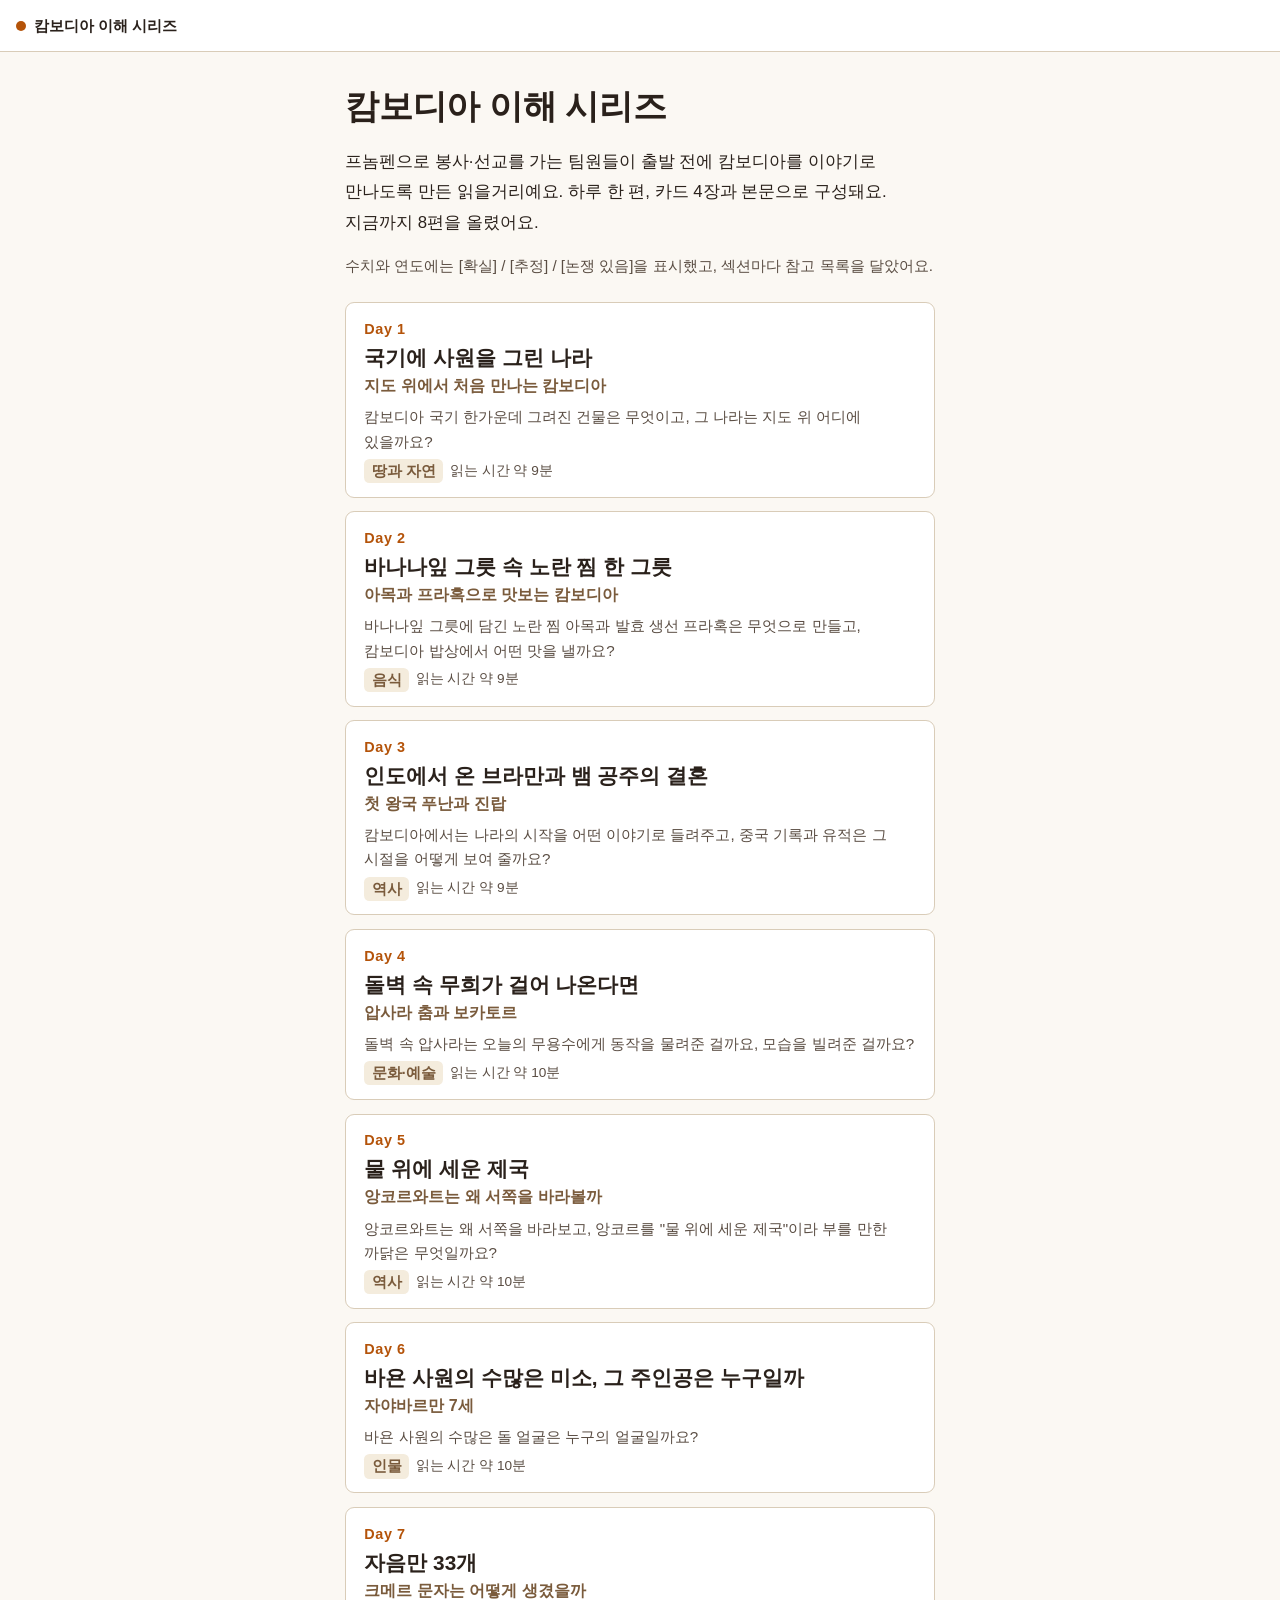
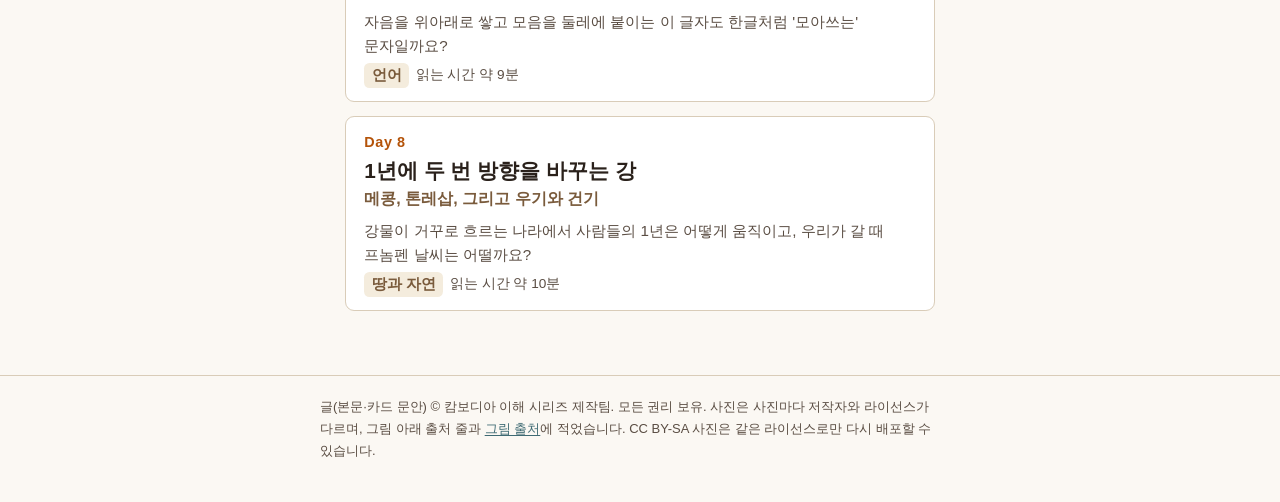
<file: index.html>
<!DOCTYPE html>
<html lang="ko">
<head>
<meta charset="utf-8">
<meta name="viewport" content="width=device-width, initial-scale=1">
<meta name="robots" content="noindex, nofollow">
<title>캄보디아 이해 시리즈</title>
<meta name="description" content="프놈펜 가기 전, 하루 한 편 캄보디아 이야기">
<link rel="stylesheet" href="css/doc.css">
<link rel="stylesheet" href="css/web.css">
</head>
<body class="web">
<header class="site-head"><a href="">캄보디아 이해 시리즈</a></header>
<main>
<article class="doc">
<h1 class="doc-title site-title">캄보디아 이해 시리즈</h1>
<p class="lead">프놈펜으로 봉사·선교를 가는 팀원들이 출발 전에 캄보디아를 이야기로 만나도록 만든 읽을거리예요. 하루 한 편, 카드 4장과 본문으로 구성돼요. 지금까지 8편을 올렸어요.</p>
<p class="lead small">수치와 연도에는 [확실] / [추정] / [논쟁 있음]을 표시했고, 섹션마다 참고 목록을 달았어요.</p>
<ol class="day-list"><li><a href="day01/"><span class="no">Day 1</span><span class="t">국기에 사원을 그린 나라</span><span class="s">지도 위에서 처음 만나는 캄보디아</span><span class="q">캄보디아 국기 한가운데 그려진 건물은 무엇이고, 그 나라는 지도 위 어디에 있을까요?</span><span class="m"><span class="tag">땅과 자연</span>읽는 시간 약 9분</span></a></li><li><a href="day02/"><span class="no">Day 2</span><span class="t">바나나잎 그릇 속 노란 찜 한 그릇</span><span class="s">아목과 프라혹으로 맛보는 캄보디아</span><span class="q">바나나잎 그릇에 담긴 노란 찜 아목과 발효 생선 프라혹은 무엇으로 만들고, 캄보디아 밥상에서 어떤 맛을 낼까요?</span><span class="m"><span class="tag">음식</span>읽는 시간 약 9분</span></a></li><li><a href="day03/"><span class="no">Day 3</span><span class="t">인도에서 온 브라만과 뱀 공주의 결혼</span><span class="s">첫 왕국 푸난과 진랍</span><span class="q">캄보디아에서는 나라의 시작을 어떤 이야기로 들려주고, 중국 기록과 유적은 그 시절을 어떻게 보여 줄까요?</span><span class="m"><span class="tag">역사</span>읽는 시간 약 9분</span></a></li><li><a href="day04/"><span class="no">Day 4</span><span class="t">돌벽 속 무희가 걸어 나온다면</span><span class="s">압사라 춤과 보카토르</span><span class="q">돌벽 속 압사라는 오늘의 무용수에게 동작을 물려준 걸까요, 모습을 빌려준 걸까요?</span><span class="m"><span class="tag">문화·예술</span>읽는 시간 약 10분</span></a></li><li><a href="day05/"><span class="no">Day 5</span><span class="t">물 위에 세운 제국</span><span class="s">앙코르와트는 왜 서쪽을 바라볼까</span><span class="q">앙코르와트는 왜 서쪽을 바라보고, 앙코르를 &quot;물 위에 세운 제국&quot;이라 부를 만한 까닭은 무엇일까요?</span><span class="m"><span class="tag">역사</span>읽는 시간 약 10분</span></a></li><li><a href="day06/"><span class="no">Day 6</span><span class="t">바욘 사원의 수많은 미소, 그 주인공은 누구일까</span><span class="s">자야바르만 7세</span><span class="q">바욘 사원의 수많은 돌 얼굴은 누구의 얼굴일까요?</span><span class="m"><span class="tag">인물</span>읽는 시간 약 10분</span></a></li><li><a href="day07/"><span class="no">Day 7</span><span class="t">자음만 33개</span><span class="s">크메르 문자는 어떻게 생겼을까</span><span class="q">자음을 위아래로 쌓고 모음을 둘레에 붙이는 이 글자도 한글처럼 &#x27;모아쓰는&#x27; 문자일까요?</span><span class="m"><span class="tag">언어</span>읽는 시간 약 9분</span></a></li><li><a href="day08/"><span class="no">Day 8</span><span class="t">1년에 두 번 방향을 바꾸는 강</span><span class="s">메콩, 톤레삽, 그리고 우기와 건기</span><span class="q">강물이 거꾸로 흐르는 나라에서 사람들의 1년은 어떻게 움직이고, 우리가 갈 때 프놈펜 날씨는 어떨까요?</span><span class="m"><span class="tag">땅과 자연</span>읽는 시간 약 10분</span></a></li></ol>
</article>

</main>
<footer class="site-foot"><p>글(본문·카드 문안) © 캄보디아 이해 시리즈 제작팀. 모든 권리 보유. 사진은 사진마다 저작자와 라이선스가 다르며, 그림 아래 출처 줄과 <a href="credits.html">그림 출처</a>에 적었습니다. CC BY-SA 사진은 같은 라이선스로만 다시 배포할 수 있습니다.</p></footer>
</body>
</html>
</file>
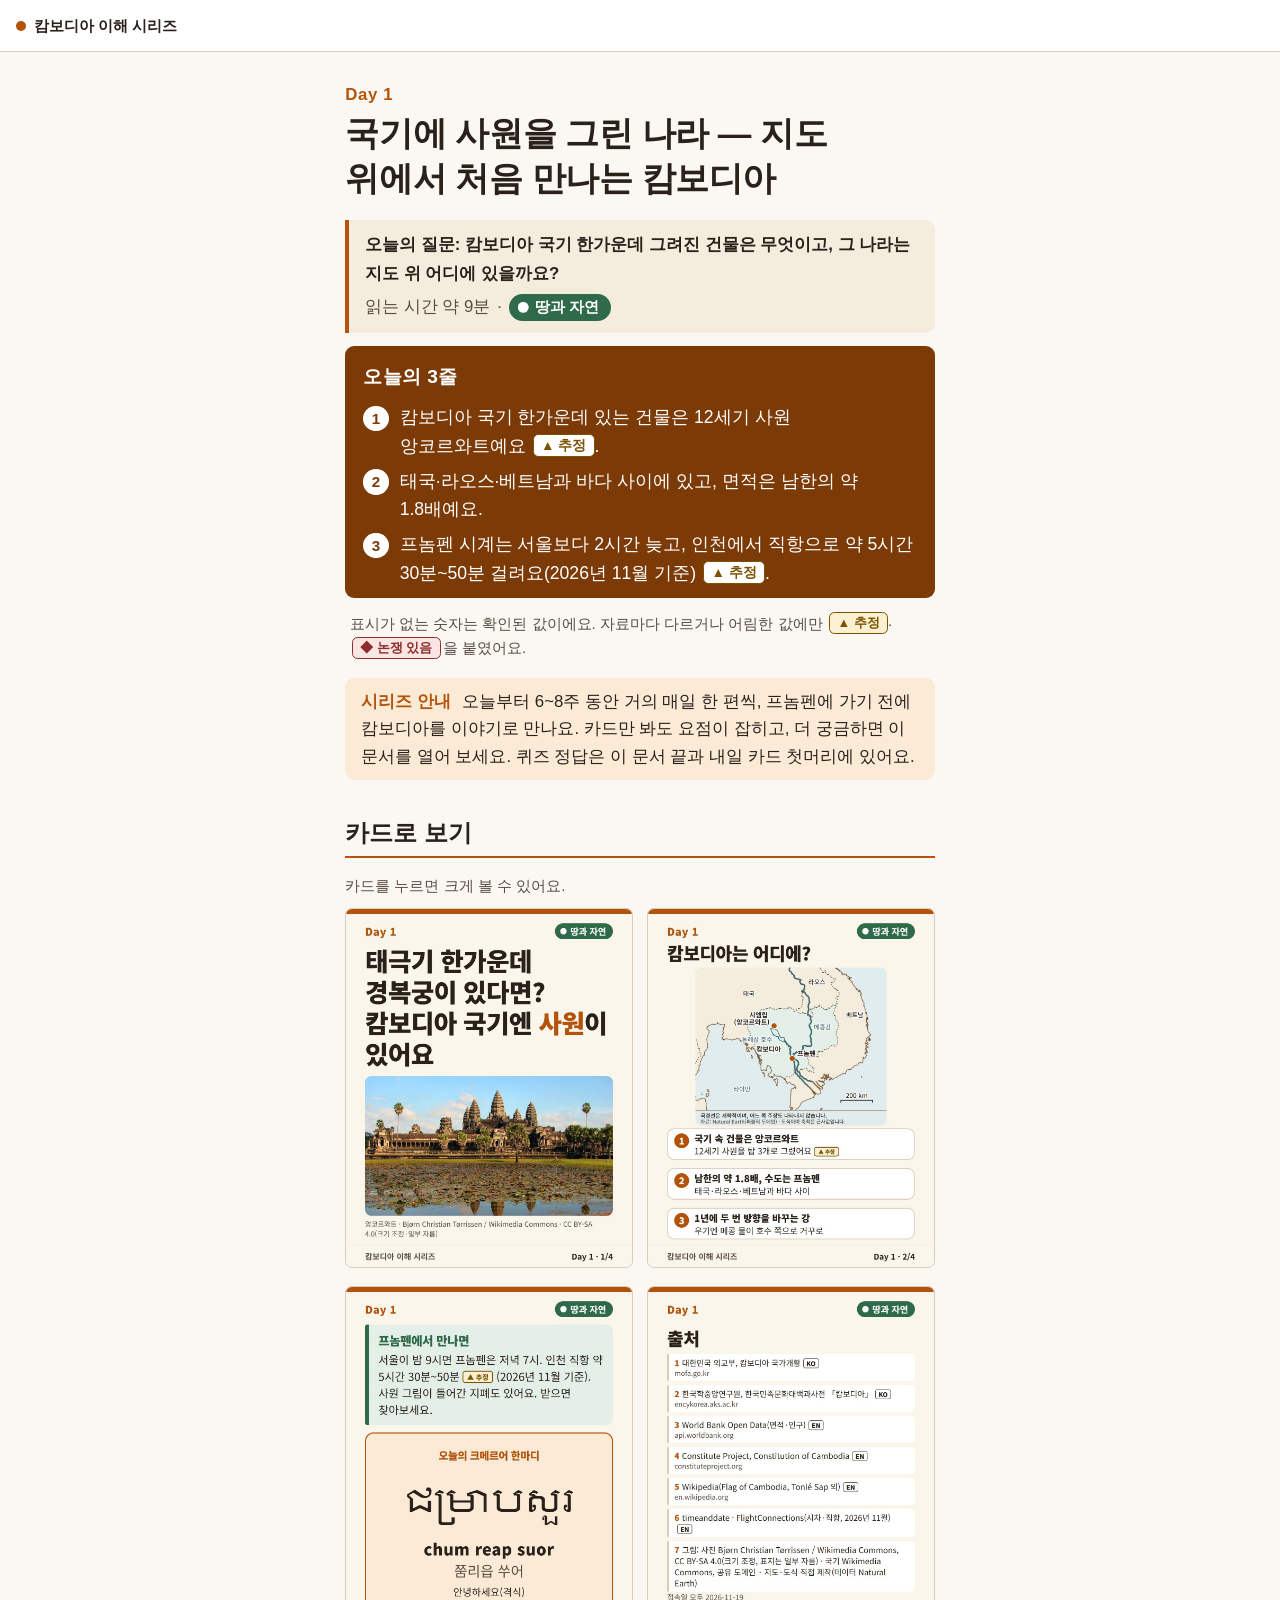
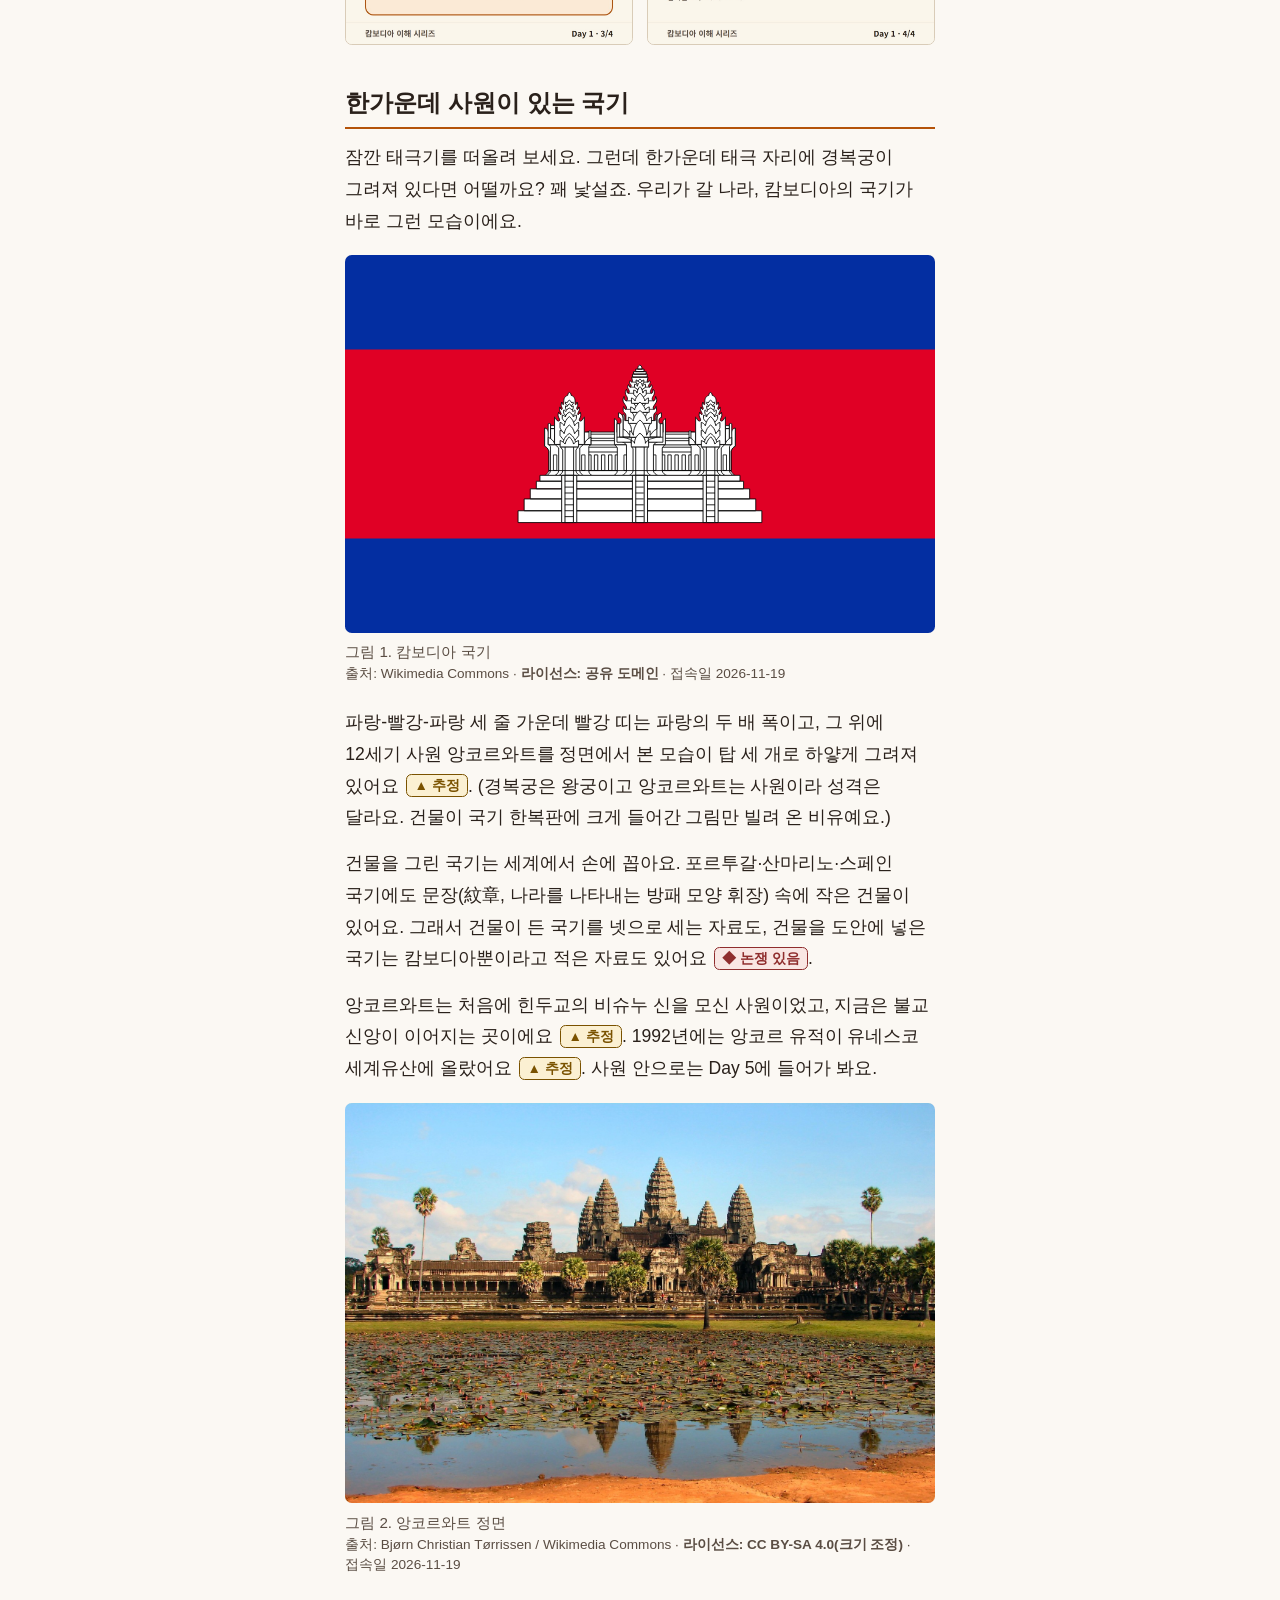
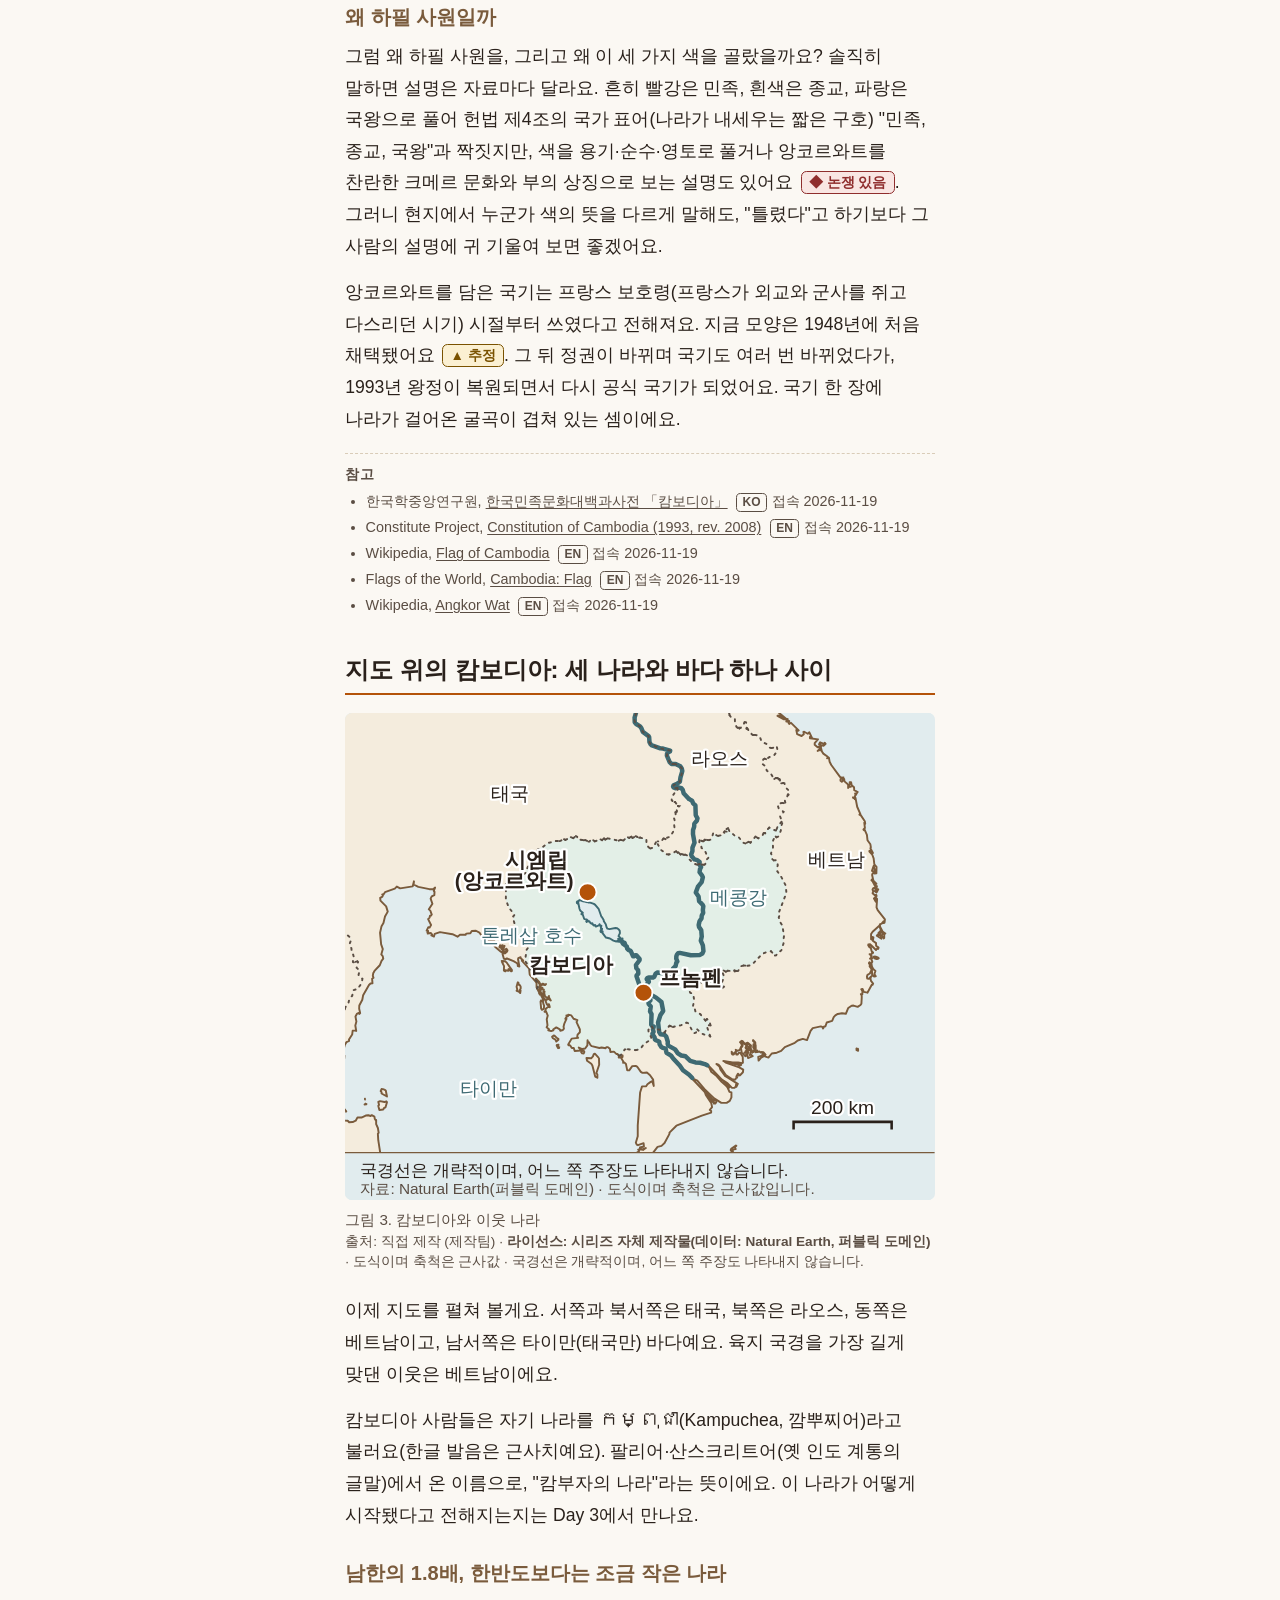
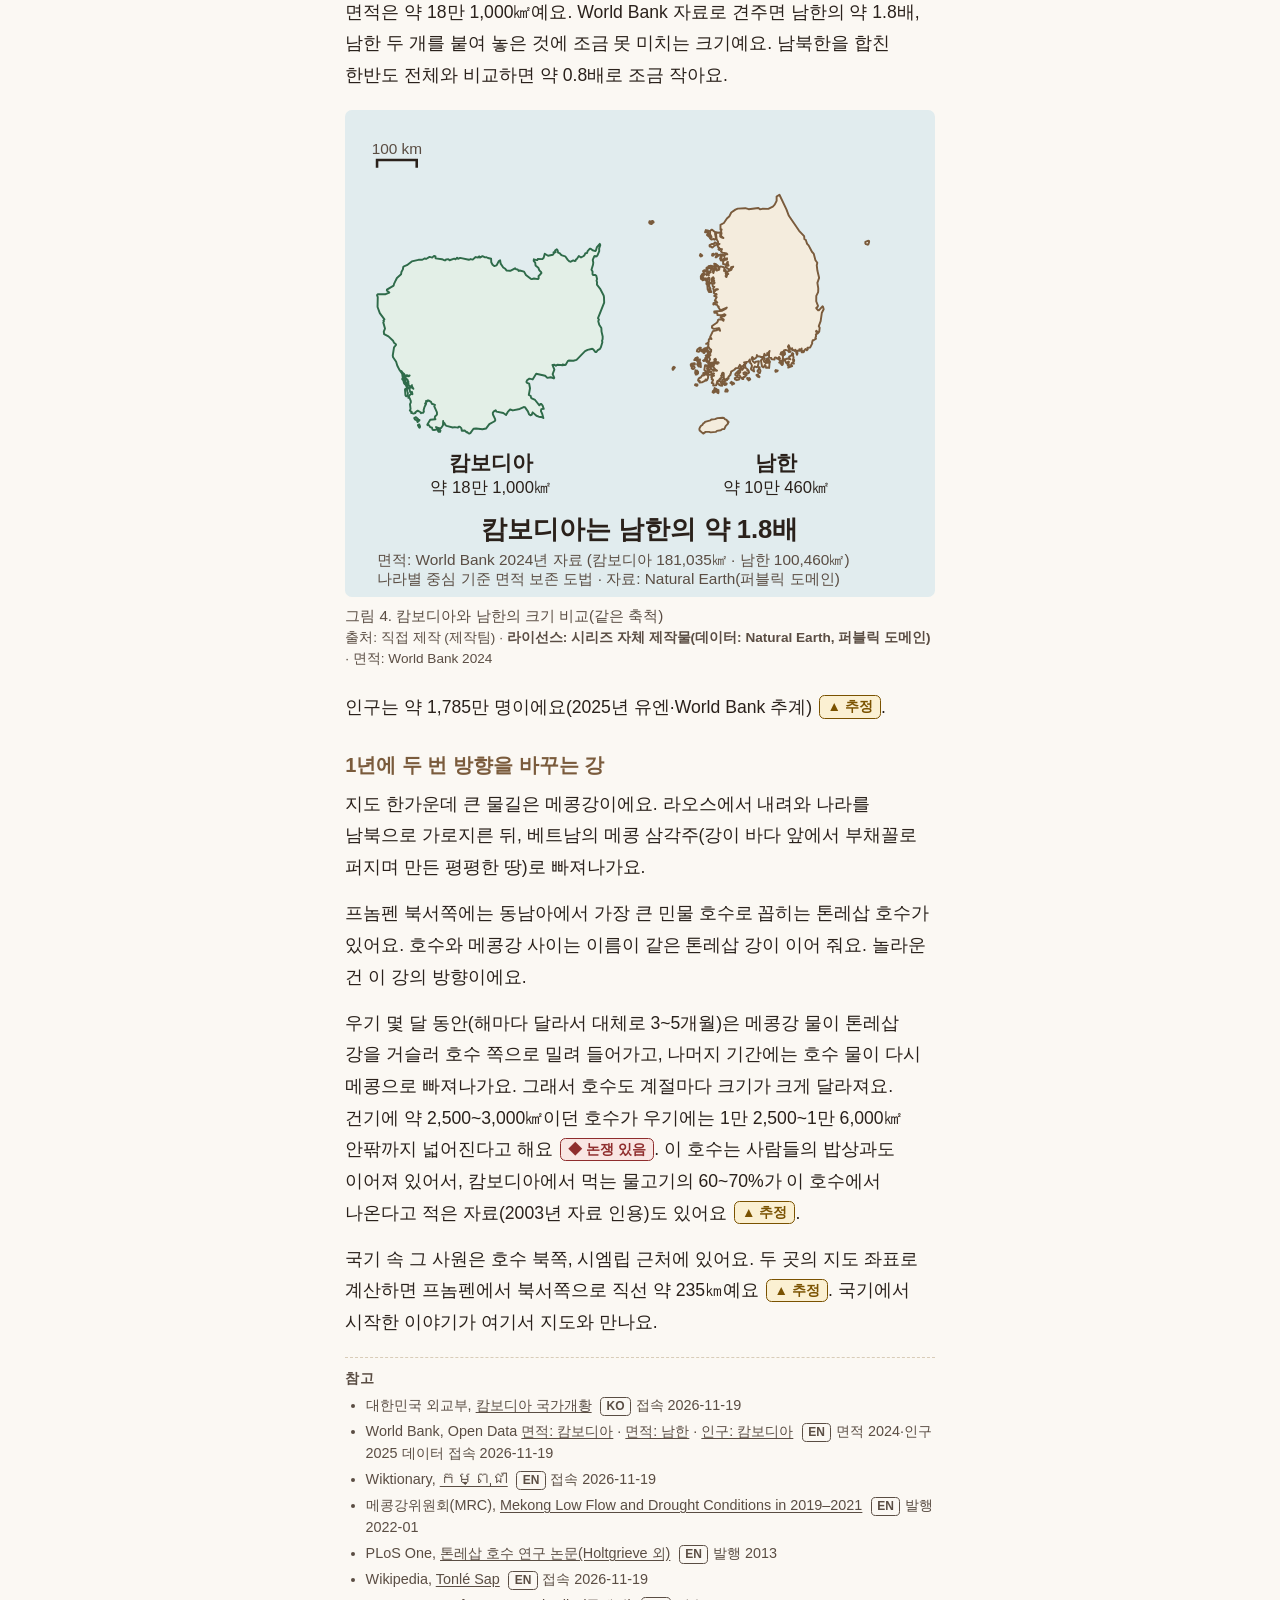
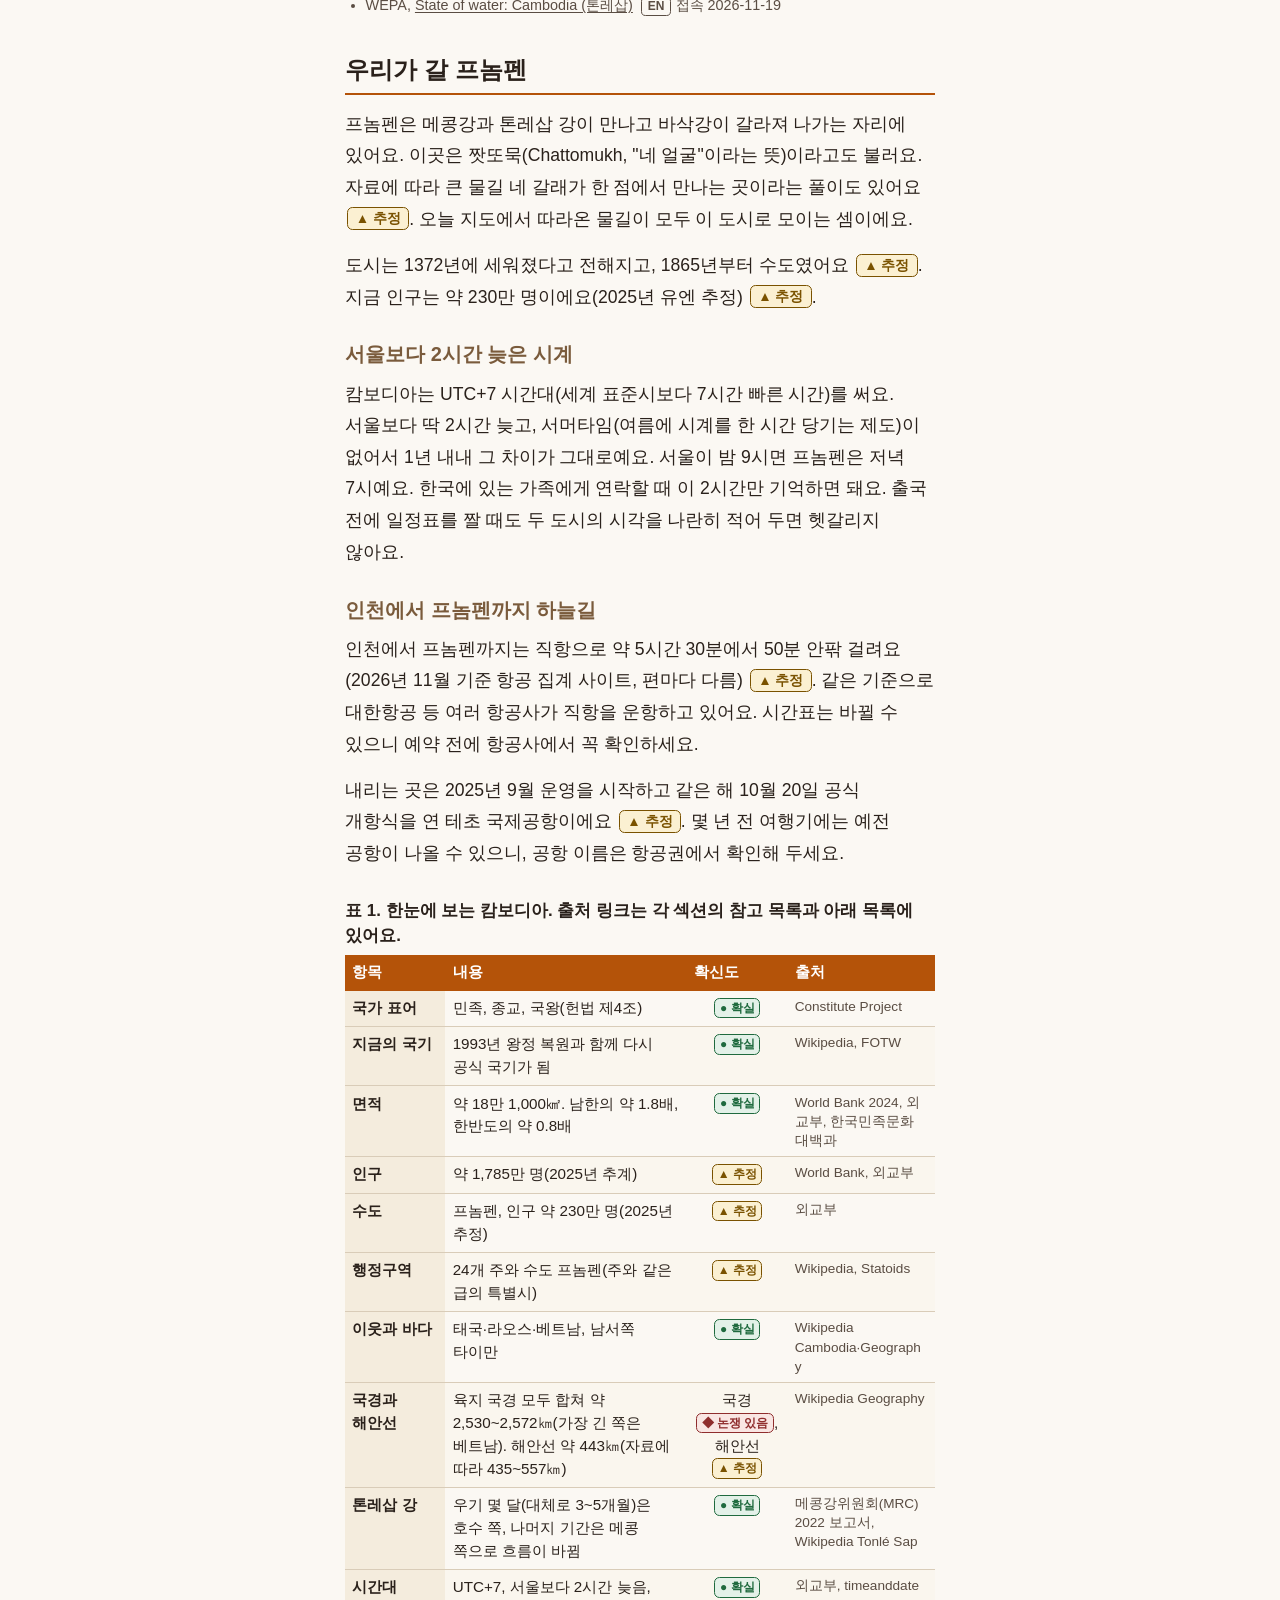
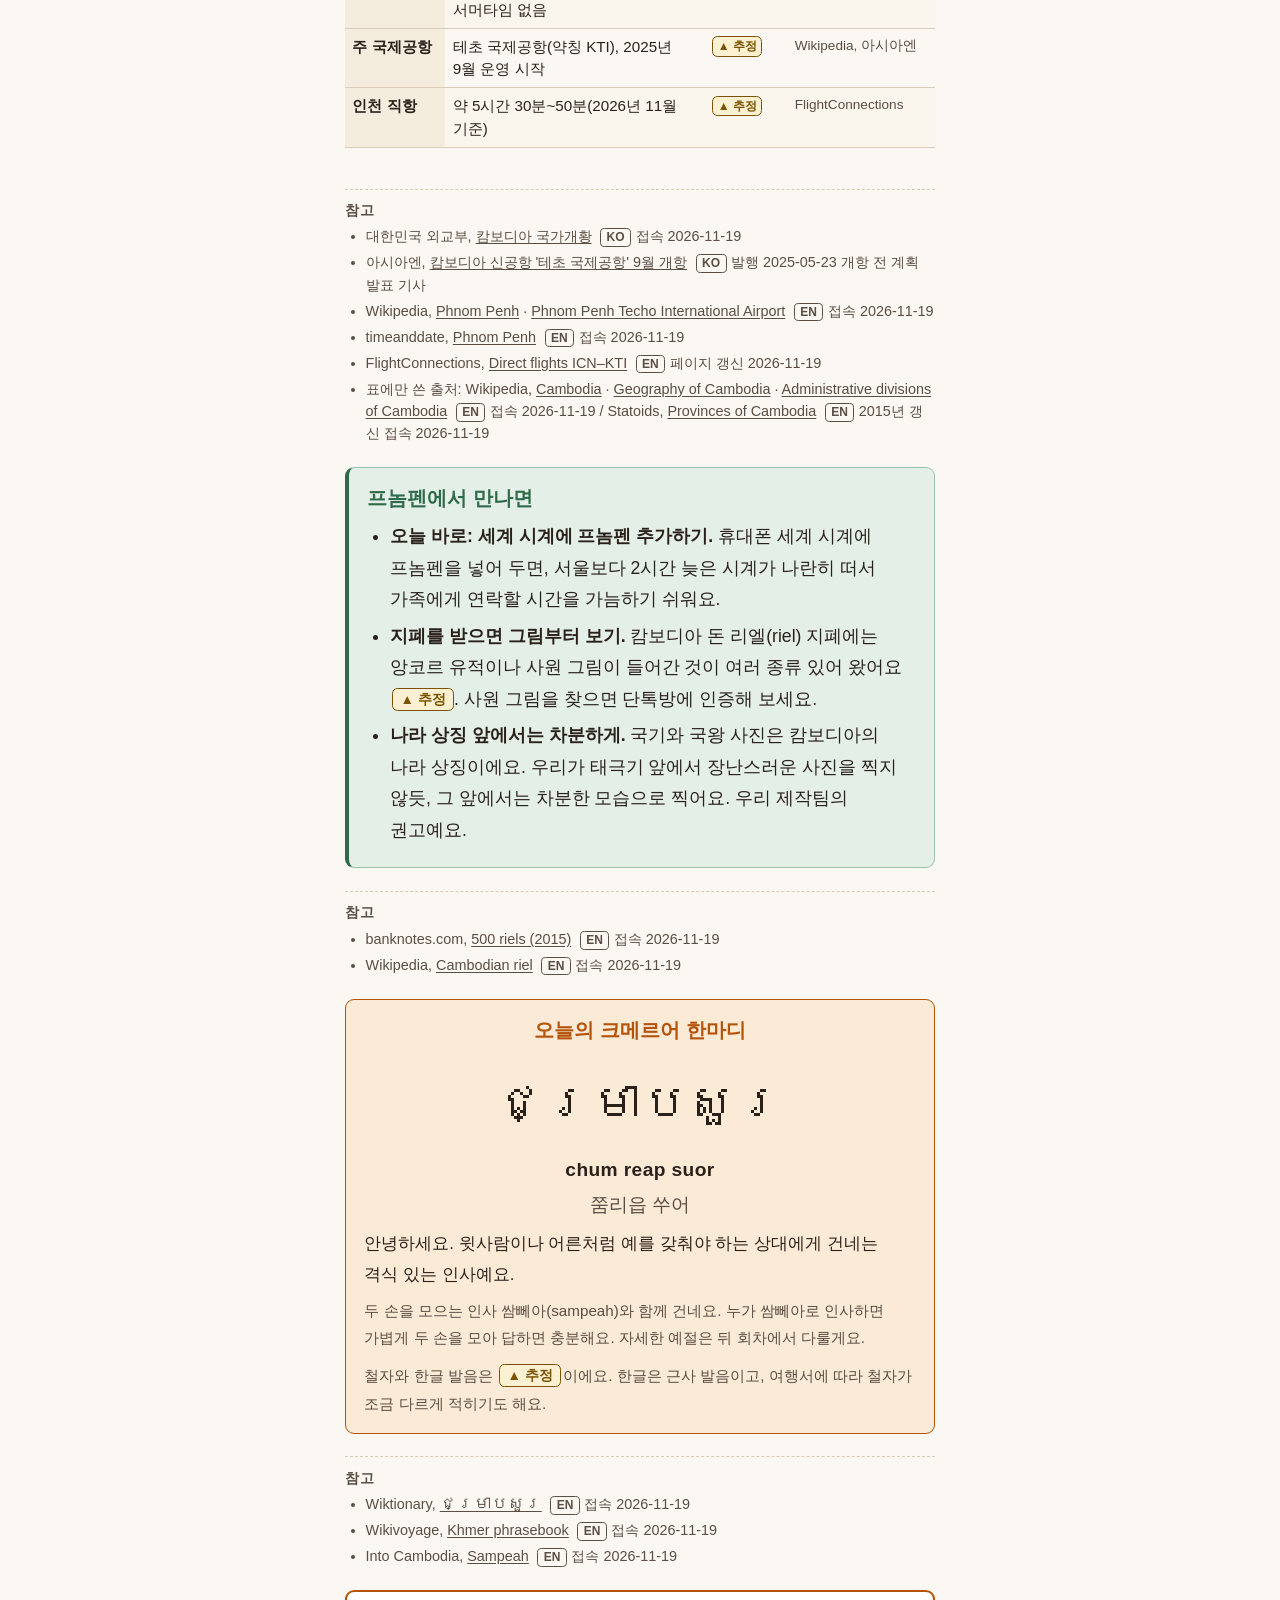
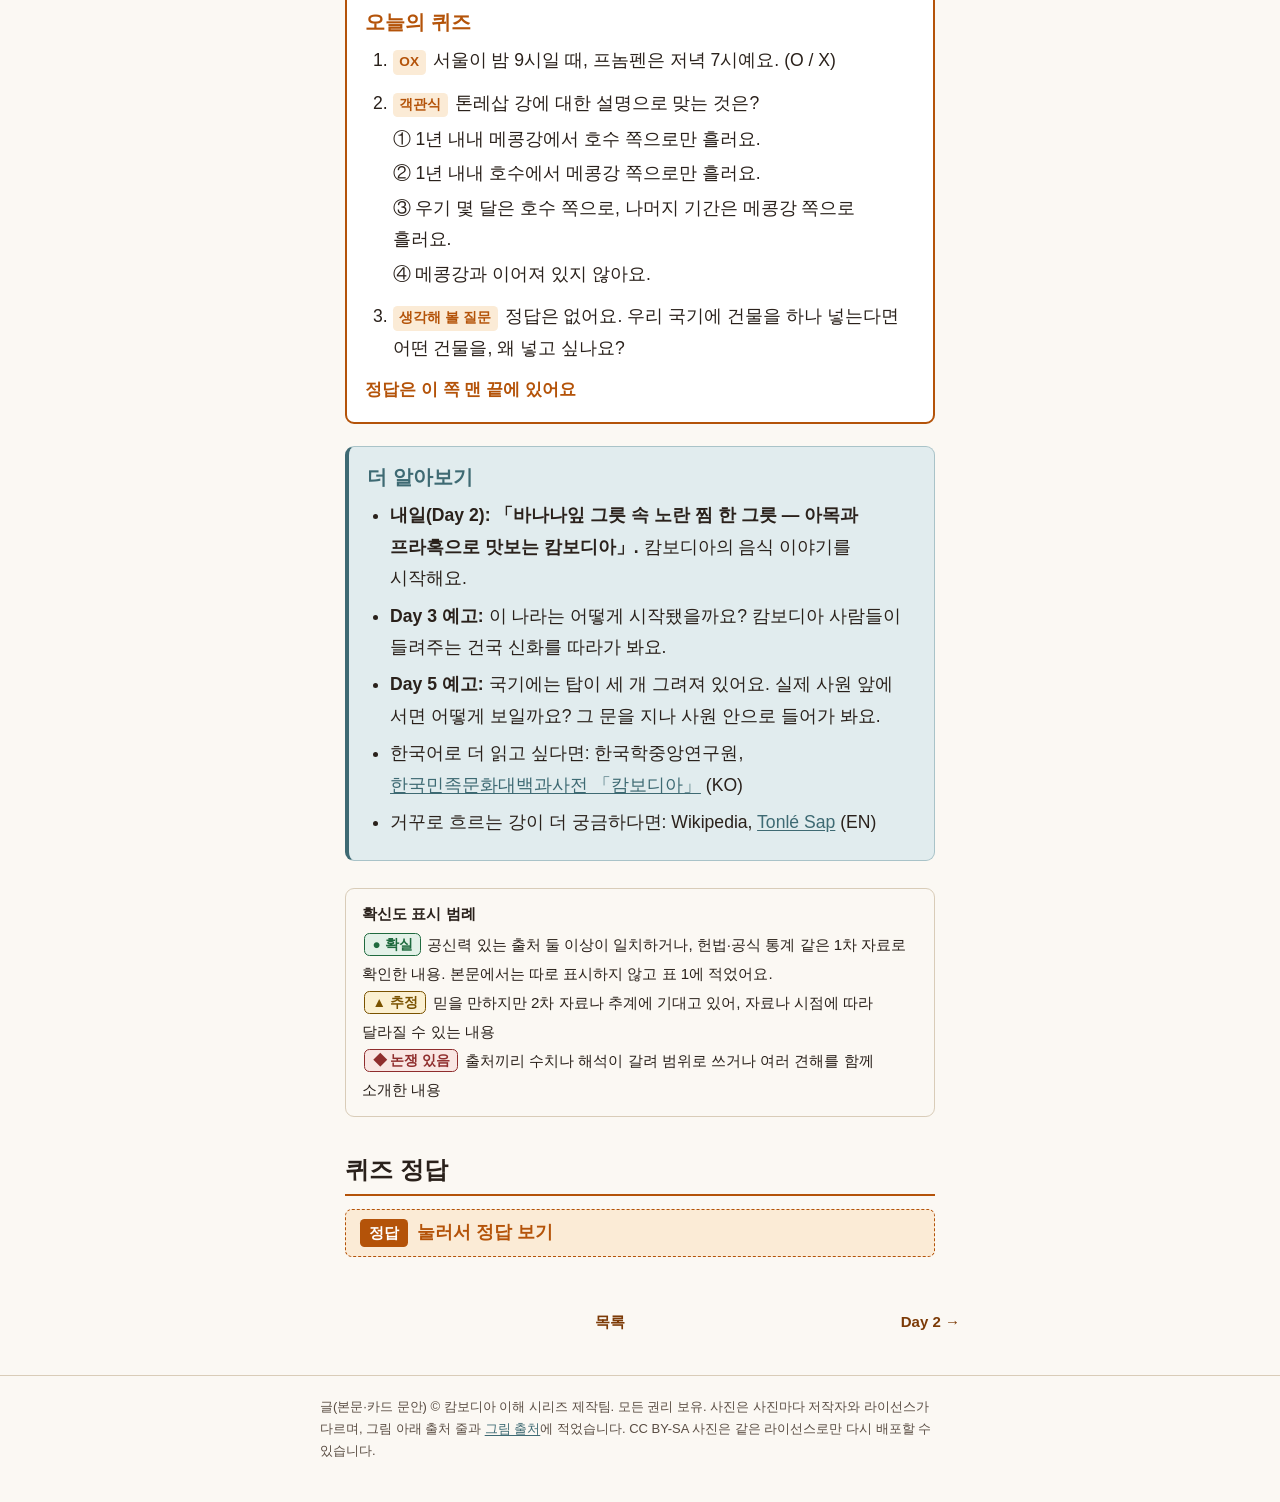
<file: day01/index.html>
<!DOCTYPE html>
<html lang="ko">
<head>
<meta charset="utf-8">
<meta name="viewport" content="width=device-width, initial-scale=1">
<meta name="robots" content="noindex, nofollow">
<title>Day 1. 국기에 사원을 그린 나라 | 캄보디아 이해 시리즈</title>
<meta name="description" content="캄보디아 국기 한가운데 그려진 건물은 무엇이고, 그 나라는 지도 위 어디에 있을까요?">
<link rel="stylesheet" href="../css/doc.css">
<link rel="stylesheet" href="../css/web.css">
</head>
<body class="web">
<header class="site-head"><a href="../">캄보디아 이해 시리즈</a></header>
<main>
<article class="doc">
<h1 class="doc-title"><span class="day-no">Day 1</span>국기에 사원을 그린 나라 — 지도 위에서 처음 만나는 캄보디아</h1>
<blockquote class="meta"><p><span class="q">오늘의 질문: 캄보디아 국기 한가운데 그려진 건물은 무엇이고, 그 나라는 지도 위 어디에 있을까요?</span><span class="read-time">읽는 시간 약 9분</span><span class="sep">·</span><span class="tag t-land">땅과 자연</span></p></blockquote>
<section class="box summary3"><span class="summary-title">오늘의 3줄</span><ol><li>캄보디아 국기 한가운데 있는 건물은 12세기 사원 앙코르와트예요 <span class="nb"><span class="badge b-guess">추정</span>.</span></li><li>태국·라오스·베트남과 바다 사이에 있고, 면적은 남한의 약 1.8배예요.</li><li>프놈펜 시계는 서울보다 2시간 늦고, 인천에서 직항으로 약 5시간 30분~50분 걸려요(2026년 11월 기준) <span class="nb"><span class="badge b-guess">추정</span>.</span></li></ol></section>
<p class="note-confidence">표시가 없는 숫자는 확인된 값이에요. 자료마다 다르거나 어림한 값에만 <span class="nb"><span class="badge b-guess">추정</span>·</span><span class="badge b-dispute">논쟁 있음</span>을 붙였어요.</p>
<p class="prev-answer series-intro"><strong>시리즈 안내</strong> 오늘부터 6~8주 동안 거의 매일 한 편씩, 프놈펜에 가기 전에 캄보디아를 이야기로 만나요. 카드만 봐도 요점이 잡히고, 더 궁금하면 이 문서를 열어 보세요. 퀴즈 정답은 이 문서 끝과 내일 카드 첫머리에 있어요.</p>
<section class="web-cards" aria-label="카드">
<h2>카드로 보기</h2>
<p class="hint">카드를 누르면 크게 볼 수 있어요.</p>
<ul><li><a href="cards/card1.jpg"><img src="cards/card1.jpg" width="1080" height="1350" loading="lazy" alt="Day 1 카드 1장"></a></li><li><a href="cards/card2.jpg"><img src="cards/card2.jpg" width="1080" height="1350" loading="lazy" alt="Day 1 카드 2장"></a></li><li><a href="cards/card3.jpg"><img src="cards/card3.jpg" width="1080" height="1350" loading="lazy" alt="Day 1 카드 3장"></a></li><li><a href="cards/card4.jpg"><img src="cards/card4.jpg" width="1080" height="1350" loading="lazy" alt="Day 1 카드 4장"></a></li></ul>
</section>
<section class="sec"><h2>한가운데 사원이 있는 국기</h2>
<p>잠깐 태극기를 떠올려 보세요. 그런데 한가운데 태극 자리에 경복궁이 그려져 있다면 어떨까요? 꽤 낯설죠. 우리가 갈 나라, 캄보디아의 국기가 바로 그런 모습이에요.</p>
<figure class="fig"><img alt="캄보디아 국기. 파랑, 빨강, 파랑의 가로 띠가 1대 2대 1 비율로 놓이고, 가운데 빨간 띠 위에 탑 세 개로 그린 흰색 앙코르와트가 있다." src="../assets/day01/flag.svg"><figcaption>그림 1. 캄보디아 국기<span class="credit">출처: Wikimedia Commons · <span class="license">라이선스: 공유 도메인</span> · 접속일 2026-11-19</span></figcaption></figure>
<p>파랑-빨강-파랑 세 줄 가운데 빨강 띠는 파랑의 두 배 폭이고, 그 위에 12세기 사원 앙코르와트를 정면에서 본 모습이 탑 세 개로 하얗게 그려져 있어요 <span class="nb"><span class="badge b-guess">추정</span>.</span> (경복궁은 왕궁이고 앙코르와트는 사원이라 성격은 달라요. 건물이 국기 한복판에 크게 들어간 그림만 빌려 온 비유예요.)</p>
<p>건물을 그린 국기는 세계에서 손에 꼽아요. 포르투갈·산마리노·스페인 국기에도 문장(紋章, 나라를 나타내는 방패 모양 휘장) 속에 작은 건물이 있어요. 그래서 건물이 든 국기를 넷으로 세는 자료도, 건물을 도안에 넣은 국기는 캄보디아뿐이라고 적은 자료도 있어요 <span class="nb"><span class="badge b-dispute">논쟁 있음</span>.</span></p>
<p>앙코르와트는 처음에 힌두교의 비슈누 신을 모신 사원이었고, 지금은 불교 신앙이 이어지는 곳이에요 <span class="nb"><span class="badge b-guess">추정</span>.</span> 1992년에는 앙코르 유적이 유네스코 세계유산에 올랐어요 <span class="nb"><span class="badge b-guess">추정</span>.</span> 사원 안으로는 Day 5에 들어가 봐요.</p>
<figure class="fig"><img alt="앙코르와트 정면. 늦은 오후 햇빛 속에 탑들이 솟아 있고, 앞의 연못 수면에 탑 그림자가 비친다." src="../assets/day01/angkor-wat.jpg"><figcaption>그림 2. 앙코르와트 정면<span class="credit">출처: Bjørn Christian Tørrissen / Wikimedia Commons · <span class="license">라이선스: CC BY-SA 4.0(크기 조정)</span> · 접속일 2026-11-19</span></figcaption></figure>
<h3>왜 하필 사원일까</h3>
<p>그럼 왜 하필 사원을, 그리고 왜 이 세 가지 색을 골랐을까요? 솔직히 말하면 설명은 자료마다 달라요. 흔히 빨강은 민족, 흰색은 종교, 파랑은 국왕으로 풀어 헌법 제4조의 국가 표어(나라가 내세우는 짧은 구호) "민족, 종교, 국왕"과 짝짓지만, 색을 용기·순수·영토로 풀거나 앙코르와트를 찬란한 크메르 문화와 부의 상징으로 보는 설명도 있어요 <span class="nb"><span class="badge b-dispute">논쟁 있음</span>.</span> 그러니 현지에서 누군가 색의 뜻을 다르게 말해도, "틀렸다"고 하기보다 그 사람의 설명에 귀 기울여 보면 좋겠어요.</p>
<p>앙코르와트를 담은 국기는 프랑스 보호령(프랑스가 외교와 군사를 쥐고 다스리던 시기) 시절부터 쓰였다고 전해져요. 지금 모양은 1948년에 처음 채택됐어요 <span class="nb"><span class="badge b-guess">추정</span>.</span> 그 뒤 정권이 바뀌며 국기도 여러 번 바뀌었다가, 1993년 왕정이 복원되면서 다시 공식 국기가 되었어요. 국기 한 장에 나라가 걸어온 굴곡이 겹쳐 있는 셈이에요.</p>
<aside class="refs"><h4>참고</h4><ul><li>한국학중앙연구원, <a href="https://encykorea.aks.ac.kr/Article/E0058614">한국민족문화대백과사전 「캄보디아」</a> <span class="lang">KO</span><span class="date">접속 2026-11-19</span></li><li>Constitute Project, <a href="https://www.constituteproject.org/constitution/Cambodia_2008">Constitution of Cambodia (1993, rev. 2008)</a> <span class="lang">EN</span><span class="date">접속 2026-11-19</span></li><li>Wikipedia, <a href="https://en.wikipedia.org/wiki/Flag_of_Cambodia">Flag of Cambodia</a> <span class="lang">EN</span><span class="date">접속 2026-11-19</span></li><li>Flags of the World, <a href="https://www.crwflags.com/fotw/flags/kh.html">Cambodia: Flag</a> <span class="lang">EN</span><span class="date">접속 2026-11-19</span></li><li>Wikipedia, <a href="https://en.wikipedia.org/wiki/Angkor_Wat">Angkor Wat</a> <span class="lang">EN</span><span class="date">접속 2026-11-19</span></li></ul></aside>
</section>
<section class="sec"><h2>지도 위의 캄보디아: 세 나라와 바다 하나 사이</h2>
<figure class="map"><svg xmlns="http://www.w3.org/2000/svg" id="map-indochina" viewBox="0 0 920 760" role="img" aria-label="캄보디아와 이웃 나라 지도. 캄보디아의 서쪽과 북서쪽에 태국, 북쪽에 라오스, 동쪽에 베트남이 있고 남서쪽은 타이만이다. 메콩강이 북쪽에서 내려와 프놈펜에서 톤레삽 강과 만나고, 북서쪽에 톤레삽 호수와 시엠립(앙코르와트)이 있다.">
<title>캄보디아와 이웃 나라 지도</title><desc>캄보디아의 서쪽과 북서쪽에 태국, 북쪽과 북동쪽에 라오스, 동쪽과 남동쪽에 베트남이 있고 남서쪽은 타이만에 닿는다. 메콩강과 톤레삽 호수, 프놈펜, 시엠립(앙코르와트)의 위치를 표시했다.</desc>
<style>
  #map-indochina .svg-water  { fill: #E1ECEE; }
  #map-indochina .svg-land   { fill: #F4ECDD; stroke: none; }
  #map-indochina .svg-land2  { fill: #E3EFE7; stroke: none; }
  #map-indochina .svg-coast  { fill: none; stroke: #7A5B3C; stroke-width: 3; stroke-linejoin: round; }
  #map-indochina .svg-outline  { stroke: #7A5B3C; stroke-width: 3; stroke-linejoin: round; }
  #map-indochina .svg-outline2 { stroke: #2F6B4A; stroke-width: 3; stroke-linejoin: round; }
  #map-indochina .svg-river  { fill: none; stroke: #3E6A73; stroke-width: 7; stroke-linecap: round; stroke-linejoin: round; }
  #map-indochina .svg-lake   { fill: #E1ECEE; stroke: #3E6A73; stroke-width: 3; stroke-linejoin: round; }
  #map-indochina .svg-border { fill: none; stroke: #5A4D43; stroke-width: 3; stroke-dasharray: 3 8; stroke-linecap: round; }
  #map-indochina .svg-pin    { fill: #B45309; stroke: #fff; stroke-width: 3; }
  #map-indochina .svg-label  { fill: #2A211B; font: 700 32px "Noto Sans KR", "Malgun Gothic", sans-serif; paint-order: stroke; stroke: #fff; stroke-width: 7px; stroke-linejoin: round; }
  #map-indochina .svg-label-sm { font-size: 30px; font-weight: 500; }
  #map-indochina .svg-label-water { fill: #3E6A73; }
  #map-indochina .svg-note   { fill: #2A211B; font: 500 26px "Noto Sans KR", "Malgun Gothic", sans-serif; }
  #map-indochina .svg-note-sm { fill: #5A4D43; font: 500 24px "Noto Sans KR", "Malgun Gothic", sans-serif; }
  #map-indochina .svg-line   { stroke: #7A5B3C; stroke-width: 2; fill: none; }
  #map-indochina .svg-scale  { stroke: #2A211B; stroke-width: 4; fill: none; }
</style>
<defs><clipPath id="mapclip"><rect x="0" y="0" width="920" height="686"/></clipPath></defs>
<rect class="svg-water" x="0" y="0" width="920" height="760"/>
<g clip-path="url(#mapclip)">
<g class="svg-land"><path d="M681.3,169.7 L679.5,166.2 L680.4,165.1 L678.9,161.3 L684.5,154.2 L676.5,148.3 L675.1,142.4 L687.0,139.7 L686.3,136.4 L689.2,133.1 L690.2,127.9 L692.4,127.6 L693.2,121.8 L686.8,115.4 L685.7,109.6 L680.7,109.8 L679.1,108.9 L678.6,103.7 L676.4,103.4 L674.9,101.3 L671.8,101.3 L669.8,103.1 L668.8,102.4 L664.4,94.5 L658.0,89.7 L656.9,83.6 L650.5,78.8 L653.6,71.5 L657.7,71.8 L663.5,68.1 L669.3,66.4 L675.1,58.7 L674.3,53.7 L665.3,54.8 L663.0,54.1 L658.0,48.5 L650.0,44.5 L647.2,36.8 L642.6,34.4 L634.6,33.4 L633.7,30.1 L629.7,27.3 L627.9,24.0 L626.3,24.3 L626.9,16.7 L625.5,14.5 L623.5,14.4 L621.4,18.8 L618.2,21.1 L616.8,23.7 L615.5,24.1 L615.2,22.8 L612.7,23.1 L610.9,21.7 L608.5,16.1 L608.4,9.6 L602.8,7.4 L600.1,3.5 L599.5,-23.2 L598.8,-24.6 L596.5,-22.5 L589.4,-25.2 L587.4,-29.5 L588.0,-31.3 L581.0,-40.0 L637.9,-40.0 L647.5,-33.0 L648.7,-30.6 L648.2,-27.1 L655.1,-18.7 L649.9,-14.3 L654.0,-14.9 L653.9,-16.4 L656.1,-17.7 L688.3,8.9 L690.9,9.6 L687.6,9.3 L677.5,4.0 L674.9,4.4 L684.9,10.0 L687.5,9.6 L690.9,12.0 L689.1,12.0 L688.6,13.2 L693.2,12.6 L692.0,15.2 L693.2,17.2 L696.0,15.3 L707.9,27.2 L706.7,27.8 L704.2,26.6 L705.5,32.9 L712.5,35.9 L715.9,33.0 L715.3,29.5 L716.5,29.2 L722.1,32.4 L724.6,30.1 L728.9,39.4 L725.4,37.2 L725.6,39.5 L738.0,41.1 L732.9,46.9 L732.9,49.4 L737.5,53.4 L740.0,51.9 L740.4,56.4 L737.5,59.2 L741.8,57.6 L742.5,58.6 L741.1,53.1 L741.6,49.1 L739.7,48.7 L741.4,45.8 L747.4,48.1 L748.5,46.3 L750.0,48.1 L747.1,51.0 L743.1,50.4 L742.5,53.5 L744.2,59.9 L746.4,63.4 L753.3,68.2 L753.9,69.7 L752.2,70.6 L755.1,69.7 L756.2,76.1 L758.8,81.1 L772.4,99.6 L774.6,100.9 L777.7,100.6 L776.4,103.6 L775.5,102.4 L773.2,103.2 L773.2,105.8 L775.2,107.3 L778.9,102.9 L779.4,106.7 L785.1,111.7 L785.1,116.9 L786.3,115.2 L789.2,115.2 L787.1,114.3 L786.4,112.8 L788.6,109.9 L787.4,108.1 L789.7,108.1 L790.6,112.8 L794.3,116.0 L794.6,120.3 L800.0,123.3 L798.4,125.3 L796.0,125.6 L797.7,127.4 L796.5,126.8 L795.5,131.5 L792.6,131.6 L793.2,132.7 L795.0,132.6 L795.5,134.4 L796.5,132.1 L799.2,146.3 L804.4,158.3 L802.8,158.5 L805.0,159.8 L811.1,168.8 L811.8,172.9 L810.3,171.3 L811.3,179.5 L809.0,181.7 L809.5,182.8 L810.1,180.5 L814.4,190.1 L815.3,198.5 L819.8,204.9 L820.6,209.6 L819.8,210.9 L823.8,218.4 L822.2,218.2 L820.3,215.4 L818.4,215.0 L818.3,216.4 L822.6,220.8 L824.9,226.9 L826.0,236.4 L829.4,240.2 L829.2,250.1 L826.3,250.5 L826.6,244.6 L824.8,238.9 L822.3,246.2 L823.2,245.8 L823.8,247.7 L825.4,248.6 L822.7,251.5 L822.6,253.3 L824.5,261.8 L829.2,266.3 L827.7,267.3 L828.3,269.6 L822.1,259.7 L821.4,261.1 L823.2,262.7 L827.7,271.4 L830.0,270.3 L829.1,273.9 L832.1,275.1 L829.4,280.1 L826.6,278.1 L828.9,275.5 L825.7,273.1 L824.3,273.5 L823.2,275.5 L824.3,278.4 L823.2,281.3 L827.2,284.7 L828.8,283.7 L829.4,284.7 L829.3,286.3 L827.7,286.6 L828.3,289.4 L826.6,288.3 L825.4,289.4 L828.3,294.7 L829.1,288.9 L830.3,290.2 L829.4,303.4 L831.2,307.5 L841.9,321.2 L842.7,323.4 L841.9,327.3 L839.7,327.9 L841.3,325.5 L840.3,325.1 L837.4,328.5 L834.5,329.7 L835.1,333.8 L838.8,341.0 L843.1,344.0 L841.4,345.4 L841.4,351.2 L840.5,351.8 L837.5,347.2 L839.1,344.3 L837.4,341.3 L836.8,342.5 L835.1,342.5 L835.1,345.4 L832.3,343.6 L836.3,339.3 L833.7,332.0 L823.3,341.4 L820.9,344.8 L820.9,353.0 L822.1,353.6 L823.8,350.7 L823.2,349.5 L824.6,350.0 L823.6,355.4 L828.7,359.1 L828.4,362.5 L831.9,364.9 L832.3,367.6 L831.7,368.1 L830.7,367.0 L828.6,369.9 L819.3,360.8 L816.9,361.1 L818.1,362.9 L816.4,362.3 L818.6,365.8 L820.2,365.5 L821.7,371.5 L824.0,373.8 L823.6,375.0 L822.1,374.6 L820.9,377.4 L818.6,376.3 L821.5,378.6 L820.9,379.9 L822.6,382.7 L820.4,382.1 L819.2,383.3 L820.9,383.3 L822.8,388.1 L821.4,390.5 L822.2,395.5 L824.6,400.0 L827.7,402.6 L826.0,407.5 L828.3,410.7 L825.6,411.2 L823.8,409.5 L822.6,410.1 L822.1,398.5 L818.6,388.8 L817.5,390.3 L819.1,392.9 L818.6,395.3 L821.5,399.3 L821.2,401.8 L819.0,406.5 L815.3,408.6 L814.4,411.4 L814.9,414.3 L817.5,414.8 L820.9,411.0 L820.0,414.5 L820.8,418.1 L824.1,422.3 L823.2,424.1 L822.0,424.1 L815.2,436.4 L809.5,435.2 L807.6,430.5 L805.6,431.0 L807.3,433.7 L807.3,438.7 L805.0,438.7 L806.3,440.8 L805.8,453.6 L802.4,457.3 L800.0,458.5 L793.5,456.5 L789.2,457.3 L784.6,461.4 L781.5,469.4 L775.5,468.5 L768.9,469.6 L765.1,471.8 L762.6,474.6 L760.2,480.3 L751.7,482.9 L749.7,488.8 L747.2,489.6 L746.0,492.3 L744.7,489.7 L742.5,489.0 L729.9,491.8 L726.5,496.1 L720.9,510.4 L714.4,508.6 L706.5,511.0 L701.9,514.6 L686.3,521.4 L680.6,527.3 L673.8,530.1 L665.9,531.3 L660.7,537.7 L654.0,535.5 L656.2,533.0 L652.8,529.3 L649.9,529.0 L649.4,530.2 L646.7,528.2 L643.2,529.0 L643.2,526.7 L640.8,529.6 L640.3,527.3 L637.5,529.0 L637.7,527.7 L640.9,525.2 L640.8,518.2 L639.1,515.7 L640.3,516.2 L640.2,514.1 L636.9,510.4 L636.5,511.7 L639.1,514.2 L638.4,517.4 L640.3,518.6 L639.1,522.0 L640.4,523.6 L639.8,524.5 L638.0,523.2 L637.5,516.8 L636.9,521.7 L639.1,525.5 L635.2,530.2 L635.2,527.3 L633.0,523.2 L633.5,518.8 L628.4,514.4 L624.0,516.3 L619.3,511.5 L616.8,513.0 L616.4,513.9 L618.2,515.4 L619.3,518.6 L616.1,525.5 L612.4,527.1 L609.7,525.5 L610.7,527.9 L604.6,532.6 L603.4,528.4 L603.5,531.4 L604.8,533.1 L606.3,532.8 L609.7,529.6 L610.9,533.1 L612.5,533.1 L614.5,530.1 L616.7,530.1 L620.6,536.5 L620.9,545.7 L619.6,546.5 L613.7,545.3 L604.9,545.4 L590.3,543.0 L595.1,546.0 L615.1,552.9 L621.1,556.1 L620.9,560.6 L616.4,565.3 L613.7,565.8 L614.0,563.5 L613.1,562.8 L610.7,567.2 L612.0,568.9 L610.4,569.4 L609.1,572.1 L604.3,571.6 L594.2,564.9 L585.1,551.1 L582.8,548.7 L579.5,547.7 L584.3,551.6 L585.9,556.7 L593.6,566.9 L613.0,578.7 L610.7,583.3 L611.4,581.3 L610.2,579.8 L609.8,582.8 L608.2,584.7 L603.9,585.0 L597.1,578.0 L588.1,572.1 L565.4,549.5 L564.7,550.0 L568.4,553.3 L571.3,559.7 L578.8,565.6 L587.6,575.6 L594.7,581.7 L596.8,584.0 L599.9,591.1 L603.0,592.1 L603.0,599.8 L600.4,605.2 L595.5,608.4 L587.2,608.3 L576.1,601.3 L560.7,586.6 L549.8,573.7 L540.3,569.2 L561.4,591.4 L563.0,596.0 L571.6,609.0 L572.8,615.0 L569.3,619.4 L571.4,621.0 L571.3,623.6 L556.8,628.2 L517.1,644.0 L506.3,654.9 L506.3,656.7 L498.6,671.0 L493.9,675.4 L487.7,677.0 L480.8,686.1 L460.5,691.9 L449.9,689.1 L449.2,687.8 L452.5,687.7 L458.8,683.9 L458.7,682.1 L457.5,681.3 L458.6,680.6 L465.1,681.8 L469.4,678.9 L464.8,680.5 L460.3,679.4 L460.2,678.0 L466.5,676.5 L465.9,671.2 L457.2,674.4 L455.2,673.4 L453.8,670.5 L456.8,660.3 L456.8,643.7 L460.5,592.2 L463.5,582.6 L469.9,582.4 L471.9,579.4 L477.0,575.6 L478.8,574.7 L479.6,575.4 L481.8,582.1 L481.3,573.9 L479.7,570.2 L472.7,562.1 L469.4,560.9 L464.2,561.6 L461.6,560.0 L456.3,552.3 L453.5,550.6 L448.2,551.0 L443.5,557.6 L440.4,557.6 L438.4,547.7 L435.3,544.8 L434.1,545.9 L434.0,543.6 L430.9,538.4 L433.1,536.8 L433.1,534.2 L428.5,537.7 L427.1,537.6 L427.0,534.2 L430.5,533.5 L436.5,525.0 L441.4,524.6 L453.7,526.1 L460.4,524.7 L466.7,516.3 L478.0,509.2 L477.9,506.4 L473.7,497.7 L473.4,494.7 L474.8,492.2 L478.9,489.4 L480.5,492.1 L493.4,494.8 L498.8,498.6 L502.0,492.7 L506.5,488.0 L511.7,489.9 L524.8,487.1 L532.6,483.3 L534.8,483.5 L540.5,491.7 L542.7,497.2 L545.3,499.5 L547.7,498.6 L549.6,493.7 L556.8,500.2 L561.3,502.1 L568.2,503.2 L570.0,504.7 L565.4,491.2 L566.2,487.5 L570.9,486.9 L568.6,480.3 L564.7,477.5 L562.5,480.1 L554.4,469.8 L547.0,466.3 L545.9,462.1 L542.4,460.2 L544.7,447.1 L543.1,438.3 L539.0,436.7 L537.9,434.9 L539.1,431.7 L543.5,428.6 L549.9,430.2 L556.6,419.3 L573.8,423.2 L578.0,427.3 L584.7,426.2 L590.6,428.5 L591.4,427.2 L588.3,420.0 L591.7,411.4 L588.0,402.4 L592.0,401.9 L594.6,403.9 L597.1,402.1 L608.2,403.1 L607.6,401.8 L613.5,402.3 L617.4,395.3 L619.3,394.2 L628.2,394.5 L634.3,392.9 L650.8,376.2 L655.8,373.8 L664.7,371.8 L670.8,378.3 L672.7,378.2 L675.5,374.4 L680.8,370.5 L684.3,359.6 L683.8,356.5 L685.0,348.2 L682.6,331.8 L678.6,325.7 L676.8,318.8 L678.1,315.7 L676.4,312.9 L688.5,283.3 L688.3,272.3 L687.7,269.2 L680.8,255.8 L674.9,248.1 L674.3,240.8 L675.3,237.4 L673.9,231.0 L672.1,229.7 L667.6,229.5 L666.6,227.9 L666.8,222.8 L664.7,219.5 L667.9,209.4 L667.4,200.6 L670.3,193.8 L672.0,192.8 L673.3,194.0 L674.9,193.6 L676.7,191.5 L680.1,183.6 L680.0,178.5 L682.3,172.0 L681.3,169.7Z"/><path d="M572.8,602.2 L579.5,605.1 L579.4,607.2 L577.7,609.5 L575.6,609.5 L576.0,607.3 L571.6,603.1 L571.0,603.6 L574.1,606.9 L571.6,606.4 L565.8,597.8 L563.1,590.3 L572.8,602.2Z"/><path d="M615.3,547.1 L617.9,548.0 L618.2,549.1 L615.3,550.7 L612.5,548.5 L601.7,546.5 L597.7,544.8 L604.0,546.4 L615.3,547.1Z"/><path d="M652.5,530.4 L655.7,533.7 L654.0,533.1 L651.9,536.7 L649.4,537.7 L645.4,542.4 L644.8,536.7 L650.6,534.5 L652.5,530.4Z"/><path d="M632.9,532.6 L636.3,535.5 L628.9,538.4 L627.8,533.7 L629.5,529.0 L628.9,530.2 L628.2,528.2 L628.9,527.0 L632.2,525.6 L633.9,526.8 L631.7,533.7 L632.9,532.6Z"/><path d="M630.7,524.6 L629.1,525.2 L626.1,522.0 L627.5,518.2 L626.1,516.2 L628.9,516.0 L632.4,519.1 L631.7,523.7 L629.5,520.9 L630.7,524.6Z"/><path d="M831.2,381.0 L832.9,382.7 L831.2,383.9 L829.6,383.0 L829.4,383.9 L826.3,382.9 L824.3,380.4 L826.6,381.0 L826.6,379.8 L831.2,381.0Z"/><path d="M610.2,677.1 L608.3,677.3 L609.7,680.6 L605.2,681.0 L605.3,684.3 L603.3,684.3 L601.7,682.0 L602.6,680.0 L609.9,674.8 L610.7,675.4 L609.7,676.0 L610.2,677.1Z"/><path d="M596.6,579.2 L600.4,583.7 L599.7,584.5 L598.5,583.7 L596.5,580.5 L590.3,575.1 L596.6,579.2Z"/><path d="M396.3,538.4 L396.6,548.8 L392.3,561.8 L393.8,564.0 L393.8,569.2 L390.4,567.3 L386.0,550.0 L384.3,547.3 L377.7,542.6 L376.8,538.3 L384.1,538.8 L386.9,535.7 L388.2,532.3 L389.9,531.6 L396.3,538.4Z"/><path d="M627.8,530.8 L623.2,530.2 L624.4,530.2 L626.6,533.2 L626.5,534.8 L624.9,535.5 L619.2,530.4 L617.6,521.7 L619.8,520.9 L620.5,518.8 L617.6,513.3 L620.3,513.5 L622.3,516.0 L625.6,517.7 L626.1,520.3 L624.9,522.3 L627.6,526.1 L624.9,527.9 L626.9,528.5 L627.8,530.8Z"/><path d="M799.2,523.0 L800.6,524.2 L800.7,527.1 L798.2,526.2 L798.1,523.6 L799.2,523.0Z"/><path d="M836.6,348.6 L837.1,352.3 L829.8,347.5 L830.5,346.4 L834.5,346.4 L836.6,348.6Z"/><path d="M581.0,-40.0 L588.0,-31.3 L587.4,-29.5 L589.4,-25.2 L596.5,-22.5 L598.8,-24.6 L599.5,-23.2 L600.1,3.5 L602.8,7.4 L608.4,9.6 L608.5,16.1 L610.9,21.7 L612.7,23.1 L615.2,22.8 L615.5,24.1 L616.8,23.7 L618.2,21.1 L621.4,18.8 L623.5,14.4 L625.5,14.5 L626.9,16.7 L626.3,24.3 L627.9,24.0 L629.7,27.3 L633.7,30.1 L634.6,33.4 L642.6,34.4 L647.2,36.8 L650.0,44.5 L658.0,48.5 L663.0,54.1 L665.3,54.8 L674.3,53.7 L675.1,58.7 L669.3,66.4 L663.5,68.1 L657.7,71.8 L653.6,71.5 L650.5,78.8 L656.9,83.6 L658.0,89.7 L664.4,94.5 L668.8,102.4 L669.8,103.1 L671.8,101.3 L675.3,101.4 L676.4,103.4 L678.6,103.7 L679.1,108.9 L680.7,109.8 L685.7,109.6 L686.8,115.4 L692.7,120.6 L693.3,123.1 L692.4,127.6 L690.2,127.9 L689.2,133.1 L686.3,136.4 L687.0,139.7 L675.1,142.4 L676.5,148.3 L684.5,154.2 L678.9,161.3 L680.4,165.1 L679.5,166.2 L681.3,169.7 L675.6,175.9 L672.6,183.4 L667.3,181.9 L662.0,178.8 L657.6,183.3 L656.4,187.3 L653.2,187.5 L651.4,191.3 L646.6,195.0 L644.7,195.6 L640.5,192.6 L636.4,198.6 L635.0,199.0 L633.7,202.2 L628.7,201.1 L624.6,203.6 L621.0,202.2 L613.9,193.2 L607.9,191.3 L603.9,187.5 L600.4,186.1 L597.8,179.5 L594.5,181.7 L595.5,185.1 L591.5,185.1 L591.3,186.7 L592.2,187.2 L590.1,190.0 L580.7,191.8 L574.4,188.0 L572.2,195.7 L569.7,198.2 L560.6,197.9 L559.9,200.0 L558.5,200.1 L553.2,198.6 L552.8,201.4 L555.7,205.0 L556.3,210.5 L561.6,214.8 L563.7,219.9 L567.7,225.1 L562.1,231.3 L562.3,235.3 L561.0,236.8 L559.4,236.9 L555.1,235.8 L547.0,236.3 L537.7,228.8 L534.1,222.3 L525.7,220.0 L523.6,220.9 L521.7,218.1 L519.0,217.9 L516.6,215.7 L507.4,220.5 L500.4,220.3 L497.6,216.7 L493.7,214.2 L488.0,204.9 L487.7,200.3 L494.7,198.7 L496.9,195.7 L500.2,196.9 L502.9,194.4 L506.9,193.2 L514.5,181.7 L513.5,173.5 L514.3,167.0 L513.0,162.8 L514.0,159.3 L515.9,158.5 L515.3,155.0 L517.4,154.8 L518.1,152.9 L516.7,150.2 L521.6,145.4 L518.3,144.2 L515.6,139.0 L513.7,139.0 L509.9,136.5 L509.2,133.2 L510.8,128.5 L519.2,121.4 L518.7,116.9 L513.8,117.0 L512.0,114.6 L512.7,112.7 L522.5,107.2 L526.4,90.6 L525.6,86.6 L523.2,83.2 L516.0,79.7 L509.6,79.5 L506.6,76.6 L502.3,66.4 L502.5,63.4 L507.1,60.0 L507.4,58.7 L492.1,55.2 L477.2,49.2 L475.1,45.5 L473.7,36.0 L464.8,29.5 L460.5,20.9 L454.4,17.3 L452.1,14.6 L452.0,7.2 L454.1,-0.4 L452.3,-8.4 L453.1,-14.3 L450.9,-25.7 L456.6,-40.0Z"/><path d="M299.5,429.9 L298.9,421.8 L297.8,419.4 L288.2,408.1 L287.3,398.8 L276.2,386.9 L276.0,386.1 L278.0,386.3 L273.9,382.4 L274.0,381.0 L270.4,382.6 L270.0,384.2 L272.1,395.6 L269.7,395.0 L269.4,392.1 L267.9,390.1 L263.0,387.1 L252.8,383.1 L251.6,383.0 L250.7,384.5 L248.3,383.6 L245.6,375.2 L247.8,375.7 L251.7,373.6 L253.6,370.3 L253.0,368.6 L251.7,367.8 L250.7,368.7 L252.4,370.5 L251.2,371.9 L248.0,372.7 L247.5,367.0 L249.0,363.4 L246.2,366.4 L246.2,362.3 L243.9,363.5 L242.2,362.3 L240.8,362.7 L241.1,365.8 L243.3,364.6 L243.9,368.1 L245.6,369.4 L246.4,372.1 L245.7,373.7 L242.7,372.3 L234.1,364.9 L231.0,360.3 L229.7,358.2 L230.3,356.5 L232.0,357.6 L230.9,356.9 L233.1,354.1 L231.5,355.3 L230.3,354.7 L232.0,353.6 L227.8,353.7 L229.1,351.2 L224.6,351.8 L227.4,355.3 L229.1,355.3 L228.5,360.0 L224.5,354.4 L220.5,354.1 L219.6,348.2 L218.3,350.1 L219.5,354.7 L215.5,351.3 L214.9,350.1 L216.6,350.7 L216.3,349.2 L213.6,348.3 L209.7,342.6 L204.4,339.8 L197.8,340.1 L195.6,343.6 L189.1,344.3 L188.2,346.0 L179.4,346.0 L175.6,349.1 L167.7,345.2 L148.2,341.9 L140.0,344.6 L138.8,348.9 L134.8,347.1 L136.0,345.7 L134.1,343.4 L129.1,344.3 L130.2,342.5 L128.6,342.5 L129.7,340.2 L127.4,339.6 L130.0,334.2 L132.0,334.9 L134.3,330.8 L129.7,321.6 L132.0,319.2 L132.6,316.2 L134.2,316.2 L135.4,314.5 L133.1,308.4 L130.8,306.4 L136.4,297.6 L133.6,289.7 L135.3,286.0 L139.4,284.2 L139.7,279.2 L138.5,277.5 L140.6,272.5 L137.9,274.6 L131.7,274.9 L114.4,271.4 L107.1,267.6 L107.6,262.7 L106.4,269.3 L104.1,271.3 L86.0,273.7 L80.8,270.8 L79.0,273.4 L62.4,279.6 L59.8,283.5 L58.1,283.1 L59.3,283.6 L58.5,286.4 L54.9,288.4 L55.3,292.7 L64.2,301.7 L66.7,309.9 L62.4,317.6 L60.0,327.7 L57.0,332.6 L54.7,343.0 L56.4,361.1 L59.0,368.4 L56.6,376.8 L58.8,379.3 L59.7,383.4 L57.0,386.8 L54.3,393.6 L46.0,402.5 L44.0,406.2 L43.4,410.1 L44.5,413.1 L42.3,414.7 L42.9,421.8 L39.8,422.1 L37.4,424.5 L28.3,440.3 L27.0,447.4 L22.3,456.5 L22.1,461.4 L23.7,468.3 L22.3,469.6 L21.7,467.9 L18.9,469.0 L16.3,473.6 L17.8,481.5 L16.1,487.6 L17.5,496.2 L16.1,495.2 L11.9,495.9 L11.2,501.7 L6.2,509.4 L6.2,512.0 L3.6,512.5 L1.1,514.9 L-1.0,522.0 L-4.9,525.5 L-2.6,526.7 L-4.9,531.1 L-0.9,534.9 L-1.2,538.9 L-5.5,540.7 L-8.3,537.7 L-12.3,539.5 L-10.9,545.4 L-6.2,550.2 L-3.8,550.0 L-4.8,551.7 L-8.2,552.0 L-12.3,561.1 L-10.0,567.8 L-11.7,570.7 L-10.6,582.7 L-12.3,584.5 L-12.9,587.9 L-10.5,598.4 L-7.3,604.1 L-6.4,608.8 L2.0,621.7 L-0.8,621.8 L-5.3,626.4 L-5.5,631.3 L-3.7,635.2 L4.2,636.3 L6.5,638.6 L11.9,638.3 L16.7,636.2 L19.5,631.0 L25.7,631.3 L32.3,628.1 L36.4,627.7 L39.9,628.8 L41.7,627.5 L45.9,629.9 L46.4,633.1 L47.9,635.7 L48.6,635.1 L48.6,641.6 L51.3,647.6 L52.5,654.9 L51.3,656.7 L51.9,666.6 L55.3,688.5 L56.7,690.8 L61.4,693.6 L66.2,703.8 L70.0,707.0 L73.5,706.3 L71.7,697.4 L68.9,696.3 L70.5,695.6 L75.3,700.1 L80.5,713.1 L82.5,726.0 L-40.0,726.0 L-40.0,505.9 L-35.8,504.4 L-33.8,501.1 L-30.3,501.2 L-27.0,499.8 L-25.7,496.7 L-26.6,492.7 L-25.5,489.3 L-24.4,488.4 L-20.3,489.5 L-18.5,485.2 L-7.2,475.7 L-4.7,468.0 L1.3,457.6 L5.3,452.8 L7.2,446.4 L10.6,442.6 L12.4,432.7 L20.1,430.4 L25.4,423.1 L27.4,415.5 L21.7,410.6 L21.1,408.7 L22.7,401.8 L18.1,397.6 L20.0,387.8 L12.6,388.8 L12.3,387.3 L14.4,383.9 L12.8,377.1 L10.5,373.5 L10.0,367.2 L7.2,360.2 L8.6,356.6 L8.6,350.8 L0.8,344.2 L-1.9,343.2 L-2.8,340.0 L-6.3,338.8 L-7.4,332.4 L-10.3,328.9 L-12.2,322.1 L-11.2,316.8 L-17.1,311.5 L-16.4,300.2 L-15.4,298.7 L-10.5,297.8 L-9.1,295.2 L-10.5,289.1 L-9.4,286.7 L-9.3,278.4 L-12.3,265.2 L-12.2,253.9 L-16.5,248.5 L-17.4,240.7 L-24.3,234.0 L-28.8,227.3 L-30.2,222.4 L-40.0,216.7 L-40.0,49.2 L-38.5,47.2 L-37.9,41.8 L-34.5,37.5 L-32.9,28.6 L-34.4,25.0 L-37.8,22.3 L-38.2,19.4 L-40.0,21.0 L-40.0,-40.0 L456.6,-40.0 L450.9,-25.7 L453.1,-14.3 L452.3,-8.4 L454.1,-0.4 L452.0,7.2 L452.1,14.6 L454.4,17.3 L460.5,20.9 L464.8,29.5 L473.7,36.0 L475.1,45.5 L477.2,49.2 L492.1,55.2 L507.4,58.7 L507.1,60.0 L502.5,63.4 L502.3,66.4 L506.6,76.6 L509.6,79.5 L516.0,79.7 L519.6,80.9 L523.2,83.2 L525.6,86.6 L526.4,90.6 L522.5,107.2 L512.7,112.7 L512.0,114.6 L513.8,117.0 L518.7,116.9 L519.2,121.4 L510.8,128.5 L509.2,133.2 L509.9,136.5 L513.7,139.0 L515.6,139.0 L518.3,144.2 L521.6,145.4 L516.7,150.2 L518.1,152.9 L517.4,154.8 L515.3,155.0 L515.9,158.5 L514.0,159.3 L513.0,162.8 L514.3,167.0 L513.5,173.5 L514.5,181.7 L506.9,193.2 L502.9,194.4 L500.2,196.9 L496.9,195.7 L494.7,198.7 L485.3,201.6 L480.8,210.1 L476.4,211.5 L473.1,208.9 L470.4,204.1 L470.3,197.3 L461.4,194.5 L458.5,194.6 L453.5,192.3 L448.6,195.1 L447.0,192.8 L444.9,194.8 L440.1,194.0 L434.5,199.0 L430.4,197.9 L427.1,199.3 L410.1,195.6 L406.2,197.5 L404.2,195.3 L401.2,198.5 L398.7,197.3 L389.7,200.3 L387.4,198.4 L382.9,198.7 L381.5,200.5 L380.0,200.7 L375.0,198.4 L362.6,196.8 L362.3,193.1 L359.5,192.0 L356.1,195.3 L350.9,194.0 L343.9,198.1 L341.7,196.9 L336.7,199.6 L329.3,199.8 L318.1,202.5 L299.9,213.9 L295.9,227.9 L287.8,235.1 L282.3,246.5 L281.7,249.9 L268.7,257.8 L268.6,259.6 L273.3,263.2 L266.3,266.5 L251.3,266.7 L249.8,268.7 L251.1,272.5 L251.0,291.3 L255.4,303.1 L264.4,315.1 L262.5,317.3 L263.5,318.7 L262.3,320.9 L265.8,332.8 L263.4,338.6 L263.5,342.2 L265.4,344.5 L272.6,347.9 L281.5,356.2 L283.3,360.2 L286.9,362.7 L287.2,364.4 L283.5,369.1 L281.2,384.6 L281.8,388.0 L287.7,396.6 L289.9,403.8 L293.7,411.2 L299.5,419.7 L300.8,428.0 L299.5,429.9Z"/><path d="M63.8,605.1 L65.5,607.3 L63.1,615.5 L60.7,616.7 L59.6,618.8 L53.6,619.4 L51.9,613.0 L53.1,611.4 L51.9,606.8 L54.7,605.6 L61.6,607.0 L63.2,606.7 L63.8,605.1Z"/><path d="M61.0,587.3 L63.6,589.0 L65.5,598.4 L57.0,593.7 L57.2,591.8 L55.6,589.9 L57.0,586.8 L61.0,587.3Z"/><path d="M270.5,424.6 L272.7,424.5 L274.0,426.6 L274.2,429.7 L272.8,432.2 L274.0,432.8 L273.4,436.9 L271.2,434.6 L267.7,433.4 L268.9,431.6 L267.7,427.0 L269.4,420.9 L269.8,420.2 L270.9,421.6 L270.5,424.6Z"/><path d="M256.9,396.1 L260.5,401.2 L260.3,402.6 L259.2,403.1 L255.2,399.6 L255.0,402.3 L249.6,401.4 L250.2,403.1 L247.9,401.9 L248.2,395.0 L245.0,388.6 L246.2,388.6 L244.5,386.8 L249.6,387.4 L252.2,389.3 L256.9,396.1Z"/><path d="M-40.0,-40.0 L-40.0,21.0 L-38.2,19.4 L-37.8,22.3 L-34.4,25.0 L-32.9,28.6 L-34.5,37.5 L-37.9,41.8 L-38.5,47.2 L-40.0,49.2 L-40.0,216.7 L-30.2,222.4 L-28.8,227.3 L-24.3,234.0 L-17.4,240.7 L-16.5,248.5 L-12.2,253.9 L-12.3,265.2 L-9.3,278.4 L-9.4,286.7 L-10.5,289.1 L-9.1,295.2 L-10.5,297.8 L-15.4,298.7 L-16.4,300.2 L-17.1,311.5 L-11.2,316.8 L-12.2,322.1 L-10.3,328.9 L-7.4,332.4 L-6.3,338.8 L-2.8,340.0 L-1.9,343.2 L0.8,344.2 L8.6,350.8 L8.6,356.6 L7.2,360.2 L10.0,367.2 L10.5,373.5 L12.8,377.1 L14.4,383.9 L12.3,387.3 L12.6,388.8 L20.0,387.8 L18.1,397.6 L22.7,401.8 L21.1,408.7 L21.7,410.6 L27.4,415.5 L25.4,423.1 L20.1,430.4 L12.4,432.7 L10.6,442.6 L7.2,446.4 L5.3,452.8 L1.3,457.6 L-4.7,468.0 L-7.2,475.7 L-18.5,485.2 L-20.3,489.5 L-24.4,488.4 L-25.5,489.3 L-26.6,492.7 L-25.7,496.7 L-27.0,499.8 L-30.3,501.2 L-33.8,501.1 L-35.8,504.4 L-40.0,505.9 L-39.9,425.4 L-38.5,424.5 L-33.8,425.9 L-35.1,423.4 L-40.0,422.4 L-40.0,413.5Z"/></g>
<g class="svg-land2"><path d="M681.3,169.7 L682.3,172.0 L680.0,178.5 L680.1,183.6 L676.7,191.5 L674.9,193.6 L673.3,194.0 L672.0,192.8 L670.3,193.8 L667.4,200.6 L667.9,209.4 L664.7,219.5 L666.8,222.8 L666.6,227.9 L667.6,229.5 L672.1,229.7 L673.9,231.0 L675.3,237.4 L674.3,240.8 L674.9,248.1 L680.8,255.8 L687.7,269.2 L688.3,272.3 L688.5,283.3 L676.4,312.9 L678.1,315.7 L676.8,318.8 L678.6,325.7 L682.6,331.8 L685.0,348.2 L683.8,356.5 L684.3,359.6 L681.5,368.6 L679.6,372.1 L675.5,374.4 L672.7,378.2 L670.8,378.3 L664.7,371.8 L655.8,373.8 L650.8,376.2 L634.3,392.9 L628.2,394.5 L619.3,394.2 L617.4,395.3 L613.5,402.3 L607.6,401.8 L608.2,403.1 L597.1,402.1 L594.6,403.9 L592.0,401.9 L588.0,402.4 L591.7,411.4 L588.3,420.0 L591.4,427.2 L590.6,428.5 L584.7,426.2 L578.0,427.3 L573.8,423.2 L556.6,419.3 L549.9,430.2 L543.5,428.6 L539.1,431.7 L537.9,434.9 L539.0,436.7 L543.1,438.3 L544.7,447.1 L542.4,460.2 L545.9,462.1 L547.0,466.3 L554.4,469.8 L562.5,480.1 L564.7,477.5 L568.6,480.3 L570.9,486.9 L566.2,487.5 L565.4,491.2 L570.0,504.7 L568.2,503.2 L561.3,502.1 L556.8,500.2 L549.6,493.7 L547.7,498.6 L545.3,499.5 L542.7,497.2 L540.5,491.7 L534.8,483.5 L532.6,483.3 L524.8,487.1 L511.7,489.9 L506.5,488.0 L502.0,492.7 L498.8,498.6 L493.4,494.8 L480.5,492.1 L478.9,489.4 L474.8,492.2 L473.4,494.7 L473.7,497.7 L477.9,506.4 L478.0,509.2 L476.0,511.2 L466.7,516.3 L460.4,524.7 L453.7,526.1 L441.4,524.6 L436.5,525.0 L430.5,533.5 L428.5,534.6 L424.5,531.4 L423.3,532.0 L419.6,528.4 L414.2,529.0 L413.3,523.9 L410.3,521.4 L408.0,521.4 L406.7,523.1 L400.3,522.0 L396.9,522.7 L385.0,519.9 L382.8,517.9 L380.8,513.9 L379.1,513.8 L378.5,510.4 L378.2,518.6 L374.7,523.6 L370.2,524.4 L364.8,522.0 L368.6,526.6 L358.4,527.3 L356.9,522.6 L353.9,522.7 L351.7,519.2 L350.1,517.9 L348.7,518.5 L348.3,517.4 L353.7,508.1 L363.8,506.9 L362.4,505.5 L362.9,501.8 L366.5,498.1 L366.5,493.8 L361.3,482.3 L362.6,479.4 L356.7,477.1 L355.0,473.5 L350.8,471.0 L348.3,470.7 L348.9,471.3 L347.8,473.1 L345.5,471.9 L346.0,473.5 L343.8,477.2 L345.5,476.4 L345.6,477.3 L342.4,484.3 L341.0,489.4 L341.6,492.6 L340.0,494.7 L335.9,495.8 L335.2,493.8 L329.7,490.6 L324.8,494.0 L325.1,495.2 L321.7,496.4 L317.2,495.0 L318.3,493.5 L314.6,490.5 L316.0,487.3 L314.8,478.0 L316.4,472.2 L314.0,466.3 L311.4,466.1 L313.2,464.0 L313.2,461.6 L317.8,458.0 L319.4,459.1 L319.3,457.8 L318.3,454.4 L316.0,455.6 L315.0,454.6 L312.0,446.8 L313.7,448.0 L317.4,445.7 L321.1,448.6 L317.7,442.8 L318.3,441.6 L316.0,445.1 L312.0,442.0 L310.9,436.9 L311.4,434.6 L309.7,433.4 L309.2,438.7 L304.6,439.8 L302.9,437.5 L304.6,436.4 L306.9,438.1 L305.2,435.2 L305.2,431.7 L306.2,430.8 L310.3,431.7 L307.8,430.5 L308.1,428.8 L306.3,429.3 L305.8,427.6 L304.1,430.5 L305.5,425.1 L308.5,423.6 L312.2,424.6 L313.7,422.9 L311.3,423.9 L308.6,422.4 L305.2,424.1 L303.0,419.6 L297.8,414.2 L304.1,424.1 L302.9,428.0 L303.8,433.0 L302.9,436.4 L301.8,432.5 L299.5,429.9 L300.8,428.0 L299.5,419.7 L293.7,411.2 L289.9,403.8 L287.7,396.6 L281.8,388.0 L281.2,384.6 L283.5,369.1 L287.2,364.4 L286.9,362.7 L283.3,360.2 L281.5,356.2 L272.6,347.9 L264.1,343.6 L263.4,338.6 L265.8,332.8 L262.3,320.9 L263.5,318.7 L262.5,317.3 L264.4,315.1 L255.4,303.1 L251.0,291.3 L251.1,272.5 L249.8,268.7 L251.3,266.7 L266.3,266.5 L273.3,263.2 L268.6,259.6 L268.7,257.8 L281.7,249.9 L282.3,246.5 L287.8,235.1 L295.9,227.9 L296.4,223.6 L301.2,212.6 L307.1,210.2 L316.4,203.0 L329.3,199.8 L336.7,199.6 L341.7,196.9 L343.9,198.1 L350.9,194.0 L356.1,195.3 L359.5,192.0 L362.3,193.1 L362.6,196.8 L375.0,198.4 L380.0,200.7 L381.5,200.5 L382.9,198.7 L387.4,198.4 L389.7,200.3 L398.7,197.3 L401.2,198.5 L404.2,195.3 L406.2,197.5 L410.1,195.6 L427.1,199.3 L430.4,197.9 L434.5,199.0 L440.1,194.0 L444.9,194.8 L447.0,192.8 L448.6,195.1 L453.5,192.3 L458.5,194.6 L461.4,194.5 L470.3,197.3 L470.4,204.1 L473.1,208.9 L476.4,211.5 L480.8,210.1 L485.3,201.6 L487.7,200.3 L488.8,206.7 L493.7,214.2 L497.6,216.7 L500.4,220.3 L507.4,220.5 L516.6,215.7 L519.0,217.9 L521.7,218.1 L523.6,220.9 L525.7,220.0 L534.1,222.3 L537.7,228.8 L547.0,236.3 L553.2,235.7 L561.0,236.8 L562.3,235.3 L562.1,231.3 L567.7,225.1 L563.7,219.9 L561.6,214.8 L556.3,210.5 L555.7,205.0 L552.8,201.4 L553.2,198.6 L558.5,200.1 L559.9,200.0 L560.6,197.9 L569.7,198.2 L572.2,195.7 L574.4,188.0 L580.7,191.8 L590.1,190.0 L592.2,187.2 L591.3,186.7 L591.5,185.1 L595.5,185.1 L594.5,181.7 L597.8,179.5 L600.4,186.1 L603.9,187.5 L607.9,191.3 L613.9,193.2 L622.2,203.1 L624.6,203.6 L629.6,201.1 L632.7,202.4 L640.5,192.6 L644.7,195.6 L649.1,193.3 L653.2,187.5 L656.4,187.3 L657.6,183.3 L662.0,178.8 L667.3,181.9 L672.6,183.4 L675.6,175.9 L681.3,169.7Z"/><path d="M371.7,526.1 L373.5,528.7 L372.5,531.3 L370.0,531.1 L368.3,529.0 L370.0,527.9 L369.7,526.2 L371.7,526.1Z"/><path d="M331.3,507.7 L333.0,508.6 L333.0,509.8 L329.7,512.7 L328.3,509.6 L324.4,507.5 L323.1,505.1 L325.6,503.3 L327.0,503.7 L331.3,507.7Z"/><path d="M309.7,454.4 L310.7,456.7 L310.3,461.6 L307.3,463.2 L306.0,461.0 L305.1,450.4 L305.8,448.6 L306.3,449.8 L308.7,449.4 L309.7,454.4Z"/><path d="M309.2,442.2 L310.9,445.1 L309.2,448.6 L308.4,448.5 L308.6,445.7 L306.3,441.2 L307.4,439.8 L309.2,441.0 L309.2,442.2Z"/><path d="M334.4,520.3 L334.0,522.8 L332.6,523.0 L330.3,519.0 L330.6,517.8 L333.1,517.4 L332.6,520.7 L334.4,520.3Z"/></g>
<g class="svg-coast"><path d="M572.8,602.2 L563.1,590.3 L565.8,597.8 L571.6,606.4 L574.1,606.9 L571.0,603.6 L571.6,603.1 L576.0,607.3 L575.6,609.5 L577.7,609.5 L579.4,607.2 L579.5,605.1 L572.8,602.2"/><path d="M615.3,547.1 L604.0,546.4 L597.7,544.8 L601.7,546.5 L612.5,548.5 L615.3,550.7 L618.2,549.1 L617.9,548.0 L615.3,547.1"/><path d="M652.5,530.4 L650.6,534.5 L644.8,536.7 L645.4,542.4 L649.4,537.7 L651.9,536.7 L654.0,533.1 L655.7,533.7 L652.5,530.4"/><path d="M371.7,526.1 L369.7,526.2 L370.0,527.9 L368.3,529.0 L370.0,531.1 L372.5,531.3 L373.5,528.7 L371.7,526.1"/><path d="M632.9,532.6 L631.7,533.7 L633.9,526.8 L632.2,525.6 L628.9,527.0 L628.2,528.2 L628.9,530.2 L629.5,529.0 L627.8,533.7 L628.9,538.4 L636.3,535.5 L632.9,532.6"/><path d="M630.7,524.6 L629.5,520.9 L631.7,523.7 L632.4,519.1 L628.9,516.0 L626.1,516.2 L627.5,518.2 L626.1,522.0 L629.1,525.2 L630.7,524.6"/><path d="M331.3,507.7 L327.0,503.7 L325.6,503.3 L323.1,505.1 L324.4,507.5 L328.3,509.6 L329.7,512.7 L333.0,509.8 L333.0,508.6 L331.3,507.7"/><path d="M831.2,381.0 L826.6,379.8 L826.6,381.0 L824.3,380.4 L826.3,382.9 L829.4,383.9 L829.6,383.0 L831.2,383.9 L832.9,382.7 L831.2,381.0"/><path d="M-40.0,413.5 L-40.0,415.8"/><path d="M-40.0,422.4 L-35.1,423.4 L-33.8,425.9 L-39.6,424.6 L-40.0,427.1"/><path d="M82.5,726.0 L80.5,713.1 L75.3,700.1 L70.5,695.6 L68.9,696.3 L71.7,697.4 L73.5,706.3 L70.0,707.0 L66.2,703.8 L61.4,693.6 L56.7,690.8 L55.3,688.5 L51.9,666.6 L51.3,656.7 L52.5,654.9 L51.3,647.6 L48.6,641.6 L48.6,635.1 L47.9,635.7 L46.4,633.1 L45.9,629.9 L41.7,627.5 L39.9,628.8 L36.4,627.7 L32.3,628.1 L25.7,631.3 L19.5,631.0 L16.7,636.2 L11.9,638.3 L6.5,638.6 L4.2,636.3 L0.1,636.1"/><path d="M0.1,636.1 L-3.7,635.2 L-5.8,627.8 L-3.8,624.6 L-0.9,622.9"/><path d="M-0.9,622.9 L-0.8,621.8 L0.5,621.7"/><path d="M0.5,621.7 L2.0,621.7 L-2.9,615.3"/><path d="M-2.9,615.3 L-10.5,598.4 L-12.9,587.9 L-12.3,584.5 L-10.6,582.7 L-11.7,570.7 L-10.0,567.8 L-12.3,561.1 L-8.2,552.0 L-4.8,551.7 L-3.8,550.0 L-6.2,550.2 L-10.9,545.4 L-12.3,539.5 L-8.3,537.7 L-5.5,540.7 L-1.2,538.9 L-0.9,534.9 L-4.9,531.1 L-2.6,526.7 L-4.9,525.5 L-4.6,524.4 L-1.8,523.5 L-0.3,518.0"/><path d="M-0.3,518.0 L2.3,513.5 L6.4,511.6 L6.2,509.4 L11.2,501.7 L11.9,495.9 L16.1,495.2 L17.5,496.2 L16.1,487.6 L17.8,481.5 L16.3,473.6 L18.9,469.0 L21.7,467.9 L22.3,469.6 L23.7,468.3 L22.1,461.4 L22.3,456.5 L27.0,447.4 L28.3,440.3 L37.4,424.5 L39.8,422.1 L42.9,421.8 L42.3,414.7 L44.5,413.1 L43.4,410.1 L44.0,406.2 L46.0,402.5 L54.3,393.6 L57.0,386.8 L59.7,383.4 L58.8,379.3 L56.6,376.8 L59.0,368.4 L56.4,361.1 L54.7,343.0 L57.0,332.6 L60.0,327.7 L62.4,317.6 L66.7,309.9 L64.2,301.7 L55.3,292.7 L54.9,288.4 L58.5,286.4 L59.3,283.6 L58.1,283.1 L59.8,283.5 L62.4,279.6 L77.7,274.1 L80.8,270.8 L86.0,273.7 L105.7,270.5 L107.6,262.7 L107.1,267.6 L114.4,271.4 L131.7,274.9 L137.9,274.6 L140.6,272.5 L138.5,277.5 L139.7,279.2 L139.4,284.2 L135.3,286.0 L133.6,289.7 L136.4,297.6 L130.8,306.4 L133.1,308.4 L135.4,314.5 L134.2,316.2 L132.6,316.2 L132.0,319.2 L129.7,321.6 L134.3,330.8 L132.0,334.9 L130.0,334.2 L127.4,339.6 L129.7,340.2 L128.6,342.5 L130.2,342.5 L129.1,344.3 L134.1,343.4 L136.0,345.7 L134.8,347.1 L138.8,348.9 L140.0,344.6 L148.2,341.9 L167.7,345.2 L175.6,349.1 L179.4,346.0 L188.2,346.0 L189.1,344.3 L195.6,343.6 L197.8,340.1 L204.4,339.8 L209.7,342.6 L213.6,348.3 L216.3,349.2 L216.6,350.7 L214.9,350.1 L215.5,351.3 L219.5,354.7 L218.3,350.1 L219.6,348.2 L220.5,354.1 L224.5,354.4 L228.5,360.0 L229.1,355.3 L227.4,355.3 L224.6,351.8 L229.1,351.2 L227.8,353.7 L232.0,353.6 L230.3,354.7 L231.5,355.3 L233.1,354.1 L230.9,356.9 L232.0,357.6 L230.3,356.5 L229.7,358.2 L234.1,364.9 L242.7,372.3 L245.7,373.7 L246.4,372.1 L245.6,369.4 L243.9,368.1 L243.3,364.6 L241.1,365.8 L241.6,364.1 L240.4,362.9 L242.2,362.3 L243.9,363.5 L246.2,362.3 L246.2,366.4 L249.0,363.4 L247.5,367.0 L248.0,372.7 L249.5,372.9 L252.4,370.5 L250.7,368.7 L251.7,367.8 L253.6,370.3 L253.0,372.3 L249.9,375.0 L245.6,375.2 L247.9,383.3 L250.7,384.5 L251.6,383.0 L252.8,383.1 L263.0,387.1 L267.9,390.1 L269.4,392.1 L269.7,395.0 L272.1,395.6 L270.0,384.2 L270.4,382.6 L274.0,381.0 L273.9,382.4 L278.0,386.3 L276.0,386.1 L276.2,386.9 L287.3,398.8 L288.2,408.1 L297.8,419.4 L298.9,421.8 L298.9,428.2 L302.9,436.4 L303.8,433.0 L302.9,428.0 L304.1,424.1 L297.8,414.2 L303.0,419.6 L305.2,424.1 L308.6,422.4 L311.3,423.9 L313.7,422.9 L312.2,424.6 L308.5,423.6 L305.5,425.1 L304.1,430.5 L305.8,427.6 L306.3,429.3 L308.1,428.8 L307.8,430.5 L310.3,431.7 L306.2,430.8 L305.2,431.7 L305.2,435.2 L306.9,438.1 L304.6,436.4 L302.9,437.5 L304.6,439.8 L309.2,438.7 L309.7,433.4 L311.4,434.6 L310.9,436.9 L312.0,442.0 L316.0,445.1 L318.3,441.6 L317.7,442.8 L321.1,448.6 L317.4,445.7 L313.7,448.0 L312.0,446.8 L315.0,454.6 L316.0,455.6 L318.3,454.4 L319.3,457.8 L319.4,459.1 L317.8,458.0 L313.2,461.6 L313.2,464.0 L311.4,466.1 L314.0,466.3 L316.4,472.2 L314.8,478.0 L316.0,487.3 L314.6,490.5 L318.3,493.5 L317.2,495.0 L321.7,496.4 L325.1,495.2 L324.8,494.0 L329.7,490.6 L335.2,493.8 L335.9,495.8 L340.0,494.7 L341.6,492.6 L341.0,489.4 L342.4,484.3 L345.6,477.3 L345.5,476.4 L343.8,477.2 L346.0,473.5 L345.5,471.9 L347.8,473.1 L348.9,471.3 L348.3,470.7 L353.2,471.9 L356.7,477.1 L362.6,479.4 L361.3,482.3 L366.5,493.8 L366.5,498.1 L362.9,501.8 L362.4,505.5 L363.8,506.9 L353.7,508.1 L348.3,517.4 L348.7,518.5 L350.1,517.9 L351.7,519.2 L353.9,522.7 L356.9,522.6 L358.4,527.3 L368.6,526.6 L364.8,522.0 L370.2,524.4 L374.7,523.6 L378.2,518.6 L378.5,510.4 L379.1,513.8 L380.8,513.9 L382.8,517.9 L385.0,519.9 L396.9,522.7 L400.3,522.0 L406.7,523.1 L408.0,521.4 L410.3,521.4 L413.3,523.9 L414.2,529.0 L419.6,528.4 L423.3,532.0 L425.4,532.0 L427.3,535.3 L427.1,537.6 L429.8,537.3 L433.1,534.2 L433.1,536.8 L430.9,538.4 L434.0,543.6 L434.1,545.9 L435.3,544.8 L438.4,547.7 L440.4,557.6 L443.5,557.6 L448.2,551.0 L453.5,550.6 L456.3,552.3 L461.6,560.0 L464.2,561.6 L471.1,561.1 L476.0,565.2 L480.8,572.1 L481.8,582.1 L479.6,575.4 L478.8,574.7 L477.0,575.6 L471.9,579.4 L469.9,582.4 L463.5,582.6 L460.5,592.2 L456.8,643.7 L456.8,660.3 L453.8,670.5 L455.2,673.4 L457.2,674.4 L465.9,671.2 L466.5,676.5 L460.2,678.0 L460.3,679.4 L464.8,680.5 L469.4,678.9 L465.1,681.8 L459.6,680.7 L457.5,681.3 L458.7,682.1 L458.8,683.9 L452.5,687.7 L449.2,687.8 L451.9,689.8 L460.5,691.9 L480.8,686.1 L487.7,677.0 L493.9,675.4 L498.6,671.0 L506.3,656.7 L506.3,654.9 L517.1,644.0 L556.8,628.2 L571.3,623.6 L571.4,621.0 L569.3,619.4 L572.8,615.0 L571.6,609.0 L563.0,596.0 L561.4,591.4 L540.3,569.2 L549.8,573.7 L560.7,586.6 L576.1,601.3 L587.2,608.3 L595.5,608.4 L600.4,605.2 L603.0,599.8 L603.0,592.1 L599.9,591.1 L596.8,584.0 L594.7,581.7 L587.6,575.6 L578.8,565.6 L571.3,559.7 L568.4,553.3 L564.7,550.0 L567.3,550.5 L588.1,572.1 L597.1,578.0 L603.9,585.0 L608.2,584.7 L609.8,582.8 L610.2,579.8 L611.4,581.3 L610.7,583.3 L613.0,578.7 L593.6,566.9 L585.9,556.7 L584.3,551.6 L579.5,547.7 L582.8,548.7 L585.1,551.1 L594.2,564.9 L604.3,571.6 L609.1,572.1 L610.4,569.4 L612.0,568.9 L610.7,567.2 L613.1,562.8 L614.0,563.5 L613.7,565.8 L616.4,565.3 L620.9,560.6 L621.4,556.5 L615.1,552.9 L595.1,546.0 L590.3,543.0 L604.9,545.4 L613.7,545.3 L619.6,546.5 L620.9,545.7 L620.6,536.5 L616.7,530.1 L614.5,530.1 L612.5,533.1 L610.9,533.1 L609.7,529.6 L606.3,532.8 L604.8,533.1 L603.5,531.4 L603.4,528.4 L604.6,532.6 L610.7,527.9 L609.7,525.5 L612.4,527.1 L616.1,525.5 L619.3,518.6 L618.2,515.4 L616.4,513.9 L617.3,512.6 L619.3,511.5 L620.4,512.1 L624.0,516.3 L628.4,514.4 L633.5,518.8 L633.0,523.2 L635.2,527.3 L635.2,530.2 L639.1,525.5 L636.9,521.7 L637.5,516.8 L638.0,523.2 L639.8,524.5 L640.4,523.6 L639.1,522.0 L640.3,518.6 L638.4,517.4 L639.1,514.2 L636.5,511.7 L636.9,510.4 L640.2,514.1 L640.3,516.2 L639.1,515.7 L640.8,518.2 L640.9,525.2 L637.7,527.7 L637.5,529.0 L640.3,527.3 L640.8,529.6 L643.2,526.7 L643.2,529.0 L646.7,528.2 L649.4,530.2 L649.9,529.0 L652.8,529.3 L656.2,533.0 L654.0,535.5 L660.7,537.7 L665.9,531.3 L673.8,530.1 L680.6,527.3 L686.3,521.4 L701.9,514.6 L706.5,511.0 L714.4,508.6 L720.9,510.4 L726.5,496.1 L729.9,491.8 L742.5,489.0 L744.7,489.7 L746.0,492.3 L747.2,489.6 L749.7,488.8 L751.7,482.9 L760.2,480.3 L762.6,474.6 L765.1,471.8 L768.9,469.6 L775.5,468.5 L781.5,469.4 L785.3,460.3 L790.5,456.7 L793.5,456.5 L800.0,458.5 L804.4,455.6 L805.8,453.6 L806.3,444.5 L806.3,440.8 L805.0,438.7 L807.3,438.7 L807.3,433.7 L805.6,431.0 L807.6,430.5 L809.5,435.2 L815.2,436.4 L822.0,424.1 L823.2,424.1 L824.1,422.3 L820.8,418.1 L820.0,414.5 L820.9,411.0 L817.5,414.8 L814.9,414.3 L814.4,411.4 L815.3,408.6 L819.0,406.5 L821.2,401.8 L821.5,399.3 L818.6,395.3 L819.1,392.9 L817.5,390.3 L818.6,388.8 L819.4,389.8 L822.1,398.5 L822.6,410.1 L823.8,409.5 L825.6,411.2 L828.3,410.7 L826.0,407.5 L827.7,402.6 L824.6,400.0 L822.2,395.5 L821.4,390.5 L822.8,388.1 L820.9,383.3 L819.2,383.3 L820.4,382.1 L822.6,382.7 L820.9,379.9 L821.5,378.6 L818.6,376.3 L820.9,377.4 L822.1,374.6 L823.6,375.0 L824.0,373.8 L821.7,371.5 L820.2,365.5 L818.6,365.8 L816.4,362.3 L818.1,362.9 L816.9,361.1 L819.3,360.8 L828.6,369.9 L830.7,367.0 L831.7,368.1 L832.3,367.6 L831.7,367.0 L832.6,366.1 L828.7,363.2 L828.7,359.1 L823.6,355.4 L824.6,350.0 L823.2,349.5 L823.8,350.7 L822.1,353.6 L820.9,353.0 L820.9,344.8 L823.3,341.4 L833.7,332.0 L836.3,339.3 L832.3,343.6 L835.1,345.4 L835.1,342.5 L836.8,342.5 L837.4,341.3 L839.1,344.3 L837.5,347.2 L840.5,351.8 L841.4,351.2 L841.4,345.4 L843.1,344.0 L838.8,341.0 L835.1,333.8 L834.5,329.7 L837.4,328.5 L840.3,325.1 L841.3,325.5 L839.7,327.9 L841.9,327.3 L842.5,322.1 L831.2,307.5 L829.4,303.4 L830.3,290.2 L829.1,288.9 L828.3,294.7 L825.4,289.4 L826.6,288.3 L828.3,289.4 L827.7,286.6 L829.3,286.3 L829.4,284.7 L828.8,283.7 L827.2,284.7 L823.2,281.3 L824.3,278.4 L823.2,275.5 L824.3,273.5 L825.7,273.1 L828.9,275.5 L826.6,278.1 L829.4,280.1 L832.1,275.1 L829.1,273.9 L830.0,270.3 L827.7,271.4 L823.2,262.7 L821.4,261.1 L822.1,259.7 L828.3,269.6 L827.7,267.3 L829.2,266.3 L824.5,261.8 L822.6,253.3 L822.7,251.5 L825.4,248.6 L823.8,247.7 L823.2,245.8 L822.3,246.2 L824.8,238.9 L826.6,244.6 L826.3,250.5 L829.2,250.1 L829.4,240.2 L826.0,236.4 L824.9,226.9 L822.6,220.8 L818.3,216.4 L818.4,215.0 L820.3,215.4 L822.2,218.2 L823.8,218.4 L819.8,210.9 L820.6,209.6 L819.8,204.9 L815.3,198.5 L814.4,190.1 L810.1,180.5 L809.5,182.8 L809.0,181.7 L811.3,179.5 L810.3,171.3 L811.8,172.9 L811.1,168.8 L805.0,159.8 L802.8,158.5 L804.4,158.3 L799.2,146.3 L796.5,132.1 L795.5,134.4 L795.0,132.6 L793.2,132.7 L792.6,131.6 L795.5,131.5 L796.5,126.8 L797.7,127.4 L796.0,125.6 L798.4,125.3 L800.0,123.3 L794.6,120.3 L794.3,116.0 L790.6,112.8 L789.7,108.1 L787.4,108.1 L788.6,109.9 L786.4,112.8 L787.1,114.3 L789.2,115.2 L786.3,115.2 L785.1,116.9 L785.1,111.7 L779.4,106.7 L778.9,102.9 L775.2,107.3 L773.2,105.8 L773.2,103.2 L775.5,102.4 L776.4,103.6 L777.7,100.6 L774.6,100.9 L772.4,99.6 L758.8,81.1 L756.2,76.1 L755.1,69.7 L752.2,70.6 L753.9,69.7 L753.3,68.2 L746.4,63.4 L744.2,59.9 L742.5,53.5 L743.1,50.4 L747.1,51.0 L750.0,48.1 L748.5,46.3 L747.4,48.1 L741.4,45.8 L739.7,48.7 L741.6,49.1 L741.1,53.1 L742.5,58.6 L741.8,57.6 L737.5,59.2 L740.4,56.4 L740.0,51.9 L737.5,53.4 L732.9,49.4 L732.9,46.9 L738.0,41.1 L725.6,39.5 L725.4,37.2 L728.9,39.4 L724.6,30.1 L722.1,32.4 L716.5,29.2 L715.3,29.5 L715.9,33.0 L712.5,35.9 L705.5,32.9 L704.2,26.6 L706.7,27.8 L707.9,27.2 L696.0,15.3 L693.2,17.2 L692.0,15.2 L693.2,12.6 L688.6,13.2 L689.1,12.0 L690.9,12.0 L687.5,9.6 L684.9,10.0 L674.9,4.4 L677.5,4.0 L687.6,9.3 L690.9,9.6 L688.3,8.9 L656.1,-17.7 L653.9,-16.4 L654.0,-14.9 L649.9,-14.3 L654.8,-18.2 L654.8,-19.2 L648.2,-27.1 L648.7,-30.6 L647.5,-33.0 L637.9,-40.0"/><path d="M33.0,608.9 L33.4,610.6 L30.5,610.8 L33.0,608.9"/><path d="M31.8,602.2 L31.3,603.1 L31.1,601.9 L31.8,602.2"/><path d="M610.2,677.1 L609.7,676.0 L610.7,675.4 L609.9,674.8 L602.6,680.0 L601.7,682.0 L603.3,684.3 L605.3,684.3 L605.2,681.0 L609.7,680.6 L608.3,677.3 L610.2,677.1"/><path d="M63.8,605.1 L63.2,606.7 L61.6,607.0 L54.7,605.6 L51.9,606.8 L53.1,611.4 L51.9,613.0 L53.6,619.4 L59.6,618.8 L60.7,616.7 L63.1,615.5 L65.5,607.3 L63.8,605.1"/><path d="M61.0,587.3 L57.0,586.8 L55.6,589.9 L57.2,591.8 L57.0,593.7 L65.5,598.4 L63.6,589.0 L61.0,587.3"/><path d="M596.6,579.2 L590.3,575.1 L596.5,580.5 L598.5,583.7 L599.7,584.5 L600.4,583.7 L596.6,579.2"/><path d="M396.3,538.4 L389.9,531.6 L388.2,532.3 L386.9,535.7 L384.1,538.8 L376.8,538.3 L377.7,542.6 L384.3,547.3 L386.0,550.0 L390.4,567.3 L393.8,569.2 L393.8,564.0 L392.3,561.8 L396.6,548.8 L396.3,538.4"/><path d="M627.8,530.8 L626.9,528.5 L624.9,527.9 L627.6,526.1 L624.9,522.3 L626.1,520.3 L625.6,517.7 L622.3,516.0 L620.3,513.5 L617.6,513.3 L620.5,518.8 L619.8,520.9 L617.6,521.7 L619.2,530.4 L624.9,535.5 L626.5,534.8 L626.6,533.2 L624.4,530.2 L623.2,530.2 L627.8,530.8"/><path d="M309.7,454.4 L308.7,449.4 L306.3,449.8 L305.8,448.6 L305.1,450.4 L306.0,461.0 L307.3,463.2 L310.3,461.6 L310.7,456.7 L309.7,454.4"/><path d="M309.2,442.2 L309.2,441.0 L307.4,439.8 L306.3,441.2 L308.6,445.7 L308.4,448.5 L309.2,448.6 L310.9,445.7 L309.2,442.2"/><path d="M270.5,424.6 L270.9,421.6 L269.8,420.2 L269.4,420.9 L267.7,427.0 L268.9,431.6 L267.7,433.4 L271.2,434.6 L273.4,436.9 L274.0,432.8 L272.8,432.2 L274.2,429.7 L274.0,426.6 L272.7,424.5 L270.5,424.6"/><path d="M256.9,396.1 L252.2,389.3 L249.6,387.4 L244.5,386.8 L246.2,388.6 L245.0,388.6 L248.2,395.0 L247.9,401.9 L250.2,403.1 L249.6,401.4 L255.0,402.3 L255.2,399.6 L259.2,403.1 L260.3,402.6 L260.5,401.2 L256.9,396.1"/><path d="M799.2,523.0 L800.6,524.2 L800.7,527.1 L798.2,526.2 L798.1,523.6 L799.2,523.0"/><path d="M334.4,520.3 L332.6,520.7 L333.1,517.4 L330.6,517.8 L330.3,519.0 L332.6,523.0 L334.0,522.8 L334.4,520.3"/><path d="M836.6,348.6 L834.5,346.4 L830.5,346.4 L829.8,347.5 L837.1,352.3 L836.6,348.6"/></g>
<g class="svg-river"><path d="M363.6,295.6 L368.7,297.0 L402.5,331.9 L408.2,339.5"/><path d="M408.2,339.5 L400.5,340.2"/><path d="M408.2,339.5 L425.5,354.7 L431.3,355.6 L433.8,360.0 L439.7,364.3 L440.3,367.4"/><path d="M408.2,339.5 L408.2,339.5"/><path d="M440.5,367.3 L442.0,369.6 L444.9,370.7 L446.3,372.3 L449.6,379.7 L451.4,379.5 L452.7,377.9 L454.6,377.9 L459.7,383.9 L459.6,385.8 L454.0,393.2 L454.6,398.1 L457.3,401.3 L457.7,405.9 L457.5,407.1 L455.0,409.4 L454.9,410.7 L460.4,427.1 L467.1,432.0 L468.4,434.6"/><path d="M456.6,-40.0 L450.9,-25.8 L451.7,-17.9 L453.0,-14.3 L452.3,-8.4 L454.1,-0.4 L451.9,7.2 L452.1,14.5 L454.4,17.2 L460.4,20.9 L462.4,23.6 L464.8,29.5 L473.7,36.0 L474.6,37.6 L475.1,45.5 L477.2,49.2 L479.0,50.6 L492.1,55.2 L496.3,55.5 L507.4,58.7 L507.1,60.0 L504.4,61.2 L502.5,63.4 L502.3,66.4 L506.6,76.6 L509.5,79.5 L515.9,79.6 L523.2,83.2 L525.5,86.6 L526.3,90.6 L523.5,100.3 L522.5,107.2 L518.2,110.4 L512.7,112.7 L512.0,114.6 L512.5,116.1 L515.5,117.3 L521.6,116.4 L524.9,117.4 L527.1,120.1 L528.4,125.1 L536.0,133.3"/><path d="M537.2,134.4 L541.5,136.8 L543.3,141.1 L546.8,144.3 L547.3,159.6 L550.0,164.5 L548.9,168.3 L545.1,172.6 L544.8,177.7 L543.1,182.7 L543.0,189.0 L545.4,202.3 L542.2,210.0 L542.1,215.6 L540.1,220.9 L541.0,223.6 L545.3,228.5 L549.8,229.7 L553.4,232.6 L553.0,236.5 L555.6,240.2 L553.9,243.7 L553.3,248.5 L556.7,252.9 L558.4,256.4 L556.5,263.9 L550.7,271.0 L547.4,280.2 L551.7,286.4 L552.6,293.6 L558.0,299.2 L559.1,301.6 L558.4,307.5 L558.9,311.8 L556.7,315.9 L556.3,320.5 L553.2,324.9 L551.9,330.9 L552.5,333.9 L555.9,339.1 L556.7,348.9 L555.2,355.3 L558.4,362.5 L559.3,371.6 L557.6,375.4 L553.9,377.5 L539.5,378.1 L522.5,374.3 L519.8,374.8 L517.9,377.0 L517.0,379.9 L516.9,383.3 L518.6,387.7 L517.0,389.7 L515.8,395.1 L511.8,399.0 L510.4,405.3 L508.1,407.1 L506.5,407.4 L501.2,405.3 L493.6,405.8 L487.6,404.9 L484.7,406.7 L482.5,411.7 L480.8,412.6 L473.8,412.6 L471.9,413.5 L470.8,415.2 L471.1,416.2 L474.0,418.5 L474.1,419.6 L468.0,426.6 L468.5,434.2"/><path d="M468.3,434.5 L468.4,434.6"/><path d="M468.4,434.6 L468.4,434.6"/><path d="M468.4,434.6 L471.2,437.7 L476.1,439.0 L485.5,444.1 L493.8,451.0 L496.5,465.0 L492.0,471.7 L488.5,483.0 L490.3,498.0 L492.4,501.4 L498.5,502.1 L501.3,504.9 L503.7,513.0 L503.5,516.5 L504.5,519.0 L515.1,524.9 L519.4,531.1 L524.8,534.4 L531.4,535.7 L538.7,542.7 L546.8,545.2 L554.0,545.8 L561.3,547.8 L565.2,549.7"/><path d="M468.4,434.6 L468.8,437.3 L467.4,440.1 L468.4,444.0 L470.7,445.2 L475.5,445.8 L476.6,447.1 L476.5,448.6 L474.2,450.9 L473.6,452.7 L474.0,454.3 L477.1,457.9 L476.0,465.7 L478.3,469.8 L477.8,486.2 L479.3,488.6 L481.8,489.2 L480.5,493.5 L481.5,497.4 L479.6,500.7 L483.0,505.8 L483.6,509.4 L484.8,510.6 L490.2,512.6 L491.0,517.0 L493.4,520.9 L495.9,522.5 L500.2,523.6 L501.7,530.2 L508.8,534.6 L512.1,539.2 L522.6,550.5 L527.4,557.4 L537.0,564.5 L541.9,569.5"/></g>
<g class="svg-lake"><path d="M439.6,362.9 L441.0,367.6 L440.1,367.1 L439.8,365.2 L438.9,364.2 L433.8,360.9 L430.7,356.3 L426.2,355.3 L423.3,356.5 L418.8,355.1 L413.4,351.9 L407.2,350.4 L401.9,343.4 L402.1,340.9 L400.6,340.8 L400.3,339.8 L401.2,336.7 L399.5,336.2 L399.2,335.1 L400.1,332.0 L398.8,332.7 L397.2,329.6 L396.1,331.4 L391.5,333.2 L390.4,330.8 L388.4,331.6 L387.2,330.7 L385.9,327.9 L384.6,328.8 L383.2,328.0 L381.3,325.1 L381.3,325.6 L380.4,325.5 L377.9,322.7 L377.3,323.2 L377.9,323.8 L377.3,326.2 L376.4,325.2 L377.2,323.2 L376.8,322.1 L373.8,321.6 L372.9,320.4 L371.1,314.8 L368.8,313.9 L369.7,312.7 L371.1,312.2 L371.1,311.6 L366.9,308.1 L365.9,305.4 L363.8,295.3 L365.1,292.5 L366.3,291.9 L371.5,293.8 L373.4,294.1 L375.1,293.5 L376.3,295.3 L377.2,294.8 L380.2,295.9 L381.5,295.6 L388.3,297.9 L390.5,299.4 L395.7,305.5 L400.1,318.0 L400.6,318.0 L403.6,323.0 L403.9,325.1 L406.9,329.6 L408.3,334.8 L409.4,336.4 L412.6,337.2 L422.0,335.4 L424.7,335.8 L427.3,337.8 L428.7,340.0 L429.0,343.4 L426.8,348.3 L429.7,350.7 L430.2,352.1 L429.6,352.9 L428.4,353.0 L426.2,352.4 L426.6,353.7 L427.9,354.7 L430.3,353.6 L431.0,354.8 L432.4,351.8 L433.1,351.8 L432.7,355.0 L437.6,357.3 L438.8,359.7 L438.8,360.1 L437.5,360.0 L433.1,357.6 L433.8,358.9 L436.5,361.8 L439.6,362.9Z"/></g>
<g class="svg-border"><path d="M673.3,194.0 L676.0,192.8 L680.1,183.6 L680.0,178.5 L682.3,172.0 L681.3,169.7"/><path d="M672.0,192.8 L673.3,194.0"/><path d="M669.0,230.0 L666.6,227.9 L666.8,222.8 L664.7,219.5 L667.9,209.4 L667.4,200.6 L670.3,193.8 L672.0,192.8"/><path d="M670.8,378.3 L672.7,378.2 L675.5,374.4 L680.8,370.5 L684.3,359.6 L683.8,356.5 L685.0,348.2 L682.6,331.8 L678.6,325.7 L676.8,318.8 L678.1,315.7 L676.4,312.9 L688.8,280.7 L687.7,269.2 L680.8,255.8 L674.5,246.8 L675.2,243.3 L674.3,240.8 L675.3,237.4 L673.9,231.0 L672.1,229.7"/><path d="M672.1,229.7 L669.0,230.0"/><path d="M664.7,371.8 L670.8,378.3"/><path d="M628.2,394.5 L631.3,394.1 L636.3,391.5 L650.8,376.2 L655.8,373.8 L664.7,371.8"/><path d="M621.9,394.0 L628.2,394.5"/><path d="M611.7,402.8 L613.5,402.3 L617.4,395.3 L621.9,394.0"/><path d="M590.9,401.8 L594.6,403.9"/><path d="M589.5,428.6 L591.4,427.2 L588.3,420.0 L591.7,411.4 L588.0,402.4 L590.9,401.8"/><path d="M607.6,401.8 L611.7,402.8"/><path d="M608.2,403.1 L607.6,401.8"/><path d="M597.1,402.1 L608.2,403.1"/><path d="M594.6,403.9 L597.1,402.1"/><path d="M556.6,419.3 L573.8,423.2 L579.1,427.5"/><path d="M549.9,430.2 L556.6,419.3"/><path d="M584.7,426.2 L589.5,428.6"/><path d="M579.1,427.5 L584.7,426.2"/><path d="M543.5,428.6 L549.9,430.2"/><path d="M562.5,480.1 L554.4,469.8 L547.0,466.3 L545.9,462.1 L542.4,460.2 L544.9,448.4 L543.5,439.3 L542.2,437.7 L539.0,436.7 L537.9,434.9 L539.1,431.7 L543.5,428.6"/><path d="M570.3,487.4 L568.6,480.3 L564.7,477.5"/><path d="M564.7,477.5 L562.5,480.1"/><path d="M532.6,483.3 L534.8,483.5 L536.2,485.2 L542.7,497.2 L545.3,499.5"/><path d="M511.7,489.9 L524.8,487.1 L532.6,483.3"/><path d="M567.7,487.3 L570.3,487.4"/><path d="M570.0,504.7 L565.4,491.2 L565.9,487.8 L567.7,487.3"/><path d="M506.5,488.0 L511.7,489.9"/><path d="M498.8,498.6 L502.0,492.7 L506.5,488.0"/><path d="M478.9,489.4 L480.5,492.1 L493.4,494.8 L498.8,498.6"/><path d="M453.7,526.1 L460.4,524.7 L466.7,516.3 L478.0,509.2 L477.9,506.4 L473.7,497.7 L473.4,494.7 L474.8,492.2 L478.9,489.4"/><path d="M549.6,493.7 L556.8,500.2 L561.3,502.1 L568.2,503.2 L570.0,504.7"/><path d="M545.3,499.5 L547.7,498.6 L549.6,493.7"/><path d="M441.4,524.6 L453.7,526.1"/><path d="M428.5,534.6 L430.5,533.5 L436.5,525.0 L441.4,524.6"/><path d="M427.0,534.2 L428.5,534.6"/><path d="M360.3,191.9 L362.3,193.1 L362.6,196.8 L372.5,198.6"/><path d="M356.1,195.3 L360.3,191.9"/><path d="M453.5,192.3 L459.0,194.7"/><path d="M448.6,195.1 L453.5,192.3"/><path d="M447.0,192.8 L448.6,195.1"/><path d="M443.5,194.9 L447.0,192.8"/><path d="M352.3,193.8 L356.1,195.3"/><path d="M343.9,198.1 L352.3,193.8"/><path d="M441.5,194.0 L443.5,194.9"/><path d="M434.5,199.0 L438.8,194.8 L441.5,194.0"/><path d="M460.6,194.4 L470.3,197.3 L470.4,204.1 L473.1,208.9 L476.4,211.5"/><path d="M459.0,194.7 L460.6,194.4"/><path d="M404.2,195.3 L406.2,197.5"/><path d="M401.2,198.5 L404.2,195.3"/><path d="M410.1,195.6 L427.1,199.3"/><path d="M406.2,197.5 L410.1,195.6"/><path d="M341.7,196.9 L343.9,198.1"/><path d="M335.0,199.8 L341.7,196.9"/><path d="M398.7,197.3 L401.2,198.5"/><path d="M389.7,200.3 L398.7,197.3"/><path d="M430.4,197.9 L434.5,199.0"/><path d="M427.1,199.3 L430.4,197.9"/><path d="M375.0,198.4 L380.0,200.7"/><path d="M372.5,198.6 L375.0,198.4"/><path d="M387.4,198.4 L389.7,200.3"/><path d="M380.0,200.7 L381.5,200.5 L382.9,198.7 L387.4,198.4"/><path d="M329.3,199.8 L335.0,199.8"/><path d="M261.3,266.9 L266.3,266.5 L273.3,263.2 L268.6,259.6 L268.7,257.8 L281.7,249.9 L282.3,246.5 L287.8,235.1 L295.9,227.9 L296.4,223.6 L301.2,212.6 L307.1,210.2 L316.4,203.0 L329.3,199.8"/><path d="M476.4,211.5 L480.8,210.1 L485.3,201.6 L487.7,200.3"/><path d="M254.6,266.3 L261.3,266.9"/><path d="M299.5,429.9 L300.8,428.0 L299.5,419.7 L293.7,411.2 L289.9,403.8 L287.7,396.6 L281.8,388.0 L281.2,384.6 L283.5,369.1 L287.2,364.4 L286.9,362.7 L283.3,360.2 L281.5,356.2 L272.6,347.9 L265.4,344.5 L263.5,342.2 L263.4,338.6 L265.8,332.8 L262.3,320.9 L263.5,318.7 L262.5,317.3 L264.4,315.1 L255.4,303.1 L251.0,291.3 L251.1,272.5 L249.8,268.7 L251.3,266.7 L254.6,266.3"/><path d="M-40.0,49.2 L-38.5,47.2 L-37.9,41.8 L-34.5,37.5 L-32.9,28.6 L-34.4,25.0 L-37.8,22.3 L-38.2,19.4"/><path d="M-38.2,19.4 L-40.0,21.0"/><path d="M13.8,389.1 L12.6,388.8 L12.3,387.3 L14.4,383.9 L12.8,377.1 L10.5,373.5 L10.0,367.2 L7.2,360.2 L8.6,356.6 L8.6,350.8 L0.8,344.2 L-1.9,343.2 L-2.8,340.0 L-6.3,338.8 L-7.4,332.4 L-10.3,328.9 L-12.2,322.1 L-11.2,316.8 L-17.1,311.5 L-17.5,309.8 L-16.4,305.9 L-16.4,300.2 L-15.4,298.7 L-10.5,297.8 L-9.1,295.2 L-10.5,289.1 L-9.4,286.7 L-9.3,278.4 L-12.3,265.2 L-12.2,253.9 L-16.5,248.5 L-17.4,240.7 L-24.3,234.0 L-28.8,227.3 L-30.2,222.4 L-40.0,216.7"/><path d="M-20.3,489.5 L-18.5,485.2 L-7.2,475.7 L-4.7,468.0 L-1.0,462.9"/><path d="M-1.0,462.9 L0.0,461.0"/><path d="M0.0,461.0 L1.3,457.6 L5.3,452.8 L6.4,447.8 L11.4,440.9 L12.4,432.7 L20.1,430.4 L26.1,421.1 L27.2,414.7 L21.7,410.6 L21.1,408.7 L22.7,401.8 L18.1,397.6 L20.4,388.6 L19.3,387.5"/><path d="M19.3,387.5 L13.8,389.1"/><path d="M-24.4,488.4 L-20.3,489.5"/><path d="M-30.3,501.2 L-26.0,498.4 L-26.5,491.8 L-24.4,488.4"/><path d="M-32.7,500.6 L-30.3,501.2"/><path d="M-40.0,505.9 L-35.8,504.4 L-32.7,500.6"/><path d="M456.6,-40.0 L450.9,-25.7 L453.1,-14.3 L452.3,-8.4 L454.1,-1.3"/><path d="M454.1,-1.3 L454.1,-0.4"/><path d="M454.1,-0.4 L454.0,0.5"/><path d="M454.0,0.5 L451.6,10.9 L453.0,16.0 L460.5,20.9 L464.8,29.5 L473.7,36.0 L475.1,45.5 L477.2,49.2 L492.1,55.2 L507.4,58.7 L507.1,60.0 L502.5,63.4 L502.3,66.4 L506.6,76.6 L508.5,79.0 L510.8,79.7"/><path d="M514.2,79.4 L519.6,80.9 L523.2,83.2 L525.6,86.6 L526.4,90.6 L522.5,107.2 L512.7,112.7 L512.5,116.2 L515.5,117.3"/><path d="M510.8,79.7 L514.2,79.4"/><path d="M518.7,116.9 L519.2,121.4 L514.2,125.0 L509.5,131.4 L509.9,136.5 L514.2,139.1"/><path d="M515.5,117.3 L518.7,116.9"/><path d="M515.2,138.9 L519.4,145.0"/><path d="M514.2,139.1 L515.2,138.9"/><path d="M519.4,145.0 L521.6,145.4 L516.7,150.2 L518.1,152.9 L517.0,155.0"/><path d="M519.4,145.0 L519.4,145.0"/><path d="M517.0,155.0 L515.7,154.9"/><path d="M515.7,154.9 L515.9,158.5 L514.0,159.3 L513.0,162.8 L514.3,167.0 L513.5,173.5 L514.5,181.7 L506.9,193.2 L502.9,194.4 L500.2,196.9"/><path d="M500.2,196.9 L496.9,195.7"/><path d="M496.9,195.7 L494.7,198.7 L488.9,200.3"/><path d="M488.9,200.3 L487.7,200.3"/><path d="M581.0,-40.0 L588.0,-31.3 L587.4,-29.5 L589.4,-25.2 L596.5,-22.5"/><path d="M598.8,-24.6 L599.7,1.4"/><path d="M599.7,1.4 L600.1,3.5"/><path d="M600.1,3.5 L602.8,7.4 L608.4,9.6 L608.5,16.1 L610.9,21.7 L612.7,23.1"/><path d="M596.5,-22.5 L598.8,-24.6"/><path d="M623.5,14.4 L625.5,14.5 L626.9,16.7 L626.6,24.5"/><path d="M615.5,24.1 L617.7,23.1 L618.2,21.1 L621.4,18.8 L623.5,14.4"/><path d="M615.2,22.8 L615.5,24.1"/><path d="M612.7,23.1 L615.2,22.8"/><path d="M627.9,24.0 L629.7,27.3 L633.7,30.1 L634.6,33.4 L636.6,34.2"/><path d="M626.6,24.5 L627.9,24.0"/><path d="M639.4,34.1 L644.0,34.9 L647.2,36.8 L650.0,44.5 L658.0,48.5 L663.0,54.1 L665.3,54.8"/><path d="M636.6,34.2 L639.4,34.1"/><path d="M673.9,53.3 L675.1,58.7 L669.3,66.4 L663.5,68.1 L657.0,72.0"/><path d="M665.3,54.8 L673.9,53.3"/><path d="M657.0,72.0 L654.7,71.3"/><path d="M654.7,71.3 L652.7,72.4 L650.5,78.8 L656.9,83.6 L658.0,89.7 L664.4,94.5 L669.8,103.1"/><path d="M674.9,101.3 L676.9,103.4"/><path d="M674.0,101.7 L674.9,101.3"/><path d="M672.4,101.3 L674.0,101.7"/><path d="M669.8,103.1 L672.4,101.3"/><path d="M677.5,103.1 L678.6,103.7 L679.1,108.9 L680.7,109.8"/><path d="M676.9,103.4 L677.5,103.1"/><path d="M684.2,109.2 L685.7,109.6 L686.8,115.4 L693.2,121.8 L691.9,127.8"/><path d="M680.7,109.8 L684.2,109.2"/><path d="M691.9,127.8 L691.0,127.2"/><path d="M691.0,127.2 L689.2,133.1 L686.3,136.4 L687.0,139.7 L684.8,140.7"/><path d="M684.8,140.7 L682.6,140.3"/><path d="M682.6,140.3 L675.9,141.7 L675.1,143.6 L676.5,148.3 L684.5,154.2 L678.9,161.3 L680.4,165.1 L679.5,166.2 L681.3,169.7"/><path d="M681.3,169.7 L675.6,175.9 L672.6,183.4"/><path d="M672.6,183.4 L667.3,181.9 L662.0,178.8"/><path d="M662.0,178.8 L657.6,183.3 L655.7,187.7"/><path d="M624.6,203.6 L621.0,202.2 L613.9,193.2 L607.9,191.3 L603.9,187.5 L600.4,186.1 L597.8,179.5"/><path d="M597.8,179.5 L594.5,181.7 L595.5,185.1"/><path d="M595.5,185.1 L592.3,184.7"/><path d="M592.3,184.7 L591.2,186.1 L592.2,187.2 L590.1,190.0 L581.9,191.9"/><path d="M654.4,187.5 L653.2,187.5"/><path d="M653.2,187.5 L651.4,191.3 L644.7,195.6"/><path d="M655.7,187.7 L654.4,187.5"/><path d="M654.4,187.5 L654.4,187.5"/><path d="M581.9,191.9 L574.4,188.0"/><path d="M574.4,188.0 L572.2,195.7 L571.0,197.4 L568.1,198.4"/><path d="M644.7,195.6 L640.7,192.6"/><path d="M640.7,192.6 L632.7,202.4"/><path d="M568.1,198.4 L563.2,197.9"/><path d="M563.2,197.9 L561.9,198.0"/><path d="M561.9,198.0 L561.0,197.9"/><path d="M561.0,197.9 L559.9,200.0 L558.5,200.1"/><path d="M558.5,200.1 L553.2,198.6"/><path d="M553.2,198.6 L552.8,201.4 L555.7,205.0 L556.3,210.5 L561.6,214.8 L563.7,219.9 L567.7,225.1 L562.1,231.3 L562.3,235.3 L561.0,236.8 L559.4,236.9"/><path d="M505.0,220.8 L500.4,220.3 L497.6,216.7 L493.7,214.2 L488.0,204.9 L487.7,200.3"/><path d="M632.7,202.4 L629.6,201.1"/><path d="M629.6,201.1 L624.6,203.6"/><path d="M519.0,217.9 L516.6,215.7"/><path d="M516.6,215.7 L509.7,219.7 L505.0,220.8"/><path d="M523.6,220.9 L520.2,217.4"/><path d="M520.2,217.4 L519.0,217.9"/><path d="M529.1,221.3 L524.9,220.0"/><path d="M524.9,220.0 L523.6,220.9"/><path d="M549.1,236.7 L544.8,235.0 L537.7,228.8 L534.1,222.3 L530.9,221.0"/><path d="M530.9,221.0 L529.1,221.3"/><path d="M559.4,236.9 L553.2,235.7"/><path d="M553.2,235.7 L549.1,236.7"/></g>
</g>
<text class="svg-label" x="352.3" y="404.0" text-anchor="middle">
<tspan x="352.3" dy="0">캄보디아</tspan>
</text>
<text class="svg-label svg-label-sm" x="256.9" y="136.1" text-anchor="middle">
<tspan x="256.9" dy="0">태국</tspan>
</text>
<text class="svg-label svg-label-sm" x="584.3" y="80.8" text-anchor="middle">
<tspan x="584.3" dy="0">라오스</tspan>
</text>
<text class="svg-label svg-label-sm" x="766.7" y="238.2" text-anchor="middle">
<tspan x="766.7" dy="0">베트남</tspan>
</text>
<text class="svg-label svg-label-sm svg-label-water" x="223.8" y="595.4" text-anchor="middle">
<tspan x="223.8" dy="0">타이만</tspan>
</text>
<circle class="svg-pin" cx="465.8" cy="436.4" r="14"/>
<text class="svg-label" x="489.8" y="424.4" text-anchor="start">
<tspan x="489.8" dy="0">프놈펜</tspan>
</text>
<circle class="svg-pin" cx="378.5" cy="279.6" r="14"/>
<text class="svg-label" x="356.5" y="239.6" text-anchor="end">
<tspan x="356.5" dy="0">시엠립</tspan>
<tspan x="356.5" dy="34px">(앙코르와트)</tspan>
</text>
<text class="svg-label svg-label-sm svg-label-water" x="369.4" y="357.5" text-anchor="end">
<tspan x="369.4" dy="0">톤레삽 호수</tspan>
</text>
<text class="svg-label svg-label-sm svg-label-water" x="569.3" y="297.7" text-anchor="start">
<tspan x="569.3" dy="0">메콩강</tspan>
</text>
<path class="svg-scale" d="M700.0,650.0 v-12 H853.0 v12"/>
<text class="svg-label svg-label-sm" x="776.5" y="626.0" text-anchor="middle">200 km</text>
<line class="svg-line" x1="0" y1="686" x2="920" y2="686"/>
<text class="svg-note" x="24" y="722">국경선은 개략적이며, 어느 쪽 주장도 나타내지 않습니다.</text>
<text class="svg-note-sm" x="24" y="750">자료: Natural Earth(퍼블릭 도메인) · 도식이며 축척은 근사값입니다.</text>
</svg>
<figcaption>그림 3. 캄보디아와 이웃 나라<span class="credit">출처: 직접 제작 (제작팀) · <span class="license">라이선스: 시리즈 자체 제작물(데이터: Natural Earth, 퍼블릭 도메인)</span> · 도식이며 축척은 근사값 · 국경선은 개략적이며, 어느 쪽 주장도 나타내지 않습니다.</span></figcaption></figure>
<p>이제 지도를 펼쳐 볼게요. 서쪽과 북서쪽은 태국, 북쪽은 라오스, 동쪽은 베트남이고, 남서쪽은 타이만(태국만) 바다예요. 육지 국경을 가장 길게 맞댄 이웃은 베트남이에요.</p>
<p>캄보디아 사람들은 자기 나라를 <span class="km" lang="km">កម្ពុជា</span>(Kampuchea, 깜뿌찌어)라고 불러요(한글 발음은 근사치예요). 팔리어·산스크리트어(옛 인도 계통의 글말)에서 온 이름으로, "캄부자의 나라"라는 뜻이에요. 이 나라가 어떻게 시작됐다고 전해지는지는 Day 3에서 만나요.</p>
<h3>남한의 1.8배, 한반도보다는 조금 작은 나라</h3>
<p>면적은 약 18만 1,000㎢예요. World Bank 자료로 견주면 남한의 약 1.8배, 남한 두 개를 붙여 놓은 것에 조금 못 미치는 크기예요. 남북한을 합친 한반도 전체와 비교하면 약 0.8배로 조금 작아요.</p>
<figure class="map"><svg xmlns="http://www.w3.org/2000/svg" id="size-compare" viewBox="0 0 920 760" role="img" aria-label="캄보디아와 남한의 윤곽을 같은 축척으로 나란히 놓은 그림. 캄보디아가 남한보다 가로로 넓고 면적은 약 1.8배다.">
<title>캄보디아와 남한의 크기 비교</title><desc>캄보디아와 남한을 같은 축척으로 나란히 놓은 도식. 캄보디아의 면적은 남한의 약 1.8배다.</desc>
<style>
  #size-compare .svg-water  { fill: #E1ECEE; }
  #size-compare .svg-land   { fill: #F4ECDD; stroke: none; }
  #size-compare .svg-land2  { fill: #E3EFE7; stroke: none; }
  #size-compare .svg-coast  { fill: none; stroke: #7A5B3C; stroke-width: 3; stroke-linejoin: round; }
  #size-compare .svg-outline  { stroke: #7A5B3C; stroke-width: 3; stroke-linejoin: round; }
  #size-compare .svg-outline2 { stroke: #2F6B4A; stroke-width: 3; stroke-linejoin: round; }
  #size-compare .svg-river  { fill: none; stroke: #3E6A73; stroke-width: 7; stroke-linecap: round; stroke-linejoin: round; }
  #size-compare .svg-lake   { fill: #E1ECEE; stroke: #3E6A73; stroke-width: 3; stroke-linejoin: round; }
  #size-compare .svg-border { fill: none; stroke: #5A4D43; stroke-width: 3; stroke-dasharray: 3 8; stroke-linecap: round; }
  #size-compare .svg-pin    { fill: #B45309; stroke: #fff; stroke-width: 3; }
  #size-compare .svg-label  { fill: #2A211B; font: 700 32px "Noto Sans KR", "Malgun Gothic", sans-serif; paint-order: stroke; stroke: #fff; stroke-width: 7px; stroke-linejoin: round; }
  #size-compare .svg-label-sm { font-size: 30px; font-weight: 500; }
  #size-compare .svg-label-water { fill: #3E6A73; }
  #size-compare .svg-note   { fill: #2A211B; font: 500 26px "Noto Sans KR", "Malgun Gothic", sans-serif; }
  #size-compare .svg-note-sm { fill: #5A4D43; font: 500 24px "Noto Sans KR", "Malgun Gothic", sans-serif; }
  #size-compare .svg-line   { stroke: #7A5B3C; stroke-width: 2; fill: none; }
  #size-compare .svg-scale  { stroke: #2A211B; stroke-width: 4; fill: none; }
</style>
<g class="svg-land2 svg-outline2"><path d="M397.6,208.9 L398.4,210.7 L396.6,216.0 L396.7,220.2 L394.1,226.5 L392.6,228.3 L391.3,228.6 L390.3,227.7 L388.9,228.5 L386.6,234.0 L387.4,238.0 L387.1,241.1 L384.6,249.3 L386.3,251.9 L386.2,256.1 L387.0,257.4 L390.7,257.5 L392.1,258.5 L393.3,263.7 L392.5,266.4 L393.3,268.5 L393.1,272.4 L397.9,278.6 L403.6,289.4 L404.1,291.9 L404.4,300.7 L394.8,324.8 L396.2,327.1 L395.2,329.6 L396.7,335.2 L400.0,340.1 L400.3,345.8 L402.1,353.3 L402.0,357.7 L401.1,360.0 L401.6,362.5 L399.4,369.9 L397.9,372.7 L394.5,374.6 L392.3,377.7 L390.8,377.8 L387.4,373.5 L385.8,372.6 L378.6,374.3 L374.6,376.3 L361.3,389.9 L356.3,391.2 L349.1,391.0 L347.6,391.9 L344.4,397.6 L343.0,398.0 L339.6,397.2 L340.2,398.3 L331.1,397.5 L329.1,399.0 L326.9,397.4 L323.7,397.8 L326.7,405.1 L324.0,412.1 L326.6,417.9 L325.9,418.9 L321.1,417.0 L315.7,418.0 L312.3,414.7 L298.3,411.6 L292.8,420.4 L287.7,419.2 L284.1,421.7 L283.1,424.3 L284.0,425.7 L287.4,427.1 L288.7,434.2 L286.8,444.7 L289.7,446.2 L290.6,449.6 L296.6,452.5 L303.3,460.8 L305.1,458.6 L306.2,458.8 L308.2,460.9 L310.1,466.2 L306.3,466.7 L305.7,469.8 L307.7,474.0 L309.5,480.7 L308.0,479.4 L302.4,478.6 L298.7,477.1 L292.8,471.8 L291.3,475.8 L289.3,476.5 L287.1,474.7 L285.4,470.2 L280.7,463.6 L278.9,463.5 L272.6,466.5 L261.9,468.8 L257.6,467.3 L254.0,471.1 L251.3,475.9 L247.0,472.8 L236.4,470.7 L235.1,468.5 L231.8,470.7 L230.6,472.8 L230.8,475.2 L234.3,482.3 L234.4,484.5 L232.7,486.1 L225.2,490.2 L220.0,497.1 L214.5,498.2 L204.5,496.9 L200.5,497.3 L195.6,504.2 L193.9,505.0 L192.7,504.7 L190.7,502.5 L189.7,502.9 L186.7,500.0 L182.3,500.5 L181.5,496.4 L179.1,494.3 L177.2,494.3 L176.2,495.7 L171.0,494.8 L168.2,495.4 L158.5,493.0 L156.6,491.5 L155.0,488.2 L153.6,488.1 L153.2,485.4 L152.9,491.9 L150.0,496.1 L146.4,496.6 L142.0,494.7 L145.0,498.4 L138.9,499.4 L136.7,499.0 L135.5,495.2 L133.1,495.2 L131.3,492.4 L130.0,491.3 L128.8,491.8 L128.5,490.9 L133.0,483.4 L141.2,482.5 L140.0,481.3 L140.5,478.3 L143.5,475.3 L143.5,471.9 L139.3,462.6 L140.3,460.2 L135.5,458.4 L134.2,455.4 L130.8,453.4 L128.7,453.1 L129.2,453.6 L128.3,455.0 L126.4,454.1 L126.8,455.4 L125.0,458.3 L126.4,457.7 L126.5,458.4 L123.8,464.1 L122.7,468.2 L123.1,470.8 L121.8,472.5 L119.9,472.4 L118.5,473.3 L117.9,471.7 L113.4,469.1 L109.5,471.9 L109.7,472.9 L106.9,473.8 L103.2,472.6 L104.1,471.4 L101.1,469.0 L102.3,466.4 L101.4,458.9 L102.6,456.6 L102.7,454.2 L100.8,449.4 L98.7,449.2 L100.2,447.5 L99.6,446.8 L100.1,445.6 L103.9,442.7 L105.2,443.6 L105.1,442.5 L104.3,439.8 L102.5,440.8 L101.6,439.9 L101.1,437.0 L99.3,433.6 L100.6,434.6 L101.8,433.3 L103.7,432.7 L106.7,435.1 L103.9,430.4 L104.4,429.4 L103.5,430.4 L103.6,431.6 L102.5,432.2 L99.3,429.7 L98.8,425.1 L98.4,425.6 L98.9,423.7 L97.5,422.7 L97.0,427.0 L94.8,427.0 L93.3,427.9 L91.9,426.0 L93.3,425.1 L95.1,426.5 L93.8,424.2 L93.8,421.3 L94.6,420.6 L97.9,421.4 L95.9,420.4 L96.1,419.0 L94.7,419.4 L94.3,418.0 L92.9,420.4 L94.1,416.0 L96.5,414.8 L99.5,415.6 L100.8,414.3 L98.8,415.1 L96.6,413.8 L93.8,415.2 L92.1,411.6 L90.5,410.7 L87.9,407.2 L88.9,409.4 L92.1,412.9 L92.9,415.2 L92.0,418.4 L92.6,422.4 L91.9,425.1 L91.0,422.0 L89.2,419.9 L90.2,418.3 L89.2,411.6 L84.5,404.7 L81.5,398.7 L79.8,392.8 L75.0,385.8 L74.5,383.1 L76.5,370.5 L79.6,366.7 L79.4,365.4 L76.5,363.3 L75.0,360.0 L67.8,353.3 L61.0,349.7 L60.5,345.7 L62.4,341.0 L59.7,331.4 L60.7,329.6 L59.9,328.5 L61.5,326.7 L54.3,316.9 L50.8,307.4 L51.1,292.1 L50.0,289.0 L51.3,287.4 L63.4,287.4 L69.1,284.8 L65.3,281.8 L65.4,280.3 L75.9,274.1 L76.5,271.3 L81.0,262.1 L87.5,256.4 L88.0,252.9 L90.3,248.7 L90.9,245.0 L91.9,244.0 L96.6,242.1 L104.2,236.3 L114.6,233.8 L120.6,233.7 L124.6,231.5 L126.4,232.5 L132.0,229.2 L136.1,230.3 L138.9,227.6 L141.2,228.6 L141.4,231.5 L151.3,232.8 L155.4,234.7 L156.6,234.6 L157.7,233.1 L161.3,232.9 L163.2,234.5 L170.4,232.0 L172.5,233.0 L174.9,230.4 L176.5,232.2 L179.6,230.7 L193.2,233.7 L195.9,232.6 L199.3,233.5 L203.8,229.5 L207.6,230.1 L209.3,228.4 L210.6,230.3 L214.5,228.0 L218.5,230.0 L220.9,229.8 L223.0,231.0 L228.0,232.1 L228.2,237.6 L230.3,241.5 L232.9,243.6 L236.5,242.4 L240.1,235.6 L242.0,234.5 L242.9,239.7 L246.9,245.7 L250.1,247.8 L252.3,250.7 L257.9,250.9 L265.3,247.0 L267.2,248.7 L269.5,248.9 L271.0,251.2 L272.7,250.4 L279.4,252.2 L282.3,257.5 L289.9,263.5 L291.5,263.9 L294.8,263.0 L301.2,263.9 L302.2,262.7 L302.0,259.4 L306.5,254.4 L306.2,253.1 L303.3,250.2 L301.6,246.1 L297.3,242.6 L296.8,238.2 L294.4,235.3 L294.7,233.0 L299.0,234.2 L300.1,234.2 L300.7,232.5 L308.0,232.7 L310.0,230.6 L311.7,224.3 L316.8,227.4 L324.4,225.9 L326.1,223.6 L325.3,223.2 L325.5,222.0 L328.7,221.9 L327.8,219.2 L330.5,217.3 L331.8,219.0 L332.6,222.7 L335.4,223.8 L336.8,225.8 L338.7,226.9 L343.6,228.3 L347.6,233.9 L350.3,236.3 L352.2,236.7 L356.2,234.6 L358.7,235.7 L359.6,235.5 L360.5,233.0 L361.7,232.6 L364.9,227.8 L368.3,230.1 L371.9,228.2 L373.7,226.6 L375.1,223.5 L377.7,223.3 L378.6,220.1 L382.1,216.4 L383.3,216.4 L386.4,218.9 L390.7,220.1 L391.5,219.4 L393.1,213.9 L397.6,208.9Z"/><path d="M147.6,498.0 L149.0,500.2 L148.3,502.3 L146.2,502.1 L144.8,500.4 L146.2,499.4 L146.0,498.1 L147.6,498.0Z"/><path d="M114.7,483.0 L116.1,483.7 L116.1,484.7 L114.4,485.4 L113.3,487.0 L112.2,484.5 L109.0,482.8 L108.0,480.8 L110.1,479.4 L111.2,479.8 L114.7,483.0Z"/><path d="M97.4,439.7 L98.1,441.6 L97.7,445.6 L97.3,446.4 L95.3,446.8 L94.3,445.1 L93.6,436.5 L94.2,435.0 L94.6,436.0 L95.3,435.3 L96.5,435.7 L97.4,439.7Z"/><path d="M97.0,429.8 L98.3,432.7 L96.9,435.0 L96.3,435.0 L96.5,432.7 L94.7,429.0 L95.6,427.9 L97.0,428.9 L97.0,429.8Z"/><path d="M117.1,493.1 L116.8,495.2 L116.4,495.8 L115.7,495.4 L113.8,492.1 L114.1,491.1 L116.1,490.8 L115.7,493.5 L116.5,493.8 L117.1,493.1Z"/></g>
<g class="svg-land svg-outline"><path d="M677.9,132.2 L688.8,155.2 L692.6,165.1 L708.6,188.5 L716.4,196.9 L716.9,201.5 L718.9,202.5 L721.1,208.8 L723.4,211.3 L728.6,221.2 L731.3,224.1 L734.1,234.5 L737.0,238.4 L736.1,242.2 L737.1,250.5 L739.8,261.9 L737.1,269.8 L738.5,278.2 L738.3,284.1 L735.4,290.0 L735.3,298.4 L738.1,305.5 L737.4,307.2 L735.4,308.5 L735.4,309.4 L738.3,312.5 L739.4,312.7 L745.0,306.4 L745.9,307.1 L746.9,310.9 L744.1,316.3 L742.2,329.5 L739.3,337.3 L740.7,339.7 L740.0,345.7 L737.7,348.6 L737.0,345.8 L735.5,344.4 L735.0,345.8 L736.3,346.5 L736.6,348.3 L736.3,349.3 L734.7,350.0 L735.1,353.1 L734.1,354.8 L734.9,356.8 L731.2,359.4 L729.8,359.4 L728.8,362.9 L729.1,364.2 L725.8,370.5 L721.6,371.0 L722.1,373.4 L720.6,375.0 L718.5,373.0 L717.0,374.6 L716.2,377.2 L715.7,377.6 L714.7,376.2 L715.0,378.2 L712.6,377.9 L712.5,372.0 L710.3,375.8 L709.5,375.8 L709.1,373.1 L708.3,375.8 L703.2,375.8 L702.6,373.9 L701.5,376.0 L699.6,374.3 L698.0,374.9 L697.8,371.7 L696.9,373.6 L694.5,371.3 L693.4,371.7 L693.3,368.8 L692.4,366.9 L691.1,369.3 L693.9,375.3 L693.8,376.9 L695.3,377.3 L692.6,377.7 L691.3,375.5 L687.4,374.4 L685.0,375.1 L685.7,376.5 L680.5,378.3 L679.5,381.2 L686.1,378.1 L686.7,381.0 L685.6,382.3 L682.6,382.2 L682.3,382.8 L683.5,384.4 L683.0,389.2 L684.0,389.5 L684.6,388.3 L685.4,389.1 L683.2,392.4 L681.9,392.8 L680.2,392.7 L680.2,391.7 L682.1,391.1 L678.6,390.7 L677.0,389.3 L676.9,388.7 L678.8,387.9 L677.5,385.3 L675.6,388.0 L674.3,388.1 L673.1,386.5 L671.2,386.0 L670.4,387.1 L670.3,389.2 L666.5,389.1 L665.4,388.6 L665.2,386.9 L661.7,386.4 L661.6,379.2 L662.5,376.0 L660.0,379.3 L658.6,379.4 L659.7,381.8 L659.0,382.3 L656.0,383.2 L654.4,380.4 L653.6,384.3 L652.4,385.4 L649.0,385.5 L647.2,384.6 L644.2,384.5 L642.7,382.4 L642.2,385.8 L639.5,388.1 L638.3,388.6 L635.5,385.4 L634.6,387.6 L636.1,391.6 L639.2,394.7 L641.6,392.6 L645.9,392.1 L644.0,400.6 L642.0,401.3 L639.2,400.2 L638.1,402.5 L637.3,402.5 L638.3,408.0 L633.7,404.9 L633.5,403.4 L635.1,399.2 L633.5,395.4 L632.3,394.9 L631.6,389.3 L629.4,392.7 L622.7,393.8 L626.1,395.4 L622.5,397.2 L622.3,398.2 L624.4,398.4 L625.0,402.3 L628.4,404.9 L629.6,406.7 L627.6,406.7 L630.0,407.6 L630.5,409.8 L629.4,410.8 L627.6,410.9 L624.2,409.0 L621.7,410.1 L622.2,412.3 L623.5,412.8 L625.6,412.3 L626.8,413.3 L623.1,417.1 L622.1,416.6 L620.5,417.8 L621.4,419.8 L619.8,419.8 L614.6,412.8 L611.7,414.1 L612.1,415.1 L609.5,414.2 L609.0,413.2 L609.3,411.6 L614.1,406.6 L612.9,410.8 L615.9,410.3 L616.8,409.1 L616.7,407.1 L615.6,404.2 L617.6,401.9 L618.5,402.6 L618.7,404.7 L619.8,405.6 L622.3,402.4 L620.8,399.4 L618.5,400.8 L616.1,397.7 L613.3,402.8 L609.7,403.0 L607.6,405.3 L602.5,408.2 L602.3,410.3 L601.2,412.2 L601.6,413.1 L598.4,416.2 L598.5,419.0 L598.0,419.5 L596.5,418.7 L595.9,419.3 L596.0,421.5 L591.1,419.1 L591.0,411.1 L590.6,410.1 L589.3,409.8 L588.0,411.8 L588.6,414.2 L586.9,414.7 L588.3,417.2 L585.3,419.2 L586.3,420.4 L584.3,420.1 L583.8,421.6 L581.0,422.9 L579.2,429.4 L574.5,429.8 L574.9,426.5 L572.2,426.0 L574.4,421.5 L573.9,420.6 L572.1,420.1 L572.6,417.6 L571.6,417.4 L571.8,415.8 L573.0,415.0 L575.9,414.7 L574.3,413.3 L575.8,411.3 L575.1,410.9 L574.0,411.8 L572.4,411.3 L571.6,412.7 L567.4,413.2 L567.3,412.1 L564.9,409.6 L563.7,410.6 L562.0,409.3 L562.4,407.9 L563.6,407.9 L560.7,405.6 L561.9,398.2 L563.6,398.4 L565.6,401.8 L564.9,403.2 L566.3,408.0 L571.6,409.7 L572.1,408.5 L569.9,408.2 L568.7,406.6 L568.9,405.0 L567.2,406.1 L566.9,400.9 L570.8,401.4 L571.0,403.8 L575.7,407.1 L574.7,405.2 L575.5,405.1 L579.5,407.0 L580.6,406.7 L576.8,404.4 L577.2,403.9 L574.2,400.5 L569.0,399.1 L567.5,399.4 L566.1,398.3 L567.7,397.0 L569.4,397.3 L571.5,396.4 L575.7,398.7 L575.6,396.1 L576.3,395.3 L581.6,395.9 L581.2,395.0 L583.2,394.5 L582.3,393.5 L578.1,393.5 L578.9,389.3 L577.7,388.0 L576.2,389.2 L576.6,391.6 L574.5,396.2 L573.1,395.8 L573.9,394.4 L573.1,394.0 L571.3,394.8 L569.8,394.5 L569.2,395.4 L566.6,395.5 L569.7,388.6 L568.4,386.9 L568.2,384.4 L570.4,382.4 L568.3,382.1 L566.7,383.2 L567.0,385.3 L566.2,386.0 L563.5,385.3 L564.3,384.8 L562.8,382.9 L565.5,382.9 L565.3,381.4 L566.9,379.9 L564.0,375.3 L562.9,374.9 L563.3,376.4 L562.1,377.3 L560.3,372.4 L562.3,371.4 L563.7,373.0 L565.3,370.2 L565.4,374.4 L566.0,374.4 L566.5,375.9 L569.1,376.9 L568.8,378.4 L569.8,379.7 L571.3,376.5 L571.4,374.2 L569.3,372.8 L566.9,369.1 L566.5,368.1 L567.3,366.5 L566.6,364.6 L563.5,364.9 L564.1,364.2 L567.3,363.7 L566.2,363.1 L567.6,361.5 L567.6,358.5 L569.4,355.6 L570.5,357.1 L572.0,357.3 L569.8,354.0 L574.1,345.0 L579.8,343.9 L582.6,341.8 L585.3,344.5 L584.1,340.8 L583.3,340.3 L575.3,341.5 L572.6,339.7 L572.8,337.1 L580.1,332.1 L581.7,329.9 L582.0,327.9 L583.8,326.7 L587.8,326.8 L590.5,329.0 L591.0,326.9 L586.0,323.5 L586.2,322.9 L587.6,321.8 L591.4,322.0 L593.7,319.9 L592.2,318.6 L587.9,320.4 L581.1,320.0 L581.0,317.2 L578.8,316.1 L576.4,316.5 L576.1,314.4 L588.6,313.2 L594.4,310.1 L595.7,308.3 L585.7,312.5 L582.3,307.2 L583.1,306.6 L581.3,305.6 L580.1,303.4 L578.0,303.4 L576.8,301.8 L575.7,301.9 L575.1,303.7 L574.7,303.3 L575.0,301.3 L576.9,300.4 L578.6,299.9 L580.9,300.6 L579.6,298.7 L577.1,297.2 L579.9,292.1 L576.1,290.1 L579.9,288.1 L579.6,287.2 L576.5,286.6 L575.4,285.4 L576.1,285.0 L575.3,283.4 L577.5,282.5 L578.6,281.0 L581.9,279.8 L578.7,279.8 L576.7,282.0 L575.3,281.5 L574.6,278.1 L576.3,275.9 L573.9,275.1 L573.2,271.3 L576.3,270.8 L576.7,269.2 L574.7,267.6 L576.1,266.2 L575.6,265.2 L574.3,265.0 L574.4,263.0 L575.7,262.8 L574.6,260.9 L572.3,263.0 L572.5,268.4 L571.4,270.5 L568.3,268.9 L568.9,263.9 L568.3,263.6 L568.5,261.8 L567.1,261.2 L566.0,264.0 L564.7,264.0 L566.9,270.2 L564.2,272.0 L563.9,270.2 L564.7,268.5 L563.1,265.8 L563.2,262.6 L560.7,265.0 L557.9,265.7 L556.8,263.7 L559.3,263.5 L559.9,262.1 L556.9,259.7 L555.4,263.6 L555.2,259.6 L557.4,255.9 L558.4,258.3 L560.0,258.3 L558.8,256.4 L560.4,256.9 L561.5,255.9 L559.2,255.4 L560.1,253.1 L558.8,252.0 L558.9,251.1 L561.2,249.9 L561.0,252.0 L563.5,251.9 L564.2,246.0 L565.4,245.6 L566.1,251.4 L564.9,253.2 L565.3,255.1 L563.8,256.8 L564.3,257.8 L566.3,256.8 L567.9,257.9 L566.4,253.9 L567.0,253.2 L568.4,254.7 L568.9,253.7 L570.6,253.3 L569.1,251.9 L570.4,251.6 L571.5,248.8 L571.0,247.6 L567.9,246.5 L567.7,245.8 L568.8,246.2 L569.2,245.1 L566.9,244.3 L567.9,243.4 L570.0,244.1 L570.0,242.9 L573.0,243.2 L573.4,244.1 L572.2,246.1 L572.6,247.2 L574.2,246.4 L574.7,247.9 L574.0,252.6 L574.9,254.4 L577.0,247.1 L579.6,250.5 L580.4,250.6 L579.2,247.5 L575.6,243.7 L576.3,243.0 L578.7,245.4 L580.0,244.6 L576.7,242.4 L576.1,239.7 L578.0,240.1 L582.9,243.9 L583.4,244.8 L582.6,246.4 L583.1,249.7 L584.0,248.8 L584.2,245.9 L586.0,244.0 L590.1,244.9 L592.2,246.8 L591.4,251.2 L593.1,249.4 L594.1,249.9 L594.0,254.8 L595.0,258.3 L593.9,259.2 L595.1,260.7 L596.3,257.2 L595.8,255.5 L598.1,256.0 L595.7,252.7 L602.8,249.4 L603.8,247.1 L603.1,246.1 L605.6,245.1 L605.8,244.3 L602.5,245.2 L601.7,248.5 L598.6,248.6 L594.5,245.4 L593.8,243.5 L597.1,243.2 L596.4,242.3 L598.6,242.8 L597.1,239.0 L597.5,237.2 L596.4,237.5 L595.2,241.2 L590.0,240.3 L590.0,236.7 L590.6,235.6 L592.3,234.1 L596.1,233.4 L596.1,231.4 L594.2,232.8 L593.0,232.3 L592.7,231.0 L587.9,234.8 L586.3,234.7 L587.5,232.3 L585.4,232.5 L585.2,231.5 L588.2,229.0 L586.1,228.6 L584.9,226.1 L585.7,225.6 L590.9,226.2 L591.7,228.5 L593.7,224.8 L596.6,225.3 L595.6,224.0 L589.1,222.6 L586.7,220.8 L588.2,217.2 L585.4,216.8 L584.0,218.5 L582.7,217.4 L584.0,215.1 L581.7,213.3 L581.6,211.1 L584.4,208.9 L582.3,209.4 L582.0,208.7 L582.2,205.8 L579.9,201.7 L578.7,190.7 L582.4,191.6 L584.8,191.0 L585.6,191.5 L585.5,197.3 L587.1,198.8 L590.5,199.8 L586.4,196.4 L587.6,192.5 L586.8,189.0 L587.7,186.5 L587.3,186.0 L585.9,186.6 L585.9,179.1 L591.2,176.3 L595.9,169.3 L599.9,165.7 L602.7,159.9 L609.2,155.4 L612.8,153.9 L624.7,153.2 L629.8,154.8 L645.0,152.8 L647.6,155.0 L651.1,154.2 L660.5,154.3 L667.6,150.7 L670.5,147.7 L673.5,141.8 L673.5,135.0 L677.9,132.2Z"/><path d="M570.2,280.7 L571.6,284.2 L567.8,283.9 L568.6,281.5 L566.7,282.0 L567.9,279.6 L565.9,279.8 L565.3,272.1 L567.9,270.3 L568.7,271.9 L568.0,272.7 L568.8,276.5 L570.2,278.3 L569.0,278.7 L570.2,279.2 L570.2,280.7Z"/><path d="M565.7,188.1 L568.2,188.8 L566.9,190.9 L561.8,190.9 L563.0,187.4 L565.7,188.1Z"/><path d="M598.2,486.2 L598.6,487.1 L597.4,488.0 L597.7,489.5 L593.9,493.4 L592.0,497.7 L588.5,498.0 L586.3,499.7 L580.4,500.7 L578.5,502.3 L570.6,503.0 L568.2,502.3 L562.7,502.3 L559.0,505.0 L553.4,500.0 L552.9,497.8 L554.0,495.0 L555.6,492.7 L557.6,491.5 L559.3,488.6 L560.9,488.2 L561.7,486.7 L570.2,484.2 L571.7,483.0 L577.3,482.4 L581.2,480.8 L589.4,480.2 L591.2,480.5 L592.7,482.2 L595.4,483.4 L597.4,487.1 L598.2,486.2Z"/><path d="M611.7,417.1 L615.2,417.4 L615.8,418.5 L614.8,420.8 L611.4,421.6 L608.5,420.3 L608.9,419.0 L608.1,418.4 L611.7,417.1Z"/><path d="M566.7,415.6 L566.3,418.6 L564.7,421.7 L564.1,422.1 L562.6,420.6 L562.4,422.2 L556.9,425.0 L553.2,425.2 L553.7,422.9 L552.1,421.9 L552.1,423.3 L550.9,421.9 L551.6,419.6 L553.3,417.8 L554.9,417.7 L558.0,413.4 L558.7,414.3 L560.4,413.9 L560.8,412.8 L558.9,410.8 L559.3,410.2 L561.1,410.7 L563.5,413.1 L565.0,412.2 L566.7,415.6Z"/><path d="M646.3,403.4 L647.4,404.4 L648.3,407.1 L647.2,410.6 L645.9,410.4 L643.6,407.5 L645.5,404.7 L645.9,403.0 L645.2,401.5 L647.1,401.4 L646.3,403.4Z"/><path d="M544.8,400.4 L545.7,401.8 L544.5,404.0 L543.1,404.3 L541.1,403.2 L541.0,401.6 L544.1,399.4 L544.8,400.4Z"/><path d="M545.9,395.8 L545.9,397.2 L542.8,397.2 L541.5,399.7 L539.7,399.4 L539.5,396.9 L540.6,395.9 L545.3,395.1 L545.9,395.8Z"/><path d="M548.9,386.7 L549.7,385.7 L550.7,386.9 L550.2,389.6 L548.7,390.4 L547.4,389.7 L544.9,390.1 L547.3,386.9 L548.9,386.7Z"/><path d="M662.5,394.4 L661.8,402.5 L659.2,401.8 L657.2,402.4 L656.0,398.3 L655.1,397.8 L653.3,401.5 L652.5,401.5 L650.8,400.2 L649.0,390.7 L650.8,388.9 L651.4,386.9 L653.1,385.9 L655.1,387.6 L653.3,390.7 L654.1,393.0 L655.8,393.8 L656.4,395.0 L660.2,394.0 L662.5,394.4Z"/><path d="M700.9,390.5 L700.6,392.2 L699.3,392.4 L700.5,395.9 L697.4,394.8 L695.8,398.3 L697.8,399.7 L691.6,401.9 L693.6,400.5 L692.5,399.5 L692.8,397.6 L691.0,398.6 L690.3,396.6 L692.0,396.0 L692.7,392.9 L692.0,392.4 L688.5,394.8 L686.2,390.6 L688.1,388.6 L691.0,387.8 L695.0,389.1 L693.4,387.0 L693.0,384.7 L697.7,382.5 L697.0,381.2 L698.2,379.3 L699.4,380.2 L699.2,383.8 L700.0,386.0 L698.9,390.0 L700.6,389.2 L700.9,390.5Z"/><path d="M552.1,377.3 L549.0,376.5 L549.8,373.7 L553.3,371.0 L555.3,371.0 L553.2,372.5 L554.1,375.2 L552.1,377.3Z"/><path d="M580.0,208.1 L581.0,209.8 L576.8,211.5 L573.3,214.5 L572.1,214.4 L570.9,212.8 L569.0,212.9 L568.8,210.8 L572.1,209.2 L575.0,209.1 L576.1,208.5 L576.5,207.0 L577.3,206.7 L580.0,208.1Z"/><path d="M816.8,203.9 L817.8,204.6 L817.8,206.4 L816.6,209.6 L815.6,210.2 L812.8,209.2 L811.9,208.1 L812.0,205.7 L816.8,203.9Z"/><path d="M568.9,195.5 L570.2,197.3 L568.5,198.1 L564.8,195.2 L566.6,192.0 L568.9,195.5Z"/><path d="M577.0,202.4 L575.3,201.4 L571.7,202.0 L569.5,200.0 L572.1,198.6 L569.5,193.3 L569.9,188.6 L571.8,186.9 L572.8,186.7 L577.6,190.7 L577.5,193.7 L578.9,200.1 L577.0,202.4Z"/><path d="M481.1,173.7 L481.6,175.5 L480.8,176.0 L478.1,175.6 L478.1,176.3 L479.5,177.0 L478.4,177.8 L476.2,177.4 L474.6,176.0 L475.2,173.5 L476.6,174.1 L479.6,173.1 L481.1,173.7Z"/><path d="M632.0,419.5 L632.3,420.6 L629.9,422.0 L627.5,419.3 L627.6,418.1 L629.5,418.8 L630.8,418.2 L632.0,419.5Z"/><path d="M646.3,415.7 L646.9,416.3 L646.1,416.9 L644.0,416.0 L642.0,413.8 L642.3,413.2 L644.3,412.6 L646.3,415.7Z"/><path d="M551.0,408.5 L550.9,411.2 L548.5,412.9 L547.2,412.8 L548.3,411.8 L547.0,411.2 L548.9,410.8 L549.9,409.6 L548.7,406.8 L549.2,406.5 L551.0,408.5Z"/><path d="M547.4,410.4 L546.4,410.2 L546.9,405.9 L548.7,409.4 L548.5,410.2 L547.4,410.4Z"/><path d="M514.0,401.4 L514.8,401.6 L511.8,405.5 L511.3,405.2 L511.0,403.3 L512.2,401.1 L513.1,400.7 L514.0,401.4Z"/><path d="M555.3,399.3 L555.2,401.2 L553.3,399.9 L551.7,400.2 L549.4,396.6 L552.2,396.6 L554.7,397.7 L555.3,399.3Z"/><path d="M555.1,395.2 L554.8,396.7 L553.8,397.2 L550.8,395.4 L554.0,394.0 L555.1,395.2Z"/><path d="M550.1,393.0 L549.4,391.0 L552.0,390.9 L552.6,389.2 L554.0,389.3 L553.6,392.3 L552.3,392.9 L552.1,394.4 L551.0,394.6 L550.1,393.0Z"/><path d="M662.7,392.4 L663.2,393.0 L662.6,393.2 L660.1,392.5 L657.9,392.9 L656.5,391.4 L658.7,387.7 L659.6,387.5 L659.3,390.7 L661.2,389.0 L662.7,392.4Z"/><path d="M706.1,380.0 L705.2,382.0 L703.9,377.6 L705.7,377.4 L706.1,380.0Z"/><path d="M554.3,227.4 L553.7,227.3 L554.6,224.7 L557.5,227.2 L555.4,228.6 L554.3,227.4Z"/><path d="M575.4,224.3 L576.1,225.5 L574.5,227.4 L572.7,227.0 L573.2,224.7 L575.4,224.3Z"/><path d="M582.5,226.0 L582.4,227.6 L579.6,229.8 L578.3,229.9 L579.5,227.1 L578.6,223.9 L579.5,224.4 L580.5,223.8 L580.5,224.9 L582.5,226.0Z"/><path d="M578.8,438.5 L579.7,439.6 L577.8,439.2 L575.3,441.3 L573.6,440.4 L574.1,438.4 L575.1,437.7 L578.8,438.5Z"/><path d="M583.0,439.6 L582.6,441.9 L581.1,441.3 L581.5,436.5 L582.9,437.0 L582.4,438.7 L583.0,439.6Z"/><path d="M596.5,436.7 L597.4,437.6 L596.7,439.4 L593.3,439.3 L594.2,436.0 L596.0,435.8 L596.5,436.7Z"/><path d="M579.6,435.1 L579.3,437.1 L578.0,437.2 L578.0,438.0 L576.1,436.9 L576.7,433.9 L579.6,435.1Z"/><path d="M549.9,428.4 L550.0,429.7 L548.8,430.4 L546.1,429.2 L546.8,427.9 L549.9,428.4Z"/><path d="M593.5,429.0 L592.7,429.3 L592.0,428.0 L589.8,428.1 L588.0,427.0 L592.6,425.9 L595.2,426.5 L595.7,426.8 L595.1,428.4 L593.5,429.0Z"/><path d="M607.0,426.6 L607.3,427.1 L605.5,427.0 L606.0,427.4 L604.0,428.8 L604.4,427.3 L601.3,425.8 L603.3,424.1 L604.4,425.7 L606.2,425.6 L607.0,426.6Z"/><path d="M588.3,428.9 L588.6,430.3 L587.1,429.6 L586.5,430.2 L584.1,429.4 L584.5,428.1 L582.0,427.4 L581.4,425.3 L582.1,422.9 L584.1,422.5 L585.3,423.1 L588.3,428.9Z"/><path d="M588.3,423.8 L587.8,423.5 L589.5,420.8 L591.8,419.9 L593.9,422.8 L590.1,424.1 L589.0,425.8 L588.3,423.8Z"/><path d="M675.3,406.5 L674.6,407.8 L672.0,408.5 L671.4,407.0 L672.2,405.6 L674.0,407.0 L675.3,406.5Z"/><path d="M680.4,394.0 L682.8,393.5 L683.3,394.1 L683.4,395.8 L682.4,396.2 L683.3,396.8 L682.5,397.9 L681.6,398.0 L680.4,396.0 L679.4,395.7 L680.1,394.7 L679.5,394.3 L677.5,394.1 L678.5,393.0 L680.4,394.0Z"/><path d="M564.9,390.4 L565.9,390.8 L566.0,392.2 L564.9,393.2 L564.3,393.0 L564.7,391.9 L562.9,390.9 L559.7,391.6 L558.7,390.9 L562.2,389.2 L561.9,387.0 L562.5,386.7 L565.2,388.2 L563.6,389.5 L563.7,390.2 L564.9,390.4Z"/><path d="M559.1,377.7 L555.7,376.2 L555.2,373.8 L559.2,374.2 L558.2,375.6 L559.9,376.6 L560.8,378.6 L560.3,379.4 L559.5,379.1 L559.1,377.7Z"/></g>
<text class="svg-label" x="227.3" y="561" text-anchor="middle" style="stroke:none">캄보디아</text>
<text class="svg-note" x="227.3" y="597" text-anchor="middle">약 18만 1,000㎢</text>
<text class="svg-label" x="672.3" y="561" text-anchor="middle" style="stroke:none">남한</text>
<text class="svg-note" x="672.3" y="597" text-anchor="middle">약 10만 460㎢</text>
<text class="svg-label" x="460" y="668" text-anchor="middle" style="stroke:none;font-size:40px">캄보디아는 남한의 약 1.8배</text>
<path class="svg-scale" d="M50.0,90.0 v-12 H111.9 v12"/>
<text class="svg-note-sm" x="81.0" y="68.0" text-anchor="middle">100 km</text>
<text class="svg-note-sm" x="50" y="710">면적: World Bank 2024년 자료 (캄보디아 181,035㎢ · 남한 100,460㎢)</text>
<text class="svg-note-sm" x="50" y="740">나라별 중심 기준 면적 보존 도법 · 자료: Natural Earth(퍼블릭 도메인)</text>
</svg>
<figcaption>그림 4. 캄보디아와 남한의 크기 비교(같은 축척)<span class="credit">출처: 직접 제작 (제작팀) · <span class="license">라이선스: 시리즈 자체 제작물(데이터: Natural Earth, 퍼블릭 도메인)</span> · 면적: World Bank 2024</span></figcaption></figure>
<p>인구는 약 1,785만 명이에요(2025년 유엔·World Bank 추계) <span class="nb"><span class="badge b-guess">추정</span>.</span></p>
<h3>1년에 두 번 방향을 바꾸는 강</h3>
<p>지도 한가운데 큰 물길은 메콩강이에요. 라오스에서 내려와 나라를 남북으로 가로지른 뒤, 베트남의 메콩 삼각주(강이 바다 앞에서 부채꼴로 퍼지며 만든 평평한 땅)로 빠져나가요.</p>
<p>프놈펜 북서쪽에는 동남아에서 가장 큰 민물 호수로 꼽히는 톤레삽 호수가 있어요. 호수와 메콩강 사이는 이름이 같은 톤레삽 강이 이어 줘요. 놀라운 건 이 강의 방향이에요.</p>
<p>우기 몇 달 동안(해마다 달라서 대체로 3~5개월)은 메콩강 물이 톤레삽 강을 거슬러 호수 쪽으로 밀려 들어가고, 나머지 기간에는 호수 물이 다시 메콩으로 빠져나가요. 그래서 호수도 계절마다 크기가 크게 달라져요. 건기에 약 2,500~3,000㎢이던 호수가 우기에는 1만 2,500~1만 6,000㎢ 안팎까지 넓어진다고 해요 <span class="nb"><span class="badge b-dispute">논쟁 있음</span>.</span> 이 호수는 사람들의 밥상과도 이어져 있어서, 캄보디아에서 먹는 물고기의 60~70%가 이 호수에서 나온다고 적은 자료(2003년 자료 인용)도 있어요 <span class="nb"><span class="badge b-guess">추정</span>.</span></p>
<p>국기 속 그 사원은 호수 북쪽, 시엠립 근처에 있어요. 두 곳의 지도 좌표로 계산하면 프놈펜에서 북서쪽으로 직선 약 235㎞예요 <span class="nb"><span class="badge b-guess">추정</span>.</span> 국기에서 시작한 이야기가 여기서 지도와 만나요.</p>
<aside class="refs"><h4>참고</h4><ul><li>대한민국 외교부, <a href="https://www.mofa.go.kr/www/nation/m_3458/view.do?seq=29">캄보디아 국가개황</a> <span class="lang">KO</span><span class="date">접속 2026-11-19</span></li><li>World Bank, Open Data <a href="https://api.worldbank.org/v2/country/KHM/indicator/AG.SRF.TOTL.K2?format=json&amp;mrnev=1">면적: 캄보디아</a> · <a href="https://api.worldbank.org/v2/country/KOR/indicator/AG.SRF.TOTL.K2?format=json&amp;mrnev=1">면적: 남한</a> · <a href="https://api.worldbank.org/v2/country/KHM/indicator/SP.POP.TOTL?format=json&amp;mrnev=1">인구: 캄보디아</a> <span class="lang">EN</span>면적 2024·인구 2025 데이터 <span class="date">접속 2026-11-19</span></li><li>Wiktionary, <a href="https://en.wiktionary.org/wiki/%E1%9E%80%E1%9E%98%E1%9F%92%E1%9E%96%E1%9E%BB%E1%9E%87%E1%9E%B6"><span class="km" lang="km">កម្ពុជា</span></a> <span class="lang">EN</span><span class="date">접속 2026-11-19</span></li><li>메콩강위원회(MRC), <a href="https://www.mrcmekong.org/wp-content/uploads/2024/08/Mekong-low-flow-and-drought-conditions-2019-2021.pdf">Mekong Low Flow and Drought Conditions in 2019–2021</a> <span class="lang">EN</span>발행 2022-01</li><li>PLoS One, <a href="https://pmc.ncbi.nlm.nih.gov/articles/PMC3742785">톤레삽 호수 연구 논문(Holtgrieve 외)</a> <span class="lang">EN</span>발행 2013</li><li>Wikipedia, <a href="https://en.wikipedia.org/wiki/Tonl%C3%A9_Sap">Tonlé Sap</a> <span class="lang">EN</span><span class="date">접속 2026-11-19</span></li><li>WEPA, <a href="https://wepa-db.net/archive/policies/state/cambodia/river2_2_1.htm">State of water: Cambodia (톤레삽)</a> <span class="lang">EN</span><span class="date">접속 2026-11-19</span></li></ul></aside>
</section>
<section class="sec"><h2>우리가 갈 프놈펜</h2>
<p>프놈펜은 메콩강과 톤레삽 강이 만나고 바삭강이 갈라져 나가는 자리에 있어요. 이곳은 짯또묵(Chattomukh, "네 얼굴"이라는 뜻)이라고도 불러요. 자료에 따라 큰 물길 네 갈래가 한 점에서 만나는 곳이라는 풀이도 있어요 <span class="nb"><span class="badge b-guess">추정</span>.</span> 오늘 지도에서 따라온 물길이 모두 이 도시로 모이는 셈이에요.</p>
<p>도시는 1372년에 세워졌다고 전해지고, 1865년부터 수도였어요 <span class="nb"><span class="badge b-guess">추정</span>.</span> 지금 인구는 약 230만 명이에요(2025년 유엔 추정) <span class="nb"><span class="badge b-guess">추정</span>.</span></p>
<h3>서울보다 2시간 늦은 시계</h3>
<p>캄보디아는 UTC+7 시간대(세계 표준시보다 7시간 빠른 시간)를 써요. 서울보다 딱 2시간 늦고, 서머타임(여름에 시계를 한 시간 당기는 제도)이 없어서 1년 내내 그 차이가 그대로예요. 서울이 밤 9시면 프놈펜은 저녁 7시예요. 한국에 있는 가족에게 연락할 때 이 2시간만 기억하면 돼요. 출국 전에 일정표를 짤 때도 두 도시의 시각을 나란히 적어 두면 헷갈리지 않아요.</p>
<h3>인천에서 프놈펜까지 하늘길</h3>
<p>인천에서 프놈펜까지는 직항으로 약 5시간 30분에서 50분 안팎 걸려요(2026년 11월 기준 항공 집계 사이트, 편마다 다름) <span class="nb"><span class="badge b-guess">추정</span>.</span> 같은 기준으로 대한항공 등 여러 항공사가 직항을 운항하고 있어요. 시간표는 바뀔 수 있으니 예약 전에 항공사에서 꼭 확인하세요.</p>
<p>내리는 곳은 2025년 9월 운영을 시작하고 같은 해 10월 20일 공식 개항식을 연 테초 국제공항이에요 <span class="nb"><span class="badge b-guess">추정</span>.</span> 몇 년 전 여행기에는 예전 공항이 나올 수 있으니, 공항 이름은 항공권에서 확인해 두세요.</p>
<div class="table-scroll"><table class="data facts"><caption>표 1. 한눈에 보는 캄보디아. 출처 링크는 각 섹션의 참고 목록과 아래 목록에 있어요.</caption><colgroup><col class="c-item"><col class="c-body"><col class="c-conf"><col class="c-src"></colgroup><thead><tr><th>항목</th><th>내용</th><th>확신도</th><th>출처</th></tr></thead><tbody><tr><th scope="row">국가 표어</th><td>민족, 종교, 국왕(헌법 제4조)</td><td class="conf"><span class="badge b-sure">확실</span></td><td class="src">Constitute Project</td></tr><tr><th scope="row">지금의 국기</th><td>1993년 왕정 복원과 함께 다시 공식 국기가 됨</td><td class="conf"><span class="badge b-sure">확실</span></td><td class="src">Wikipedia, FOTW</td></tr><tr><th scope="row">면적</th><td>약 18만 1,000㎢. 남한의 약 1.8배, 한반도의 약 0.8배</td><td class="conf"><span class="badge b-sure">확실</span></td><td class="src">World Bank 2024, 외교부, 한국민족문화대백과</td></tr><tr><th scope="row">인구</th><td>약 1,785만 명(2025년 추계)</td><td class="conf"><span class="badge b-guess">추정</span></td><td class="src">World Bank, 외교부</td></tr><tr><th scope="row">수도</th><td>프놈펜, 인구 약 230만 명(2025년 추정)</td><td class="conf"><span class="badge b-guess">추정</span></td><td class="src">외교부</td></tr><tr><th scope="row">행정구역</th><td>24개 주와 수도 프놈펜(주와 같은 급의 특별시)</td><td class="conf"><span class="badge b-guess">추정</span></td><td class="src">Wikipedia, Statoids</td></tr><tr><th scope="row">이웃과 바다</th><td>태국·라오스·베트남, 남서쪽 타이만</td><td class="conf"><span class="badge b-sure">확실</span></td><td class="src">Wikipedia Cambodia·Geography</td></tr><tr><th scope="row">국경과 해안선</th><td>육지 국경 모두 합쳐 약 2,530~2,572㎞(가장 긴 쪽은 베트남). 해안선 약 443㎞(자료에 따라 435~557㎞)</td><td class="conf">국경 <span class="nb"><span class="badge b-dispute">논쟁 있음</span>,</span> 해안선 <span class="badge b-guess">추정</span></td><td class="src">Wikipedia Geography</td></tr><tr><th scope="row">톤레삽 강</th><td>우기 몇 달(대체로 3~5개월)은 호수 쪽, 나머지 기간은 메콩 쪽으로 흐름이 바뀜</td><td class="conf"><span class="badge b-sure">확실</span></td><td class="src">메콩강위원회(MRC) 2022 보고서, Wikipedia Tonlé Sap</td></tr><tr><th scope="row">시간대</th><td>UTC+7, 서울보다 2시간 늦음, 서머타임 없음</td><td class="conf"><span class="badge b-sure">확실</span></td><td class="src">외교부, timeanddate</td></tr><tr><th scope="row">주 국제공항</th><td>테초 국제공항(약칭 KTI), 2025년 9월 운영 시작</td><td class="conf"><span class="badge b-guess">추정</span></td><td class="src">Wikipedia, 아시아엔</td></tr><tr><th scope="row">인천 직항</th><td>약 5시간 30분~50분(2026년 11월 기준)</td><td class="conf"><span class="badge b-guess">추정</span></td><td class="src">FlightConnections</td></tr></tbody></table></div>
<aside class="refs"><h4>참고</h4><ul><li>대한민국 외교부, <a href="https://www.mofa.go.kr/www/nation/m_3458/view.do?seq=29">캄보디아 국가개황</a> <span class="lang">KO</span><span class="date">접속 2026-11-19</span></li><li>아시아엔, <a href="https://kor.theasian.asia/?p=384120">캄보디아 신공항 '테초 국제공항' 9월 개항</a> <span class="lang">KO</span><span class="date">발행 2025-05-23</span> 개항 전 계획 발표 기사</li><li>Wikipedia, <a href="https://en.wikipedia.org/wiki/Phnom_Penh">Phnom Penh</a> · <a href="https://en.wikipedia.org/wiki/Phnom_Penh_Techo_International_Airport">Phnom Penh Techo International Airport</a> <span class="lang">EN</span><span class="date">접속 2026-11-19</span></li><li>timeanddate, <a href="https://www.timeanddate.com/worldclock/cambodia/phnom-penh">Phnom Penh</a> <span class="lang">EN</span><span class="date">접속 2026-11-19</span></li><li>FlightConnections, <a href="https://www.flightconnections.com/flights-from-icn-to-kti">Direct flights ICN–KTI</a> <span class="lang">EN</span><span class="date">페이지 갱신 2026-11-19</span></li><li>표에만 쓴 출처: Wikipedia, <a href="https://en.wikipedia.org/wiki/Cambodia">Cambodia</a> · <a href="https://en.wikipedia.org/wiki/Geography_of_Cambodia">Geography of Cambodia</a> · <a href="https://en.wikipedia.org/wiki/Administrative_divisions_of_Cambodia">Administrative divisions of Cambodia</a> <span class="lang">EN</span><span class="date">접속 2026-11-19</span> / Statoids, <a href="https://statoids.com/ukh.html">Provinces of Cambodia</a> <span class="lang">EN</span>2015년 갱신 <span class="date">접속 2026-11-19</span></li></ul></aside>
</section>
<div class="box meet"><h2>프놈펜에서 만나면</h2>
<ul><li><strong>오늘 바로: 세계 시계에 프놈펜 추가하기.</strong> 휴대폰 세계 시계에 프놈펜을 넣어 두면, 서울보다 2시간 늦은 시계가 나란히 떠서 가족에게 연락할 시간을 가늠하기 쉬워요.</li><li><strong>지폐를 받으면 그림부터 보기.</strong> 캄보디아 돈 리엘(riel) 지폐에는 앙코르 유적이나 사원 그림이 들어간 것이 여러 종류 있어 왔어요 <span class="nb"><span class="badge b-guess">추정</span>.</span> 사원 그림을 찾으면 단톡방에 인증해 보세요.</li><li><strong>나라 상징 앞에서는 차분하게.</strong> 국기와 국왕 사진은 캄보디아의 나라 상징이에요. 우리가 태극기 앞에서 장난스러운 사진을 찍지 않듯, 그 앞에서는 차분한 모습으로 찍어요. 우리 제작팀의 권고예요.</li></ul>
</div>
<aside class="refs"><h4>참고</h4><ul><li>banknotes.com, <a href="https://www.banknotes.com/kh66.htm">500 riels (2015)</a> <span class="lang">EN</span><span class="date">접속 2026-11-19</span></li><li>Wikipedia, <a href="https://en.wikipedia.org/wiki/Cambodian_riel">Cambodian riel</a> <span class="lang">EN</span><span class="date">접속 2026-11-19</span></li></ul></aside>
<div class="box khmer">
<h2>오늘의 크메르어 한마디</h2>
<p class="km-big km" lang="km">ជម្រាបសួរ</p>
<p class="roman">chum reap suor</p>
<p class="hangul">쭘리읍 쑤어</p>
<p class="mean">안녕하세요. 윗사람이나 어른처럼 예를 갖춰야 하는 상대에게 건네는 격식 있는 인사예요.</p>
<p class="note">두 손을 모으는 인사 쌈뻬아(sampeah)와 함께 건네요. 누가 쌈뻬아로 인사하면 가볍게 두 손을 모아 답하면 충분해요. 자세한 예절은 뒤 회차에서 다룰게요.</p>
<p class="note">철자와 한글 발음은 <span class="badge b-guess">추정</span>이에요. 한글은 근사 발음이고, 여행서에 따라 철자가 조금 다르게 적히기도 해요.</p>
</div>
<aside class="refs"><h4>참고</h4><ul><li>Wiktionary, <a href="https://en.wiktionary.org/wiki/%E1%9E%87%E1%9E%98%E1%9F%92%E1%9E%9A%E1%9E%B6%E1%9E%94%E1%9E%9F%E1%9E%BD%E1%9E%9A"><span class="km" lang="km">ជម្រាបសួរ</span></a> <span class="lang">EN</span><span class="date">접속 2026-11-19</span></li><li>Wikivoyage, <a href="https://en.wikivoyage.org/wiki/Khmer_phrasebook">Khmer phrasebook</a> <span class="lang">EN</span><span class="date">접속 2026-11-19</span></li><li>Into Cambodia, <a href="https://intocambodia.org/content/sampeah">Sampeah</a> <span class="lang">EN</span><span class="date">접속 2026-11-19</span></li></ul></aside>
<div class="box quiz">
<h2>오늘의 퀴즈</h2>
<ol class="q-list">
<li><span class="q-type">OX</span>서울이 밤 9시일 때, 프놈펜은 저녁 7시예요. (O / X)</li>
<li><span class="q-type">객관식</span>톤레삽 강에 대한 설명으로 맞는 것은?
<ul class="choices">
<li>① 1년 내내 메콩강에서 호수 쪽으로만 흘러요.</li>
<li>② 1년 내내 호수에서 메콩강 쪽으로만 흘러요.</li>
<li>③ 우기 몇 달은 호수 쪽으로, 나머지 기간은 메콩강 쪽으로 흘러요.</li>
<li>④ 메콩강과 이어져 있지 않아요.</li>
</ul>
</li>
<li><span class="q-type">생각해 볼 질문</span>정답은 없어요. 우리 국기에 건물을 하나 넣는다면 어떤 건물을, 왜 넣고 싶나요?</li>
</ol>
<p class="answer-pointer">정답은 이 쪽 맨 끝에 있어요</p>
</div>
<div class="box more"><h2>더 알아보기</h2>
<ul><li><strong>내일(Day 2): 「바나나잎 그릇 속 노란 찜 한 그릇 — 아목과 프라혹으로 맛보는 캄보디아」.</strong> 캄보디아의 음식 이야기를 시작해요.</li><li><strong>Day 3 예고:</strong> 이 나라는 어떻게 시작됐을까요? 캄보디아 사람들이 들려주는 건국 신화를 따라가 봐요.</li><li><strong>Day 5 예고:</strong> 국기에는 탑이 세 개 그려져 있어요. 실제 사원 앞에 서면 어떻게 보일까요? 그 문을 지나 사원 안으로 들어가 봐요.</li><li>한국어로 더 읽고 싶다면: 한국학중앙연구원, <a href="https://encykorea.aks.ac.kr/Article/E0058614">한국민족문화대백과사전 「캄보디아」</a> (KO)</li><li>거꾸로 흐르는 강이 더 궁금하다면: Wikipedia, <a href="https://en.wikipedia.org/wiki/Tonl%C3%A9_Sap">Tonlé Sap</a> (EN)</li></ul>
</div>
<div class="legend"><h4>확신도 표시 범례</h4>
<ul><li><span class="badge b-sure">확실</span> 공신력 있는 출처 둘 이상이 일치하거나, 헌법·공식 통계 같은 1차 자료로 확인한 내용. 본문에서는 따로 표시하지 않고 표 1에 적었어요.</li><li><span class="badge b-guess">추정</span> 믿을 만하지만 2차 자료나 추계에 기대고 있어, 자료나 시점에 따라 달라질 수 있는 내용</li><li><span class="badge b-dispute">논쟁 있음</span> 출처끼리 수치나 해석이 갈려 범위로 쓰거나 여러 견해를 함께 소개한 내용</li></ul>
</div>
<section class="sec answers"><h2>퀴즈 정답</h2><details class="answer"><summary>눌러서 정답 보기</summary><div class="answer-body">
<p><strong>1번 O.</strong> 캄보디아는 서울보다 딱 2시간 늦고 서머타임도 없어서, 서울이 밤 9시면 프놈펜은 저녁 7시예요. 「서울보다 2시간 늦은 시계」 대목에 나와요.</p>
<p><strong>2번 ③.</strong> 톤레삽 강은 우기 몇 달(대체로 3~5개월) 동안 호수 쪽으로, 나머지 기간에는 호수에서 메콩으로 흘러요. 처음 들으면 헷갈리는 게 당연한 신기한 강이에요. 「1년에 두 번 방향을 바꾸는 강」 대목에 나와요.</p>
<p><strong>3번 정답 없음.</strong> 본문 첫머리에서 태극기 자리에 경복궁을 떠올려 본 것처럼, 내 나라의 상징을 한 번 골라 보는 질문이에요. 짧게 한 줄, 이모티콘 하나로 답해도 좋아요. 단톡방에서 이야기해 봐요.</p>
</div></details></section>
</article>
<nav class="day-nav"><span></span><a href="../">목록</a><a class="next" href="../day02/">Day 2 →</a></nav>
</main>
<footer class="site-foot"><p>글(본문·카드 문안) © 캄보디아 이해 시리즈 제작팀. 모든 권리 보유. 사진은 사진마다 저작자와 라이선스가 다르며, 그림 아래 출처 줄과 <a href="../credits.html">그림 출처</a>에 적었습니다. CC BY-SA 사진은 같은 라이선스로만 다시 배포할 수 있습니다.</p></footer>
</body>
</html>
</file>
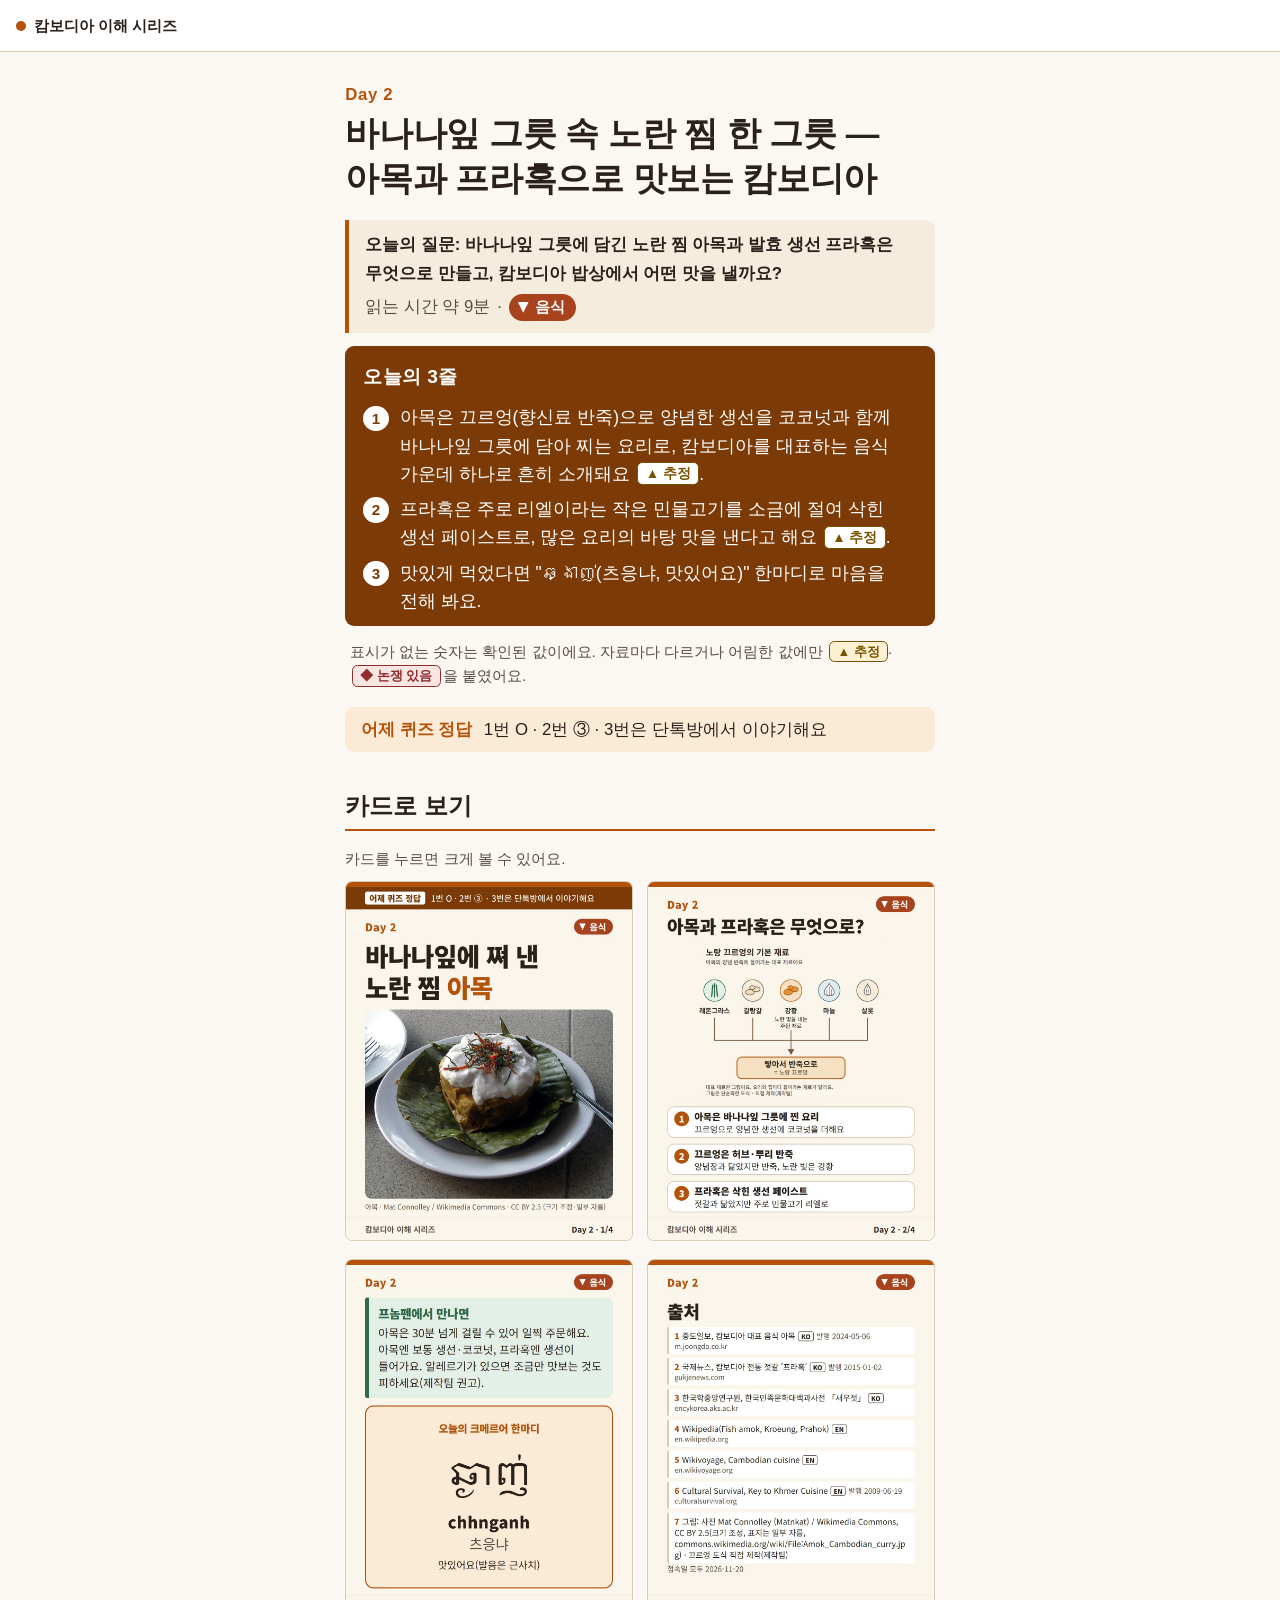
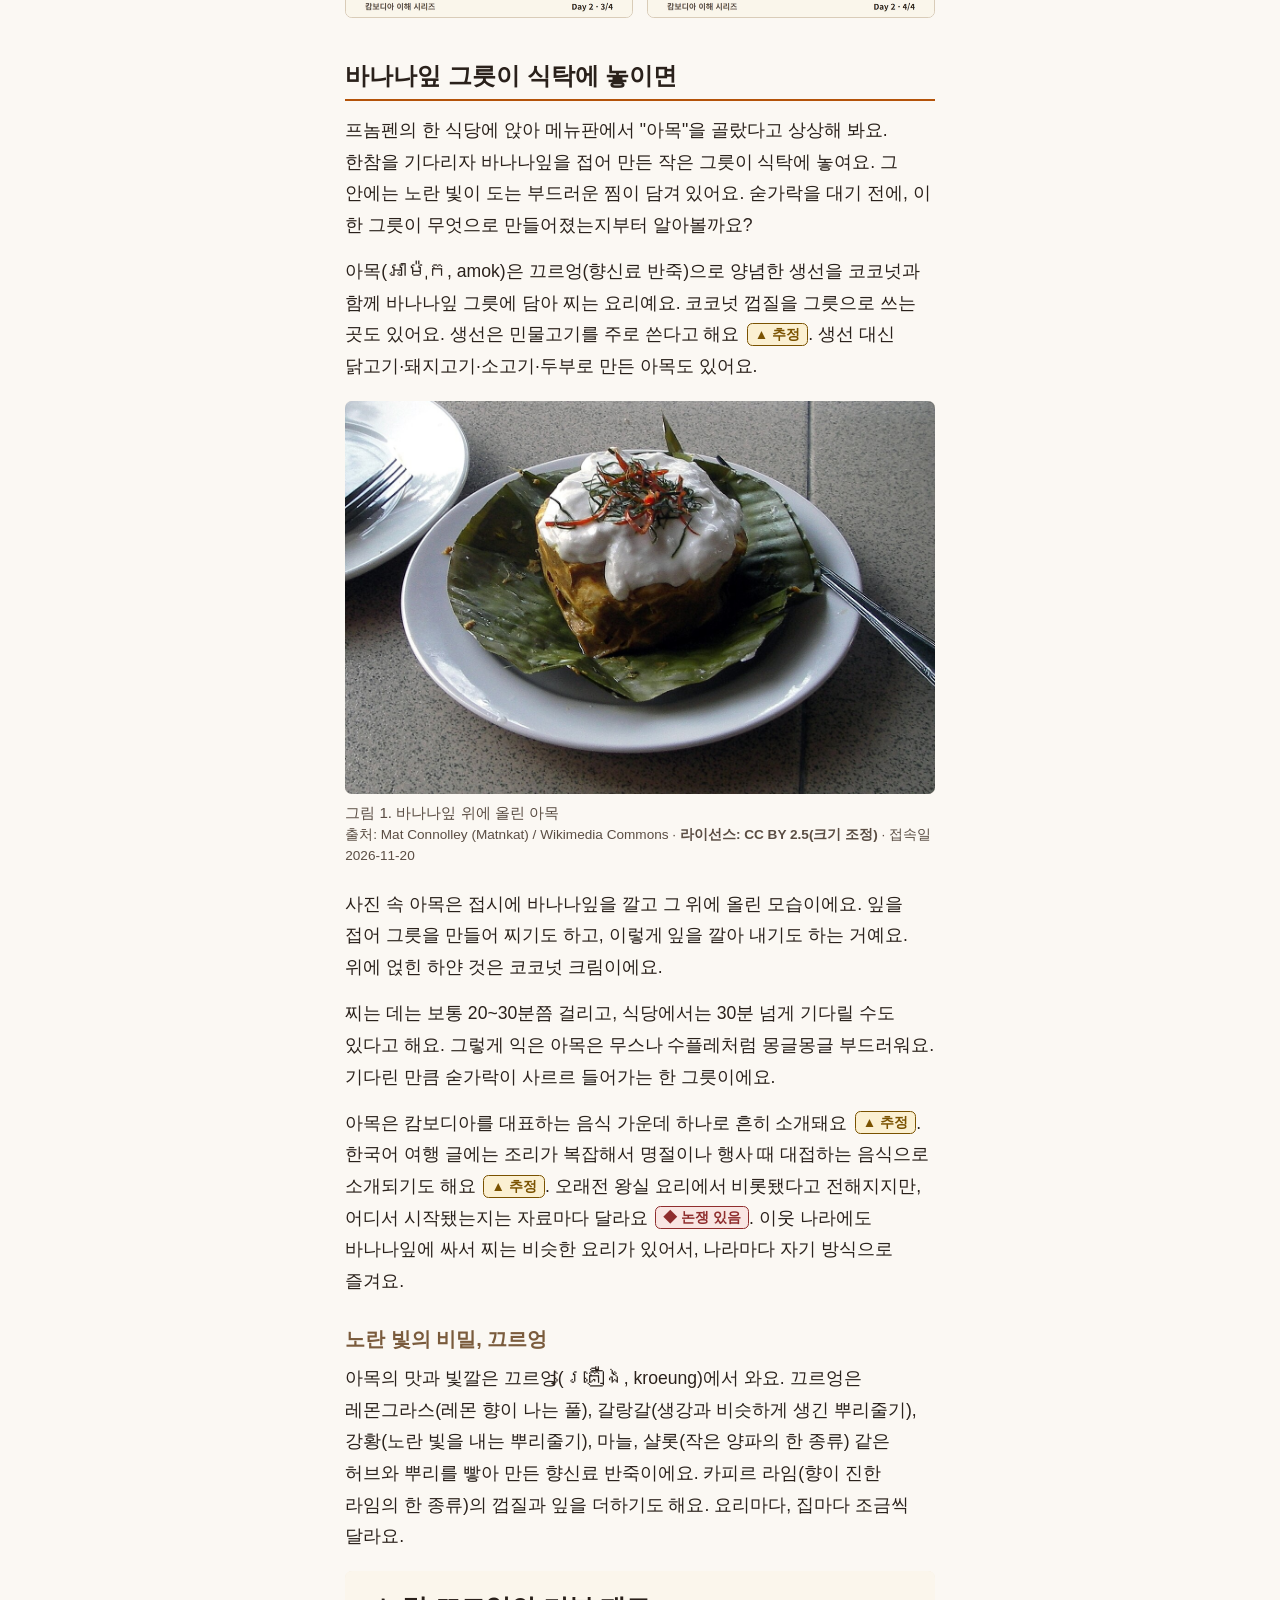
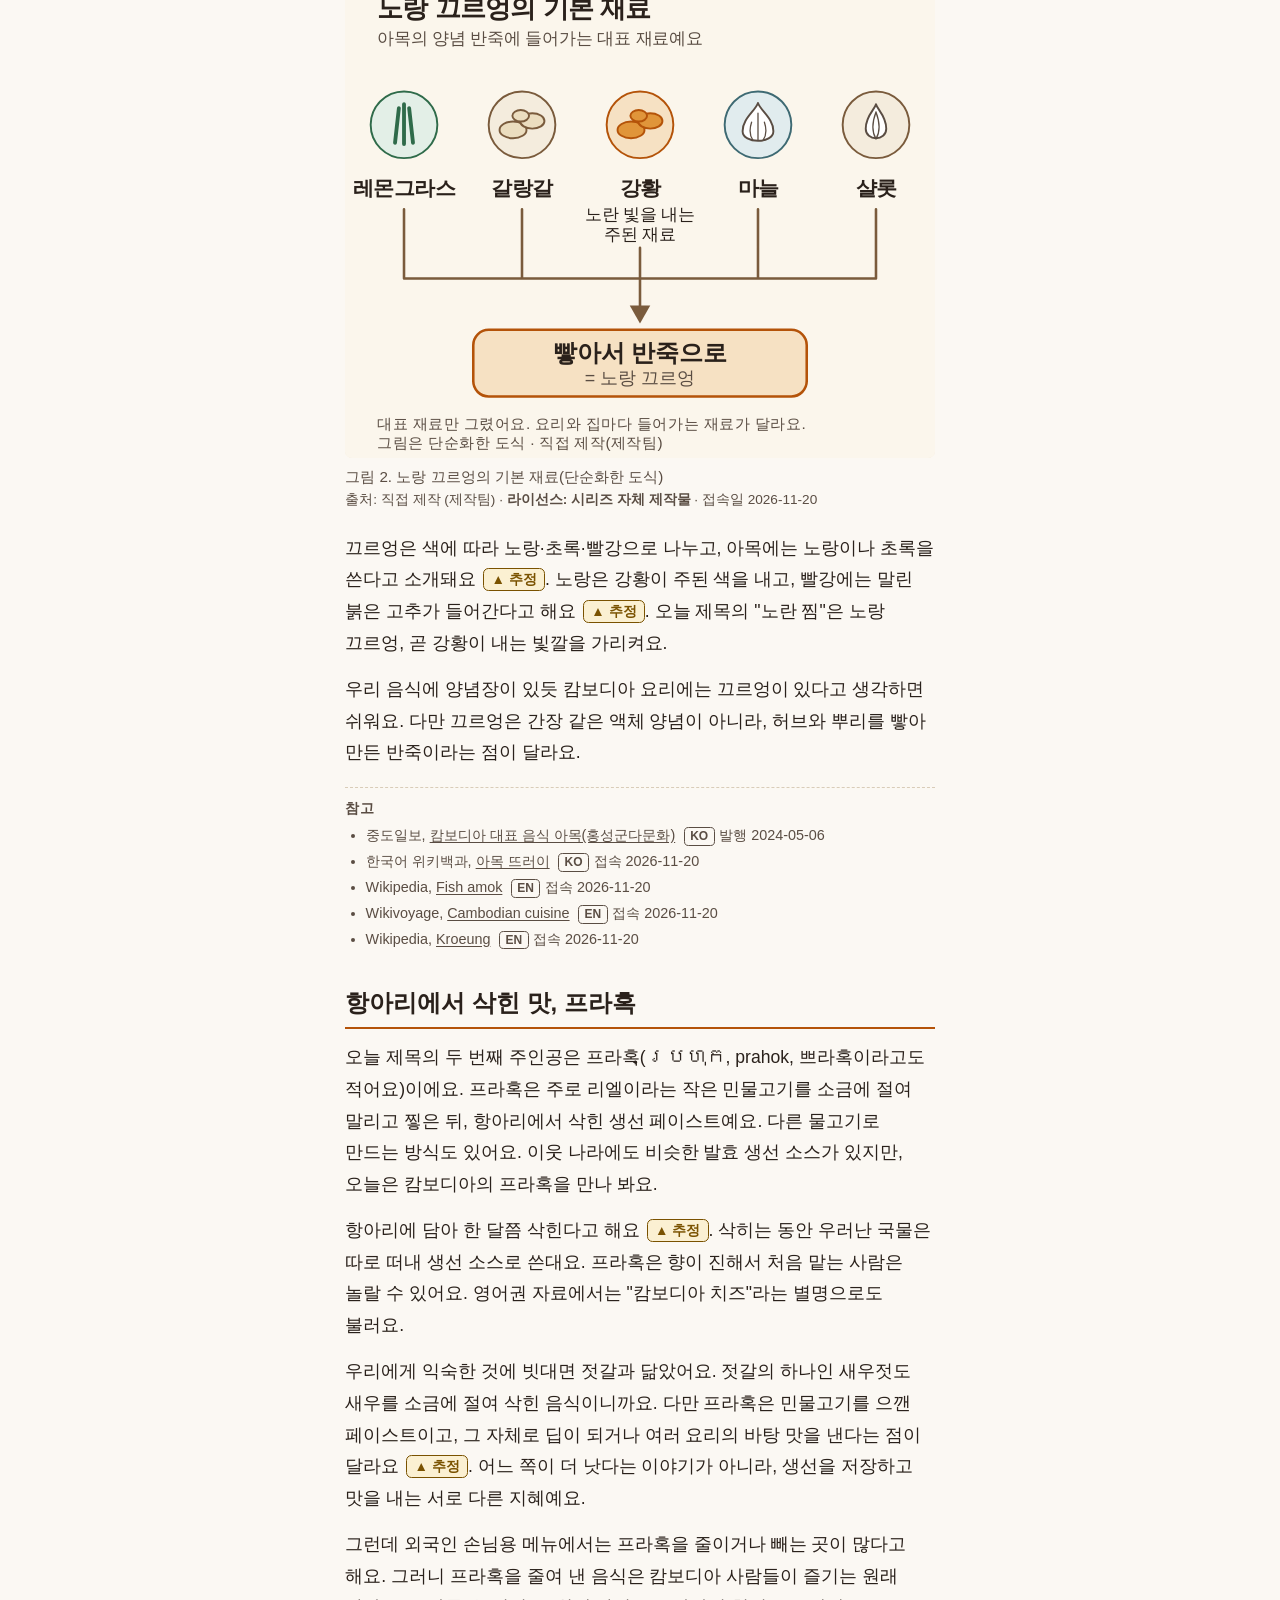
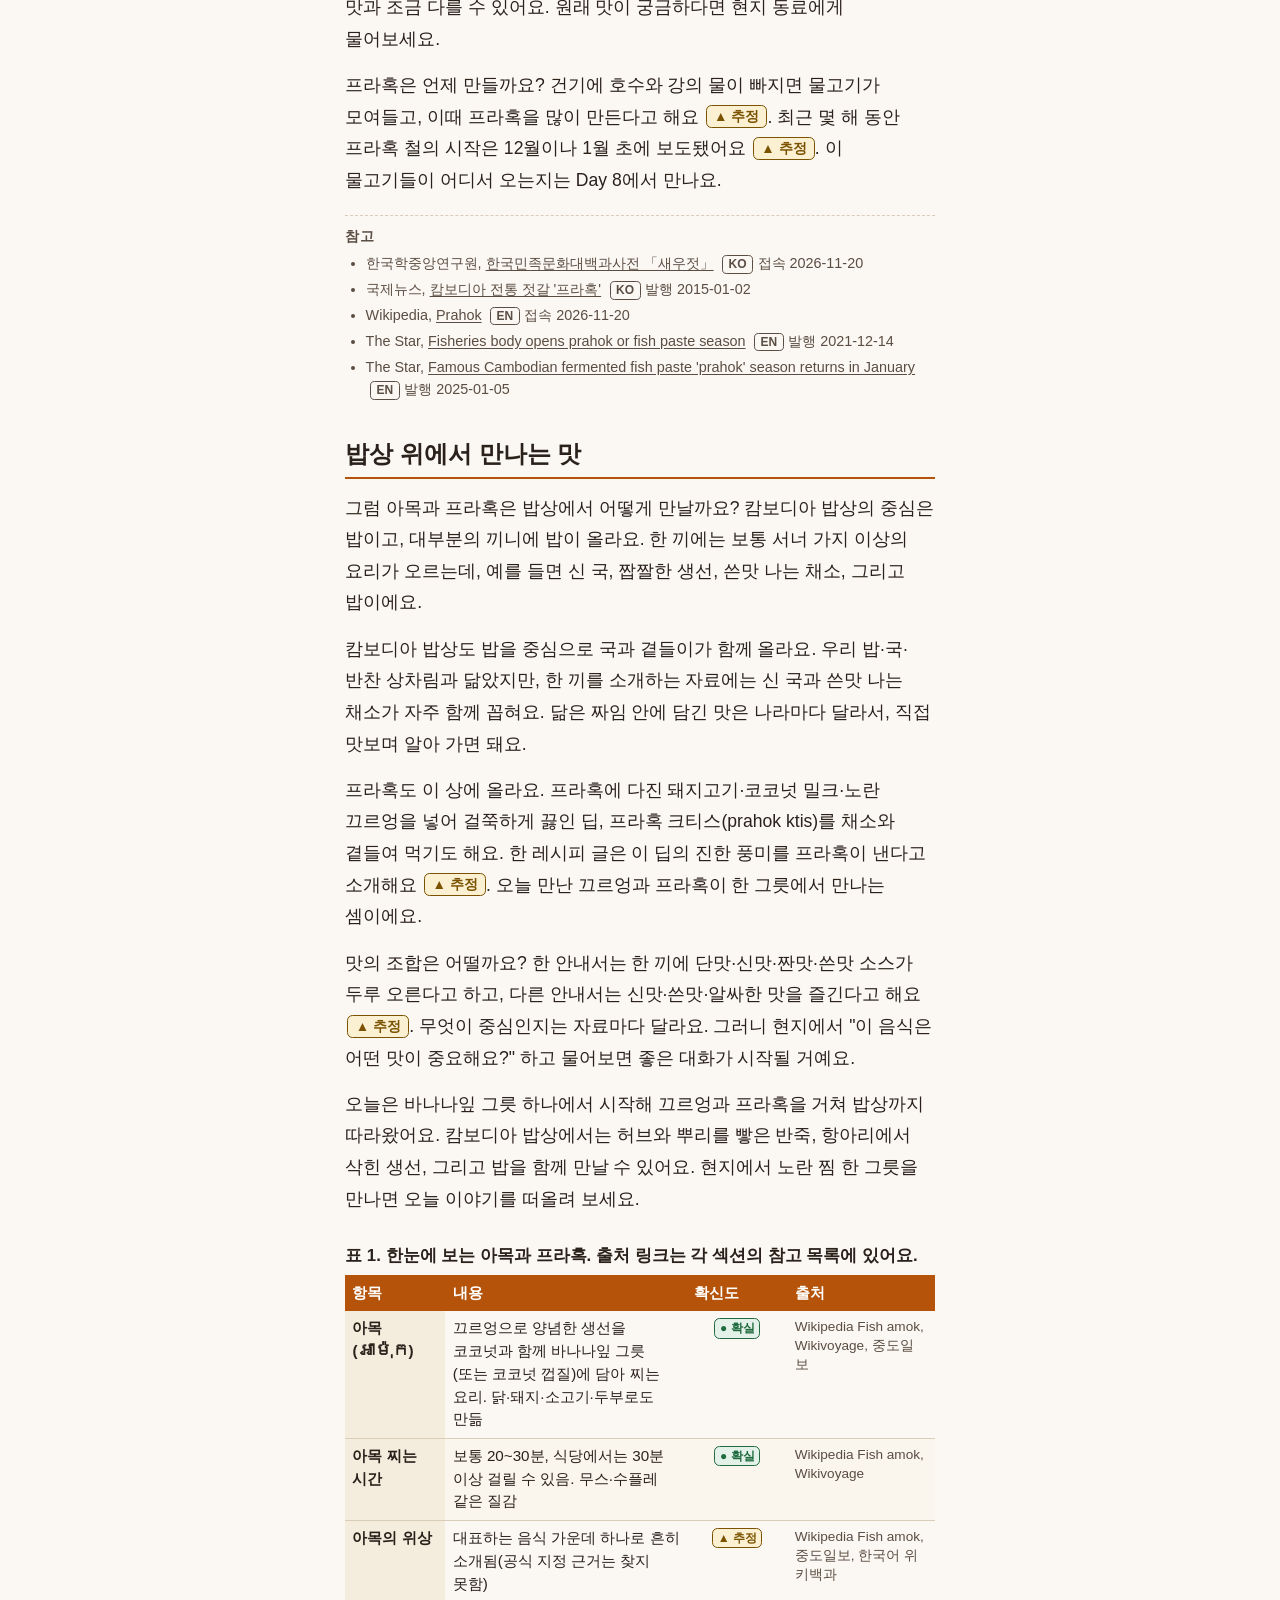
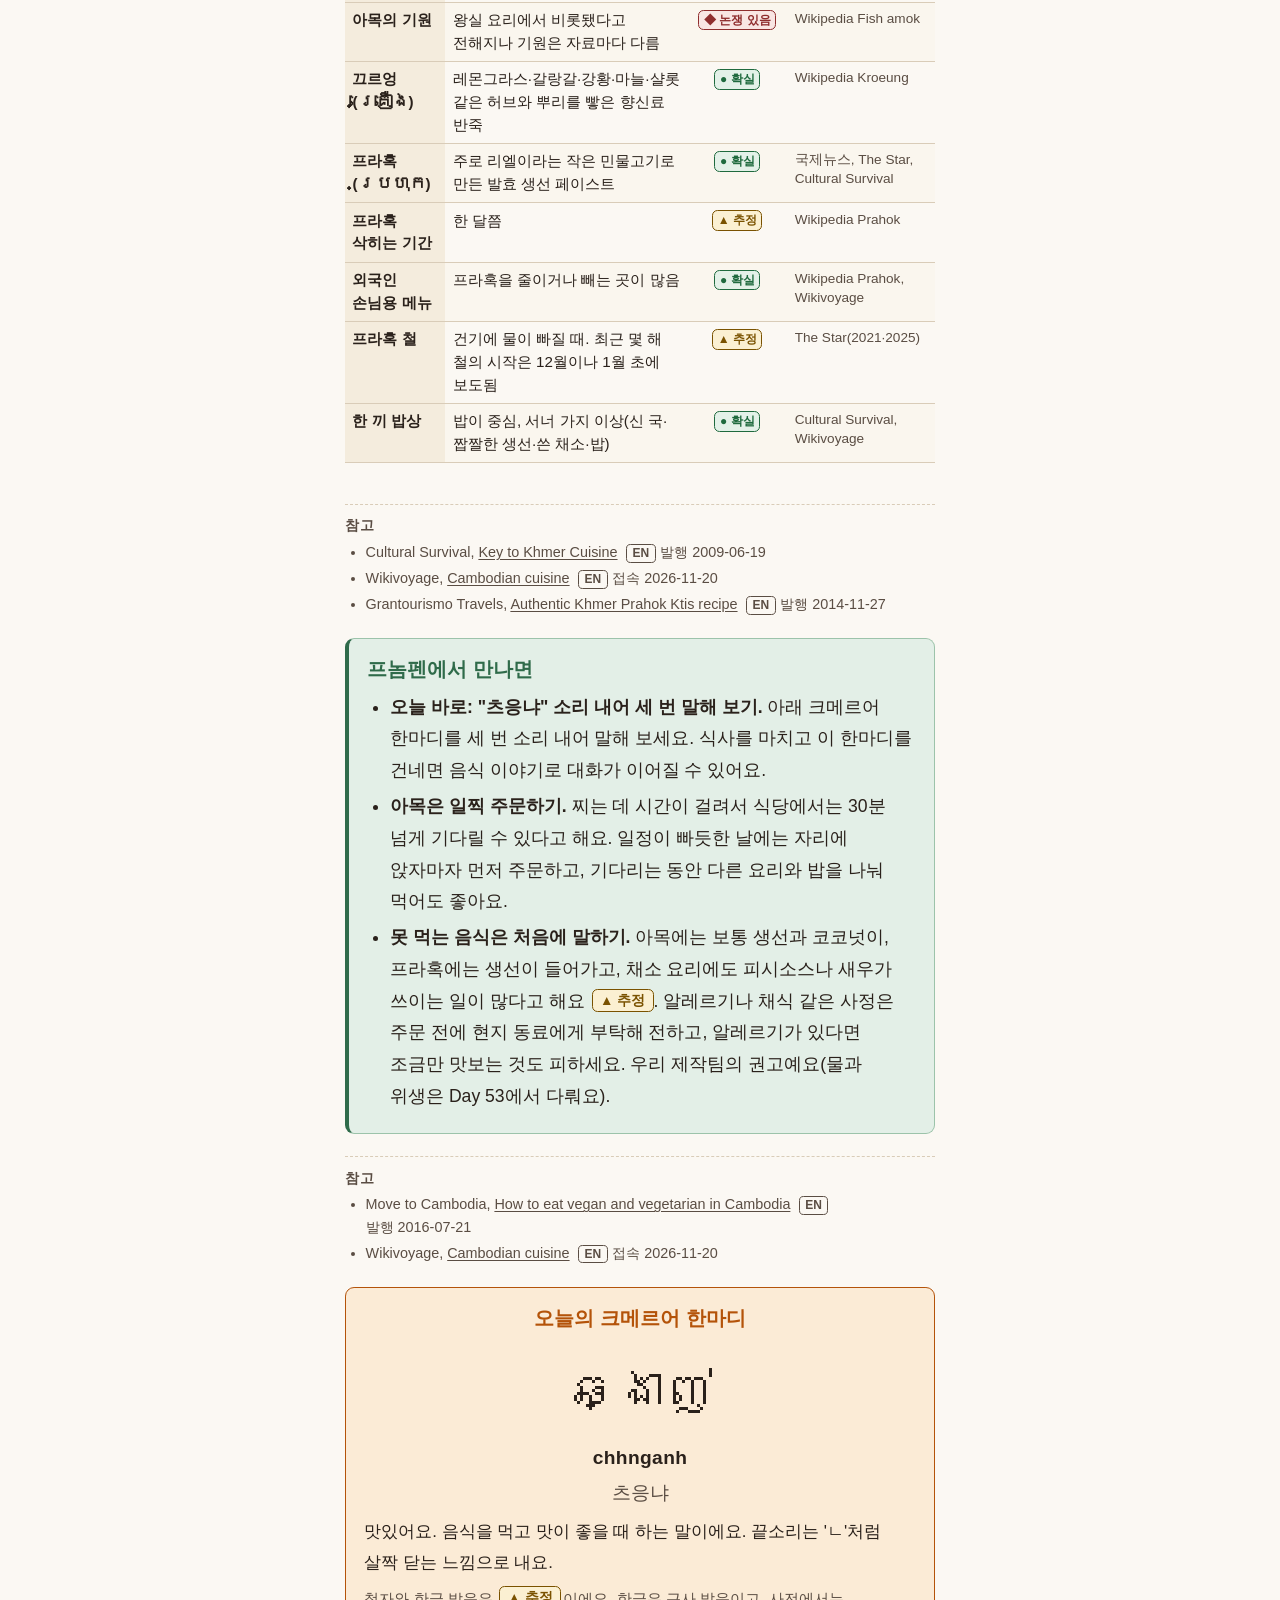
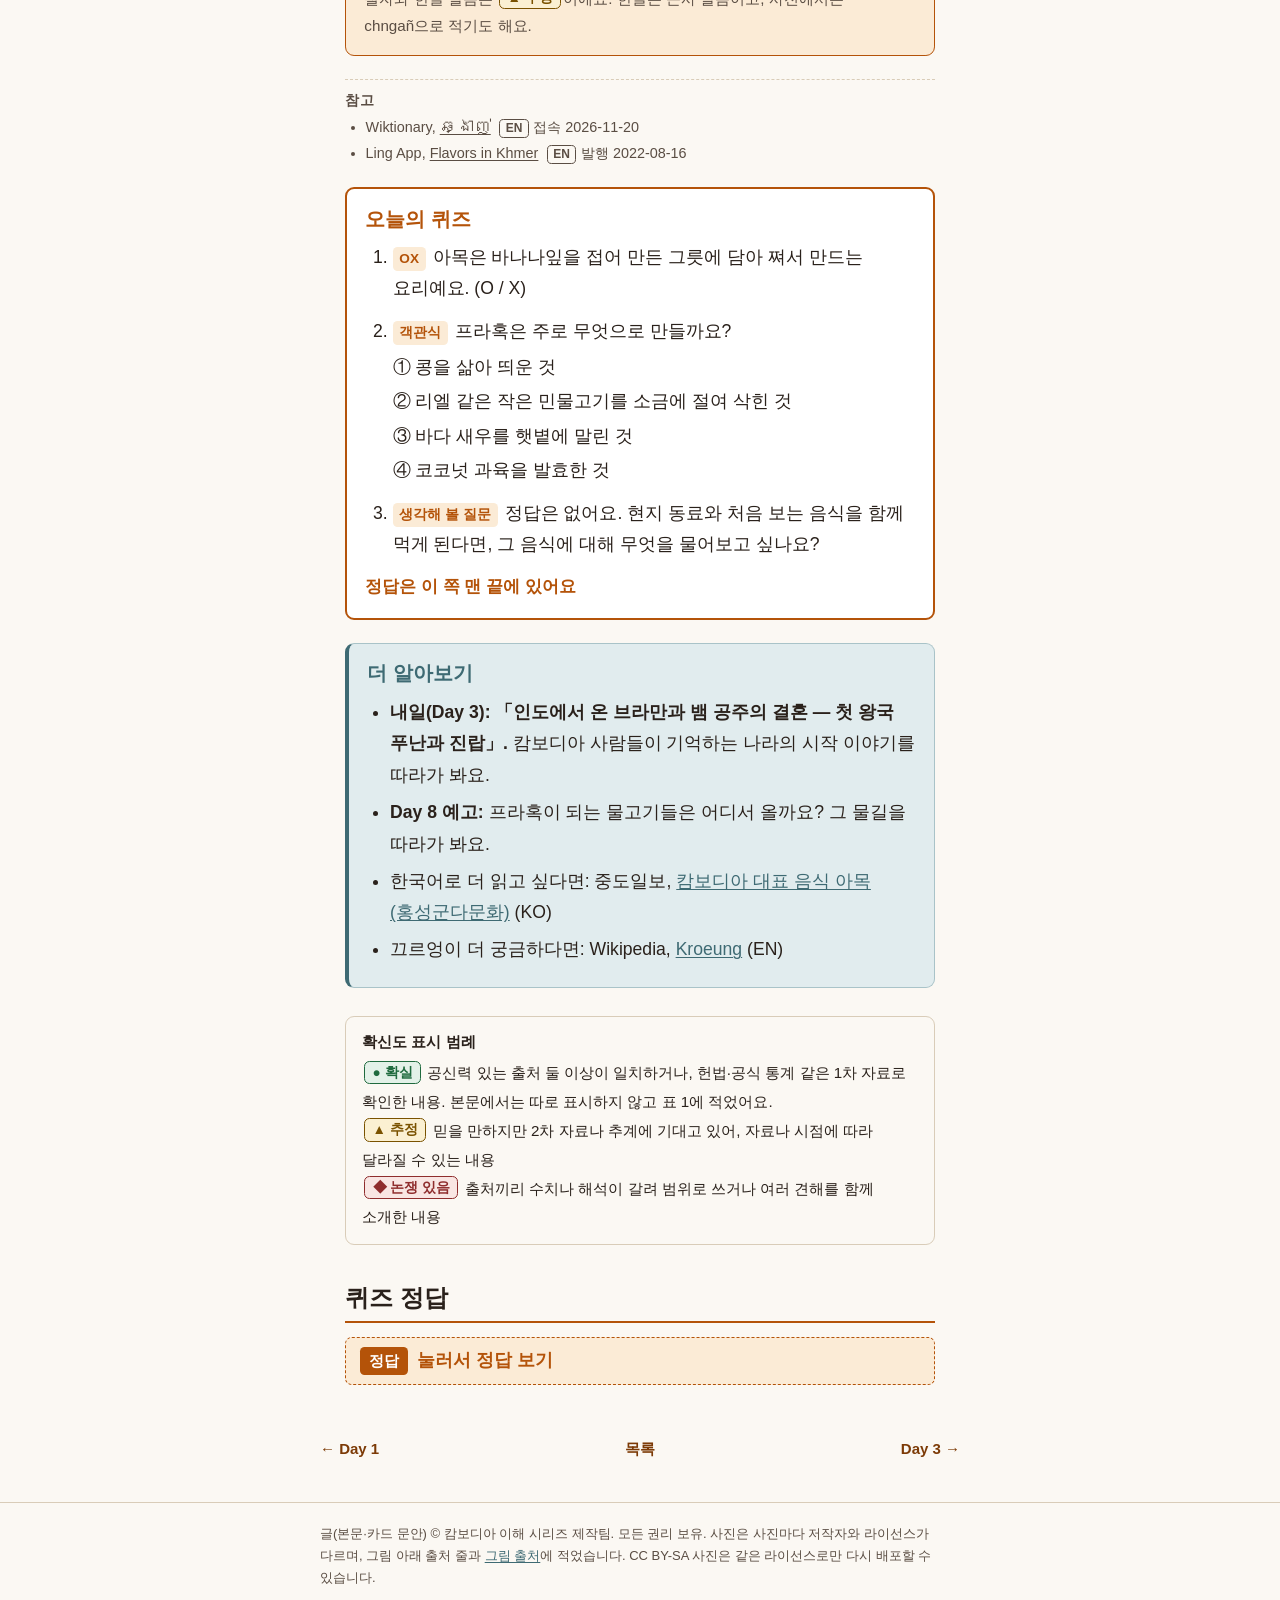
<file: day02/index.html>
<!DOCTYPE html>
<html lang="ko">
<head>
<meta charset="utf-8">
<meta name="viewport" content="width=device-width, initial-scale=1">
<meta name="robots" content="noindex, nofollow">
<title>Day 2. 바나나잎 그릇 속 노란 찜 한 그릇 | 캄보디아 이해 시리즈</title>
<meta name="description" content="바나나잎 그릇에 담긴 노란 찜 아목과 발효 생선 프라혹은 무엇으로 만들고, 캄보디아 밥상에서 어떤 맛을 낼까요?">
<link rel="stylesheet" href="../css/doc.css">
<link rel="stylesheet" href="../css/web.css">
</head>
<body class="web">
<header class="site-head"><a href="../">캄보디아 이해 시리즈</a></header>
<main>
<article class="doc">
<h1 class="doc-title"><span class="day-no">Day 2</span>바나나잎 그릇 속 노란 찜 한 그릇 — 아목과 프라혹으로 맛보는 캄보디아</h1>
<blockquote class="meta"><p><span class="q">오늘의 질문: 바나나잎 그릇에 담긴 노란 찜 아목과 발효 생선 프라혹은 무엇으로 만들고, 캄보디아 밥상에서 어떤 맛을 낼까요?</span><span class="read-time">읽는 시간 약 9분</span><span class="sep">·</span><span class="tag t-food">음식</span></p></blockquote>
<section class="box summary3"><span class="summary-title">오늘의 3줄</span><ol><li>아목은 끄르엉(향신료 반죽)으로 양념한 생선을 코코넛과 함께 바나나잎 그릇에 담아 찌는 요리로, 캄보디아를 대표하는 음식 가운데 하나로 흔히 소개돼요 <span class="nb"><span class="badge b-guess">추정</span>.</span></li><li>프라혹은 주로 리엘이라는 작은 민물고기를 소금에 절여 삭힌 생선 페이스트로, 많은 요리의 바탕 맛을 낸다고 해요 <span class="nb"><span class="badge b-guess">추정</span>.</span></li><li>맛있게 먹었다면 "ឆ្ងាញ់(츠응냐, 맛있어요)" 한마디로 마음을 전해 봐요.</li></ol></section>
<p class="note-confidence">표시가 없는 숫자는 확인된 값이에요. 자료마다 다르거나 어림한 값에만 <span class="nb"><span class="badge b-guess">추정</span>·</span><span class="badge b-dispute">논쟁 있음</span>을 붙였어요.</p>
<p class="prev-answer"><strong>어제 퀴즈 정답</strong> 1번 O · 2번 ③ · 3번은 단톡방에서 이야기해요</p>
<section class="web-cards" aria-label="카드">
<h2>카드로 보기</h2>
<p class="hint">카드를 누르면 크게 볼 수 있어요.</p>
<ul><li><a href="cards/card1.jpg"><img src="cards/card1.jpg" width="1080" height="1350" loading="lazy" alt="1장 표지: 바나나잎에 쪄 낸 노란 찜 아목"></a></li><li><a href="cards/card2.jpg"><img src="cards/card2.jpg" width="1080" height="1350" loading="lazy" alt="2장 핵심 3가지: 아목과 프라혹은 무엇으로?"></a></li><li><a href="cards/card3.jpg"><img src="cards/card3.jpg" width="1080" height="1350" loading="lazy" alt="3장 현장 팁: 아목은 30분 넘게 걸릴 수 있어 일찍 주문해요. 아목엔 보통 생선·코코넛, 프라혹엔 생선이 들어가요. 알레르기가 있으면 조금만 맛보는 것도 피하세요(제작팀 권고)."></a></li><li><a href="cards/card4.jpg"><img src="cards/card4.jpg" width="1080" height="1350" loading="lazy" alt="4장 출처"></a></li></ul>
</section>
<section class="sec"><h2>바나나잎 그릇이 식탁에 놓이면</h2>
<p>프놈펜의 한 식당에 앉아 메뉴판에서 "아목"을 골랐다고 상상해 봐요. 한참을 기다리자 바나나잎을 접어 만든 작은 그릇이 식탁에 놓여요. 그 안에는 노란 빛이 도는 부드러운 찜이 담겨 있어요. 숟가락을 대기 전에, 이 한 그릇이 무엇으로 만들어졌는지부터 알아볼까요?</p>
<p>아목(<span class="km" lang="km">អាម៉ុក</span>, amok)은 끄르엉(향신료 반죽)으로 양념한 생선을 코코넛과 함께 바나나잎 그릇에 담아 찌는 요리예요. 코코넛 껍질을 그릇으로 쓰는 곳도 있어요. 생선은 민물고기를 주로 쓴다고 해요 <span class="nb"><span class="badge b-guess">추정</span>.</span> 생선 대신 닭고기·돼지고기·소고기·두부로 만든 아목도 있어요.</p>
<figure class="fig"><img alt="접시 위에 바나나잎을 깔고 그 위에 올린 아목. 노란 갈색 찜 위에 하얀 코코넛 크림과 가늘게 썬 잎·붉은 고추가 얹혀 있다." src="../assets/day02/amok.jpg"><figcaption>그림 1. 바나나잎 위에 올린 아목<span class="credit">출처: Mat Connolley (Matnkat) / Wikimedia Commons · <span class="license">라이선스: CC BY 2.5(크기 조정)</span> · 접속일 2026-11-20</span></figcaption></figure>
<p>사진 속 아목은 접시에 바나나잎을 깔고 그 위에 올린 모습이에요. 잎을 접어 그릇을 만들어 찌기도 하고, 이렇게 잎을 깔아 내기도 하는 거예요. 위에 얹힌 하얀 것은 코코넛 크림이에요.</p>
<p>찌는 데는 보통 20~30분쯤 걸리고, 식당에서는 30분 넘게 기다릴 수도 있다고 해요. 그렇게 익은 아목은 무스나 수플레처럼 몽글몽글 부드러워요. 기다린 만큼 숟가락이 사르르 들어가는 한 그릇이에요.</p>
<p>아목은 캄보디아를 대표하는 음식 가운데 하나로 흔히 소개돼요 <span class="nb"><span class="badge b-guess">추정</span>.</span> 한국어 여행 글에는 조리가 복잡해서 명절이나 행사 때 대접하는 음식으로 소개되기도 해요 <span class="nb"><span class="badge b-guess">추정</span>.</span> 오래전 왕실 요리에서 비롯됐다고 전해지지만, 어디서 시작됐는지는 자료마다 달라요 <span class="nb"><span class="badge b-dispute">논쟁 있음</span>.</span> 이웃 나라에도 바나나잎에 싸서 찌는 비슷한 요리가 있어서, 나라마다 자기 방식으로 즐겨요.</p>
<h3>노란 빛의 비밀, 끄르엉</h3>
<p>아목의 맛과 빛깔은 끄르엉(<span class="km" lang="km">គ្រឿង</span>, kroeung)에서 와요. 끄르엉은 레몬그라스(레몬 향이 나는 풀), 갈랑갈(생강과 비슷하게 생긴 뿌리줄기), 강황(노란 빛을 내는 뿌리줄기), 마늘, 샬롯(작은 양파의 한 종류) 같은 허브와 뿌리를 빻아 만든 향신료 반죽이에요. 카피르 라임(향이 진한 라임의 한 종류)의 껍질과 잎을 더하기도 해요. 요리마다, 집마다 조금씩 달라요.</p>
<figure class="fig"><img alt="노랑 끄르엉의 기본 재료 도식. 레몬그라스, 갈랑갈, 강황, 마늘, 샬롯이 한 줄로 놓이고 아래의 한 칸으로 모여 &quot;빻아서 반죽으로&quot; 노랑 끄르엉이 된다. 강황은 노란 빛을 내는 주된 재료다." src="../assets/day02/kroeung.svg"><figcaption>그림 2. 노랑 끄르엉의 기본 재료(단순화한 도식)<span class="credit">출처: 직접 제작 (제작팀) · <span class="license">라이선스: 시리즈 자체 제작물</span> · 접속일 2026-11-20</span></figcaption></figure>
<p>끄르엉은 색에 따라 노랑·초록·빨강으로 나누고, 아목에는 노랑이나 초록을 쓴다고 소개돼요 <span class="nb"><span class="badge b-guess">추정</span>.</span> 노랑은 강황이 주된 색을 내고, 빨강에는 말린 붉은 고추가 들어간다고 해요 <span class="nb"><span class="badge b-guess">추정</span>.</span> 오늘 제목의 "노란 찜"은 노랑 끄르엉, 곧 강황이 내는 빛깔을 가리켜요.</p>
<p>우리 음식에 양념장이 있듯 캄보디아 요리에는 끄르엉이 있다고 생각하면 쉬워요. 다만 끄르엉은 간장 같은 액체 양념이 아니라, 허브와 뿌리를 빻아 만든 반죽이라는 점이 달라요.</p>
<aside class="refs"><h4>참고</h4><ul><li>중도일보, <a href="https://m.joongdo.co.kr/view.php?key=20240425010007826">캄보디아 대표 음식 아목(홍성군다문화)</a> <span class="lang">KO</span><span class="date">발행 2024-05-06</span></li><li>한국어 위키백과, <a href="https://ko.wikipedia.org/wiki/%EC%95%84%EB%AA%A9_%EB%9C%A8%EB%9F%AC%EC%9D%B4">아목 뜨러이</a> <span class="lang">KO</span><span class="date">접속 2026-11-20</span></li><li>Wikipedia, <a href="https://en.wikipedia.org/wiki/Fish_amok">Fish amok</a> <span class="lang">EN</span><span class="date">접속 2026-11-20</span></li><li>Wikivoyage, <a href="https://en.wikivoyage.org/wiki/Cambodian_cuisine">Cambodian cuisine</a> <span class="lang">EN</span><span class="date">접속 2026-11-20</span></li><li>Wikipedia, <a href="https://en.wikipedia.org/wiki/Kroeung">Kroeung</a> <span class="lang">EN</span><span class="date">접속 2026-11-20</span></li></ul></aside>
</section>
<section class="sec"><h2>항아리에서 삭힌 맛, 프라혹</h2>
<p>오늘 제목의 두 번째 주인공은 프라혹(<span class="km" lang="km">ប្រហុក</span>, prahok, 쁘라혹이라고도 적어요)이에요. 프라혹은 주로 리엘이라는 작은 민물고기를 소금에 절여 말리고 찧은 뒤, 항아리에서 삭힌 생선 페이스트예요. 다른 물고기로 만드는 방식도 있어요. 이웃 나라에도 비슷한 발효 생선 소스가 있지만, 오늘은 캄보디아의 프라혹을 만나 봐요.</p>
<p>항아리에 담아 한 달쯤 삭힌다고 해요 <span class="nb"><span class="badge b-guess">추정</span>.</span> 삭히는 동안 우러난 국물은 따로 떠내 생선 소스로 쓴대요. 프라혹은 향이 진해서 처음 맡는 사람은 놀랄 수 있어요. 영어권 자료에서는 "캄보디아 치즈"라는 별명으로도 불러요.</p>
<p>우리에게 익숙한 것에 빗대면 젓갈과 닮았어요. 젓갈의 하나인 새우젓도 새우를 소금에 절여 삭힌 음식이니까요. 다만 프라혹은 민물고기를 으깬 페이스트이고, 그 자체로 딥이 되거나 여러 요리의 바탕 맛을 낸다는 점이 달라요 <span class="nb"><span class="badge b-guess">추정</span>.</span> 어느 쪽이 더 낫다는 이야기가 아니라, 생선을 저장하고 맛을 내는 서로 다른 지혜예요.</p>
<p>그런데 외국인 손님용 메뉴에서는 프라혹을 줄이거나 빼는 곳이 많다고 해요. 그러니 프라혹을 줄여 낸 음식은 캄보디아 사람들이 즐기는 원래 맛과 조금 다를 수 있어요. 원래 맛이 궁금하다면 현지 동료에게 물어보세요.</p>
<p>프라혹은 언제 만들까요? 건기에 호수와 강의 물이 빠지면 물고기가 모여들고, 이때 프라혹을 많이 만든다고 해요 <span class="nb"><span class="badge b-guess">추정</span>.</span> 최근 몇 해 동안 프라혹 철의 시작은 12월이나 1월 초에 보도됐어요 <span class="nb"><span class="badge b-guess">추정</span>.</span> 이 물고기들이 어디서 오는지는 Day 8에서 만나요.</p>
<aside class="refs"><h4>참고</h4><ul><li>한국학중앙연구원, <a href="https://encykorea.aks.ac.kr/Article/E0027463">한국민족문화대백과사전 「새우젓」</a> <span class="lang">KO</span><span class="date">접속 2026-11-20</span></li><li>국제뉴스, <a href="https://www.gukjenews.com/news/articleView.html?idxno=185705">캄보디아 전통 젓갈 '프라혹'</a> <span class="lang">KO</span><span class="date">발행 2015-01-02</span></li><li>Wikipedia, <a href="https://en.wikipedia.org/wiki/Prahok">Prahok</a> <span class="lang">EN</span><span class="date">접속 2026-11-20</span></li><li>The Star, <a href="https://thestar.com.my/aseanplus/aseanplus-news/2021/12/14/fisheries-body-opens-prahok-or-fish-paste-season">Fisheries body opens prahok or fish paste season</a> <span class="lang">EN</span><span class="date">발행 2021-12-14</span></li><li>The Star, <a href="https://www.thestar.com.my/aseanplus/aseanplus-news/2025/01/05/famous-cambodian-fermented-fish-paste-039prahok039-season-returns-in-january">Famous Cambodian fermented fish paste 'prahok' season returns in January</a> <span class="lang">EN</span><span class="date">발행 2025-01-05</span></li></ul></aside>
</section>
<section class="sec"><h2>밥상 위에서 만나는 맛</h2>
<p>그럼 아목과 프라혹은 밥상에서 어떻게 만날까요? 캄보디아 밥상의 중심은 밥이고, 대부분의 끼니에 밥이 올라요. 한 끼에는 보통 서너 가지 이상의 요리가 오르는데, 예를 들면 신 국, 짭짤한 생선, 쓴맛 나는 채소, 그리고 밥이에요.</p>
<p>캄보디아 밥상도 밥을 중심으로 국과 곁들이가 함께 올라요. 우리 밥·국·반찬 상차림과 닮았지만, 한 끼를 소개하는 자료에는 신 국과 쓴맛 나는 채소가 자주 함께 꼽혀요. 닮은 짜임 안에 담긴 맛은 나라마다 달라서, 직접 맛보며 알아 가면 돼요.</p>
<p>프라혹도 이 상에 올라요. 프라혹에 다진 돼지고기·코코넛 밀크·노란 끄르엉을 넣어 걸쭉하게 끓인 딥, 프라혹 크티스(prahok ktis)를 채소와 곁들여 먹기도 해요. 한 레시피 글은 이 딥의 진한 풍미를 프라혹이 낸다고 소개해요 <span class="nb"><span class="badge b-guess">추정</span>.</span> 오늘 만난 끄르엉과 프라혹이 한 그릇에서 만나는 셈이에요.</p>
<p>맛의 조합은 어떨까요? 한 안내서는 한 끼에 단맛·신맛·짠맛·쓴맛 소스가 두루 오른다고 하고, 다른 안내서는 신맛·쓴맛·알싸한 맛을 즐긴다고 해요 <span class="nb"><span class="badge b-guess">추정</span>.</span> 무엇이 중심인지는 자료마다 달라요. 그러니 현지에서 "이 음식은 어떤 맛이 중요해요?" 하고 물어보면 좋은 대화가 시작될 거예요.</p>
<p>오늘은 바나나잎 그릇 하나에서 시작해 끄르엉과 프라혹을 거쳐 밥상까지 따라왔어요. 캄보디아 밥상에서는 허브와 뿌리를 빻은 반죽, 항아리에서 삭힌 생선, 그리고 밥을 함께 만날 수 있어요. 현지에서 노란 찜 한 그릇을 만나면 오늘 이야기를 떠올려 보세요.</p>
<div class="table-scroll"><table class="data facts"><caption>표 1. 한눈에 보는 아목과 프라혹. 출처 링크는 각 섹션의 참고 목록에 있어요.</caption><colgroup><col class="c-item"><col class="c-body"><col class="c-conf"><col class="c-src"></colgroup><thead><tr><th>항목</th><th>내용</th><th>확신도</th><th>출처</th></tr></thead><tbody><tr><th scope="row">아목(<span class="km" lang="km">អាម៉ុក</span>)</th><td>끄르엉으로 양념한 생선을 코코넛과 함께 바나나잎 그릇(또는 코코넛 껍질)에 담아 찌는 요리. 닭·돼지·소고기·두부로도 만듦</td><td class="conf"><span class="badge b-sure">확실</span></td><td class="src">Wikipedia Fish amok, Wikivoyage, 중도일보</td></tr><tr><th scope="row">아목 찌는 시간</th><td>보통 20~30분, 식당에서는 30분 이상 걸릴 수 있음. 무스·수플레 같은 질감</td><td class="conf"><span class="badge b-sure">확실</span></td><td class="src">Wikipedia Fish amok, Wikivoyage</td></tr><tr><th scope="row">아목의 위상</th><td>대표하는 음식 가운데 하나로 흔히 소개됨(공식 지정 근거는 찾지 못함)</td><td class="conf"><span class="badge b-guess">추정</span></td><td class="src">Wikipedia Fish amok, 중도일보, 한국어 위키백과</td></tr><tr><th scope="row">아목의 기원</th><td>왕실 요리에서 비롯됐다고 전해지나 기원은 자료마다 다름</td><td class="conf"><span class="badge b-dispute">논쟁 있음</span></td><td class="src">Wikipedia Fish amok</td></tr><tr><th scope="row">끄르엉(<span class="km" lang="km">គ្រឿង</span>)</th><td>레몬그라스·갈랑갈·강황·마늘·샬롯 같은 허브와 뿌리를 빻은 향신료 반죽</td><td class="conf"><span class="badge b-sure">확실</span></td><td class="src">Wikipedia Kroeung</td></tr><tr><th scope="row">프라혹(<span class="km" lang="km">ប្រហុក</span>)</th><td>주로 리엘이라는 작은 민물고기로 만든 발효 생선 페이스트</td><td class="conf"><span class="badge b-sure">확실</span></td><td class="src">국제뉴스, The Star, Cultural Survival</td></tr><tr><th scope="row">프라혹 삭히는 기간</th><td>한 달쯤</td><td class="conf"><span class="badge b-guess">추정</span></td><td class="src">Wikipedia Prahok</td></tr><tr><th scope="row">외국인 손님용 메뉴</th><td>프라혹을 줄이거나 빼는 곳이 많음</td><td class="conf"><span class="badge b-sure">확실</span></td><td class="src">Wikipedia Prahok, Wikivoyage</td></tr><tr><th scope="row">프라혹 철</th><td>건기에 물이 빠질 때. 최근 몇 해 철의 시작은 12월이나 1월 초에 보도됨</td><td class="conf"><span class="badge b-guess">추정</span></td><td class="src">The Star(2021·2025)</td></tr><tr><th scope="row">한 끼 밥상</th><td>밥이 중심, 서너 가지 이상(신 국·짭짤한 생선·쓴 채소·밥)</td><td class="conf"><span class="badge b-sure">확실</span></td><td class="src">Cultural Survival, Wikivoyage</td></tr></tbody></table></div>
<aside class="refs"><h4>참고</h4><ul><li>Cultural Survival, <a href="https://www.culturalsurvival.org/publications/cultural-survival-quarterly/key-khmer-cuisine">Key to Khmer Cuisine</a> <span class="lang">EN</span><span class="date">발행 2009-06-19</span></li><li>Wikivoyage, <a href="https://en.wikivoyage.org/wiki/Cambodian_cuisine">Cambodian cuisine</a> <span class="lang">EN</span><span class="date">접속 2026-11-20</span></li><li>Grantourismo Travels, <a href="https://grantourismotravels.com/authentic-khmer-prahok-ktis-recipe/">Authentic Khmer Prahok Ktis recipe</a> <span class="lang">EN</span><span class="date">발행 2014-11-27</span></li></ul></aside>
</section>
<div class="box meet"><h2>프놈펜에서 만나면</h2>
<ul><li><strong>오늘 바로: "츠응냐" 소리 내어 세 번 말해 보기.</strong> 아래 크메르어 한마디를 세 번 소리 내어 말해 보세요. 식사를 마치고 이 한마디를 건네면 음식 이야기로 대화가 이어질 수 있어요.</li><li><strong>아목은 일찍 주문하기.</strong> 찌는 데 시간이 걸려서 식당에서는 30분 넘게 기다릴 수 있다고 해요. 일정이 빠듯한 날에는 자리에 앉자마자 먼저 주문하고, 기다리는 동안 다른 요리와 밥을 나눠 먹어도 좋아요.</li><li><strong>못 먹는 음식은 처음에 말하기.</strong> 아목에는 보통 생선과 코코넛이, 프라혹에는 생선이 들어가고, 채소 요리에도 피시소스나 새우가 쓰이는 일이 많다고 해요 <span class="nb"><span class="badge b-guess">추정</span>.</span> 알레르기나 채식 같은 사정은 주문 전에 현지 동료에게 부탁해 전하고, 알레르기가 있다면 조금만 맛보는 것도 피하세요. 우리 제작팀의 권고예요(물과 위생은 Day 53에서 다뤄요).</li></ul>
</div>
<aside class="refs"><h4>참고</h4><ul><li>Move to Cambodia, <a href="https://movetocambodia.com/food/eat-vegan-vegetarian-cambodia/">How to eat vegan and vegetarian in Cambodia</a> <span class="lang">EN</span><span class="date">발행 2016-07-21</span></li><li>Wikivoyage, <a href="https://en.wikivoyage.org/wiki/Cambodian_cuisine">Cambodian cuisine</a> <span class="lang">EN</span><span class="date">접속 2026-11-20</span></li></ul></aside>
<div class="box khmer">
<h2>오늘의 크메르어 한마디</h2>
<p class="km-big km" lang="km">ឆ្ងាញ់</p>
<p class="roman">chhnganh</p>
<p class="hangul">츠응냐</p>
<p class="mean">맛있어요. 음식을 먹고 맛이 좋을 때 하는 말이에요. 끝소리는 'ㄴ'처럼 살짝 닫는 느낌으로 내요.</p>
<p class="note">철자와 한글 발음은 <span class="badge b-guess">추정</span>이에요. 한글은 근사 발음이고, 사전에서는 chngañ으로 적기도 해요.</p>
</div>
<aside class="refs"><h4>참고</h4><ul><li>Wiktionary, <a href="https://en.wiktionary.org/wiki/%E1%9E%86%E1%9F%92%E1%9E%84%E1%9E%B6%E1%9E%89%E1%9F%8B"><span class="km" lang="km">ឆ្ងាញ់</span></a> <span class="lang">EN</span><span class="date">접속 2026-11-20</span></li><li>Ling App, <a href="https://ling-app.com/blog/flavors-in-khmer/">Flavors in Khmer</a> <span class="lang">EN</span><span class="date">발행 2022-08-16</span></li></ul></aside>
<div class="box quiz">
<h2>오늘의 퀴즈</h2>
<ol class="q-list">
<li><span class="q-type">OX</span>아목은 바나나잎을 접어 만든 그릇에 담아 쪄서 만드는 요리예요. (O / X)</li>
<li><span class="q-type">객관식</span>프라혹은 주로 무엇으로 만들까요?
<ul class="choices">
<li>① 콩을 삶아 띄운 것</li>
<li>② 리엘 같은 작은 민물고기를 소금에 절여 삭힌 것</li>
<li>③ 바다 새우를 햇볕에 말린 것</li>
<li>④ 코코넛 과육을 발효한 것</li>
</ul>
</li>
<li><span class="q-type">생각해 볼 질문</span>정답은 없어요. 현지 동료와 처음 보는 음식을 함께 먹게 된다면, 그 음식에 대해 무엇을 물어보고 싶나요?</li>
</ol>
<p class="answer-pointer">정답은 이 쪽 맨 끝에 있어요</p>
</div>
<div class="box more"><h2>더 알아보기</h2>
<ul><li><strong>내일(Day 3): 「인도에서 온 브라만과 뱀 공주의 결혼 — 첫 왕국 푸난과 진랍」.</strong> 캄보디아 사람들이 기억하는 나라의 시작 이야기를 따라가 봐요.</li><li><strong>Day 8 예고:</strong> 프라혹이 되는 물고기들은 어디서 올까요? 그 물길을 따라가 봐요.</li><li>한국어로 더 읽고 싶다면: 중도일보, <a href="https://m.joongdo.co.kr/view.php?key=20240425010007826">캄보디아 대표 음식 아목(홍성군다문화)</a> (KO)</li><li>끄르엉이 더 궁금하다면: Wikipedia, <a href="https://en.wikipedia.org/wiki/Kroeung">Kroeung</a> (EN)</li></ul>
</div>
<div class="legend"><h4>확신도 표시 범례</h4>
<ul><li><span class="badge b-sure">확실</span> 공신력 있는 출처 둘 이상이 일치하거나, 헌법·공식 통계 같은 1차 자료로 확인한 내용. 본문에서는 따로 표시하지 않고 표 1에 적었어요.</li><li><span class="badge b-guess">추정</span> 믿을 만하지만 2차 자료나 추계에 기대고 있어, 자료나 시점에 따라 달라질 수 있는 내용</li><li><span class="badge b-dispute">논쟁 있음</span> 출처끼리 수치나 해석이 갈려 범위로 쓰거나 여러 견해를 함께 소개한 내용</li></ul>
</div>
<section class="sec answers"><h2>퀴즈 정답</h2><details class="answer"><summary>눌러서 정답 보기</summary><div class="answer-body">
<p><strong>1번 O.</strong> 아목은 끄르엉으로 양념한 생선을 코코넛과 함께 바나나잎 그릇에 담아 쪄요. 코코넛 껍질을 그릇으로 쓰거나, 사진처럼 접시에 잎을 깔아 내기도 해요. 「바나나잎 그릇이 식탁에 놓이면」 대목에 나와요.</p>
<p><strong>2번 ②.</strong> 프라혹은 주로 리엘이라는 작은 민물고기를 소금에 절여 삭힌 생선 페이스트예요. 젓갈과 닮아서 ③과 헷갈렸다면 자연스러운 일이에요. 「항아리에서 삭힌 맛, 프라혹」 대목에 나와요.</p>
<p><strong>3번 정답 없음.</strong> 「밥상 위에서 만나는 맛」 대목에서 "이 음식은 어떤 맛이 중요해요?" 하고 물어보자고 했던 것처럼, 질문 하나가 대화의 문을 열어요. 짧게 한 줄로 답해도 좋아요. 단톡방에서 이야기해 봐요.</p>
</div></details></section>
</article>
<nav class="day-nav"><a class="prev" href="../day01/">← Day 1</a><a href="../">목록</a><a class="next" href="../day03/">Day 3 →</a></nav>
</main>
<footer class="site-foot"><p>글(본문·카드 문안) © 캄보디아 이해 시리즈 제작팀. 모든 권리 보유. 사진은 사진마다 저작자와 라이선스가 다르며, 그림 아래 출처 줄과 <a href="../credits.html">그림 출처</a>에 적었습니다. CC BY-SA 사진은 같은 라이선스로만 다시 배포할 수 있습니다.</p></footer>
</body>
</html>
</file>
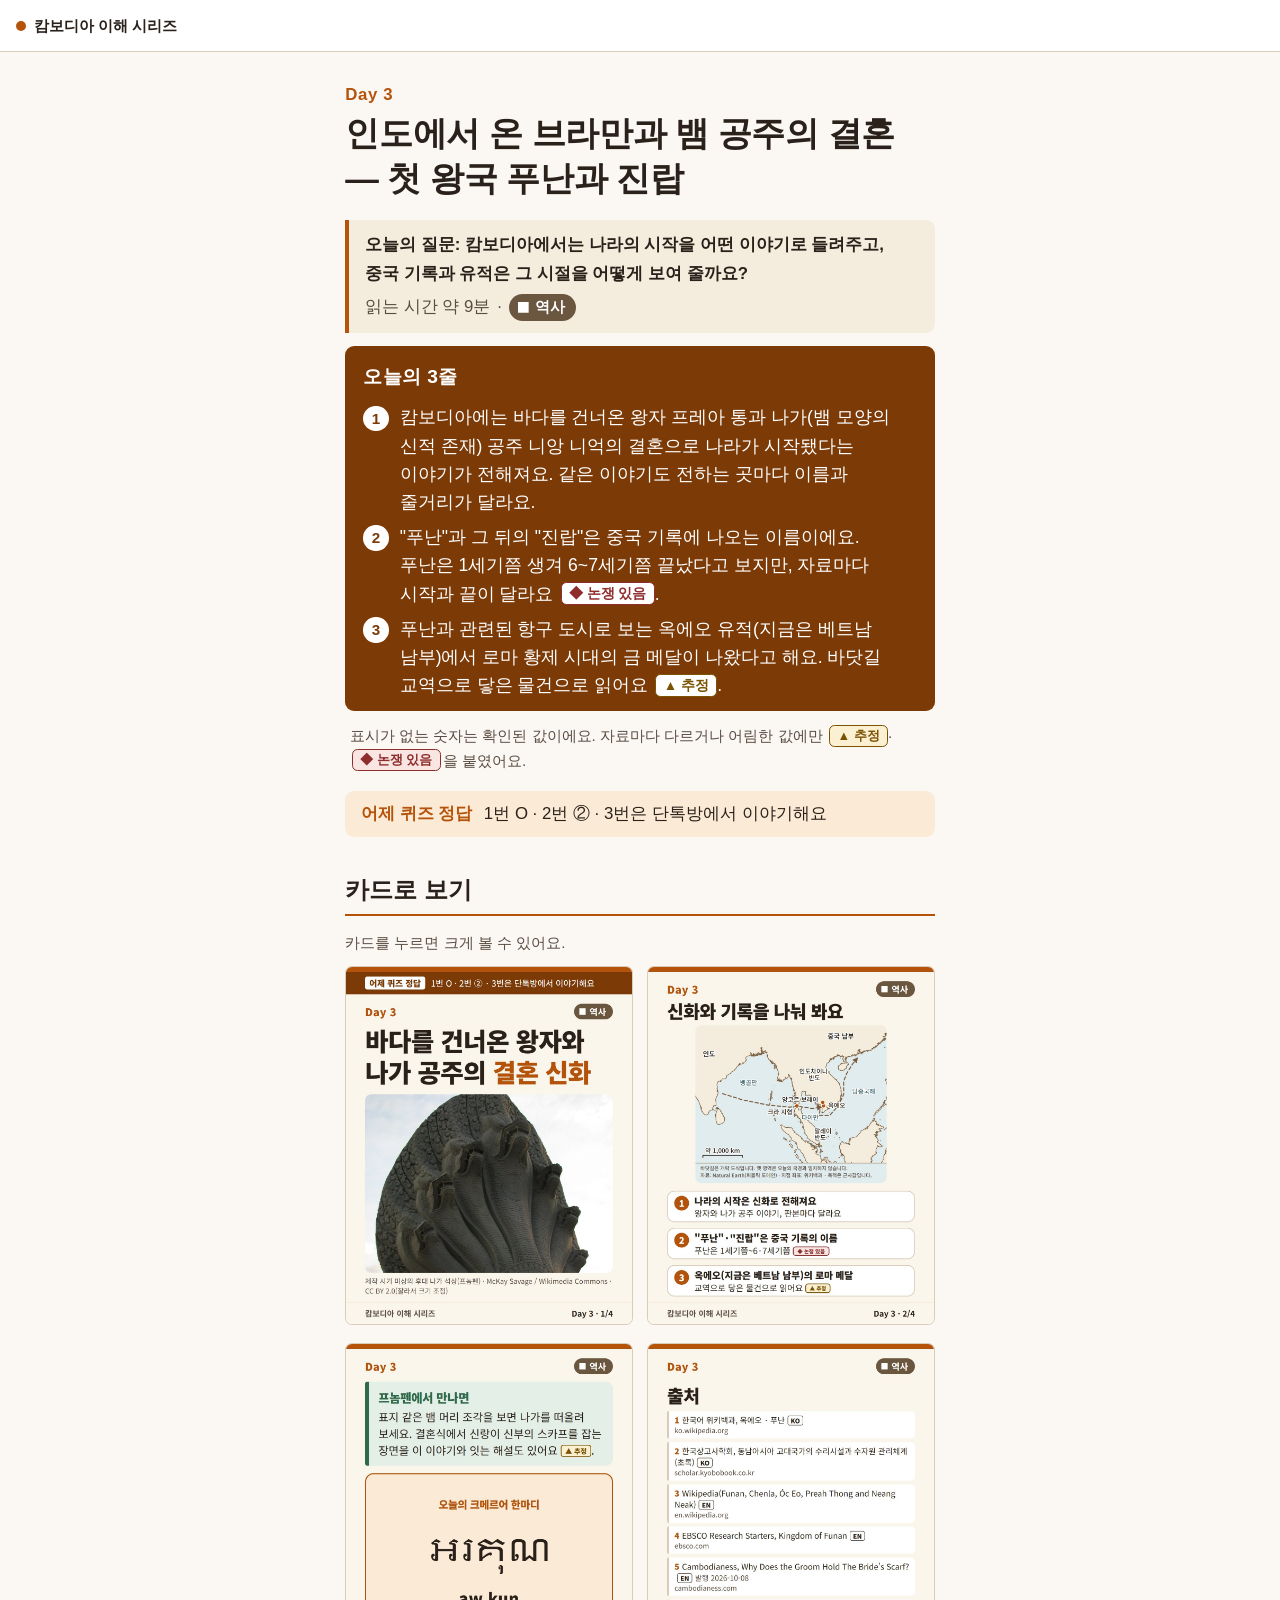
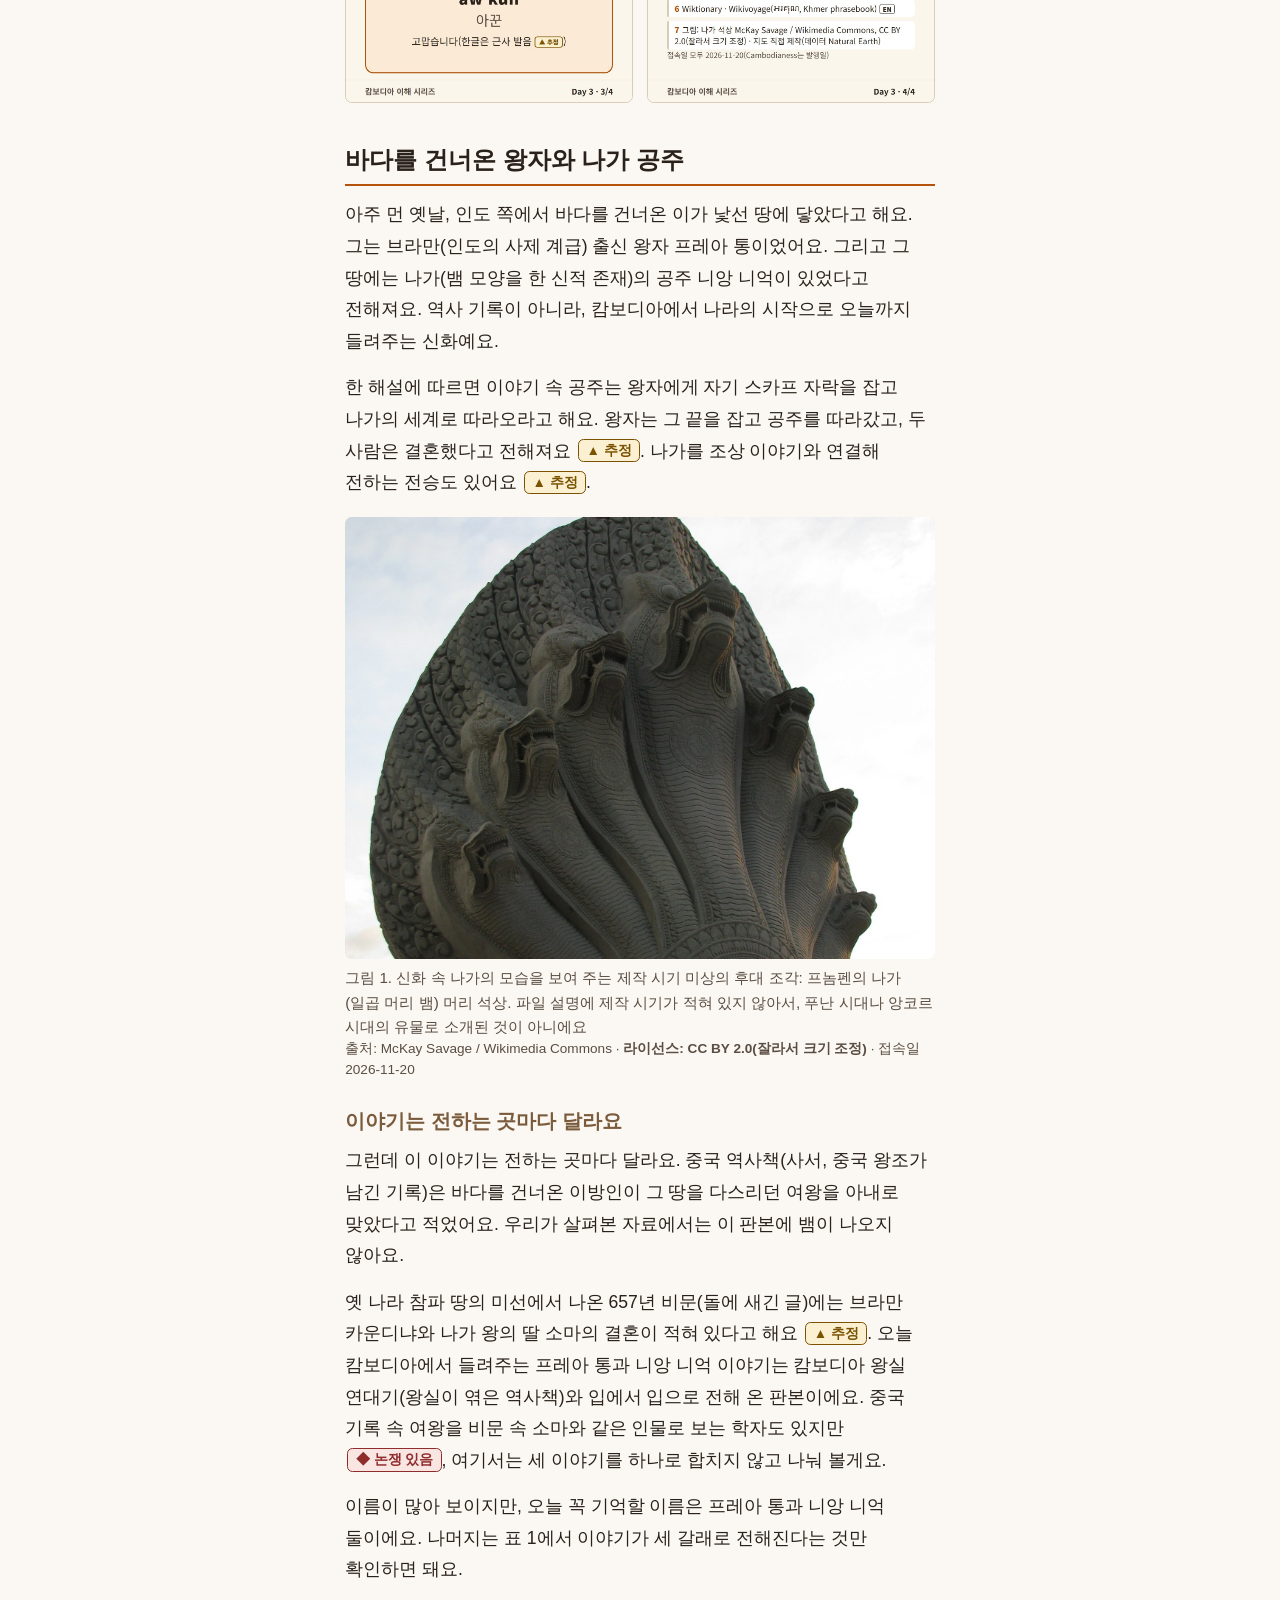
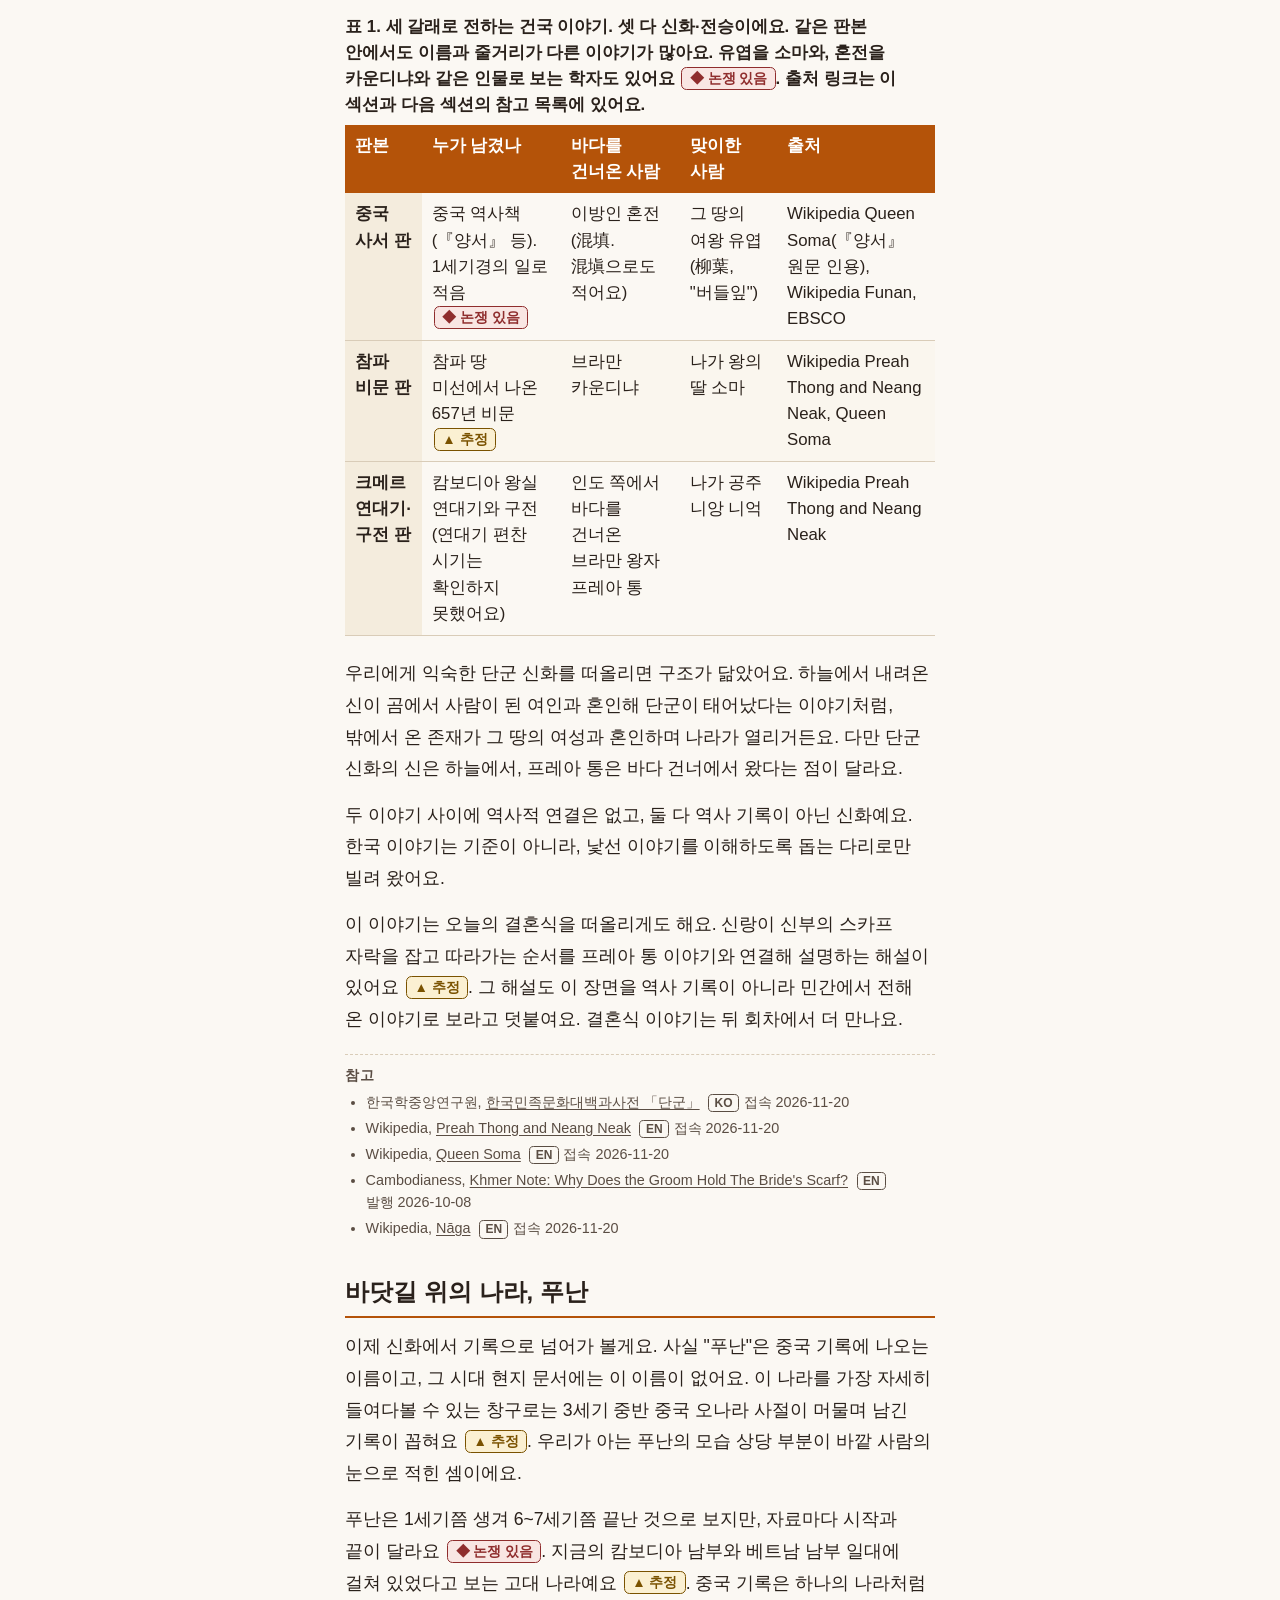
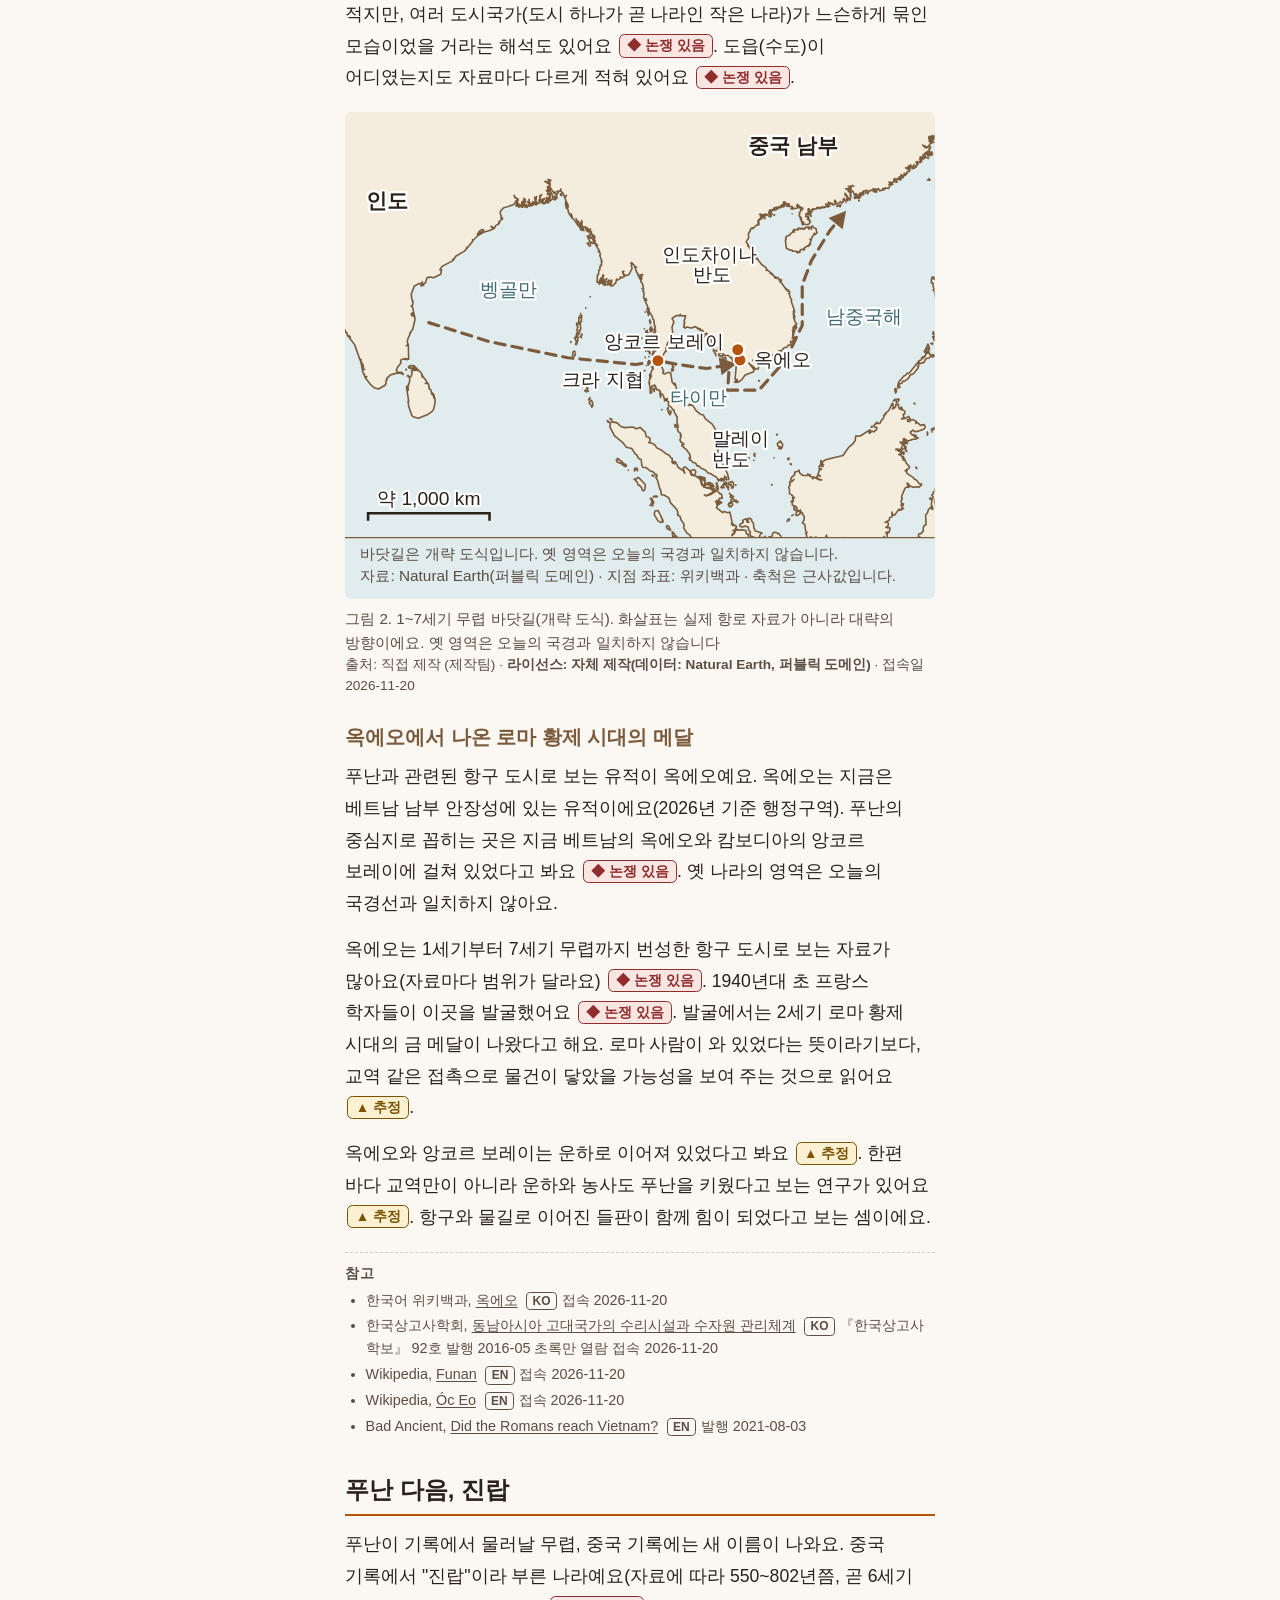
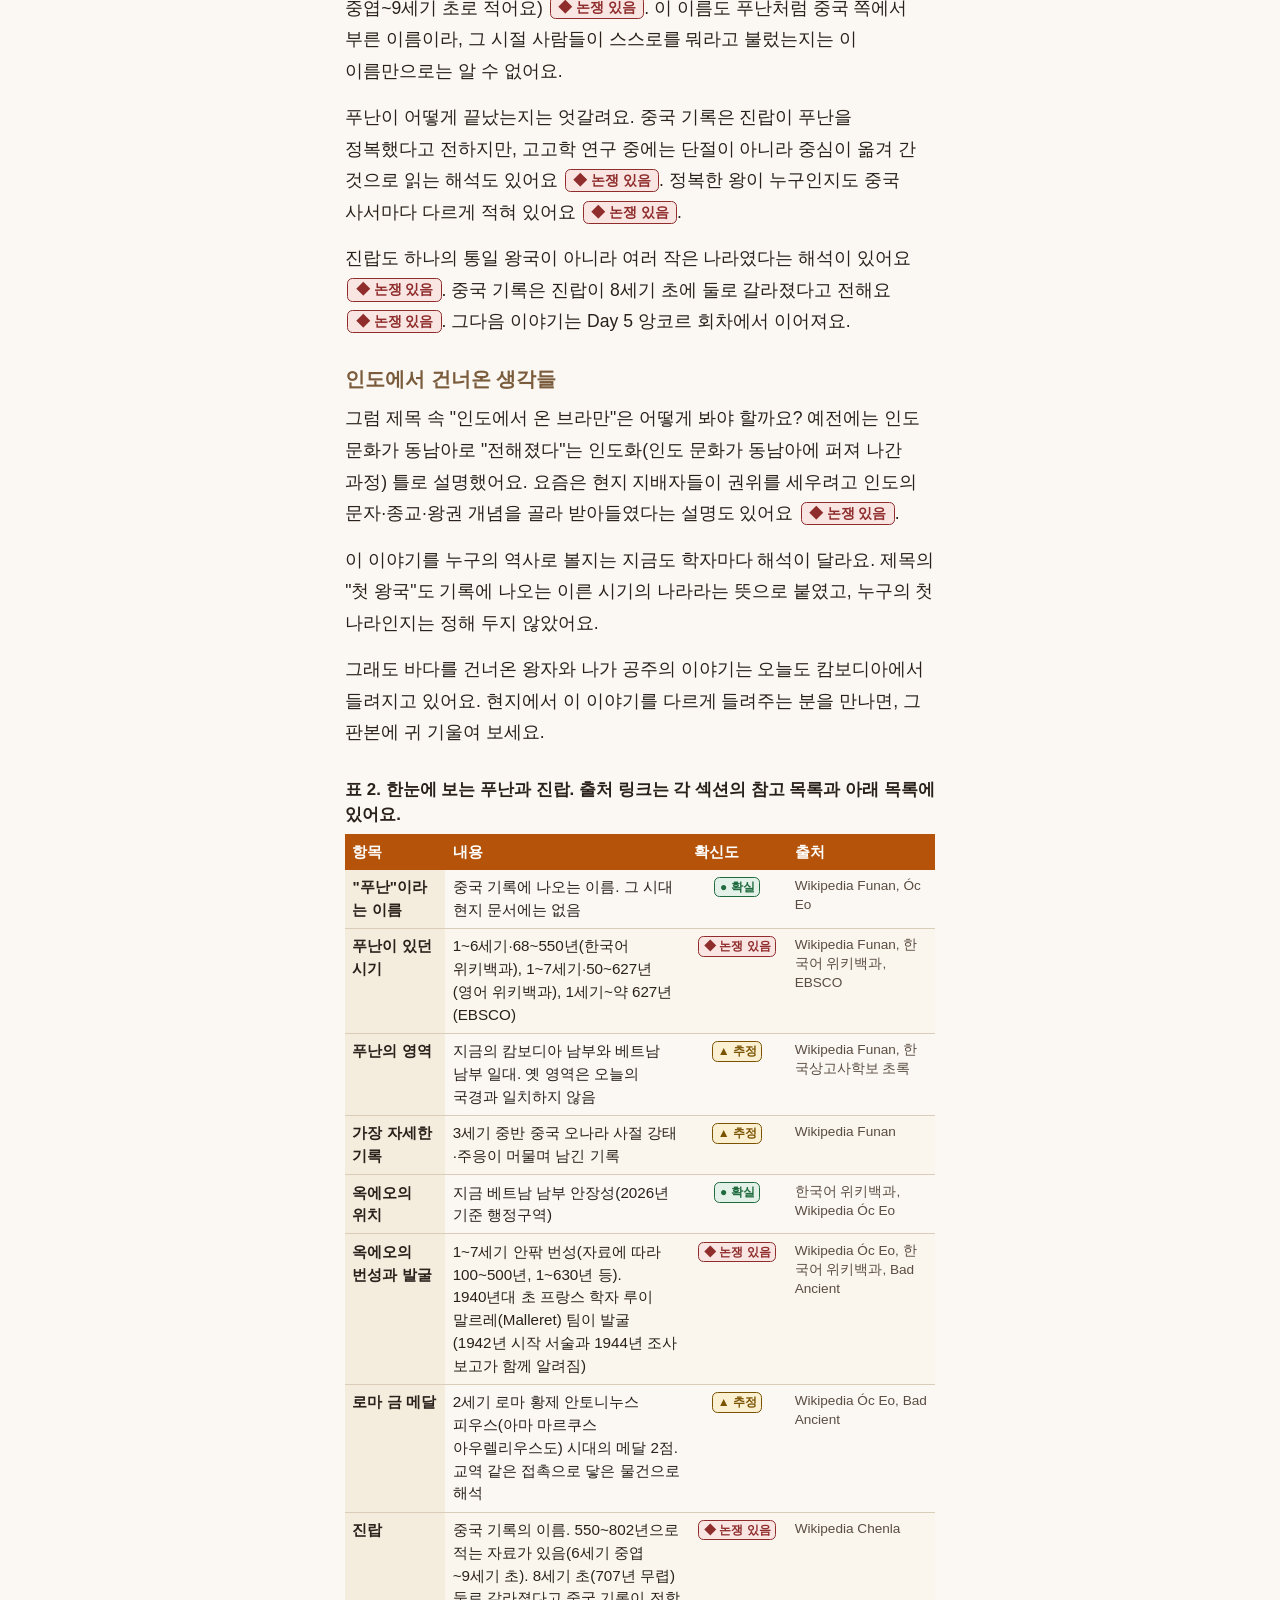
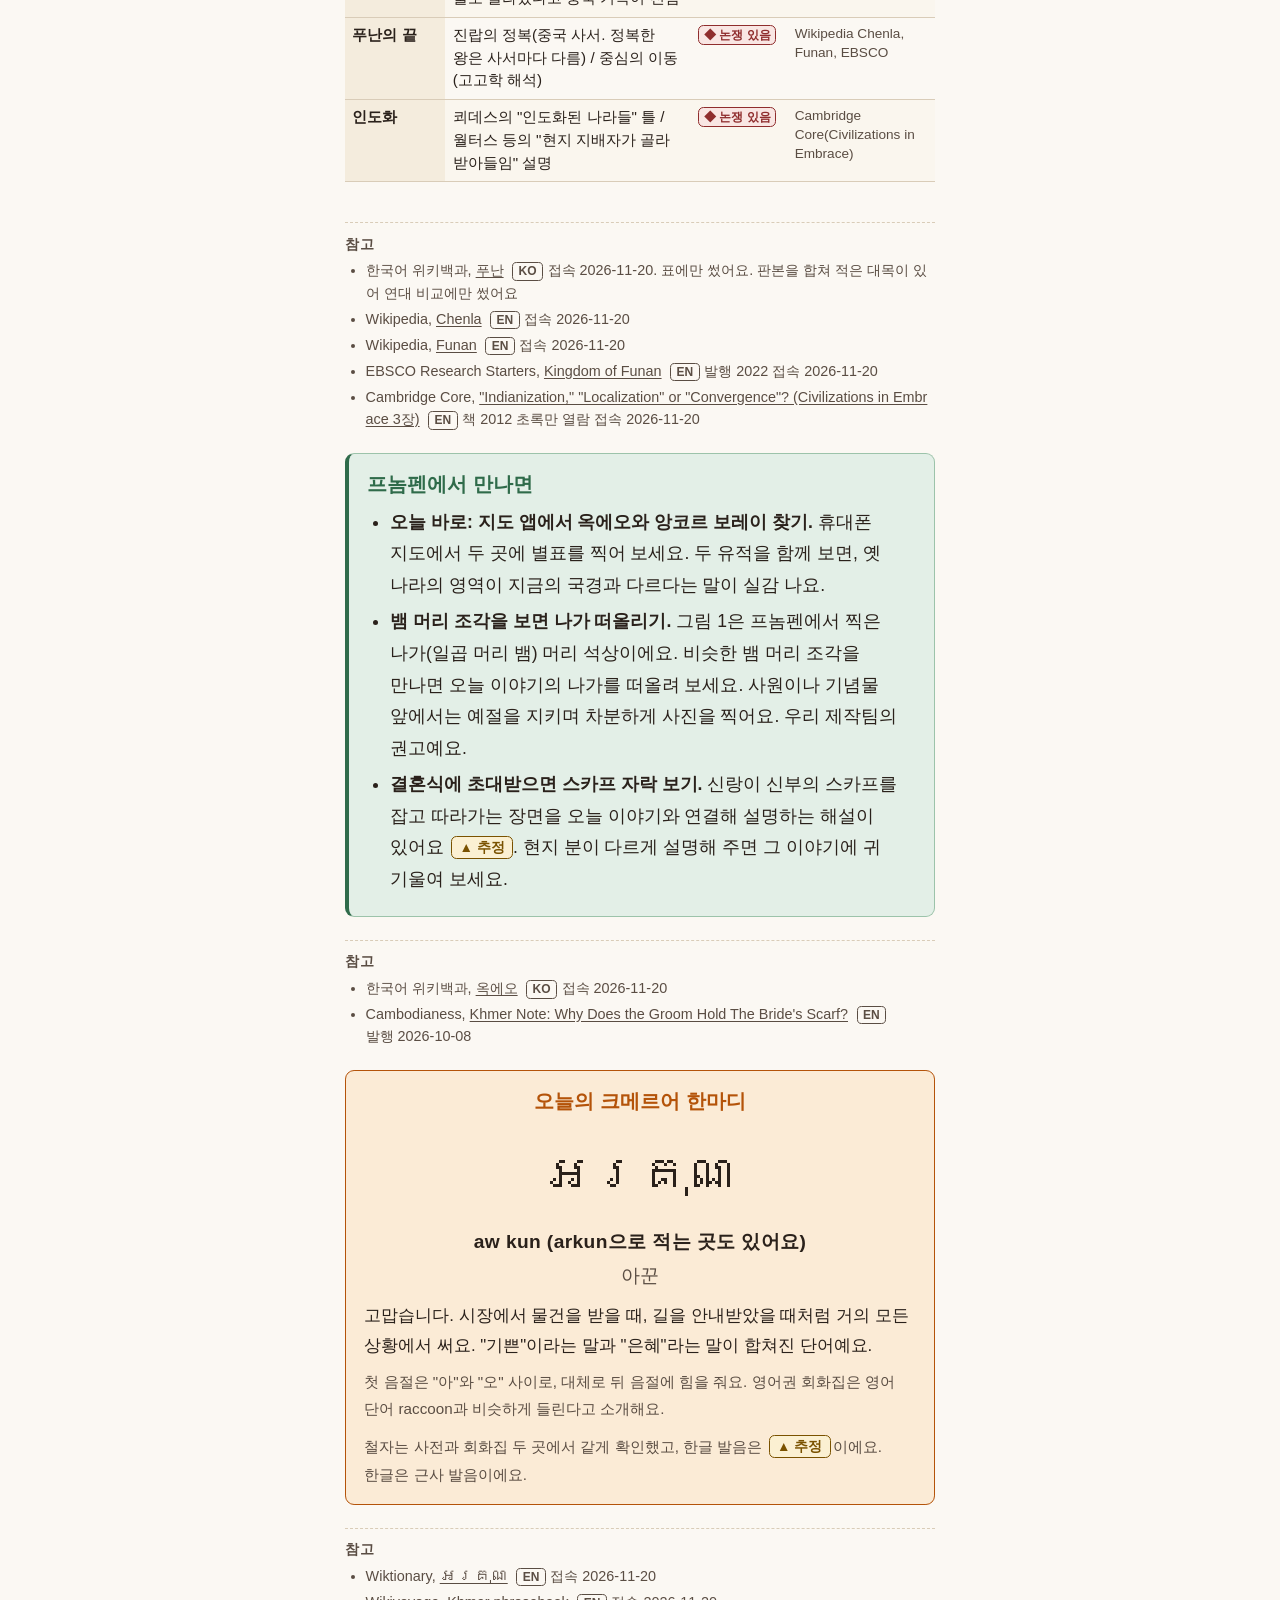
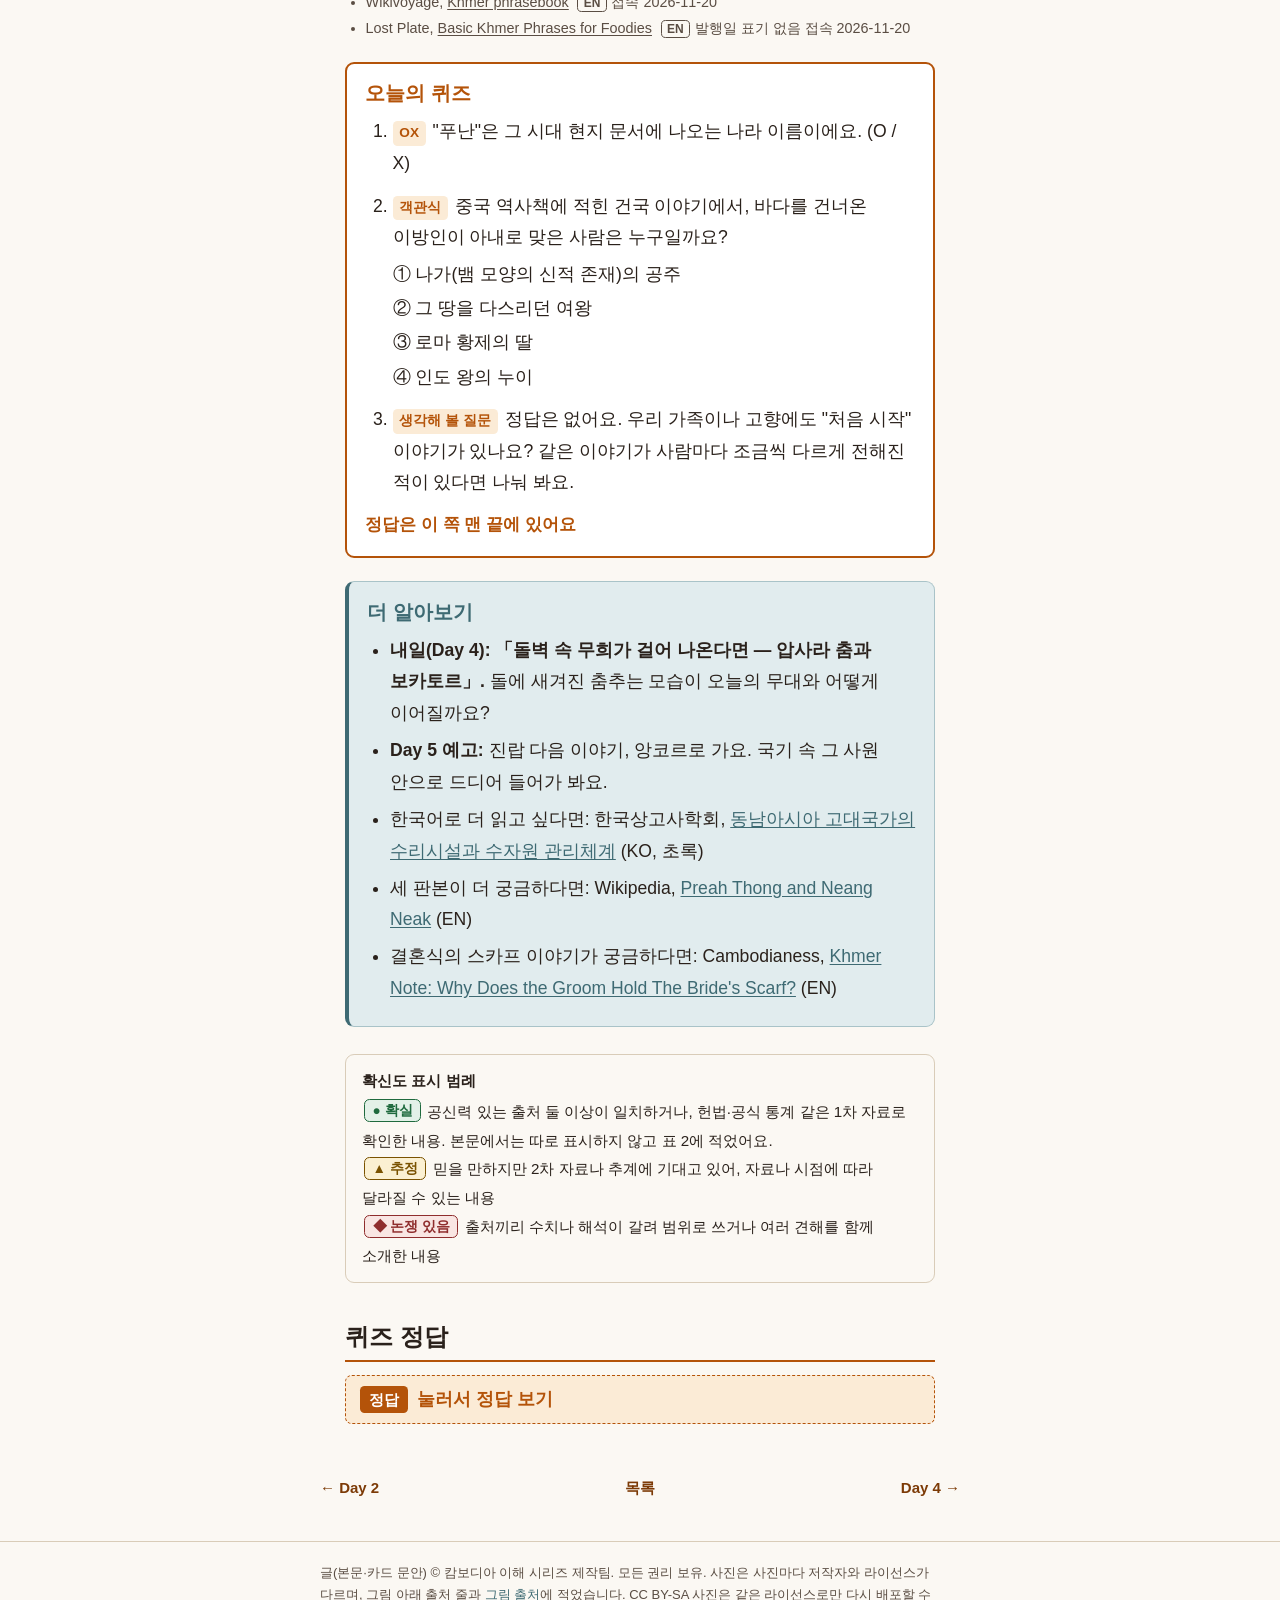
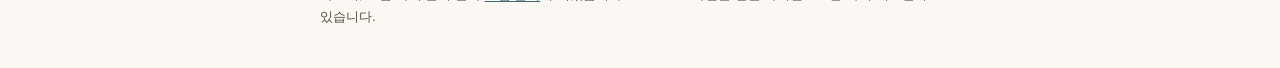
<file: day03/index.html>
<!DOCTYPE html>
<html lang="ko">
<head>
<meta charset="utf-8">
<meta name="viewport" content="width=device-width, initial-scale=1">
<meta name="robots" content="noindex, nofollow">
<title>Day 3. 인도에서 온 브라만과 뱀 공주의 결혼 | 캄보디아 이해 시리즈</title>
<meta name="description" content="캄보디아에서는 나라의 시작을 어떤 이야기로 들려주고, 중국 기록과 유적은 그 시절을 어떻게 보여 줄까요?">
<link rel="stylesheet" href="../css/doc.css">
<link rel="stylesheet" href="../css/web.css">
</head>
<body class="web">
<header class="site-head"><a href="../">캄보디아 이해 시리즈</a></header>
<main>
<article class="doc">
<h1 class="doc-title"><span class="day-no">Day 3</span>인도에서 온 브라만과 뱀 공주의 결혼 — 첫 왕국 푸난과 진랍</h1>
<blockquote class="meta"><p><span class="q">오늘의 질문: 캄보디아에서는 나라의 시작을 어떤 이야기로 들려주고, 중국 기록과 유적은 그 시절을 어떻게 보여 줄까요?</span><span class="read-time">읽는 시간 약 9분</span><span class="sep">·</span><span class="tag t-history">역사</span></p></blockquote>
<section class="box summary3"><span class="summary-title">오늘의 3줄</span><ol><li>캄보디아에는 바다를 건너온 왕자 프레아 통과 나가(뱀 모양의 신적 존재) 공주 니앙 니억의 결혼으로 나라가 시작됐다는 이야기가 전해져요. 같은 이야기도 전하는 곳마다 이름과 줄거리가 달라요.</li><li>"푸난"과 그 뒤의 "진랍"은 중국 기록에 나오는 이름이에요. 푸난은 1세기쯤 생겨 6~7세기쯤 끝났다고 보지만, 자료마다 시작과 끝이 달라요 <span class="nb"><span class="badge b-dispute">논쟁 있음</span>.</span></li><li>푸난과 관련된 항구 도시로 보는 옥에오 유적(지금은 베트남 남부)에서 로마 황제 시대의 금 메달이 나왔다고 해요. 바닷길 교역으로 닿은 물건으로 읽어요 <span class="nb"><span class="badge b-guess">추정</span>.</span></li></ol></section>
<p class="note-confidence">표시가 없는 숫자는 확인된 값이에요. 자료마다 다르거나 어림한 값에만 <span class="nb"><span class="badge b-guess">추정</span>·</span><span class="badge b-dispute">논쟁 있음</span>을 붙였어요.</p>
<p class="prev-answer"><strong>어제 퀴즈 정답</strong> 1번 O · 2번 ② · 3번은 단톡방에서 이야기해요</p>
<section class="web-cards" aria-label="카드">
<h2>카드로 보기</h2>
<p class="hint">카드를 누르면 크게 볼 수 있어요.</p>
<ul><li><a href="cards/card1.jpg"><img src="cards/card1.jpg" width="1080" height="1350" loading="lazy" alt="1장 표지: 바다를 건너온 왕자와 나가 공주의 결혼 신화"></a></li><li><a href="cards/card2.jpg"><img src="cards/card2.jpg" width="1080" height="1350" loading="lazy" alt="2장 핵심 3가지: 신화와 기록을 나눠 봐요"></a></li><li><a href="cards/card3.jpg"><img src="cards/card3.jpg" width="1080" height="1350" loading="lazy" alt="3장 현장 팁: 표지 같은 뱀 머리 조각을 보면 나가를 떠올려 보세요. 결혼식에서 신랑이 신부의 스카프를 잡는 장면을 이 이야기와 잇는 해설도 있어요 ."></a></li><li><a href="cards/card4.jpg"><img src="cards/card4.jpg" width="1080" height="1350" loading="lazy" alt="4장 출처"></a></li></ul>
</section>
<section class="sec"><h2>바다를 건너온 왕자와 나가 공주</h2>
<p>아주 먼 옛날, 인도 쪽에서 바다를 건너온 이가 낯선 땅에 닿았다고 해요. 그는 브라만(인도의 사제 계급) 출신 왕자 프레아 통이었어요. 그리고 그 땅에는 나가(뱀 모양을 한 신적 존재)의 공주 니앙 니억이 있었다고 전해져요. 역사 기록이 아니라, 캄보디아에서 나라의 시작으로 오늘까지 들려주는 신화예요.</p>
<p>한 해설에 따르면 이야기 속 공주는 왕자에게 자기 스카프 자락을 잡고 나가의 세계로 따라오라고 해요. 왕자는 그 끝을 잡고 공주를 따라갔고, 두 사람은 결혼했다고 전해져요 <span class="nb"><span class="badge b-guess">추정</span>.</span> 나가를 조상 이야기와 연결해 전하는 전승도 있어요 <span class="nb"><span class="badge b-guess">추정</span>.</span></p>
<figure class="fig"><img alt="하늘을 배경으로 한, 일곱 개의 머리를 부채처럼 펼친 뱀 모양 석상. 머리마다 입을 벌린 모습이고 뒤에 비늘 무늬를 새긴 넓은 판이 둘러서 있다." src="../assets/day03/naga.jpg"><figcaption>그림 1. 신화 속 나가의 모습을 보여 주는 제작 시기 미상의 후대 조각: 프놈펜의 나가(일곱 머리 뱀) 머리 석상. 파일 설명에 제작 시기가 적혀 있지 않아서, 푸난 시대나 앙코르 시대의 유물로 소개된 것이 아니에요<span class="credit">출처: McKay Savage / Wikimedia Commons · <span class="license">라이선스: CC BY 2.0(잘라서 크기 조정)</span> · 접속일 2026-11-20</span></figcaption></figure>
<h3>이야기는 전하는 곳마다 달라요</h3>
<p>그런데 이 이야기는 전하는 곳마다 달라요. 중국 역사책(사서, 중국 왕조가 남긴 기록)은 바다를 건너온 이방인이 그 땅을 다스리던 여왕을 아내로 맞았다고 적었어요. 우리가 살펴본 자료에서는 이 판본에 뱀이 나오지 않아요.</p>
<p>옛 나라 참파 땅의 미선에서 나온 657년 비문(돌에 새긴 글)에는 브라만 카운디냐와 나가 왕의 딸 소마의 결혼이 적혀 있다고 해요 <span class="nb"><span class="badge b-guess">추정</span>.</span> 오늘 캄보디아에서 들려주는 프레아 통과 니앙 니억 이야기는 캄보디아 왕실 연대기(왕실이 엮은 역사책)와 입에서 입으로 전해 온 판본이에요. 중국 기록 속 여왕을 비문 속 소마와 같은 인물로 보는 학자도 있지만 <span class="nb"><span class="badge b-dispute">논쟁 있음</span>,</span> 여기서는 세 이야기를 하나로 합치지 않고 나눠 볼게요.</p>
<p>이름이 많아 보이지만, 오늘 꼭 기억할 이름은 프레아 통과 니앙 니억 둘이에요. 나머지는 표 1에서 이야기가 세 갈래로 전해진다는 것만 확인하면 돼요.</p>
<div class="table-scroll"><table class="data"><caption>표 1. 세 갈래로 전하는 건국 이야기. 셋 다 신화·전승이에요. 같은 판본 안에서도 이름과 줄거리가 다른 이야기가 많아요. 유엽을 소마와, 혼전을 카운디냐와 같은 인물로 보는 학자도 있어요 <span class="nb"><span class="badge b-dispute">논쟁 있음</span>.</span> 출처 링크는 이 섹션과 다음 섹션의 참고 목록에 있어요.</caption><thead><tr><th>판본</th><th>누가 남겼나</th><th>바다를 건너온 사람</th><th>맞이한 사람</th><th>출처</th></tr></thead><tbody><tr><th scope="row">중국 사서 판</th><td>중국 역사책(『양서』 등). 1세기경의 일로 적음 <span class="badge b-dispute">논쟁 있음</span></td><td>이방인 혼전(混填. 混塡으로도 적어요)</td><td>그 땅의 여왕 유엽(柳葉, "버들잎")</td><td>Wikipedia Queen Soma(『양서』 원문 인용), Wikipedia Funan, EBSCO</td></tr><tr><th scope="row">참파 비문 판</th><td>참파 땅 미선에서 나온 657년 비문 <span class="badge b-guess">추정</span></td><td>브라만 카운디냐</td><td>나가 왕의 딸 소마</td><td>Wikipedia Preah Thong and Neang Neak, Queen Soma</td></tr><tr><th scope="row">크메르 연대기·구전 판</th><td>캄보디아 왕실 연대기와 구전(연대기 편찬 시기는 확인하지 못했어요)</td><td>인도 쪽에서 바다를 건너온 브라만 왕자 프레아 통</td><td>나가 공주 니앙 니억</td><td>Wikipedia Preah Thong and Neang Neak</td></tr></tbody></table></div>
<p>우리에게 익숙한 단군 신화를 떠올리면 구조가 닮았어요. 하늘에서 내려온 신이 곰에서 사람이 된 여인과 혼인해 단군이 태어났다는 이야기처럼, 밖에서 온 존재가 그 땅의 여성과 혼인하며 나라가 열리거든요. 다만 단군 신화의 신은 하늘에서, 프레아 통은 바다 건너에서 왔다는 점이 달라요.</p>
<p>두 이야기 사이에 역사적 연결은 없고, 둘 다 역사 기록이 아닌 신화예요. 한국 이야기는 기준이 아니라, 낯선 이야기를 이해하도록 돕는 다리로만 빌려 왔어요.</p>
<p>이 이야기는 오늘의 결혼식을 떠올리게도 해요. 신랑이 신부의 스카프 자락을 잡고 따라가는 순서를 프레아 통 이야기와 연결해 설명하는 해설이 있어요 <span class="nb"><span class="badge b-guess">추정</span>.</span> 그 해설도 이 장면을 역사 기록이 아니라 민간에서 전해 온 이야기로 보라고 덧붙여요. 결혼식 이야기는 뒤 회차에서 더 만나요.</p>
<aside class="refs"><h4>참고</h4><ul><li>한국학중앙연구원, <a href="https://encykorea.aks.ac.kr/Article/E0013538">한국민족문화대백과사전 「단군」</a> <span class="lang">KO</span><span class="date">접속 2026-11-20</span></li><li>Wikipedia, <a href="https://en.wikipedia.org/wiki/Preah_Thong_and_Neang_Neak">Preah Thong and Neang Neak</a> <span class="lang">EN</span><span class="date">접속 2026-11-20</span></li><li>Wikipedia, <a href="https://en.wikipedia.org/wiki/Queen_Soma">Queen Soma</a> <span class="lang">EN</span><span class="date">접속 2026-11-20</span></li><li>Cambodianess, <a href="https://cambodianess.com/article/khmer-note-why-does-the-groom-hold-the-brides-scarf">Khmer Note: Why Does the Groom Hold The Bride's Scarf?</a> <span class="lang">EN</span><span class="date">발행 2026-10-08</span></li><li>Wikipedia, <a href="https://en.wikipedia.org/wiki/N%C4%81ga">Nāga</a> <span class="lang">EN</span><span class="date">접속 2026-11-20</span></li></ul></aside>
</section>
<section class="sec"><h2>바닷길 위의 나라, 푸난</h2>
<p>이제 신화에서 기록으로 넘어가 볼게요. 사실 "푸난"은 중국 기록에 나오는 이름이고, 그 시대 현지 문서에는 이 이름이 없어요. 이 나라를 가장 자세히 들여다볼 수 있는 창구로는 3세기 중반 중국 오나라 사절이 머물며 남긴 기록이 꼽혀요 <span class="nb"><span class="badge b-guess">추정</span>.</span> 우리가 아는 푸난의 모습 상당 부분이 바깥 사람의 눈으로 적힌 셈이에요.</p>
<p>푸난은 1세기쯤 생겨 6~7세기쯤 끝난 것으로 보지만, 자료마다 시작과 끝이 달라요 <span class="nb"><span class="badge b-dispute">논쟁 있음</span>.</span> 지금의 캄보디아 남부와 베트남 남부 일대에 걸쳐 있었다고 보는 고대 나라예요 <span class="nb"><span class="badge b-guess">추정</span>.</span> 중국 기록은 하나의 나라처럼 적지만, 여러 도시국가(도시 하나가 곧 나라인 작은 나라)가 느슨하게 묶인 모습이었을 거라는 해석도 있어요 <span class="nb"><span class="badge b-dispute">논쟁 있음</span>.</span> 도읍(수도)이 어디였는지도 자료마다 다르게 적혀 있어요 <span class="nb"><span class="badge b-dispute">논쟁 있음</span>.</span></p>
<figure class="map"><svg xmlns="http://www.w3.org/2000/svg" id="map-trade" viewBox="0 0 920 760" role="img" aria-label="인도 동해안에서 벵골만을 건너 말레이반도의 크라 지협 일대에 이르고, 타이만을 지나 옥에오(지금의 베트남 남부 메콩 삼각주 서쪽)와 앙코르 보레이(지금의 캄보디아 남부)에 닿은 뒤, 베트남 동쪽 바다를 따라 중국 남부로 이어지는 바닷길을 점선 화살표로 개략적으로 그린 지도. 두 지점은 짧은 운하로 이어졌다고 전해진다.">
<title>인도에서 중국 남부까지 바닷길 개략 지도</title><desc>인도 동해안에서 벵골만을 건너 말레이반도의 크라 지협 일대에 이르고, 타이만을 지나 옥에오(지금의 베트남 남부, 메콩 삼각주 서쪽)와 앙코르 보레이(지금의 캄보디아 남부)에 닿은 뒤, 베트남 동쪽 바다를 따라 중국 남부로 이어지는 바닷길을 점선 화살표로 개략적으로 그린 지도. 옥에오와 앙코르 보레이는 짧은 운하로 이어졌다고 전해진다.</desc>
<style>
  #map-trade .svg-water  { fill: #E1ECEE; }
  #map-trade .svg-land   { fill: #F4ECDD; stroke: none; }
  #map-trade .svg-land2  { fill: #E3EFE7; stroke: none; }
  #map-trade .svg-coast  { fill: none; stroke: #7A5B3C; stroke-width: 3; stroke-linejoin: round; }
  #map-trade .svg-outline  { stroke: #7A5B3C; stroke-width: 3; stroke-linejoin: round; }
  #map-trade .svg-outline2 { stroke: #2F6B4A; stroke-width: 3; stroke-linejoin: round; }
  #map-trade .svg-river  { fill: none; stroke: #3E6A73; stroke-width: 7; stroke-linecap: round; stroke-linejoin: round; }
  #map-trade .svg-lake   { fill: #E1ECEE; stroke: #3E6A73; stroke-width: 3; stroke-linejoin: round; }
  #map-trade .svg-border { fill: none; stroke: #5A4D43; stroke-width: 3; stroke-dasharray: 3 8; stroke-linecap: round; }
  #map-trade .svg-pin    { fill: #B45309; stroke: #fff; stroke-width: 3; }
  #map-trade .svg-label  { fill: #2A211B; font: 700 32px "Noto Sans KR", "Malgun Gothic", sans-serif; paint-order: stroke; stroke: #fff; stroke-width: 7px; stroke-linejoin: round; }
  #map-trade .svg-label-sm { font-size: 30px; font-weight: 500; }
  #map-trade .svg-label-water { fill: #3E6A73; }
  #map-trade .svg-note   { fill: #2A211B; font: 500 26px "Noto Sans KR", "Malgun Gothic", sans-serif; }
  #map-trade .svg-note-sm { fill: #5A4D43; font: 500 24px "Noto Sans KR", "Malgun Gothic", sans-serif; }
  #map-trade .svg-line   { stroke: #7A5B3C; stroke-width: 2; fill: none; }
  #map-trade .svg-scale  { stroke: #2A211B; stroke-width: 4; fill: none; }

  #map-trade .svg-route { fill: none; stroke: #7A5B3C; stroke-width: 5; stroke-dasharray: 16 11; stroke-linecap: round; stroke-linejoin: round; }
  #map-trade .svg-arrow { fill: #7A5B3C; stroke: none; }
  #map-trade .svg-canal { fill: none; stroke: #3E6A73; stroke-width: 5; stroke-linecap: round; }
  #map-trade .svg-pin   { fill: #B45309; stroke: #fff; stroke-width: 3; }
</style>
<defs><clipPath id="mapclip"><rect x="0" y="0" width="920" height="664"/></clipPath></defs>
<rect class="svg-water" x="0" y="0" width="920" height="760"/>
<g clip-path="url(#mapclip)">
<g class="svg-land"><path d="M873.1,514.9 L877.2,515.0 L877.8,517.1 L875.8,517.5 L873.1,514.9Z"/><path d="M870.3,515.0 L869.3,515.8 L866.3,514.8 L866.8,516.2 L872.5,519.8 L869.4,519.8 L873.4,521.3 L874.7,523.0 L873.0,523.0 L875.6,524.6 L871.5,526.1 L868.3,522.7 L869.1,526.6 L860.5,525.8 L859.3,526.9 L862.7,526.4 L863.6,529.1 L867.8,530.2 L866.0,534.3 L864.2,534.5 L867.9,535.8 L868.5,537.3 L871.3,537.6 L870.2,539.7 L872.7,540.2 L869.8,541.0 L873.7,541.5 L871.3,543.1 L874.7,544.5 L875.6,547.7 L880.8,553.4 L880.3,555.8 L878.2,556.6 L877.4,558.5 L875.6,558.2 L877.1,559.4 L874.0,559.8 L876.5,560.7 L876.2,562.6 L877.6,564.3 L887.8,571.3 L888.4,573.2 L891.6,574.1 L896.6,580.3 L899.3,580.3 L899.8,582.0 L895.4,585.7 L892.7,584.8 L887.0,585.7 L881.1,583.5 L878.9,579.9 L876.9,579.2 L879.8,585.7 L877.1,585.0 L873.9,587.0 L868.3,600.3 L869.5,603.3 L867.6,607.7 L868.8,610.0 L867.7,613.7 L871.5,611.4 L870.0,613.2 L870.9,613.6 L869.5,615.4 L869.9,617.1 L868.5,617.4 L871.5,618.9 L868.7,619.4 L867.8,621.1 L866.4,620.3 L865.6,621.6 L864.4,619.7 L857.8,628.7 L855.0,629.2 L853.4,624.2 L853.8,631.4 L849.8,633.1 L849.3,636.8 L842.8,640.3 L846.9,639.8 L847.8,642.8 L847.6,645.6 L844.0,648.3 L845.8,647.7 L846.6,649.0 L848.8,648.3 L850.6,649.5 L848.8,656.4 L847.3,655.3 L844.4,655.8 L844.3,657.6 L846.3,656.8 L845.7,662.9 L844.1,665.5 L842.9,665.9 L841.0,662.1 L840.4,665.8 L843.6,668.7 L841.6,669.1 L841.7,671.4 L840.8,671.7 L841.7,670.6 L840.5,671.0 L837.6,678.7 L810.9,690.8 L809.7,689.7 L809.8,680.2 L808.0,676.8 L808.6,673.2 L807.1,676.4 L802.7,674.2 L804.8,670.3 L801.1,673.9 L799.5,673.1 L799.7,669.8 L798.2,673.3 L793.5,675.4 L789.8,675.4 L789.4,669.5 L784.4,671.2 L783.1,669.2 L784.1,671.6 L777.6,664.2 L775.7,668.1 L777.3,669.2 L769.5,674.6 L767.6,675.2 L763.6,672.6 L760.6,672.8 L754.5,677.9 L752.5,677.1 L753.0,667.1 L751.4,660.3 L749.7,663.6 L750.4,664.6 L747.6,666.2 L745.9,664.6 L742.6,664.3 L734.8,667.7 L731.0,666.4 L735.1,663.3 L731.8,664.6 L729.1,667.5 L728.2,663.9 L726.8,663.0 L720.9,665.9 L719.7,663.6 L720.6,661.9 L719.9,658.5 L718.8,657.8 L721.3,655.7 L720.1,656.0 L718.8,653.9 L717.4,643.7 L713.6,641.1 L716.2,637.3 L716.8,631.0 L714.1,628.4 L714.2,626.1 L710.2,623.0 L710.7,621.0 L709.0,623.3 L705.9,620.8 L703.9,620.4 L703.1,621.8 L700.7,620.6 L700.5,616.7 L705.5,617.7 L702.4,616.3 L703.3,615.2 L698.0,613.7 L697.9,610.2 L696.1,607.8 L697.5,606.9 L699.7,607.6 L698.3,602.2 L701.3,602.4 L697.2,597.5 L693.5,595.4 L693.7,589.6 L692.2,585.1 L694.7,582.5 L693.6,578.1 L698.0,576.3 L700.6,573.2 L697.9,576.0 L694.8,577.0 L696.6,570.3 L700.7,566.9 L702.2,564.5 L701.0,565.1 L702.1,561.8 L706.9,560.5 L708.3,558.7 L705.9,562.8 L706.5,564.6 L708.2,565.1 L708.6,569.0 L716.6,577.0 L719.0,577.9 L720.9,581.7 L726.9,584.7 L731.4,583.6 L733.6,581.3 L740.0,580.0 L745.7,581.1 L746.3,582.4 L748.7,580.9 L752.8,581.4 L754.6,579.1 L758.3,578.5 L759.7,572.4 L766.1,569.6 L776.3,569.5 L777.4,570.7 L776.0,572.8 L778.7,572.5 L785.0,575.3 L787.6,574.9 L789.7,576.7 L795.5,572.2 L799.3,571.7 L800.9,572.7 L805.0,570.9 L808.5,572.4 L811.2,563.8 L814.3,562.5 L814.5,559.7 L813.3,559.7 L812.7,557.6 L813.3,555.3 L816.0,554.5 L816.2,553.0 L822.0,549.7 L820.9,547.9 L818.9,547.6 L819.9,544.4 L819.2,542.9 L822.7,538.5 L824.1,539.7 L827.3,538.8 L828.4,531.9 L830.1,530.3 L828.9,526.1 L829.8,521.3 L828.8,520.0 L831.0,514.8 L833.5,513.6 L835.0,510.1 L838.6,512.6 L840.8,510.3 L844.6,510.3 L846.6,512.2 L848.9,510.0 L850.3,511.4 L862.8,510.8 L867.6,514.4 L870.3,515.0Z"/><path d="M916.9,621.0 L917.0,617.7 L915.0,612.5 L915.9,605.2 L913.4,604.7 L912.4,603.0 L913.4,602.0 L916.6,604.4 L917.7,601.1 L915.6,597.6 L917.3,596.6 L918.2,592.6 L920.7,591.7 L920.7,587.6 L924.6,585.4 L925.7,581.7 L927.0,581.9 L927.1,584.6 L931.6,586.1 L933.5,582.2 L936.4,580.4 L936.8,575.0 L938.6,574.1 L938.6,575.0 L942.1,574.5 L945.9,576.7 L949.7,575.3 L949.7,578.0 L952.4,580.2 L959.7,579.6 L960.0,593.2 L956.5,593.6 L952.7,591.0 L942.7,594.0 L937.9,593.7 L933.9,591.4 L929.9,591.6 L926.4,593.7 L922.7,598.6 L919.9,607.0 L921.8,616.5 L925.2,621.6 L928.4,621.7 L930.2,623.2 L933.8,632.0 L937.0,630.8 L937.3,631.9 L942.6,632.2 L944.7,627.7 L952.6,619.6 L953.9,619.7 L955.0,622.3 L960.0,622.5 L960.0,637.7 L956.8,638.8 L954.0,643.1 L951.5,643.1 L947.5,640.1 L946.5,640.9 L947.4,644.6 L948.7,642.8 L952.2,648.2 L954.8,648.6 L957.3,650.8 L960.0,655.4 L960.0,704.0 L954.3,704.0 L950.4,700.7 L951.3,691.9 L952.4,691.9 L953.3,688.7 L945.7,684.8 L945.7,683.0 L943.7,682.6 L938.3,677.2 L938.2,674.0 L941.8,669.9 L942.1,663.1 L940.1,662.1 L942.1,660.7 L940.6,658.7 L935.9,657.7 L931.9,659.1 L924.2,664.9 L925.4,668.8 L928.7,671.2 L929.1,681.2 L927.2,685.4 L927.4,695.0 L929.2,700.5 L928.1,704.0 L909.9,704.0 L909.7,702.0 L911.6,698.8 L912.8,686.4 L911.7,687.5 L908.9,680.9 L909.7,676.3 L905.6,674.8 L898.1,677.8 L894.7,667.7 L896.5,667.3 L897.2,663.1 L894.9,662.9 L894.6,661.1 L895.6,658.0 L897.8,658.4 L902.3,654.3 L902.3,649.0 L904.0,645.0 L906.7,643.9 L906.0,628.9 L908.8,625.7 L910.3,620.7 L914.6,616.0 L916.9,621.0Z"/><path d="M530.5,564.1 L527.5,556.1 L529.2,554.2 L532.6,554.3 L532.9,555.8 L538.0,560.0 L540.3,566.6 L546.9,567.6 L554.4,573.4 L556.3,581.0 L560.7,585.7 L571.5,588.4 L574.2,591.7 L574.0,593.3 L563.9,598.8 L560.8,597.4 L563.2,599.0 L570.5,597.0 L579.8,591.3 L583.5,593.5 L584.8,596.1 L585.6,595.3 L587.6,596.8 L588.8,602.8 L584.2,602.9 L584.2,604.8 L578.0,608.0 L582.4,607.1 L581.4,609.7 L579.5,610.3 L584.7,611.8 L581.0,613.5 L580.1,612.1 L581.0,614.7 L579.5,617.3 L589.4,625.2 L592.0,623.2 L597.2,625.2 L600.6,624.3 L603.9,639.7 L603.1,643.4 L604.4,641.8 L605.9,643.1 L604.9,645.2 L606.3,644.1 L606.9,645.7 L609.5,644.9 L610.9,647.4 L608.4,651.7 L605.3,653.2 L607.4,652.6 L607.5,656.5 L604.5,658.6 L603.7,661.0 L607.8,657.2 L610.5,650.8 L611.9,652.6 L612.9,651.6 L615.7,652.8 L618.4,652.0 L625.8,653.1 L626.0,657.3 L629.2,659.3 L629.9,663.7 L634.7,666.1 L635.3,671.2 L631.7,674.4 L630.1,680.0 L632.8,683.4 L629.9,691.9 L631.9,696.8 L631.1,704.0 L580.5,704.0 L558.4,686.7 L556.5,679.4 L544.1,670.6 L538.2,660.3 L533.7,657.1 L530.0,651.8 L528.2,648.1 L529.2,645.5 L528.6,642.5 L524.5,636.7 L522.7,630.7 L519.4,629.3 L520.0,628.0 L518.6,626.9 L519.6,624.7 L517.3,619.8 L507.5,609.2 L505.9,603.2 L497.6,597.6 L493.5,597.1 L492.7,589.9 L491.7,589.5 L487.5,574.3 L484.7,569.7 L485.6,570.3 L487.0,568.3 L486.0,565.8 L485.1,564.9 L484.3,566.0 L481.2,561.8 L475.7,559.7 L469.3,554.7 L465.0,554.5 L463.2,551.8 L462.1,542.2 L458.1,540.6 L455.3,534.9 L453.3,534.0 L447.4,525.0 L439.1,523.0 L433.4,515.8 L420.4,504.9 L413.0,491.1 L414.1,488.6 L413.2,485.2 L417.3,483.6 L424.5,485.1 L430.5,490.7 L436.7,492.5 L449.2,491.5 L454.4,494.2 L460.5,492.2 L468.4,499.6 L470.2,506.8 L473.0,507.1 L475.9,509.4 L475.7,513.9 L473.9,516.0 L475.6,514.6 L476.5,516.6 L478.5,516.7 L484.1,520.1 L486.5,524.1 L494.3,527.9 L502.1,534.2 L506.0,535.6 L508.2,539.2 L510.7,540.5 L510.2,545.8 L511.3,547.8 L510.6,545.7 L512.2,545.1 L513.7,549.3 L513.6,546.5 L515.4,545.6 L520.0,554.7 L527.7,559.6 L530.5,564.1Z"/><path d="M844.4,681.0 L844.5,684.9 L840.1,688.3 L838.5,679.5 L840.7,672.7 L843.7,670.4 L844.4,681.0Z"/><path d="M519.3,669.7 L520.9,672.5 L518.9,671.6 L518.2,668.5 L515.0,665.1 L514.8,661.7 L515.8,661.0 L520.7,666.1 L520.8,668.2 L519.3,669.7Z"/><path d="M515.3,659.4 L513.9,662.0 L511.4,662.3 L510.6,655.2 L515.3,659.4Z"/><path d="M507.5,650.9 L508.0,652.8 L503.0,650.3 L501.5,647.8 L502.2,645.4 L504.9,646.2 L507.5,650.9Z"/><path d="M710.6,625.9 L711.0,626.6 L705.4,629.8 L703.6,629.0 L704.8,623.2 L709.9,623.4 L710.6,625.9Z"/><path d="M496.3,637.1 L496.3,639.2 L494.8,636.9 L495.9,639.9 L493.1,640.6 L488.3,638.0 L482.4,627.9 L483.9,622.7 L488.6,621.9 L494.0,632.4 L493.3,633.1 L496.3,637.1Z"/><path d="M480.5,612.3 L480.5,614.5 L475.8,613.7 L477.1,613.5 L479.0,607.7 L480.5,612.3Z"/><path d="M480.0,605.9 L481.7,608.5 L481.3,610.6 L476.3,602.8 L478.5,602.8 L480.0,605.9Z"/><path d="M578.4,589.4 L578.2,591.3 L575.3,591.2 L576.1,588.0 L578.4,589.4Z"/><path d="M582.4,586.2 L582.3,588.2 L580.9,588.8 L579.5,586.5 L579.8,584.2 L582.4,586.2Z"/><path d="M573.4,585.8 L572.6,588.0 L570.3,586.0 L562.6,585.9 L560.3,584.2 L562.2,582.5 L561.6,579.3 L563.4,578.9 L564.4,581.3 L567.6,581.3 L573.4,585.8Z"/><path d="M575.0,583.1 L575.9,584.5 L574.2,584.9 L568.2,580.9 L564.8,581.1 L566.6,578.3 L568.4,578.1 L573.2,580.6 L575.0,583.1Z"/><path d="M595.9,578.2 L594.8,581.8 L591.0,580.0 L593.5,577.6 L594.6,578.7 L594.7,577.6 L595.9,578.2Z"/><path d="M606.3,579.5 L606.4,583.1 L604.5,585.1 L601.5,582.5 L602.8,580.8 L598.4,581.5 L597.6,579.6 L601.1,577.3 L604.7,576.8 L606.3,579.5Z"/><path d="M561.7,576.4 L561.6,582.1 L559.6,582.9 L556.8,579.4 L556.3,573.1 L557.9,573.0 L561.7,576.4Z"/><path d="M562.1,573.9 L561.8,575.8 L558.8,572.8 L554.0,571.5 L552.2,568.6 L561.5,570.7 L562.1,573.9Z"/><path d="M546.3,559.2 L547.4,561.6 L546.2,565.1 L544.3,566.5 L541.6,566.0 L539.7,562.4 L540.1,559.5 L544.8,557.8 L546.3,559.2Z"/><path d="M456.5,557.4 L456.4,559.8 L451.9,556.0 L455.5,555.6 L456.5,557.4Z"/><path d="M439.1,551.7 L439.2,552.8 L436.2,553.0 L430.7,548.3 L425.1,546.7 L423.2,542.9 L424.8,542.6 L425.1,540.6 L427.5,541.4 L426.9,542.6 L431.9,545.0 L431.4,546.7 L432.6,546.1 L437.0,550.5 L438.0,549.7 L439.1,551.7Z"/><path d="M629.7,539.5 L630.8,539.7 L629.9,541.4 L627.9,542.7 L627.4,538.1 L628.4,539.7 L629.7,539.5Z"/><path d="M871.4,530.2 L872.6,531.0 L871.9,534.2 L869.5,530.9 L871.4,530.2Z"/><path d="M869.2,529.3 L864.2,528.9 L863.1,527.6 L866.7,527.5 L869.2,529.3Z"/><path d="M682.8,521.0 L681.2,525.0 L678.4,525.7 L676.6,524.7 L678.5,522.7 L680.4,524.0 L680.0,522.7 L675.9,521.4 L674.4,517.9 L679.3,513.2 L682.8,518.5 L682.8,521.0Z"/><path d="M680.7,662.6 L678.8,665.9 L679.0,668.7 L676.5,669.2 L676.2,670.6 L674.3,670.9 L672.0,666.9 L670.9,669.3 L666.5,670.6 L666.7,664.1 L665.4,664.1 L667.9,656.6 L671.3,655.8 L674.8,657.0 L675.3,658.3 L676.7,657.6 L680.7,662.6Z"/><path d="M649.5,656.6 L650.8,657.0 L648.5,658.0 L646.1,663.9 L649.2,667.4 L644.7,668.0 L642.7,665.2 L633.5,662.1 L631.9,659.0 L632.6,655.3 L630.3,653.1 L629.3,647.9 L624.9,646.2 L619.6,647.6 L616.3,646.4 L616.1,644.0 L621.6,640.2 L620.5,637.3 L624.9,634.9 L627.7,637.5 L626.9,639.3 L629.9,640.4 L627.6,634.9 L632.0,634.1 L634.6,636.0 L634.5,638.0 L637.4,642.4 L637.9,648.5 L640.3,653.8 L649.5,656.6Z"/><path d="M957.9,611.1 L958.7,613.3 L955.5,612.7 L953.6,614.1 L955.8,611.1 L957.9,611.1Z"/><path d="M604.1,611.0 L605.1,612.4 L603.3,615.5 L601.5,614.7 L600.2,616.6 L598.1,612.6 L598.7,611.1 L599.8,609.9 L600.0,611.6 L602.5,609.6 L604.1,611.0Z"/><path d="M587.0,608.3 L587.9,609.9 L581.9,610.3 L583.8,607.3 L587.0,608.3Z"/><path d="M611.9,607.6 L613.6,608.5 L611.6,608.7 L612.0,609.6 L607.9,607.1 L604.0,608.3 L601.8,606.7 L604.4,602.0 L608.6,606.6 L610.2,605.6 L611.9,607.6Z"/><path d="M468.8,581.6 L467.7,589.5 L466.5,590.8 L464.2,590.5 L462.3,585.3 L459.6,582.7 L457.9,582.7 L454.8,575.9 L451.1,572.8 L454.6,572.8 L456.6,570.2 L458.3,570.6 L468.8,581.6Z"/><path d="M481.4,599.3 L486.7,599.2 L487.6,600.3 L481.2,600.7 L481.4,599.3Z"/><path d="M553.5,470.8 L558.9,472.5 L562.6,478.9 L573.0,487.0 L581.6,501.3 L582.6,511.9 L580.5,515.9 L581.3,519.4 L579.4,523.4 L582.3,528.6 L581.2,531.7 L581.5,541.0 L585.5,546.3 L588.1,546.8 L591.8,553.3 L598.1,568.1 L598.6,573.8 L595.1,573.6 L594.1,571.3 L595.9,570.0 L594.0,570.9 L592.2,567.9 L593.1,572.1 L586.7,572.0 L584.7,574.1 L583.6,573.5 L583.0,575.8 L580.0,570.2 L569.1,563.7 L566.3,563.4 L563.1,559.3 L555.2,555.5 L551.8,552.2 L549.2,552.2 L547.4,548.1 L542.6,546.5 L539.7,543.2 L537.4,542.6 L539.2,539.4 L537.6,533.6 L532.4,526.3 L527.7,522.8 L528.4,521.5 L525.6,520.8 L525.6,518.7 L528.9,517.9 L527.0,517.9 L526.8,516.2 L524.0,515.1 L522.7,511.6 L524.3,506.5 L523.3,505.5 L524.7,504.2 L523.5,504.3 L523.7,501.6 L520.1,498.9 L518.6,495.5 L520.0,492.8 L518.3,485.0 L518.8,480.2 L518.2,475.9 L513.9,468.2 L514.5,461.5 L516.7,461.5 L519.0,465.2 L524.0,466.8 L526.0,465.8 L527.6,467.4 L528.1,471.2 L533.2,471.0 L533.2,477.5 L530.8,480.6 L534.1,484.0 L536.6,480.7 L543.0,478.1 L545.2,481.1 L547.9,481.7 L553.2,474.2 L553.5,470.8Z"/><path d="M820.8,499.2 L822.1,498.1 L825.1,499.3 L829.2,495.8 L830.2,492.8 L825.2,490.8 L825.8,488.6 L830.1,483.9 L830.1,486.3 L830.4,485.3 L833.4,486.2 L835.1,485.5 L836.8,481.2 L839.3,479.5 L841.1,474.6 L840.4,473.5 L844.2,471.3 L843.0,470.4 L848.5,465.8 L854.1,454.6 L855.8,459.0 L854.2,463.7 L858.1,461.3 L859.8,458.4 L859.3,456.6 L861.7,455.1 L863.9,456.4 L863.4,459.0 L864.7,462.8 L868.0,464.7 L869.6,463.1 L870.1,464.8 L873.5,466.7 L873.4,470.8 L870.9,472.0 L872.3,476.8 L868.3,479.0 L874.5,478.1 L879.5,474.9 L881.7,479.1 L877.5,480.2 L878.3,482.8 L881.9,482.7 L882.7,480.3 L886.6,480.1 L891.3,482.9 L890.7,486.2 L892.4,483.9 L898.5,489.1 L899.2,488.1 L903.7,487.9 L905.2,489.7 L905.0,493.0 L902.7,495.0 L893.5,498.4 L889.3,498.7 L886.8,496.4 L883.5,498.0 L881.9,500.2 L885.9,504.6 L888.9,505.7 L889.3,507.6 L891.4,507.4 L892.3,509.1 L890.5,510.7 L886.3,510.7 L879.2,513.4 L872.4,509.4 L871.1,510.3 L871.5,514.6 L870.3,515.0 L867.6,514.4 L862.8,510.8 L850.3,511.4 L848.9,510.0 L846.6,512.2 L844.6,510.3 L840.8,510.3 L838.6,512.6 L835.0,510.1 L833.5,513.6 L831.0,514.8 L828.8,520.0 L829.8,521.3 L828.9,526.1 L830.1,530.3 L828.4,531.9 L827.3,538.8 L824.1,539.7 L822.7,538.5 L819.2,542.9 L819.9,544.4 L818.9,547.6 L820.9,547.9 L822.0,549.7 L816.2,553.0 L816.0,554.5 L813.3,555.3 L812.7,557.6 L813.3,559.7 L814.5,559.7 L814.3,562.5 L811.2,563.8 L808.5,572.4 L805.0,570.9 L800.9,572.7 L799.3,571.7 L795.5,572.2 L789.7,576.7 L787.6,574.9 L785.0,575.3 L778.7,572.5 L776.0,572.8 L777.4,570.7 L776.3,569.5 L766.1,569.6 L759.7,572.4 L758.3,578.5 L754.6,579.1 L752.8,581.4 L748.7,580.9 L746.3,582.4 L745.7,581.1 L740.0,580.0 L733.6,581.3 L731.4,583.6 L726.9,584.7 L720.9,581.7 L719.0,577.9 L716.6,577.0 L708.6,569.0 L708.2,565.1 L706.5,564.6 L705.9,562.8 L708.3,558.7 L709.3,563.1 L714.1,567.0 L721.5,567.3 L722.3,564.6 L723.5,566.8 L725.9,565.9 L725.1,568.5 L730.4,570.0 L729.4,572.1 L731.2,571.4 L731.8,569.5 L738.9,573.7 L743.8,574.1 L737.3,571.8 L736.1,569.2 L738.0,567.0 L741.5,568.3 L738.0,565.2 L740.2,559.0 L743.7,557.1 L739.8,557.4 L740.9,555.9 L739.8,555.1 L740.5,551.7 L746.1,553.2 L744.3,550.3 L746.7,550.1 L744.5,548.8 L745.4,545.6 L749.7,542.7 L777.0,536.0 L785.8,523.5 L792.0,518.3 L796.2,512.6 L796.8,505.8 L802.4,508.2 L803.1,512.7 L805.9,512.8 L810.2,518.0 L813.0,515.6 L814.6,510.0 L812.5,503.0 L816.7,501.1 L818.1,499.0 L819.7,509.8 L824.9,511.7 L820.8,499.2Z"/><path d="M744.4,552.2 L743.6,552.9 L742.4,551.4 L742.4,543.9 L743.8,545.8 L744.4,552.2Z"/><path d="M517.4,487.8 L517.0,491.7 L514.9,491.6 L514.8,487.6 L517.4,487.8Z"/><path d="M509.1,468.5 L508.4,470.1 L507.5,469.4 L505.6,470.7 L503.9,467.0 L507.9,466.3 L509.1,468.5Z"/><path d="M862.2,447.9 L864.4,448.1 L864.0,450.9 L860.1,453.0 L860.1,449.2 L862.2,447.9Z"/><path d="M110.9,-40.0 L116.4,-38.2 L122.7,-34.0 L120.0,-33.7 L116.9,-29.8 L109.8,-24.4 L110.1,-21.2 L106.7,-17.6 L107.9,-15.0 L107.5,-12.7 L106.7,-12.9 L106.7,-11.1 L104.9,-10.8 L102.8,-5.9 L109.0,-0.6 L112.2,0.8 L112.2,-1.2 L113.6,-1.7 L120.7,3.4 L126.1,5.0 L128.7,9.9 L130.8,9.3 L140.2,15.8 L143.7,14.5 L151.3,19.4 L157.0,19.1 L158.5,23.3 L166.3,24.4 L169.3,26.7 L171.5,23.8 L175.6,24.1 L181.0,26.4 L180.6,24.6 L184.2,24.4 L186.4,22.9 L189.9,25.8 L196.4,27.2 L197.4,29.4 L196.8,32.9 L200.7,33.5 L204.8,37.0 L207.8,36.9 L208.4,38.8 L210.6,39.2 L216.7,36.8 L218.8,38.0 L219.0,41.0 L221.4,42.9 L225.1,41.0 L228.9,42.5 L230.7,41.9 L239.5,46.0 L246.2,42.6 L247.5,46.3 L251.5,47.5 L253.8,45.8 L257.3,46.8 L263.1,45.0 L265.9,47.0 L269.2,39.1 L268.9,36.6 L265.1,31.4 L266.3,23.3 L269.0,17.4 L267.8,14.2 L273.5,13.0 L277.9,10.4 L282.2,12.4 L283.3,15.6 L280.9,22.5 L281.6,25.1 L284.0,27.1 L280.7,30.5 L282.7,31.7 L283.2,34.9 L284.3,34.1 L288.2,37.5 L293.2,36.8 L298.2,38.3 L298.7,39.8 L302.9,40.1 L309.3,39.0 L310.3,37.3 L313.8,35.9 L321.3,38.6 L333.2,38.5 L335.7,36.4 L337.8,38.0 L344.0,36.7 L345.1,37.9 L345.7,36.1 L348.3,36.8 L349.3,35.0 L347.3,31.1 L349.4,27.6 L348.0,24.3 L340.6,23.6 L338.8,20.7 L340.1,17.2 L338.6,15.8 L344.0,16.7 L344.8,18.3 L346.6,18.4 L352.5,15.5 L353.8,17.1 L355.6,15.7 L359.3,15.8 L362.6,12.9 L360.6,11.4 L361.4,9.8 L372.2,5.5 L371.8,3.5 L374.5,-0.1 L377.1,-1.5 L387.0,-1.7 L388.3,-5.2 L395.5,-8.9 L394.3,-11.5 L399.0,-13.1 L400.7,-15.1 L402.8,-14.4 L404.3,-11.9 L416.4,-9.2 L418.9,-9.9 L420.4,-13.6 L423.6,-13.0 L425.2,-15.9 L432.2,-16.2 L434.1,-13.5 L436.5,-14.2 L436.0,-12.2 L432.9,-10.7 L433.3,-7.2 L436.8,-9.2 L438.7,-8.3 L441.6,-2.3 L439.6,-1.8 L435.5,3.8 L436.9,4.7 L444.0,3.4 L449.1,5.7 L452.1,4.9 L456.4,8.1 L455.8,10.6 L457.2,12.8 L456.6,14.9 L454.3,14.8 L447.0,21.1 L447.4,24.4 L452.2,31.9 L447.0,30.1 L446.8,28.5 L443.8,26.1 L432.2,28.3 L423.2,35.9 L418.9,37.7 L417.3,40.0 L411.4,41.9 L409.7,44.8 L409.7,48.7 L412.0,53.7 L408.9,56.4 L409.1,60.3 L400.9,67.5 L399.8,71.6 L402.5,72.9 L402.9,75.3 L400.3,81.5 L394.5,89.9 L391.1,99.9 L382.5,96.8 L377.3,97.8 L375.5,95.3 L374.3,95.6 L376.8,103.7 L375.7,115.3 L373.6,117.9 L370.9,117.3 L371.6,120.5 L369.4,124.5 L371.6,133.6 L370.9,135.1 L368.5,134.8 L367.6,139.2 L366.1,138.7 L365.5,140.0 L361.5,135.8 L360.9,138.7 L359.3,139.5 L357.7,124.4 L354.9,119.5 L354.7,110.5 L352.9,103.1 L351.5,104.3 L350.6,102.6 L347.9,104.5 L346.0,102.8 L346.3,107.6 L342.3,112.3 L343.4,116.1 L339.1,119.2 L335.2,112.5 L334.7,116.7 L333.5,115.9 L333.0,110.5 L329.9,104.7 L331.5,98.9 L334.0,97.0 L334.5,94.8 L339.0,94.9 L340.0,92.4 L341.5,93.9 L342.1,92.0 L345.0,93.6 L345.5,89.8 L347.0,90.3 L346.5,89.0 L349.8,88.4 L352.1,78.1 L355.3,79.3 L357.3,78.7 L357.4,77.4 L353.8,74.3 L348.3,72.0 L340.2,73.2 L331.9,71.6 L314.1,72.7 L303.0,69.8 L302.2,58.7 L303.2,55.2 L299.6,50.1 L297.7,51.8 L298.7,53.3 L297.3,55.6 L293.1,54.8 L288.7,51.7 L288.3,47.9 L287.1,46.8 L285.0,45.5 L284.0,46.7 L286.6,49.8 L279.3,49.2 L280.3,47.9 L279.2,46.0 L273.4,41.9 L272.2,45.0 L275.2,45.2 L276.0,47.4 L274.6,47.2 L272.4,50.2 L269.1,51.8 L267.6,58.3 L268.4,59.5 L271.1,59.2 L276.6,65.3 L279.4,66.1 L281.6,65.3 L283.0,68.8 L285.9,69.8 L284.7,72.3 L274.8,71.9 L272.4,78.5 L269.9,77.0 L268.1,77.6 L268.7,79.1 L266.2,83.3 L268.0,86.4 L275.5,90.3 L278.8,90.7 L279.3,89.8 L280.9,90.9 L279.6,93.7 L280.4,98.5 L277.6,100.0 L276.8,104.3 L280.5,108.1 L281.5,107.7 L280.0,112.7 L285.4,113.7 L282.9,118.5 L285.1,121.2 L284.7,127.5 L287.8,135.9 L287.5,140.4 L286.4,141.1 L284.3,139.7 L286.5,142.2 L287.9,147.1 L284.0,146.4 L283.3,144.0 L283.3,146.7 L282.3,147.0 L282.4,145.6 L281.9,148.2 L280.2,147.9 L280.0,142.4 L281.4,138.7 L280.3,137.5 L281.4,136.3 L280.0,137.3 L279.9,140.2 L278.7,140.2 L279.3,134.7 L277.4,142.2 L277.3,144.0 L278.7,144.3 L277.5,148.4 L275.8,148.4 L276.7,143.4 L275.9,140.1 L275.1,147.0 L273.8,147.5 L273.8,145.4 L272.5,145.0 L272.1,147.3 L271.1,143.3 L272.0,148.1 L271.0,148.4 L269.5,146.1 L270.1,143.5 L268.8,139.9 L270.3,137.4 L269.8,135.5 L266.0,134.0 L263.9,130.1 L265.1,133.9 L268.5,135.3 L269.1,137.2 L266.7,138.7 L265.4,142.1 L262.4,144.8 L249.4,148.5 L243.6,153.2 L242.1,158.4 L244.6,164.2 L242.9,164.8 L245.1,165.4 L244.1,166.5 L246.2,166.5 L240.3,170.9 L239.6,173.4 L241.4,172.5 L239.1,175.0 L240.3,174.6 L235.0,177.3 L232.9,180.8 L233.6,181.2 L229.2,179.8 L228.0,178.2 L228.3,179.7 L232.5,181.9 L230.4,183.1 L214.3,188.2 L213.2,187.4 L216.2,186.6 L216.1,183.8 L213.4,183.4 L209.9,185.8 L206.5,191.1 L207.0,192.2 L209.2,190.6 L208.4,190.0 L209.5,188.4 L212.4,187.7 L212.2,189.3 L210.3,189.6 L211.2,190.1 L216.2,187.7 L208.1,192.3 L200.2,199.7 L199.1,199.2 L199.1,200.7 L199.9,200.2 L199.2,201.7 L192.7,209.9 L189.0,212.3 L191.2,211.7 L186.3,217.1 L172.8,225.0 L170.5,229.3 L168.6,229.3 L169.7,230.4 L167.9,231.0 L168.4,231.9 L157.8,237.1 L150.7,242.1 L148.3,245.9 L149.5,247.6 L150.5,247.4 L150.2,245.3 L150.6,246.3 L149.4,253.3 L138.3,258.7 L134.1,257.6 L131.2,258.3 L131.1,257.4 L128.0,258.5 L125.7,266.1 L122.6,268.7 L122.9,270.2 L120.8,268.6 L120.6,264.8 L118.7,271.5 L118.1,267.9 L115.9,267.4 L107.9,271.8 L103.3,284.6 L104.4,292.6 L105.9,294.9 L105.1,295.6 L106.2,295.7 L105.8,300.4 L103.2,303.3 L105.0,302.8 L108.6,319.4 L105.1,313.3 L105.0,315.7 L104.1,314.1 L103.3,315.7 L104.7,318.1 L108.9,319.6 L109.0,324.5 L105.9,338.5 L101.1,345.2 L102.3,344.7 L97.8,354.6 L97.2,358.7 L98.5,362.8 L95.6,364.6 L98.8,363.6 L99.3,385.7 L94.7,385.0 L97.3,386.5 L93.2,385.6 L93.8,384.7 L87.6,386.6 L86.6,388.4 L87.5,391.2 L81.4,398.9 L80.0,403.0 L83.3,406.7 L88.8,406.3 L91.1,409.6 L87.8,407.7 L81.6,407.1 L69.8,410.9 L65.1,415.6 L64.7,418.2 L65.7,417.9 L63.7,420.2 L64.0,423.8 L62.5,426.4 L51.3,432.4 L47.2,431.3 L40.1,425.5 L31.6,414.8 L34.1,412.8 L31.1,413.8 L30.3,409.4 L28.9,407.8 L29.5,409.9 L26.8,402.6 L25.3,392.9 L26.2,395.2 L26.8,394.4 L27.4,398.2 L27.0,394.8 L27.8,395.8 L27.8,402.0 L30.7,401.7 L28.8,401.0 L28.5,395.2 L25.5,389.8 L25.4,392.2 L24.2,389.7 L25.4,386.9 L24.4,386.2 L24.6,387.7 L23.6,387.3 L15.0,363.0 L6.6,351.9 L8.2,351.4 L8.0,350.3 L6.2,350.5 L6.2,348.9 L5.7,350.5 L4.0,349.3 L2.9,344.5 L2.2,345.1 L-3.5,332.4 L-1.2,331.3 L-3.7,331.6 L-6.3,320.7 L-6.8,315.4 L-5.4,314.9 L-6.4,313.7 L-6.9,314.8 L-10.3,307.0 L-11.7,302.6 L-10.0,302.4 L-12.0,301.3 L-13.2,297.0 L-11.7,297.6 L-13.1,295.6 L-14.3,296.5 L-13.5,294.7 L-14.8,294.8 L-15.3,292.5 L-18.5,290.9 L-15.6,289.2 L-18.2,289.8 L-22.2,284.9 L-21.2,283.4 L-22.7,279.3 L-24.9,278.0 L-21.1,278.7 L-24.6,277.1 L-23.2,275.2 L-25.2,276.1 L-25.8,274.5 L-23.8,272.6 L-26.2,273.3 L-31.7,264.2 L-30.9,261.5 L-31.7,263.1 L-34.7,254.3 L-33.1,254.6 L-34.5,252.9 L-33.3,252.6 L-34.5,251.9 L-35.3,242.8 L-37.1,238.0 L-35.8,238.4 L-38.3,232.7 L-36.8,232.1 L-38.3,231.5 L-40.0,225.2 L-40.0,145.2 L-38.2,144.2 L-40.0,144.7 L-40.0,-13.1 L-36.1,-19.7 L-33.3,-28.0 L-25.8,-30.5 L-21.6,-33.5 L-23.7,-36.9 L-20.6,-40.0Z"/><path d="M386.8,454.6 L386.5,459.2 L385.1,460.5 L383.6,456.7 L381.3,454.8 L381.3,452.6 L384.6,450.0 L386.8,454.6Z"/><path d="M359.5,375.7 L358.5,380.8 L355.4,380.8 L355.3,375.4 L356.3,374.0 L358.3,373.0 L359.5,375.7Z"/><path d="M369.1,322.7 L368.8,327.4 L366.7,327.3 L367.0,329.3 L365.5,330.5 L367.3,331.5 L367.8,338.8 L366.7,340.9 L364.9,340.6 L366.3,342.6 L365.8,345.4 L363.0,348.1 L362.6,352.3 L363.1,351.0 L363.9,351.9 L363.1,355.9 L361.5,357.1 L361.8,358.0 L363.1,356.9 L362.2,360.4 L358.3,352.8 L359.2,351.2 L360.2,352.6 L361.5,345.1 L362.4,346.1 L363.8,345.4 L362.2,342.1 L362.3,337.1 L363.6,335.8 L362.6,332.8 L364.6,328.7 L364.9,321.4 L367.0,317.2 L368.9,316.7 L369.6,320.3 L367.5,321.4 L369.1,322.7Z"/><path d="M939.3,-40.0 L938.7,-37.4 L936.6,-35.7 L934.3,-37.8 L929.8,-38.0 L927.7,-35.3 L925.3,-35.8 L923.0,-33.7 L925.6,-35.3 L927.9,-34.8 L929.2,-37.3 L932.7,-37.3 L935.0,-34.4 L932.9,-32.1 L936.2,-30.9 L933.2,-32.2 L935.4,-34.3 L938.3,-33.1 L944.2,-36.6 L948.2,-36.3 L955.2,-28.7 L960.0,-27.1 L960.0,-25.4 L954.8,-20.5 L949.5,-19.5 L949.5,-17.2 L950.8,-18.6 L950.8,-16.8 L955.0,-19.8 L956.4,-18.3 L957.7,-19.7 L955.7,-20.3 L959.2,-21.9 L960.0,-17.0 L958.9,-14.7 L960.0,-13.0 L956.5,-12.0 L957.6,-15.1 L956.5,-16.3 L955.3,-12.3 L953.8,-12.3 L953.5,-14.9 L953.3,-12.4 L952.2,-14.9 L950.7,-12.2 L948.8,-11.8 L949.8,-11.2 L948.7,-10.7 L953.1,-10.8 L951.3,-8.9 L954.5,-8.8 L954.4,-6.6 L950.6,-7.4 L954.1,-4.7 L952.8,-2.6 L947.6,-2.4 L943.4,-5.2 L946.6,-2.6 L945.7,-1.6 L950.9,-1.2 L952.3,2.0 L950.9,2.3 L952.9,2.6 L953.9,5.5 L952.9,6.9 L950.7,5.6 L948.8,6.2 L947.2,9.5 L945.0,7.6 L944.6,5.6 L945.9,4.9 L943.9,4.5 L943.1,6.2 L941.0,6.2 L942.9,6.7 L943.0,7.7 L939.7,12.9 L932.4,11.8 L931.4,10.3 L932.0,12.1 L937.1,13.6 L937.8,15.1 L934.8,18.6 L933.0,17.6 L933.8,19.8 L932.2,21.7 L933.9,23.6 L933.0,25.7 L931.2,25.2 L930.3,26.4 L931.2,26.9 L930.6,29.5 L928.6,29.0 L928.8,30.1 L926.2,28.6 L926.4,27.0 L924.0,27.4 L923.7,29.1 L927.1,28.6 L928.6,30.6 L927.7,31.6 L925.0,30.9 L925.2,33.8 L923.0,34.1 L924.8,34.4 L924.5,35.5 L920.7,35.8 L920.5,37.1 L922.6,38.0 L922.7,41.2 L916.9,43.7 L917.0,42.2 L919.7,41.0 L921.6,38.0 L918.5,38.1 L917.1,41.0 L916.5,39.7 L915.7,40.3 L916.9,36.8 L915.0,39.2 L913.6,37.7 L914.4,40.1 L911.3,38.2 L910.9,39.7 L912.0,40.4 L910.9,41.8 L911.8,42.8 L914.7,42.0 L916.3,45.2 L915.1,46.2 L912.9,44.3 L911.3,45.6 L912.8,45.6 L913.5,48.1 L916.4,45.8 L919.0,47.1 L912.9,49.0 L913.2,50.1 L908.9,55.2 L901.5,51.7 L906.3,56.0 L910.2,53.8 L913.8,54.7 L911.8,58.1 L911.1,57.5 L912.2,59.8 L911.6,61.4 L908.7,61.4 L909.6,64.0 L911.4,63.5 L912.9,68.3 L911.4,68.6 L911.3,66.0 L910.7,67.9 L909.4,68.0 L909.9,65.9 L908.7,66.6 L908.7,65.2 L906.8,64.8 L907.3,63.4 L905.8,63.1 L904.4,65.7 L901.7,67.0 L903.1,69.0 L903.7,68.3 L903.7,70.4 L905.2,68.9 L906.6,70.7 L904.8,72.1 L901.9,71.3 L902.7,72.9 L901.6,73.5 L900.1,72.9 L901.0,71.3 L898.9,71.1 L900.1,70.0 L897.0,70.7 L899.0,72.0 L896.5,74.3 L898.6,75.8 L899.6,74.8 L899.9,76.7 L897.7,76.8 L898.6,78.6 L895.3,78.1 L893.8,79.1 L892.8,76.8 L892.8,78.5 L890.8,78.3 L892.2,80.7 L893.5,79.9 L894.7,80.9 L892.2,82.6 L891.8,85.4 L890.4,86.0 L890.9,85.1 L887.9,83.6 L887.9,82.2 L887.4,84.1 L883.6,85.5 L882.4,82.3 L881.4,84.6 L880.0,83.9 L878.6,85.3 L880.3,86.1 L879.6,87.5 L874.8,87.1 L877.2,88.8 L880.0,88.4 L879.4,90.0 L881.0,89.7 L881.7,91.4 L878.7,93.5 L877.2,93.0 L876.9,96.3 L874.0,98.9 L875.0,96.5 L872.3,95.6 L872.9,97.9 L870.8,102.5 L870.3,99.0 L867.2,98.0 L868.7,100.5 L867.5,101.6 L864.3,101.5 L863.9,105.0 L863.4,103.4 L860.4,106.4 L860.1,104.3 L857.7,105.1 L857.0,104.0 L855.9,108.5 L854.0,110.6 L848.9,109.2 L849.9,111.2 L853.5,111.1 L854.7,113.0 L851.9,112.1 L852.8,112.9 L851.4,114.6 L850.7,113.0 L848.6,113.1 L850.6,113.6 L848.3,119.3 L842.6,118.4 L844.0,118.9 L841.2,121.2 L840.2,121.7 L840.8,120.2 L839.1,119.4 L839.8,120.8 L834.3,123.3 L834.2,121.9 L831.8,120.6 L832.7,119.4 L829.2,121.2 L826.1,119.6 L827.7,120.1 L827.3,121.2 L830.3,120.9 L828.6,122.9 L829.8,123.5 L829.5,125.0 L825.4,124.4 L824.7,123.6 L826.2,122.5 L822.5,122.5 L824.3,121.1 L824.0,120.0 L821.5,122.5 L819.1,122.3 L817.5,124.5 L815.0,123.0 L817.1,124.8 L815.7,127.5 L815.0,126.4 L812.5,126.2 L812.5,123.6 L814.1,122.4 L813.2,121.9 L808.0,124.2 L807.7,125.4 L809.4,125.5 L807.5,127.2 L810.0,128.2 L807.9,129.5 L805.4,126.1 L798.5,128.4 L796.6,127.7 L795.1,129.5 L792.4,123.2 L790.6,123.3 L789.3,121.2 L789.9,117.3 L789.1,119.7 L789.5,117.3 L788.7,119.3 L788.8,117.5 L787.7,117.8 L788.8,115.9 L793.9,115.5 L791.3,114.7 L787.3,116.7 L785.4,116.0 L787.2,117.6 L786.8,119.6 L781.2,120.0 L784.1,120.3 L787.0,122.7 L784.6,122.9 L789.1,126.9 L788.1,129.8 L789.4,131.3 L788.9,134.1 L786.3,135.7 L780.3,126.9 L780.2,128.8 L785.1,135.3 L783.1,135.2 L781.9,137.9 L780.1,138.5 L778.6,134.7 L777.3,136.4 L777.4,140.1 L775.1,142.1 L773.3,139.8 L767.7,143.9 L765.2,142.3 L764.9,141.1 L766.5,139.8 L764.4,140.0 L764.6,137.6 L763.7,139.5 L764.7,143.2 L762.3,145.2 L760.2,144.3 L760.4,142.4 L757.0,143.3 L757.3,141.5 L755.8,142.8 L754.2,140.6 L754.5,143.0 L756.4,143.8 L753.7,145.9 L753.1,144.0 L749.9,143.7 L752.1,147.2 L750.6,147.0 L748.9,149.0 L747.9,147.9 L748.2,148.9 L745.7,149.3 L744.8,147.4 L745.0,148.9 L743.4,148.7 L744.3,149.0 L741.5,150.9 L742.2,149.6 L739.9,148.9 L740.6,149.6 L737.8,150.2 L738.5,149.5 L736.6,148.7 L735.6,150.8 L737.4,150.2 L735.9,151.2 L731.3,151.8 L728.9,154.6 L728.6,152.3 L731.1,150.8 L728.5,152.1 L728.6,155.3 L724.4,156.1 L724.2,154.1 L725.3,154.4 L725.5,153.1 L724.4,153.6 L724.5,151.8 L722.9,151.0 L723.5,153.2 L722.3,153.1 L723.7,156.4 L720.0,159.6 L719.6,158.6 L718.8,163.3 L723.1,163.3 L723.9,165.4 L722.8,165.8 L722.5,163.9 L721.7,167.4 L726.5,171.1 L723.9,174.8 L721.3,175.9 L716.3,174.8 L714.0,176.2 L712.8,172.6 L713.6,172.1 L715.2,173.8 L715.8,172.1 L711.9,170.3 L712.5,168.7 L711.9,169.5 L710.5,167.0 L712.7,166.1 L711.2,166.6 L710.6,163.2 L709.8,164.2 L708.6,161.7 L709.7,159.4 L708.8,157.5 L710.9,155.6 L710.8,152.6 L714.0,152.5 L714.4,149.7 L712.3,149.5 L711.8,150.5 L710.9,147.9 L710.9,149.9 L708.4,149.2 L709.0,147.0 L707.5,148.0 L707.7,146.4 L706.6,146.0 L707.3,144.4 L704.6,146.1 L706.8,147.9 L706.0,149.8 L700.1,151.0 L700.0,149.9 L697.9,151.7 L695.9,150.6 L698.0,149.4 L697.9,147.4 L693.6,147.2 L692.2,145.7 L693.6,144.0 L691.1,142.9 L691.9,144.4 L690.6,144.8 L692.3,146.6 L689.9,147.4 L689.5,144.4 L687.9,144.7 L688.5,143.0 L686.8,144.5 L686.3,143.0 L687.7,141.4 L686.1,141.3 L686.4,140.1 L684.7,142.1 L684.0,140.8 L684.4,145.4 L686.2,145.8 L684.3,148.3 L682.6,148.0 L684.3,146.0 L681.6,144.8 L680.5,148.7 L679.0,149.6 L679.8,147.7 L678.9,146.6 L678.3,148.0 L674.5,148.6 L676.3,149.9 L674.1,151.0 L674.5,149.9 L670.8,146.5 L664.5,147.9 L662.9,146.4 L661.3,147.5 L659.8,145.0 L654.3,143.1 L654.4,140.6 L648.7,138.9 L647.1,139.7 L647.3,134.4 L644.6,129.8 L645.6,126.5 L647.7,126.9 L649.9,122.3 L643.8,119.6 L639.0,121.1 L636.5,118.5 L630.8,120.0 L627.4,117.1 L624.6,116.7 L624.1,114.7 L619.7,110.3 L617.4,112.6 L610.7,114.5 L609.2,116.2 L609.7,119.6 L607.2,121.8 L604.2,121.4 L599.8,124.6 L597.7,123.4 L597.8,121.7 L594.7,122.4 L592.1,128.4 L585.7,122.2 L582.7,126.8 L578.8,122.5 L573.0,130.0 L570.5,129.0 L569.0,126.4 L561.6,122.9 L556.5,130.4 L551.9,129.6 L549.3,131.1 L547.0,128.6 L545.6,129.0 L543.8,133.2 L542.1,133.9 L548.0,146.9 L546.6,148.1 L546.2,153.4 L548.4,155.2 L547.0,157.1 L542.1,155.0 L536.6,156.1 L535.0,146.7 L533.2,144.0 L528.2,146.3 L523.8,150.3 L520.4,150.5 L518.1,149.0 L514.4,150.9 L512.9,148.5 L514.0,146.3 L510.1,144.9 L509.9,138.1 L507.5,138.7 L493.6,135.8 L495.6,130.8 L498.0,128.6 L497.0,123.4 L499.1,119.5 L501.7,119.5 L500.7,116.8 L497.5,115.3 L495.1,116.8 L487.8,114.2 L488.4,109.4 L486.2,106.8 L487.7,105.1 L486.4,102.0 L483.8,101.2 L483.7,97.7 L487.7,95.2 L487.9,93.9 L482.2,95.3 L479.1,94.2 L472.4,94.8 L462.5,100.2 L460.3,98.1 L464.5,93.8 L463.0,87.8 L460.3,87.7 L460.7,81.7 L463.4,79.4 L465.4,79.3 L464.1,74.5 L466.2,70.8 L468.4,71.5 L471.1,69.3 L473.1,63.0 L476.6,64.1 L480.4,58.3 L482.7,59.0 L484.3,57.6 L481.4,52.6 L482.9,51.7 L483.4,52.7 L484.6,51.1 L483.4,49.4 L485.7,41.6 L484.1,21.5 L478.6,19.3 L478.1,22.0 L476.2,22.4 L473.1,15.2 L473.8,14.5 L472.4,13.2 L472.6,9.7 L468.1,5.2 L465.4,5.2 L463.5,1.9 L460.6,1.5 L458.9,6.4 L456.4,8.1 L451.4,4.7 L449.1,5.7 L444.0,3.4 L436.9,4.7 L435.5,3.8 L441.4,-3.3 L438.7,-8.3 L436.8,-9.2 L433.3,-7.2 L432.9,-10.7 L436.8,-13.8 L434.1,-13.5 L432.2,-16.2 L424.1,-15.6 L423.6,-13.0 L420.4,-13.6 L418.9,-9.9 L416.4,-9.2 L404.3,-11.9 L402.8,-14.4 L400.7,-15.1 L399.0,-13.1 L394.3,-11.5 L395.5,-8.9 L388.3,-5.2 L387.0,-1.7 L377.1,-1.5 L374.5,-0.1 L371.8,3.5 L372.2,5.5 L361.4,9.8 L360.6,11.4 L362.6,12.9 L361.5,14.5 L359.3,15.8 L355.6,15.7 L353.8,17.1 L352.5,15.5 L346.6,18.4 L340.0,15.7 L340.2,13.9 L333.0,10.7 L327.3,13.3 L320.3,10.7 L316.4,11.1 L318.7,7.7 L314.6,6.3 L312.6,7.1 L311.3,5.1 L305.0,6.0 L295.6,11.6 L288.8,20.8 L285.8,22.5 L286.2,26.7 L284.0,27.1 L281.6,25.1 L280.9,22.5 L283.2,15.9 L282.5,12.8 L278.3,10.4 L273.5,13.0 L268.1,13.8 L268.2,15.6 L262.4,14.6 L260.2,16.7 L252.9,16.8 L252.8,15.7 L248.5,16.3 L245.4,13.7 L240.0,12.2 L238.8,10.4 L236.2,10.4 L235.3,13.6 L233.6,14.5 L229.0,12.6 L228.1,9.3 L226.3,11.0 L227.2,14.2 L224.5,15.1 L222.1,9.6 L219.5,8.0 L218.6,5.6 L217.0,7.4 L206.2,6.2 L206.0,3.5 L207.7,0.1 L205.6,-0.8 L203.0,1.3 L200.6,1.2 L196.6,-2.0 L193.2,-2.8 L191.7,-5.2 L188.2,-7.2 L188.7,-9.0 L185.8,-13.8 L182.2,-14.5 L177.8,-13.2 L176.6,-11.7 L174.3,-12.3 L170.8,-18.1 L169.0,-18.4 L167.1,-21.5 L164.9,-20.6 L163.1,-22.4 L160.2,-22.3 L154.2,-27.9 L146.3,-30.7 L144.9,-36.5 L135.2,-38.3 L133.1,-36.4 L130.6,-37.4 L129.8,-32.8 L126.6,-29.6 L124.4,-30.1 L122.2,-34.9 L110.9,-40.0Z"/><path d="M736.2,187.9 L736.7,188.7 L733.5,190.9 L732.4,190.3 L732.9,189.2 L731.8,189.6 L731.8,192.1 L729.2,194.2 L727.4,199.0 L725.4,198.7 L726.9,200.4 L727.5,199.1 L726.1,204.2 L724.4,206.0 L725.6,206.6 L725.8,204.8 L726.5,206.8 L725.1,207.0 L723.8,209.4 L722.4,209.2 L723.8,208.5 L721.1,209.3 L716.3,212.6 L717.2,213.3 L716.4,215.3 L714.9,215.1 L716.0,213.9 L710.4,215.0 L710.1,217.6 L708.8,217.6 L710.2,217.9 L709.6,219.0 L709.0,218.2 L706.6,219.8 L706.6,217.9 L704.9,219.3 L705.5,218.0 L704.1,217.3 L698.4,217.3 L697.9,215.7 L694.9,215.6 L688.7,212.5 L687.2,200.1 L688.6,199.0 L687.5,196.5 L688.7,194.3 L694.0,191.9 L695.3,189.7 L699.4,187.0 L701.4,187.3 L700.7,185.6 L698.5,187.0 L700.3,183.3 L707.0,184.2 L705.7,183.7 L705.9,182.2 L709.8,181.0 L709.8,182.1 L711.8,181.4 L712.2,182.7 L714.4,181.4 L715.4,183.2 L718.1,181.7 L717.0,181.5 L718.8,179.8 L722.6,180.0 L724.1,182.8 L723.4,179.5 L727.3,181.2 L727.9,182.8 L727.1,179.7 L729.4,177.8 L731.7,181.0 L734.7,181.3 L736.2,187.9Z"/><path d="M868.3,102.1 L869.4,102.4 L867.3,104.4 L867.5,105.7 L865.2,105.9 L866.7,103.7 L865.6,103.5 L866.3,101.8 L868.3,102.1Z"/><path d="M945.7,9.7 L946.2,10.8 L943.5,11.8 L942.9,9.8 L945.2,8.0 L945.7,9.7Z"/><path d="M726.7,159.3 L726.1,161.4 L724.6,160.0 L720.6,160.4 L722.4,158.7 L721.4,158.6 L723.5,158.1 L724.1,159.3 L726.3,158.4 L726.7,159.3Z"/><path d="M916.9,64.6 L915.9,65.0 L916.9,66.1 L915.0,67.3 L913.2,65.6 L915.5,64.9 L913.7,63.3 L915.2,62.0 L916.9,64.6Z"/><path d="M316.4,11.1 L320.3,10.7 L328.2,13.4 L333.0,10.7 L340.2,13.9 L340.0,15.7 L338.6,15.8 L340.1,17.2 L339.3,22.2 L342.0,24.0 L348.0,24.3 L349.4,27.6 L347.3,31.5 L349.0,36.1 L345.4,36.2 L345.1,37.9 L344.0,36.7 L337.8,38.0 L335.7,36.4 L333.2,38.5 L321.3,38.6 L313.8,35.9 L310.3,37.3 L309.3,39.0 L302.9,40.1 L298.7,39.8 L298.2,38.3 L293.2,36.8 L288.2,37.5 L284.3,34.1 L283.2,34.9 L282.7,31.7 L280.7,30.5 L281.2,29.2 L286.2,26.7 L285.8,22.5 L288.8,20.8 L290.8,16.7 L297.7,9.8 L301.7,8.8 L305.0,6.0 L311.3,5.1 L312.6,7.1 L314.6,6.3 L318.7,7.7 L316.4,11.1Z"/><path d="M664.9,292.8 L664.3,290.7 L665.6,288.9 L663.3,286.0 L666.3,285.3 L667.8,280.9 L664.2,276.4 L661.8,276.1 L657.3,270.3 L658.0,268.4 L661.9,267.2 L663.1,264.0 L660.3,264.1 L656.4,259.9 L653.3,259.0 L651.3,256.7 L651.1,254.3 L649.0,256.6 L647.5,256.1 L646.9,253.1 L644.8,251.6 L644.5,244.6 L642.2,244.5 L639.6,238.4 L637.6,239.0 L628.1,230.2 L622.9,219.5 L620.8,220.2 L616.7,216.9 L615.0,213.8 L616.8,210.4 L615.6,208.6 L607.4,206.6 L595.9,198.4 L589.8,196.0 L594.7,192.1 L592.9,187.9 L594.7,188.5 L597.6,187.4 L605.4,189.5 L606.7,187.0 L609.3,185.6 L608.8,183.1 L612.3,181.3 L611.5,177.5 L606.3,176.7 L606.8,174.0 L604.7,172.5 L600.2,171.9 L602.0,169.9 L604.0,169.9 L605.5,167.6 L594.8,161.0 L588.5,163.4 L586.3,167.4 L581.4,164.0 L579.6,164.6 L574.8,162.9 L570.2,155.4 L568.4,154.8 L569.9,153.7 L570.8,150.7 L569.4,151.2 L571.9,148.0 L571.4,144.6 L569.3,145.3 L568.5,142.5 L567.4,145.8 L565.3,146.3 L564.1,141.1 L561.8,140.0 L561.9,138.6 L556.2,133.9 L554.4,130.7 L556.5,130.4 L561.1,122.9 L569.0,126.4 L570.5,129.0 L573.0,130.0 L578.8,122.5 L582.7,126.8 L585.7,122.2 L592.1,128.4 L594.7,122.4 L597.8,121.7 L597.7,123.4 L599.8,124.6 L604.2,121.4 L607.2,121.8 L609.7,119.6 L609.2,116.2 L610.7,114.5 L617.4,112.6 L619.7,110.3 L624.1,114.7 L624.6,116.7 L627.4,117.1 L630.8,120.0 L636.5,118.5 L639.0,121.1 L643.8,119.6 L649.9,122.3 L647.7,126.9 L645.6,126.5 L644.6,129.8 L647.3,134.4 L647.1,139.7 L648.7,138.9 L654.4,140.6 L654.3,143.1 L659.8,145.0 L661.3,147.5 L662.9,146.4 L664.5,147.9 L670.1,146.3 L674.5,149.9 L673.2,150.8 L672.8,149.0 L669.9,149.2 L670.3,150.5 L667.2,152.1 L666.3,153.9 L664.9,152.8 L665.0,153.8 L662.7,153.2 L663.3,154.1 L661.6,155.1 L661.9,159.6 L658.5,160.3 L658.3,161.4 L655.6,161.0 L657.3,159.3 L654.7,159.4 L654.2,161.2 L651.2,160.3 L653.1,162.0 L651.7,161.4 L651.5,162.6 L649.6,161.0 L650.1,159.6 L646.9,159.7 L649.2,161.4 L648.1,162.6 L650.3,166.9 L647.3,166.5 L648.2,167.3 L646.8,168.0 L645.8,167.2 L646.6,168.7 L644.4,169.8 L645.6,169.7 L644.4,172.0 L645.9,171.8 L645.9,175.4 L644.0,174.7 L645.4,176.3 L641.6,176.7 L637.4,181.4 L636.0,181.9 L636.0,180.5 L635.5,181.9 L634.3,181.2 L632.9,182.8 L632.3,185.6 L631.1,186.0 L632.2,186.1 L629.5,189.6 L629.9,196.4 L625.9,202.6 L628.7,206.8 L628.7,209.4 L629.4,207.6 L630.2,210.8 L635.7,217.9 L639.3,219.0 L640.9,222.1 L642.7,220.7 L644.5,224.4 L642.7,225.8 L644.0,229.4 L639.6,228.1 L644.1,230.0 L649.4,237.3 L656.5,242.6 L658.4,246.1 L657.1,247.2 L658.6,246.4 L667.2,253.1 L663.3,251.8 L667.8,253.9 L667.8,255.0 L671.4,257.5 L670.5,257.3 L670.8,258.9 L672.6,259.6 L673.2,258.0 L675.5,258.2 L676.6,260.5 L675.8,260.5 L678.8,260.9 L677.6,262.4 L679.3,263.6 L678.7,265.4 L680.0,265.3 L679.7,262.1 L681.4,262.2 L680.1,263.2 L680.4,265.6 L687.3,275.4 L688.6,275.6 L687.5,277.0 L688.9,276.2 L690.5,279.7 L691.6,277.5 L694.1,281.3 L692.3,283.3 L693.3,283.5 L694.8,290.0 L696.9,292.6 L696.4,295.7 L701.4,310.2 L701.3,312.7 L700.3,309.9 L699.6,311.7 L701.1,317.5 L699.4,315.4 L702.1,318.9 L701.4,320.1 L700.1,318.5 L699.9,320.4 L701.4,321.3 L700.4,322.4 L701.1,323.7 L701.6,322.6 L701.4,325.9 L704.6,330.5 L704.5,331.8 L702.7,332.4 L704.8,335.9 L704.3,337.7 L703.4,335.3 L702.1,335.9 L703.1,334.8 L702.4,333.0 L699.3,336.1 L699.3,338.2 L700.2,337.4 L700.0,338.8 L702.2,341.4 L701.2,342.4 L698.2,340.5 L700.1,343.3 L698.7,343.9 L699.7,345.5 L698.9,345.7 L701.1,352.5 L699.7,352.3 L698.5,347.4 L699.4,350.3 L697.8,353.3 L699.3,352.5 L700.1,355.3 L697.9,358.8 L695.5,357.5 L695.2,363.6 L691.8,363.9 L689.6,367.0 L685.5,367.6 L680.8,372.7 L676.8,372.6 L674.6,377.2 L671.1,377.3 L659.8,383.9 L658.1,383.4 L657.8,381.8 L654.0,381.8 L654.9,379.1 L653.9,377.2 L654.8,380.4 L654.0,378.7 L653.5,382.1 L653.1,379.3 L649.1,377.7 L648.8,380.9 L645.7,382.4 L648.9,382.0 L649.9,385.9 L642.4,385.2 L650.1,388.6 L647.0,392.4 L643.4,390.7 L639.7,386.4 L643.2,391.2 L648.0,394.1 L647.4,395.2 L647.3,394.4 L645.8,395.6 L636.1,387.0 L645.5,397.4 L644.9,400.7 L641.6,401.4 L630.1,391.7 L637.8,401.6 L637.7,405.2 L624.3,410.3 L619.8,416.9 L615.4,420.7 L610.4,422.1 L607.7,421.3 L609.9,419.3 L612.6,418.9 L610.3,419.0 L611.9,418.3 L611.7,417.0 L609.6,417.8 L608.7,416.8 L610.4,397.4 L611.1,395.0 L614.5,393.3 L615.6,394.9 L615.5,392.9 L613.4,390.0 L611.3,389.9 L608.7,387.1 L605.4,388.9 L603.1,384.1 L603.6,383.1 L602.5,383.9 L602.1,383.1 L604.5,380.8 L610.4,380.7 L614.7,376.9 L613.6,373.3 L614.9,372.0 L619.8,374.2 L621.7,371.6 L628.7,370.5 L631.3,374.5 L632.4,373.0 L637.4,375.7 L636.3,372.4 L637.6,371.3 L637.1,369.7 L635.5,369.7 L630.6,364.7 L631.2,361.5 L629.8,357.7 L632.4,357.3 L634.1,354.6 L642.5,356.9 L641.8,350.4 L648.1,350.4 L649.6,348.4 L653.3,348.1 L658.6,343.3 L660.8,342.8 L662.7,344.4 L664.7,342.5 L665.8,337.0 L663.6,328.2 L666.6,320.9 L666.6,318.2 L663.3,312.2 L663.0,308.0 L661.5,307.6 L660.8,305.1 L661.4,300.4 L663.7,298.2 L664.9,292.8Z"/><path d="M594.6,384.1 L593.9,391.7 L589.7,384.1 L591.5,384.2 L593.0,382.4 L594.6,384.1Z"/><path d="M651.7,382.2 L650.5,382.1 L651.0,383.4 L649.5,382.1 L649.2,377.9 L651.1,379.0 L651.7,382.2Z"/><path d="M666.1,155.7 L661.8,158.9 L663.5,154.3 L666.1,155.7Z"/><path d="M664.9,292.8 L663.7,298.2 L661.4,300.4 L660.8,305.1 L661.5,307.6 L663.0,308.0 L663.3,312.2 L666.6,318.2 L666.6,320.9 L663.6,328.2 L665.8,337.0 L664.9,342.0 L662.7,344.4 L660.8,342.8 L658.6,343.3 L653.3,348.1 L649.6,348.4 L648.1,350.4 L641.8,350.4 L642.5,356.9 L634.1,354.6 L632.4,357.3 L629.8,357.7 L631.2,361.5 L630.6,364.7 L635.5,369.7 L637.1,369.7 L637.6,371.3 L636.3,372.4 L637.4,375.7 L632.4,373.0 L631.3,374.5 L628.7,370.5 L621.7,371.6 L619.8,374.2 L614.9,372.0 L613.6,373.3 L614.2,377.4 L610.4,380.7 L604.5,380.8 L602.5,383.1 L599.0,381.8 L598.0,379.9 L591.8,379.5 L590.2,377.2 L589.2,380.4 L586.8,380.0 L587.7,381.2 L585.2,381.4 L582.7,378.9 L584.0,376.6 L586.5,376.3 L587.2,373.1 L586.2,369.5 L583.3,367.4 L582.0,367.6 L580.7,373.3 L578.1,372.3 L575.0,373.3 L574.9,367.7 L573.6,366.2 L575.6,364.1 L573.8,361.4 L576.0,361.9 L575.3,360.1 L574.8,361.0 L573.8,360.2 L573.2,358.1 L573.1,359.4 L571.5,359.1 L572.5,359.3 L572.3,357.4 L573.3,357.7 L571.8,357.4 L572.2,356.0 L574.2,355.5 L572.1,355.8 L570.3,353.3 L571.8,355.8 L571.5,358.8 L570.7,357.2 L570.7,354.7 L566.2,346.0 L567.6,340.6 L561.9,335.8 L562.0,328.8 L558.7,322.9 L558.4,317.3 L564.2,315.9 L563.1,314.6 L566.3,312.6 L571.1,303.4 L574.9,301.0 L585.5,298.3 L590.5,300.5 L596.5,299.1 L604.0,300.0 L608.7,298.4 L612.8,299.6 L614.3,303.1 L617.1,300.3 L620.2,305.3 L624.2,304.2 L628.5,305.8 L631.7,309.3 L635.2,309.4 L636.8,306.5 L633.2,299.9 L637.3,299.8 L638.5,297.3 L642.3,297.8 L644.3,295.2 L650.3,301.0 L652.9,300.9 L660.1,295.0 L662.7,296.2 L664.9,292.8Z"/><path d="M554.4,130.7 L556.2,133.9 L561.9,138.6 L561.8,140.0 L564.1,141.1 L565.3,146.3 L567.4,145.8 L568.5,142.5 L569.3,145.3 L571.4,144.6 L571.9,148.0 L569.4,151.2 L570.8,150.7 L569.9,153.7 L568.4,154.8 L570.2,155.4 L575.1,163.2 L579.6,164.6 L581.4,164.0 L586.3,167.4 L588.5,163.4 L594.8,161.0 L605.5,167.6 L604.0,169.9 L602.0,169.9 L600.2,171.9 L604.7,172.5 L606.8,174.0 L606.3,176.7 L611.5,177.5 L612.3,181.3 L608.8,183.1 L609.3,185.6 L606.7,187.0 L605.4,189.5 L597.6,187.4 L594.7,188.5 L592.9,187.9 L594.7,192.1 L589.8,196.0 L595.9,198.4 L607.4,206.6 L615.6,208.6 L616.8,210.4 L615.0,213.8 L616.7,216.9 L620.8,220.2 L622.9,219.5 L628.1,230.2 L637.6,239.0 L639.6,238.4 L642.2,244.5 L644.5,244.6 L644.8,251.6 L646.9,253.1 L647.5,256.1 L649.0,256.6 L651.1,254.3 L651.3,256.7 L653.3,259.0 L656.4,259.9 L660.3,264.1 L663.1,264.0 L661.9,267.2 L658.0,268.4 L657.3,270.3 L661.8,276.1 L664.2,276.4 L667.8,280.9 L666.3,285.3 L663.3,286.0 L665.6,288.9 L662.7,296.2 L660.1,295.0 L656.3,299.0 L654.8,298.5 L653.1,300.8 L650.9,301.2 L644.3,295.2 L641.8,298.0 L638.5,297.3 L637.3,299.8 L633.2,300.1 L636.8,306.5 L635.2,309.4 L631.7,309.3 L628.5,305.8 L624.2,304.2 L620.8,305.4 L618.6,303.8 L617.1,300.3 L621.8,298.6 L623.7,295.7 L623.3,291.1 L625.5,286.8 L622.4,283.7 L624.9,280.8 L623.1,279.1 L625.7,277.3 L626.4,272.2 L621.8,269.7 L620.7,267.2 L622.0,265.3 L614.5,262.9 L613.6,259.7 L608.5,254.7 L608.0,244.4 L609.6,236.6 L607.3,233.3 L602.1,230.4 L592.4,216.4 L590.3,217.4 L583.7,214.6 L578.7,214.4 L577.2,215.8 L578.5,217.3 L575.9,218.1 L573.2,223.5 L569.4,223.9 L565.8,226.2 L566.0,227.3 L564.2,226.7 L564.3,224.3 L560.4,223.5 L555.5,219.1 L553.6,218.8 L550.0,222.6 L547.7,221.8 L546.5,225.2 L543.4,226.1 L541.1,229.2 L539.5,229.0 L534.3,234.7 L529.2,232.3 L531.6,225.8 L534.9,222.2 L534.7,216.5 L532.2,214.3 L536.4,209.5 L536.2,204.9 L538.2,201.8 L536.4,199.6 L535.1,194.3 L536.8,190.7 L529.1,189.3 L526.5,192.1 L524.1,190.9 L522.7,191.8 L520.8,191.2 L518.9,186.6 L521.0,183.7 L522.3,177.7 L520.5,177.2 L518.2,173.0 L516.0,173.3 L514.2,176.2 L513.2,173.6 L516.7,165.1 L524.4,162.7 L521.7,162.1 L525.9,153.6 L528.5,153.5 L534.8,148.5 L536.9,156.4 L542.1,155.0 L543.4,156.4 L547.2,157.0 L548.4,155.2 L546.2,153.0 L546.6,148.1 L548.0,146.9 L542.1,133.9 L543.8,133.2 L546.1,128.7 L548.8,131.0 L551.9,129.6 L554.4,130.7Z"/><path d="M-20.6,-40.0 L-23.7,-36.9 L-21.6,-33.5 L-25.8,-30.5 L-33.3,-28.0 L-36.1,-19.7 L-40.0,-13.1 L-40.0,-40.0Z"/><path d="M570.7,357.2 L567.7,349.5 L564.4,345.1 L563.4,345.9 L563.9,348.7 L561.7,346.6 L558.0,345.8 L557.4,343.7 L559.2,342.0 L558.0,343.1 L558.2,340.8 L556.2,340.6 L557.6,342.9 L556.7,342.9 L553.8,340.0 L554.3,338.4 L553.3,337.7 L552.2,337.9 L553.2,339.9 L551.0,337.0 L550.9,338.6 L547.2,334.9 L540.1,337.2 L533.3,335.4 L531.0,337.2 L528.7,336.0 L528.2,334.9 L529.9,332.7 L528.8,330.4 L530.2,328.6 L529.1,326.6 L531.5,318.2 L525.0,318.0 L523.2,317.0 L523.3,315.8 L522.5,317.9 L516.7,317.8 L510.3,322.2 L513.2,327.5 L510.3,335.7 L511.5,345.7 L507.7,351.4 L507.4,355.2 L503.8,359.8 L502.3,363.8 L502.7,366.7 L500.8,368.0 L501.1,373.7 L499.7,373.6 L495.6,380.9 L496.5,384.2 L493.8,384.4 L495.9,387.0 L493.8,389.7 L493.6,396.4 L497.3,404.7 L495.5,405.9 L495.9,408.1 L499.7,408.8 L501.6,407.0 L508.1,406.8 L510.4,421.3 L514.1,425.9 L514.9,425.7 L513.8,423.2 L514.8,423.5 L516.7,427.4 L520.1,445.1 L522.8,451.0 L519.8,449.5 L519.1,443.2 L516.7,443.9 L517.8,441.3 L517.0,438.5 L514.1,440.0 L514.9,444.3 L516.8,447.5 L518.7,448.1 L520.0,451.7 L522.5,452.1 L523.1,450.4 L526.8,455.5 L530.5,457.6 L538.7,457.7 L537.5,456.1 L543.1,458.7 L547.3,465.6 L553.5,470.8 L553.2,474.2 L547.9,481.7 L545.2,481.1 L543.0,478.1 L536.6,480.7 L535.9,482.9 L533.7,483.8 L530.8,480.6 L533.2,477.5 L533.2,471.0 L528.1,471.2 L527.6,467.4 L526.0,465.8 L524.0,466.8 L519.0,465.2 L516.5,461.4 L514.5,461.5 L513.7,466.9 L513.2,465.0 L512.4,465.5 L508.4,460.1 L504.7,457.7 L504.6,454.6 L506.0,452.5 L502.1,451.0 L503.0,447.2 L501.9,448.8 L501.1,447.0 L500.3,449.2 L498.4,448.4 L496.7,442.0 L493.3,439.0 L492.5,440.5 L491.3,439.9 L492.1,435.6 L491.2,436.1 L489.0,433.0 L486.0,433.5 L484.6,427.8 L483.0,428.1 L483.6,426.0 L479.0,427.4 L478.9,430.9 L476.0,429.3 L474.3,422.8 L474.5,421.8 L475.4,422.8 L474.7,418.7 L478.2,412.2 L477.0,412.4 L478.0,411.5 L476.8,408.6 L479.6,401.4 L481.1,401.1 L479.7,400.2 L480.3,397.9 L481.8,397.3 L480.6,396.7 L482.1,395.2 L480.7,395.3 L483.1,392.9 L485.0,387.1 L486.4,381.4 L485.7,377.9 L490.3,374.4 L490.7,371.7 L491.8,372.0 L495.0,368.6 L499.9,357.9 L501.8,357.3 L503.5,353.6 L501.3,349.2 L501.7,346.8 L499.9,347.0 L498.9,337.6 L495.3,334.7 L494.0,329.2 L492.6,327.9 L492.8,325.1 L494.6,323.9 L492.5,310.4 L489.3,305.8 L481.4,299.7 L475.2,290.7 L473.5,284.3 L473.8,281.9 L476.0,280.4 L478.1,281.2 L478.5,279.0 L481.7,279.1 L481.4,264.5 L484.1,262.8 L486.7,263.2 L488.7,257.4 L487.4,255.5 L483.8,259.4 L483.1,255.7 L479.6,250.2 L480.6,246.7 L465.3,229.8 L463.6,226.9 L465.2,224.0 L462.4,218.3 L462.8,216.9 L459.7,217.2 L457.0,211.7 L460.2,213.0 L465.0,211.3 L464.6,205.4 L463.2,203.8 L466.4,199.9 L465.5,193.9 L467.1,190.3 L470.4,188.8 L470.7,185.4 L475.1,188.3 L481.1,188.0 L486.7,185.3 L488.6,186.5 L490.7,185.0 L491.0,180.3 L492.2,179.1 L494.3,178.6 L496.7,179.9 L501.1,178.0 L499.3,173.3 L504.0,174.7 L509.8,171.8 L514.2,176.2 L516.0,173.3 L518.2,173.0 L520.5,177.2 L522.3,177.9 L521.0,183.7 L518.9,186.6 L520.8,191.2 L522.7,191.8 L524.1,190.9 L526.5,192.1 L529.1,189.3 L536.8,190.7 L535.1,194.3 L536.4,199.6 L538.2,201.8 L536.2,204.9 L536.4,209.5 L532.2,214.3 L534.7,216.5 L534.9,222.2 L531.6,225.8 L529.6,232.6 L534.3,234.7 L539.5,229.0 L541.1,229.2 L543.4,226.1 L546.5,225.2 L547.7,221.8 L550.0,222.6 L553.6,218.8 L555.5,219.1 L560.4,223.5 L564.3,224.3 L564.2,226.7 L566.0,227.3 L565.8,226.2 L569.4,223.9 L573.2,223.5 L575.9,218.1 L578.5,217.3 L577.4,215.3 L580.6,214.0 L590.0,217.3 L592.9,216.6 L602.1,230.4 L609.1,235.5 L608.3,254.3 L613.6,259.7 L614.5,262.9 L622.0,265.3 L620.7,267.2 L621.8,269.7 L626.4,272.2 L625.7,277.3 L623.1,279.1 L624.9,280.8 L622.4,283.7 L625.5,286.8 L623.3,291.1 L623.7,295.7 L621.8,298.6 L616.5,300.7 L614.3,303.1 L612.8,299.6 L608.7,298.4 L604.0,300.0 L596.5,299.1 L590.5,300.5 L585.5,298.3 L575.3,300.9 L570.8,303.7 L566.3,312.6 L563.1,314.6 L564.2,315.9 L558.8,316.8 L558.7,322.9 L562.0,328.8 L561.8,335.5 L567.6,340.6 L566.2,346.0 L570.7,354.7 L570.7,357.2Z"/><path d="M478.8,436.1 L478.4,437.9 L476.2,438.7 L476.0,430.0 L479.2,432.3 L478.8,436.1Z"/><path d="M512.5,400.6 L512.4,403.2 L510.0,404.2 L509.6,401.1 L512.5,400.6Z"/><path d="M560.2,348.9 L561.0,350.5 L557.9,350.3 L557.1,346.5 L560.2,348.9Z"/><path d="M820.8,499.2 L824.9,511.7 L819.7,509.8 L818.4,501.0 L820.8,499.2Z"/><path d="M817.4,499.6 L816.7,501.1 L812.5,503.0 L814.6,510.0 L813.0,515.6 L810.2,518.0 L805.9,512.8 L803.1,512.7 L802.4,508.2 L797.3,505.7 L804.0,505.5 L819.0,496.1 L819.9,496.5 L817.4,499.6Z"/><path d="M359.3,139.5 L360.9,138.7 L361.5,135.8 L365.5,140.0 L366.1,138.7 L367.3,139.3 L368.5,134.8 L370.9,135.1 L371.6,133.6 L369.6,122.8 L371.6,120.5 L371.1,116.9 L373.6,117.9 L375.7,115.3 L376.8,104.4 L374.2,97.0 L374.6,95.2 L377.3,97.8 L382.5,96.8 L391.1,99.9 L394.5,89.9 L400.3,81.5 L402.9,75.3 L402.5,72.9 L399.8,71.6 L400.9,67.5 L409.1,60.3 L408.9,56.4 L412.0,53.7 L409.7,48.7 L409.7,44.8 L411.6,41.7 L417.3,40.0 L418.9,37.7 L423.2,35.9 L432.2,28.3 L443.8,26.1 L446.8,28.5 L447.0,30.1 L452.2,31.9 L447.4,24.4 L447.0,21.1 L454.3,14.8 L456.6,14.9 L456.4,8.1 L458.9,6.4 L460.9,1.3 L464.1,2.4 L465.4,5.2 L468.1,5.2 L472.6,9.7 L472.4,13.2 L473.8,14.5 L473.1,15.2 L476.2,22.4 L478.1,22.0 L478.6,19.3 L484.1,21.5 L485.7,41.6 L483.4,49.4 L484.6,51.1 L483.4,52.7 L482.9,51.7 L481.4,52.6 L484.3,57.6 L482.7,59.0 L480.4,58.3 L476.6,64.1 L473.1,63.0 L471.1,69.3 L468.4,71.5 L466.2,70.8 L464.1,74.5 L465.4,79.3 L463.4,79.4 L460.7,81.7 L460.3,87.7 L463.0,87.8 L464.5,93.8 L460.3,98.1 L462.5,100.2 L472.4,94.8 L479.1,94.2 L482.2,95.3 L487.9,93.9 L487.7,95.2 L483.7,97.7 L483.8,101.2 L486.4,102.0 L487.7,105.1 L486.2,106.8 L488.4,109.4 L487.8,114.2 L495.1,116.8 L497.5,115.3 L500.7,116.8 L501.7,119.5 L499.1,119.5 L497.0,123.4 L498.0,128.6 L495.6,130.8 L493.6,135.8 L507.5,138.7 L509.9,138.1 L510.1,144.9 L514.0,146.3 L513.0,149.0 L514.9,151.1 L518.1,149.0 L520.4,150.5 L523.8,150.3 L528.2,146.3 L533.2,144.0 L535.1,147.2 L534.8,149.2 L531.6,151.6 L527.8,153.8 L525.9,153.6 L521.7,162.1 L524.4,162.7 L522.1,164.2 L518.6,163.8 L515.4,166.5 L513.1,174.5 L509.8,171.8 L504.0,174.7 L499.3,173.3 L501.1,178.0 L496.7,179.9 L494.3,178.6 L492.2,179.1 L491.0,180.3 L490.7,185.0 L488.6,186.5 L486.7,185.3 L481.1,188.0 L475.1,188.3 L470.7,185.4 L470.4,188.8 L467.1,190.3 L465.5,193.9 L466.4,199.9 L463.2,203.8 L464.6,205.4 L465.0,211.3 L460.2,213.0 L457.0,211.7 L459.7,217.2 L462.8,216.9 L462.4,218.3 L465.2,224.0 L463.6,226.9 L465.3,229.8 L480.6,246.7 L479.6,250.2 L483.1,255.7 L483.8,259.4 L487.4,255.5 L488.7,257.4 L486.7,263.2 L484.1,262.8 L481.4,264.5 L481.7,279.1 L478.5,279.0 L478.1,281.2 L476.0,280.4 L473.8,281.9 L473.5,284.3 L475.2,290.7 L481.4,299.7 L489.3,305.8 L492.5,310.4 L494.6,323.9 L492.8,325.1 L492.6,327.9 L494.0,329.2 L495.3,334.7 L498.9,337.6 L499.9,347.0 L501.7,346.8 L501.3,349.2 L503.5,353.6 L501.8,357.3 L499.9,357.9 L495.0,368.6 L491.8,372.0 L490.5,371.9 L490.1,374.5 L485.9,377.4 L485.5,384.5 L481.3,392.2 L479.6,376.8 L481.0,377.3 L483.1,374.0 L482.1,373.3 L484.8,372.4 L485.0,369.9 L483.7,368.1 L485.7,365.2 L484.5,362.7 L486.1,361.3 L484.9,359.6 L485.3,357.3 L488.5,356.2 L486.2,354.9 L486.8,352.9 L484.0,356.4 L482.6,353.9 L484.7,352.3 L481.4,352.3 L485.0,349.8 L483.1,347.0 L484.6,344.8 L482.4,345.7 L481.2,344.7 L484.7,342.4 L482.6,340.7 L484.7,339.0 L483.0,338.0 L484.4,334.5 L482.9,333.6 L482.0,324.8 L480.0,322.7 L479.9,320.0 L476.4,313.9 L475.2,313.7 L474.2,306.3 L474.0,317.2 L473.2,317.4 L473.7,314.4 L472.3,313.9 L471.5,307.4 L472.5,304.1 L467.9,293.8 L469.1,292.5 L470.8,294.0 L469.2,290.8 L467.2,292.4 L466.0,289.1 L466.6,282.1 L464.6,279.4 L466.0,278.0 L464.6,268.8 L461.4,264.2 L463.1,259.8 L462.8,255.4 L464.9,253.7 L457.3,255.3 L456.5,251.2 L455.0,250.8 L454.7,247.1 L454.1,247.9 L453.5,246.1 L453.0,242.6 L455.1,242.2 L453.0,241.7 L452.4,242.7 L452.0,240.4 L447.4,234.8 L446.1,236.1 L448.0,237.7 L446.7,239.9 L448.0,243.9 L443.2,253.4 L438.3,255.4 L434.8,252.9 L433.9,249.4 L435.2,248.4 L432.8,249.2 L435.9,256.7 L431.8,258.7 L429.5,257.3 L430.7,258.9 L425.2,262.4 L423.7,260.8 L422.5,266.6 L417.4,271.3 L414.8,271.0 L416.3,262.4 L415.9,265.8 L414.0,268.3 L414.5,265.4 L413.2,270.0 L411.5,269.3 L410.9,265.0 L413.5,263.0 L411.7,262.4 L410.3,263.9 L409.6,269.6 L405.8,269.9 L406.8,268.7 L405.9,268.9 L405.5,266.6 L407.3,264.7 L406.6,265.1 L406.1,262.8 L408.7,260.2 L405.9,262.1 L406.2,264.6 L403.2,268.5 L400.7,267.1 L403.4,265.1 L404.7,262.1 L400.0,266.8 L402.3,262.9 L403.4,254.4 L402.3,254.3 L401.3,260.0 L400.3,260.4 L401.3,258.2 L400.4,259.7 L399.1,259.3 L397.2,263.9 L393.3,266.0 L393.9,254.4 L395.4,253.9 L396.3,246.5 L397.9,245.5 L397.7,240.6 L399.4,240.5 L399.6,237.7 L400.6,238.3 L399.8,232.7 L401.0,232.9 L397.5,223.6 L398.5,221.8 L397.1,218.2 L395.1,217.9 L397.0,216.7 L391.5,207.9 L394.2,207.8 L392.8,207.7 L391.5,205.1 L390.9,206.1 L389.2,205.2 L390.4,200.4 L389.0,200.3 L389.8,194.1 L389.1,198.0 L387.9,199.2 L386.6,198.3 L388.1,203.0 L387.0,205.3 L381.9,201.9 L378.0,195.2 L379.3,193.2 L380.7,195.2 L385.1,197.3 L388.2,194.1 L388.1,192.5 L382.9,188.9 L384.4,188.4 L384.5,186.6 L383.6,188.1 L382.5,187.2 L383.4,186.1 L380.3,187.1 L380.4,185.5 L383.1,182.8 L379.9,183.7 L378.7,181.2 L376.7,181.9 L375.8,179.3 L375.4,180.6 L375.0,179.1 L373.6,180.2 L370.6,179.2 L372.8,184.4 L370.2,181.3 L371.5,185.3 L367.4,178.5 L369.9,178.0 L370.5,176.7 L367.8,177.9 L369.9,173.2 L370.1,172.1 L369.2,173.6 L368.6,172.6 L369.5,169.5 L368.3,174.4 L365.3,178.6 L363.5,176.3 L366.8,174.4 L364.9,173.3 L364.5,170.8 L363.3,171.6 L360.5,166.5 L362.0,169.0 L362.5,175.7 L357.9,168.4 L355.3,166.5 L351.3,156.8 L351.2,153.8 L354.2,150.4 L355.7,152.3 L358.3,152.5 L359.2,154.9 L360.5,154.2 L359.3,139.5Z"/><path d="M475.7,374.3 L476.3,376.4 L475.3,377.3 L474.3,373.3 L473.2,372.4 L471.8,373.2 L473.7,371.3 L475.7,374.3Z"/><path d="M475.9,354.0 L476.8,355.4 L476.0,360.1 L474.0,361.4 L475.9,354.0Z"/><path d="M481.2,353.9 L481.2,359.7 L479.1,358.9 L477.8,354.2 L481.2,353.9Z"/><path d="M482.6,350.5 L483.7,351.2 L480.0,352.1 L479.2,347.4 L482.6,350.5Z"/><path d="M479.8,337.5 L479.5,340.1 L477.4,342.9 L476.4,342.6 L476.7,335.3 L478.5,336.3 L478.9,338.6 L479.8,337.5Z"/><path d="M402.0,260.8 L401.3,263.9 L396.7,268.9 L396.4,265.5 L402.0,260.8Z"/><path d="M461.8,256.7 L461.0,261.3 L459.2,259.1 L459.0,256.0 L460.4,254.7 L462.2,255.3 L461.8,256.7Z"/><path d="M383.2,206.5 L383.0,208.8 L381.2,209.0 L377.9,204.9 L380.7,204.2 L383.2,205.0 L383.2,206.5Z"/><path d="M387.8,193.5 L386.8,195.6 L384.4,196.4 L381.1,191.9 L382.8,190.6 L387.8,193.5Z"/><path d="M359.3,139.5 L360.5,154.2 L359.2,154.9 L358.3,152.5 L355.7,152.3 L354.2,150.4 L351.2,153.8 L354.1,165.6 L348.6,156.9 L348.5,153.8 L346.6,150.8 L347.9,149.7 L348.2,145.3 L347.2,146.4 L347.4,143.4 L345.5,143.5 L346.5,141.5 L345.8,142.0 L343.7,135.3 L343.6,132.6 L345.7,130.1 L343.2,134.1 L340.9,127.8 L336.6,123.0 L337.1,120.0 L335.6,123.2 L333.1,123.5 L333.6,124.4 L330.8,123.8 L332.5,125.6 L331.3,127.6 L328.9,127.6 L327.5,124.7 L327.9,126.7 L325.9,126.7 L319.5,116.6 L320.3,112.4 L318.9,108.5 L321.3,106.7 L319.1,107.6 L319.2,105.2 L316.4,105.7 L318.5,106.6 L318.0,109.9 L311.8,108.4 L319.2,113.1 L318.4,116.3 L315.8,116.8 L317.7,120.2 L314.3,123.0 L316.7,124.1 L317.1,126.2 L315.7,128.7 L317.4,126.8 L319.1,129.3 L318.1,134.8 L315.0,137.3 L314.7,133.0 L315.1,135.3 L312.2,142.1 L310.4,143.3 L308.6,142.6 L309.2,140.5 L307.2,142.0 L308.8,137.9 L311.6,135.4 L307.4,139.3 L306.6,139.1 L307.7,135.8 L306.3,139.3 L305.3,139.1 L304.1,133.3 L306.9,128.7 L305.0,130.8 L304.1,130.2 L304.0,137.1 L302.5,137.5 L304.2,141.5 L300.7,142.6 L299.4,140.6 L298.9,141.8 L300.5,143.6 L298.4,144.1 L298.2,145.4 L297.0,143.0 L299.0,132.0 L297.4,134.7 L297.1,139.4 L295.9,132.8 L296.9,139.9 L295.7,143.7 L293.8,144.5 L293.4,139.6 L292.0,142.8 L292.3,145.8 L290.5,146.4 L290.1,143.0 L288.4,142.9 L287.8,135.4 L284.7,127.5 L285.1,121.2 L282.9,118.5 L285.4,113.7 L280.0,112.7 L281.5,107.7 L280.5,108.1 L276.8,104.5 L277.6,100.0 L280.4,98.5 L279.6,93.7 L280.9,90.9 L279.3,89.8 L278.8,90.7 L275.5,90.3 L268.0,86.4 L266.2,83.3 L268.7,79.1 L268.1,77.6 L269.9,77.0 L272.4,78.5 L274.8,71.9 L284.7,72.3 L285.9,69.8 L283.0,68.8 L281.6,65.3 L279.4,66.1 L276.6,65.3 L271.1,59.2 L268.4,59.5 L267.6,58.3 L269.1,51.8 L272.4,50.2 L274.6,47.2 L276.0,47.4 L275.2,45.2 L272.2,45.0 L273.7,41.6 L274.2,43.3 L279.2,46.0 L280.3,47.9 L279.3,49.2 L286.6,49.8 L284.0,46.7 L285.0,45.5 L287.1,46.8 L288.3,47.9 L288.7,51.7 L293.1,54.8 L297.3,55.6 L298.7,53.3 L297.7,51.8 L299.6,50.1 L303.2,55.2 L302.2,58.7 L303.0,69.8 L314.1,72.7 L331.9,71.6 L340.2,73.2 L348.3,72.0 L353.8,74.3 L357.4,77.4 L357.3,78.7 L355.3,79.3 L352.1,78.1 L349.8,88.4 L346.5,89.0 L347.0,90.3 L345.5,89.8 L345.0,93.6 L342.1,92.0 L341.5,93.9 L340.0,92.4 L339.0,94.9 L334.5,94.8 L329.8,102.8 L333.0,110.5 L333.5,115.9 L334.7,116.7 L335.2,112.5 L339.1,119.2 L343.4,116.1 L342.3,112.3 L346.3,107.6 L346.0,102.8 L347.9,104.5 L350.6,102.6 L351.5,104.3 L352.9,103.1 L354.7,110.5 L354.9,119.5 L357.7,124.4 L359.3,139.5Z"/><path d="M346.2,144.1 L346.9,149.1 L345.0,150.0 L344.6,144.8 L345.5,144.5 L345.3,145.7 L346.2,144.1Z"/><path d="M330.2,131.5 L330.9,134.3 L327.6,137.1 L328.6,130.9 L330.2,131.5Z"/><path d="M322.8,128.6 L324.1,129.9 L323.8,135.3 L319.9,139.2 L320.6,136.9 L319.0,138.1 L320.7,131.1 L319.9,127.5 L318.1,126.4 L318.5,123.1 L320.0,122.5 L322.8,128.6Z"/><path d="M319.9,121.2 L320.5,122.0 L318.7,121.9 L317.3,124.1 L316.0,122.9 L316.3,120.8 L319.9,121.2Z"/><path d="M268.2,15.6 L269.0,17.4 L266.3,23.3 L265.1,31.4 L269.2,38.7 L266.7,46.2 L265.3,47.1 L263.1,45.0 L257.3,46.8 L253.8,45.8 L251.5,47.5 L247.5,46.3 L246.2,42.6 L239.5,46.0 L230.7,41.9 L228.9,42.5 L225.1,41.0 L221.4,42.9 L219.0,41.0 L218.8,38.0 L216.7,36.8 L210.6,39.2 L208.4,38.8 L207.8,36.9 L204.8,37.0 L200.7,33.5 L196.8,32.9 L197.4,29.4 L196.4,27.2 L189.9,25.8 L186.4,22.9 L184.2,24.4 L180.6,24.6 L181.0,26.4 L175.6,24.1 L171.5,23.8 L169.3,26.7 L166.3,24.4 L158.5,23.3 L157.0,19.1 L151.3,19.4 L143.7,14.5 L140.2,15.8 L130.8,9.3 L128.7,9.9 L126.1,5.0 L120.7,3.4 L113.6,-1.7 L112.2,-1.2 L112.2,0.8 L109.0,-0.6 L103.0,-5.0 L102.9,-6.3 L104.9,-10.8 L106.7,-11.1 L106.7,-12.9 L107.5,-12.7 L107.9,-15.0 L106.6,-17.2 L110.1,-21.2 L109.8,-24.4 L120.3,-33.9 L122.8,-33.5 L124.7,-29.9 L127.1,-29.7 L128.1,-32.1 L129.8,-32.8 L130.6,-37.4 L133.1,-36.4 L135.2,-38.3 L144.9,-36.5 L146.3,-30.7 L154.2,-27.9 L160.2,-22.3 L163.1,-22.4 L164.9,-20.6 L167.1,-21.5 L169.0,-18.4 L170.8,-18.1 L174.3,-12.3 L176.6,-11.7 L177.8,-13.2 L182.2,-14.5 L185.8,-13.8 L188.7,-9.0 L188.2,-7.2 L191.7,-5.2 L193.2,-2.8 L196.6,-2.0 L200.6,1.2 L203.0,1.3 L205.6,-0.8 L207.7,0.1 L206.0,3.5 L206.7,6.5 L217.0,7.4 L218.6,5.6 L219.5,8.0 L222.1,9.6 L224.1,14.9 L227.2,14.2 L226.3,11.0 L228.1,9.3 L229.0,12.6 L233.6,14.5 L235.3,13.6 L236.2,10.4 L238.4,10.4 L248.5,16.3 L260.2,16.7 L262.4,14.6 L268.2,15.6Z"/><path d="M802.0,127.4 L804.2,128.4 L800.8,129.6 L801.6,130.7 L804.0,128.9 L805.5,129.9 L804.6,132.1 L803.8,130.9 L802.6,131.4 L803.4,133.6 L799.5,131.3 L795.6,131.1 L797.3,128.8 L802.0,127.4Z"/><path d="M794.2,134.9 L795.1,132.9 L798.5,132.0 L797.3,134.5 L794.2,134.9Z"/><path d="M960.0,262.5 L955.8,263.9 L952.3,266.9 L951.8,269.1 L953.6,271.0 L953.3,272.6 L948.2,280.1 L952.6,289.5 L955.3,292.2 L953.0,293.1 L952.9,294.7 L956.0,302.4 L955.4,303.7 L960.0,307.9 L960.0,311.0 L955.3,308.3 L950.4,310.7 L949.3,311.9 L949.9,314.1 L946.1,316.2 L941.2,315.4 L940.5,312.2 L938.1,314.1 L938.3,309.6 L934.8,309.0 L933.6,312.4 L932.8,311.6 L931.7,303.9 L940.0,295.9 L938.4,292.5 L933.1,291.0 L932.0,288.6 L931.0,292.4 L932.2,297.0 L929.5,298.8 L927.8,297.5 L927.5,294.5 L925.2,292.9 L926.0,290.2 L924.3,289.1 L923.6,291.7 L921.6,290.7 L920.1,280.9 L917.7,277.5 L919.3,275.7 L917.3,270.9 L917.9,268.1 L917.0,266.6 L915.0,266.7 L915.0,261.2 L916.0,257.9 L917.8,257.3 L918.0,260.2 L921.8,262.2 L922.4,264.3 L926.1,265.1 L927.5,264.1 L926.7,263.8 L928.2,261.2 L925.6,252.6 L926.5,248.2 L928.9,244.8 L929.1,236.2 L926.8,232.7 L931.8,216.5 L932.1,212.3 L935.8,211.5 L936.6,209.8 L939.0,211.4 L942.6,209.8 L953.7,216.7 L953.6,215.6 L960.0,217.4Z"/><path d="M925.2,491.6 L924.4,494.8 L922.5,492.7 L919.1,495.7 L916.3,496.0 L916.4,494.5 L923.8,490.0 L925.2,491.6Z"/><path d="M960.0,467.2 L956.9,463.1 L960.0,461.6Z"/><path d="M860.4,432.8 L860.4,436.7 L858.9,438.3 L857.9,432.7 L860.4,432.8Z"/><path d="M919.0,379.2 L920.2,380.0 L919.7,380.7 L918.1,380.2 L918.3,381.8 L915.7,382.3 L914.9,380.5 L916.7,378.5 L919.0,379.2Z"/><path d="M913.3,380.3 L914.4,381.0 L911.3,383.9 L907.3,384.7 L905.4,386.4 L903.6,390.7 L894.9,393.3 L895.0,397.5 L893.4,396.6 L894.6,398.9 L886.6,408.9 L881.9,410.2 L879.4,415.3 L874.1,419.5 L870.2,420.1 L869.2,423.4 L865.7,424.1 L862.6,426.9 L864.1,421.2 L872.1,411.8 L874.2,411.3 L877.2,407.5 L879.2,408.1 L881.8,405.7 L894.9,389.2 L895.0,390.7 L896.1,390.1 L895.8,387.9 L898.2,387.5 L900.1,385.4 L899.6,383.5 L901.0,383.7 L902.0,381.6 L902.3,383.7 L905.2,381.2 L904.7,380.2 L906.1,379.5 L906.6,376.7 L904.1,374.0 L904.1,372.1 L909.1,376.5 L906.1,370.8 L906.9,370.8 L906.4,368.7 L908.0,369.7 L907.5,366.9 L909.6,362.0 L911.2,365.3 L910.1,368.4 L911.3,370.5 L910.1,370.6 L909.9,373.3 L910.4,374.6 L911.9,374.5 L911.6,377.7 L912.9,377.7 L913.3,380.3Z"/><path d="M920.5,352.0 L921.6,354.2 L919.3,356.8 L920.1,354.3 L918.6,354.5 L917.0,350.7 L918.4,350.2 L920.5,352.0Z"/><path d="M927.1,349.1 L924.9,350.0 L922.9,349.1 L922.3,350.5 L920.0,349.5 L917.9,345.4 L916.9,346.3 L918.4,343.9 L917.6,343.0 L924.0,347.4 L924.7,345.2 L927.1,349.1Z"/><path d="M951.2,334.9 L951.6,336.9 L949.4,338.8 L948.5,343.7 L947.7,342.9 L945.5,345.2 L942.8,344.5 L942.5,342.8 L943.4,343.2 L940.1,340.9 L938.7,336.4 L936.3,334.4 L935.5,328.6 L933.6,325.4 L930.5,323.8 L929.3,319.8 L926.7,320.3 L926.6,318.4 L928.2,317.6 L935.4,318.9 L940.0,317.5 L942.9,320.9 L944.5,319.4 L949.2,324.0 L949.4,325.6 L951.7,326.4 L950.3,328.4 L951.2,334.9Z"/><path d="M960.0,323.8 L957.1,321.3 L958.0,316.8 L960.0,317.6Z"/><path d="M960.0,294.1 L957.2,287.7 L957.7,285.6 L960.0,285.5Z"/><path d="M948.2,476.1 L949.0,477.3 L946.4,479.2 L945.1,477.4 L939.1,478.6 L937.8,477.0 L941.3,474.1 L944.9,476.2 L948.2,476.1Z"/><path d="M140.6,453.2 L138.5,463.3 L136.0,467.1 L129.3,471.9 L114.3,477.8 L106.4,475.6 L104.1,473.3 L99.4,459.2 L98.4,451.3 L99.1,452.5 L99.4,451.6 L96.0,429.4 L97.7,426.7 L96.7,433.8 L98.8,434.0 L98.2,429.2 L101.2,418.5 L100.5,414.3 L103.2,412.4 L104.4,408.9 L104.6,406.6 L103.3,404.7 L106.3,403.0 L103.3,400.4 L107.0,401.7 L108.1,403.4 L110.9,402.4 L114.8,403.6 L106.0,399.3 L106.0,400.7 L101.4,398.5 L100.4,396.8 L101.6,395.8 L104.7,395.7 L111.3,400.8 L105.1,396.1 L107.3,395.6 L119.1,407.3 L120.3,409.9 L119.3,410.0 L121.8,412.6 L120.1,412.1 L120.9,414.2 L122.2,413.4 L127.4,420.3 L127.8,422.5 L127.0,422.0 L127.0,423.4 L125.4,423.5 L130.1,423.9 L131.8,431.4 L130.9,430.0 L130.8,431.2 L134.1,434.1 L134.7,437.1 L137.2,439.7 L134.8,439.8 L138.0,442.0 L138.4,445.5 L139.2,446.5 L139.6,445.1 L140.2,446.4 L140.6,453.2Z"/><path d="M959.0,76.9 L956.9,80.5 L957.1,83.3 L958.5,84.3 L952.9,95.3 L948.6,114.9 L939.4,128.0 L937.2,141.1 L934.6,140.4 L932.7,132.8 L925.8,126.8 L923.4,117.3 L921.1,117.1 L923.4,110.4 L922.5,107.0 L923.8,101.9 L934.4,84.1 L936.9,82.9 L941.7,74.8 L949.5,73.0 L948.5,72.0 L949.4,70.8 L952.3,69.9 L954.8,72.5 L958.9,73.6 L960.0,75.4 L959.0,76.9Z"/><path d="M592.1,573.3 L592.4,574.5 L589.6,575.9 L585.5,574.8 L586.9,572.5 L592.1,573.3Z"/></g>
<g class="svg-coast" style="stroke-width:2.5"><path d="M688.5,638.7 L690.6,638.5 L688.5,638.7"/><path d="M698.6,629.1 L697.2,630.0 L698.6,629.1"/><path d="M700.3,627.3 L699.7,628.5 L700.3,627.3"/><path d="M602.7,608.3 L601.2,609.2 L603.0,609.1 L602.7,608.3"/><path d="M569.2,596.5 L571.0,596.1 L569.2,596.5"/><path d="M574.1,589.5 L573.2,588.8 L573.9,590.4 L574.1,589.5"/><path d="M582.8,587.8 L582.1,589.5 L582.8,587.8"/><path d="M574.8,585.9 L574.3,587.4 L574.8,585.9"/><path d="M604.4,585.8 L603.3,586.8 L605.4,586.5 L604.4,585.8"/><path d="M586.1,584.9 L587.3,586.5 L586.1,584.9"/><path d="M581.9,583.2 L580.8,583.4 L582.0,584.3 L581.9,583.2"/><path d="M933.3,580.0 L934.0,580.6 L933.3,580.0"/><path d="M927.7,579.9 L927.7,581.0 L927.7,579.9"/><path d="M916.9,621.0 L917.0,617.7 L915.0,612.5 L915.9,605.2 L913.4,604.7 L912.4,603.0 L913.4,602.0 L916.6,604.4 L917.7,601.1 L915.6,597.6 L917.3,596.6 L918.2,592.6 L920.7,591.7 L920.7,587.6 L924.6,585.4 L925.7,581.7 L927.0,581.9 L927.1,584.6 L931.6,586.1 L933.5,582.2 L936.4,580.4 L936.8,575.0 L938.6,574.1 L938.6,575.0 L942.1,574.5 L945.9,576.7 L949.7,575.3 L949.7,578.0 L951.6,580.0 L959.4,579.5 L960.0,580.6"/><path d="M960.0,593.2 L956.5,593.6 L952.7,591.0 L942.7,594.0 L937.9,593.7 L933.9,591.4 L929.9,591.6 L926.4,593.7 L922.7,598.6 L919.9,607.0 L921.8,616.5 L925.2,621.6 L928.4,621.7 L930.2,623.2 L933.8,632.0 L937.0,630.8 L937.3,631.9 L942.6,632.2 L944.7,627.7 L952.6,619.6 L953.9,619.7 L955.0,622.3 L960.0,622.5"/><path d="M960.0,637.7 L956.8,638.8 L954.0,643.1 L951.5,643.1 L947.5,640.1 L946.5,640.9 L947.4,644.6 L948.7,642.8 L952.2,648.2 L954.8,648.6 L957.3,650.8 L960.0,655.4"/><path d="M954.3,704.0 L950.2,700.0 L951.3,691.9 L952.4,691.9 L953.3,688.7 L945.7,684.8 L945.7,683.0 L943.7,682.6 L937.9,676.3 L938.2,674.0 L941.8,669.9 L942.1,663.1 L940.1,662.1 L942.1,660.7 L940.6,658.7 L935.9,657.7 L931.9,659.1 L924.2,664.9 L925.4,668.8 L928.7,671.2 L929.1,681.2 L927.2,685.4 L927.4,695.0 L929.2,700.5 L928.1,704.0"/><path d="M909.9,704.0 L909.7,702.0 L911.6,698.8 L912.8,686.4 L911.7,687.5 L908.9,680.9 L909.7,676.3 L905.6,674.8 L898.1,677.8 L894.7,667.7 L896.5,667.3 L897.2,663.1 L894.9,662.9 L894.6,661.1 L895.6,658.0 L897.8,658.4 L902.3,654.3 L902.3,649.0 L904.0,645.0 L906.7,643.9 L906.0,628.9 L908.8,625.7 L910.3,620.7 L914.6,616.0 L916.9,621.0"/><path d="M937.6,485.2 L936.8,486.0 L938.4,486.8 L937.6,485.2"/><path d="M530.5,564.1 L527.5,556.1 L529.2,554.2 L532.6,554.3 L532.9,555.8 L538.0,560.0 L540.3,566.6 L546.9,567.6 L554.4,573.4 L556.3,581.0 L560.7,585.7 L571.5,588.4 L574.2,591.7 L574.0,593.3 L563.9,598.8 L560.8,597.4 L563.2,599.0 L570.5,597.0 L579.8,591.3 L583.5,593.5 L584.8,596.1 L585.6,595.3 L587.6,596.8 L588.8,602.8 L584.2,602.9 L584.2,604.8 L578.0,608.0 L582.4,607.1 L581.4,609.7 L579.5,610.3 L584.7,611.8 L581.0,613.5 L580.1,612.1 L581.0,614.7 L579.5,617.3 L589.4,625.2 L592.0,623.2 L597.2,625.2 L600.6,624.3 L603.9,639.7 L603.1,643.4 L604.4,641.8 L605.9,643.1 L604.9,645.2 L606.3,644.1 L606.9,645.7 L609.5,644.9 L610.9,647.4 L608.4,651.7 L605.3,653.2 L607.4,652.6 L607.5,656.5 L604.5,658.6 L603.7,661.0 L607.8,657.2 L610.5,650.8 L611.9,652.6 L612.9,651.6 L615.7,652.8 L618.4,652.0 L625.8,653.1 L626.0,657.3 L629.2,659.3 L629.9,663.7 L634.7,666.1 L635.3,671.2 L631.7,674.4 L630.1,680.0 L632.8,683.4 L629.9,691.9 L631.9,696.8 L631.1,704.0"/><path d="M580.5,704.0 L558.4,686.7 L556.5,679.4 L544.1,670.6 L538.2,660.3 L533.7,657.1 L530.0,651.8 L528.2,648.1 L529.2,645.5 L528.6,642.5 L524.5,636.7 L522.7,630.7 L519.4,629.3 L520.0,628.0 L518.6,626.9 L519.6,624.7 L517.3,619.8 L507.5,609.2 L506.2,603.7 L503.6,600.9 L497.6,597.6 L493.5,597.1 L492.7,589.9 L491.7,589.5 L487.5,574.3 L484.7,569.7 L485.6,570.3 L487.0,568.3 L486.0,565.8 L485.1,564.9 L484.3,566.0 L481.2,561.8 L475.7,559.7 L469.3,554.7 L465.0,554.5 L463.2,551.8 L462.1,542.2 L458.1,540.6 L455.3,534.9 L453.3,534.0 L447.4,525.0 L439.1,523.0 L433.4,515.8 L420.4,504.9 L413.0,491.1 L414.1,488.6 L413.2,485.2 L417.7,483.5 L424.5,485.1 L430.5,490.7 L436.7,492.5 L449.2,491.5 L454.4,494.2 L460.5,492.2 L468.4,499.6 L470.2,506.8 L473.0,507.1 L475.9,509.4 L475.7,513.9 L473.9,516.0 L475.6,514.6 L476.5,516.6 L478.5,516.7 L484.1,520.1 L486.5,524.1 L494.3,527.9 L502.1,534.2 L506.0,535.6 L508.2,539.2 L510.7,540.5 L510.2,545.8 L511.3,547.8 L510.6,545.7 L512.2,545.1 L513.7,549.3 L513.6,546.5 L515.4,545.6 L520.0,554.7 L527.7,559.6 L530.5,564.1"/><path d="M883.6,479.2 L882.5,479.8 L883.6,479.2"/><path d="M958.9,475.5 L956.3,474.6 L958.0,476.1 L958.9,475.5"/><path d="M905.2,490.0 L903.4,487.8 L898.2,489.0 L892.4,483.9 L890.7,486.2 L891.3,482.9 L886.6,480.1 L882.7,480.3 L881.9,482.7 L878.3,482.8 L877.5,480.2 L881.7,479.1 L879.5,474.9 L874.5,478.1 L868.3,479.0 L872.3,476.8 L870.9,472.0 L873.4,470.8 L873.5,466.7 L870.1,464.8 L869.6,463.1 L868.0,464.7 L864.7,462.8 L863.4,459.0 L863.9,456.4 L861.7,455.1 L859.3,456.6 L859.8,458.4 L858.1,461.3 L854.2,463.7 L855.8,459.0 L854.8,458.0 L855.4,455.9 L853.9,454.6 L848.5,465.8 L843.0,470.4 L844.2,471.3 L840.4,473.5 L841.1,474.6 L839.3,479.5 L836.8,481.2 L835.1,485.5 L833.4,486.2 L830.4,485.3 L830.1,486.3 L830.1,483.9 L825.8,488.6 L825.2,490.8 L830.2,492.8 L829.2,495.8 L825.3,499.1 L822.1,498.1 L818.8,501.4 L818.1,499.0 L817.4,499.6 L819.9,496.5 L819.0,496.1 L804.0,505.5 L796.8,505.8 L796.2,512.6 L792.0,518.3 L785.8,523.5 L777.0,536.0 L749.7,542.7 L745.1,545.8 L744.6,549.1 L746.7,550.1 L744.3,550.3 L746.1,553.2 L740.5,551.7 L739.8,555.1 L740.9,555.9 L739.8,557.4 L743.7,557.1 L740.2,559.0 L738.0,565.2 L741.5,568.3 L738.0,567.0 L736.1,569.2 L737.3,571.8 L743.8,574.1 L738.9,573.7 L731.8,569.5 L731.2,571.4 L729.4,572.1 L730.4,570.0 L725.1,568.5 L725.9,565.9 L723.5,566.8 L722.3,564.6 L721.5,567.3 L714.1,567.0 L709.3,563.1 L708.3,558.7 L706.9,560.5 L702.1,561.8 L701.0,565.1 L702.2,564.5 L700.7,566.9 L696.6,570.3 L694.8,577.0 L697.9,576.0 L700.6,573.2 L698.0,576.3 L693.6,578.1 L694.7,582.5 L692.2,585.1 L693.7,589.6 L693.5,595.4 L697.2,597.5 L701.3,602.4 L698.3,602.2 L699.7,607.6 L697.5,606.9 L696.1,607.8 L697.9,610.2 L698.0,613.7 L703.3,615.2 L702.4,616.3 L705.5,617.7 L700.5,616.7 L700.7,620.6 L703.1,621.8 L703.9,620.4 L705.9,620.8 L709.0,623.3 L710.7,621.0 L710.2,623.0 L714.2,626.1 L714.1,628.4 L716.8,631.0 L716.2,637.3 L713.6,641.1 L717.4,643.7 L718.8,653.9 L720.1,656.0 L721.3,655.7 L718.8,657.8 L719.9,658.5 L720.6,661.9 L719.7,663.6 L720.9,665.9 L726.8,663.0 L728.2,663.9 L729.1,667.5 L731.8,664.6 L735.1,663.3 L731.0,666.4 L734.8,667.7 L742.6,664.3 L745.9,664.6 L747.6,666.2 L750.4,664.6 L749.7,663.6 L751.4,660.3 L753.0,667.1 L752.5,677.1 L754.5,677.9 L760.6,672.8 L763.6,672.6 L767.6,675.2 L769.5,674.6 L777.3,669.2 L775.7,668.1 L777.6,664.2 L784.1,671.6 L783.1,669.2 L784.4,671.2 L789.4,669.5 L789.8,675.4 L793.5,675.4 L798.2,673.3 L799.7,669.8 L799.5,673.1 L801.1,673.9 L804.8,670.3 L802.7,674.2 L807.1,676.4 L808.6,673.2 L808.0,676.8 L809.8,680.2 L809.7,689.7 L810.9,690.8 L837.6,678.7 L840.5,671.0 L841.7,670.6 L840.8,671.7 L841.7,671.4 L841.6,669.1 L843.6,668.7 L840.4,665.8 L841.0,662.1 L842.9,665.9 L844.1,665.5 L845.7,662.9 L846.3,656.8 L844.3,657.6 L844.4,655.8 L847.3,655.3 L848.8,656.4 L850.6,649.5 L848.8,648.3 L846.6,649.0 L845.8,647.7 L844.0,648.3 L847.6,645.6 L847.8,642.8 L846.9,639.8 L842.8,640.3 L849.3,636.8 L849.8,633.1 L853.8,631.4 L853.4,624.2 L855.0,629.2 L857.8,628.7 L864.4,619.7 L865.6,621.6 L866.4,620.3 L867.8,621.1 L868.7,619.4 L871.5,618.9 L868.5,617.4 L869.9,617.1 L869.5,615.4 L870.9,613.6 L870.0,613.2 L871.5,611.4 L867.7,613.7 L868.8,610.0 L867.6,607.7 L869.5,603.3 L868.3,600.3 L873.9,587.0 L877.1,585.0 L879.8,585.7 L876.9,579.2 L878.9,579.9 L881.1,583.5 L887.0,585.7 L892.7,584.8 L895.4,585.7 L899.8,582.0 L899.3,580.3 L896.6,580.3 L891.6,574.1 L888.4,573.2 L887.8,571.3 L877.6,564.3 L876.2,562.6 L876.5,560.7 L874.0,559.8 L877.1,559.4 L875.6,558.2 L877.4,558.5 L878.2,556.6 L880.3,555.8 L880.8,553.4 L875.6,547.7 L874.7,544.5 L871.3,543.1 L873.7,541.5 L869.8,541.0 L872.7,540.2 L870.2,539.7 L871.3,537.6 L868.5,537.3 L867.9,535.8 L864.2,534.5 L866.0,534.3 L867.8,530.2 L863.6,529.1 L862.7,526.4 L859.3,526.9 L860.5,525.8 L869.1,526.6 L868.3,522.7 L869.8,525.4 L874.2,525.8 L875.6,524.2 L873.0,523.0 L874.6,522.6 L869.4,519.8 L872.8,520.0 L866.8,516.2 L866.3,514.8 L869.3,515.8 L871.5,514.6 L871.1,510.3 L872.1,509.4 L878.8,513.5 L886.3,510.7 L890.5,510.7 L892.3,509.1 L891.4,507.4 L889.3,507.6 L888.9,505.7 L884.8,503.7 L881.9,499.7 L886.4,496.4 L889.3,498.7 L893.0,498.4 L902.7,495.0 L905.0,493.0 L905.2,490.0"/><path d="M945.6,399.7 L944.8,400.8 L945.6,399.7"/><path d="M638.1,399.9 L635.7,396.9 L637.8,400.9 L637.8,400.1 L638.8,401.7 L639.7,401.1 L638.1,399.9"/><path d="M960.0,450.1 L958.8,452.2 L960.0,455.9"/><path d="M140.6,453.2 L140.2,446.4 L139.6,445.1 L139.2,446.5 L138.4,445.5 L138.0,442.0 L134.8,439.8 L137.2,439.7 L134.7,437.1 L134.1,434.1 L130.8,431.2 L130.9,430.0 L131.8,431.4 L130.1,423.9 L125.4,423.5 L127.0,423.4 L127.0,422.0 L127.8,422.5 L127.4,420.3 L122.2,413.4 L120.9,414.2 L120.1,412.1 L121.8,412.6 L119.3,410.0 L120.3,409.9 L119.1,407.3 L107.3,395.6 L105.1,396.1 L111.3,400.8 L104.7,395.7 L101.6,395.8 L100.4,396.8 L101.4,398.5 L106.0,400.7 L106.0,399.3 L114.8,403.6 L110.9,402.4 L108.1,403.4 L107.0,401.7 L103.3,400.4 L106.3,403.0 L103.3,404.7 L104.6,406.6 L104.4,408.9 L103.2,412.4 L100.5,414.3 L101.2,418.5 L98.2,429.2 L98.8,434.0 L96.7,433.8 L97.7,426.7 L96.0,429.4 L99.4,451.6 L99.1,452.5 L98.4,451.3 L99.4,459.2 L104.1,473.3 L106.4,475.6 L114.3,477.8 L129.3,471.9 L136.0,467.1 L138.5,463.3 L140.6,453.2"/><path d="M648.6,386.2 L644.2,385.7 L648.6,387.1 L648.6,386.2"/><path d="M657.7,382.1 L655.8,383.7 L656.0,385.1 L658.5,382.9 L657.7,382.1"/><path d="M588.5,381.1 L587.6,381.8 L588.7,382.4 L588.5,381.1"/><path d="M652.9,382.7 L653.2,381.2 L651.9,381.3 L651.9,384.1 L653.8,383.4 L652.9,382.7"/><path d="M652.4,380.7 L652.8,379.3 L651.2,378.6 L652.4,380.7"/><path d="M578.5,376.5 L576.5,375.8 L578.1,377.7 L578.5,376.5"/><path d="M912.5,369.4 L911.4,368.8 L912.1,370.7 L912.5,369.4"/><path d="M912.1,366.6 L911.2,367.8 L912.1,366.6"/><path d="M701.8,345.1 L700.1,345.0 L701.8,345.1"/><path d="M122.0,269.8 L120.0,269.4 L121.5,270.9 L122.0,269.8"/><path d="M960.0,262.5 L955.8,263.9 L952.3,266.9 L951.8,269.1 L953.6,271.0 L953.3,272.6 L948.2,280.1 L952.6,289.5 L955.3,292.2 L953.0,293.1 L952.9,294.3 L956.0,302.4 L955.4,303.7 L960.0,307.9"/><path d="M960.0,311.0 L955.3,308.3 L950.4,310.7 L949.3,311.9 L949.9,314.1 L946.1,316.2 L941.2,315.4 L940.5,312.2 L938.1,314.1 L939.0,312.2 L937.9,309.5 L934.4,309.2 L934.8,310.7 L933.5,310.6 L933.3,312.2 L931.7,303.9 L940.0,295.9 L938.4,292.5 L933.1,291.0 L932.0,288.6 L931.0,292.4 L932.2,297.0 L929.5,298.8 L927.8,297.5 L927.5,294.5 L925.2,292.9 L926.0,290.2 L924.3,289.1 L923.6,291.7 L921.6,290.7 L920.1,280.9 L917.7,277.5 L919.3,275.7 L917.3,270.9 L917.9,268.1 L917.0,266.6 L915.0,266.7 L915.0,261.2 L916.0,257.9 L917.8,257.3 L918.0,260.2 L921.8,262.2 L922.4,264.3 L926.1,265.1 L927.5,264.1 L926.7,263.8 L928.2,261.2 L925.6,252.6 L926.5,248.2 L928.9,244.8 L929.1,236.2 L926.8,232.7 L931.8,216.5 L932.1,212.3 L935.8,211.5 L936.6,209.8 L939.0,211.4 L942.6,209.8 L953.7,216.7 L953.6,215.6 L960.0,217.4"/><path d="M736.2,187.9 L734.7,181.3 L731.7,181.0 L729.4,177.8 L727.1,179.7 L727.9,182.8 L727.3,181.2 L723.4,179.5 L724.1,182.8 L722.6,180.0 L718.8,179.8 L717.0,181.5 L718.1,181.7 L715.4,183.2 L714.4,181.4 L712.2,182.7 L711.8,181.4 L709.8,182.1 L709.8,181.0 L705.9,182.2 L705.7,183.7 L707.0,184.2 L700.3,183.3 L698.5,187.0 L700.7,185.6 L701.4,187.3 L699.4,187.0 L695.3,189.7 L694.0,191.9 L688.7,194.3 L687.5,196.5 L688.6,199.0 L687.2,200.1 L688.7,212.5 L694.9,215.6 L697.9,215.7 L698.4,217.3 L704.1,217.3 L705.5,218.0 L704.9,219.3 L706.6,217.9 L706.6,219.8 L709.0,218.2 L709.6,219.0 L710.2,217.9 L708.8,217.6 L710.1,217.6 L710.4,215.0 L716.0,213.9 L714.9,215.1 L716.4,215.3 L717.2,213.3 L716.3,212.6 L721.1,209.3 L723.8,208.5 L722.4,209.2 L723.8,209.4 L725.1,207.0 L726.5,206.8 L725.8,204.8 L725.6,206.6 L724.4,206.0 L726.1,204.2 L727.5,199.1 L726.9,200.4 L725.4,198.7 L727.4,199.0 L729.2,194.2 L731.8,192.1 L731.8,189.6 L732.9,189.2 L732.4,190.3 L733.5,190.9 L736.7,188.7 L736.2,187.9"/><path d="M755.7,146.3 L753.1,146.6 L752.5,148.2 L756.4,147.0 L755.7,146.3"/><path d="M769.6,145.1 L767.2,147.5 L769.7,146.6 L769.6,145.1"/><path d="M773.7,143.8 L771.0,145.3 L772.3,145.6 L772.1,147.9 L773.0,147.7 L773.7,143.8"/><path d="M784.9,138.5 L784.7,137.2 L783.2,138.6 L784.9,138.5"/><path d="M784.3,135.7 L782.6,137.5 L784.3,135.7"/><path d="M789.0,122.5 L786.6,120.1 L785.0,120.1 L788.3,123.1 L789.0,122.5"/><path d="M860.1,108.0 L857.5,108.9 L861.3,109.6 L861.2,107.8 L860.1,108.0"/><path d="M868.3,102.1 L866.3,101.8 L865.6,103.5 L866.7,103.7 L865.2,105.9 L867.5,105.7 L867.3,104.4 L869.4,102.4 L868.3,102.1"/><path d="M959.0,76.9 L960.0,76.3"/><path d="M960.0,75.4 L958.9,73.6 L954.8,72.5 L951.5,69.8 L948.6,71.8 L949.5,73.0 L941.7,74.8 L936.9,82.9 L934.4,84.1 L923.8,101.9 L922.5,107.0 L923.4,110.4 L921.1,117.1 L923.4,117.3 L925.8,126.8 L932.7,132.8 L934.3,140.2 L937.2,141.1 L939.4,128.0 L948.6,114.9 L952.9,95.3 L958.5,84.3 L957.1,83.3 L956.9,80.5 L959.0,76.9"/><path d="M905.8,54.0 L903.8,52.7 L904.8,54.8 L907.8,55.2 L905.8,54.0"/><path d="M945.7,9.7 L945.2,8.0 L942.9,9.8 L943.5,11.8 L946.2,10.8 L945.7,9.7"/><path d="M253.6,147.8 L263.1,144.3 L265.4,142.1 L266.7,138.7 L269.1,137.2 L268.5,135.3 L265.1,133.9 L263.9,130.1 L266.0,134.0 L269.8,135.5 L270.3,137.4 L268.8,139.9 L270.1,143.5 L269.5,146.1 L271.0,148.4 L272.0,148.1 L271.1,143.3 L272.1,147.3 L272.5,145.0 L273.8,145.4 L273.8,147.5 L275.1,147.0 L275.9,140.1 L276.7,143.4 L275.8,148.4 L277.5,148.4 L278.7,144.3 L277.3,144.0 L277.4,142.2 L279.3,134.7 L278.7,140.2 L279.9,140.2 L280.0,137.3 L281.4,136.3 L280.3,137.5 L281.4,138.7 L279.8,145.4 L280.7,148.3 L281.9,148.2 L282.4,145.6 L282.3,147.0 L283.3,146.7 L283.3,144.0 L284.0,146.4 L287.9,147.1 L286.5,142.2 L284.3,139.7 L286.4,141.1 L287.5,140.4 L287.1,136.2 L288.4,142.9 L290.1,143.0 L290.5,146.4 L292.3,145.8 L292.0,142.8 L293.4,139.6 L294.5,145.0 L296.9,139.9 L295.9,132.8 L297.1,139.4 L297.4,134.7 L299.0,132.0 L297.0,143.0 L298.2,145.4 L298.4,144.1 L300.5,143.6 L298.9,141.8 L299.4,140.6 L300.7,142.6 L304.2,141.5 L302.5,137.5 L304.0,137.1 L304.1,130.2 L305.0,130.8 L306.9,128.7 L304.1,133.3 L305.0,138.0 L306.0,139.6 L308.3,135.6 L306.6,139.1 L307.7,139.3 L311.5,134.9 L307.2,142.0 L309.2,140.5 L308.6,142.6 L310.8,143.2 L315.1,135.3 L314.7,133.0 L314.6,136.9 L315.6,137.5 L319.3,131.6 L318.1,127.2 L316.3,126.9 L315.7,128.7 L317.1,126.2 L316.7,124.1 L314.3,123.0 L317.7,120.2 L315.8,116.8 L318.4,116.3 L319.1,112.8 L311.8,108.2 L318.0,109.9 L318.5,106.6 L316.4,105.7 L319.5,105.3 L319.1,107.6 L321.3,106.7 L318.9,108.5 L320.3,112.4 L319.5,116.6 L325.9,126.7 L327.9,126.7 L327.5,124.7 L328.9,127.6 L331.3,127.6 L332.5,125.6 L330.8,123.8 L333.6,124.4 L333.1,123.5 L335.6,123.2 L337.1,120.0 L336.6,123.0 L340.9,127.8 L343.2,134.1 L345.7,130.1 L343.6,132.6 L343.7,135.3 L345.8,142.0 L346.5,141.5 L345.5,143.5 L347.4,143.4 L347.2,146.4 L348.2,145.3 L347.9,149.7 L346.5,150.5 L348.5,153.8 L348.5,156.5 L354.2,165.6 L353.0,158.8 L355.3,166.5 L357.9,168.4 L362.5,175.7 L362.0,169.0 L360.5,166.5 L363.3,171.6 L364.5,170.8 L364.9,173.3 L366.8,174.4 L363.3,177.0 L365.9,178.3 L369.5,169.5 L368.6,172.6 L369.2,173.6 L370.1,172.1 L369.9,173.2 L367.8,177.9 L370.5,176.7 L369.9,178.0 L367.4,178.5 L370.8,184.7 L370.7,181.1 L372.9,185.0 L370.6,179.2 L373.6,180.2 L375.0,179.1 L375.4,180.6 L375.8,179.3 L376.7,181.9 L378.7,181.2 L379.9,183.7 L383.1,182.8 L380.4,185.5 L380.3,187.1 L383.4,186.1 L382.5,187.2 L383.6,188.1 L384.5,186.6 L384.4,188.4 L382.9,188.9 L388.1,192.5 L388.2,194.1 L384.3,197.3 L380.7,195.2 L380.5,193.8 L378.0,193.7 L381.9,201.9 L387.3,205.1 L388.1,203.0 L386.6,198.3 L387.9,199.2 L389.1,198.0 L389.8,194.1 L389.0,200.3 L390.4,200.4 L389.2,205.2 L390.9,206.1 L391.5,205.1 L392.8,207.7 L394.2,207.8 L391.5,207.9 L397.0,216.7 L395.1,217.9 L397.1,218.2 L397.8,220.1 L398.6,222.3 L397.6,223.9 L401.0,232.9 L399.9,232.2 L400.6,238.3 L399.6,237.7 L399.4,240.5 L397.7,240.6 L397.9,245.5 L396.3,246.5 L395.4,253.9 L393.9,254.4 L393.3,266.0 L397.2,263.9 L399.1,259.3 L400.4,259.7 L401.3,258.2 L400.3,260.4 L401.3,260.0 L402.3,254.3 L403.4,254.4 L402.3,262.9 L400.0,266.8 L404.7,262.1 L403.4,265.1 L400.7,267.1 L403.2,268.5 L406.2,264.6 L405.9,262.1 L408.7,260.2 L406.1,262.8 L406.6,265.1 L407.3,264.7 L405.5,266.6 L405.9,268.9 L406.8,268.7 L405.8,269.9 L409.6,269.6 L410.3,263.9 L411.7,262.4 L413.5,263.0 L410.9,265.0 L411.5,269.3 L413.2,270.0 L414.5,265.4 L414.0,268.3 L415.9,265.8 L416.3,262.4 L414.8,271.0 L417.4,271.3 L422.5,266.6 L423.7,260.8 L425.2,262.4 L430.7,258.9 L429.5,257.3 L431.8,258.7 L435.9,256.7 L432.8,249.2 L435.2,248.4 L433.9,249.4 L434.8,252.9 L438.3,255.4 L443.2,253.4 L448.0,243.9 L446.7,239.9 L448.0,237.7 L446.1,236.1 L447.4,234.8 L452.0,240.4 L452.4,242.7 L453.0,241.7 L455.1,242.2 L453.0,242.6 L453.5,246.1 L454.1,247.9 L454.7,247.1 L455.0,250.8 L456.5,251.2 L457.3,255.3 L464.8,253.5 L462.8,255.4 L463.1,259.8 L461.4,264.2 L464.6,268.8 L466.0,278.0 L464.6,279.4 L466.6,282.1 L466.0,289.1 L467.2,292.4 L469.2,290.8 L470.8,294.0 L469.1,292.5 L467.9,293.8 L472.5,304.1 L471.5,307.4 L472.3,313.9 L473.7,314.4 L473.2,317.4 L474.0,317.2 L474.2,306.3 L475.2,313.7 L476.4,313.9 L479.9,320.0 L480.0,322.7 L482.0,324.8 L482.9,333.6 L484.4,334.5 L483.0,338.0 L484.7,339.0 L482.6,340.7 L484.7,342.4 L481.2,344.7 L482.4,345.7 L484.6,344.8 L483.1,347.0 L485.0,349.8 L481.4,352.3 L484.7,352.3 L482.6,353.9 L484.0,356.4 L486.8,352.9 L486.2,354.9 L488.5,356.2 L485.3,357.3 L484.9,359.6 L486.1,361.3 L484.5,362.7 L485.7,365.2 L483.7,368.1 L485.0,369.9 L484.8,372.4 L482.1,373.3 L483.1,374.0 L481.0,377.3 L479.6,376.8 L481.2,392.0 L485.5,385.0 L483.1,392.9 L480.7,395.3 L482.1,395.2 L479.7,400.2 L481.1,401.1 L479.6,401.4 L476.8,408.6 L478.0,411.5 L477.0,412.4 L478.2,412.2 L474.7,418.7 L475.3,423.2 L474.3,422.3 L476.0,429.3 L478.9,430.9 L479.0,427.4 L483.6,426.0 L483.0,428.1 L484.6,427.8 L486.0,433.5 L489.0,433.0 L491.2,436.1 L492.1,435.6 L491.3,439.9 L492.5,440.5 L493.3,439.0 L496.7,442.0 L498.4,448.4 L500.3,449.2 L501.1,447.0 L501.9,448.8 L503.0,447.2 L502.1,451.0 L506.0,452.5 L504.6,454.6 L504.7,457.7 L508.4,460.1 L512.4,465.5 L513.2,465.0 L514.2,469.2 L518.2,475.9 L518.3,485.0 L520.0,491.1 L518.6,495.5 L520.1,498.9 L523.7,501.6 L523.5,504.3 L524.7,504.2 L523.3,505.5 L524.3,506.5 L522.7,511.6 L524.0,515.1 L526.8,516.2 L527.0,517.9 L528.9,517.9 L525.6,518.7 L525.6,520.8 L528.4,521.5 L527.7,522.8 L532.4,526.3 L537.6,533.6 L539.2,539.4 L537.4,542.6 L539.7,543.2 L542.6,546.5 L547.4,548.1 L549.2,552.2 L551.8,552.2 L555.2,555.5 L562.8,559.0 L566.3,563.4 L569.1,563.7 L580.0,570.2 L583.0,575.8 L583.6,573.5 L584.7,574.1 L586.7,572.0 L593.1,572.1 L592.2,567.9 L594.0,570.9 L595.9,570.0 L594.1,571.3 L595.2,573.8 L598.6,573.8 L598.9,572.1 L596.9,564.7 L589.1,548.2 L585.5,546.3 L581.5,541.0 L581.2,531.7 L582.3,528.6 L579.4,523.4 L581.3,519.4 L580.5,515.9 L582.6,511.9 L581.6,501.3 L573.0,487.0 L562.6,478.9 L558.9,472.5 L555.1,471.9 L548.1,466.4 L543.0,458.5 L537.5,456.1 L538.7,457.7 L531.5,458.1 L526.8,455.5 L523.1,450.4 L522.5,452.1 L519.8,451.5 L519.8,450.0 L516.8,447.5 L514.3,442.1 L514.1,440.0 L516.2,438.4 L517.8,441.3 L516.7,443.9 L519.1,443.2 L519.8,449.5 L522.9,450.7 L520.1,445.1 L515.6,424.6 L513.8,423.2 L514.9,425.7 L514.1,425.9 L510.4,421.3 L508.1,406.8 L504.8,406.3 L498.4,408.9 L495.5,407.1 L497.3,404.7 L493.7,396.8 L493.8,389.7 L495.9,387.0 L493.8,384.4 L496.5,384.2 L495.6,380.9 L499.7,373.6 L501.1,373.7 L500.8,368.0 L502.7,366.7 L502.3,363.8 L503.8,359.8 L507.4,355.2 L507.7,351.4 L511.5,345.7 L510.3,335.7 L513.2,327.5 L510.3,322.2 L516.7,317.8 L522.9,317.7 L523.3,315.8 L523.2,317.0 L525.0,318.0 L531.5,318.2 L529.1,326.6 L530.2,328.6 L528.8,330.4 L529.9,332.7 L528.2,334.9 L528.7,336.0 L531.0,337.2 L533.3,335.4 L540.1,337.2 L547.2,334.9 L550.9,338.6 L551.0,337.0 L553.2,339.9 L552.2,337.9 L554.3,338.4 L553.5,339.5 L556.7,342.9 L557.6,342.9 L556.1,340.6 L558.2,340.8 L558.0,343.1 L559.4,342.5 L557.4,343.7 L557.9,345.7 L561.7,346.6 L563.9,348.7 L563.4,345.9 L564.4,345.1 L567.7,349.5 L571.5,358.8 L571.8,355.8 L570.3,353.3 L572.1,355.8 L574.2,355.5 L572.2,356.0 L571.8,357.4 L573.3,357.7 L572.3,357.4 L572.5,359.3 L571.5,359.1 L573.1,359.4 L573.2,358.1 L573.8,360.2 L574.8,361.0 L575.3,360.1 L576.0,361.9 L573.8,361.4 L575.6,364.1 L573.6,366.2 L574.9,367.7 L575.0,373.3 L578.1,372.3 L580.7,373.3 L582.0,367.6 L583.9,367.6 L586.2,369.5 L587.2,373.1 L586.5,376.3 L584.0,376.6 L582.7,378.9 L585.2,381.4 L587.7,381.2 L586.8,380.0 L589.2,380.4 L590.2,377.2 L591.8,379.5 L598.0,379.9 L602.2,383.9 L603.6,383.1 L603.1,384.1 L605.4,388.9 L608.7,387.1 L610.7,389.5 L614.2,390.7 L615.6,394.9 L614.5,393.3 L611.1,395.0 L610.4,397.4 L608.7,416.8 L609.6,417.8 L611.7,417.0 L611.9,418.3 L610.3,419.0 L612.6,418.9 L607.6,421.1 L609.9,422.1 L615.4,420.7 L619.8,416.9 L624.3,410.3 L637.7,405.2 L637.8,401.6 L630.1,391.7 L641.6,401.4 L644.9,400.7 L645.5,397.4 L636.1,387.0 L645.8,395.6 L647.3,394.4 L647.4,395.2 L648.0,394.1 L643.2,391.2 L639.7,386.4 L643.4,390.7 L647.0,392.4 L650.1,388.6 L642.4,385.2 L649.9,385.9 L648.9,382.0 L645.7,382.4 L648.8,380.9 L649.1,377.7 L653.1,379.3 L653.5,382.1 L654.0,378.7 L654.8,380.4 L653.9,377.2 L654.9,379.1 L654.0,381.8 L657.8,381.8 L658.1,383.4 L659.8,383.9 L671.1,377.3 L674.6,377.2 L676.8,372.6 L680.8,372.7 L685.5,367.6 L689.6,367.0 L691.5,364.0 L695.5,363.3 L695.5,357.5 L697.9,358.8 L700.1,355.3 L699.3,352.5 L697.8,353.3 L699.4,350.3 L698.5,347.4 L699.7,352.3 L701.1,352.5 L698.9,345.7 L699.7,345.5 L698.7,343.9 L700.1,343.3 L698.2,340.5 L701.2,342.4 L702.2,341.4 L700.0,338.8 L700.2,337.4 L699.3,338.2 L699.3,336.1 L702.4,333.0 L703.1,334.8 L702.1,335.9 L703.4,335.3 L704.1,337.9 L704.8,335.9 L702.7,332.4 L704.5,331.8 L704.6,330.5 L701.4,325.9 L701.6,322.6 L701.1,323.7 L700.4,322.4 L701.4,321.3 L699.9,320.4 L700.1,318.5 L701.4,320.1 L702.1,318.9 L699.4,315.4 L701.1,317.5 L699.6,311.7 L700.3,309.9 L701.3,312.7 L701.4,310.2 L696.4,295.7 L696.9,292.6 L694.8,290.0 L693.3,283.5 L692.3,283.3 L694.1,281.3 L691.6,277.5 L690.5,279.7 L688.9,276.2 L687.5,277.0 L688.6,275.6 L687.3,275.4 L680.4,265.6 L680.1,263.2 L681.4,262.2 L679.7,262.1 L680.0,265.3 L678.7,265.4 L679.3,263.6 L677.6,262.4 L678.8,260.9 L675.8,260.5 L676.6,260.5 L675.5,258.2 L673.2,258.0 L672.6,259.6 L670.8,258.9 L670.5,257.3 L671.4,257.5 L667.8,255.0 L667.8,253.9 L663.3,251.8 L667.2,253.1 L658.6,246.4 L657.1,247.2 L658.4,246.1 L656.5,242.6 L649.4,237.3 L644.1,230.0 L639.6,228.1 L644.0,229.4 L642.7,225.8 L644.5,224.4 L642.7,220.7 L640.9,222.1 L639.3,219.0 L635.7,217.9 L630.2,210.8 L629.4,207.6 L628.7,209.4 L628.7,206.8 L625.9,202.6 L629.9,196.4 L629.5,189.6 L632.2,186.1 L631.1,186.0 L632.3,185.6 L632.9,182.8 L634.3,181.2 L635.5,181.9 L636.0,180.5 L636.0,181.9 L637.4,181.4 L641.6,176.7 L645.4,176.3 L644.0,174.7 L645.9,175.4 L645.9,171.8 L644.4,172.0 L645.6,169.7 L644.4,169.8 L646.6,168.7 L645.8,167.2 L646.8,168.0 L648.2,167.3 L647.3,166.5 L650.3,166.9 L648.1,162.6 L649.2,161.4 L646.9,159.7 L650.1,159.6 L649.6,161.0 L651.5,162.6 L651.7,161.4 L653.1,162.0 L651.2,160.3 L654.2,161.2 L654.2,159.7 L657.3,159.3 L655.6,160.9 L657.3,161.6 L660.6,160.0"/><path d="M802.0,127.4 L805.7,126.2 L807.9,129.5 L810.0,128.2 L807.5,127.2 L809.4,125.5 L807.7,125.4 L808.0,124.2 L813.4,121.9 L814.1,122.4 L812.5,123.6 L812.5,126.2 L815.0,126.4 L815.7,127.5 L817.1,124.8 L815.0,123.0 L817.5,124.5 L819.1,122.3 L821.5,122.5 L824.3,120.0 L822.5,122.5 L826.2,122.5 L824.7,123.6 L825.4,124.4 L829.5,125.0 L829.8,123.5 L828.6,122.9 L830.3,120.9 L827.3,121.2 L827.7,120.1 L826.1,119.6 L829.2,121.2 L832.7,119.4 L831.8,120.6 L834.2,121.9 L834.3,123.3 L839.8,120.8 L839.1,119.4 L840.8,120.2 L840.2,121.7 L841.2,121.2 L844.0,118.9 L842.6,118.4 L848.3,119.3 L850.6,113.6 L848.6,113.1 L850.7,113.0 L851.4,114.6 L852.8,112.9 L851.9,112.1 L854.7,113.0 L853.5,111.1 L849.9,111.2 L848.9,109.2 L854.0,110.6 L855.9,108.5 L857.0,104.0 L857.7,105.1 L860.1,104.3 L860.4,106.4 L863.4,103.4 L863.9,105.0 L864.3,101.5 L867.5,101.6 L868.7,100.5 L867.2,98.0 L870.3,99.0 L870.8,102.5 L872.9,97.9 L872.3,95.6 L875.0,96.5 L874.0,98.9 L876.9,96.3 L877.2,93.0 L878.7,93.5 L881.7,91.4 L881.0,89.7 L879.4,90.0 L880.0,88.4 L877.2,88.8 L874.8,87.1 L879.6,87.5 L880.3,86.1 L878.6,85.3 L880.0,83.9 L881.4,84.6 L882.4,82.3 L883.6,85.5 L887.4,84.1 L887.9,82.2 L887.9,83.6 L890.9,85.1 L890.4,86.0 L891.8,85.4 L892.2,82.6 L894.7,80.9 L893.5,79.9 L892.2,80.7 L890.8,78.3 L892.8,78.5 L892.8,76.8 L893.8,79.1 L895.3,78.1 L898.6,78.6 L897.7,76.8 L899.9,76.7 L899.6,74.8 L898.6,75.8 L896.5,74.3 L899.0,72.0 L897.0,70.7 L900.1,70.0 L898.9,71.1 L901.0,71.3 L900.1,72.9 L901.6,73.5 L902.7,72.9 L901.9,71.3 L904.8,72.1 L906.6,70.7 L905.2,68.9 L903.7,70.4 L903.7,68.3 L903.1,69.0 L901.7,67.0 L904.4,65.7 L905.8,63.1 L907.3,63.4 L906.8,64.8 L908.7,65.2 L908.7,66.6 L909.9,65.9 L909.4,68.0 L910.7,67.9 L911.3,66.0 L911.4,68.6 L912.9,68.3 L911.4,63.5 L909.6,64.0 L908.7,61.4 L911.6,61.4 L912.2,59.8 L911.1,57.5 L911.8,58.1 L913.8,54.7 L910.2,53.8 L906.3,56.0 L901.5,51.7 L908.9,55.2 L913.2,50.1 L912.9,49.0 L919.0,47.1 L916.4,45.8 L913.5,48.1 L912.8,45.6 L911.3,45.6 L912.9,44.3 L915.1,46.2 L916.3,45.2 L914.7,42.0 L911.8,42.8 L910.9,41.8 L912.0,40.4 L910.9,39.7 L911.3,38.2 L914.4,40.1 L913.6,37.7 L915.0,39.2 L916.9,36.8 L915.7,40.3 L916.5,39.7 L917.1,41.0 L918.5,38.1 L921.6,38.0 L919.7,41.0 L917.0,42.2 L916.9,43.7 L922.7,41.2 L922.6,38.0 L920.5,37.1 L920.7,35.8 L924.5,35.5 L924.8,34.4 L923.0,34.1 L925.2,33.8 L925.0,30.9 L927.7,31.6 L928.6,30.6 L927.1,28.6 L923.7,29.1 L924.0,27.4 L926.4,27.0 L926.2,28.6 L928.8,30.1 L928.6,29.0 L930.6,29.5 L931.2,26.9 L930.3,26.4 L931.2,25.2 L933.0,25.7 L933.9,23.6 L932.2,21.7 L933.8,19.8 L933.0,17.6 L934.8,18.6 L937.8,15.1 L937.1,13.6 L932.0,12.1 L931.4,10.3 L932.4,11.8 L939.7,12.9 L943.0,7.7 L942.9,6.7 L941.0,6.2 L943.1,6.2 L943.9,4.5 L945.9,4.9 L944.6,5.6 L945.0,7.6 L947.2,9.5 L948.8,6.2 L951.5,5.9 L952.4,7.2 L953.9,5.5 L952.9,2.6 L950.9,2.3 L952.3,2.0 L951.3,0.0"/><path d="M951.3,0.0 L949.7,-1.9 L945.7,-1.6 L946.6,-2.6 L943.4,-5.2 L947.6,-2.4 L952.8,-2.6 L954.1,-4.7 L950.6,-7.4 L954.4,-6.6 L954.5,-8.8 L951.3,-8.9 L953.1,-10.8 L948.7,-10.7 L949.8,-11.2 L948.8,-11.8 L950.7,-12.2 L952.2,-14.9 L953.3,-12.4 L953.5,-14.9 L953.8,-12.3 L955.3,-12.3 L956.5,-16.3 L957.6,-15.1 L956.5,-12.0 L960.0,-13.0"/><path d="M960.0,-13.0 L960.0,-13.7"/><path d="M960.0,-14.2 L958.9,-14.7 L960.0,-17.0"/><path d="M960.0,-18.2 L959.1,-19.5 L960.0,-20.2"/><path d="M960.0,-21.2 L956.7,-21.1 L955.7,-19.9 L957.7,-19.7 L957.0,-18.8 L955.0,-19.8 L950.6,-16.7 L950.8,-18.6 L949.5,-17.2 L949.2,-18.3 L950.3,-19.9 L951.3,-19.2 L954.8,-20.5 L960.0,-25.4"/><path d="M960.0,-27.1 L955.2,-28.7 L949.2,-35.7 L945.6,-36.8 L938.3,-33.1 L935.4,-34.3 L933.2,-32.2 L936.2,-30.9 L932.9,-32.1 L935.0,-34.4 L932.7,-37.3 L929.2,-37.3 L927.9,-34.8 L925.6,-35.3 L923.0,-33.7 L925.3,-35.8 L927.7,-35.3 L929.8,-38.0 L934.3,-37.8 L936.6,-35.7 L938.7,-37.4 L939.3,-40.0"/><path d="M-40.0,144.7 L-38.2,144.2 L-40.0,145.2"/><path d="M-40.0,197.6 L-40.0,197.8"/><path d="M-40.0,201.9 L-40.0,202.4"/><path d="M-40.0,217.4 L-40.0,218.5"/><path d="M-40.0,225.2 L-38.3,231.5 L-36.8,232.1 L-38.3,232.7 L-35.8,238.4 L-37.1,238.0 L-35.3,242.8 L-34.5,251.9 L-33.3,252.6 L-34.5,252.9 L-33.1,254.6 L-34.7,254.3 L-31.7,263.1 L-30.9,261.5 L-31.7,264.2 L-26.2,273.3 L-23.8,272.6 L-25.8,274.5 L-25.2,276.1 L-23.2,275.2 L-24.6,277.1 L-21.1,278.7 L-24.9,278.0 L-22.7,279.3 L-21.2,283.4 L-22.2,284.9 L-18.2,289.8 L-15.6,289.2 L-18.5,290.9 L-15.3,292.5 L-14.8,294.8 L-13.5,294.7 L-14.3,296.5 L-13.1,295.6 L-11.7,297.6 L-13.2,297.0 L-12.0,301.3 L-10.0,302.4 L-11.7,302.6 L-10.3,307.0 L-6.9,314.8 L-6.4,313.7 L-5.4,314.9 L-6.8,315.4 L-6.3,320.7 L-3.7,331.6 L-1.2,331.3 L-3.6,332.1 L-0.9,338.4"/><path d="M-0.9,338.4 L-0.0,340.2"/><path d="M-0.0,340.2 L2.2,345.1 L2.9,344.5 L4.0,349.3 L5.7,350.5 L6.2,348.9 L6.2,350.5 L8.0,350.3 L8.2,351.4 L6.6,351.9 L15.0,363.0 L23.6,387.3 L24.6,387.7 L24.4,386.2 L25.4,386.9 L24.2,389.7 L25.4,392.2 L25.5,389.8 L28.5,395.2 L28.8,401.0 L30.7,401.7 L27.8,402.0 L27.8,395.8 L27.0,394.8 L27.4,398.2 L26.8,394.4 L26.2,395.2 L25.3,392.9 L27.9,406.1 L29.5,409.9 L28.9,407.8 L30.3,409.4 L31.2,414.1 L34.1,412.8 L31.6,414.8 L40.8,426.3 L45.5,430.2 L52.4,432.3 L62.5,426.4 L64.0,423.8 L63.7,420.2 L65.7,417.9 L64.7,418.2 L65.1,415.6 L70.5,410.5 L81.6,407.1 L87.8,407.7 L91.1,409.6 L88.8,406.3 L83.3,406.7 L80.0,403.0 L81.4,398.9 L87.5,391.2 L86.6,388.4 L87.6,386.6 L93.8,384.7 L93.2,385.6 L97.3,386.5 L94.7,385.0 L99.3,385.7 L98.8,363.6 L95.6,364.6 L98.5,362.8 L97.2,358.7 L97.8,354.6 L102.3,344.7 L101.1,345.2 L105.9,338.5 L109.0,324.5 L108.9,319.6 L104.7,318.1 L103.3,315.7 L104.1,314.1 L105.0,315.7 L105.1,313.3 L108.6,319.4 L105.0,302.8 L103.2,303.3 L105.8,300.4 L106.2,295.7 L105.1,295.6 L105.9,294.9 L104.4,292.6 L103.3,284.6 L107.9,271.8 L115.9,267.4 L118.1,267.9 L118.7,271.5 L120.6,264.8 L120.8,268.6 L122.9,270.2 L122.6,268.7 L125.7,266.1 L128.0,258.5 L131.1,257.4 L131.2,258.3 L134.1,257.6 L138.3,258.7 L149.4,253.3 L150.6,246.3 L150.3,247.7 L148.2,246.4 L149.5,243.4 L152.8,240.1 L168.4,231.9 L167.9,231.0 L169.7,230.4 L168.6,229.3 L170.5,229.3 L172.8,225.0 L186.3,217.1 L191.2,211.7 L189.0,212.3 L192.7,209.9 L199.2,201.7 L199.9,200.2 L199.1,200.7 L199.1,199.2 L200.2,199.7 L208.1,192.3 L216.2,187.7 L211.2,190.1 L210.3,189.6 L212.2,189.3 L212.4,187.7 L209.5,188.4 L208.4,190.0 L209.2,190.6 L207.0,192.2 L206.5,191.1 L209.5,186.2 L213.4,183.4 L216.1,183.8 L216.2,186.6 L213.2,187.4 L213.8,188.3 L226.7,184.5 L232.5,181.9 L228.3,179.7 L228.0,178.2 L233.0,181.6 L235.0,177.3 L240.3,174.6 L239.1,175.0 L241.4,172.5 L239.6,173.4 L240.3,170.9 L246.2,166.5 L244.1,166.5 L245.1,165.4 L242.9,164.8 L244.6,164.2 L242.1,158.4 L242.6,154.7 L247.6,149.4 L253.6,147.8"/><path d="M467.6,405.0 L467.0,404.0 L467.6,405.0"/><path d="M505.0,401.6 L505.0,401.6"/><path d="M504.7,399.9 L504.7,399.9"/><path d="M471.4,396.2 L470.5,395.6 L471.4,396.2"/><path d="M-27.7,390.1 L-27.7,390.1"/><path d="M-27.3,388.9 L-27.3,388.9"/><path d="M474.9,381.0 L474.2,381.7 L474.9,381.0"/><path d="M-27.2,374.4 L-27.2,374.4"/><path d="M479.0,371.3 L479.0,371.3"/><path d="M459.3,354.4 L459.3,354.4"/><path d="M385.8,344.1 L385.8,344.1"/><path d="M466.9,333.5 L466.9,333.5"/><path d="M394.2,319.4 L394.2,319.4"/><path d="M835.1,703.0 L833.6,704.0"/><path d="M834.5,704.0 L835.1,703.0"/><path d="M846.4,674.1 L844.9,677.1 L846.1,679.3 L846.4,674.1"/><path d="M844.4,681.0 L843.7,670.4 L840.7,672.7 L838.5,679.5 L840.1,688.3 L844.5,684.9 L844.4,681.0"/><path d="M521.5,668.4 L521.9,669.7 L521.5,668.4"/><path d="M519.3,669.7 L520.8,668.2 L520.7,666.1 L515.8,661.0 L514.8,661.7 L515.0,665.1 L518.2,668.5 L518.9,671.6 L520.9,672.5 L519.3,669.7"/><path d="M515.3,659.4 L510.6,655.2 L511.4,662.3 L513.9,662.0 L515.3,659.4"/><path d="M507.5,650.9 L504.9,646.2 L502.2,645.4 L501.5,647.8 L503.0,650.3 L508.0,652.8 L507.5,650.9"/><path d="M694.4,635.8 L693.1,634.9 L690.9,635.9 L692.2,637.7 L694.4,635.8"/><path d="M710.6,625.9 L709.9,623.4 L704.8,623.2 L703.6,629.0 L705.4,629.8 L711.0,626.6 L710.6,625.9"/><path d="M496.3,637.1 L493.3,633.1 L494.0,632.4 L488.6,621.9 L483.9,622.7 L482.4,627.9 L488.3,638.0 L493.1,640.6 L495.9,639.9 L494.8,636.9 L496.3,639.2 L496.3,637.1"/><path d="M480.5,612.3 L479.0,607.7 L477.1,613.5 L475.8,613.7 L480.5,614.5 L480.5,612.3"/><path d="M480.0,605.9 L478.5,602.8 L476.3,602.8 L481.3,610.6 L481.7,608.5 L480.0,605.9"/><path d="M578.4,589.4 L576.1,588.0 L575.3,591.2 L578.2,591.3 L578.4,589.4"/><path d="M583.0,585.4 L581.1,584.2 L583.0,585.4"/><path d="M589.2,583.9 L591.7,586.3 L589.2,583.9"/><path d="M582.4,586.2 L579.8,584.2 L579.5,586.5 L580.9,588.8 L582.3,588.2 L582.4,586.2"/><path d="M588.8,584.6 L587.6,583.8 L587.4,584.8 L589.5,586.5 L588.8,584.6"/><path d="M591.7,581.6 L589.6,581.5 L591.3,582.9 L591.7,581.6"/><path d="M609.2,580.9 L609.9,582.5 L609.2,580.9"/><path d="M665.7,580.8 L665.7,582.2 L666.5,581.3 L665.7,580.8"/><path d="M581.5,581.3 L580.4,578.8 L579.4,579.0 L579.4,581.1 L581.5,581.3"/><path d="M573.4,585.8 L567.6,581.3 L564.4,581.3 L563.4,578.9 L561.6,579.3 L562.2,582.5 L560.3,584.2 L562.6,585.9 L570.3,586.0 L572.6,588.0 L573.4,585.8"/><path d="M575.0,583.1 L573.2,580.6 L568.4,578.1 L566.6,578.3 L564.8,581.1 L568.2,580.9 L574.2,584.9 L575.9,584.5 L575.0,583.1"/><path d="M595.9,578.2 L594.7,577.6 L594.6,578.7 L593.5,577.6 L591.0,580.0 L594.8,581.8 L595.9,578.2"/><path d="M606.3,579.5 L604.7,576.8 L601.1,577.3 L597.6,579.6 L598.4,581.5 L602.8,580.8 L601.5,582.5 L604.5,585.1 L606.4,583.1 L606.3,579.5"/><path d="M561.7,576.4 L557.9,573.0 L556.3,573.1 L556.8,579.4 L559.6,582.9 L561.6,582.1 L561.7,576.4"/><path d="M592.1,573.3 L586.9,572.5 L585.5,574.8 L589.6,575.9 L592.4,574.5 L592.1,573.3"/><path d="M562.1,573.9 L561.5,570.7 L552.2,568.6 L554.0,571.5 L558.8,572.8 L561.8,575.8 L562.1,573.9"/><path d="M481.6,567.2 L479.7,566.6 L479.0,567.6 L482.1,568.3 L481.6,567.2"/><path d="M452.9,559.2 L452.2,558.1 L451.2,558.6 L451.9,560.1 L452.9,559.2"/><path d="M546.3,559.2 L544.8,557.8 L540.1,559.5 L539.7,562.4 L541.6,566.0 L544.3,566.5 L546.2,565.1 L547.4,561.6 L546.3,559.2"/><path d="M442.5,557.8 L442.1,559.0 L442.5,557.8"/><path d="M456.5,557.4 L455.5,555.6 L451.9,556.0 L456.4,559.8 L456.5,557.4"/><path d="M891.4,555.3 L890.9,554.3 L891.8,554.4 L890.5,554.4 L892.5,556.6 L891.4,555.3"/><path d="M697.3,549.3 L694.5,549.0 L695.7,550.2 L697.3,549.3"/><path d="M744.4,552.2 L743.8,545.8 L742.4,543.9 L742.4,551.4 L743.6,552.9 L744.4,552.2"/><path d="M638.7,544.4 L637.9,543.2 L638.7,544.4"/><path d="M597.4,543.9 L596.4,541.7 L595.6,544.8 L597.2,545.4 L597.4,543.9"/><path d="M439.1,551.7 L438.0,549.7 L437.0,550.5 L432.6,546.1 L431.4,546.7 L431.9,545.0 L426.9,542.6 L427.5,541.4 L425.1,540.6 L424.8,542.6 L423.2,542.9 L425.1,546.7 L430.7,548.3 L436.2,553.0 L439.2,552.8 L439.1,551.7"/><path d="M691.9,540.0 L690.5,541.6 L691.9,542.6 L693.0,539.8 L691.9,540.0"/><path d="M670.7,539.1 L669.5,539.7 L670.7,539.1"/><path d="M629.7,539.5 L628.4,539.7 L627.4,538.1 L627.9,542.7 L629.9,541.4 L630.8,539.7 L629.7,539.5"/><path d="M639.6,535.6 L638.0,535.1 L639.5,537.6 L639.6,535.6"/><path d="M869.0,532.4 L867.2,533.3 L869.5,533.3 L869.0,532.4"/><path d="M639.3,531.8 L638.5,534.0 L639.5,534.5 L639.3,531.8"/><path d="M871.4,530.2 L869.5,530.9 L871.9,534.2 L872.6,531.0 L871.4,530.2"/><path d="M876.9,528.9 L874.7,527.1 L875.6,529.0 L876.9,529.8 L876.9,528.9"/><path d="M869.2,529.3 L866.7,527.5 L863.1,527.6 L864.2,528.9 L869.2,529.3"/><path d="M876.0,522.6 L873.6,521.1 L876.0,522.6"/><path d="M873.0,516.0 L872.2,515.2 L870.8,517.0 L872.3,518.7 L874.1,517.2 L873.0,516.0"/><path d="M682.8,521.0 L682.8,518.5 L679.3,513.2 L674.4,517.9 L675.9,521.4 L680.0,522.7 L680.4,524.0 L678.5,522.7 L676.6,524.7 L678.4,525.7 L681.2,525.0 L682.8,521.0"/><path d="M876.0,514.2 L873.4,512.7 L871.8,513.5 L876.5,517.7 L877.8,517.1 L876.0,514.2"/><path d="M894.0,508.0 L892.3,507.9 L892.9,509.1 L894.6,508.7 L894.0,508.0"/><path d="M889.5,504.7 L888.4,503.6 L886.2,504.1 L890.1,505.7 L891.4,504.8 L889.5,504.7"/><path d="M674.8,502.1 L673.4,503.8 L674.5,503.8 L674.8,502.1"/><path d="M822.9,489.6 L821.0,491.9 L823.1,491.1 L822.9,489.6"/><path d="M517.4,487.8 L514.8,487.6 L514.9,491.6 L517.0,491.7 L517.4,487.8"/><path d="M412.5,484.0 L411.8,483.3 L411.1,484.2 L412.5,484.0"/><path d="M411.2,482.3 L409.2,481.6 L410.1,483.4 L411.2,482.3"/><path d="M415.9,478.4 L414.7,479.2 L413.3,478.2 L415.8,480.8 L416.7,480.3 L415.9,478.4"/><path d="M506.7,471.1 L507.1,472.6 L507.8,470.0 L506.7,471.1"/><path d="M509.1,468.5 L507.9,466.3 L503.9,467.0 L505.6,470.7 L507.5,469.4 L508.4,470.1 L509.1,468.5"/><path d="M495.7,464.1 L493.9,464.5 L495.7,464.1"/><path d="M504.4,465.3 L504.1,460.9 L502.9,463.9 L504.4,465.3"/><path d="M868.3,460.0 L865.8,462.4 L869.0,462.0 L868.3,460.0"/><path d="M386.8,454.6 L384.6,450.0 L381.3,452.6 L381.3,454.8 L383.6,456.7 L385.1,460.5 L386.5,459.2 L386.8,454.6"/><path d="M499.0,449.5 L498.5,451.0 L499.9,450.1 L499.0,449.5"/><path d="M858.7,447.6 L855.6,450.9 L858.9,449.2 L858.7,447.6"/><path d="M862.2,447.9 L860.1,449.2 L860.1,453.0 L864.0,450.9 L864.4,448.1 L862.2,447.9"/><path d="M382.9,447.3 L382.2,445.7 L380.1,448.5 L380.6,449.6 L382.9,447.3"/><path d="M491.4,441.5 L492.7,445.3 L491.4,441.5"/><path d="M493.2,441.3 L491.6,441.1 L492.9,442.6 L493.2,441.3"/><path d="M137.8,441.2 L139.2,445.0 L139.2,442.5 L137.5,439.5 L137.8,441.2"/><path d="M376.8,435.0 L375.6,433.7 L374.2,435.1 L377.3,436.8 L376.8,435.0"/><path d="M379.6,434.1 L378.4,434.5 L379.7,435.6 L379.6,434.1"/><path d="M481.3,431.8 L482.6,436.1 L482.5,432.7 L481.3,431.8"/><path d="M478.8,436.1 L479.2,432.3 L476.0,430.0 L476.2,438.7 L478.4,437.9 L478.8,436.1"/><path d="M483.3,430.4 L482.1,431.8 L482.9,432.2 L483.3,430.4"/><path d="M378.9,433.3 L378.3,429.3 L377.1,430.8 L378.6,432.7 L377.9,434.2 L378.9,433.3"/><path d="M-39.3,427.4 L-40.0,428.5"/><path d="M-40.0,428.7 L-39.3,427.4"/><path d="M370.8,429.0 L369.7,426.5 L369.3,428.4 L370.8,429.0"/><path d="M380.4,422.5 L380.3,424.8 L380.4,422.5"/><path d="M647.3,418.5 L645.5,419.2 L645.6,420.2 L647.3,418.5"/><path d="M96.4,411.4 L100.4,413.5 L99.0,411.4 L96.4,411.4"/><path d="M476.3,409.9 L475.3,409.8 L475.4,412.2 L476.8,411.4 L476.3,409.9"/><path d="M364.1,408.1 L362.9,407.5 L362.5,410.2 L364.6,409.9 L364.1,408.1"/><path d="M96.7,402.4 L95.2,401.3 L95.4,402.6 L96.7,402.4"/><path d="M512.5,400.6 L509.6,401.1 L510.0,404.2 L512.4,403.2 L512.5,400.6"/><path d="M100.1,400.0 L101.8,399.8 L99.8,396.9 L99.0,398.2 L100.1,400.0"/><path d="M478.6,396.8 L478.4,398.1 L478.6,396.8"/><path d="M511.8,396.2 L510.9,396.1 L510.9,397.8 L513.0,399.0 L511.8,396.2"/><path d="M644.0,394.2 L642.4,393.2 L644.0,394.2"/><path d="M476.3,390.9 L472.8,392.7 L473.0,395.2 L476.3,390.9"/><path d="M474.0,389.4 L474.0,391.0 L475.1,388.4 L473.9,387.8 L474.0,389.4"/><path d="M594.6,384.1 L593.0,382.4 L591.5,384.2 L589.7,384.1 L593.9,391.7 L594.6,384.1"/><path d="M468.4,381.5 L468.4,383.4 L468.4,381.5"/><path d="M651.7,382.2 L651.1,379.0 L649.2,377.9 L649.5,382.1 L651.0,383.4 L650.5,382.1 L651.7,382.2"/><path d="M480.3,373.1 L481.0,375.3 L480.3,373.1"/><path d="M359.5,375.7 L358.3,373.0 L356.3,374.0 L355.3,375.4 L355.4,380.8 L358.5,380.8 L359.5,375.7"/><path d="M468.0,373.3 L469.2,372.5 L468.0,373.3"/><path d="M475.7,374.3 L473.7,371.3 L471.8,373.2 L473.2,372.4 L474.3,373.3 L475.3,377.3 L476.3,376.4 L475.7,374.3"/><path d="M481.0,371.4 L480.9,369.0 L480.0,371.4 L481.0,371.4"/><path d="M475.8,365.6 L474.7,365.2 L475.3,366.3 L475.8,365.6"/><path d="M573.2,363.3 L572.1,362.3 L572.6,365.5 L573.2,363.3"/><path d="M361.4,362.1 L360.5,360.1 L359.7,362.9 L361.3,363.1 L361.4,362.1"/><path d="M573.1,360.3 L573.1,361.9 L573.1,360.3"/><path d="M353.0,358.4 L352.0,358.2 L352.7,359.7 L353.0,358.4"/><path d="M563.5,355.9 L562.8,358.1 L564.2,359.0 L563.5,355.9"/><path d="M475.9,354.0 L474.0,361.4 L476.0,360.1 L476.8,355.4 L475.9,354.0"/><path d="M481.2,353.9 L477.8,354.2 L479.1,358.9 L481.2,359.7 L481.2,353.9"/><path d="M471.4,356.1 L470.5,352.6 L470.5,356.0 L472.1,357.5 L471.4,356.1"/><path d="M463.4,351.7 L463.5,353.2 L463.4,351.7"/><path d="M475.4,352.8 L475.6,351.7 L475.4,352.8"/><path d="M475.7,351.2 L475.0,350.4 L475.7,351.2"/><path d="M368.9,350.6 L368.3,349.0 L366.9,350.0 L369.0,352.0 L368.9,350.6"/><path d="M482.6,350.5 L479.2,347.4 L480.0,352.1 L483.7,351.2 L482.6,350.5"/><path d="M560.2,348.9 L557.1,346.5 L557.9,350.3 L561.0,350.5 L560.2,348.9"/><path d="M370.1,345.8 L369.2,346.5 L369.9,347.9 L370.1,345.8"/><path d="M472.2,345.8 L472.8,344.3 L471.7,343.7 L470.9,345.1 L472.2,345.8"/><path d="M471.6,342.1 L471.8,340.8 L471.1,342.2 L469.3,341.8 L469.1,343.2 L470.2,344.1 L471.6,342.1"/><path d="M480.7,339.3 L480.4,341.2 L480.7,339.3"/><path d="M475.4,337.8 L475.5,339.3 L475.4,337.8"/><path d="M466.6,337.4 L467.2,338.4 L466.6,337.4"/><path d="M479.8,337.5 L478.9,338.6 L478.5,336.3 L476.7,335.3 L476.4,342.6 L477.4,342.9 L479.5,340.1 L479.8,337.5"/><path d="M362.5,329.3 L361.5,329.5 L361.5,333.0 L362.5,329.3"/><path d="M476.3,326.9 L475.6,324.2 L475.1,325.4 L476.4,330.5 L477.1,327.1 L476.3,326.9"/><path d="M369.1,322.7 L367.5,321.4 L369.6,320.3 L368.9,316.7 L367.0,317.2 L364.9,321.4 L364.6,328.7 L362.6,332.8 L363.6,335.8 L362.3,337.1 L362.2,342.1 L363.8,345.4 L362.4,346.1 L361.5,345.1 L360.2,352.6 L359.2,351.2 L358.3,352.8 L362.2,360.4 L363.1,356.9 L361.8,358.0 L361.5,357.1 L363.1,355.9 L363.9,351.9 L363.1,351.0 L362.6,352.3 L363.0,348.1 L365.8,345.4 L366.3,342.6 L364.9,340.6 L366.7,340.9 L367.8,338.8 L367.3,331.5 L365.5,330.5 L367.0,329.3 L366.7,327.3 L368.8,327.4 L369.1,322.7"/><path d="M368.8,314.6 L367.8,314.6 L368.8,314.6"/><path d="M468.8,310.6 L468.5,312.2 L468.8,310.6"/><path d="M376.1,304.7 L375.7,306.3 L376.1,304.7"/><path d="M381.8,289.5 L382.8,288.4 L381.8,289.5"/><path d="M463.4,274.6 L463.4,275.9 L463.4,274.6"/><path d="M405.4,266.9 L403.3,269.4 L404.9,269.8 L405.4,266.9"/><path d="M402.0,260.8 L396.4,265.5 L396.7,268.9 L401.3,263.9 L402.0,260.8"/><path d="M461.8,256.7 L462.2,255.3 L460.4,254.7 L459.0,256.0 L459.2,259.1 L461.0,261.3 L461.8,256.7"/><path d="M383.2,206.5 L383.2,205.0 L380.7,204.2 L377.9,204.9 L381.2,209.0 L383.0,208.8 L383.2,206.5"/><path d="M387.8,193.5 L382.8,190.6 L381.1,191.9 L384.4,196.4 L386.8,195.6 L387.8,193.5"/><path d="M378.3,185.3 L378.2,183.6 L376.2,182.2 L377.0,185.2 L378.5,186.6 L378.3,185.3"/><path d="M367.3,180.4 L366.1,179.8 L368.5,184.8 L367.3,180.4"/><path d="M655.9,164.3 L653.4,162.7 L652.4,163.6 L655.2,166.4 L654.9,164.6 L655.9,164.3"/><path d="M651.0,162.7 L649.8,161.6 L649.5,163.1 L650.5,162.7 L651.6,164.6 L651.0,162.7"/><path d="M727.7,161.0 L726.7,161.9 L727.6,162.6 L727.7,161.0"/><path d="M665.0,162.0 L663.7,164.1 L665.0,162.0"/><path d="M669.5,159.7 L669.3,161.4 L670.4,160.4 L669.5,159.7"/><path d="M665.1,159.7 L662.3,162.3 L664.7,161.7 L665.1,159.7"/><path d="M726.7,159.3 L726.3,158.4 L724.1,159.3 L723.5,158.1 L721.4,158.6 L722.4,158.7 L720.6,160.4 L724.6,160.0 L726.1,161.4 L726.7,159.3"/><path d="M666.9,157.7 L665.7,160.4 L666.9,157.7"/><path d="M728.2,156.1 L724.1,156.4 L726.7,157.9 L728.2,156.1"/><path d="M666.1,155.7 L663.5,154.3 L661.8,158.9 L666.1,155.7"/><path d="M670.9,152.5 L668.8,153.7 L670.9,152.5"/><path d="M672.0,151.9 L671.4,152.8 L674.6,151.6 L672.0,151.9"/><path d="M283.6,147.6 L282.9,148.9 L284.3,149.0 L283.6,147.6"/><path d="M346.2,144.1 L345.3,145.7 L345.5,144.5 L344.6,144.8 L345.0,150.0 L346.9,149.1 L346.2,144.1"/><path d="M266.8,145.3 L266.8,146.6 L268.6,146.9 L268.8,141.8 L266.8,145.3"/><path d="M288.6,143.7 L287.2,140.8 L287.3,143.4 L288.9,144.9 L288.6,143.7"/><path d="M278.8,140.7 L277.7,142.7 L279.0,143.5 L278.8,140.7"/><path d="M345.3,141.9 L344.8,140.5 L344.2,141.3 L344.1,144.8 L345.3,141.9"/><path d="M267.4,142.2 L268.2,140.2 L267.4,142.2"/><path d="M318.8,139.3 L317.0,142.0 L318.8,139.3"/><path d="M313.5,140.4 L313.3,142.4 L314.7,139.1 L313.5,140.4"/><path d="M314.6,138.1 L313.6,139.6 L314.6,138.1"/><path d="M315.6,138.2 L315.2,141.2 L316.6,139.6 L315.6,138.2"/><path d="M952.0,138.1 L950.5,137.3 L952.0,138.1"/><path d="M317.8,137.8 L319.2,135.6 L316.7,137.4 L316.6,138.3 L317.8,137.8"/><path d="M325.9,134.7 L325.7,136.6 L325.9,134.7"/><path d="M326.6,135.1 L326.8,133.6 L326.6,135.1"/><path d="M326.1,134.3 L326.6,131.4 L326.1,134.3"/><path d="M330.2,131.5 L328.6,130.9 L327.6,137.1 L330.9,134.3 L330.2,131.5"/><path d="M319.3,130.1 L319.8,132.6 L319.3,130.1"/><path d="M319.9,130.1 L320.0,128.9 L319.9,130.1"/><path d="M330.4,128.5 L329.4,129.3 L331.2,129.1 L330.4,128.5"/><path d="M336.7,126.7 L336.2,129.5 L338.5,130.6 L336.7,126.7"/><path d="M322.8,128.6 L320.0,122.5 L318.5,123.1 L318.1,126.4 L319.9,127.5 L320.7,131.1 L319.0,138.1 L320.6,136.9 L319.9,139.2 L323.8,135.3 L324.1,129.9 L322.8,128.6"/><path d="M319.9,121.2 L316.3,120.8 L316.0,122.9 L317.3,124.1 L318.7,121.9 L320.5,122.0 L319.9,121.2"/><path d="M320.3,119.0 L318.7,117.3 L317.1,118.5 L320.3,119.0"/><path d="M317.1,116.5 L316.0,116.7 L316.3,117.8 L317.1,116.5"/><path d="M317.4,111.2 L315.5,109.9 L317.4,111.2"/><path d="M887.2,85.9 L886.9,86.9 L884.9,86.9 L884.9,88.5 L888.6,87.8 L887.2,85.9"/><path d="M881.0,85.2 L880.5,87.2 L881.9,87.9 L882.8,85.6 L881.0,85.2"/><path d="M916.9,64.6 L915.2,62.0 L913.7,63.3 L915.5,64.9 L913.2,65.6 L915.0,67.3 L916.9,66.1 L915.9,65.0 L916.9,64.6"/><path d="M960.0,-11.2 L958.2,-11.5 L958.6,-10.0 L960.0,-10.5"/><path d="M958.5,-31.1 L957.5,-30.4 L958.0,-29.0 L959.1,-30.0 L958.5,-31.1"/><path d="M652.4,664.3 L650.4,663.6 L648.6,665.1 L651.4,666.4 L652.4,664.3"/><path d="M656.3,662.9 L655.5,662.1 L654.6,663.3 L655.9,663.9 L656.3,662.9"/><path d="M662.3,663.1 L661.2,663.4 L662.6,664.7 L664.5,662.8 L662.3,663.1"/><path d="M680.7,662.6 L676.7,657.6 L675.3,658.3 L674.8,657.0 L671.3,655.8 L667.9,656.6 L665.4,664.1 L666.7,664.1 L666.5,670.6 L670.9,669.3 L672.0,666.9 L674.3,670.9 L676.2,670.6 L676.5,669.2 L679.0,668.7 L678.8,665.9 L680.7,662.6"/><path d="M649.5,656.6 L640.3,653.8 L637.9,648.5 L637.4,642.4 L634.5,638.0 L634.6,636.0 L632.0,634.1 L627.6,634.9 L629.9,640.4 L626.9,639.3 L627.7,637.5 L624.9,634.9 L620.5,637.3 L621.6,640.2 L616.1,644.0 L616.3,646.4 L619.6,647.6 L624.9,646.2 L629.3,647.9 L630.3,653.1 L632.6,655.3 L631.9,659.0 L633.5,662.1 L642.7,665.2 L644.7,668.0 L649.2,667.4 L646.1,663.9 L648.5,658.0 L650.8,657.0 L649.5,656.6"/><path d="M-37.6,617.0 L-37.6,617.0"/><path d="M-36.7,616.8 L-36.7,616.8"/><path d="M-38.3,616.4 L-38.3,616.4"/><path d="M-36.0,615.8 L-36.0,615.8"/><path d="M-35.8,615.0 L-35.8,615.0"/><path d="M957.9,611.1 L955.8,611.1 L953.6,614.1 L955.5,612.7 L958.7,613.3 L957.9,611.1"/><path d="M604.1,611.0 L602.5,609.6 L600.0,611.6 L599.8,609.9 L598.7,611.1 L598.1,612.6 L600.2,616.6 L601.5,614.7 L603.3,615.5 L605.1,612.4 L604.1,611.0"/><path d="M960.0,609.2 L958.0,610.4 L960.0,611.3"/><path d="M-32.0,608.6 L-32.0,608.6"/><path d="M587.0,608.3 L583.8,607.3 L581.9,610.3 L587.9,609.9 L587.0,608.3"/><path d="M952.2,606.5 L953.2,606.8 L953.4,605.2 L952.2,606.5"/><path d="M611.9,607.6 L610.2,605.6 L608.6,606.6 L604.4,602.0 L601.8,606.7 L604.0,608.3 L607.9,607.1 L612.0,609.6 L611.6,608.7 L613.6,608.5 L611.9,607.6"/><path d="M603.1,601.1 L601.4,598.9 L601.3,600.7 L602.6,602.1 L603.1,601.1"/><path d="M-38.9,597.8 L-38.9,597.8"/><path d="M-36.6,597.6 L-36.6,597.6"/><path d="M607.0,601.1 L602.9,597.5 L607.0,601.1"/><path d="M-33.1,596.6 L-33.1,596.6"/><path d="M601.2,595.5 L599.8,594.9 L601.2,596.5 L601.2,595.5"/><path d="M-30.4,594.4 L-30.4,594.4"/><path d="M-30.8,591.9 L-30.8,591.9"/><path d="M-33.0,589.1 L-33.0,589.1"/><path d="M597.3,587.7 L598.6,589.4 L597.3,587.7"/><path d="M-33.3,586.5 L-33.3,586.5"/><path d="M598.7,587.7 L598.5,585.8 L596.9,586.2 L598.7,587.7"/><path d="M-33.7,584.7 L-33.7,584.7"/><path d="M597.5,584.1 L594.9,582.6 L596.5,585.8 L598.2,584.9 L597.5,584.1"/><path d="M468.8,581.6 L458.3,570.6 L456.6,570.2 L454.6,572.8 L451.1,572.8 L454.8,575.9 L457.9,582.7 L459.6,582.7 L462.3,585.3 L464.2,590.5 L466.5,590.8 L467.7,589.5 L468.8,581.6"/><path d="M-31.1,519.5 L-31.1,519.5"/><path d="M-30.5,516.1 L-30.5,516.1"/><path d="M-26.5,509.2 L-26.5,509.2"/><path d="M-26.5,508.8 L-26.5,508.8"/><path d="M-33.2,508.3 L-33.2,508.3"/><path d="M-32.6,505.0 L-32.6,505.0"/><path d="M-30.9,503.1 L-30.9,503.1"/><path d="M-31.7,497.9 L-31.7,497.9"/><path d="M-40.0,494.7 L-40.0,494.8"/><path d="M-40.0,494.7 L-40.0,494.7"/><path d="M-39.9,494.5 L-39.9,494.5"/><path d="M-39.0,493.9 L-39.0,493.9"/><path d="M-38.8,493.6 L-38.8,493.6"/><path d="M-38.2,492.1 L-38.2,492.1"/><path d="M-30.7,492.1 L-30.7,492.1"/><path d="M-28.8,491.3 L-28.8,491.3"/><path d="M-38.6,491.0 L-38.6,491.0"/><path d="M-31.3,490.8 L-31.3,490.8"/><path d="M-28.0,490.2 L-28.0,490.2"/><path d="M-27.7,490.0 L-27.7,490.0"/><path d="M925.2,491.6 L923.8,490.0 L916.4,494.5 L916.3,496.0 L919.1,495.7 L922.5,492.7 L924.4,494.8 L925.2,491.6"/><path d="M-32.8,489.6 L-32.8,489.6"/><path d="M-34.3,489.5 L-34.3,489.5"/><path d="M-33.7,488.2 L-33.7,488.2"/><path d="M-29.9,487.7 L-29.9,487.7"/><path d="M-33.5,487.5 L-33.5,487.5"/><path d="M-31.4,485.8 L-31.4,485.8"/><path d="M932.0,468.2 L930.1,470.9 L931.8,470.9 L932.0,468.2"/><path d="M960.0,461.6 L956.9,463.1 L960.0,467.2"/><path d="M890.1,455.0 L887.8,454.7 L889.4,455.7 L890.1,455.0"/><path d="M860.4,432.8 L857.9,432.7 L858.9,438.3 L860.4,436.7 L860.4,432.8"/><path d="M859.3,432.6 L859.6,431.2 L858.6,431.9 L859.3,432.6"/><path d="M862.1,430.3 L862.9,430.8 L862.1,430.3"/><path d="M865.3,427.2 L864.4,427.5 L864.6,430.2 L866.0,429.4 L865.3,427.2"/><path d="M863.6,427.4 L862.6,428.5 L863.6,427.4"/><path d="M919.0,379.2 L916.7,378.5 L914.9,380.5 L915.7,382.3 L918.3,381.8 L918.1,380.2 L919.7,380.7 L920.2,380.0 L919.0,379.2"/><path d="M913.3,380.3 L912.9,377.7 L911.6,377.7 L911.9,374.5 L910.4,374.6 L909.9,373.3 L910.1,370.6 L911.3,370.5 L910.1,368.4 L911.2,365.3 L909.6,362.0 L907.5,366.9 L908.0,369.7 L906.4,368.7 L906.9,370.8 L906.1,370.8 L909.1,376.5 L904.1,372.1 L904.1,374.0 L906.6,376.7 L906.1,379.5 L904.7,380.2 L905.2,381.2 L902.3,383.7 L902.0,381.6 L901.0,383.7 L899.6,383.5 L900.1,385.4 L898.2,387.5 L895.8,387.9 L896.1,390.1 L895.0,390.7 L894.9,389.2 L881.8,405.7 L879.2,408.1 L877.2,407.5 L874.2,411.3 L872.1,411.8 L864.1,421.2 L862.6,426.9 L865.7,424.1 L869.2,423.4 L870.2,420.1 L874.1,419.5 L879.4,415.3 L881.9,410.2 L886.6,408.9 L894.6,398.9 L893.4,396.6 L895.0,397.5 L894.9,393.3 L903.6,390.7 L905.4,386.4 L907.3,384.7 L911.3,383.9 L914.4,381.0 L913.3,380.3"/><path d="M917.3,360.0 L916.6,361.1 L914.2,361.1 L916.6,361.9 L916.6,362.9 L917.3,360.0"/><path d="M960.0,351.2 L957.9,354.6 L960.0,354.9"/><path d="M960.0,374.3 L960.0,376.3"/><path d="M960.0,380.3 L960.0,382.8"/><path d="M920.5,352.0 L918.4,350.2 L917.0,350.7 L918.6,354.5 L920.1,354.3 L919.3,356.8 L921.6,354.2 L920.5,352.0"/><path d="M927.1,349.1 L924.7,345.2 L924.0,347.4 L917.6,343.0 L918.4,343.9 L916.9,346.3 L917.9,345.4 L920.0,349.5 L922.3,350.5 L922.9,349.1 L924.9,350.0 L927.1,349.1"/><path d="M960.0,341.3 L960.0,344.1"/><path d="M951.2,334.9 L950.3,328.4 L951.7,326.4 L949.4,325.6 L949.2,324.0 L944.5,319.4 L942.9,320.9 L940.0,317.5 L935.4,318.9 L928.2,317.6 L926.6,318.4 L926.7,320.3 L929.3,319.8 L930.5,323.8 L933.6,325.4 L935.5,328.6 L936.3,334.4 L938.7,336.4 L940.1,340.9 L943.4,343.2 L942.5,342.8 L942.8,344.5 L945.5,345.2 L947.7,342.9 L948.5,343.7 L949.4,338.8 L951.6,336.9 L951.2,334.9"/><path d="M960.0,317.6 L958.0,316.8 L957.1,321.3 L960.0,323.8"/><path d="M925.3,313.7 L924.9,311.7 L921.8,310.6 L922.2,312.3 L925.3,313.7"/><path d="M960.0,302.8 L960.0,304.4"/><path d="M960.0,285.5 L957.7,285.6 L957.2,287.7 L960.0,294.1"/><path d="M948.4,204.3 L946.2,205.2 L949.3,205.3 L950.2,204.8 L948.4,204.3"/><path d="M960.0,202.1 L958.3,202.9 L957.5,205.8 L960.0,203.7"/><path d="M944.8,198.6 L945.5,201.9 L944.8,198.6"/><path d="M951.2,195.5 L951.0,194.0 L947.6,194.4 L950.6,196.8 L951.2,195.5"/><path d="M960.0,190.4 L958.8,190.8 L960.0,191.9"/><path d="M957.7,173.9 L958.1,175.4 L958.7,174.6 L957.7,173.9"/><path d="M960.0,171.9 L959.2,173.3 L960.0,173.7"/><path d="M958.4,165.0 L957.7,163.7 L956.5,166.4 L958.4,165.0"/><path d="M909.4,500.4 L908.5,499.3 L908.9,504.5 L909.4,500.4"/><path d="M944.9,480.0 L943.2,480.3 L944.9,480.0"/><path d="M948.2,476.1 L944.9,476.2 L941.3,474.1 L937.8,477.0 L939.1,478.6 L945.1,477.4 L946.4,479.2 L949.0,477.3 L948.2,476.1"/><path d="M953.3,462.3 L952.4,462.9 L953.0,464.4 L953.3,462.3"/><path d="M942.4,373.0 L940.8,374.3 L942.2,374.6 L942.4,373.0"/><path d="M925.8,351.2 L924.2,350.9 L925.5,353.6 L925.8,351.2"/><path d="M948.8,348.5 L947.8,347.4 L948.0,349.5 L948.8,348.5"/><path d="M740.0,270.2 L740.0,270.2"/><path d="M751.6,264.6 L751.6,264.6"/><path d="M912.8,105.3 L910.3,106.6 L913.2,106.4 L912.8,105.3"/><path d="M909.3,105.3 L908.6,106.1 L909.3,105.3"/><path d="M911.3,104.8 L911.1,103.7 L911.3,104.8"/><path d="M-38.9,615.2 L-38.5,616.1 L-38.9,615.2"/><path d="M-33.4,564.9 L-33.4,564.9"/><path d="M-32.7,564.6 L-32.7,564.6"/><path d="M-31.6,564.1 L-31.6,564.1"/><path d="M-30.3,563.8 L-30.3,563.8"/><path d="M-29.9,563.2 L-29.9,563.2"/><path d="M-35.7,562.7 L-35.7,562.7"/><path d="M-29.6,561.9 L-29.8,562.7 L-29.6,561.9"/><path d="M-29.6,561.0 L-29.6,561.0"/><path d="M-34.4,560.7 L-34.4,560.7"/><path d="M-29.8,559.9 L-29.8,559.9"/><path d="M-33.0,559.8 L-33.0,559.8"/><path d="M-29.5,558.7 L-29.5,558.7"/><path d="M-29.3,558.2 L-29.3,558.2"/><path d="M-40.0,557.0 L-40.0,557.0"/><path d="M-40.0,557.0 L-40.0,557.0"/><path d="M-38.8,556.5 L-38.8,556.5"/><path d="M-38.5,556.3 L-38.5,556.3"/><path d="M-33.9,553.1 L-33.9,553.1"/><path d="M-33.6,551.3 L-33.5,552.4 L-33.6,551.3"/><path d="M-34.5,549.8 L-34.5,549.8"/><path d="M-37.9,548.8 L-37.9,548.8"/><path d="M-33.7,544.1 L-33.7,544.1"/><path d="M-32.7,543.9 L-32.7,543.9"/><path d="M-29.7,541.7 L-29.7,541.7"/><path d="M-33.5,541.4 L-33.5,541.4"/><path d="M-29.4,540.4 L-29.4,540.4"/><path d="M-28.9,540.2 L-28.9,540.2"/><path d="M-28.4,537.2 L-28.4,537.2"/><path d="M-40.0,535.1 L-40.0,535.2"/><path d="M-30.3,531.8 L-30.3,531.8"/><path d="M-25.6,529.9 L-25.6,529.9"/><path d="M-30.5,528.8 L-30.5,528.8"/><path d="M-31.9,521.6 L-31.9,521.6"/><path d="M-31.8,520.0 L-31.8,520.0"/><path d="M-33.8,519.5 L-33.8,519.5"/><path d="M-32.2,515.8 L-32.2,515.8"/><path d="M-29.7,513.2 L-32.1,514.4 L-30.4,514.9 L-29.7,513.2"/><path d="M-28.7,511.1 L-28.7,511.1"/><path d="M-28.4,510.7 L-28.4,510.7"/><path d="M-27.8,510.5 L-27.8,510.5"/><path d="M-27.2,510.0 L-27.2,510.0"/><path d="M-29.6,505.3 L-29.6,505.3"/><path d="M-28.0,488.4 L-28.0,488.4"/><path d="M-32.9,481.7 L-32.9,481.7"/><path d="M-33.1,480.5 L-33.1,480.5"/><path d="M-31.7,479.5 L-31.7,479.5"/><path d="M-32.1,478.1 L-32.1,478.1"/><path d="M-32.9,476.8 L-32.9,476.8"/><path d="M-35.8,474.4 L-35.8,474.4"/><path d="M-35.7,473.8 L-35.7,473.8"/><path d="M-36.4,473.4 L-36.4,473.4"/><path d="M-35.4,472.9 L-35.4,472.9"/><path d="M-36.4,472.6 L-36.4,472.6"/><path d="M-35.4,472.2 L-35.4,472.2"/><path d="M-35.9,471.1 L-35.9,471.1"/><path d="M-38.3,470.1 L-38.3,470.1"/><path d="M-36.5,470.0 L-36.5,470.0"/><path d="M-39.2,469.7 L-39.2,469.7"/><path d="M-36.9,469.3 L-36.9,469.3"/><path d="M-38.3,469.2 L-38.3,469.2"/><path d="M-37.1,468.8 L-37.1,468.8"/><path d="M-39.9,466.9 L-40.0,467.0"/><path d="M-40.0,467.0 L-39.9,466.9"/><path d="M-40.0,463.1 L-40.0,463.1"/><path d="M-40.0,463.1 L-40.0,463.1"/><path d="M-39.5,462.1 L-39.5,462.1"/><path d="M-38.7,461.2 L-38.7,461.2"/><path d="M-37.6,459.6 L-38.2,460.9 L-37.6,459.6"/><path d="M-37.2,458.7 L-37.2,458.7"/><path d="M-37.9,458.4 L-37.9,458.4"/><path d="M-38.9,458.2 L-38.9,458.2"/><path d="M-38.7,457.3 L-38.7,457.3"/><path d="M-36.5,456.8 L-36.5,456.8"/><path d="M-36.8,455.7 L-36.8,455.7"/><path d="M919.2,415.5 L919.2,415.5"/><path d="M919.4,415.5 L919.4,415.5"/><path d="M919.3,415.4 L919.3,415.4"/><path d="M919.3,415.3 L919.3,415.3"/><path d="M467.6,404.0 L468.1,403.1 L467.6,404.0"/><path d="M825.3,386.9 L825.3,386.9"/><path d="M693.9,380.3 L694.3,381.3 L693.9,380.3"/><path d="M955.2,330.5 L954.5,329.8 L955.2,330.5"/><path d="M942.3,317.5 L941.3,316.7 L942.3,317.5"/><path d="M697.2,159.7 L697.6,158.8 L697.2,159.7"/><path d="M959.6,158.8 L959.6,158.8"/><path d="M959.8,157.7 L959.8,157.7"/><path d="M949.9,125.2 L950.7,125.0 L949.9,125.2"/><path d="M481.4,599.3 L486.7,599.2 L487.6,600.3 L481.2,600.7 L481.4,599.3"/><path d="M607.7,586.8 L607.7,586.8"/><path d="M606.4,584.8 L605.8,585.6 L606.4,584.8"/><path d="M537.1,538.4 L537.1,538.4"/><path d="M538.5,538.3 L537.0,540.1 L538.5,538.3"/><path d="M916.5,501.0 L916.5,501.0"/><path d="M916.7,500.1 L915.8,498.9 L916.7,500.1"/><path d="M915.8,496.0 L915.9,494.7 L914.8,496.3 L915.8,496.0"/><path d="M937.6,482.4 L936.3,483.2 L937.6,482.4"/><path d="M938.5,481.3 L938.6,482.5 L938.5,481.3"/><path d="M476.1,412.9 L475.6,415.5 L476.1,412.9"/><path d="M805.0,398.5 L805.0,398.5"/><path d="M797.9,391.7 L797.9,391.7"/><path d="M804.8,388.2 L804.8,388.2"/><path d="M806.8,384.2 L806.8,384.2"/><path d="M804.8,384.2 L804.8,384.2"/><path d="M806.6,383.7 L806.6,383.7"/><path d="M579.3,379.6 L578.4,379.0 L578.8,380.3 L579.3,379.6"/><path d="M834.8,376.4 L834.8,376.4"/><path d="M835.0,374.6 L835.0,374.6"/><path d="M803.0,370.0 L803.0,370.0"/><path d="M818.2,368.6 L818.2,368.6"/><path d="M950.1,352.6 L948.9,353.1 L950.6,353.4 L950.1,352.6"/><path d="M942.8,345.6 L941.7,343.9 L941.5,345.1 L942.8,345.6"/><path d="M703.2,337.1 L701.5,336.8 L703.3,338.0 L703.2,337.1"/><path d="M920.1,259.8 L919.5,258.1 L918.5,259.3 L919.9,260.6 L920.1,259.8"/><path d="M748.3,254.4 L748.3,254.4"/><path d="M771.5,251.6 L771.5,251.6"/><path d="M763.3,248.1 L763.3,248.1"/><path d="M763.3,245.8 L763.3,245.8"/><path d="M725.2,167.6 L724.1,167.4 L724.9,168.8 L725.2,167.6"/><path d="M661.8,163.8 L661.8,163.8"/><path d="M662.0,162.5 L661.0,162.6 L662.0,162.5"/><path d="M671.1,159.6 L671.1,159.6"/><path d="M782.6,140.6 L781.5,141.2 L782.6,140.6"/><path d="M792.7,139.1 L792.7,139.1"/><path d="M803.6,137.9 L801.6,138.5 L803.6,137.9"/><path d="M786.6,137.0 L788.1,137.1 L786.6,137.0"/><path d="M788.3,135.6 L788.1,136.8 L788.3,135.6"/><path d="M787.9,134.5 L787.6,135.4 L787.9,134.5"/><path d="M800.1,135.3 L799.5,134.1 L800.1,135.3"/><path d="M801.7,133.0 L802.6,134.8 L801.9,134.0 L801.6,135.1 L799.6,133.3 L801.7,133.0"/><path d="M794.2,134.9 L795.1,132.9 L798.5,132.0 L797.3,134.5 L794.2,134.9"/><path d="M789.6,129.8 L789.6,130.8 L789.6,129.8"/><path d="M788.1,123.4 L786.6,123.9 L790.0,126.4 L788.1,123.4"/><path d="M787.7,118.8 L788.0,120.5 L787.7,118.8"/><path d="M920.4,108.5 L922.6,106.4 L920.4,108.5"/><path d="M858.6,106.1 L857.4,106.9 L858.6,106.1"/><path d="M910.8,71.4 L908.6,71.0 L910.4,72.4 L910.8,71.4"/><path d="M906.6,63.9 L905.6,66.9 L906.6,63.9"/><path d="M912.4,52.5 L910.9,52.8 L912.2,53.4 L912.4,52.5"/><path d="M926.7,35.0 L927.9,35.1 L926.7,35.0"/><path d="M942.0,23.6 L941.8,24.5 L942.0,23.6"/><path d="M944.2,15.5 L942.4,16.5 L944.2,15.5"/><path d="M941.5,13.7 L943.3,13.4 L941.5,13.7"/><path d="M958.1,-11.2 L956.4,-11.1 L958.1,-11.2"/><path d="M960.0,-28.5 L960.0,-27.4"/><path d="M802.0,127.4 L804.2,128.4 L800.8,129.6 L801.6,130.7 L804.0,128.9 L805.5,129.9 L804.6,132.1 L803.8,130.9 L802.6,131.4 L803.4,133.6 L799.5,131.3 L795.6,131.1 L799.0,127.9"/><path d="M660.6,160.0 L661.9,159.6 L661.6,155.1 L663.3,154.1 L662.7,153.2 L665.0,153.8 L664.9,152.8 L666.3,153.9 L667.2,152.1 L670.3,150.5 L669.6,149.3 L672.6,148.9 L673.2,150.8 L674.5,149.9 L674.1,151.0 L676.3,149.9 L674.5,148.6 L678.3,148.0 L679.5,146.6 L679.0,149.6 L681.1,147.9 L681.6,144.8 L684.3,146.0 L682.9,148.3 L685.3,147.6 L686.2,145.8 L684.1,144.5 L684.4,140.2 L684.1,142.0 L686.0,140.1 L686.1,141.3 L687.7,141.4 L686.3,143.4 L687.5,144.4 L688.5,143.0 L687.9,144.7 L689.5,144.4 L689.9,147.4 L692.3,146.6 L690.6,144.8 L691.9,144.4 L691.1,142.9 L693.6,144.0 L692.2,145.7 L693.6,147.2 L697.9,147.4 L698.0,149.4 L695.9,150.6 L697.9,151.7 L700.0,149.9 L700.1,151.0 L706.0,149.8 L706.8,147.9 L704.6,146.1 L706.7,144.1 L707.5,148.0 L709.0,147.0 L708.4,149.2 L710.9,149.9 L710.9,147.9 L711.8,150.5 L712.3,149.5 L714.4,149.7 L714.0,152.5 L710.8,152.6 L710.9,155.6 L708.8,157.5 L709.7,159.4 L708.6,161.7 L709.8,164.2 L710.6,163.2 L711.2,166.6 L712.7,166.1 L710.5,167.0 L711.9,169.5 L712.5,168.7 L711.9,170.3 L715.8,172.1 L715.2,173.8 L713.6,172.1 L712.8,172.6 L713.9,176.2 L716.3,174.8 L721.3,175.9 L723.9,174.8 L726.5,171.1 L721.7,167.4 L722.5,163.9 L722.8,165.8 L723.9,165.4 L723.1,163.3 L718.8,163.3 L719.6,158.6 L720.0,159.6 L723.7,156.4 L722.3,153.1 L723.5,153.2 L722.9,151.0 L724.5,151.8 L724.4,153.6 L725.5,153.1 L725.3,154.4 L724.2,154.1 L724.4,156.1 L728.6,155.3 L728.5,152.1 L731.1,150.8 L728.6,152.3 L728.9,154.6 L731.3,151.8 L735.9,151.2 L737.4,150.2 L735.6,150.8 L736.6,148.7 L738.5,149.5 L737.8,150.2 L740.6,149.6 L739.9,148.9 L742.2,149.6 L741.5,150.9 L744.3,149.0 L743.4,148.7 L745.0,148.9 L744.8,147.4 L745.7,149.3 L748.2,148.9 L747.9,147.9 L748.9,149.0 L750.6,147.0 L752.1,147.2 L749.9,143.7 L753.1,144.0 L753.7,145.9 L756.4,143.8 L754.5,143.0 L754.2,140.6 L755.8,142.8 L757.3,141.5 L757.0,143.3 L760.4,142.4 L760.2,144.3 L762.3,145.2 L764.7,143.2 L763.7,139.5 L764.6,137.6 L764.4,140.0 L766.5,139.8 L764.9,141.1 L765.2,142.3 L767.7,143.9 L773.3,139.8 L775.1,142.1 L777.4,140.1 L777.3,136.4 L778.6,134.7 L780.1,138.5 L781.9,137.9 L783.1,135.2 L785.1,135.3 L780.2,128.8 L780.3,126.9 L786.8,135.8 L788.9,134.1 L789.4,131.3 L788.1,129.8 L789.1,126.9 L784.6,122.9 L787.0,122.7 L784.1,120.3 L781.2,120.0 L786.8,119.6 L787.2,117.6 L785.4,116.0 L787.3,116.7 L791.3,114.7 L793.9,115.5 L788.8,115.9 L787.8,118.1 L788.8,117.5 L788.7,119.3 L789.5,117.3 L789.1,119.7 L789.9,117.3 L789.3,121.2 L790.6,123.3 L792.4,123.2 L795.1,129.5 L796.6,127.7 L799.0,127.9"/><path d="M938.6,314.8 L936.9,314.2 L938.6,314.8"/></g>
</g>
<path class="svg-route" d="M130.8,328.7 L224.9,358.2 L347.6,383.5 L453.9,394.0 L488.3,388.0 L519.3,394.0 L564.3,400.3 L603.1,394.0"/>
<path class="svg-arrow" d="M611.0,392.7 L583.1,383.1 L587.6,410.7 Z"/>
<path class="svg-route" d="M599.0,406.7 L597.0,434.0 L646.0,434.0 L686.9,387.7 L713.5,332.9 L713.5,269.7 L727.8,231.8 L756.4,185.4 L776.9,160.1"/>
<path class="svg-arrow" d="M781.9,153.9 L754.7,165.3 L776.5,182.9 Z"/>
<path class="svg-canal" d="M616.4,387.0 L612.8,370.9"/>
<text class="svg-label " x="65.4" y="149.6" text-anchor="middle">
<tspan x="65.4" dy="0">인도</tspan>
</text>
<text class="svg-label svg-label-sm svg-label-water" x="255.6" y="286.6" text-anchor="middle">
<tspan x="255.6" dy="0">벵골만</tspan>
</text>
<text class="svg-label svg-label-sm" x="572.4" y="520.4" text-anchor="start">
<tspan x="572.4" dy="0">말레이</tspan>
<tspan x="572.4" dy="32px">반도</tspan>
</text>
<text class="svg-label svg-label-sm" x="572.4" y="231.8" text-anchor="middle">
<tspan x="572.4" dy="0">인도차이나</tspan>
<tspan x="572.4" dy="32px">반도</tspan>
</text>
<text class="svg-label svg-label-sm svg-label-water" x="552.0" y="455.1" text-anchor="middle">
<tspan x="552.0" dy="0">타이만</tspan>
</text>
<text class="svg-label svg-label-sm svg-label-water" x="809.6" y="328.7" text-anchor="middle">
<tspan x="809.6" dy="0">남중국해</tspan>
</text>
<text class="svg-label " x="699.2" y="63.2" text-anchor="middle">
<tspan x="699.2" dy="0">중국 남부</tspan>
</text>
<circle class="svg-pin" cx="616.4" cy="387.0" r="10"/>
<text class="svg-label svg-label-sm" x="638.4" y="397.0" text-anchor="start">옥에오</text>
<circle class="svg-pin" cx="612.8" cy="370.9" r="10"/>
<text class="svg-label svg-label-sm" x="590.8" y="368.9" text-anchor="end">앙코르 보레이</text>
<circle class="svg-pin" cx="488.3" cy="388.0" r="10"/>
<text class="svg-label svg-label-sm" x="466.3" y="428.0" text-anchor="end">크라 지협</text>
<path class="svg-scale" d="M36.0,638.0 v-12 H225.5 v12"/>
<text class="svg-label svg-label-sm" x="130.7" y="614.0" text-anchor="middle">약 1,000 km</text>
<line class="svg-line" x1="0" y1="664" x2="920" y2="664"/>
<text class="svg-note-sm" x="24" y="698">바닷길은 개략 도식입니다. 옛 영역은 오늘의 국경과 일치하지 않습니다.</text>
<text class="svg-note-sm" x="24" y="732">자료: Natural Earth(퍼블릭 도메인) · 지점 좌표: 위키백과 · 축척은 근사값입니다.</text>
</svg>
<figcaption>그림 2. 1~7세기 무렵 바닷길(개략 도식). 화살표는 실제 항로 자료가 아니라 대략의 방향이에요. 옛 영역은 오늘의 국경과 일치하지 않습니다<span class="credit">출처: 직접 제작 (제작팀) · <span class="license">라이선스: 자체 제작(데이터: Natural Earth, 퍼블릭 도메인)</span> · 접속일 2026-11-20</span></figcaption></figure>
<h3>옥에오에서 나온 로마 황제 시대의 메달</h3>
<p>푸난과 관련된 항구 도시로 보는 유적이 옥에오예요. 옥에오는 지금은 베트남 남부 안장성에 있는 유적이에요(2026년 기준 행정구역). 푸난의 중심지로 꼽히는 곳은 지금 베트남의 옥에오와 캄보디아의 앙코르 보레이에 걸쳐 있었다고 봐요 <span class="nb"><span class="badge b-dispute">논쟁 있음</span>.</span> 옛 나라의 영역은 오늘의 국경선과 일치하지 않아요.</p>
<p>옥에오는 1세기부터 7세기 무렵까지 번성한 항구 도시로 보는 자료가 많아요(자료마다 범위가 달라요) <span class="nb"><span class="badge b-dispute">논쟁 있음</span>.</span> 1940년대 초 프랑스 학자들이 이곳을 발굴했어요 <span class="nb"><span class="badge b-dispute">논쟁 있음</span>.</span> 발굴에서는 2세기 로마 황제 시대의 금 메달이 나왔다고 해요. 로마 사람이 와 있었다는 뜻이라기보다, 교역 같은 접촉으로 물건이 닿았을 가능성을 보여 주는 것으로 읽어요 <span class="nb"><span class="badge b-guess">추정</span>.</span></p>
<p>옥에오와 앙코르 보레이는 운하로 이어져 있었다고 봐요 <span class="nb"><span class="badge b-guess">추정</span>.</span> 한편 바다 교역만이 아니라 운하와 농사도 푸난을 키웠다고 보는 연구가 있어요 <span class="nb"><span class="badge b-guess">추정</span>.</span> 항구와 물길로 이어진 들판이 함께 힘이 되었다고 보는 셈이에요.</p>
<aside class="refs"><h4>참고</h4><ul><li>한국어 위키백과, <a href="https://ko.wikipedia.org/wiki/옥에오">옥에오</a> <span class="lang">KO</span><span class="date">접속 2026-11-20</span></li><li>한국상고사학회, <a href="https://scholar.kyobobook.co.kr/article/detail/4010024879948">동남아시아 고대국가의 수리시설과 수자원 관리체계</a> <span class="lang">KO</span>『한국상고사학보』 92호 발행 2016-05 초록만 열람 <span class="date">접속 2026-11-20</span></li><li>Wikipedia, <a href="https://en.wikipedia.org/wiki/Funan">Funan</a> <span class="lang">EN</span><span class="date">접속 2026-11-20</span></li><li>Wikipedia, <a href="https://en.wikipedia.org/wiki/Oc_Eo">Óc Eo</a> <span class="lang">EN</span><span class="date">접속 2026-11-20</span></li><li>Bad Ancient, <a href="https://www.badancient.com/claims/romans-reach-vietnam/">Did the Romans reach Vietnam?</a> <span class="lang">EN</span><span class="date">발행 2021-08-03</span></li></ul></aside>
</section>
<section class="sec"><h2>푸난 다음, 진랍</h2>
<p>푸난이 기록에서 물러날 무렵, 중국 기록에는 새 이름이 나와요. 중국 기록에서 "진랍"이라 부른 나라예요(자료에 따라 550~802년쯤, 곧 6세기 중엽~9세기 초로 적어요) <span class="nb"><span class="badge b-dispute">논쟁 있음</span>.</span> 이 이름도 푸난처럼 중국 쪽에서 부른 이름이라, 그 시절 사람들이 스스로를 뭐라고 불렀는지는 이 이름만으로는 알 수 없어요.</p>
<p>푸난이 어떻게 끝났는지는 엇갈려요. 중국 기록은 진랍이 푸난을 정복했다고 전하지만, 고고학 연구 중에는 단절이 아니라 중심이 옮겨 간 것으로 읽는 해석도 있어요 <span class="nb"><span class="badge b-dispute">논쟁 있음</span>.</span> 정복한 왕이 누구인지도 중국 사서마다 다르게 적혀 있어요 <span class="nb"><span class="badge b-dispute">논쟁 있음</span>.</span></p>
<p>진랍도 하나의 통일 왕국이 아니라 여러 작은 나라였다는 해석이 있어요 <span class="nb"><span class="badge b-dispute">논쟁 있음</span>.</span> 중국 기록은 진랍이 8세기 초에 둘로 갈라졌다고 전해요 <span class="nb"><span class="badge b-dispute">논쟁 있음</span>.</span> 그다음 이야기는 Day 5 앙코르 회차에서 이어져요.</p>
<h3>인도에서 건너온 생각들</h3>
<p>그럼 제목 속 "인도에서 온 브라만"은 어떻게 봐야 할까요? 예전에는 인도 문화가 동남아로 "전해졌다"는 인도화(인도 문화가 동남아에 퍼져 나간 과정) 틀로 설명했어요. 요즘은 현지 지배자들이 권위를 세우려고 인도의 문자·종교·왕권 개념을 골라 받아들였다는 설명도 있어요 <span class="nb"><span class="badge b-dispute">논쟁 있음</span>.</span></p>
<p>이 이야기를 누구의 역사로 볼지는 지금도 학자마다 해석이 달라요. 제목의 "첫 왕국"도 기록에 나오는 이른 시기의 나라라는 뜻으로 붙였고, 누구의 첫 나라인지는 정해 두지 않았어요.</p>
<p>그래도 바다를 건너온 왕자와 나가 공주의 이야기는 오늘도 캄보디아에서 들려지고 있어요. 현지에서 이 이야기를 다르게 들려주는 분을 만나면, 그 판본에 귀 기울여 보세요.</p>
<div class="table-scroll"><table class="data facts"><caption>표 2. 한눈에 보는 푸난과 진랍. 출처 링크는 각 섹션의 참고 목록과 아래 목록에 있어요.</caption><colgroup><col class="c-item"><col class="c-body"><col class="c-conf"><col class="c-src"></colgroup><thead><tr><th>항목</th><th>내용</th><th>확신도</th><th>출처</th></tr></thead><tbody><tr><th scope="row">"푸난"이라는 이름</th><td>중국 기록에 나오는 이름. 그 시대 현지 문서에는 없음</td><td class="conf"><span class="badge b-sure">확실</span></td><td class="src">Wikipedia Funan, Óc Eo</td></tr><tr><th scope="row">푸난이 있던 시기</th><td>1~6세기·68~550년(한국어 위키백과), 1~7세기·50~627년(영어 위키백과), 1세기~약 627년(EBSCO)</td><td class="conf"><span class="badge b-dispute">논쟁 있음</span></td><td class="src">Wikipedia Funan, 한국어 위키백과, EBSCO</td></tr><tr><th scope="row">푸난의 영역</th><td>지금의 캄보디아 남부와 베트남 남부 일대. 옛 영역은 오늘의 국경과 일치하지 않음</td><td class="conf"><span class="badge b-guess">추정</span></td><td class="src">Wikipedia Funan, 한국상고사학보 초록</td></tr><tr><th scope="row">가장 자세한 기록</th><td>3세기 중반 중국 오나라 사절 강태·주응이 머물며 남긴 기록</td><td class="conf"><span class="badge b-guess">추정</span></td><td class="src">Wikipedia Funan</td></tr><tr><th scope="row">옥에오의 위치</th><td>지금 베트남 남부 안장성(2026년 기준 행정구역)</td><td class="conf"><span class="badge b-sure">확실</span></td><td class="src">한국어 위키백과, Wikipedia Óc Eo</td></tr><tr><th scope="row">옥에오의 번성과 발굴</th><td>1~7세기 안팎 번성(자료에 따라 100~500년, 1~630년 등). 1940년대 초 프랑스 학자 루이 말르레(Malleret) 팀이 발굴(1942년 시작 서술과 1944년 조사 보고가 함께 알려짐)</td><td class="conf"><span class="badge b-dispute">논쟁 있음</span></td><td class="src">Wikipedia Óc Eo, 한국어 위키백과, Bad Ancient</td></tr><tr><th scope="row">로마 금 메달</th><td>2세기 로마 황제 안토니누스 피우스(아마 마르쿠스 아우렐리우스도) 시대의 메달 2점. 교역 같은 접촉으로 닿은 물건으로 해석</td><td class="conf"><span class="badge b-guess">추정</span></td><td class="src">Wikipedia Óc Eo, Bad Ancient</td></tr><tr><th scope="row">진랍</th><td>중국 기록의 이름. 550~802년으로 적는 자료가 있음(6세기 중엽~9세기 초). 8세기 초(707년 무렵) 둘로 갈라졌다고 중국 기록이 전함</td><td class="conf"><span class="badge b-dispute">논쟁 있음</span></td><td class="src">Wikipedia Chenla</td></tr><tr><th scope="row">푸난의 끝</th><td>진랍의 정복(중국 사서. 정복한 왕은 사서마다 다름) / 중심의 이동(고고학 해석)</td><td class="conf"><span class="badge b-dispute">논쟁 있음</span></td><td class="src">Wikipedia Chenla, Funan, EBSCO</td></tr><tr><th scope="row">인도화</th><td>쾨데스의 "인도화된 나라들" 틀 / 월터스 등의 "현지 지배자가 골라 받아들임" 설명</td><td class="conf"><span class="badge b-dispute">논쟁 있음</span></td><td class="src">Cambridge Core(Civilizations in Embrace)</td></tr></tbody></table></div>
<aside class="refs"><h4>참고</h4><ul><li>한국어 위키백과, <a href="https://ko.wikipedia.org/wiki/푸난">푸난</a> <span class="lang">KO</span>접속 2026-11-20. 표에만 썼어요. 판본을 합쳐 적은 대목이 있어 연대 비교에만 썼어요</li><li>Wikipedia, <a href="https://en.wikipedia.org/wiki/Chenla">Chenla</a> <span class="lang">EN</span><span class="date">접속 2026-11-20</span></li><li>Wikipedia, <a href="https://en.wikipedia.org/wiki/Funan">Funan</a> <span class="lang">EN</span><span class="date">접속 2026-11-20</span></li><li>EBSCO Research Starters, <a href="https://ebsco.com/research-starters/anthropology/kingdom-funan">Kingdom of Funan</a> <span class="lang">EN</span>발행 2022 <span class="date">접속 2026-11-20</span></li><li>Cambridge Core, <a href="https://www.cambridge.org/core/books/abs/civilizations-in-embrace/indianization-localization-or-convergence/06A17C6A4768B458DE459DCE487171C0">"Indianization," "Localization" or "Convergence"? (Civilizations in Embrace 3장)</a> <span class="lang">EN</span>책 2012 초록만 열람 <span class="date">접속 2026-11-20</span></li></ul></aside>
</section>
<div class="box meet"><h2>프놈펜에서 만나면</h2>
<ul><li><strong>오늘 바로: 지도 앱에서 옥에오와 앙코르 보레이 찾기.</strong> 휴대폰 지도에서 두 곳에 별표를 찍어 보세요. 두 유적을 함께 보면, 옛 나라의 영역이 지금의 국경과 다르다는 말이 실감 나요.</li><li><strong>뱀 머리 조각을 보면 나가 떠올리기.</strong> 그림 1은 프놈펜에서 찍은 나가(일곱 머리 뱀) 머리 석상이에요. 비슷한 뱀 머리 조각을 만나면 오늘 이야기의 나가를 떠올려 보세요. 사원이나 기념물 앞에서는 예절을 지키며 차분하게 사진을 찍어요. 우리 제작팀의 권고예요.</li><li><strong>결혼식에 초대받으면 스카프 자락 보기.</strong> 신랑이 신부의 스카프를 잡고 따라가는 장면을 오늘 이야기와 연결해 설명하는 해설이 있어요 <span class="nb"><span class="badge b-guess">추정</span>.</span> 현지 분이 다르게 설명해 주면 그 이야기에 귀 기울여 보세요.</li></ul>
</div>
<aside class="refs"><h4>참고</h4><ul><li>한국어 위키백과, <a href="https://ko.wikipedia.org/wiki/옥에오">옥에오</a> <span class="lang">KO</span><span class="date">접속 2026-11-20</span></li><li>Cambodianess, <a href="https://cambodianess.com/article/khmer-note-why-does-the-groom-hold-the-brides-scarf">Khmer Note: Why Does the Groom Hold The Bride's Scarf?</a> <span class="lang">EN</span><span class="date">발행 2026-10-08</span></li></ul></aside>
<div class="box khmer">
<h2>오늘의 크메르어 한마디</h2>
<p class="km-big km" lang="km">អរគុណ</p>
<p class="roman">aw kun (arkun으로 적는 곳도 있어요)</p>
<p class="hangul">아꾼</p>
<p class="mean">고맙습니다. 시장에서 물건을 받을 때, 길을 안내받았을 때처럼 거의 모든 상황에서 써요. "기쁜"이라는 말과 "은혜"라는 말이 합쳐진 단어예요.</p>
<p class="note">첫 음절은 "아"와 "오" 사이로, 대체로 뒤 음절에 힘을 줘요. 영어권 회화집은 영어 단어 raccoon과 비슷하게 들린다고 소개해요.</p>
<p class="note">철자는 사전과 회화집 두 곳에서 같게 확인했고, 한글 발음은 <span class="badge b-guess">추정</span>이에요. 한글은 근사 발음이에요.</p>
</div>
<aside class="refs"><h4>참고</h4><ul><li>Wiktionary, <a href="https://en.wiktionary.org/wiki/%E1%9E%A2%E1%9E%9A%E1%9E%82%E1%9E%BB%E1%9E%8E"><span class="km" lang="km">អរគុណ</span></a> <span class="lang">EN</span><span class="date">접속 2026-11-20</span></li><li>Wikivoyage, <a href="https://en.wikivoyage.org/wiki/Khmer_phrasebook">Khmer phrasebook</a> <span class="lang">EN</span><span class="date">접속 2026-11-20</span></li><li>Lost Plate, <a href="https://lostplate.com/cambodia-khmer-language-guide-to-eating/">Basic Khmer Phrases for Foodies</a> <span class="lang">EN</span>발행일 표기 없음 <span class="date">접속 2026-11-20</span></li></ul></aside>
<div class="box quiz">
<h2>오늘의 퀴즈</h2>
<ol class="q-list">
<li><span class="q-type">OX</span>"푸난"은 그 시대 현지 문서에 나오는 나라 이름이에요. (O / X)</li>
<li><span class="q-type">객관식</span>중국 역사책에 적힌 건국 이야기에서, 바다를 건너온 이방인이 아내로 맞은 사람은 누구일까요?
<ul class="choices">
<li>① 나가(뱀 모양의 신적 존재)의 공주</li>
<li>② 그 땅을 다스리던 여왕</li>
<li>③ 로마 황제의 딸</li>
<li>④ 인도 왕의 누이</li>
</ul>
</li>
<li><span class="q-type">생각해 볼 질문</span>정답은 없어요. 우리 가족이나 고향에도 "처음 시작" 이야기가 있나요? 같은 이야기가 사람마다 조금씩 다르게 전해진 적이 있다면 나눠 봐요.</li>
</ol>
<p class="answer-pointer">정답은 이 쪽 맨 끝에 있어요</p>
</div>
<div class="box more"><h2>더 알아보기</h2>
<ul><li><strong>내일(Day 4): 「돌벽 속 무희가 걸어 나온다면 — 압사라 춤과 보카토르」.</strong> 돌에 새겨진 춤추는 모습이 오늘의 무대와 어떻게 이어질까요?</li><li><strong>Day 5 예고:</strong> 진랍 다음 이야기, 앙코르로 가요. 국기 속 그 사원 안으로 드디어 들어가 봐요.</li><li>한국어로 더 읽고 싶다면: 한국상고사학회, <a href="https://scholar.kyobobook.co.kr/article/detail/4010024879948">동남아시아 고대국가의 수리시설과 수자원 관리체계</a> (KO, 초록)</li><li>세 판본이 더 궁금하다면: Wikipedia, <a href="https://en.wikipedia.org/wiki/Preah_Thong_and_Neang_Neak">Preah Thong and Neang Neak</a> (EN)</li><li>결혼식의 스카프 이야기가 궁금하다면: Cambodianess, <a href="https://cambodianess.com/article/khmer-note-why-does-the-groom-hold-the-brides-scarf">Khmer Note: Why Does the Groom Hold The Bride's Scarf?</a> (EN)</li></ul>
</div>
<div class="legend"><h4>확신도 표시 범례</h4>
<ul><li><span class="badge b-sure">확실</span> 공신력 있는 출처 둘 이상이 일치하거나, 헌법·공식 통계 같은 1차 자료로 확인한 내용. 본문에서는 따로 표시하지 않고 표 2에 적었어요.</li><li><span class="badge b-guess">추정</span> 믿을 만하지만 2차 자료나 추계에 기대고 있어, 자료나 시점에 따라 달라질 수 있는 내용</li><li><span class="badge b-dispute">논쟁 있음</span> 출처끼리 수치나 해석이 갈려 범위로 쓰거나 여러 견해를 함께 소개한 내용</li></ul>
</div>
<section class="sec answers"><h2>퀴즈 정답</h2><details class="answer"><summary>눌러서 정답 보기</summary><div class="answer-body">
<p><strong>1번 X.</strong> "푸난"은 중국 기록에 나오는 이름이고, 그 시대 현지 문서에는 이 이름이 없어요. 우리가 부르는 이름이 사실은 바깥에서 붙인 이름이라니, 헷갈리는 게 당연해요. 「바닷길 위의 나라, 푸난」 첫 문단에 나와요.</p>
<p><strong>2번 ②.</strong> 중국 역사책은 바다를 건너온 이방인이 그 땅을 다스리던 여왕을 아내로 맞았다고 적었어요. 나가 공주가 나오는 이야기는 비문 판과 크메르 연대기·구전 판이에요. 세 이야기가 서로 다르다는 게 오늘의 포인트라서, 헷갈려도 괜찮아요. 「이야기는 전하는 곳마다 달라요」 대목에 나와요.</p>
<p><strong>3번 정답 없음.</strong> 본문에서 본 것처럼 나라의 시작 이야기도 전하는 곳마다 달랐어요. 내 주변의 "시작 이야기"를 떠올려 보는 질문이에요. 짧게 한 줄로 답해도 좋아요. 단톡방에서 이야기해 봐요.</p>
</div></details></section>
</article>
<nav class="day-nav"><a class="prev" href="../day02/">← Day 2</a><a href="../">목록</a><a class="next" href="../day04/">Day 4 →</a></nav>
</main>
<footer class="site-foot"><p>글(본문·카드 문안) © 캄보디아 이해 시리즈 제작팀. 모든 권리 보유. 사진은 사진마다 저작자와 라이선스가 다르며, 그림 아래 출처 줄과 <a href="../credits.html">그림 출처</a>에 적었습니다. CC BY-SA 사진은 같은 라이선스로만 다시 배포할 수 있습니다.</p></footer>
</body>
</html>
</file>
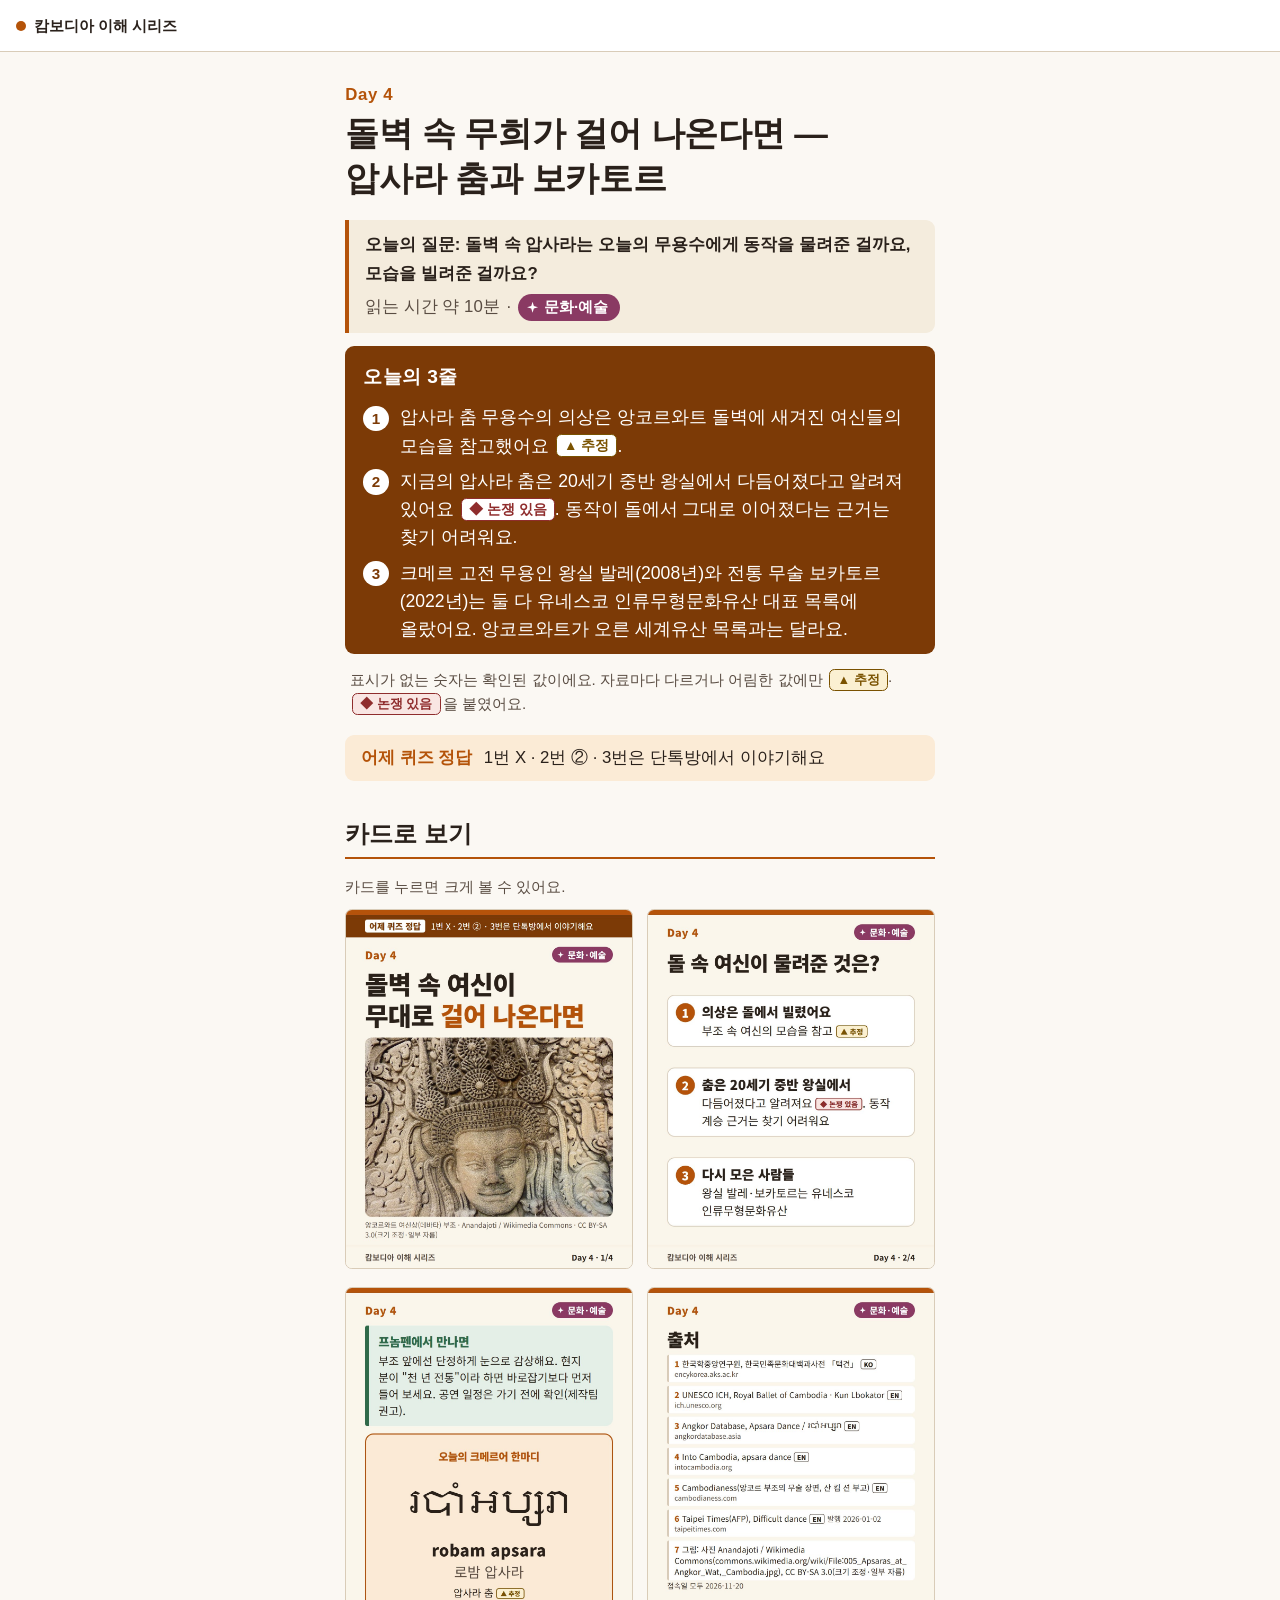
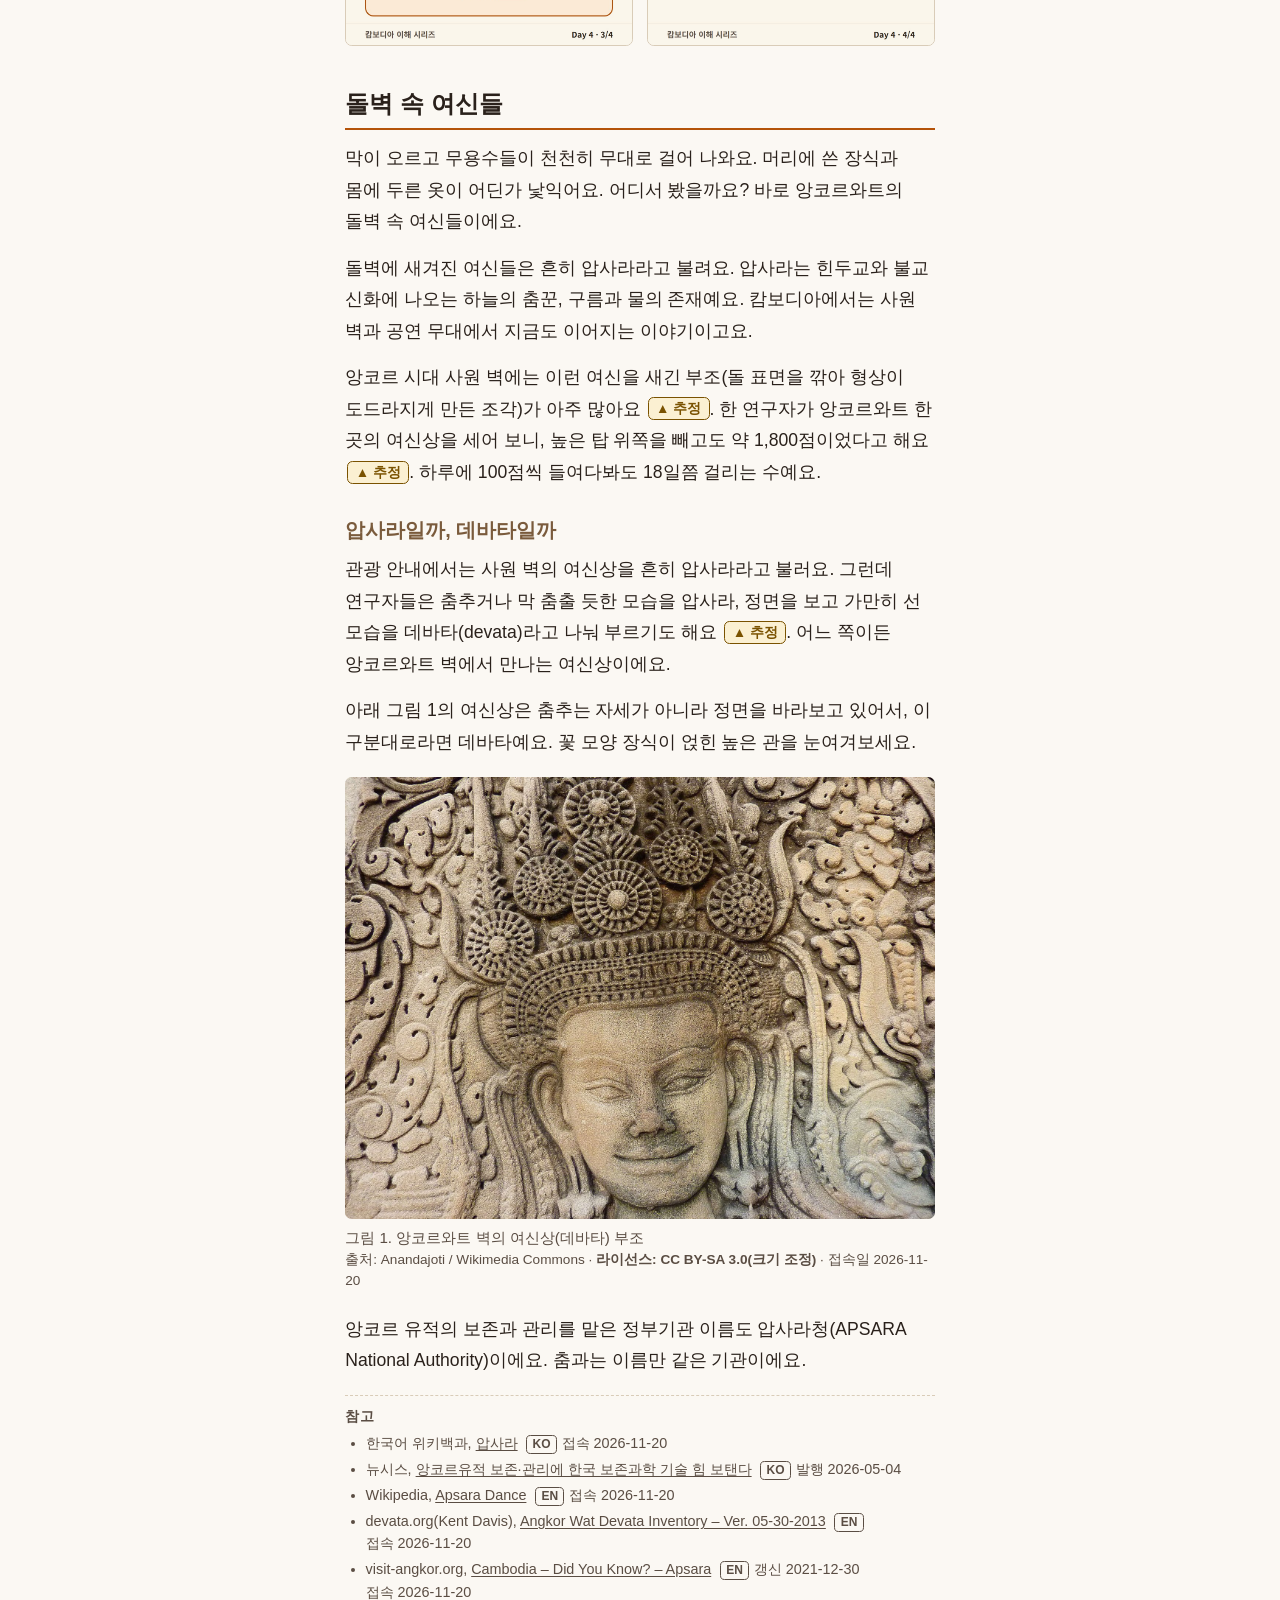
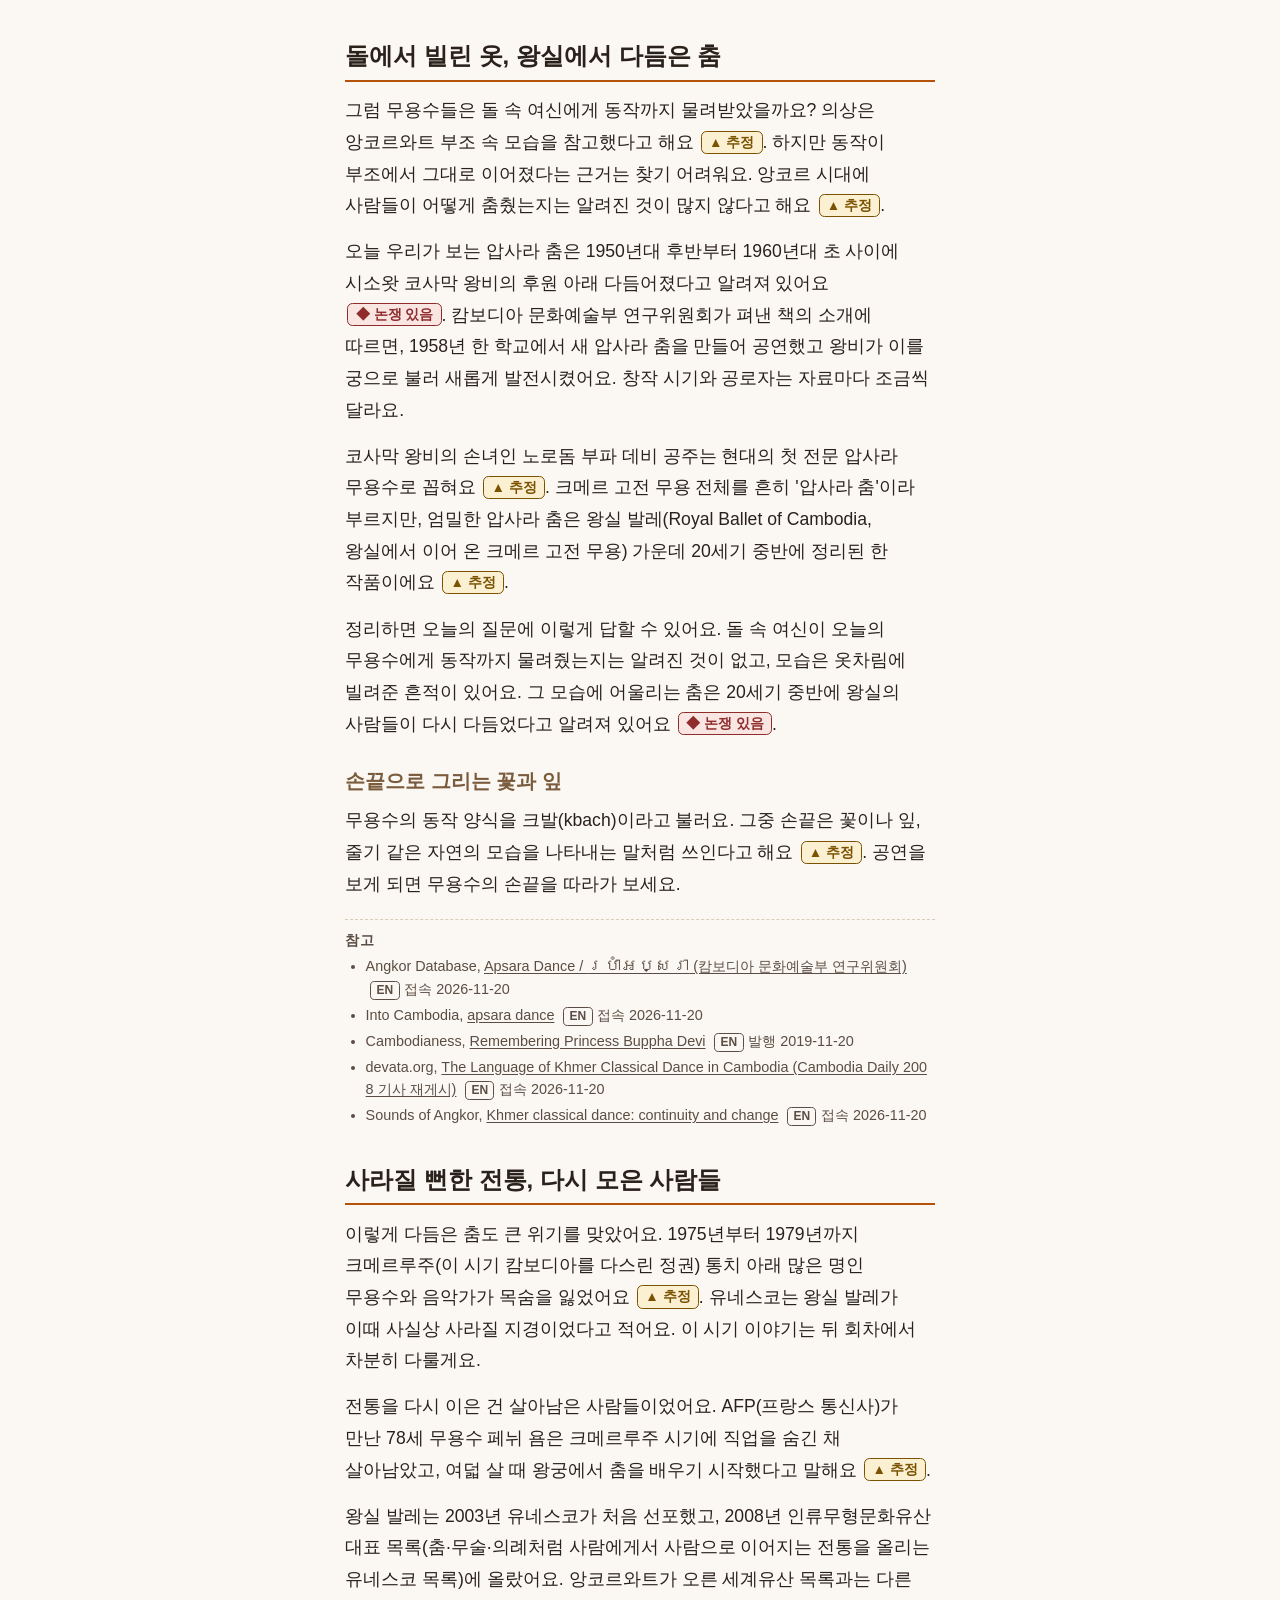
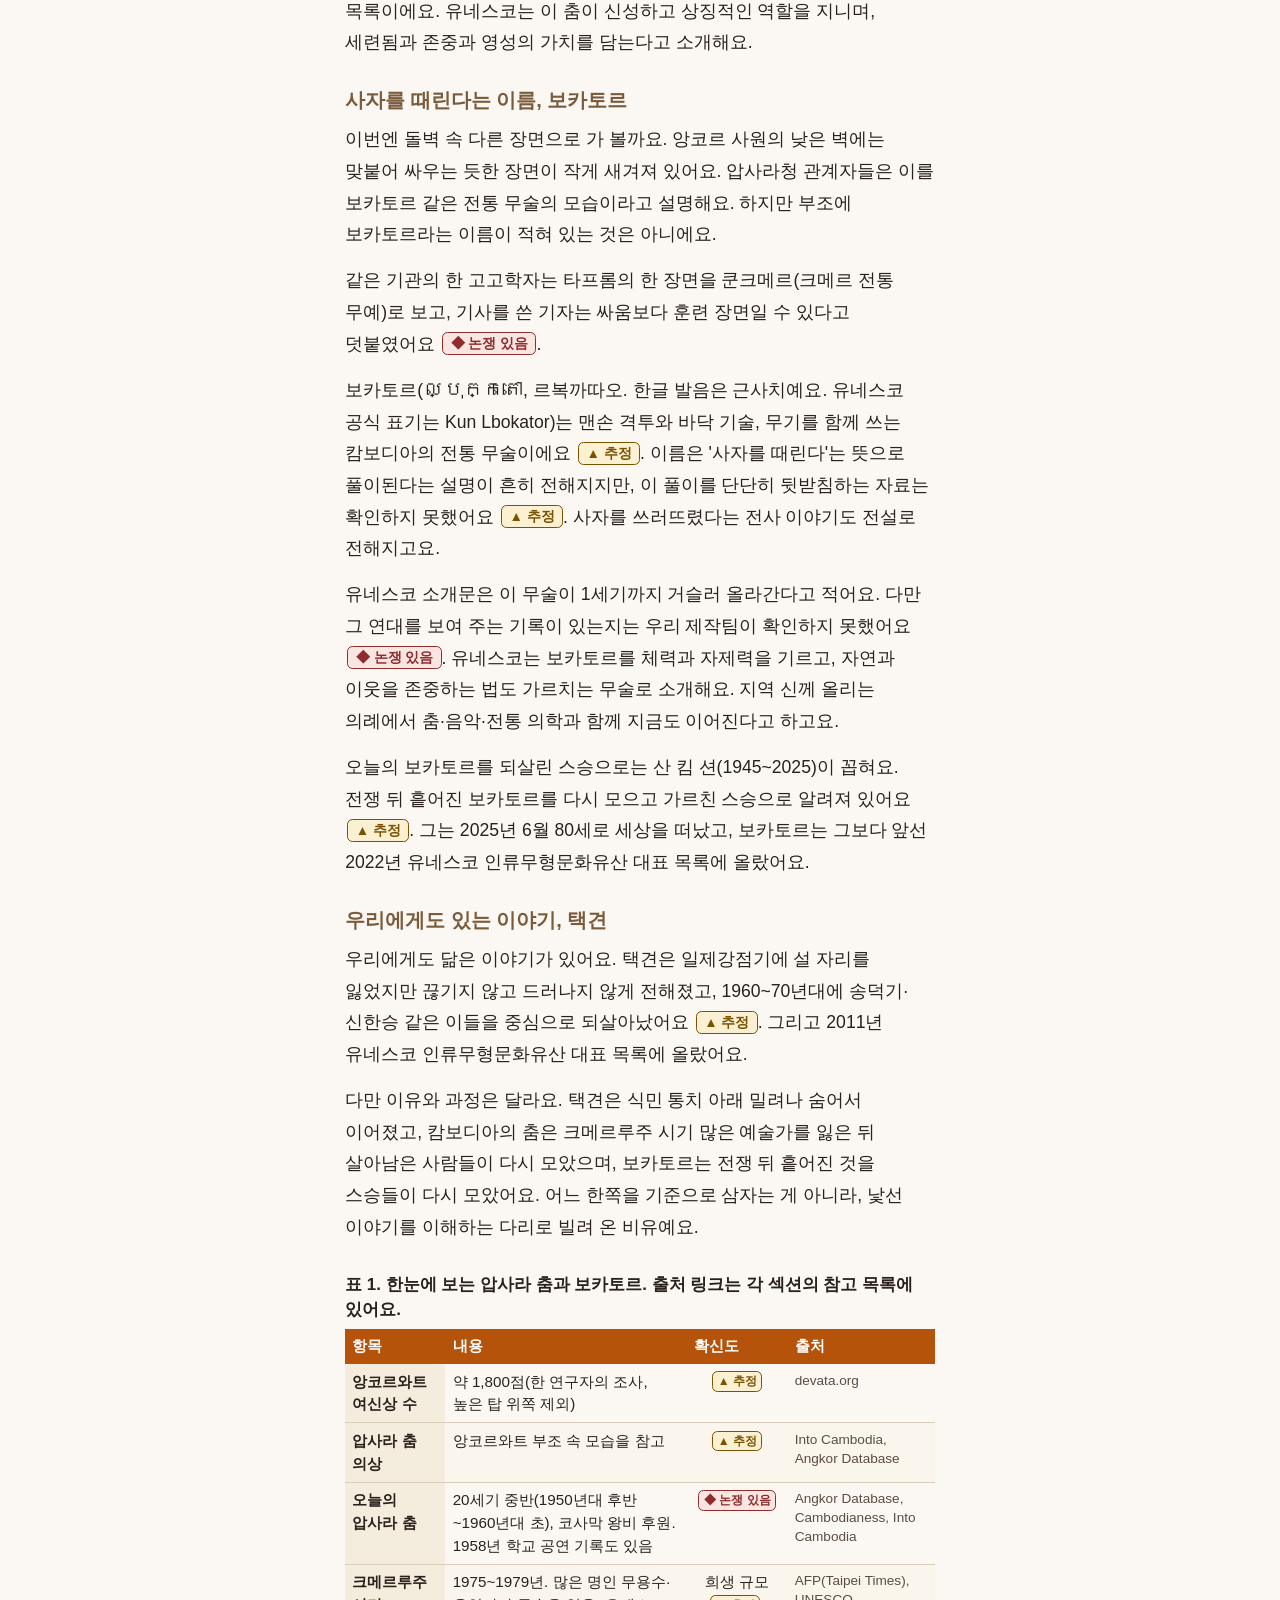
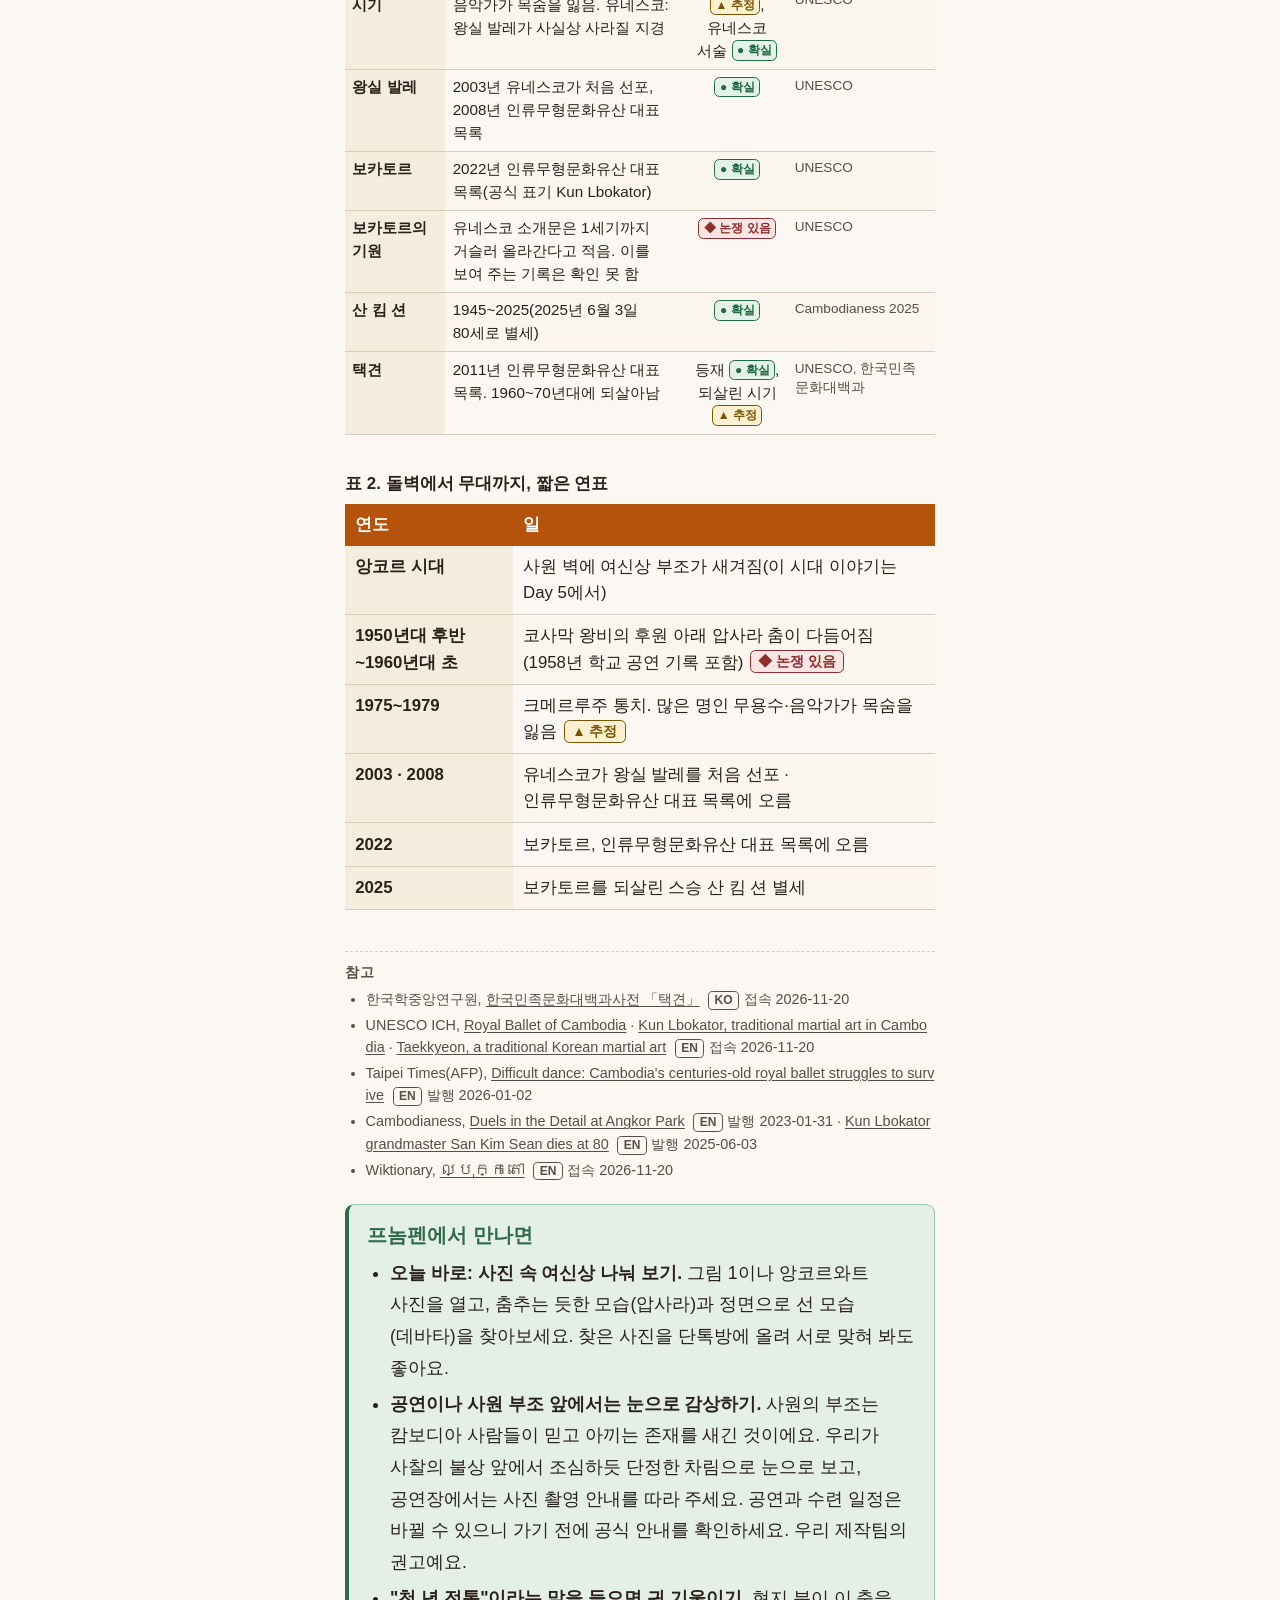
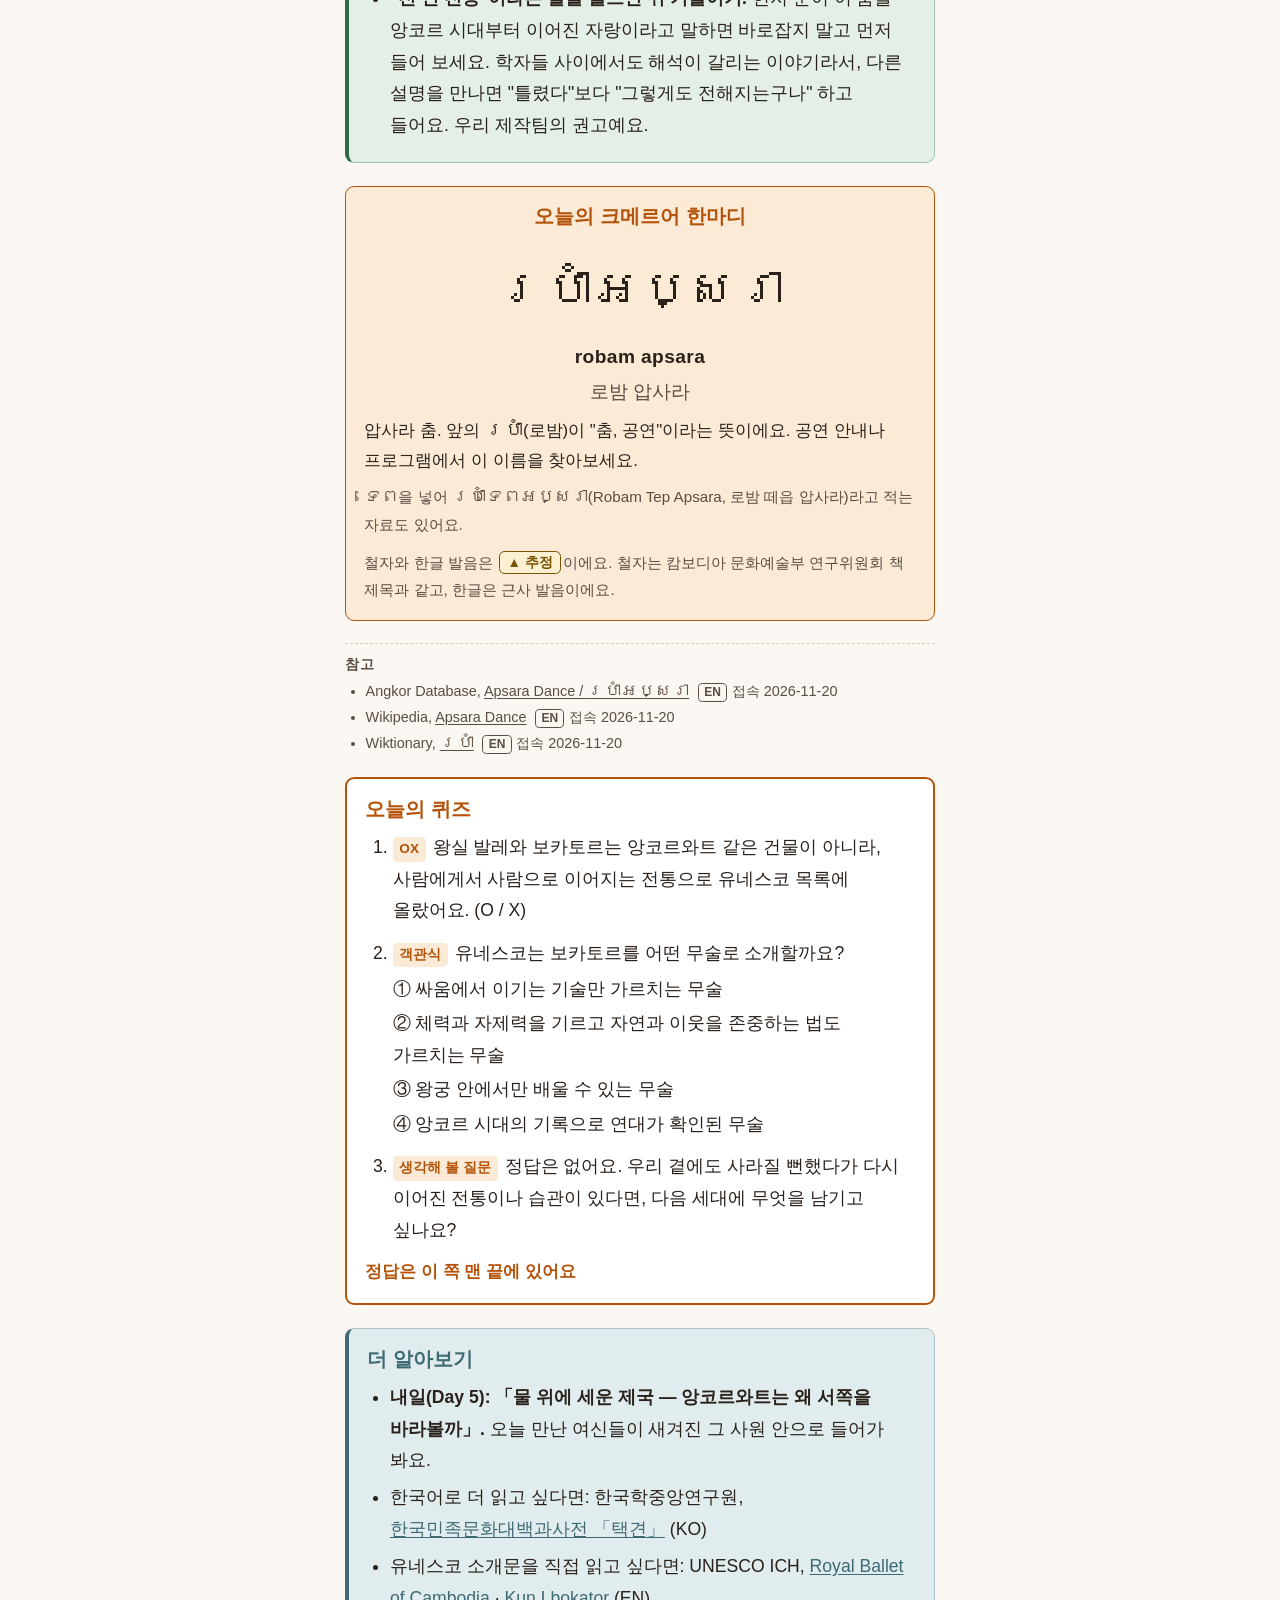
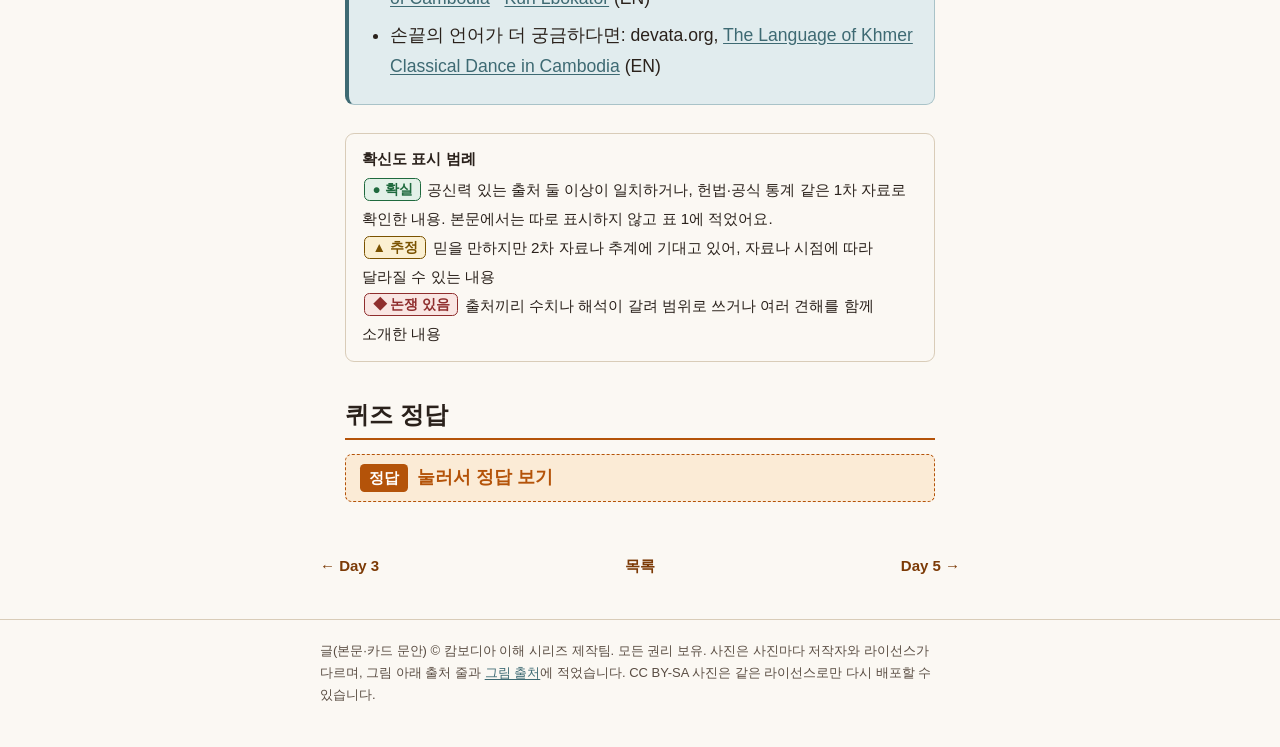
<file: day04/index.html>
<!DOCTYPE html>
<html lang="ko">
<head>
<meta charset="utf-8">
<meta name="viewport" content="width=device-width, initial-scale=1">
<meta name="robots" content="noindex, nofollow">
<title>Day 4. 돌벽 속 무희가 걸어 나온다면 | 캄보디아 이해 시리즈</title>
<meta name="description" content="돌벽 속 압사라는 오늘의 무용수에게 동작을 물려준 걸까요, 모습을 빌려준 걸까요?">
<link rel="stylesheet" href="../css/doc.css">
<link rel="stylesheet" href="../css/web.css">
</head>
<body class="web">
<header class="site-head"><a href="../">캄보디아 이해 시리즈</a></header>
<main>
<article class="doc">
<h1 class="doc-title"><span class="day-no">Day 4</span>돌벽 속 무희가 걸어 나온다면 — 압사라 춤과 보카토르</h1>
<blockquote class="meta"><p><span class="q">오늘의 질문: 돌벽 속 압사라는 오늘의 무용수에게 동작을 물려준 걸까요, 모습을 빌려준 걸까요?</span><span class="read-time">읽는 시간 약 10분</span><span class="sep">·</span><span class="tag t-culture">문화·예술</span></p></blockquote>
<section class="box summary3"><span class="summary-title">오늘의 3줄</span><ol><li>압사라 춤 무용수의 의상은 앙코르와트 돌벽에 새겨진 여신들의 모습을 참고했어요 <span class="nb"><span class="badge b-guess">추정</span>.</span></li><li>지금의 압사라 춤은 20세기 중반 왕실에서 다듬어졌다고 알려져 있어요 <span class="nb"><span class="badge b-dispute">논쟁 있음</span>.</span> 동작이 돌에서 그대로 이어졌다는 근거는 찾기 어려워요.</li><li>크메르 고전 무용인 왕실 발레(2008년)와 전통 무술 보카토르(2022년)는 둘 다 유네스코 인류무형문화유산 대표 목록에 올랐어요. 앙코르와트가 오른 세계유산 목록과는 달라요.</li></ol></section>
<p class="note-confidence">표시가 없는 숫자는 확인된 값이에요. 자료마다 다르거나 어림한 값에만 <span class="nb"><span class="badge b-guess">추정</span>·</span><span class="badge b-dispute">논쟁 있음</span>을 붙였어요.</p>
<p class="prev-answer"><strong>어제 퀴즈 정답</strong> 1번 X · 2번 ② · 3번은 단톡방에서 이야기해요</p>
<section class="web-cards" aria-label="카드">
<h2>카드로 보기</h2>
<p class="hint">카드를 누르면 크게 볼 수 있어요.</p>
<ul><li><a href="cards/card1.jpg"><img src="cards/card1.jpg" width="1080" height="1350" loading="lazy" alt="1장 표지: 돌벽 속 여신이 무대로 걸어 나온다면"></a></li><li><a href="cards/card2.jpg"><img src="cards/card2.jpg" width="1080" height="1350" loading="lazy" alt="2장 핵심 3가지: 돌 속 여신이 물려준 것은?"></a></li><li><a href="cards/card3.jpg"><img src="cards/card3.jpg" width="1080" height="1350" loading="lazy" alt="3장 현장 팁: 부조 앞에선 단정하게 눈으로 감상해요. 현지 분이 &quot;천 년 전통&quot;이라 하면 바로잡기보다 먼저 들어 보세요. 공연 일정은 가기 전에 확인(제작팀 권고)."></a></li><li><a href="cards/card4.jpg"><img src="cards/card4.jpg" width="1080" height="1350" loading="lazy" alt="4장 출처"></a></li></ul>
</section>
<section class="sec"><h2>돌벽 속 여신들</h2>
<p>막이 오르고 무용수들이 천천히 무대로 걸어 나와요. 머리에 쓴 장식과 몸에 두른 옷이 어딘가 낯익어요. 어디서 봤을까요? 바로 앙코르와트의 돌벽 속 여신들이에요.</p>
<p>돌벽에 새겨진 여신들은 흔히 압사라라고 불려요. 압사라는 힌두교와 불교 신화에 나오는 하늘의 춤꾼, 구름과 물의 존재예요. 캄보디아에서는 사원 벽과 공연 무대에서 지금도 이어지는 이야기이고요.</p>
<p>앙코르 시대 사원 벽에는 이런 여신을 새긴 부조(돌 표면을 깎아 형상이 도드라지게 만든 조각)가 아주 많아요 <span class="nb"><span class="badge b-guess">추정</span>.</span> 한 연구자가 앙코르와트 한 곳의 여신상을 세어 보니, 높은 탑 위쪽을 빼고도 약 1,800점이었다고 해요 <span class="nb"><span class="badge b-guess">추정</span>.</span> 하루에 100점씩 들여다봐도 18일쯤 걸리는 수예요.</p>
<h3>압사라일까, 데바타일까</h3>
<p>관광 안내에서는 사원 벽의 여신상을 흔히 압사라라고 불러요. 그런데 연구자들은 춤추거나 막 춤출 듯한 모습을 압사라, 정면을 보고 가만히 선 모습을 데바타(devata)라고 나눠 부르기도 해요 <span class="nb"><span class="badge b-guess">추정</span>.</span> 어느 쪽이든 앙코르와트 벽에서 만나는 여신상이에요.</p>
<p>아래 그림 1의 여신상은 춤추는 자세가 아니라 정면을 바라보고 있어서, 이 구분대로라면 데바타예요. 꽃 모양 장식이 얹힌 높은 관을 눈여겨보세요.</p>
<figure class="fig"><img alt="앙코르와트 벽에 새긴 여신상 부조. 꽃 모양 장식이 여럿 얹힌 높은 관을 쓴 얼굴이 돌 속에서 은은하게 웃고 있고, 둘레는 덩굴 같은 무늬로 가득하다." src="../assets/day04/apsara-relief.jpg"><figcaption>그림 1. 앙코르와트 벽의 여신상(데바타) 부조<span class="credit">출처: Anandajoti / Wikimedia Commons · <span class="license">라이선스: CC BY-SA 3.0(크기 조정)</span> · 접속일 2026-11-20</span></figcaption></figure>
<p>앙코르 유적의 보존과 관리를 맡은 정부기관 이름도 압사라청(APSARA National Authority)이에요. 춤과는 이름만 같은 기관이에요.</p>
<aside class="refs"><h4>참고</h4><ul><li>한국어 위키백과, <a href="https://ko.wikipedia.org/wiki/%EC%95%95%EC%82%AC%EB%9D%BC">압사라</a> <span class="lang">KO</span><span class="date">접속 2026-11-20</span></li><li>뉴시스, <a href="https://www.newsis.com/view/NISX20260504_0003616767">앙코르유적 보존·관리에 한국 보존과학 기술 힘 보탠다</a> <span class="lang">KO</span><span class="date">발행 2026-05-04</span></li><li>Wikipedia, <a href="https://en.wikipedia.org/wiki/Apsara_Dance">Apsara Dance</a> <span class="lang">EN</span><span class="date">접속 2026-11-20</span></li><li>devata.org(Kent Davis), <a href="https://www.devata.org/?p=670">Angkor Wat Devata Inventory – Ver. 05-30-2013</a> <span class="lang">EN</span><span class="date">접속 2026-11-20</span></li><li>visit-angkor.org, <a href="https://www.visit-angkor.org/?p=3049">Cambodia – Did You Know? – Apsara</a> <span class="lang">EN</span>갱신 2021-12-30 <span class="date">접속 2026-11-20</span></li></ul></aside>
</section>
<section class="sec"><h2>돌에서 빌린 옷, 왕실에서 다듬은 춤</h2>
<p>그럼 무용수들은 돌 속 여신에게 동작까지 물려받았을까요? 의상은 앙코르와트 부조 속 모습을 참고했다고 해요 <span class="nb"><span class="badge b-guess">추정</span>.</span> 하지만 동작이 부조에서 그대로 이어졌다는 근거는 찾기 어려워요. 앙코르 시대에 사람들이 어떻게 춤췄는지는 알려진 것이 많지 않다고 해요 <span class="nb"><span class="badge b-guess">추정</span>.</span></p>
<p>오늘 우리가 보는 압사라 춤은 1950년대 후반부터 1960년대 초 사이에 시소왓 코사막 왕비의 후원 아래 다듬어졌다고 알려져 있어요 <span class="nb"><span class="badge b-dispute">논쟁 있음</span>.</span> 캄보디아 문화예술부 연구위원회가 펴낸 책의 소개에 따르면, 1958년 한 학교에서 새 압사라 춤을 만들어 공연했고 왕비가 이를 궁으로 불러 새롭게 발전시켰어요. 창작 시기와 공로자는 자료마다 조금씩 달라요.</p>
<p>코사막 왕비의 손녀인 노로돔 부파 데비 공주는 현대의 첫 전문 압사라 무용수로 꼽혀요 <span class="nb"><span class="badge b-guess">추정</span>.</span> 크메르 고전 무용 전체를 흔히 '압사라 춤'이라 부르지만, 엄밀한 압사라 춤은 왕실 발레(Royal Ballet of Cambodia, 왕실에서 이어 온 크메르 고전 무용) 가운데 20세기 중반에 정리된 한 작품이에요 <span class="nb"><span class="badge b-guess">추정</span>.</span></p>
<p>정리하면 오늘의 질문에 이렇게 답할 수 있어요. 돌 속 여신이 오늘의 무용수에게 동작까지 물려줬는지는 알려진 것이 없고, 모습은 옷차림에 빌려준 흔적이 있어요. 그 모습에 어울리는 춤은 20세기 중반에 왕실의 사람들이 다시 다듬었다고 알려져 있어요 <span class="nb"><span class="badge b-dispute">논쟁 있음</span>.</span></p>
<h3>손끝으로 그리는 꽃과 잎</h3>
<p>무용수의 동작 양식을 크발(kbach)이라고 불러요. 그중 손끝은 꽃이나 잎, 줄기 같은 자연의 모습을 나타내는 말처럼 쓰인다고 해요 <span class="nb"><span class="badge b-guess">추정</span>.</span> 공연을 보게 되면 무용수의 손끝을 따라가 보세요.</p>
<aside class="refs"><h4>참고</h4><ul><li>Angkor Database, <a href="https://angkordatabase.asia/books/apsara-dance-%E1%9E%9A%E1%9E%94%E1%9E%B6%E1%9F%86%E1%9E%A2%E1%9E%94%E1%9F%92%E1%9E%9F%E1%9E%9A%E1%9E%B6">Apsara Dance / <span class="km" lang="km">របាំអប្សរា</span> (캄보디아 문화예술부 연구위원회)</a> <span class="lang">EN</span><span class="date">접속 2026-11-20</span></li><li>Into Cambodia, <a href="https://intocambodia.org/content/apsara-dance">apsara dance</a> <span class="lang">EN</span><span class="date">접속 2026-11-20</span></li><li>Cambodianess, <a href="https://cambodianess.com/article/remembering-princess-buppha-devi">Remembering Princess Buppha Devi</a> <span class="lang">EN</span><span class="date">발행 2019-11-20</span></li><li>devata.org, <a href="https://www.devata.org/?p=418">The Language of Khmer Classical Dance in Cambodia (Cambodia Daily 2008 기사 재게시)</a> <span class="lang">EN</span><span class="date">접속 2026-11-20</span></li><li>Sounds of Angkor, <a href="https://soundsofangkor.org/english/dance-theater/continuity-and-change">Khmer classical dance: continuity and change</a> <span class="lang">EN</span><span class="date">접속 2026-11-20</span></li></ul></aside>
</section>
<section class="sec"><h2>사라질 뻔한 전통, 다시 모은 사람들</h2>
<p>이렇게 다듬은 춤도 큰 위기를 맞았어요. 1975년부터 1979년까지 크메르루주(이 시기 캄보디아를 다스린 정권) 통치 아래 많은 명인 무용수와 음악가가 목숨을 잃었어요 <span class="nb"><span class="badge b-guess">추정</span>.</span> 유네스코는 왕실 발레가 이때 사실상 사라질 지경이었다고 적어요. 이 시기 이야기는 뒤 회차에서 차분히 다룰게요.</p>
<p>전통을 다시 이은 건 살아남은 사람들이었어요. AFP(프랑스 통신사)가 만난 78세 무용수 페뉘 욤은 크메르루주 시기에 직업을 숨긴 채 살아남았고, 여덟 살 때 왕궁에서 춤을 배우기 시작했다고 말해요 <span class="nb"><span class="badge b-guess">추정</span>.</span></p>
<p>왕실 발레는 2003년 유네스코가 처음 선포했고, 2008년 인류무형문화유산 대표 목록(춤·무술·의례처럼 사람에게서 사람으로 이어지는 전통을 올리는 유네스코 목록)에 올랐어요. 앙코르와트가 오른 세계유산 목록과는 다른 목록이에요. 유네스코는 이 춤이 신성하고 상징적인 역할을 지니며, 세련됨과 존중과 영성의 가치를 담는다고 소개해요.</p>
<h3>사자를 때린다는 이름, 보카토르</h3>
<p>이번엔 돌벽 속 다른 장면으로 가 볼까요. 앙코르 사원의 낮은 벽에는 맞붙어 싸우는 듯한 장면이 작게 새겨져 있어요. 압사라청 관계자들은 이를 보카토르 같은 전통 무술의 모습이라고 설명해요. 하지만 부조에 보카토르라는 이름이 적혀 있는 것은 아니에요.</p>
<p>같은 기관의 한 고고학자는 타프롬의 한 장면을 쿤크메르(크메르 전통 무예)로 보고, 기사를 쓴 기자는 싸움보다 훈련 장면일 수 있다고 덧붙였어요 <span class="nb"><span class="badge b-dispute">논쟁 있음</span>.</span></p>
<p>보카토르(<span class="km" lang="km">ល្បុក្កតោ</span>, 르복까따오. 한글 발음은 근사치예요. 유네스코 공식 표기는 Kun Lbokator)는 맨손 격투와 바닥 기술, 무기를 함께 쓰는 캄보디아의 전통 무술이에요 <span class="nb"><span class="badge b-guess">추정</span>.</span> 이름은 '사자를 때린다'는 뜻으로 풀이된다는 설명이 흔히 전해지지만, 이 풀이를 단단히 뒷받침하는 자료는 확인하지 못했어요 <span class="nb"><span class="badge b-guess">추정</span>.</span> 사자를 쓰러뜨렸다는 전사 이야기도 전설로 전해지고요.</p>
<p>유네스코 소개문은 이 무술이 1세기까지 거슬러 올라간다고 적어요. 다만 그 연대를 보여 주는 기록이 있는지는 우리 제작팀이 확인하지 못했어요 <span class="nb"><span class="badge b-dispute">논쟁 있음</span>.</span> 유네스코는 보카토르를 체력과 자제력을 기르고, 자연과 이웃을 존중하는 법도 가르치는 무술로 소개해요. 지역 신께 올리는 의례에서 춤·음악·전통 의학과 함께 지금도 이어진다고 하고요.</p>
<p>오늘의 보카토르를 되살린 스승으로는 산 킴 션(1945~2025)이 꼽혀요. 전쟁 뒤 흩어진 보카토르를 다시 모으고 가르친 스승으로 알려져 있어요 <span class="nb"><span class="badge b-guess">추정</span>.</span> 그는 2025년 6월 80세로 세상을 떠났고, 보카토르는 그보다 앞선 2022년 유네스코 인류무형문화유산 대표 목록에 올랐어요.</p>
<h3>우리에게도 있는 이야기, 택견</h3>
<p>우리에게도 닮은 이야기가 있어요. 택견은 일제강점기에 설 자리를 잃었지만 끊기지 않고 드러나지 않게 전해졌고, 1960~70년대에 송덕기·신한승 같은 이들을 중심으로 되살아났어요 <span class="nb"><span class="badge b-guess">추정</span>.</span> 그리고 2011년 유네스코 인류무형문화유산 대표 목록에 올랐어요.</p>
<p>다만 이유와 과정은 달라요. 택견은 식민 통치 아래 밀려나 숨어서 이어졌고, 캄보디아의 춤은 크메르루주 시기 많은 예술가를 잃은 뒤 살아남은 사람들이 다시 모았으며, 보카토르는 전쟁 뒤 흩어진 것을 스승들이 다시 모았어요. 어느 한쪽을 기준으로 삼자는 게 아니라, 낯선 이야기를 이해하는 다리로 빌려 온 비유예요.</p>
<div class="table-scroll"><table class="data facts"><caption>표 1. 한눈에 보는 압사라 춤과 보카토르. 출처 링크는 각 섹션의 참고 목록에 있어요.</caption><colgroup><col class="c-item"><col class="c-body"><col class="c-conf"><col class="c-src"></colgroup><thead><tr><th>항목</th><th>내용</th><th>확신도</th><th>출처</th></tr></thead><tbody><tr><th scope="row">앙코르와트 여신상 수</th><td>약 1,800점(한 연구자의 조사, 높은 탑 위쪽 제외)</td><td class="conf"><span class="badge b-guess">추정</span></td><td class="src">devata.org</td></tr><tr><th scope="row">압사라 춤 의상</th><td>앙코르와트 부조 속 모습을 참고</td><td class="conf"><span class="badge b-guess">추정</span></td><td class="src">Into Cambodia, Angkor Database</td></tr><tr><th scope="row">오늘의 압사라 춤</th><td>20세기 중반(1950년대 후반~1960년대 초), 코사막 왕비 후원. 1958년 학교 공연 기록도 있음</td><td class="conf"><span class="badge b-dispute">논쟁 있음</span></td><td class="src">Angkor Database, Cambodianess, Into Cambodia</td></tr><tr><th scope="row">크메르루주 시기</th><td>1975~1979년. 많은 명인 무용수·음악가가 목숨을 잃음. 유네스코: 왕실 발레가 사실상 사라질 지경</td><td class="conf">희생 규모 <span class="nb"><span class="badge b-guess">추정</span>,</span> 유네스코 서술 <span class="badge b-sure">확실</span></td><td class="src">AFP(Taipei Times), UNESCO</td></tr><tr><th scope="row">왕실 발레</th><td>2003년 유네스코가 처음 선포, 2008년 인류무형문화유산 대표 목록</td><td class="conf"><span class="badge b-sure">확실</span></td><td class="src">UNESCO</td></tr><tr><th scope="row">보카토르</th><td>2022년 인류무형문화유산 대표 목록(공식 표기 Kun Lbokator)</td><td class="conf"><span class="badge b-sure">확실</span></td><td class="src">UNESCO</td></tr><tr><th scope="row">보카토르의 기원</th><td>유네스코 소개문은 1세기까지 거슬러 올라간다고 적음. 이를 보여 주는 기록은 확인 못 함</td><td class="conf"><span class="badge b-dispute">논쟁 있음</span></td><td class="src">UNESCO</td></tr><tr><th scope="row">산 킴 션</th><td>1945~2025(2025년 6월 3일 80세로 별세)</td><td class="conf"><span class="badge b-sure">확실</span></td><td class="src">Cambodianess 2025</td></tr><tr><th scope="row">택견</th><td>2011년 인류무형문화유산 대표 목록. 1960~70년대에 되살아남</td><td class="conf">등재 <span class="nb"><span class="badge b-sure">확실</span>,</span> 되살린 시기 <span class="badge b-guess">추정</span></td><td class="src">UNESCO, 한국민족문화대백과</td></tr></tbody></table></div>
<div class="table-scroll"><table class="data"><caption>표 2. 돌벽에서 무대까지, 짧은 연표</caption><thead><tr><th>연도</th><th>일</th></tr></thead><tbody><tr><th scope="row">앙코르 시대</th><td>사원 벽에 여신상 부조가 새겨짐(이 시대 이야기는 Day 5에서)</td></tr><tr><th scope="row">1950년대 후반~1960년대 초</th><td>코사막 왕비의 후원 아래 압사라 춤이 다듬어짐(1958년 학교 공연 기록 포함) <span class="badge b-dispute">논쟁 있음</span></td></tr><tr><th scope="row">1975~1979</th><td>크메르루주 통치. 많은 명인 무용수·음악가가 목숨을 잃음 <span class="badge b-guess">추정</span></td></tr><tr><th scope="row">2003 · 2008</th><td>유네스코가 왕실 발레를 처음 선포 · 인류무형문화유산 대표 목록에 오름</td></tr><tr><th scope="row">2022</th><td>보카토르, 인류무형문화유산 대표 목록에 오름</td></tr><tr><th scope="row">2025</th><td>보카토르를 되살린 스승 산 킴 션 별세</td></tr></tbody></table></div>
<aside class="refs"><h4>참고</h4><ul><li>한국학중앙연구원, <a href="https://encykorea.aks.ac.kr/Article/E0059123">한국민족문화대백과사전 「택견」</a> <span class="lang">KO</span><span class="date">접속 2026-11-20</span></li><li>UNESCO ICH, <a href="https://ich.unesco.org/en/RL/royal-ballet-of-cambodia-00060">Royal Ballet of Cambodia</a> · <a href="https://ich.unesco.org/en/RL/kun-lbokator-traditional-martial-art-in-cambodia-01868">Kun Lbokator, traditional martial art in Cambodia</a> · <a href="https://ich.unesco.org/en/RL/taekkyeon-a-traditional-korean-martial-art-00452">Taekkyeon, a traditional Korean martial art</a> <span class="lang">EN</span><span class="date">접속 2026-11-20</span></li><li>Taipei Times(AFP), <a href="https://www.taipeitimes.com/News/feat/archives/2026/01/02/2003849904">Difficult dance: Cambodia's centuries-old royal ballet struggles to survive</a> <span class="lang">EN</span><span class="date">발행 2026-01-02</span></li><li>Cambodianess, <a href="https://cambodianess.com/article/duels-in-the-detail-at-angkor-park">Duels in the Detail at Angkor Park</a> <span class="lang">EN</span><span class="date">발행 2023-01-31</span> · <a href="https://www.cambodianess.com/index.php/article/kun-lbokator-grandmaster-san-kimsean-dies-at-80">Kun Lbokator grandmaster San Kim Sean dies at 80</a> <span class="lang">EN</span><span class="date">발행 2025-06-03</span></li><li>Wiktionary, <a href="https://en.wiktionary.org/wiki/%E1%9E%9B%E1%9F%92%E1%9E%94%E1%9E%BB%E1%9E%80%E1%9F%92%E1%9E%80%E1%9E%8F%E1%9F%84"><span class="km" lang="km">ល្បុក្កតោ</span></a> <span class="lang">EN</span><span class="date">접속 2026-11-20</span></li></ul></aside>
</section>
<div class="box meet"><h2>프놈펜에서 만나면</h2>
<ul><li><strong>오늘 바로: 사진 속 여신상 나눠 보기.</strong> 그림 1이나 앙코르와트 사진을 열고, 춤추는 듯한 모습(압사라)과 정면으로 선 모습(데바타)을 찾아보세요. 찾은 사진을 단톡방에 올려 서로 맞혀 봐도 좋아요.</li><li><strong>공연이나 사원 부조 앞에서는 눈으로 감상하기.</strong> 사원의 부조는 캄보디아 사람들이 믿고 아끼는 존재를 새긴 것이에요. 우리가 사찰의 불상 앞에서 조심하듯 단정한 차림으로 눈으로 보고, 공연장에서는 사진 촬영 안내를 따라 주세요. 공연과 수련 일정은 바뀔 수 있으니 가기 전에 공식 안내를 확인하세요. 우리 제작팀의 권고예요.</li><li><strong>"천 년 전통"이라는 말을 들으면 귀 기울이기.</strong> 현지 분이 이 춤을 앙코르 시대부터 이어진 자랑이라고 말하면 바로잡지 말고 먼저 들어 보세요. 학자들 사이에서도 해석이 갈리는 이야기라서, 다른 설명을 만나면 "틀렸다"보다 "그렇게도 전해지는구나" 하고 들어요. 우리 제작팀의 권고예요.</li></ul>
</div>
<div class="box khmer">
<h2>오늘의 크메르어 한마디</h2>
<p class="km-big km" lang="km">របាំអប្សរា</p>
<p class="roman">robam apsara</p>
<p class="hangul">로밤 압사라</p>
<p class="mean">압사라 춤. 앞의 <span class="km" lang="km">របាំ</span>(로밤)이 "춤, 공연"이라는 뜻이에요. 공연 안내나 프로그램에서 이 이름을 찾아보세요.</p>
<p class="note"><span class="km" lang="km">ទេព</span>을 넣어 <span class="km" lang="km">របាំទេពអប្សរា</span>(Robam Tep Apsara, 로밤 떼읍 압사라)라고 적는 자료도 있어요.</p>
<p class="note">철자와 한글 발음은 <span class="badge b-guess">추정</span>이에요. 철자는 캄보디아 문화예술부 연구위원회 책 제목과 같고, 한글은 근사 발음이에요.</p>
</div>
<aside class="refs"><h4>참고</h4><ul><li>Angkor Database, <a href="https://angkordatabase.asia/books/apsara-dance-%E1%9E%9A%E1%9E%94%E1%9E%B6%E1%9F%86%E1%9E%A2%E1%9E%94%E1%9F%92%E1%9E%9F%E1%9E%9A%E1%9E%B6">Apsara Dance / <span class="km" lang="km">របាំអប្សរា</span></a> <span class="lang">EN</span><span class="date">접속 2026-11-20</span></li><li>Wikipedia, <a href="https://en.wikipedia.org/wiki/Apsara_Dance">Apsara Dance</a> <span class="lang">EN</span><span class="date">접속 2026-11-20</span></li><li>Wiktionary, <a href="https://en.wiktionary.org/wiki/%E1%9E%9A%E1%9E%94%E1%9E%B6%E1%9F%86"><span class="km" lang="km">របាំ</span></a> <span class="lang">EN</span><span class="date">접속 2026-11-20</span></li></ul></aside>
<div class="box quiz">
<h2>오늘의 퀴즈</h2>
<ol class="q-list">
<li><span class="q-type">OX</span>왕실 발레와 보카토르는 앙코르와트 같은 건물이 아니라, 사람에게서 사람으로 이어지는 전통으로 유네스코 목록에 올랐어요. (O / X)</li>
<li><span class="q-type">객관식</span>유네스코는 보카토르를 어떤 무술로 소개할까요?
<ul class="choices">
<li>① 싸움에서 이기는 기술만 가르치는 무술</li>
<li>② 체력과 자제력을 기르고 자연과 이웃을 존중하는 법도 가르치는 무술</li>
<li>③ 왕궁 안에서만 배울 수 있는 무술</li>
<li>④ 앙코르 시대의 기록으로 연대가 확인된 무술</li>
</ul>
</li>
<li><span class="q-type">생각해 볼 질문</span>정답은 없어요. 우리 곁에도 사라질 뻔했다가 다시 이어진 전통이나 습관이 있다면, 다음 세대에 무엇을 남기고 싶나요?</li>
</ol>
<p class="answer-pointer">정답은 이 쪽 맨 끝에 있어요</p>
</div>
<div class="box more"><h2>더 알아보기</h2>
<ul><li><strong>내일(Day 5): 「물 위에 세운 제국 — 앙코르와트는 왜 서쪽을 바라볼까」.</strong> 오늘 만난 여신들이 새겨진 그 사원 안으로 들어가 봐요.</li><li>한국어로 더 읽고 싶다면: 한국학중앙연구원, <a href="https://encykorea.aks.ac.kr/Article/E0059123">한국민족문화대백과사전 「택견」</a> (KO)</li><li>유네스코 소개문을 직접 읽고 싶다면: UNESCO ICH, <a href="https://ich.unesco.org/en/RL/royal-ballet-of-cambodia-00060">Royal Ballet of Cambodia</a> · <a href="https://ich.unesco.org/en/RL/kun-lbokator-traditional-martial-art-in-cambodia-01868">Kun Lbokator</a> (EN)</li><li>손끝의 언어가 더 궁금하다면: devata.org, <a href="https://www.devata.org/?p=418">The Language of Khmer Classical Dance in Cambodia</a> (EN)</li></ul>
</div>
<div class="legend"><h4>확신도 표시 범례</h4>
<ul><li><span class="badge b-sure">확실</span> 공신력 있는 출처 둘 이상이 일치하거나, 헌법·공식 통계 같은 1차 자료로 확인한 내용. 본문에서는 따로 표시하지 않고 표 1에 적었어요.</li><li><span class="badge b-guess">추정</span> 믿을 만하지만 2차 자료나 추계에 기대고 있어, 자료나 시점에 따라 달라질 수 있는 내용</li><li><span class="badge b-dispute">논쟁 있음</span> 출처끼리 수치나 해석이 갈려 범위로 쓰거나 여러 견해를 함께 소개한 내용</li></ul>
</div>
<section class="sec answers"><h2>퀴즈 정답</h2><details class="answer"><summary>눌러서 정답 보기</summary><div class="answer-body">
<p><strong>1번 O.</strong> 두 전통은 앙코르와트가 오른 세계유산 목록이 아니라, 춤·무술처럼 이어지는 전통을 올리는 인류무형문화유산 대표 목록에 올랐어요. 이름이 비슷해서 헷갈리기 쉬워요. 「사라질 뻔한 전통, 다시 모은 사람들」과 「사자를 때린다는 이름, 보카토르」에 나와요.</p>
<p><strong>2번 ②.</strong> 유네스코는 보카토르를 체력과 자제력을 기르고 자연과 이웃을 존중하는 법도 가르치는 무술로 소개해요. 싸움 기술로만 알려져 있으면 헷갈리기 쉬워요. 「사자를 때린다는 이름, 보카토르」에 나와요.</p>
<p><strong>3번 정답 없음.</strong> 살아남은 무용수들과 산 킴 션 같은 스승이 다시 모으고 이어 갔기에 오늘의 춤과 무술이 있어요. 내 곁에서 이어 가고 싶은 것을 한 줄로 적어 보세요. 단톡방에서 이야기해 봐요.</p>
</div></details></section>
</article>
<nav class="day-nav"><a class="prev" href="../day03/">← Day 3</a><a href="../">목록</a><a class="next" href="../day05/">Day 5 →</a></nav>
</main>
<footer class="site-foot"><p>글(본문·카드 문안) © 캄보디아 이해 시리즈 제작팀. 모든 권리 보유. 사진은 사진마다 저작자와 라이선스가 다르며, 그림 아래 출처 줄과 <a href="../credits.html">그림 출처</a>에 적었습니다. CC BY-SA 사진은 같은 라이선스로만 다시 배포할 수 있습니다.</p></footer>
</body>
</html>
</file>
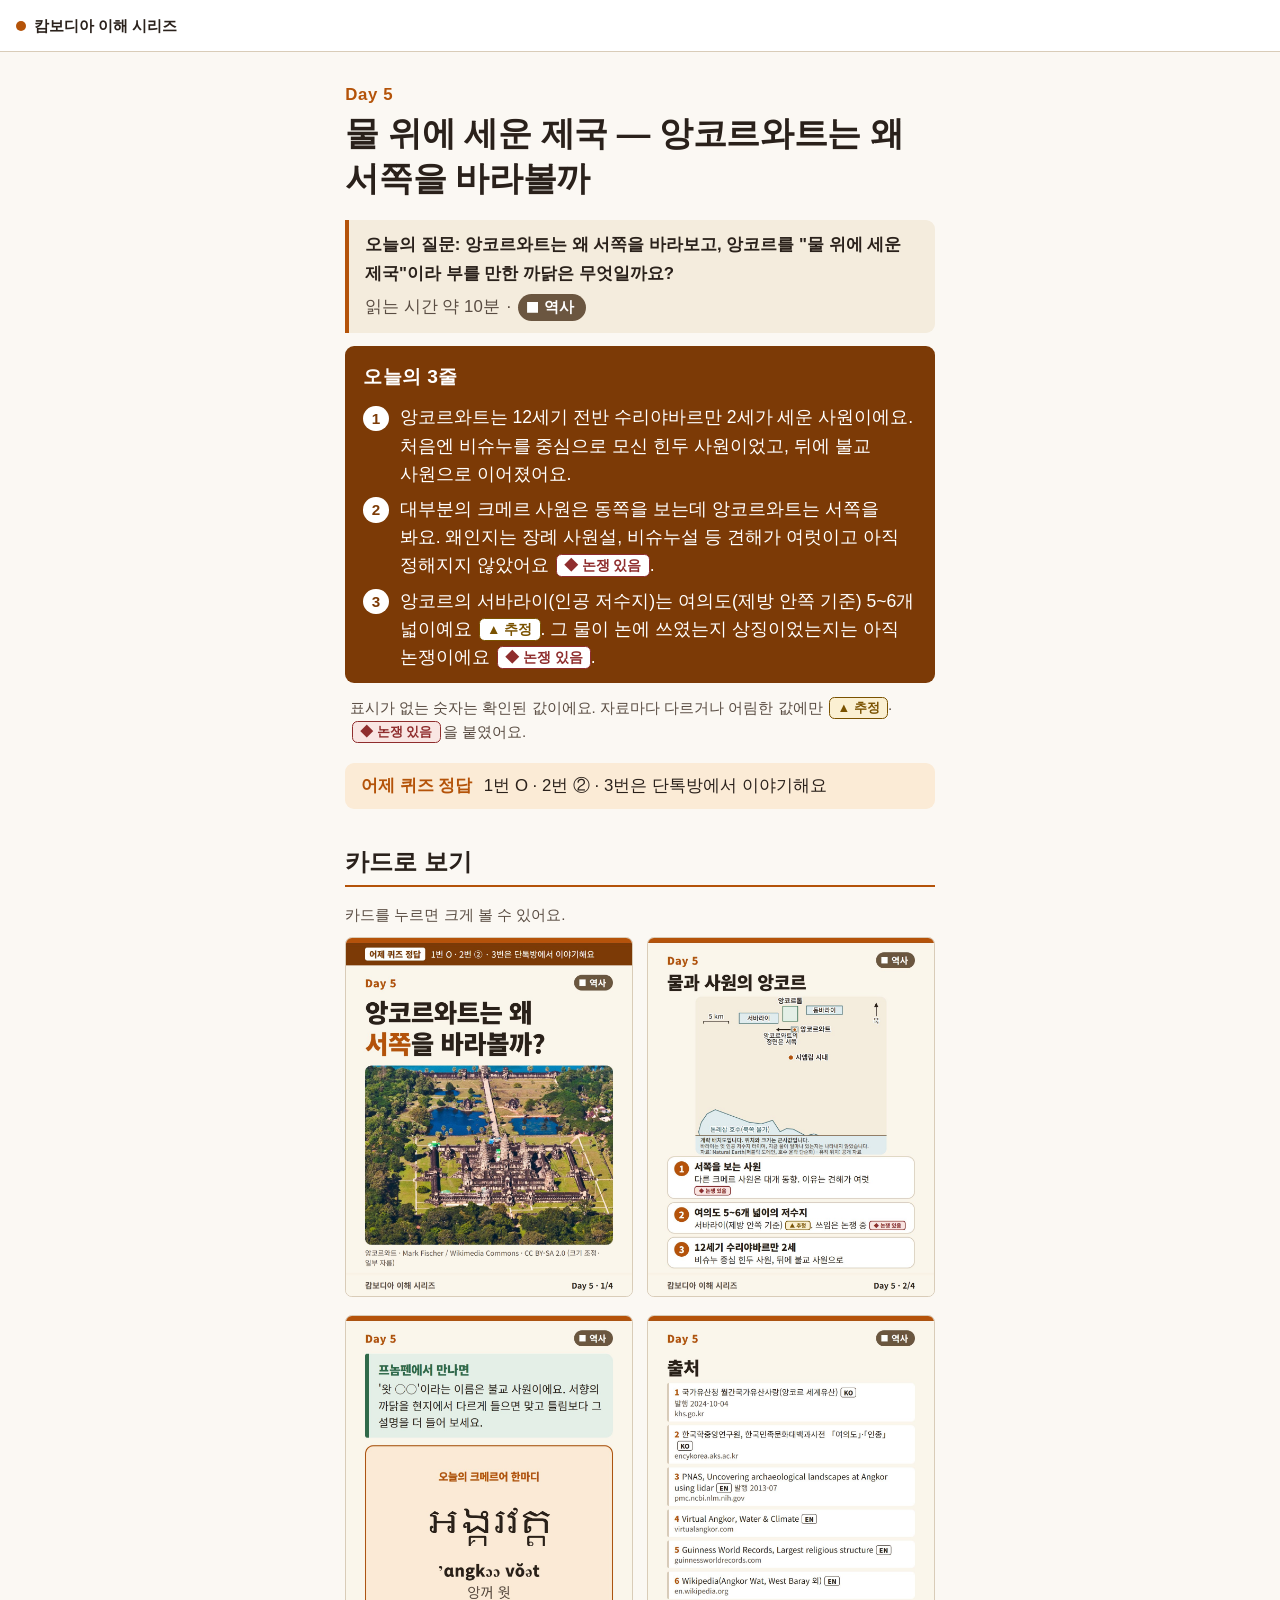
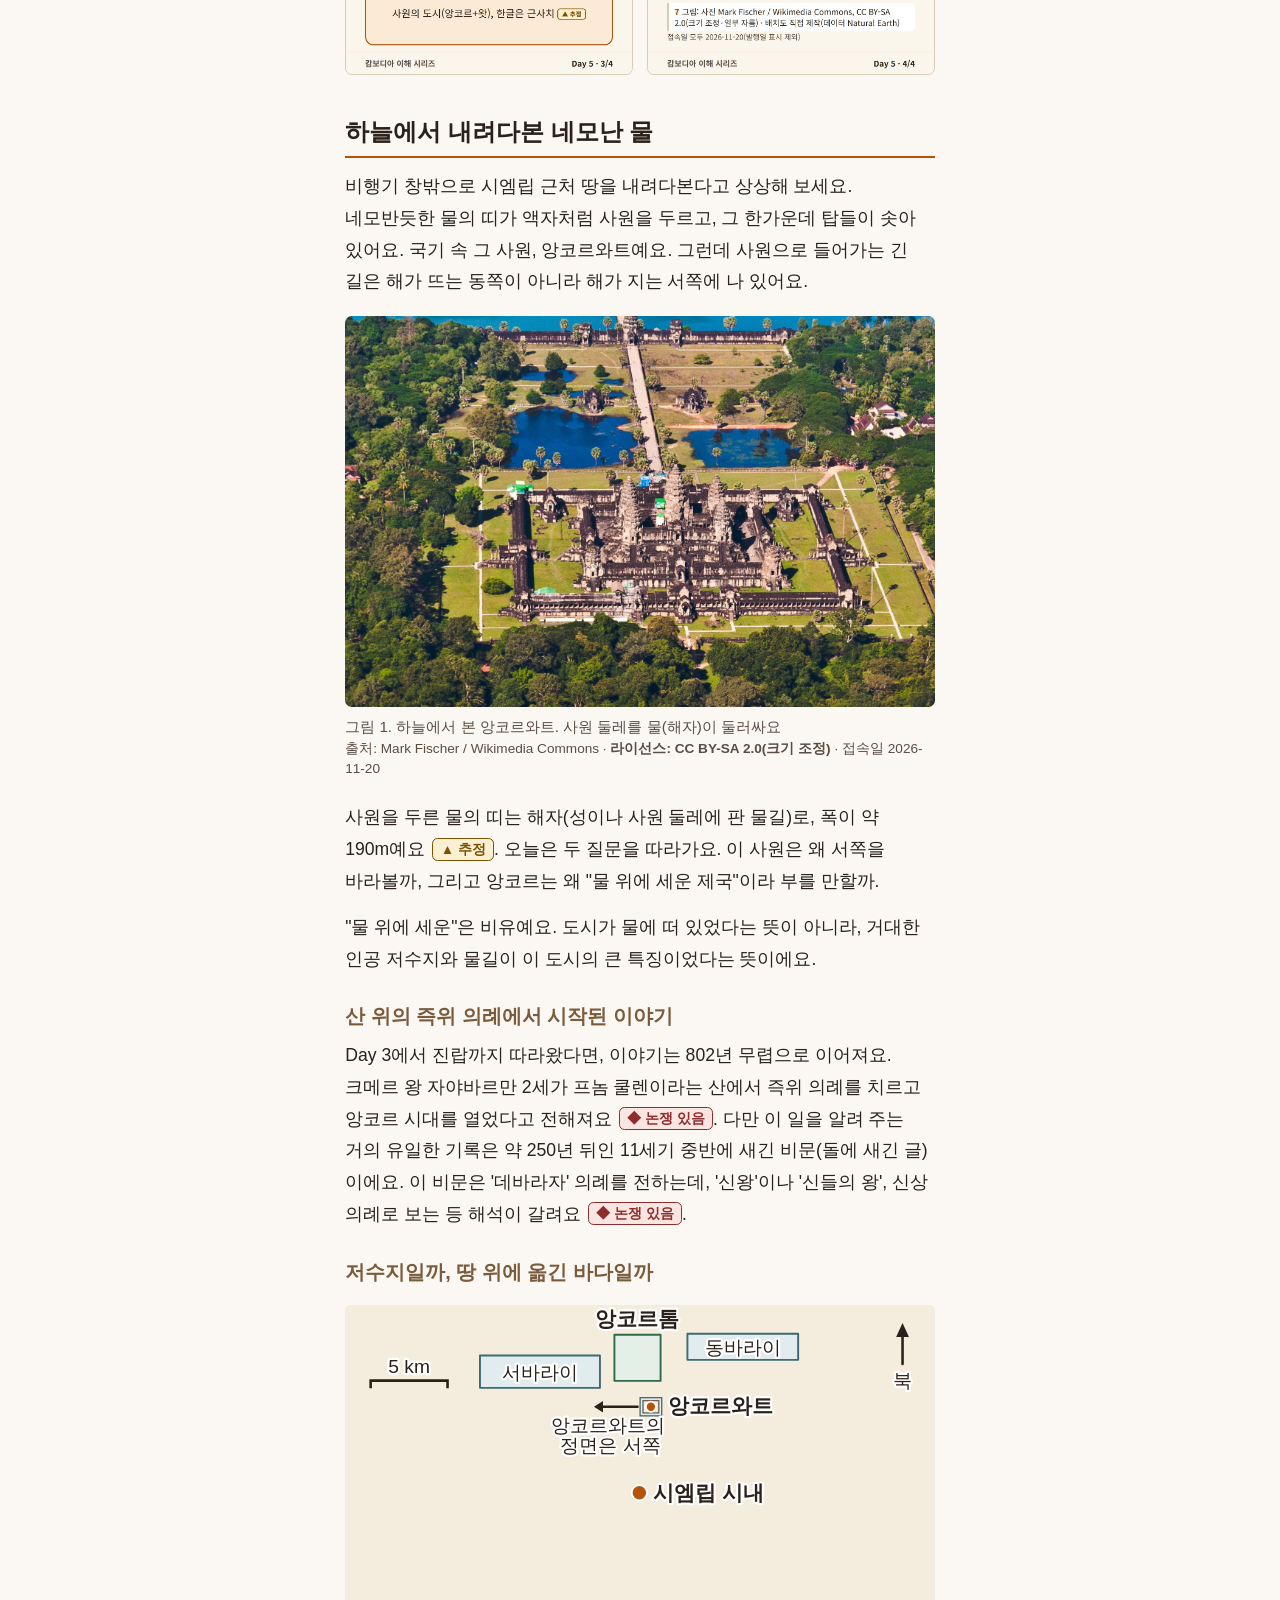
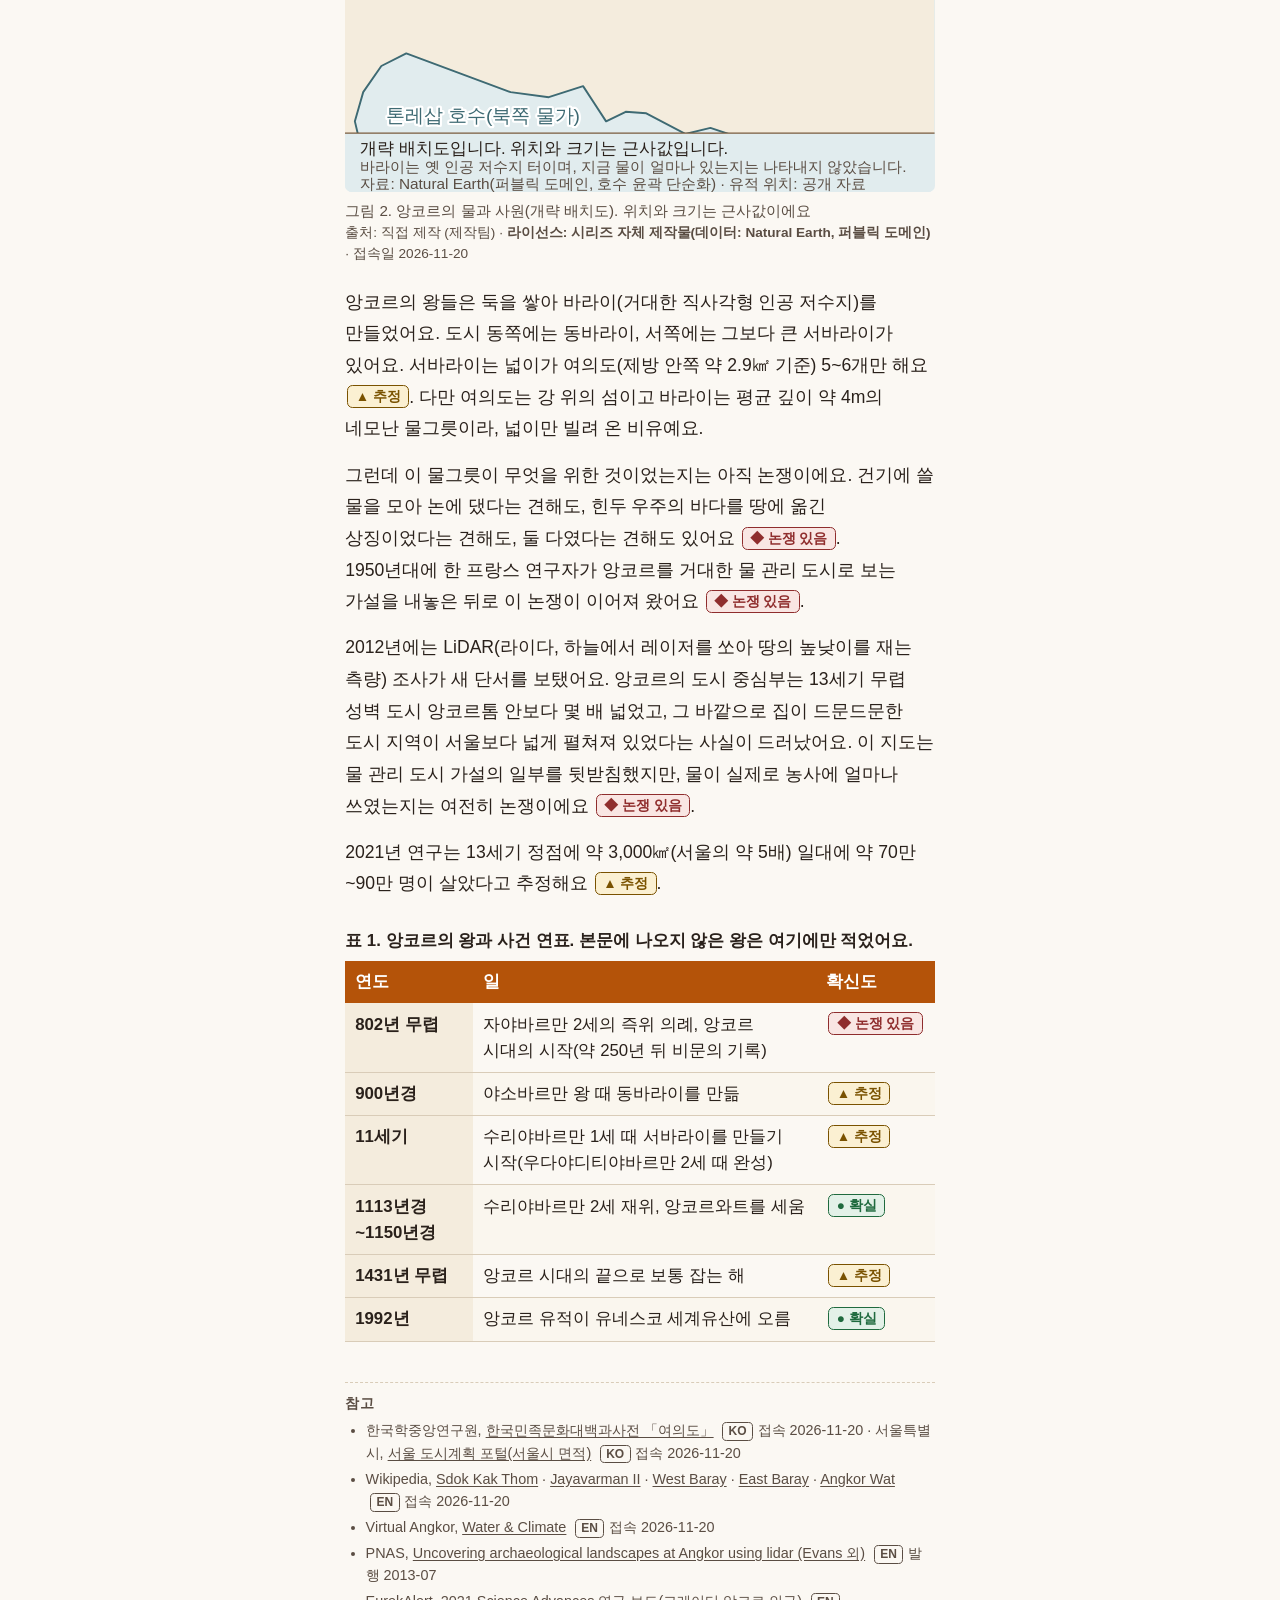
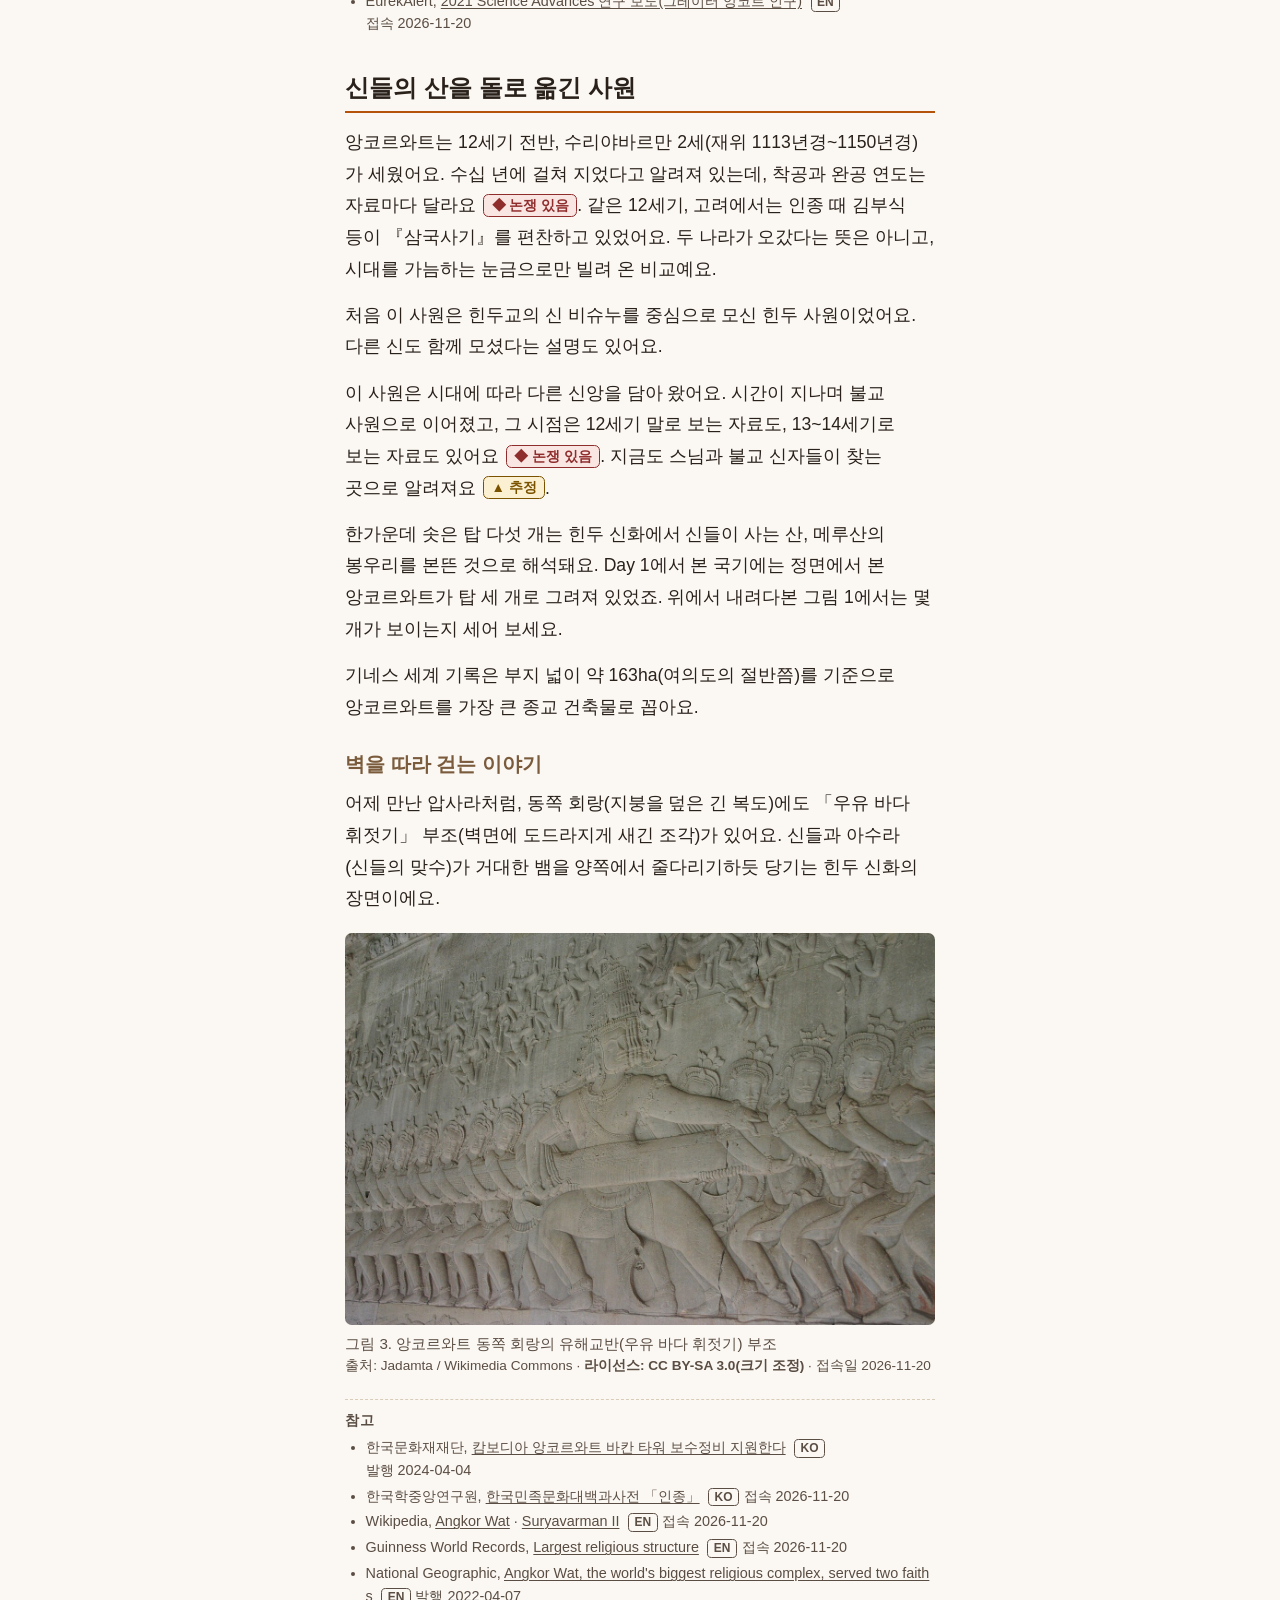
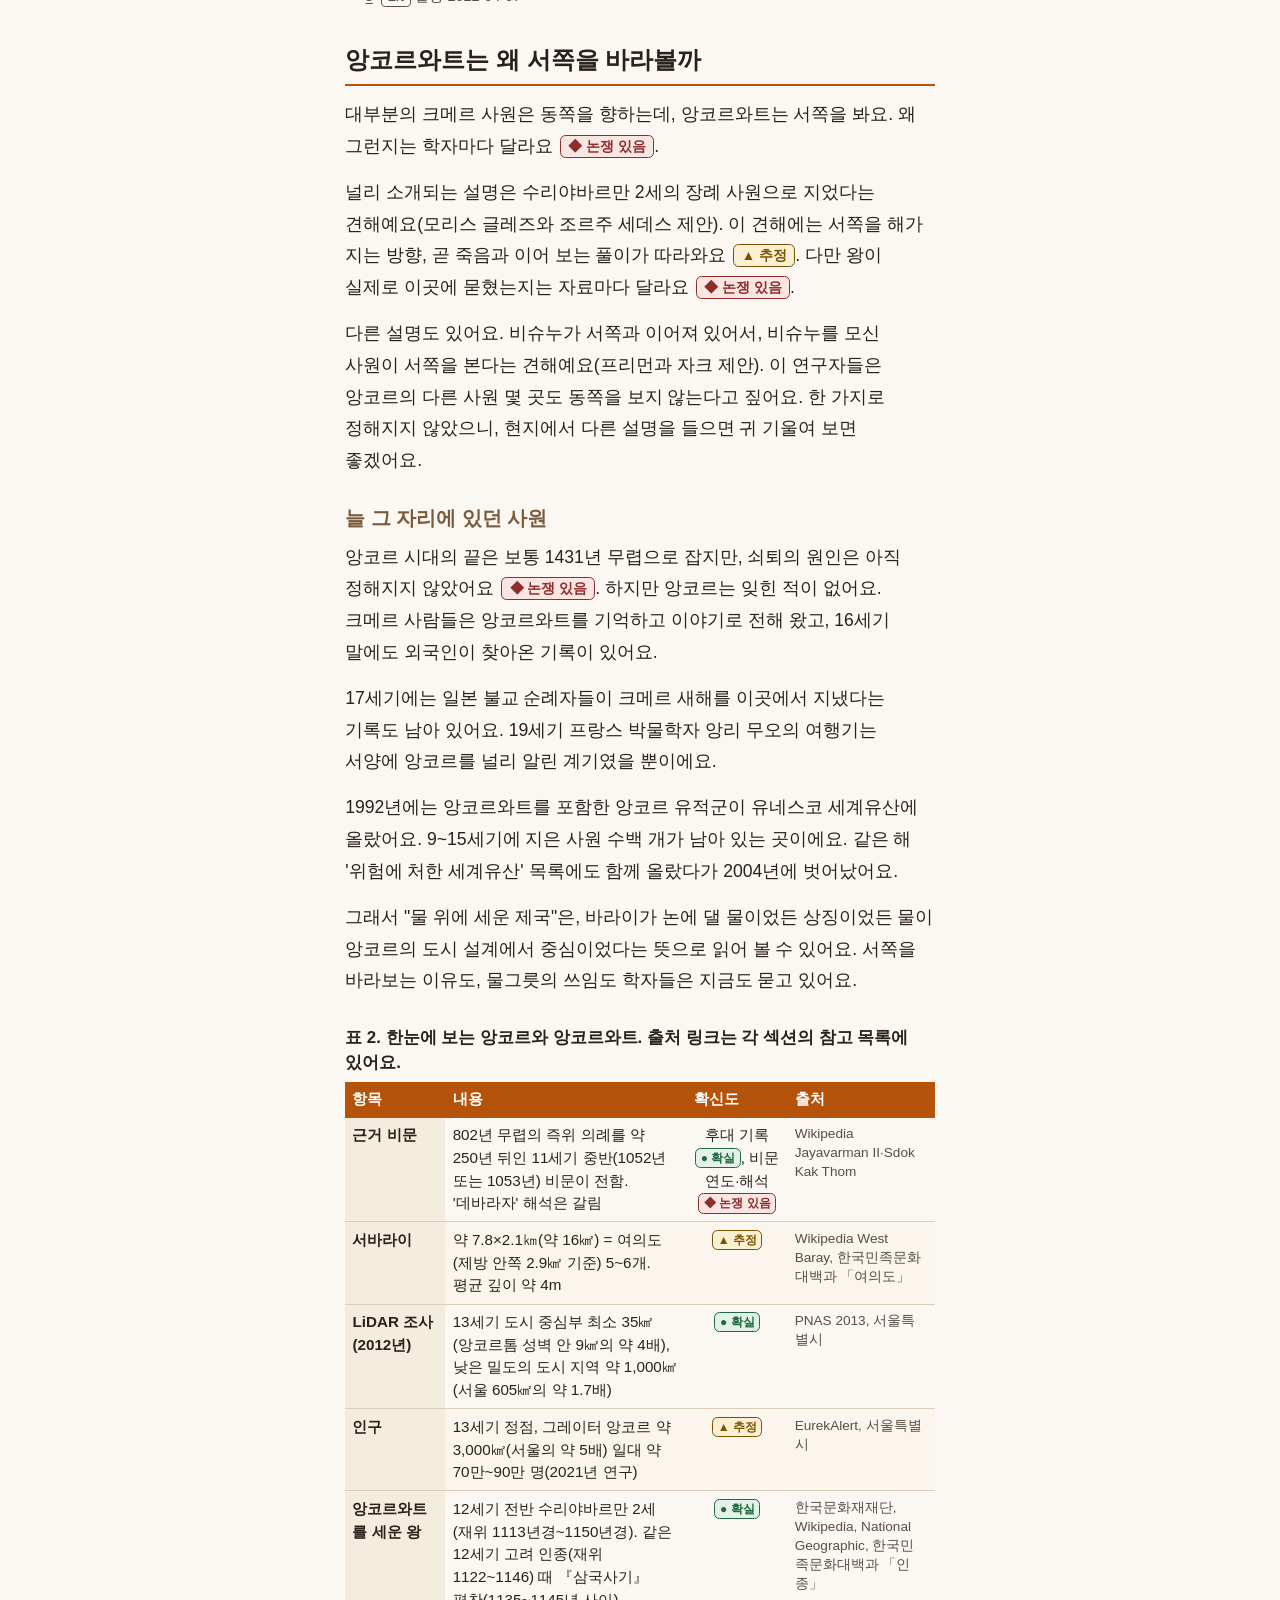
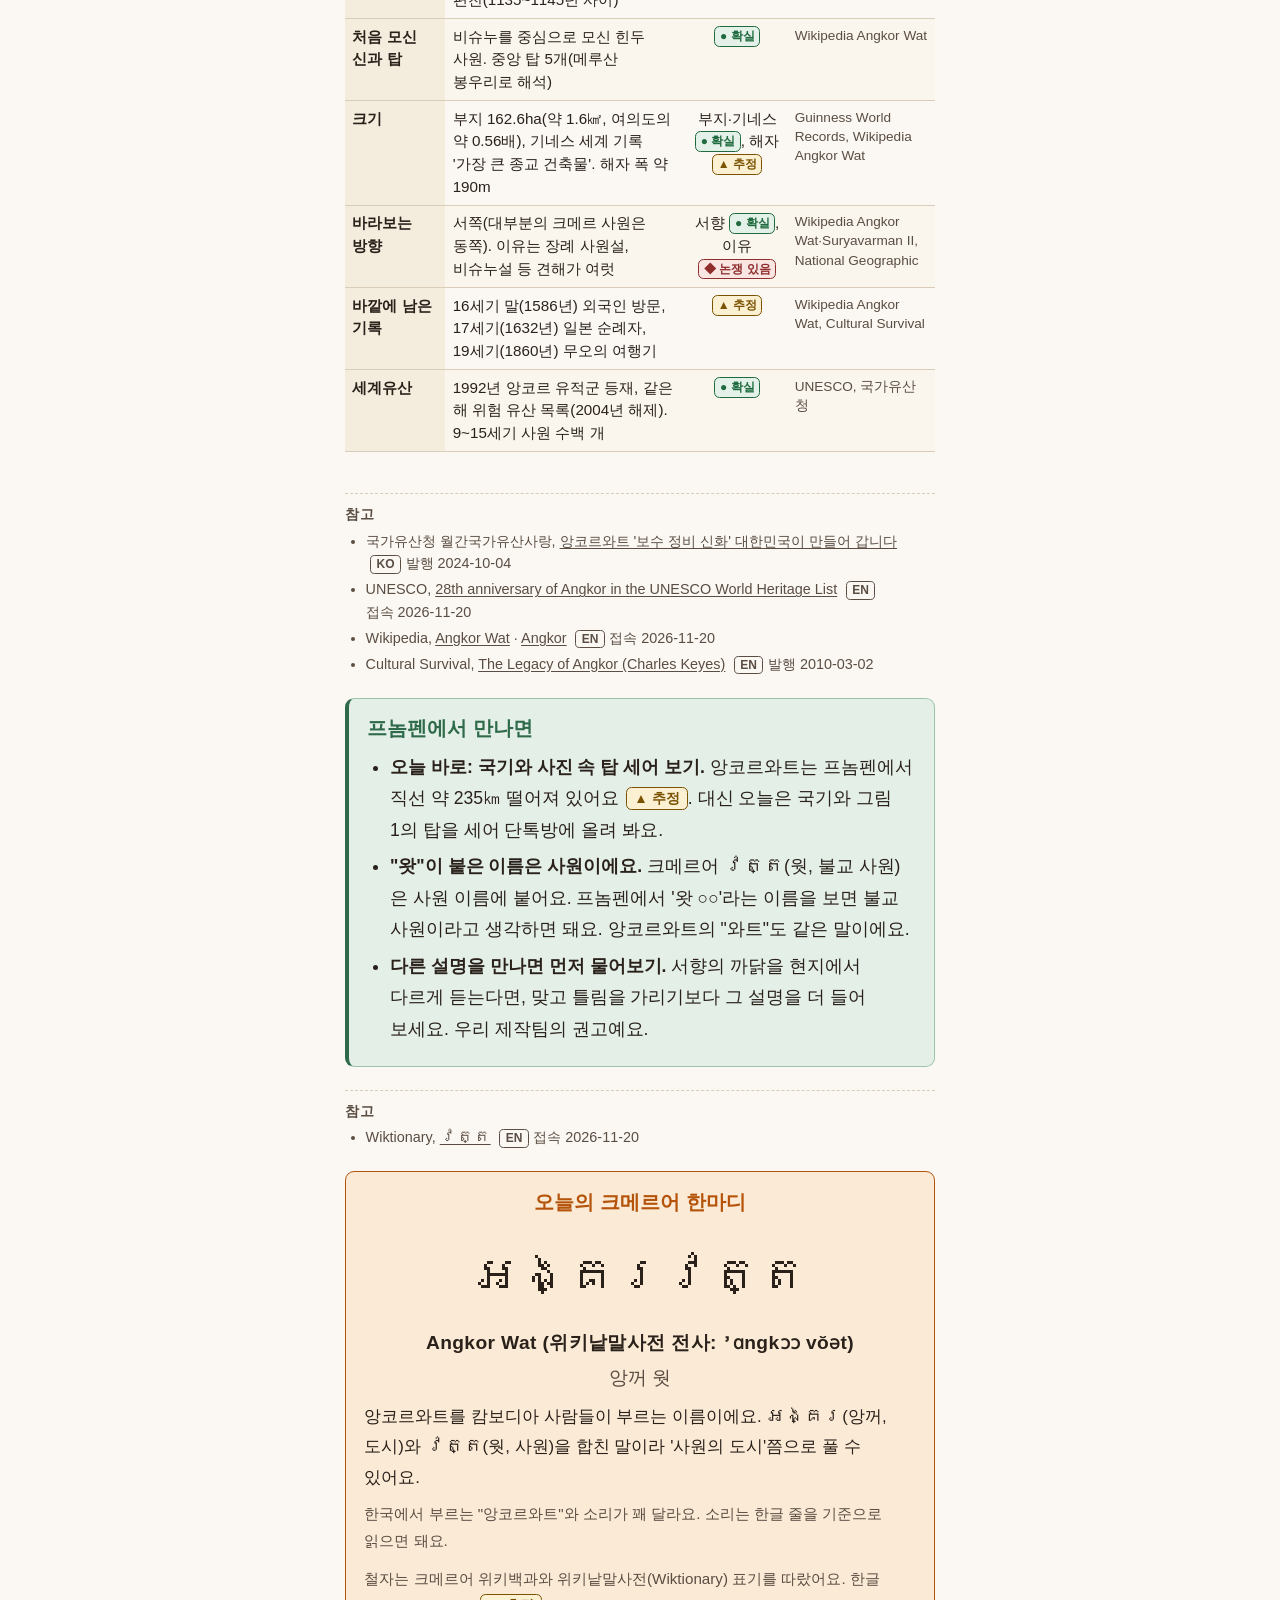
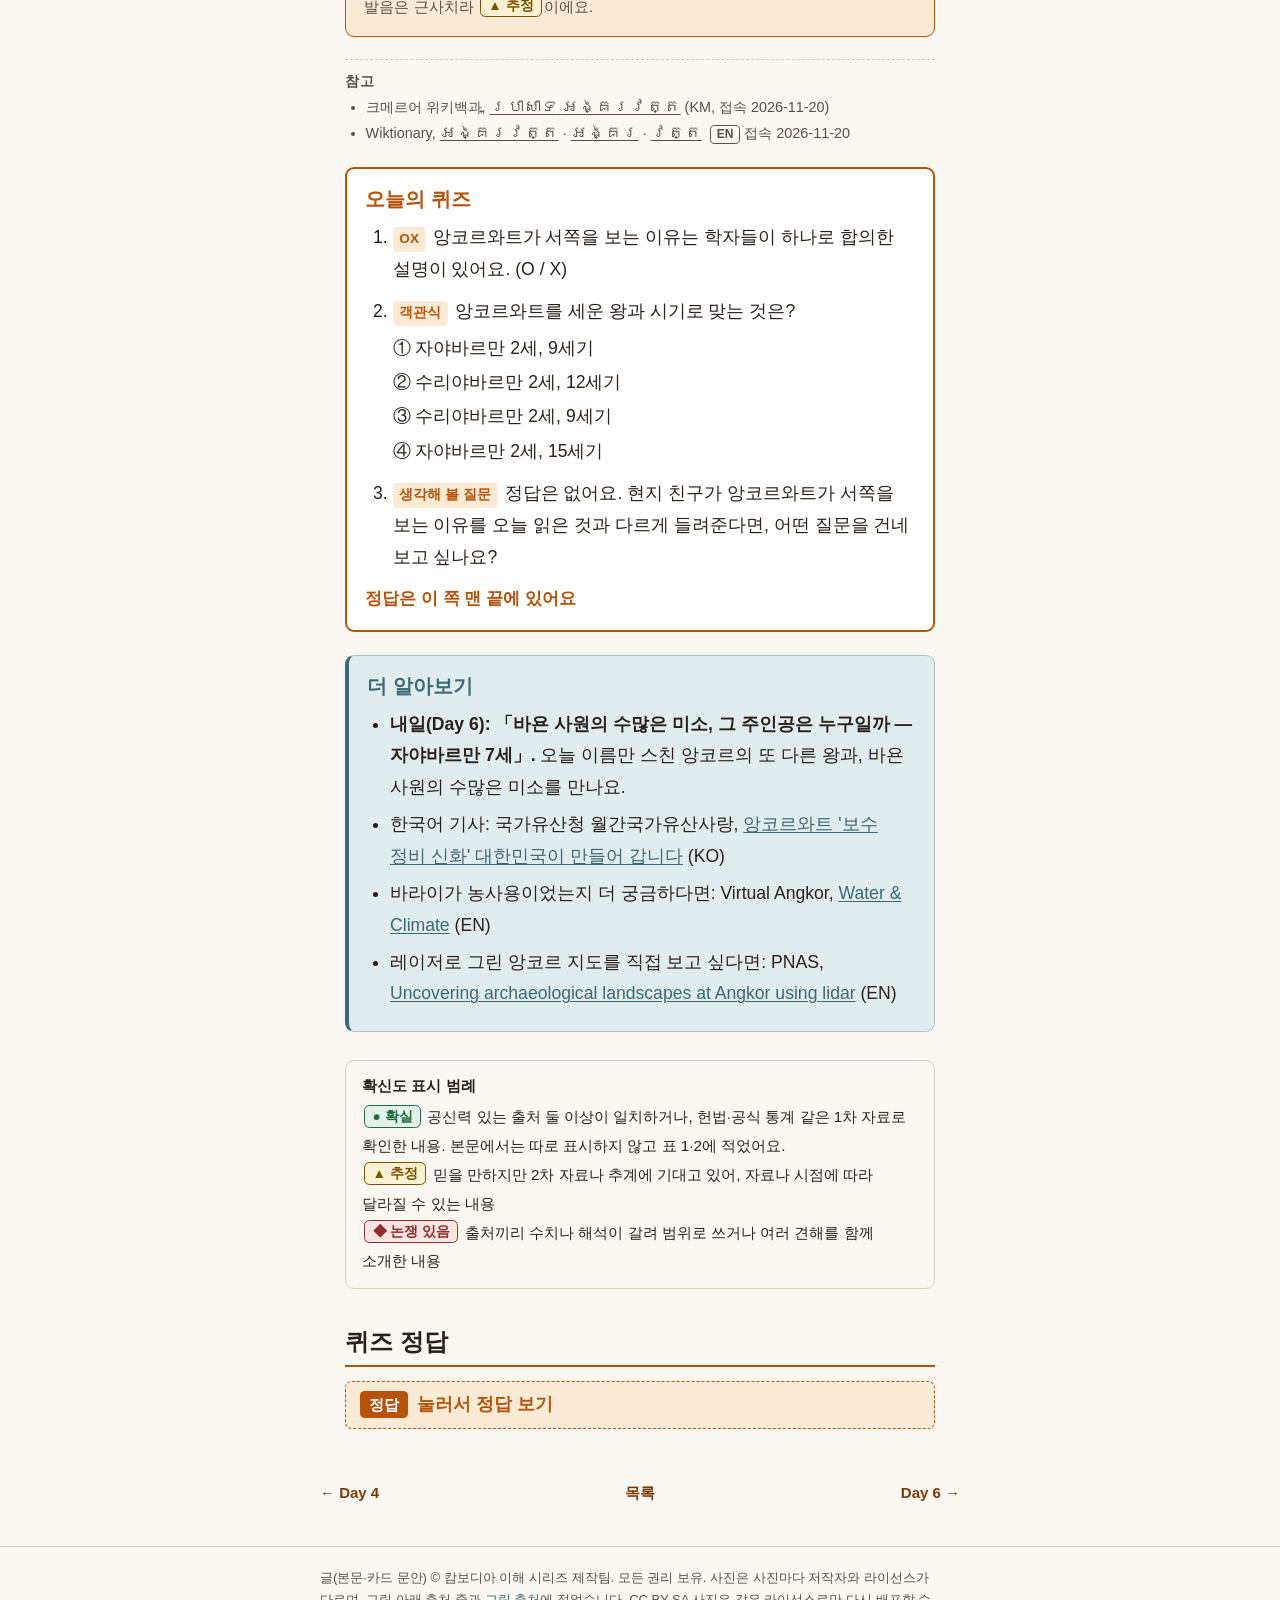
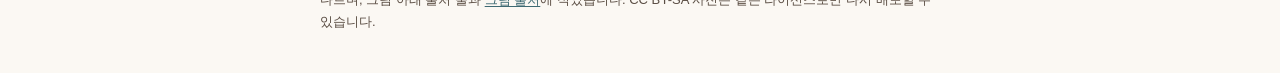
<file: day05/index.html>
<!DOCTYPE html>
<html lang="ko">
<head>
<meta charset="utf-8">
<meta name="viewport" content="width=device-width, initial-scale=1">
<meta name="robots" content="noindex, nofollow">
<title>Day 5. 물 위에 세운 제국 | 캄보디아 이해 시리즈</title>
<meta name="description" content="앙코르와트는 왜 서쪽을 바라보고, 앙코르를 &quot;물 위에 세운 제국&quot;이라 부를 만한 까닭은 무엇일까요?">
<link rel="stylesheet" href="../css/doc.css">
<link rel="stylesheet" href="../css/web.css">
</head>
<body class="web">
<header class="site-head"><a href="../">캄보디아 이해 시리즈</a></header>
<main>
<article class="doc">
<h1 class="doc-title"><span class="day-no">Day 5</span>물 위에 세운 제국 — 앙코르와트는 왜 서쪽을 바라볼까</h1>
<blockquote class="meta"><p><span class="q">오늘의 질문: 앙코르와트는 왜 서쪽을 바라보고, 앙코르를 "물 위에 세운 제국"이라 부를 만한 까닭은 무엇일까요?</span><span class="read-time">읽는 시간 약 10분</span><span class="sep">·</span><span class="tag t-history">역사</span></p></blockquote>
<section class="box summary3"><span class="summary-title">오늘의 3줄</span><ol><li>앙코르와트는 12세기 전반 수리야바르만 2세가 세운 사원이에요. 처음엔 비슈누를 중심으로 모신 힌두 사원이었고, 뒤에 불교 사원으로 이어졌어요.</li><li>대부분의 크메르 사원은 동쪽을 보는데 앙코르와트는 서쪽을 봐요. 왜인지는 장례 사원설, 비슈누설 등 견해가 여럿이고 아직 정해지지 않았어요 <span class="nb"><span class="badge b-dispute">논쟁 있음</span>.</span></li><li>앙코르의 서바라이(인공 저수지)는 여의도(제방 안쪽 기준) 5~6개 넓이예요 <span class="nb"><span class="badge b-guess">추정</span>.</span> 그 물이 논에 쓰였는지 상징이었는지는 아직 논쟁이에요 <span class="nb"><span class="badge b-dispute">논쟁 있음</span>.</span></li></ol></section>
<p class="note-confidence">표시가 없는 숫자는 확인된 값이에요. 자료마다 다르거나 어림한 값에만 <span class="nb"><span class="badge b-guess">추정</span>·</span><span class="badge b-dispute">논쟁 있음</span>을 붙였어요.</p>
<p class="prev-answer"><strong>어제 퀴즈 정답</strong> 1번 O · 2번 ② · 3번은 단톡방에서 이야기해요</p>
<section class="web-cards" aria-label="카드">
<h2>카드로 보기</h2>
<p class="hint">카드를 누르면 크게 볼 수 있어요.</p>
<ul><li><a href="cards/card1.jpg"><img src="cards/card1.jpg" width="1080" height="1350" loading="lazy" alt="1장 표지: 앙코르와트는 왜 서쪽을 바라볼까?"></a></li><li><a href="cards/card2.jpg"><img src="cards/card2.jpg" width="1080" height="1350" loading="lazy" alt="2장 핵심 3가지: 물과 사원의 앙코르"></a></li><li><a href="cards/card3.jpg"><img src="cards/card3.jpg" width="1080" height="1350" loading="lazy" alt="3장 현장 팁: &#x27;왓 ○○&#x27;이라는 이름은 불교 사원이에요. 서향의 까닭을 현지에서 다르게 들으면 맞고 틀림보다 그 설명을 더 들어 보세요."></a></li><li><a href="cards/card4.jpg"><img src="cards/card4.jpg" width="1080" height="1350" loading="lazy" alt="4장 출처"></a></li></ul>
</section>
<section class="sec"><h2>하늘에서 내려다본 네모난 물</h2>
<p>비행기 창밖으로 시엠립 근처 땅을 내려다본다고 상상해 보세요. 네모반듯한 물의 띠가 액자처럼 사원을 두르고, 그 한가운데 탑들이 솟아 있어요. 국기 속 그 사원, 앙코르와트예요. 그런데 사원으로 들어가는 긴 길은 해가 뜨는 동쪽이 아니라 해가 지는 서쪽에 나 있어요.</p>
<figure class="fig"><img alt="하늘에서 내려다본 앙코르와트. 한가운데 다섯 개의 탑이 솟은 석조 사원이 있고, 사원 앞으로 긴 돌길이 뻗어 물이 찬 해자 쪽으로 이어진다. 돌길 양옆에 연못이 있고 사방은 숲이다." src="../assets/day05/angkor-aerial.jpg"><figcaption>그림 1. 하늘에서 본 앙코르와트. 사원 둘레를 물(해자)이 둘러싸요<span class="credit">출처: Mark Fischer / Wikimedia Commons · <span class="license">라이선스: CC BY-SA 2.0(크기 조정)</span> · 접속일 2026-11-20</span></figcaption></figure>
<p>사원을 두른 물의 띠는 해자(성이나 사원 둘레에 판 물길)로, 폭이 약 190m예요 <span class="nb"><span class="badge b-guess">추정</span>.</span> 오늘은 두 질문을 따라가요. 이 사원은 왜 서쪽을 바라볼까, 그리고 앙코르는 왜 "물 위에 세운 제국"이라 부를 만할까.</p>
<p>"물 위에 세운"은 비유예요. 도시가 물에 떠 있었다는 뜻이 아니라, 거대한 인공 저수지와 물길이 이 도시의 큰 특징이었다는 뜻이에요.</p>
<h3>산 위의 즉위 의례에서 시작된 이야기</h3>
<p>Day 3에서 진랍까지 따라왔다면, 이야기는 802년 무렵으로 이어져요. 크메르 왕 자야바르만 2세가 프놈 쿨렌이라는 산에서 즉위 의례를 치르고 앙코르 시대를 열었다고 전해져요 <span class="nb"><span class="badge b-dispute">논쟁 있음</span>.</span> 다만 이 일을 알려 주는 거의 유일한 기록은 약 250년 뒤인 11세기 중반에 새긴 비문(돌에 새긴 글)이에요. 이 비문은 '데바라자' 의례를 전하는데, '신왕'이나 '신들의 왕', 신상 의례로 보는 등 해석이 갈려요 <span class="nb"><span class="badge b-dispute">논쟁 있음</span>.</span></p>
<h3>저수지일까, 땅 위에 옮긴 바다일까</h3>
<figure class="map"><svg xmlns="http://www.w3.org/2000/svg" id="map-angkor" viewBox="0 0 920 760" role="img" aria-label="앙코르 일대 개략 배치도(북쪽이 위). 가운데 앙코르와트의 북쪽에 네모난 앙코르톰이 있고, 앙코르톰의 서쪽에 서바라이, 동쪽에 동바라이라는 긴 직사각형이 있다. 앙코르와트의 남쪽에 시엠립 시내, 더 남쪽에 톤레삽 호수의 북쪽 물가가 있다. 앙코르와트에서 서쪽을 가리키는 화살표가 정면 방향을 나타낸다.">
<title>앙코르의 물과 사원 개략 배치도</title>
<desc>북쪽이 위인 개략 배치도. 가운데 앙코르와트(해자로 둘러싸인 네모)의 북쪽에 성벽으로 둘러싸인 앙코르톰이 있고, 앙코르톰의 서쪽에 서바라이, 동쪽에 동바라이라는 긴 직사각형 인공 저수지 터가 있다. 앙코르와트의 남쪽에 시엠립 시내, 그 남쪽에 톤레삽 호수의 북쪽 물가가 있다. 앙코르와트의 정면은 서쪽을 향한다.</desc>
<style>
  #map-angkor .svg-water  { fill: #E1ECEE; }
  #map-angkor .svg-land   { fill: #F4ECDD; stroke: none; }
  #map-angkor .svg-land2  { fill: #E3EFE7; stroke: none; }
  #map-angkor .svg-coast  { fill: none; stroke: #7A5B3C; stroke-width: 3; stroke-linejoin: round; }
  #map-angkor .svg-outline  { stroke: #7A5B3C; stroke-width: 3; stroke-linejoin: round; }
  #map-angkor .svg-outline2 { stroke: #2F6B4A; stroke-width: 3; stroke-linejoin: round; }
  #map-angkor .svg-river  { fill: none; stroke: #3E6A73; stroke-width: 7; stroke-linecap: round; stroke-linejoin: round; }
  #map-angkor .svg-lake   { fill: #E1ECEE; stroke: #3E6A73; stroke-width: 3; stroke-linejoin: round; }
  #map-angkor .svg-border { fill: none; stroke: #5A4D43; stroke-width: 3; stroke-dasharray: 3 8; stroke-linecap: round; }
  #map-angkor .svg-pin    { fill: #B45309; stroke: #fff; stroke-width: 3; }
  #map-angkor .svg-label  { fill: #2A211B; font: 700 32px "Noto Sans KR", "Malgun Gothic", sans-serif; paint-order: stroke; stroke: #fff; stroke-width: 7px; stroke-linejoin: round; }
  #map-angkor .svg-label-sm { font-size: 30px; font-weight: 500; }
  #map-angkor .svg-label-water { fill: #3E6A73; }
  #map-angkor .svg-note   { fill: #2A211B; font: 500 26px "Noto Sans KR", "Malgun Gothic", sans-serif; }
  #map-angkor .svg-note-sm { fill: #5A4D43; font: 500 24px "Noto Sans KR", "Malgun Gothic", sans-serif; }
  #map-angkor .svg-line   { stroke: #7A5B3C; stroke-width: 2; fill: none; }
  #map-angkor .svg-scale  { stroke: #2A211B; stroke-width: 4; fill: none; }

  #map-angkor .svg-baray { fill: #E1ECEE; stroke: #3E6A73; stroke-width: 3; stroke-linejoin: round; }
  #map-angkor .svg-moat { fill: #E1ECEE; stroke: #3E6A73; stroke-width: 2; }
  #map-angkor .svg-site { fill: #E3EFE7; stroke: #2F6B4A; stroke-width: 3; stroke-linejoin: round; }
  #map-angkor .svg-wall { fill: #E3EFE7; stroke: #7A5B3C; stroke-width: 2; }
  #map-angkor .svg-arrow { stroke: #2A211B; stroke-width: 4; fill: none; stroke-linecap: round; }
  #map-angkor .svg-arrowhead { fill: #2A211B; }
</style>
<defs><clipPath id="mapclip"><rect x="0" y="0" width="920" height="668"/></clipPath></defs>
<rect class="svg-water" x="0" y="0" width="920" height="760"/>
<g clip-path="url(#mapclip)">
<rect class="svg-land" x="0" y="0" width="920" height="668"/>
<g class="svg-lake"><path d="M29.2,708.0 L15.4,649.7 L28.4,604.1 L56.7,563.3 L95.6,543.7 L258.4,604.1 L318.0,612.0 L371.5,594.7 L407.4,649.7 L438.0,634.8 L470.1,637.1 L531.2,669.3 L570.2,659.9 L715.1,708.0Z"/></g>
<rect class="svg-baray" x="210.6" y="78.9" width="187.2" height="50.4"/>
<rect class="svg-baray" x="534.3" y="44.8" width="172.8" height="40.8"/>
<rect class="svg-site" x="420.4" y="46.4" width="72.0" height="72.0"/>
<rect class="svg-moat" x="460.5" y="144.6" width="33.7" height="28.4"/>
<rect class="svg-wall" x="465.0" y="149.2" width="24.6" height="19.2"/>
</g>
<path class="svg-arrow" d="M456.5,158.8 H400.5"/>
<path class="svg-arrowhead" d="M388.5,158.8 l14,-9 v18 z"/>
<text class="svg-label svg-label-sm" x="414.5" y="198.8" text-anchor="middle">
<tspan x="414.5" dy="0">앙코르와트의</tspan>
<tspan x="414.5" dy="30px">정면은 서쪽</tspan>
</text>
<circle class="svg-pin" cx="477.3" cy="158.8" r="8"/>
<circle class="svg-pin" cx="459.3" cy="293.0" r="12"/>
<text class="svg-label " x="504.2" y="168.8" text-anchor="start">
<tspan x="504.2" dy="0">앙코르와트</tspan>
</text>
<text class="svg-label " x="456.4" y="32.4" text-anchor="middle">
<tspan x="456.4" dy="0">앙코르톰</tspan>
</text>
<text class="svg-label svg-label-sm" x="304.2" y="115.1" text-anchor="middle">
<tspan x="304.2" dy="0">서바라이</tspan>
</text>
<text class="svg-label svg-label-sm" x="620.7" y="76.2" text-anchor="middle">
<tspan x="620.7" dy="0">동바라이</tspan>
</text>
<text class="svg-label " x="481.3" y="304.0" text-anchor="start">
<tspan x="481.3" dy="0">시엠립 시내</tspan>
</text>
<text class="svg-label svg-label-sm svg-label-water" x="215.0" y="650.0" text-anchor="middle">
<tspan x="215.0" dy="0">톤레삽 호수(북쪽 물가)</tspan>
</text>

<path class="svg-arrow" d="M870,92 V44"/><path class="svg-arrowhead" d="M870,28 l-10,22 h20 z"/>
<text class="svg-label svg-label-sm" x="870.0" y="128.0" text-anchor="middle">
<tspan x="870.0" dy="0">북</tspan>
</text>
<path class="svg-scale" d="M40.0,130.0 v-12 H160.0 v12"/>
<text class="svg-label svg-label-sm" x="100.0" y="106.0" text-anchor="middle">
<tspan x="100.0" dy="0">5 km</tspan>
</text>
<line class="svg-line" x1="0" y1="668" x2="920" y2="668"/>
<text class="svg-note" x="24" y="700">개략 배치도입니다. 위치와 크기는 근사값입니다.</text>
<text class="svg-note-sm" x="24" y="728">바라이는 옛 인공 저수지 터이며, 지금 물이 얼마나 있는지는 나타내지 않았습니다.</text>
<text class="svg-note-sm" x="24" y="756">자료: Natural Earth(퍼블릭 도메인, 호수 윤곽 단순화) · 유적 위치: 공개 자료</text>
</svg>
<figcaption>그림 2. 앙코르의 물과 사원(개략 배치도). 위치와 크기는 근사값이에요<span class="credit">출처: 직접 제작 (제작팀) · <span class="license">라이선스: 시리즈 자체 제작물(데이터: Natural Earth, 퍼블릭 도메인)</span> · 접속일 2026-11-20</span></figcaption></figure>
<p>앙코르의 왕들은 둑을 쌓아 바라이(거대한 직사각형 인공 저수지)를 만들었어요. 도시 동쪽에는 동바라이, 서쪽에는 그보다 큰 서바라이가 있어요. 서바라이는 넓이가 여의도(제방 안쪽 약 2.9㎢ 기준) 5~6개만 해요 <span class="nb"><span class="badge b-guess">추정</span>.</span> 다만 여의도는 강 위의 섬이고 바라이는 평균 깊이 약 4m의 네모난 물그릇이라, 넓이만 빌려 온 비유예요.</p>
<p>그런데 이 물그릇이 무엇을 위한 것이었는지는 아직 논쟁이에요. 건기에 쓸 물을 모아 논에 댔다는 견해도, 힌두 우주의 바다를 땅에 옮긴 상징이었다는 견해도, 둘 다였다는 견해도 있어요 <span class="nb"><span class="badge b-dispute">논쟁 있음</span>.</span> 1950년대에 한 프랑스 연구자가 앙코르를 거대한 물 관리 도시로 보는 가설을 내놓은 뒤로 이 논쟁이 이어져 왔어요 <span class="nb"><span class="badge b-dispute">논쟁 있음</span>.</span></p>
<p>2012년에는 LiDAR(라이다, 하늘에서 레이저를 쏘아 땅의 높낮이를 재는 측량) 조사가 새 단서를 보탰어요. 앙코르의 도시 중심부는 13세기 무렵 성벽 도시 앙코르톰 안보다 몇 배 넓었고, 그 바깥으로 집이 드문드문한 도시 지역이 서울보다 넓게 펼쳐져 있었다는 사실이 드러났어요. 이 지도는 물 관리 도시 가설의 일부를 뒷받침했지만, 물이 실제로 농사에 얼마나 쓰였는지는 여전히 논쟁이에요 <span class="nb"><span class="badge b-dispute">논쟁 있음</span>.</span></p>
<p>2021년 연구는 13세기 정점에 약 3,000㎢(서울의 약 5배) 일대에 약 70만~90만 명이 살았다고 추정해요 <span class="nb"><span class="badge b-guess">추정</span>.</span></p>
<div class="table-scroll"><table class="data"><caption>표 1. 앙코르의 왕과 사건 연표. 본문에 나오지 않은 왕은 여기에만 적었어요.</caption><thead><tr><th>연도</th><th>일</th><th>확신도</th></tr></thead><tbody><tr><th scope="row">802년 무렵</th><td>자야바르만 2세의 즉위 의례, 앙코르 시대의 시작(약 250년 뒤 비문의 기록)</td><td><span class="badge b-dispute">논쟁 있음</span></td></tr><tr><th scope="row">900년경</th><td>야소바르만 왕 때 동바라이를 만듦</td><td><span class="badge b-guess">추정</span></td></tr><tr><th scope="row">11세기</th><td>수리야바르만 1세 때 서바라이를 만들기 시작(우다야디티야바르만 2세 때 완성)</td><td><span class="badge b-guess">추정</span></td></tr><tr><th scope="row">1113년경~1150년경</th><td>수리야바르만 2세 재위, 앙코르와트를 세움</td><td><span class="badge b-sure">확실</span></td></tr><tr><th scope="row">1431년 무렵</th><td>앙코르 시대의 끝으로 보통 잡는 해</td><td><span class="badge b-guess">추정</span></td></tr><tr><th scope="row">1992년</th><td>앙코르 유적이 유네스코 세계유산에 오름</td><td><span class="badge b-sure">확실</span></td></tr></tbody></table></div>
<aside class="refs"><h4>참고</h4><ul><li>한국학중앙연구원, <a href="https://encykorea.aks.ac.kr/Article/E0036448">한국민족문화대백과사전 「여의도」</a> <span class="lang">KO</span><span class="date">접속 2026-11-20</span> · 서울특별시, <a href="https://urban.seoul.go.kr/view/html/PMNU1030000001">서울 도시계획 포털(서울시 면적)</a> <span class="lang">KO</span><span class="date">접속 2026-11-20</span></li><li>Wikipedia, <a href="https://en.wikipedia.org/wiki/Sdok_Kak_Thom">Sdok Kak Thom</a> · <a href="https://en.wikipedia.org/wiki/Jayavarman_II">Jayavarman II</a> · <a href="https://en.wikipedia.org/wiki/West_Baray">West Baray</a> · <a href="https://en.wikipedia.org/wiki/East_Baray">East Baray</a> · <a href="https://en.wikipedia.org/wiki/Angkor_Wat">Angkor Wat</a> <span class="lang">EN</span><span class="date">접속 2026-11-20</span></li><li>Virtual Angkor, <a href="https://www.virtualangkor.com/waterclimate">Water &amp; Climate</a> <span class="lang">EN</span><span class="date">접속 2026-11-20</span></li><li>PNAS, <a href="https://pmc.ncbi.nlm.nih.gov/articles/PMC3732978/">Uncovering archaeological landscapes at Angkor using lidar (Evans 외)</a> <span class="lang">EN</span>발행 2013-07</li><li>EurekAlert, <a href="https://www.eurekalert.org/news-releases/560558">2021 Science Advances 연구 보도(그레이터 앙코르 인구)</a> <span class="lang">EN</span><span class="date">접속 2026-11-20</span></li></ul></aside>
</section>
<section class="sec"><h2>신들의 산을 돌로 옮긴 사원</h2>
<p>앙코르와트는 12세기 전반, 수리야바르만 2세(재위 1113년경~1150년경)가 세웠어요. 수십 년에 걸쳐 지었다고 알려져 있는데, 착공과 완공 연도는 자료마다 달라요 <span class="nb"><span class="badge b-dispute">논쟁 있음</span>.</span> 같은 12세기, 고려에서는 인종 때 김부식 등이 『삼국사기』를 편찬하고 있었어요. 두 나라가 오갔다는 뜻은 아니고, 시대를 가늠하는 눈금으로만 빌려 온 비교예요.</p>
<p>처음 이 사원은 힌두교의 신 비슈누를 중심으로 모신 힌두 사원이었어요. 다른 신도 함께 모셨다는 설명도 있어요.</p>
<p>이 사원은 시대에 따라 다른 신앙을 담아 왔어요. 시간이 지나며 불교 사원으로 이어졌고, 그 시점은 12세기 말로 보는 자료도, 13~14세기로 보는 자료도 있어요 <span class="nb"><span class="badge b-dispute">논쟁 있음</span>.</span> 지금도 스님과 불교 신자들이 찾는 곳으로 알려져요 <span class="nb"><span class="badge b-guess">추정</span>.</span></p>
<p>한가운데 솟은 탑 다섯 개는 힌두 신화에서 신들이 사는 산, 메루산의 봉우리를 본뜬 것으로 해석돼요. Day 1에서 본 국기에는 정면에서 본 앙코르와트가 탑 세 개로 그려져 있었죠. 위에서 내려다본 그림 1에서는 몇 개가 보이는지 세어 보세요.</p>
<p>기네스 세계 기록은 부지 넓이 약 163ha(여의도의 절반쯤)를 기준으로 앙코르와트를 가장 큰 종교 건축물로 꼽아요.</p>
<h3>벽을 따라 걷는 이야기</h3>
<p>어제 만난 압사라처럼, 동쪽 회랑(지붕을 덮은 긴 복도)에도 「우유 바다 휘젓기」 부조(벽면에 도드라지게 새긴 조각)가 있어요. 신들과 아수라(신들의 맞수)가 거대한 뱀을 양쪽에서 줄다리기하듯 당기는 힌두 신화의 장면이에요.</p>
<figure class="fig"><img alt="앙코르와트 회랑 벽의 돌 부조. 여러 인물이 긴 뱀의 몸통을 한 줄로 늘어서 잡아당기는 장면이다." src="../assets/day05/churning-relief.jpg"><figcaption>그림 3. 앙코르와트 동쪽 회랑의 유해교반(우유 바다 휘젓기) 부조<span class="credit">출처: Jadamta / Wikimedia Commons · <span class="license">라이선스: CC BY-SA 3.0(크기 조정)</span> · 접속일 2026-11-20</span></figcaption></figure>
<aside class="refs"><h4>참고</h4><ul><li>한국문화재재단, <a href="https://www.kh.or.kr/brd/board/715/L/menu/373?brdType=R&amp;bbIdx=116459">캄보디아 앙코르와트 바칸 타워 보수정비 지원한다</a> <span class="lang">KO</span><span class="date">발행 2024-04-04</span></li><li>한국학중앙연구원, <a href="https://encykorea.aks.ac.kr/Article/E0047033">한국민족문화대백과사전 「인종」</a> <span class="lang">KO</span><span class="date">접속 2026-11-20</span></li><li>Wikipedia, <a href="https://en.wikipedia.org/wiki/Angkor_Wat">Angkor Wat</a> · <a href="https://en.wikipedia.org/wiki/Suryavarman_II">Suryavarman II</a> <span class="lang">EN</span><span class="date">접속 2026-11-20</span></li><li>Guinness World Records, <a href="https://www.guinnessworldrecords.com/world-records/largest-religious-structure">Largest religious structure</a> <span class="lang">EN</span><span class="date">접속 2026-11-20</span></li><li>National Geographic, <a href="https://www.nationalgeographic.com/history/history-magazine/article/angkor-wat-the-worlds-biggest-religious-complex-served-two-faiths">Angkor Wat, the world's biggest religious complex, served two faiths</a> <span class="lang">EN</span><span class="date">발행 2022-04-07</span></li></ul></aside>
</section>
<section class="sec"><h2>앙코르와트는 왜 서쪽을 바라볼까</h2>
<p>대부분의 크메르 사원은 동쪽을 향하는데, 앙코르와트는 서쪽을 봐요. 왜 그런지는 학자마다 달라요 <span class="nb"><span class="badge b-dispute">논쟁 있음</span>.</span></p>
<p>널리 소개되는 설명은 수리야바르만 2세의 장례 사원으로 지었다는 견해예요(모리스 글레즈와 조르주 세데스 제안). 이 견해에는 서쪽을 해가 지는 방향, 곧 죽음과 이어 보는 풀이가 따라와요 <span class="nb"><span class="badge b-guess">추정</span>.</span> 다만 왕이 실제로 이곳에 묻혔는지는 자료마다 달라요 <span class="nb"><span class="badge b-dispute">논쟁 있음</span>.</span></p>
<p>다른 설명도 있어요. 비슈누가 서쪽과 이어져 있어서, 비슈누를 모신 사원이 서쪽을 본다는 견해예요(프리먼과 자크 제안). 이 연구자들은 앙코르의 다른 사원 몇 곳도 동쪽을 보지 않는다고 짚어요. 한 가지로 정해지지 않았으니, 현지에서 다른 설명을 들으면 귀 기울여 보면 좋겠어요.</p>
<h3>늘 그 자리에 있던 사원</h3>
<p>앙코르 시대의 끝은 보통 1431년 무렵으로 잡지만, 쇠퇴의 원인은 아직 정해지지 않았어요 <span class="nb"><span class="badge b-dispute">논쟁 있음</span>.</span> 하지만 앙코르는 잊힌 적이 없어요. 크메르 사람들은 앙코르와트를 기억하고 이야기로 전해 왔고, 16세기 말에도 외국인이 찾아온 기록이 있어요.</p>
<p>17세기에는 일본 불교 순례자들이 크메르 새해를 이곳에서 지냈다는 기록도 남아 있어요. 19세기 프랑스 박물학자 앙리 무오의 여행기는 서양에 앙코르를 널리 알린 계기였을 뿐이에요.</p>
<p>1992년에는 앙코르와트를 포함한 앙코르 유적군이 유네스코 세계유산에 올랐어요. 9~15세기에 지은 사원 수백 개가 남아 있는 곳이에요. 같은 해 '위험에 처한 세계유산' 목록에도 함께 올랐다가 2004년에 벗어났어요.</p>
<p>그래서 "물 위에 세운 제국"은, 바라이가 논에 댈 물이었든 상징이었든 물이 앙코르의 도시 설계에서 중심이었다는 뜻으로 읽어 볼 수 있어요. 서쪽을 바라보는 이유도, 물그릇의 쓰임도 학자들은 지금도 묻고 있어요.</p>
<div class="table-scroll"><table class="data facts"><caption>표 2. 한눈에 보는 앙코르와 앙코르와트. 출처 링크는 각 섹션의 참고 목록에 있어요.</caption><colgroup><col class="c-item"><col class="c-body"><col class="c-conf"><col class="c-src"></colgroup><thead><tr><th>항목</th><th>내용</th><th>확신도</th><th>출처</th></tr></thead><tbody><tr><th scope="row">근거 비문</th><td>802년 무렵의 즉위 의례를 약 250년 뒤인 11세기 중반(1052년 또는 1053년) 비문이 전함. '데바라자' 해석은 갈림</td><td class="conf">후대 기록 <span class="nb"><span class="badge b-sure">확실</span>,</span> 비문 연도·해석 <span class="badge b-dispute">논쟁 있음</span></td><td class="src">Wikipedia Jayavarman II·Sdok Kak Thom</td></tr><tr><th scope="row">서바라이</th><td>약 7.8×2.1㎞(약 16㎢) = 여의도(제방 안쪽 2.9㎢ 기준) 5~6개. 평균 깊이 약 4m</td><td class="conf"><span class="badge b-guess">추정</span></td><td class="src">Wikipedia West Baray, 한국민족문화대백과 「여의도」</td></tr><tr><th scope="row">LiDAR 조사(2012년)</th><td>13세기 도시 중심부 최소 35㎢(앙코르톰 성벽 안 9㎢의 약 4배), 낮은 밀도의 도시 지역 약 1,000㎢(서울 605㎢의 약 1.7배)</td><td class="conf"><span class="badge b-sure">확실</span></td><td class="src">PNAS 2013, 서울특별시</td></tr><tr><th scope="row">인구</th><td>13세기 정점, 그레이터 앙코르 약 3,000㎢(서울의 약 5배) 일대 약 70만~90만 명(2021년 연구)</td><td class="conf"><span class="badge b-guess">추정</span></td><td class="src">EurekAlert, 서울특별시</td></tr><tr><th scope="row">앙코르와트를 세운 왕</th><td>12세기 전반 수리야바르만 2세(재위 1113년경~1150년경). 같은 12세기 고려 인종(재위 1122~1146) 때 『삼국사기』 편찬(1135~1145년 사이)</td><td class="conf"><span class="badge b-sure">확실</span></td><td class="src">한국문화재재단, Wikipedia, National Geographic, 한국민족문화대백과 「인종」</td></tr><tr><th scope="row">처음 모신 신과 탑</th><td>비슈누를 중심으로 모신 힌두 사원. 중앙 탑 5개(메루산 봉우리로 해석)</td><td class="conf"><span class="badge b-sure">확실</span></td><td class="src">Wikipedia Angkor Wat</td></tr><tr><th scope="row">크기</th><td>부지 162.6ha(약 1.6㎢, 여의도의 약 0.56배), 기네스 세계 기록 '가장 큰 종교 건축물'. 해자 폭 약 190m</td><td class="conf">부지·기네스 <span class="nb"><span class="badge b-sure">확실</span>,</span> 해자 <span class="badge b-guess">추정</span></td><td class="src">Guinness World Records, Wikipedia Angkor Wat</td></tr><tr><th scope="row">바라보는 방향</th><td>서쪽(대부분의 크메르 사원은 동쪽). 이유는 장례 사원설, 비슈누설 등 견해가 여럿</td><td class="conf">서향 <span class="nb"><span class="badge b-sure">확실</span>,</span> 이유 <span class="badge b-dispute">논쟁 있음</span></td><td class="src">Wikipedia Angkor Wat·Suryavarman II, National Geographic</td></tr><tr><th scope="row">바깥에 남은 기록</th><td>16세기 말(1586년) 외국인 방문, 17세기(1632년) 일본 순례자, 19세기(1860년) 무오의 여행기</td><td class="conf"><span class="badge b-guess">추정</span></td><td class="src">Wikipedia Angkor Wat, Cultural Survival</td></tr><tr><th scope="row">세계유산</th><td>1992년 앙코르 유적군 등재, 같은 해 위험 유산 목록(2004년 해제). 9~15세기 사원 수백 개</td><td class="conf"><span class="badge b-sure">확실</span></td><td class="src">UNESCO, 국가유산청</td></tr></tbody></table></div>
<aside class="refs"><h4>참고</h4><ul><li>국가유산청 월간국가유산사랑, <a href="https://www.khs.go.kr/cop/bbs/selectBoardArticle.do?nttId=89607&amp;bbsId=BBSMSTR_1008&amp;mn=NS_01_09_01">앙코르와트 '보수 정비 신화' 대한민국이 만들어 갑니다</a> <span class="lang">KO</span><span class="date">발행 2024-10-04</span></li><li>UNESCO, <a href="https://www.unesco.org/en/articles/28th-anniversary-angkor-unesco-world-heritage-list">28th anniversary of Angkor in the UNESCO World Heritage List</a> <span class="lang">EN</span><span class="date">접속 2026-11-20</span></li><li>Wikipedia, <a href="https://en.wikipedia.org/wiki/Angkor_Wat">Angkor Wat</a> · <a href="https://en.wikipedia.org/wiki/Angkor">Angkor</a> <span class="lang">EN</span><span class="date">접속 2026-11-20</span></li><li>Cultural Survival, <a href="https://www.culturalsurvival.org/node/4494">The Legacy of Angkor (Charles Keyes)</a> <span class="lang">EN</span><span class="date">발행 2010-03-02</span></li></ul></aside>
</section>
<div class="box meet"><h2>프놈펜에서 만나면</h2>
<ul><li><strong>오늘 바로: 국기와 사진 속 탑 세어 보기.</strong> 앙코르와트는 프놈펜에서 직선 약 235㎞ 떨어져 있어요 <span class="nb"><span class="badge b-guess">추정</span>.</span> 대신 오늘은 국기와 그림 1의 탑을 세어 단톡방에 올려 봐요.</li><li><strong>"왓"이 붙은 이름은 사원이에요.</strong> 크메르어 <span class="km" lang="km">វត្ត</span>(웟, 불교 사원)은 사원 이름에 붙어요. 프놈펜에서 '왓 ○○'라는 이름을 보면 불교 사원이라고 생각하면 돼요. 앙코르와트의 "와트"도 같은 말이에요.</li><li><strong>다른 설명을 만나면 먼저 물어보기.</strong> 서향의 까닭을 현지에서 다르게 듣는다면, 맞고 틀림을 가리기보다 그 설명을 더 들어 보세요. 우리 제작팀의 권고예요.</li></ul>
</div>
<aside class="refs"><h4>참고</h4><ul><li>Wiktionary, <a href="https://en.wiktionary.org/wiki/%E1%9E%9C%E1%9E%8F%E1%9F%92%E1%9E%8F"><span class="km" lang="km">វត្ត</span></a> <span class="lang">EN</span><span class="date">접속 2026-11-20</span></li></ul></aside>
<div class="box khmer">
<h2>오늘의 크메르어 한마디</h2>
<p class="km-big km" lang="km">អង្គរវត្ត</p>
<p class="roman">Angkor Wat (위키낱말사전 전사: ʼɑngkɔɔ vŏət)</p>
<p class="hangul">앙꺼 웟</p>
<p class="mean">앙코르와트를 캄보디아 사람들이 부르는 이름이에요. <span class="km" lang="km">អង្គរ</span>(앙꺼, 도시)와 <span class="km" lang="km">វត្ត</span>(웟, 사원)을 합친 말이라 '사원의 도시'쯤으로 풀 수 있어요.</p>
<p class="note">한국에서 부르는 "앙코르와트"와 소리가 꽤 달라요. 소리는 한글 줄을 기준으로 읽으면 돼요.</p>
<p class="note">철자는 크메르어 위키백과와 위키낱말사전(Wiktionary) 표기를 따랐어요. 한글 발음은 근사치라 <span class="badge b-guess">추정</span>이에요.</p>
</div>
<aside class="refs"><h4>참고</h4><ul><li>크메르어 위키백과, <a href="https://km.wikipedia.org/wiki/%E1%9E%A2%E1%9E%84%E1%9F%92%E1%9E%82%E1%9E%9A%E1%9E%9C%E1%9E%8F%E1%9F%92%E1%9E%8F"><span class="km" lang="km">ប្រាសាទ</span> <span class="km" lang="km">អង្គរវត្ត</span></a> (KM, 접속 2026-11-20)</li><li>Wiktionary, <a href="https://en.wiktionary.org/wiki/%E1%9E%A2%E1%9E%84%E1%9F%92%E1%9E%82%E1%9E%9A%E1%9E%9C%E1%9E%8F%E1%9F%92%E1%9E%8F"><span class="km" lang="km">អង្គរវត្ត</span></a> · <a href="https://en.wiktionary.org/wiki/%E1%9E%A2%E1%9E%84%E1%9F%92%E1%9E%82%E1%9E%9A"><span class="km" lang="km">អង្គរ</span></a> · <a href="https://en.wiktionary.org/wiki/%E1%9E%9C%E1%9E%8F%E1%9F%92%E1%9E%8F"><span class="km" lang="km">វត្ត</span></a> <span class="lang">EN</span><span class="date">접속 2026-11-20</span></li></ul></aside>
<div class="box quiz">
<h2>오늘의 퀴즈</h2>
<ol class="q-list">
<li><span class="q-type">OX</span>앙코르와트가 서쪽을 보는 이유는 학자들이 하나로 합의한 설명이 있어요. (O / X)</li>
<li><span class="q-type">객관식</span>앙코르와트를 세운 왕과 시기로 맞는 것은?
<ul class="choices">
<li>① 자야바르만 2세, 9세기</li>
<li>② 수리야바르만 2세, 12세기</li>
<li>③ 수리야바르만 2세, 9세기</li>
<li>④ 자야바르만 2세, 15세기</li>
</ul>
</li>
<li><span class="q-type">생각해 볼 질문</span>정답은 없어요. 현지 친구가 앙코르와트가 서쪽을 보는 이유를 오늘 읽은 것과 다르게 들려준다면, 어떤 질문을 건네 보고 싶나요?</li>
</ol>
<p class="answer-pointer">정답은 이 쪽 맨 끝에 있어요</p>
</div>
<div class="box more"><h2>더 알아보기</h2>
<ul><li><strong>내일(Day 6): 「바욘 사원의 수많은 미소, 그 주인공은 누구일까 — 자야바르만 7세」.</strong> 오늘 이름만 스친 앙코르의 또 다른 왕과, 바욘 사원의 수많은 미소를 만나요.</li><li>한국어 기사: 국가유산청 월간국가유산사랑, <a href="https://www.khs.go.kr/cop/bbs/selectBoardArticle.do?nttId=89607&amp;bbsId=BBSMSTR_1008&amp;mn=NS_01_09_01">앙코르와트 '보수 정비 신화' 대한민국이 만들어 갑니다</a> (KO)</li><li>바라이가 농사용이었는지 더 궁금하다면: Virtual Angkor, <a href="https://www.virtualangkor.com/waterclimate">Water &amp; Climate</a> (EN)</li><li>레이저로 그린 앙코르 지도를 직접 보고 싶다면: PNAS, <a href="https://pmc.ncbi.nlm.nih.gov/articles/PMC3732978/">Uncovering archaeological landscapes at Angkor using lidar</a> (EN)</li></ul>
</div>
<div class="legend"><h4>확신도 표시 범례</h4>
<ul><li><span class="badge b-sure">확실</span> 공신력 있는 출처 둘 이상이 일치하거나, 헌법·공식 통계 같은 1차 자료로 확인한 내용. 본문에서는 따로 표시하지 않고 표 1·2에 적었어요.</li><li><span class="badge b-guess">추정</span> 믿을 만하지만 2차 자료나 추계에 기대고 있어, 자료나 시점에 따라 달라질 수 있는 내용</li><li><span class="badge b-dispute">논쟁 있음</span> 출처끼리 수치나 해석이 갈려 범위로 쓰거나 여러 견해를 함께 소개한 내용</li></ul>
</div>
<section class="sec answers"><h2>퀴즈 정답</h2><details class="answer"><summary>눌러서 정답 보기</summary><div class="answer-body">
<p><strong>1번 X.</strong> 서쪽을 본다는 것 자체는 확실하지만, 그 이유는 장례 사원설과 비슈누설 등 견해가 여럿이고 아직 정해지지 않았어요. 하나의 정답이 있을 것 같은 질문이라 O를 고르기 쉬워요. 「앙코르와트는 왜 서쪽을 바라볼까」 첫 문단부터 나와요.</p>
<p><strong>2번 ②.</strong> 앙코르와트는 12세기 전반 수리야바르만 2세(재위 1113년경~1150년경)가 세웠어요. 왕 이름이 비슷해서 헷갈리기 쉬워요. 자야바르만 2세는 그보다 앞서 802년 무렵 앙코르 시대를 열었다고 전해지는 왕이에요. 「신들의 산을 돌로 옮긴 사원」 첫 문단에 나와요.</p>
<p><strong>3번 정답 없음.</strong> 학자들도 서향의 이유를 하나로 정하지 못했어요. "그 이야기, 더 들려줄 수 있어요?"처럼 상대의 설명을 더 듣는 질문이면 무엇이든 좋아요. 단톡방에서 이야기해 봐요.</p>
</div></details></section>
</article>
<nav class="day-nav"><a class="prev" href="../day04/">← Day 4</a><a href="../">목록</a><a class="next" href="../day06/">Day 6 →</a></nav>
</main>
<footer class="site-foot"><p>글(본문·카드 문안) © 캄보디아 이해 시리즈 제작팀. 모든 권리 보유. 사진은 사진마다 저작자와 라이선스가 다르며, 그림 아래 출처 줄과 <a href="../credits.html">그림 출처</a>에 적었습니다. CC BY-SA 사진은 같은 라이선스로만 다시 배포할 수 있습니다.</p></footer>
</body>
</html>
</file>
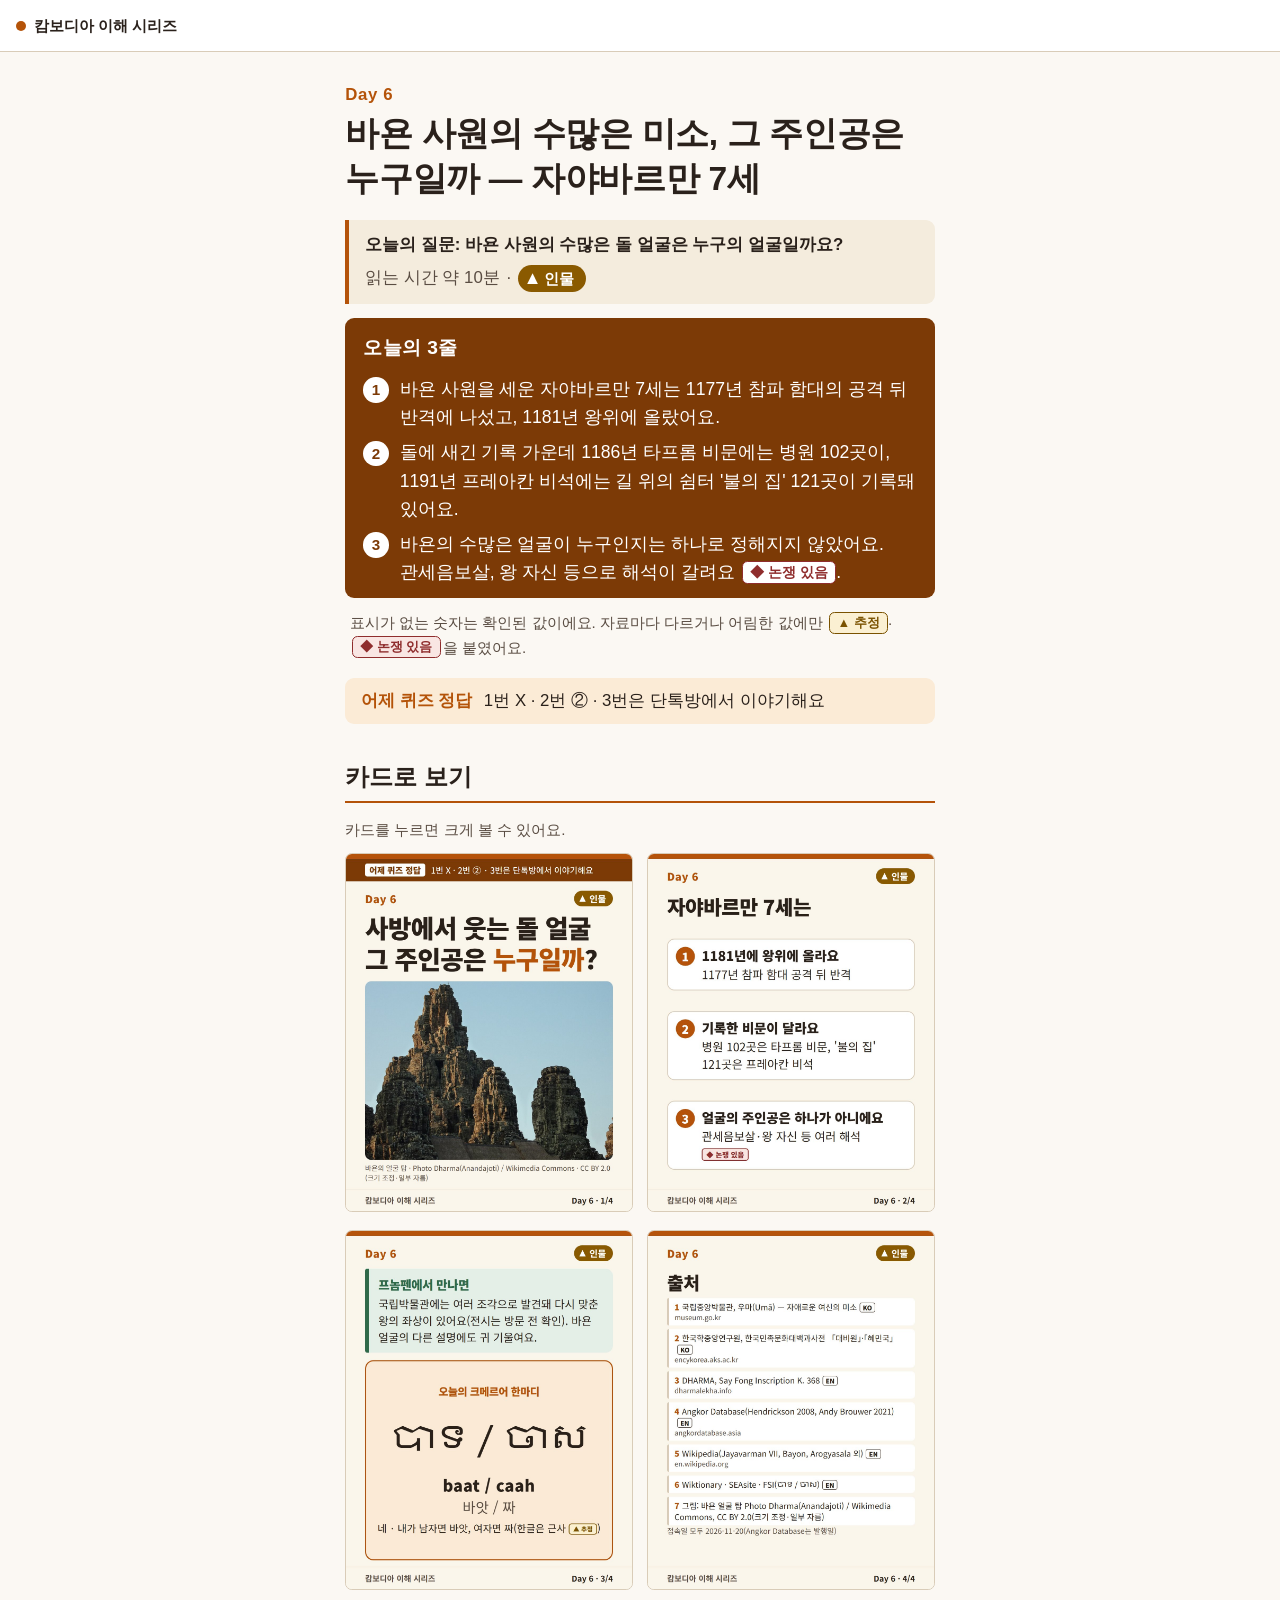
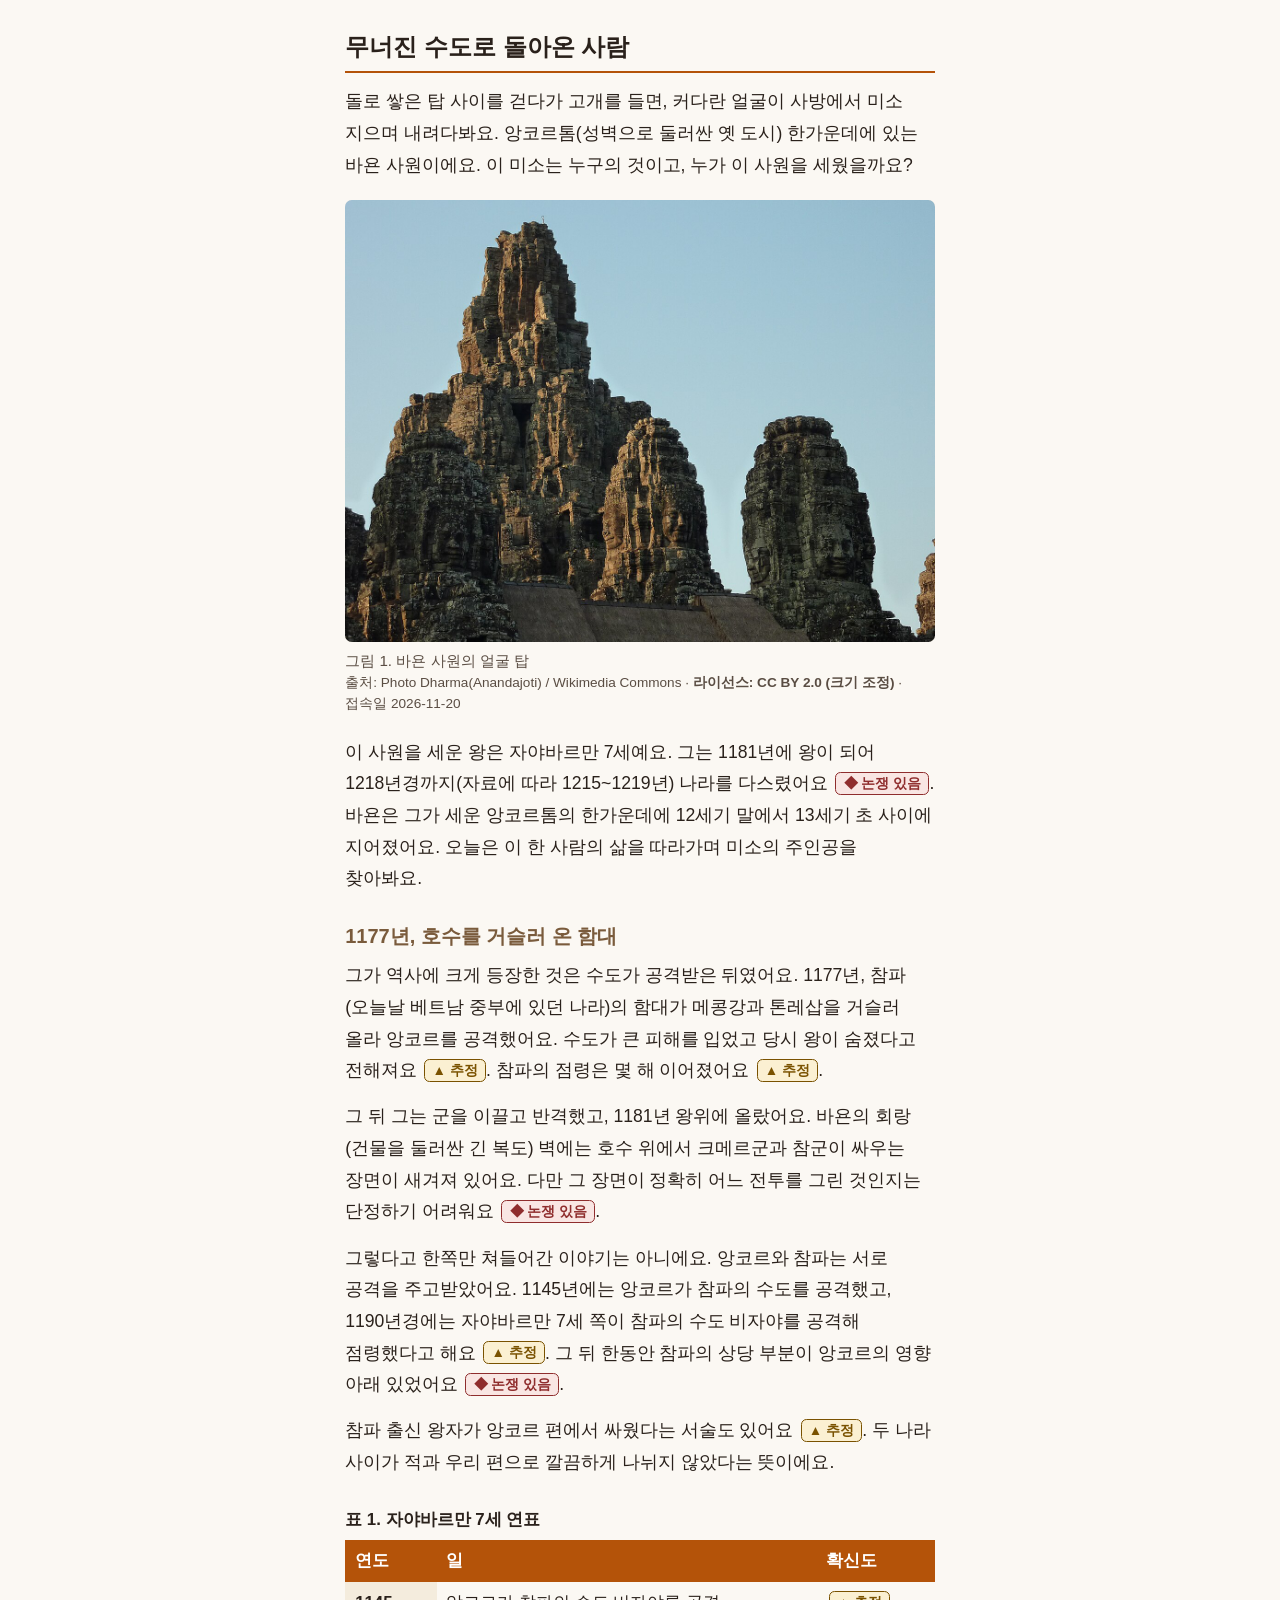
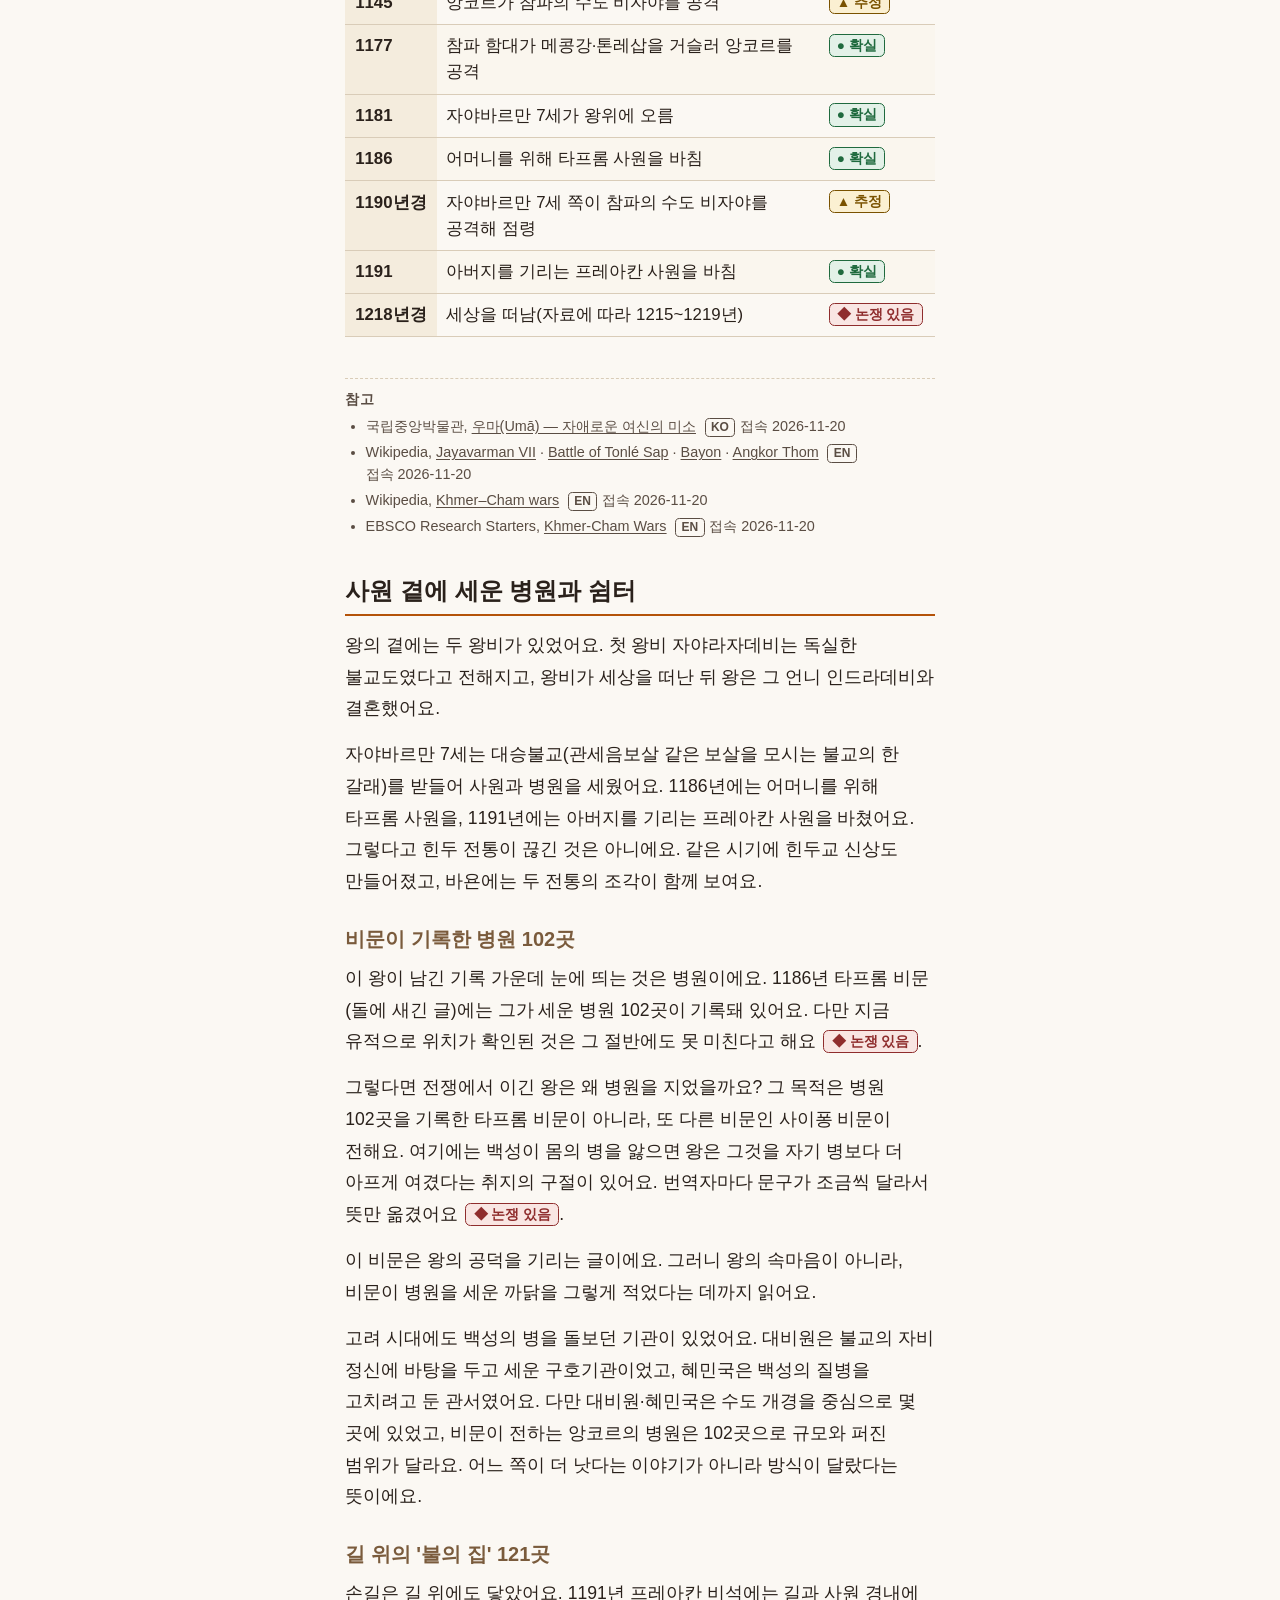
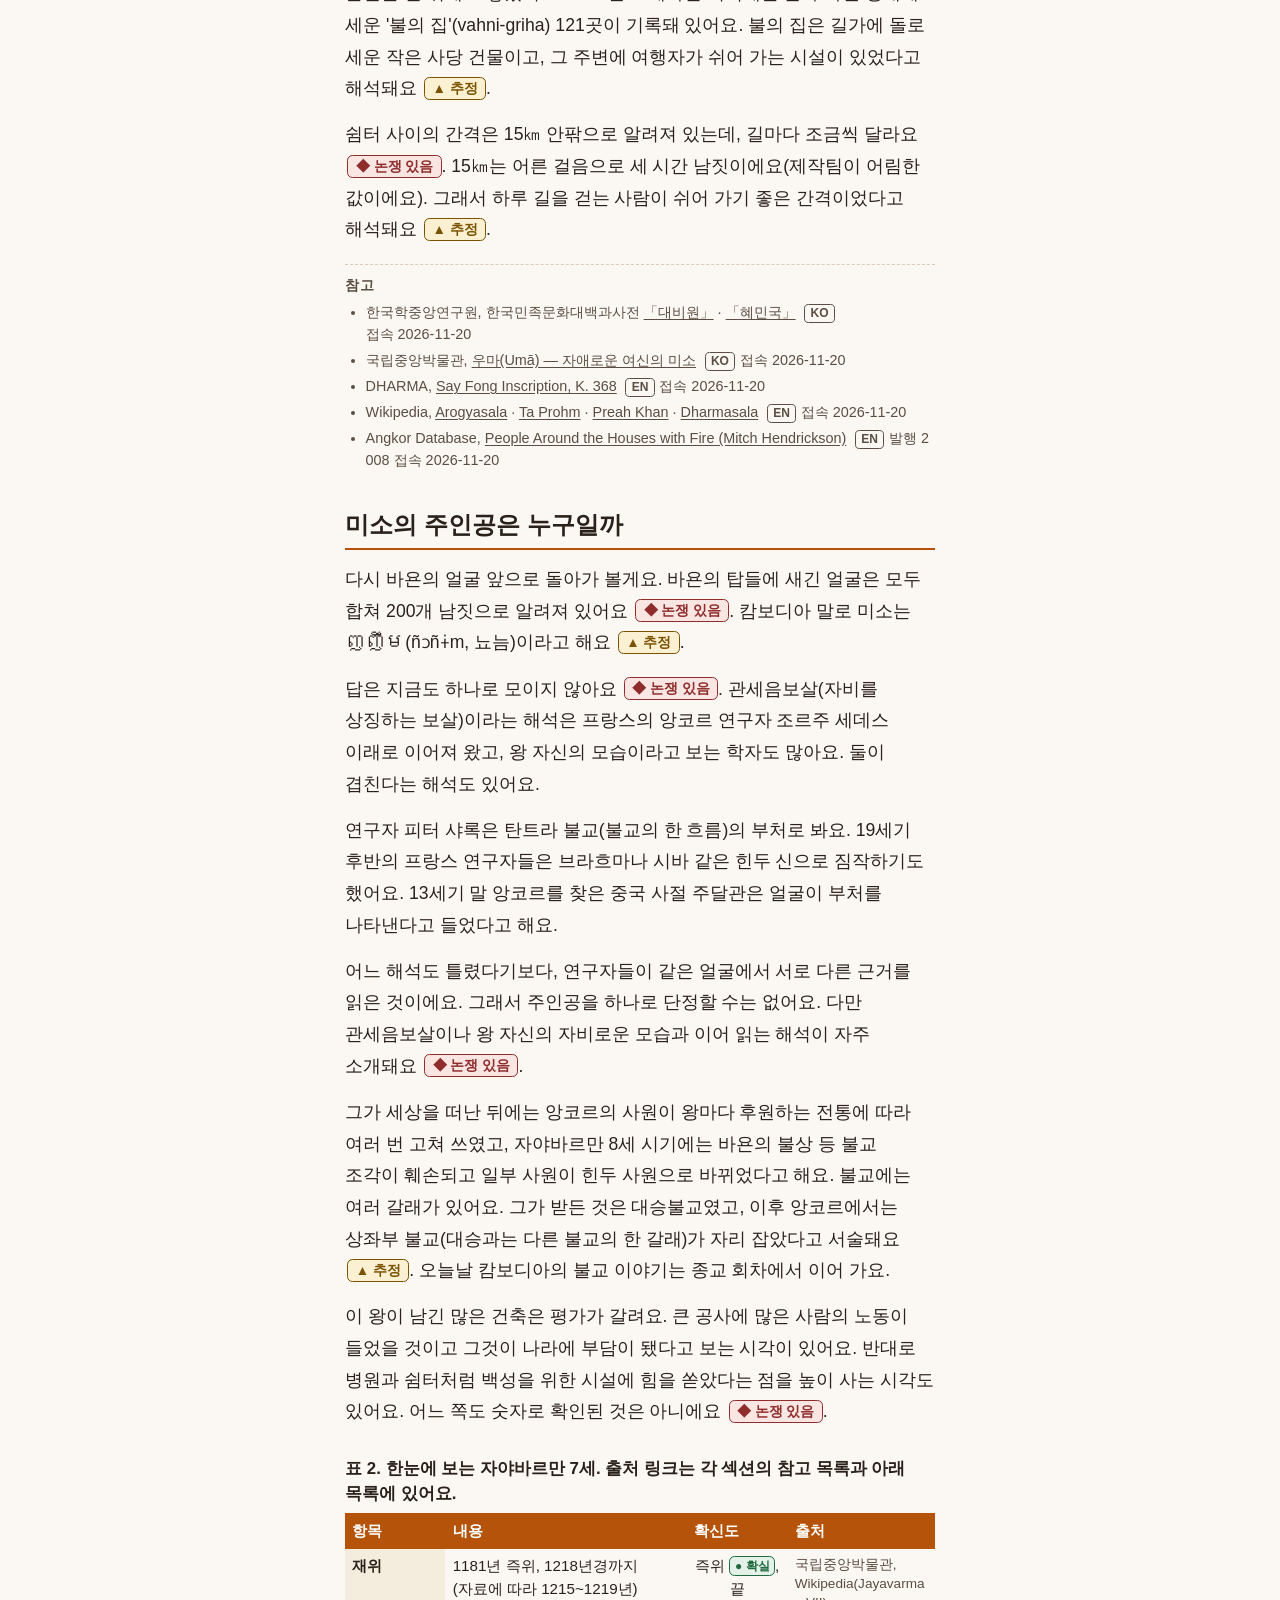
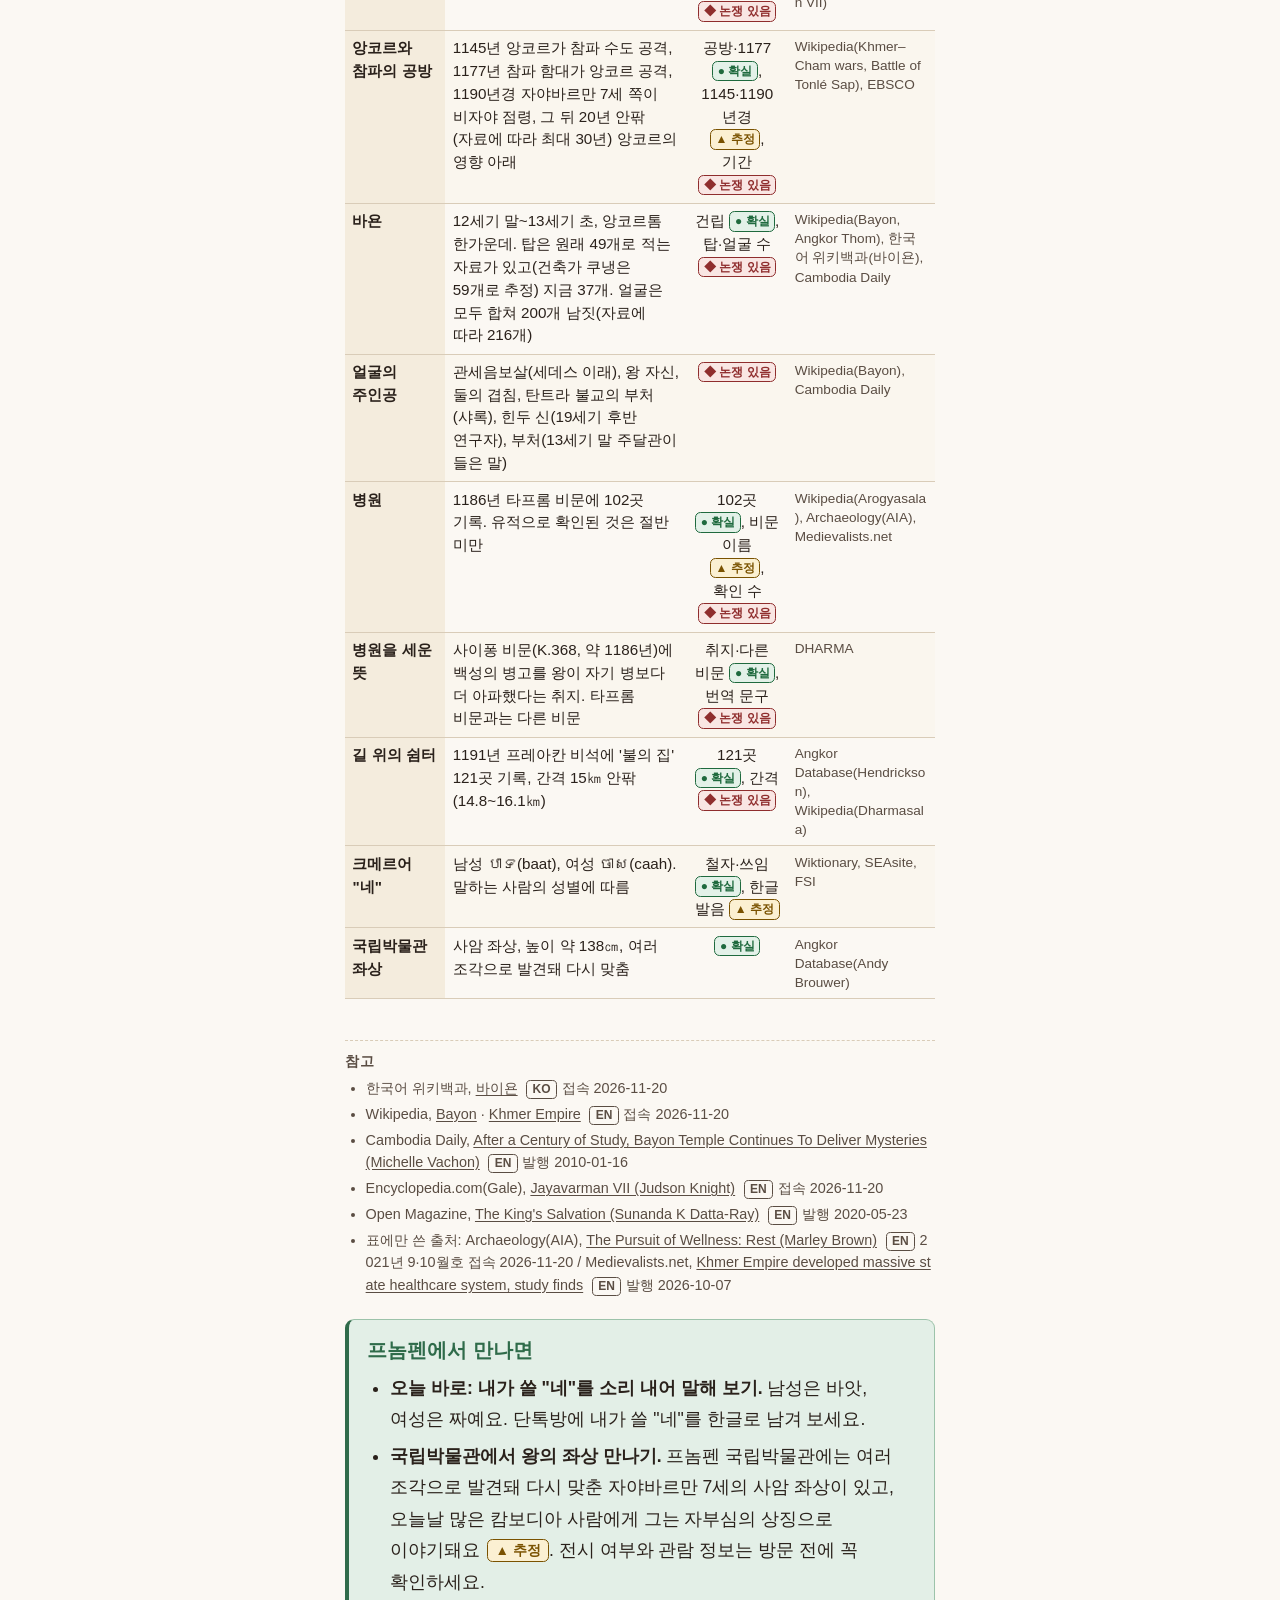
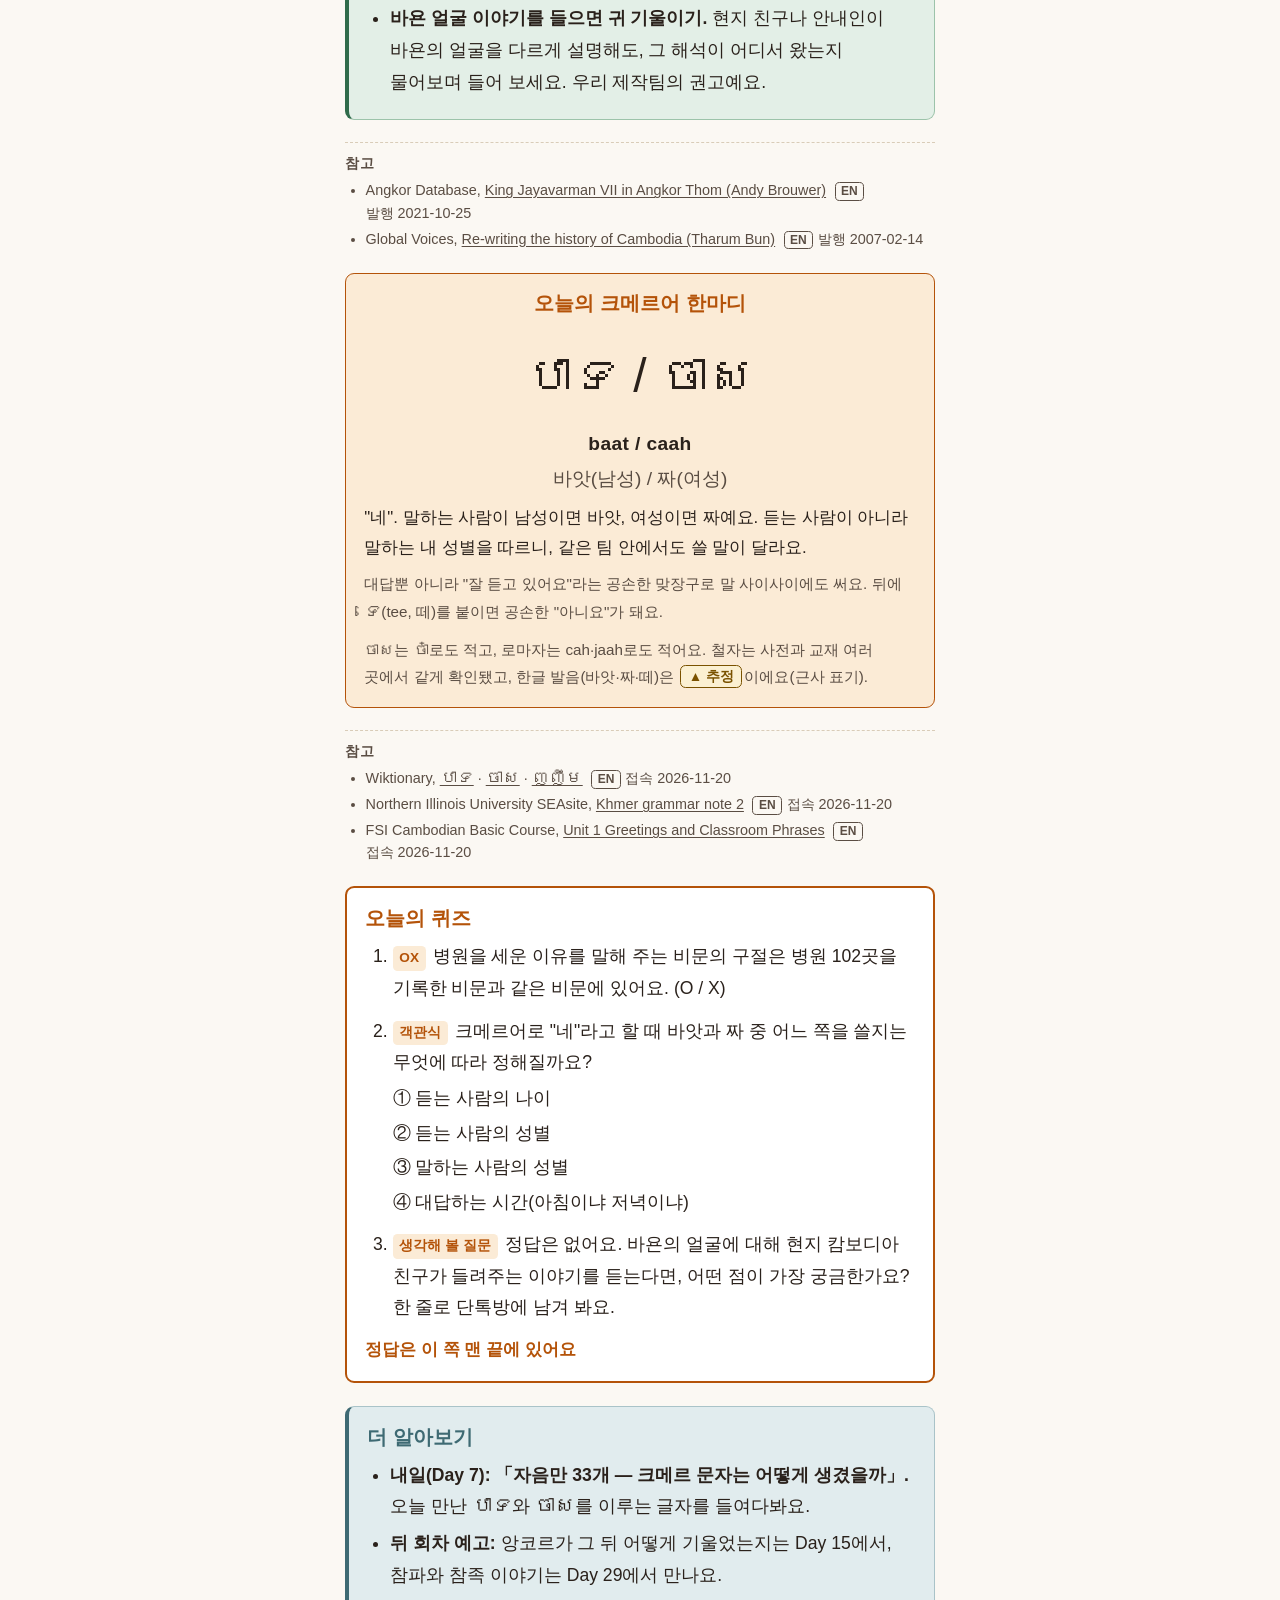
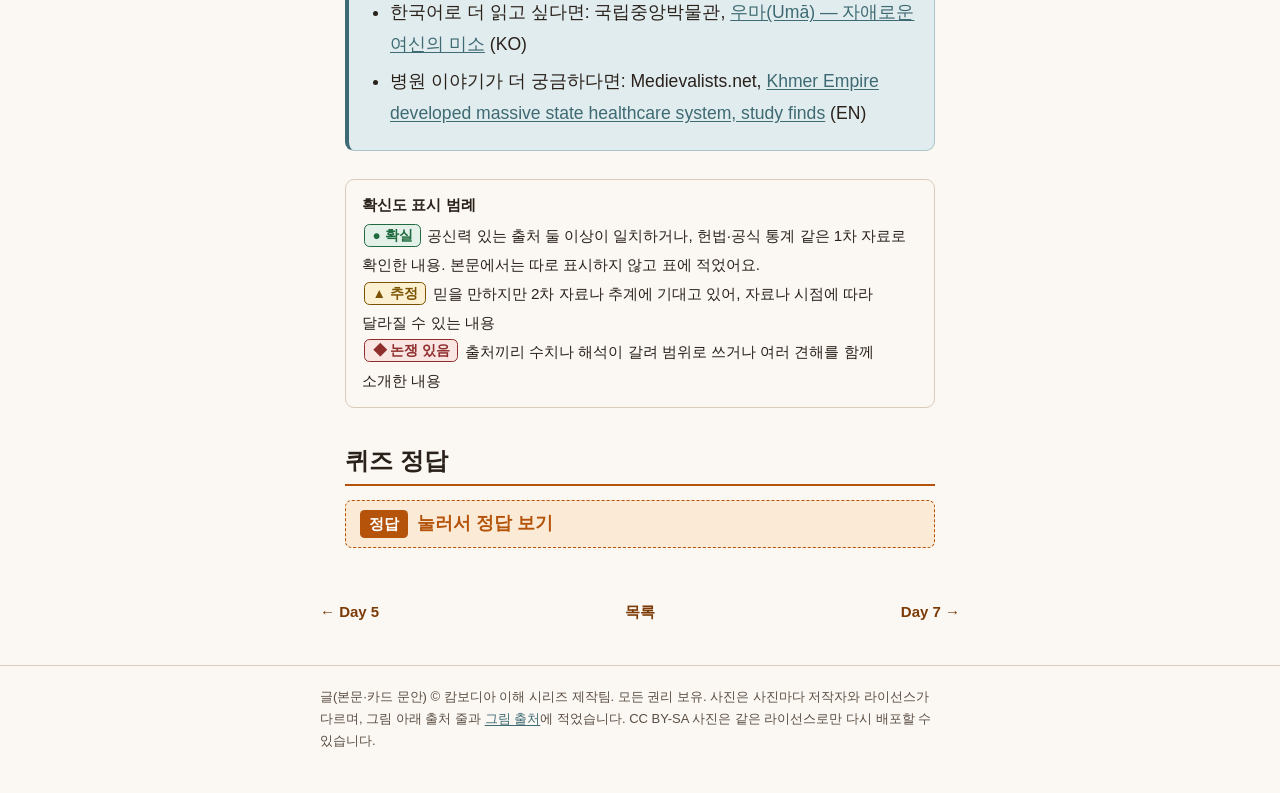
<file: day06/index.html>
<!DOCTYPE html>
<html lang="ko">
<head>
<meta charset="utf-8">
<meta name="viewport" content="width=device-width, initial-scale=1">
<meta name="robots" content="noindex, nofollow">
<title>Day 6. 바욘 사원의 수많은 미소, 그 주인공은 누구일까 | 캄보디아 이해 시리즈</title>
<meta name="description" content="바욘 사원의 수많은 돌 얼굴은 누구의 얼굴일까요?">
<link rel="stylesheet" href="../css/doc.css">
<link rel="stylesheet" href="../css/web.css">
</head>
<body class="web">
<header class="site-head"><a href="../">캄보디아 이해 시리즈</a></header>
<main>
<article class="doc">
<h1 class="doc-title"><span class="day-no">Day 6</span>바욘 사원의 수많은 미소, 그 주인공은 누구일까 — 자야바르만 7세</h1>
<blockquote class="meta"><p><span class="q">오늘의 질문: 바욘 사원의 수많은 돌 얼굴은 누구의 얼굴일까요?</span><span class="read-time">읽는 시간 약 10분</span><span class="sep">·</span><span class="tag t-people">인물</span></p></blockquote>
<section class="box summary3"><span class="summary-title">오늘의 3줄</span><ol><li>바욘 사원을 세운 자야바르만 7세는 1177년 참파 함대의 공격 뒤 반격에 나섰고, 1181년 왕위에 올랐어요.</li><li>돌에 새긴 기록 가운데 1186년 타프롬 비문에는 병원 102곳이, 1191년 프레아칸 비석에는 길 위의 쉼터 '불의 집' 121곳이 기록돼 있어요.</li><li>바욘의 수많은 얼굴이 누구인지는 하나로 정해지지 않았어요. 관세음보살, 왕 자신 등으로 해석이 갈려요 <span class="nb"><span class="badge b-dispute">논쟁 있음</span>.</span></li></ol></section>
<p class="note-confidence">표시가 없는 숫자는 확인된 값이에요. 자료마다 다르거나 어림한 값에만 <span class="nb"><span class="badge b-guess">추정</span>·</span><span class="badge b-dispute">논쟁 있음</span>을 붙였어요.</p>
<p class="prev-answer"><strong>어제 퀴즈 정답</strong> 1번 X · 2번 ② · 3번은 단톡방에서 이야기해요</p>
<section class="web-cards" aria-label="카드">
<h2>카드로 보기</h2>
<p class="hint">카드를 누르면 크게 볼 수 있어요.</p>
<ul><li><a href="cards/card1.jpg"><img src="cards/card1.jpg" width="1080" height="1350" loading="lazy" alt="1장 표지: 사방에서 웃는 돌 얼굴 그 주인공은 누구일까?"></a></li><li><a href="cards/card2.jpg"><img src="cards/card2.jpg" width="1080" height="1350" loading="lazy" alt="2장 핵심 3가지: 자야바르만 7세는"></a></li><li><a href="cards/card3.jpg"><img src="cards/card3.jpg" width="1080" height="1350" loading="lazy" alt="3장 현장 팁: 국립박물관에는 여러 조각으로 발견돼 다시 맞춘 왕의 좌상이 있어요(전시는 방문 전 확인). 바욘 얼굴의 다른 설명에도 귀 기울여요."></a></li><li><a href="cards/card4.jpg"><img src="cards/card4.jpg" width="1080" height="1350" loading="lazy" alt="4장 출처"></a></li></ul>
</section>
<section class="sec"><h2>무너진 수도로 돌아온 사람</h2>
<p>돌로 쌓은 탑 사이를 걷다가 고개를 들면, 커다란 얼굴이 사방에서 미소 지으며 내려다봐요. 앙코르톰(성벽으로 둘러싼 옛 도시) 한가운데에 있는 바욘 사원이에요. 이 미소는 누구의 것이고, 누가 이 사원을 세웠을까요?</p>
<figure class="fig"><img alt="바욘 사원의 탑들. 저녁 햇빛을 받은 거친 돌탑 여러 개의 아래쪽에 사람 얼굴 모양의 큰 돌 조각이 새겨져 있고, 위는 맑은 하늘이다." src="../assets/day06/bayon-faces.jpg"><figcaption>그림 1. 바욘 사원의 얼굴 탑<span class="credit">출처: Photo Dharma(Anandajoti) / Wikimedia Commons · <span class="license">라이선스: CC BY 2.0 (크기 조정)</span> · 접속일 2026-11-20</span></figcaption></figure>
<p>이 사원을 세운 왕은 자야바르만 7세예요. 그는 1181년에 왕이 되어 1218년경까지(자료에 따라 1215~1219년) 나라를 다스렸어요 <span class="nb"><span class="badge b-dispute">논쟁 있음</span>.</span> 바욘은 그가 세운 앙코르톰의 한가운데에 12세기 말에서 13세기 초 사이에 지어졌어요. 오늘은 이 한 사람의 삶을 따라가며 미소의 주인공을 찾아봐요.</p>
<h3>1177년, 호수를 거슬러 온 함대</h3>
<p>그가 역사에 크게 등장한 것은 수도가 공격받은 뒤였어요. 1177년, 참파(오늘날 베트남 중부에 있던 나라)의 함대가 메콩강과 톤레삽을 거슬러 올라 앙코르를 공격했어요. 수도가 큰 피해를 입었고 당시 왕이 숨졌다고 전해져요 <span class="nb"><span class="badge b-guess">추정</span>.</span> 참파의 점령은 몇 해 이어졌어요 <span class="nb"><span class="badge b-guess">추정</span>.</span></p>
<p>그 뒤 그는 군을 이끌고 반격했고, 1181년 왕위에 올랐어요. 바욘의 회랑(건물을 둘러싼 긴 복도) 벽에는 호수 위에서 크메르군과 참군이 싸우는 장면이 새겨져 있어요. 다만 그 장면이 정확히 어느 전투를 그린 것인지는 단정하기 어려워요 <span class="nb"><span class="badge b-dispute">논쟁 있음</span>.</span></p>
<p>그렇다고 한쪽만 쳐들어간 이야기는 아니에요. 앙코르와 참파는 서로 공격을 주고받았어요. 1145년에는 앙코르가 참파의 수도를 공격했고, 1190년경에는 자야바르만 7세 쪽이 참파의 수도 비자야를 공격해 점령했다고 해요 <span class="nb"><span class="badge b-guess">추정</span>.</span> 그 뒤 한동안 참파의 상당 부분이 앙코르의 영향 아래 있었어요 <span class="nb"><span class="badge b-dispute">논쟁 있음</span>.</span></p>
<p>참파 출신 왕자가 앙코르 편에서 싸웠다는 서술도 있어요 <span class="nb"><span class="badge b-guess">추정</span>.</span> 두 나라 사이가 적과 우리 편으로 깔끔하게 나뉘지 않았다는 뜻이에요.</p>
<div class="table-scroll"><table class="data"><caption>표 1. 자야바르만 7세 연표</caption><thead><tr><th>연도</th><th>일</th><th>확신도</th></tr></thead><tbody><tr><th scope="row">1145</th><td>앙코르가 참파의 수도 비자야를 공격</td><td><span class="badge b-guess">추정</span></td></tr><tr><th scope="row">1177</th><td>참파 함대가 메콩강·톤레삽을 거슬러 앙코르를 공격</td><td><span class="badge b-sure">확실</span></td></tr><tr><th scope="row">1181</th><td>자야바르만 7세가 왕위에 오름</td><td><span class="badge b-sure">확실</span></td></tr><tr><th scope="row">1186</th><td>어머니를 위해 타프롬 사원을 바침</td><td><span class="badge b-sure">확실</span></td></tr><tr><th scope="row">1190년경</th><td>자야바르만 7세 쪽이 참파의 수도 비자야를 공격해 점령</td><td><span class="badge b-guess">추정</span></td></tr><tr><th scope="row">1191</th><td>아버지를 기리는 프레아칸 사원을 바침</td><td><span class="badge b-sure">확실</span></td></tr><tr><th scope="row">1218년경</th><td>세상을 떠남(자료에 따라 1215~1219년)</td><td><span class="badge b-dispute">논쟁 있음</span></td></tr></tbody></table></div>
<aside class="refs"><h4>참고</h4><ul><li>국립중앙박물관, <a href="https://www.museum.go.kr/MUSEUM/contents/M0501000000.do?schM=view&amp;relicRecommendId=604950">우마(Umā) — 자애로운 여신의 미소</a> <span class="lang">KO</span><span class="date">접속 2026-11-20</span></li><li>Wikipedia, <a href="https://en.wikipedia.org/wiki/Jayavarman_VII">Jayavarman VII</a> · <a href="https://en.wikipedia.org/wiki/Battle_of_Tonl%C3%A9_Sap">Battle of Tonlé Sap</a> · <a href="https://en.wikipedia.org/wiki/Bayon">Bayon</a> · <a href="https://en.wikipedia.org/wiki/Angkor_Thom">Angkor Thom</a> <span class="lang">EN</span><span class="date">접속 2026-11-20</span></li><li>Wikipedia, <a href="https://en.wikipedia.org/wiki/Khmer%E2%80%93Cham_wars">Khmer–Cham wars</a> <span class="lang">EN</span><span class="date">접속 2026-11-20</span></li><li>EBSCO Research Starters, <a href="https://ebsco.com/research-starters/history/khmer-cham-wars">Khmer-Cham Wars</a> <span class="lang">EN</span><span class="date">접속 2026-11-20</span></li></ul></aside>
</section>
<section class="sec"><h2>사원 곁에 세운 병원과 쉼터</h2>
<p>왕의 곁에는 두 왕비가 있었어요. 첫 왕비 자야라자데비는 독실한 불교도였다고 전해지고, 왕비가 세상을 떠난 뒤 왕은 그 언니 인드라데비와 결혼했어요.</p>
<p>자야바르만 7세는 대승불교(관세음보살 같은 보살을 모시는 불교의 한 갈래)를 받들어 사원과 병원을 세웠어요. 1186년에는 어머니를 위해 타프롬 사원을, 1191년에는 아버지를 기리는 프레아칸 사원을 바쳤어요. 그렇다고 힌두 전통이 끊긴 것은 아니에요. 같은 시기에 힌두교 신상도 만들어졌고, 바욘에는 두 전통의 조각이 함께 보여요.</p>
<h3>비문이 기록한 병원 102곳</h3>
<p>이 왕이 남긴 기록 가운데 눈에 띄는 것은 병원이에요. 1186년 타프롬 비문(돌에 새긴 글)에는 그가 세운 병원 102곳이 기록돼 있어요. 다만 지금 유적으로 위치가 확인된 것은 그 절반에도 못 미친다고 해요 <span class="nb"><span class="badge b-dispute">논쟁 있음</span>.</span></p>
<p>그렇다면 전쟁에서 이긴 왕은 왜 병원을 지었을까요? 그 목적은 병원 102곳을 기록한 타프롬 비문이 아니라, 또 다른 비문인 사이퐁 비문이 전해요. 여기에는 백성이 몸의 병을 앓으면 왕은 그것을 자기 병보다 더 아프게 여겼다는 취지의 구절이 있어요. 번역자마다 문구가 조금씩 달라서 뜻만 옮겼어요 <span class="nb"><span class="badge b-dispute">논쟁 있음</span>.</span></p>
<p>이 비문은 왕의 공덕을 기리는 글이에요. 그러니 왕의 속마음이 아니라, 비문이 병원을 세운 까닭을 그렇게 적었다는 데까지 읽어요.</p>
<p>고려 시대에도 백성의 병을 돌보던 기관이 있었어요. 대비원은 불교의 자비 정신에 바탕을 두고 세운 구호기관이었고, 혜민국은 백성의 질병을 고치려고 둔 관서였어요. 다만 대비원·혜민국은 수도 개경을 중심으로 몇 곳에 있었고, 비문이 전하는 앙코르의 병원은 102곳으로 규모와 퍼진 범위가 달라요. 어느 쪽이 더 낫다는 이야기가 아니라 방식이 달랐다는 뜻이에요.</p>
<h3>길 위의 '불의 집' 121곳</h3>
<p>손길은 길 위에도 닿았어요. 1191년 프레아칸 비석에는 길과 사원 경내에 세운 '불의 집'(vahni-griha) 121곳이 기록돼 있어요. 불의 집은 길가에 돌로 세운 작은 사당 건물이고, 그 주변에 여행자가 쉬어 가는 시설이 있었다고 해석돼요 <span class="nb"><span class="badge b-guess">추정</span>.</span></p>
<p>쉼터 사이의 간격은 15㎞ 안팎으로 알려져 있는데, 길마다 조금씩 달라요 <span class="nb"><span class="badge b-dispute">논쟁 있음</span>.</span> 15㎞는 어른 걸음으로 세 시간 남짓이에요(제작팀이 어림한 값이에요). 그래서 하루 길을 걷는 사람이 쉬어 가기 좋은 간격이었다고 해석돼요 <span class="nb"><span class="badge b-guess">추정</span>.</span></p>
<aside class="refs"><h4>참고</h4><ul><li>한국학중앙연구원, 한국민족문화대백과사전 <a href="https://encykorea.aks.ac.kr/Article/E0014450">「대비원」</a> · <a href="https://encykorea.aks.ac.kr/Article/E0063591">「혜민국」</a> <span class="lang">KO</span><span class="date">접속 2026-11-20</span></li><li>국립중앙박물관, <a href="https://www.museum.go.kr/MUSEUM/contents/M0501000000.do?schM=view&amp;relicRecommendId=604950">우마(Umā) — 자애로운 여신의 미소</a> <span class="lang">KO</span><span class="date">접속 2026-11-20</span></li><li>DHARMA, <a href="https://dharmalekha.info/texts/INSCIK00368">Say Fong Inscription, K. 368</a> <span class="lang">EN</span><span class="date">접속 2026-11-20</span></li><li>Wikipedia, <a href="https://en.wikipedia.org/wiki/Arogyasala">Arogyasala</a> · <a href="https://en.wikipedia.org/wiki/Ta_Prohm">Ta Prohm</a> · <a href="https://en.wikipedia.org/wiki/Preah_Khan">Preah Khan</a> · <a href="https://en.wikipedia.org/wiki/Dharmasala">Dharmasala</a> <span class="lang">EN</span><span class="date">접속 2026-11-20</span></li><li>Angkor Database, <a href="https://angkordatabase.asia/publications/jayavarman-vii-resthouse-temples">People Around the Houses with Fire (Mitch Hendrickson)</a> <span class="lang">EN</span>발행 2008 <span class="date">접속 2026-11-20</span></li></ul></aside>
</section>
<section class="sec"><h2>미소의 주인공은 누구일까</h2>
<p>다시 바욘의 얼굴 앞으로 돌아가 볼게요. 바욘의 탑들에 새긴 얼굴은 모두 합쳐 200개 남짓으로 알려져 있어요 <span class="nb"><span class="badge b-dispute">논쟁 있음</span>.</span> 캄보디아 말로 미소는 <span class="km" lang="km">ញញឹម</span>(ñɔñɨm, 뇨늠)이라고 해요 <span class="nb"><span class="badge b-guess">추정</span>.</span></p>
<p>답은 지금도 하나로 모이지 않아요 <span class="nb"><span class="badge b-dispute">논쟁 있음</span>.</span> 관세음보살(자비를 상징하는 보살)이라는 해석은 프랑스의 앙코르 연구자 조르주 세데스 이래로 이어져 왔고, 왕 자신의 모습이라고 보는 학자도 많아요. 둘이 겹친다는 해석도 있어요.</p>
<p>연구자 피터 샤록은 탄트라 불교(불교의 한 흐름)의 부처로 봐요. 19세기 후반의 프랑스 연구자들은 브라흐마나 시바 같은 힌두 신으로 짐작하기도 했어요. 13세기 말 앙코르를 찾은 중국 사절 주달관은 얼굴이 부처를 나타낸다고 들었다고 해요.</p>
<p>어느 해석도 틀렸다기보다, 연구자들이 같은 얼굴에서 서로 다른 근거를 읽은 것이에요. 그래서 주인공을 하나로 단정할 수는 없어요. 다만 관세음보살이나 왕 자신의 자비로운 모습과 이어 읽는 해석이 자주 소개돼요 <span class="nb"><span class="badge b-dispute">논쟁 있음</span>.</span></p>
<p>그가 세상을 떠난 뒤에는 앙코르의 사원이 왕마다 후원하는 전통에 따라 여러 번 고쳐 쓰였고, 자야바르만 8세 시기에는 바욘의 불상 등 불교 조각이 훼손되고 일부 사원이 힌두 사원으로 바뀌었다고 해요. 불교에는 여러 갈래가 있어요. 그가 받든 것은 대승불교였고, 이후 앙코르에서는 상좌부 불교(대승과는 다른 불교의 한 갈래)가 자리 잡았다고 서술돼요 <span class="nb"><span class="badge b-guess">추정</span>.</span> 오늘날 캄보디아의 불교 이야기는 종교 회차에서 이어 가요.</p>
<p>이 왕이 남긴 많은 건축은 평가가 갈려요. 큰 공사에 많은 사람의 노동이 들었을 것이고 그것이 나라에 부담이 됐다고 보는 시각이 있어요. 반대로 병원과 쉼터처럼 백성을 위한 시설에 힘을 쏟았다는 점을 높이 사는 시각도 있어요. 어느 쪽도 숫자로 확인된 것은 아니에요 <span class="nb"><span class="badge b-dispute">논쟁 있음</span>.</span></p>
<div class="table-scroll"><table class="data facts"><caption>표 2. 한눈에 보는 자야바르만 7세. 출처 링크는 각 섹션의 참고 목록과 아래 목록에 있어요.</caption><colgroup><col class="c-item"><col class="c-body"><col class="c-conf"><col class="c-src"></colgroup><thead><tr><th>항목</th><th>내용</th><th>확신도</th><th>출처</th></tr></thead><tbody><tr><th scope="row">재위</th><td>1181년 즉위, 1218년경까지(자료에 따라 1215~1219년)</td><td class="conf">즉위 <span class="nb"><span class="badge b-sure">확실</span>,</span> 끝 <span class="badge b-dispute">논쟁 있음</span></td><td class="src">국립중앙박물관, Wikipedia(Jayavarman VII)</td></tr><tr><th scope="row">앙코르와 참파의 공방</th><td>1145년 앙코르가 참파 수도 공격, 1177년 참파 함대가 앙코르 공격, 1190년경 자야바르만 7세 쪽이 비자야 점령, 그 뒤 20년 안팎(자료에 따라 최대 30년) 앙코르의 영향 아래</td><td class="conf">공방·1177 <span class="nb"><span class="badge b-sure">확실</span>,</span> 1145·1190년경 <span class="nb"><span class="badge b-guess">추정</span>,</span> 기간 <span class="badge b-dispute">논쟁 있음</span></td><td class="src">Wikipedia(Khmer–Cham wars, Battle of Tonlé Sap), EBSCO</td></tr><tr><th scope="row">바욘</th><td>12세기 말~13세기 초, 앙코르톰 한가운데. 탑은 원래 49개로 적는 자료가 있고(건축가 쿠냉은 59개로 추정) 지금 37개. 얼굴은 모두 합쳐 200개 남짓(자료에 따라 216개)</td><td class="conf">건립 <span class="nb"><span class="badge b-sure">확실</span>,</span> 탑·얼굴 수 <span class="badge b-dispute">논쟁 있음</span></td><td class="src">Wikipedia(Bayon, Angkor Thom), 한국어 위키백과(바이욘), Cambodia Daily</td></tr><tr><th scope="row">얼굴의 주인공</th><td>관세음보살(세데스 이래), 왕 자신, 둘의 겹침, 탄트라 불교의 부처(샤록), 힌두 신(19세기 후반 연구자), 부처(13세기 말 주달관이 들은 말)</td><td class="conf"><span class="badge b-dispute">논쟁 있음</span></td><td class="src">Wikipedia(Bayon), Cambodia Daily</td></tr><tr><th scope="row">병원</th><td>1186년 타프롬 비문에 102곳 기록. 유적으로 확인된 것은 절반 미만</td><td class="conf">102곳 <span class="nb"><span class="badge b-sure">확실</span>,</span> 비문 이름 <span class="nb"><span class="badge b-guess">추정</span>,</span> 확인 수 <span class="badge b-dispute">논쟁 있음</span></td><td class="src">Wikipedia(Arogyasala), Archaeology(AIA), Medievalists.net</td></tr><tr><th scope="row">병원을 세운 뜻</th><td>사이퐁 비문(K.368, 약 1186년)에 백성의 병고를 왕이 자기 병보다 더 아파했다는 취지. 타프롬 비문과는 다른 비문</td><td class="conf">취지·다른 비문 <span class="nb"><span class="badge b-sure">확실</span>,</span> 번역 문구 <span class="badge b-dispute">논쟁 있음</span></td><td class="src">DHARMA</td></tr><tr><th scope="row">길 위의 쉼터</th><td>1191년 프레아칸 비석에 '불의 집' 121곳 기록, 간격 15㎞ 안팎(14.8~16.1㎞)</td><td class="conf">121곳 <span class="nb"><span class="badge b-sure">확실</span>,</span> 간격 <span class="badge b-dispute">논쟁 있음</span></td><td class="src">Angkor Database(Hendrickson), Wikipedia(Dharmasala)</td></tr><tr><th scope="row">크메르어 "네"</th><td>남성 បាទ(baat), 여성 ចាស(caah). 말하는 사람의 성별에 따름</td><td class="conf">철자·쓰임 <span class="nb"><span class="badge b-sure">확실</span>,</span> 한글 발음 <span class="badge b-guess">추정</span></td><td class="src">Wiktionary, SEAsite, FSI</td></tr><tr><th scope="row">국립박물관 좌상</th><td>사암 좌상, 높이 약 138㎝, 여러 조각으로 발견돼 다시 맞춤</td><td class="conf"><span class="badge b-sure">확실</span></td><td class="src">Angkor Database(Andy Brouwer)</td></tr></tbody></table></div>
<aside class="refs"><h4>참고</h4><ul><li>한국어 위키백과, <a href="https://ko.wikipedia.org/wiki/%EB%B0%94%EC%9D%B4%EC%9A%98">바이욘</a> <span class="lang">KO</span><span class="date">접속 2026-11-20</span></li><li>Wikipedia, <a href="https://en.wikipedia.org/wiki/Bayon">Bayon</a> · <a href="https://en.wikipedia.org/wiki/Khmer_Empire">Khmer Empire</a> <span class="lang">EN</span><span class="date">접속 2026-11-20</span></li><li>Cambodia Daily, <a href="https://english.cambodiadaily.com/?p=105037">After a Century of Study, Bayon Temple Continues To Deliver Mysteries (Michelle Vachon)</a> <span class="lang">EN</span><span class="date">발행 2010-01-16</span></li><li>Encyclopedia.com(Gale), <a href="https://www.encyclopedia.com:443/science/encyclopedias-almanacs-transcripts-and-maps/jayavarman-vii">Jayavarman VII (Judson Knight)</a> <span class="lang">EN</span><span class="date">접속 2026-11-20</span></li><li>Open Magazine, <a href="https://openthemagazine.com/essay/the-kings-salvation">The King's Salvation (Sunanda K Datta-Ray)</a> <span class="lang">EN</span><span class="date">발행 2020-05-23</span></li><li>표에만 쓴 출처: Archaeology(AIA), <a href="https://archaeology.org/issues/september-october-2021/collection/wellness-cambodia-khmer-rest-houses/">The Pursuit of Wellness: Rest (Marley Brown)</a> <span class="lang">EN</span>2021년 9·10월호 <span class="date">접속 2026-11-20</span> / Medievalists.net, <a href="https://www.medievalists.net/2026/10/khmer-empire-developed-massive-state-healthcare-system-study-finds/">Khmer Empire developed massive state healthcare system, study finds</a> <span class="lang">EN</span><span class="date">발행 2026-10-07</span></li></ul></aside>
</section>
<div class="box meet"><h2>프놈펜에서 만나면</h2>
<ul><li><strong>오늘 바로: 내가 쓸 "네"를 소리 내어 말해 보기.</strong> 남성은 바앗, 여성은 짜예요. 단톡방에 내가 쓸 "네"를 한글로 남겨 보세요.</li><li><strong>국립박물관에서 왕의 좌상 만나기.</strong> 프놈펜 국립박물관에는 여러 조각으로 발견돼 다시 맞춘 자야바르만 7세의 사암 좌상이 있고, 오늘날 많은 캄보디아 사람에게 그는 자부심의 상징으로 이야기돼요 <span class="nb"><span class="badge b-guess">추정</span>.</span> 전시 여부와 관람 정보는 방문 전에 꼭 확인하세요.</li><li><strong>바욘 얼굴 이야기를 들으면 귀 기울이기.</strong> 현지 친구나 안내인이 바욘의 얼굴을 다르게 설명해도, 그 해석이 어디서 왔는지 물어보며 들어 보세요. 우리 제작팀의 권고예요.</li></ul>
</div>
<aside class="refs"><h4>참고</h4><ul><li>Angkor Database, <a href="https://angkordatabase.asia/images/khmer-art-worldwide/king-jayavarman-vii-in-angkor-thom">King Jayavarman VII in Angkor Thom (Andy Brouwer)</a> <span class="lang">EN</span><span class="date">발행 2021-10-25</span></li><li>Global Voices, <a href="https://globalvoices.org/2007/02/14/re-writing-the-history-of-cambodia/">Re-writing the history of Cambodia (Tharum Bun)</a> <span class="lang">EN</span><span class="date">발행 2007-02-14</span></li></ul></aside>
<div class="box khmer">
<h2>오늘의 크메르어 한마디</h2>
<p class="km-big km" lang="km">បាទ / ចាស</p>
<p class="roman">baat / caah</p>
<p class="hangul">바앗(남성) / 짜(여성)</p>
<p class="mean">"네". 말하는 사람이 남성이면 바앗, 여성이면 짜예요. 듣는 사람이 아니라 말하는 내 성별을 따르니, 같은 팀 안에서도 쓸 말이 달라요.</p>
<p class="note">대답뿐 아니라 "잘 듣고 있어요"라는 공손한 맞장구로 말 사이사이에도 써요. 뒤에 <span class="km" lang="km">ទេ</span>(tee, 떼)를 붙이면 공손한 "아니요"가 돼요.</p>
<p class="note">ចាស는 ច៎ា로도 적고, 로마자는 cah·jaah로도 적어요. 철자는 사전과 교재 여러 곳에서 같게 확인됐고, 한글 발음(바앗·짜·떼)은 <span class="badge b-guess">추정</span>이에요(근사 표기).</p>
</div>
<aside class="refs"><h4>참고</h4><ul><li>Wiktionary, <a href="https://en.wiktionary.org/wiki/%E1%9E%94%E1%9E%B6%E1%9E%91"><span class="km" lang="km">បាទ</span></a> · <a href="https://en.wiktionary.org/wiki/%E1%9E%85%E1%9E%B6%E1%9E%9F"><span class="km" lang="km">ចាស</span></a> · <a href="https://en.wiktionary.org/wiki/%E1%9E%89%E1%9E%89%E1%9E%B9%E1%9E%98"><span class="km" lang="km">ញញឹម</span></a> <span class="lang">EN</span><span class="date">접속 2026-11-20</span></li><li>Northern Illinois University SEAsite, <a href="https://seasite.niu.edu/khmer/grammar_note/grammar_note2/grammar_note2_text.htm">Khmer grammar note 2</a> <span class="lang">EN</span><span class="date">접속 2026-11-20</span></li><li>FSI Cambodian Basic Course, <a href="https://www.fsi-language-courses.org/fsi-cambodian-basic-course/1-greetings-and-classroom-phrases/">Unit 1 Greetings and Classroom Phrases</a> <span class="lang">EN</span><span class="date">접속 2026-11-20</span></li></ul></aside>
<div class="box quiz">
<h2>오늘의 퀴즈</h2>
<ol class="q-list">
<li><span class="q-type">OX</span>병원을 세운 이유를 말해 주는 비문의 구절은 병원 102곳을 기록한 비문과 같은 비문에 있어요. (O / X)</li>
<li><span class="q-type">객관식</span>크메르어로 "네"라고 할 때 바앗과 짜 중 어느 쪽을 쓸지는 무엇에 따라 정해질까요?
<ul class="choices">
<li>① 듣는 사람의 나이</li>
<li>② 듣는 사람의 성별</li>
<li>③ 말하는 사람의 성별</li>
<li>④ 대답하는 시간(아침이냐 저녁이냐)</li>
</ul>
</li>
<li><span class="q-type">생각해 볼 질문</span>정답은 없어요. 바욘의 얼굴에 대해 현지 캄보디아 친구가 들려주는 이야기를 듣는다면, 어떤 점이 가장 궁금한가요? 한 줄로 단톡방에 남겨 봐요.</li>
</ol>
<p class="answer-pointer">정답은 이 쪽 맨 끝에 있어요</p>
</div>
<div class="box more"><h2>더 알아보기</h2>
<ul><li><strong>내일(Day 7): 「자음만 33개 — 크메르 문자는 어떻게 생겼을까」.</strong> 오늘 만난 <span class="km" lang="km">បាទ</span>와 <span class="km" lang="km">ចាស</span>를 이루는 글자를 들여다봐요.</li><li><strong>뒤 회차 예고:</strong> 앙코르가 그 뒤 어떻게 기울었는지는 Day 15에서, 참파와 참족 이야기는 Day 29에서 만나요.</li><li>한국어로 더 읽고 싶다면: 국립중앙박물관, <a href="https://www.museum.go.kr/MUSEUM/contents/M0501000000.do?schM=view&amp;relicRecommendId=604950">우마(Umā) — 자애로운 여신의 미소</a> (KO)</li><li>병원 이야기가 더 궁금하다면: Medievalists.net, <a href="https://www.medievalists.net/2026/10/khmer-empire-developed-massive-state-healthcare-system-study-finds/">Khmer Empire developed massive state healthcare system, study finds</a> (EN)</li></ul>
</div>
<div class="legend"><h4>확신도 표시 범례</h4>
<ul><li><span class="badge b-sure">확실</span> 공신력 있는 출처 둘 이상이 일치하거나, 헌법·공식 통계 같은 1차 자료로 확인한 내용. 본문에서는 따로 표시하지 않고 표에 적었어요.</li><li><span class="badge b-guess">추정</span> 믿을 만하지만 2차 자료나 추계에 기대고 있어, 자료나 시점에 따라 달라질 수 있는 내용</li><li><span class="badge b-dispute">논쟁 있음</span> 출처끼리 수치나 해석이 갈려 범위로 쓰거나 여러 견해를 함께 소개한 내용</li></ul>
</div>
<section class="sec answers"><h2>퀴즈 정답</h2><details class="answer"><summary>눌러서 정답 보기</summary><div class="answer-body">
<p><strong>1번 X.</strong> 병원 102곳은 타프롬 비문(1186년)에, 병원을 세운 뜻을 전하는 구절은 사이퐁 비문에 있어요. 길 위의 '불의 집' 121곳은 또 다른 기록인 프레아칸 비석(1191년)에 있고요. 비문 이름이 여럿이라 헷갈리는 게 당연해요. 「비문이 기록한 병원 102곳」 대목에 나와요.</p>
<p><strong>2번 ③.</strong> 듣는 사람이 아니라 말하는 사람의 성별을 따라요. 남성은 바앗, 여성은 짜예요. 처음엔 듣는 사람 기준으로 생각하기 쉬워요. 「오늘의 크메르어 한마디」에 나와요.</p>
<p><strong>3번 정답 없음.</strong> 같은 돌 얼굴을 두고 여러 해석이 나란히 있다는 「미소의 주인공은 누구일까」 대목을 떠올리며, 현지에서 귀 기울여 들을 질문을 하나 골라 보는 거예요. 짧게 한 줄로 답해도 좋아요. 단톡방에서 이야기해 봐요.</p>
</div></details></section>
</article>
<nav class="day-nav"><a class="prev" href="../day05/">← Day 5</a><a href="../">목록</a><a class="next" href="../day07/">Day 7 →</a></nav>
</main>
<footer class="site-foot"><p>글(본문·카드 문안) © 캄보디아 이해 시리즈 제작팀. 모든 권리 보유. 사진은 사진마다 저작자와 라이선스가 다르며, 그림 아래 출처 줄과 <a href="../credits.html">그림 출처</a>에 적었습니다. CC BY-SA 사진은 같은 라이선스로만 다시 배포할 수 있습니다.</p></footer>
</body>
</html>
</file>
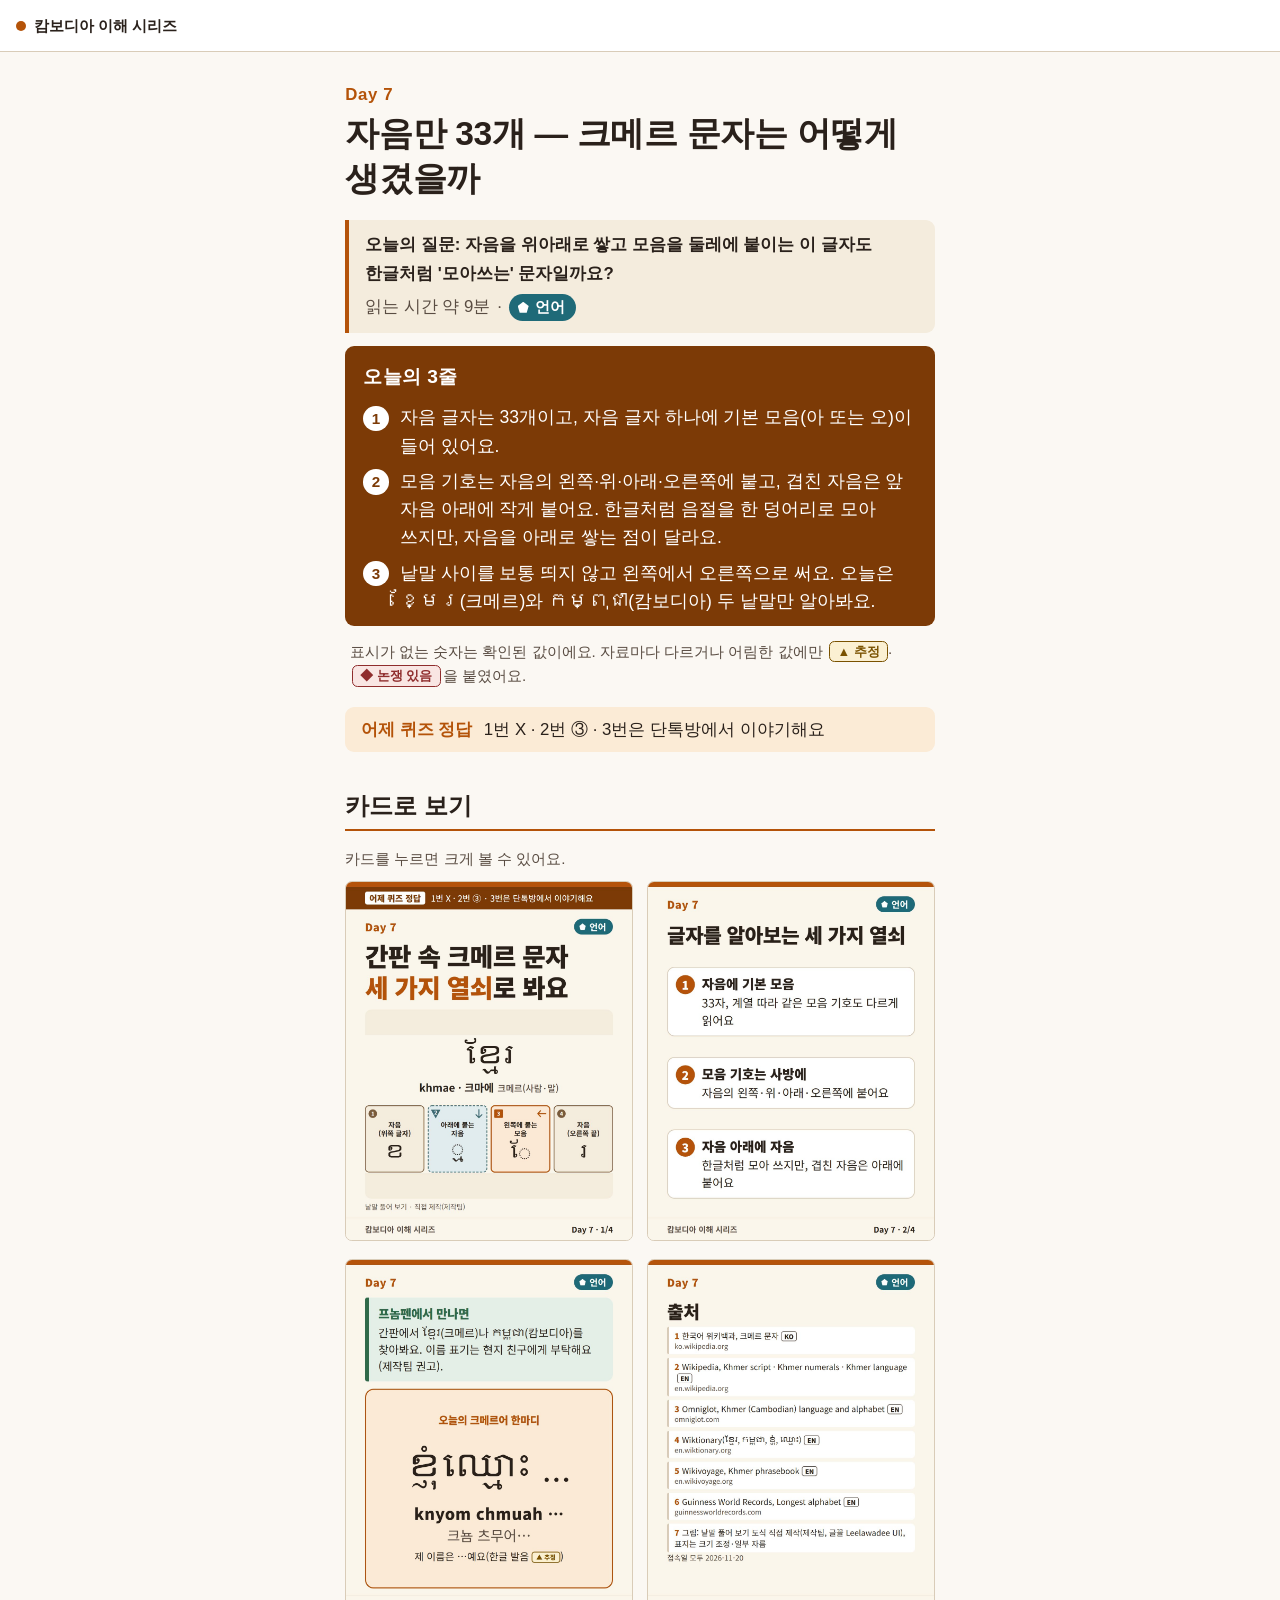
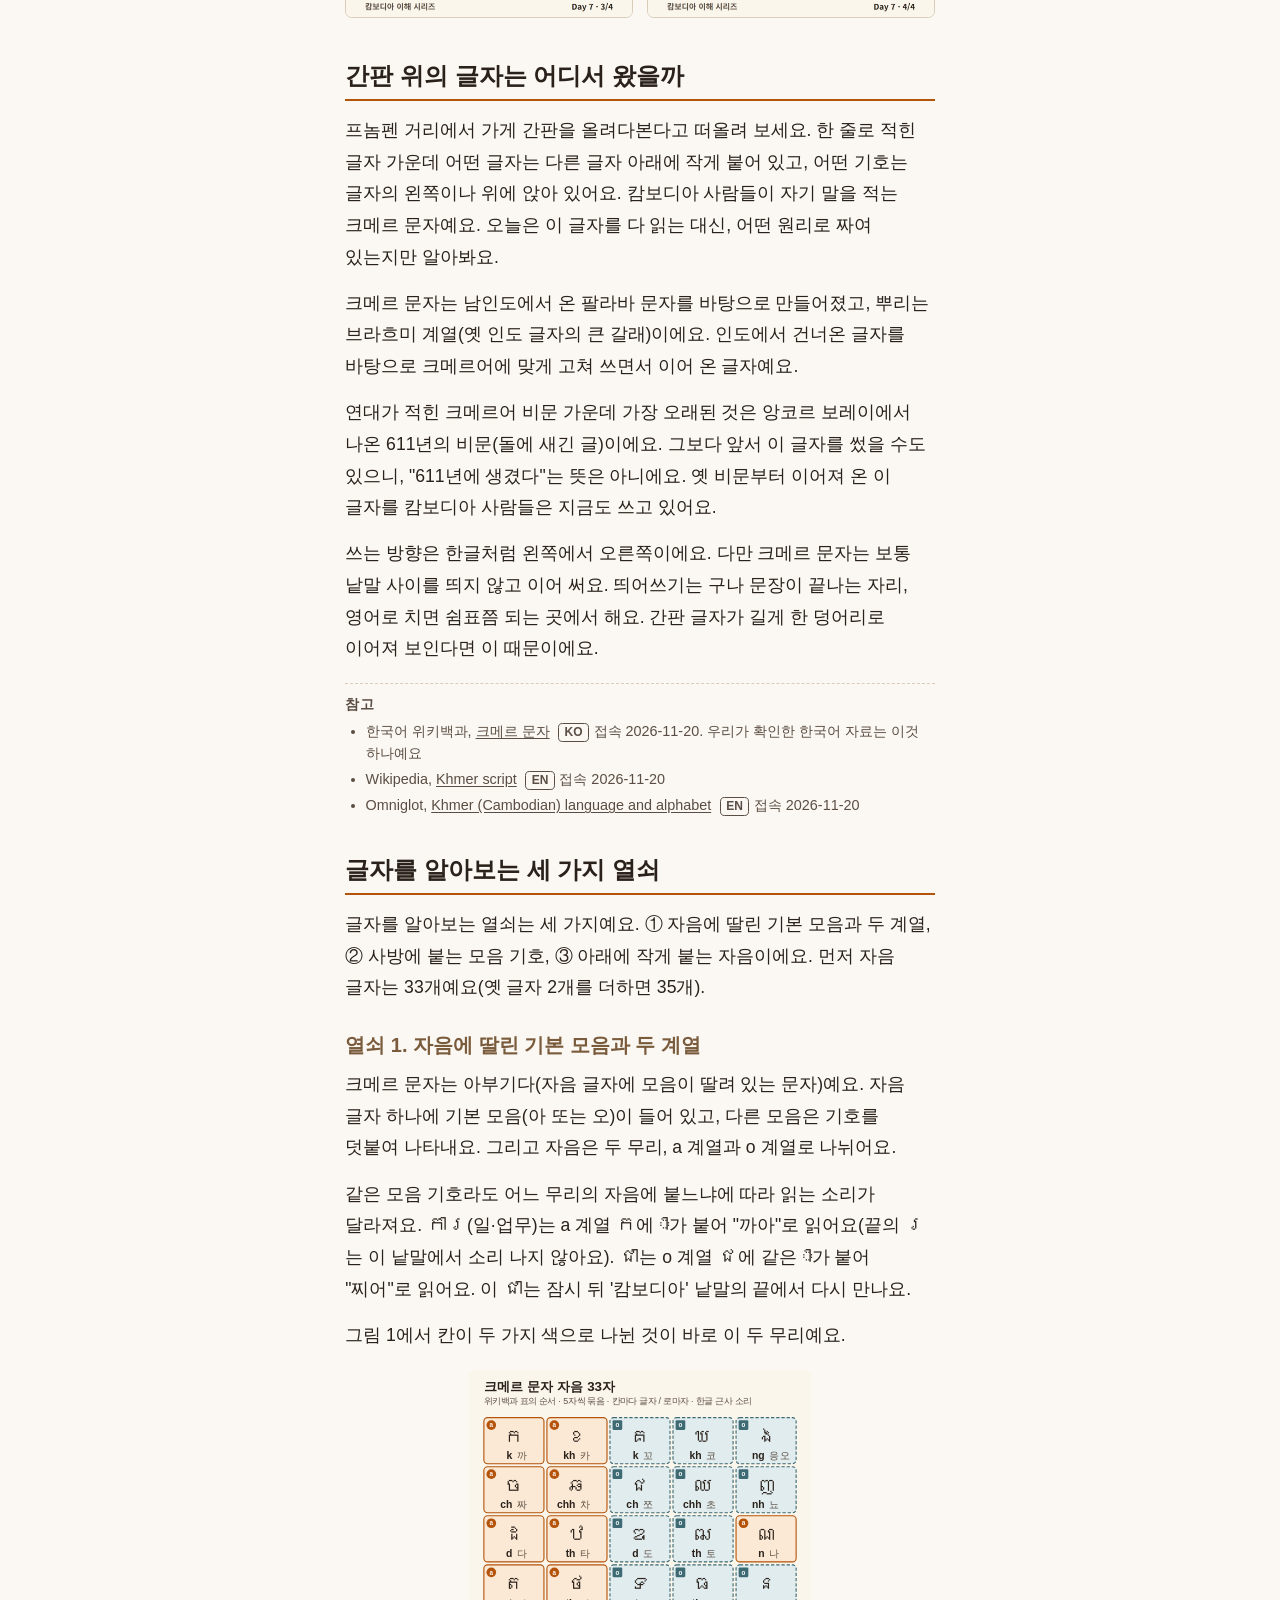
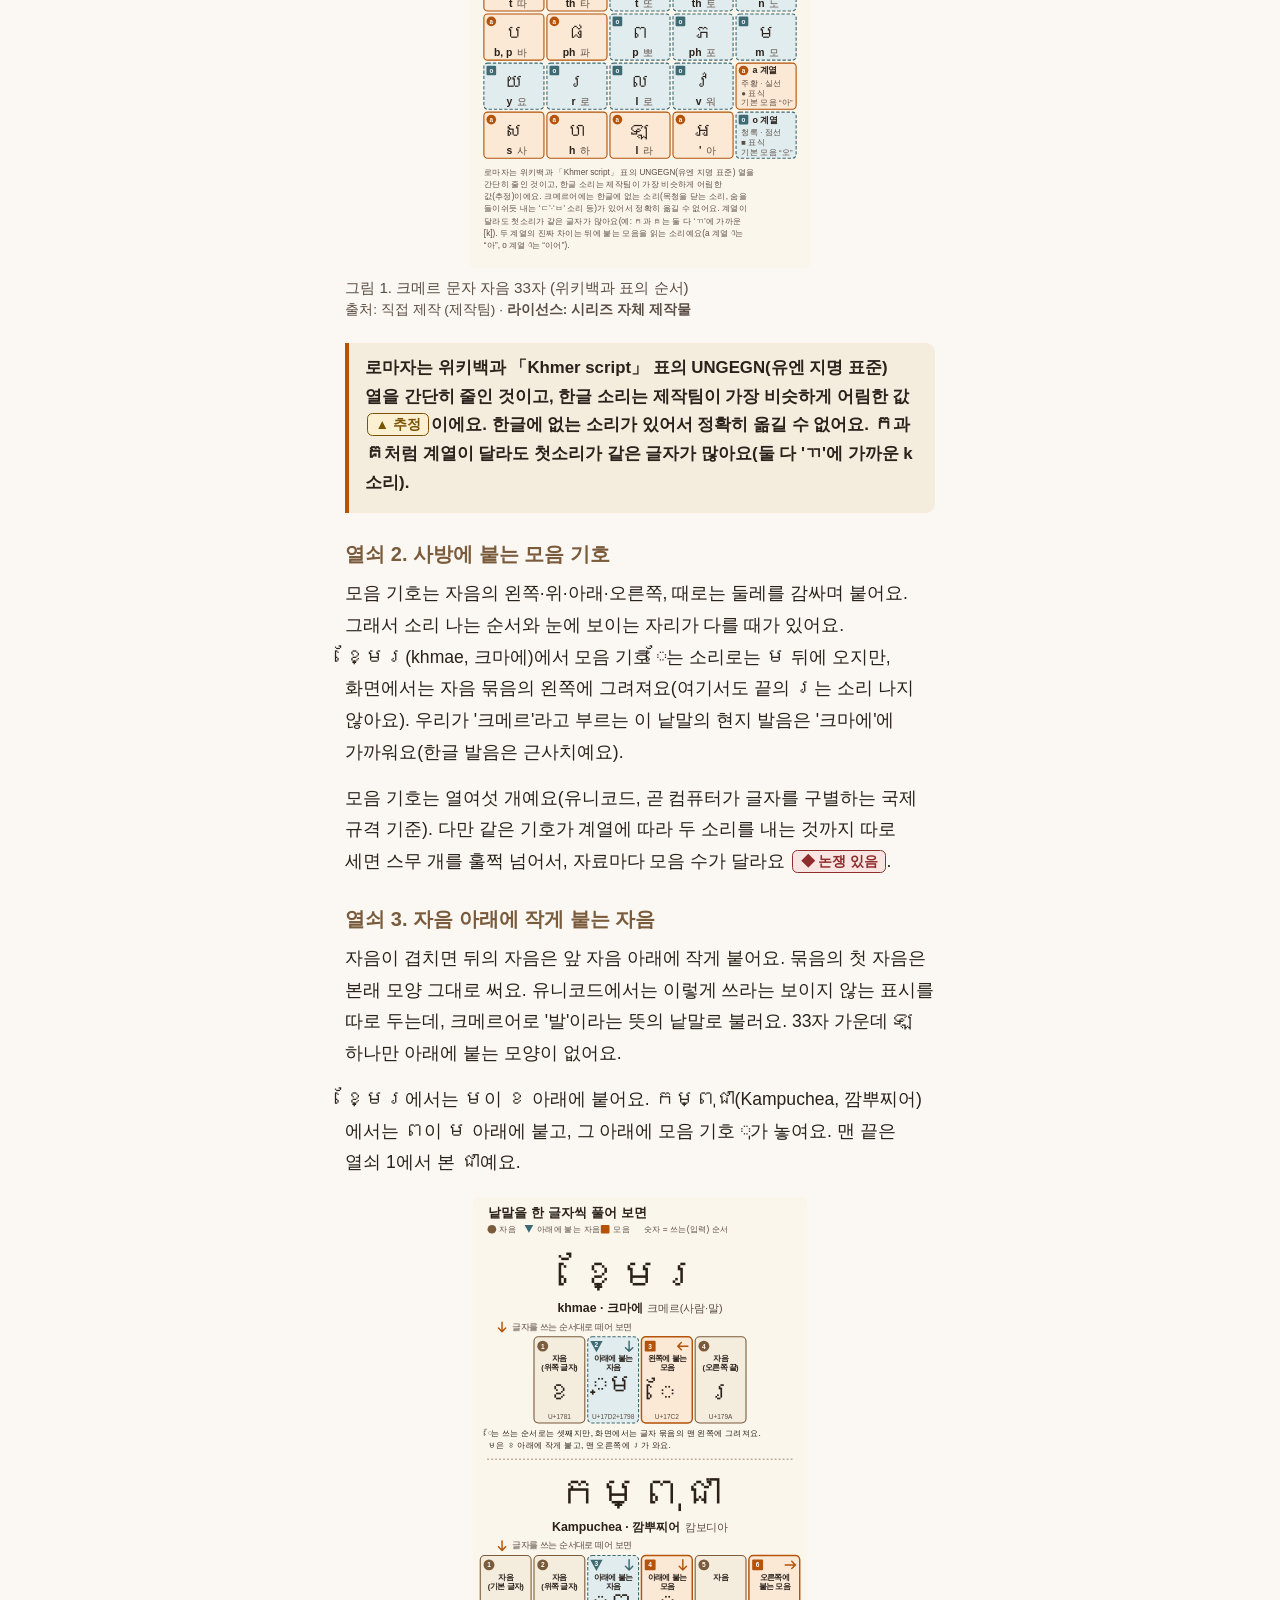
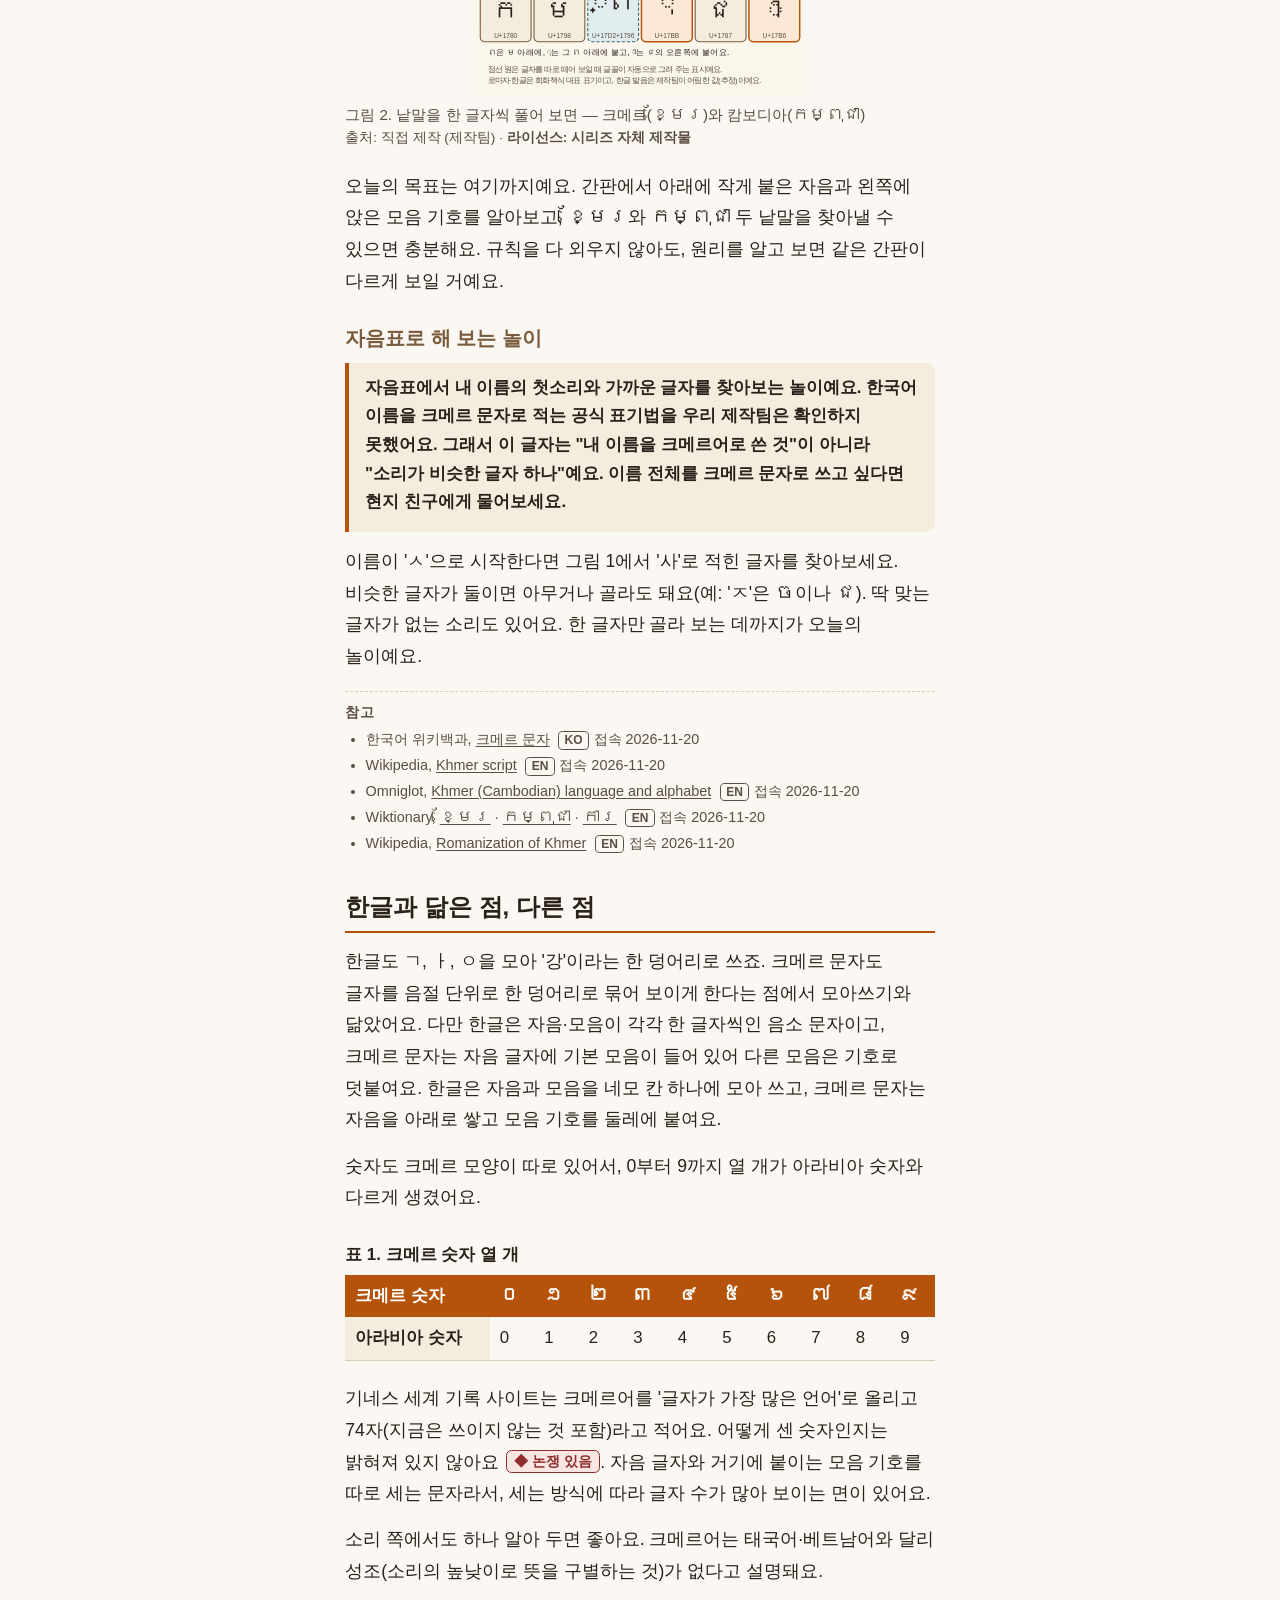
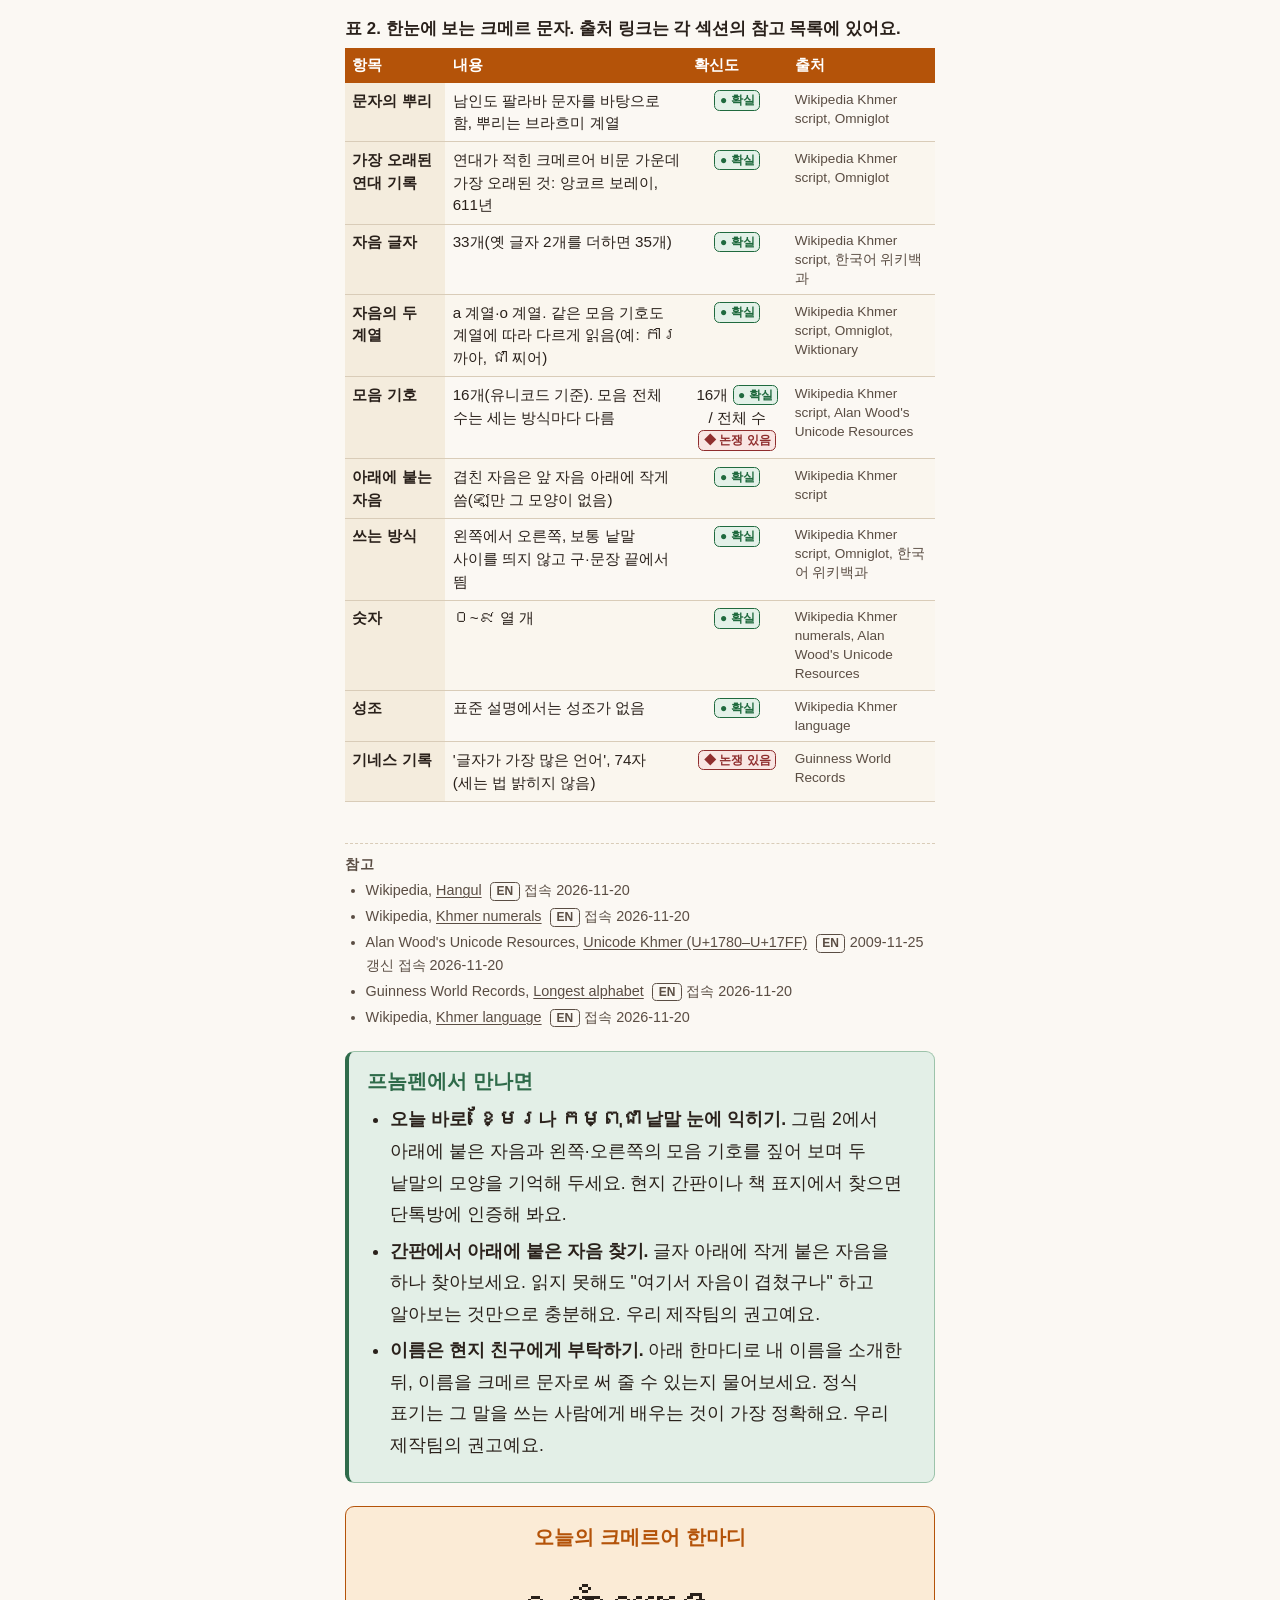
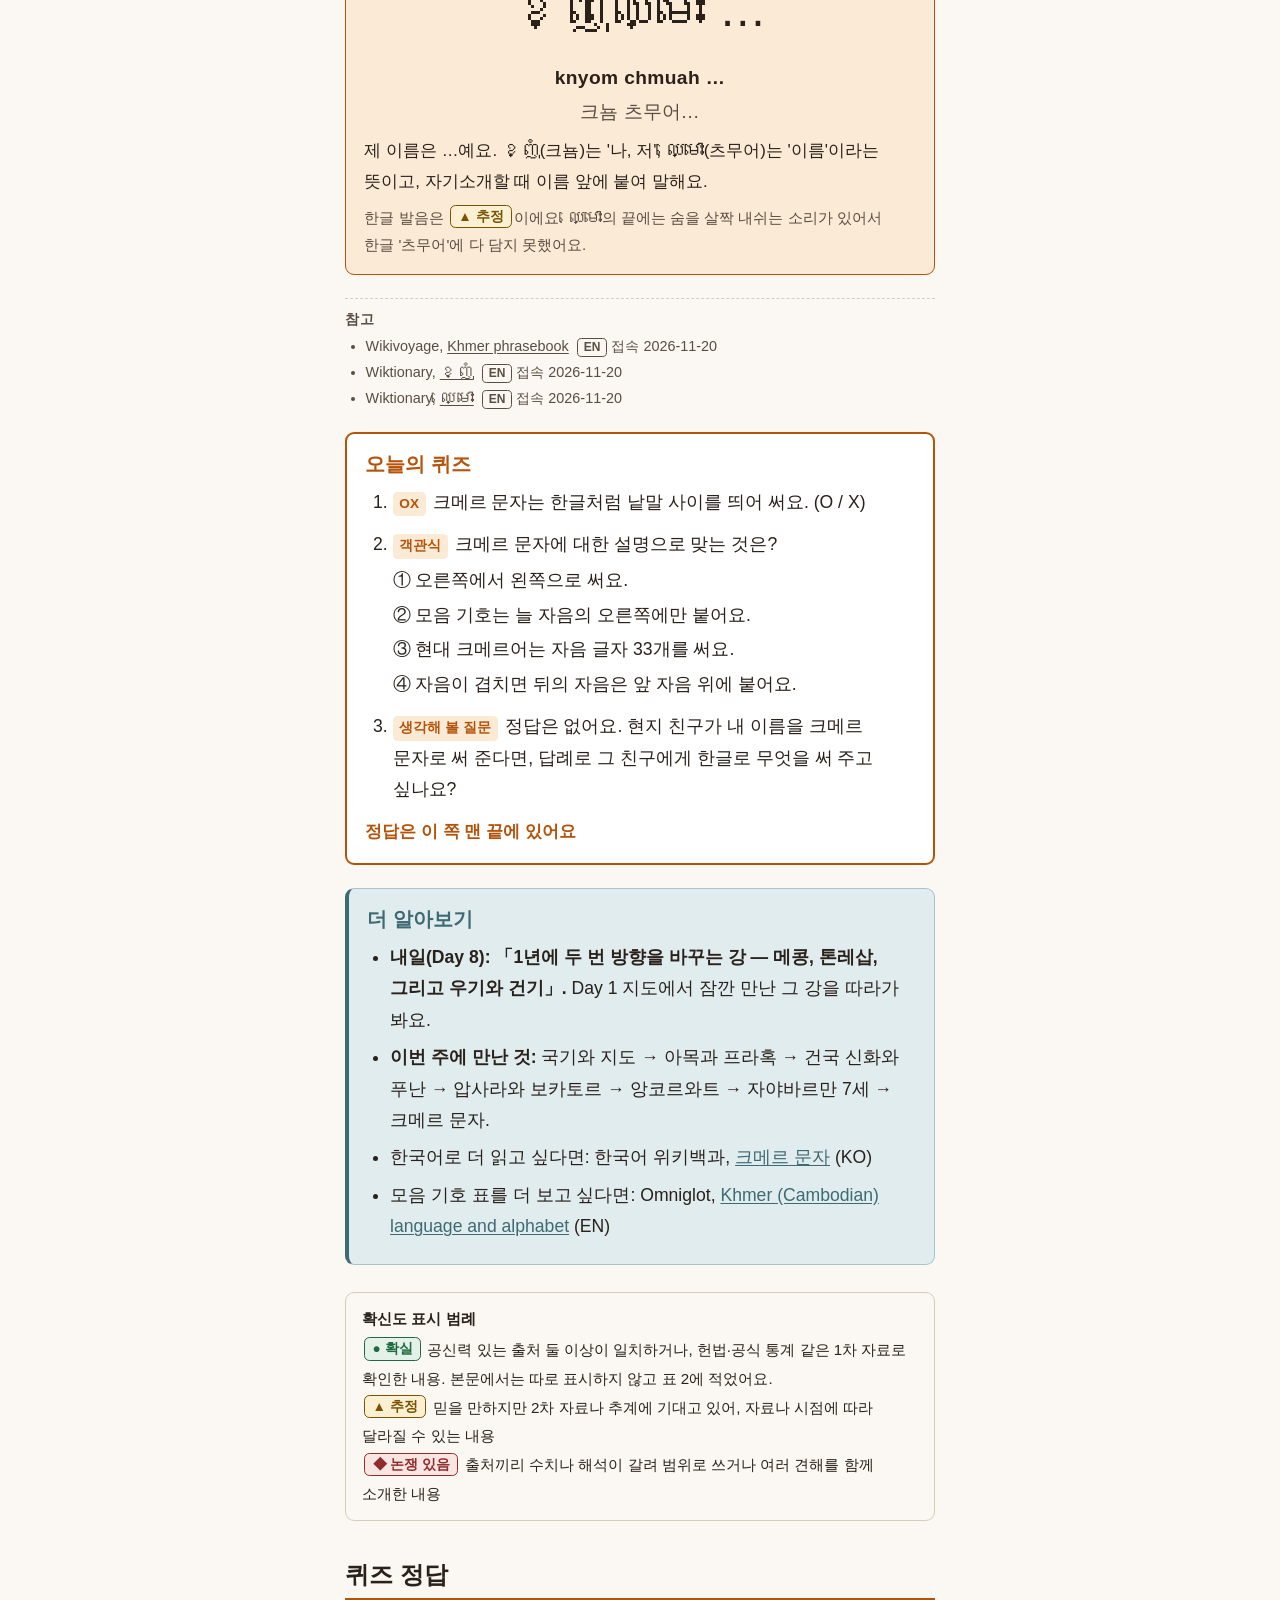
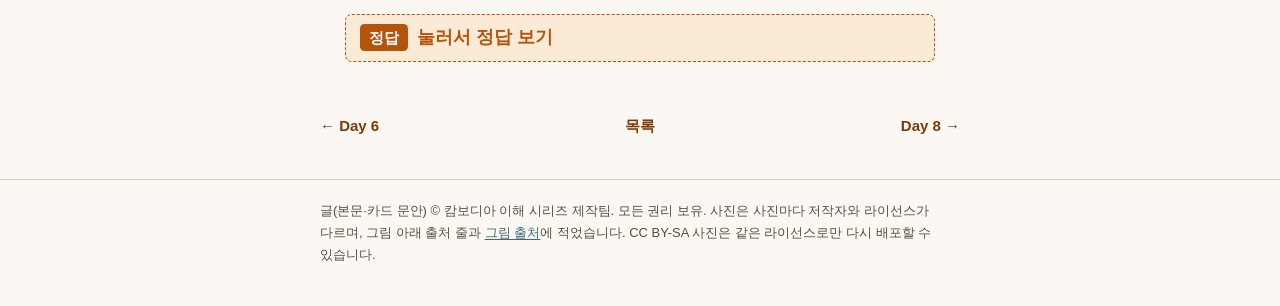
<file: day07/index.html>
<!DOCTYPE html>
<html lang="ko">
<head>
<meta charset="utf-8">
<meta name="viewport" content="width=device-width, initial-scale=1">
<meta name="robots" content="noindex, nofollow">
<title>Day 7. 자음만 33개 | 캄보디아 이해 시리즈</title>
<meta name="description" content="자음을 위아래로 쌓고 모음을 둘레에 붙이는 이 글자도 한글처럼 &#x27;모아쓰는&#x27; 문자일까요?">
<link rel="stylesheet" href="../css/doc.css">
<link rel="stylesheet" href="../css/web.css">
</head>
<body class="web">
<header class="site-head"><a href="../">캄보디아 이해 시리즈</a></header>
<main>
<article class="doc">
<h1 class="doc-title"><span class="day-no">Day 7</span>자음만 33개 — 크메르 문자는 어떻게 생겼을까</h1>
<blockquote class="meta"><p><span class="q">오늘의 질문: 자음을 위아래로 쌓고 모음을 둘레에 붙이는 이 글자도 한글처럼 '모아쓰는' 문자일까요?</span><span class="read-time">읽는 시간 약 9분</span><span class="sep">·</span><span class="tag t-language">언어</span></p></blockquote>
<section class="box summary3"><span class="summary-title">오늘의 3줄</span><ol><li>자음 글자는 33개이고, 자음 글자 하나에 기본 모음(아 또는 오)이 들어 있어요.</li><li>모음 기호는 자음의 왼쪽·위·아래·오른쪽에 붙고, 겹친 자음은 앞 자음 아래에 작게 붙어요. 한글처럼 음절을 한 덩어리로 모아 쓰지만, 자음을 아래로 쌓는 점이 달라요.</li><li>낱말 사이를 보통 띄지 않고 왼쪽에서 오른쪽으로 써요. 오늘은 <span class="km" lang="km">ខ្មែរ</span>(크메르)와 <span class="km" lang="km">កម្ពុជា</span>(캄보디아) 두 낱말만 알아봐요.</li></ol></section>
<p class="note-confidence">표시가 없는 숫자는 확인된 값이에요. 자료마다 다르거나 어림한 값에만 <span class="nb"><span class="badge b-guess">추정</span>·</span><span class="badge b-dispute">논쟁 있음</span>을 붙였어요.</p>
<p class="prev-answer"><strong>어제 퀴즈 정답</strong> 1번 X · 2번 ③ · 3번은 단톡방에서 이야기해요</p>
<section class="web-cards" aria-label="카드">
<h2>카드로 보기</h2>
<p class="hint">카드를 누르면 크게 볼 수 있어요.</p>
<ul><li><a href="cards/card1.jpg"><img src="cards/card1.jpg" width="1080" height="1350" loading="lazy" alt="1장 표지: 간판 속 크메르 문자 세 가지 열쇠로 봐요"></a></li><li><a href="cards/card2.jpg"><img src="cards/card2.jpg" width="1080" height="1350" loading="lazy" alt="2장 핵심 3가지: 글자를 알아보는 세 가지 열쇠"></a></li><li><a href="cards/card3.jpg"><img src="cards/card3.jpg" width="1080" height="1350" loading="lazy" alt="3장 현장 팁: 간판에서 ខ្មែរ(크메르)나 កម្ពុជា(캄보디아)를 찾아봐요. 이름 표기는 현지 친구에게 부탁해요(제작팀 권고)."></a></li><li><a href="cards/card4.jpg"><img src="cards/card4.jpg" width="1080" height="1350" loading="lazy" alt="4장 출처"></a></li></ul>
</section>
<section class="sec"><h2>간판 위의 글자는 어디서 왔을까</h2>
<p>프놈펜 거리에서 가게 간판을 올려다본다고 떠올려 보세요. 한 줄로 적힌 글자 가운데 어떤 글자는 다른 글자 아래에 작게 붙어 있고, 어떤 기호는 글자의 왼쪽이나 위에 앉아 있어요. 캄보디아 사람들이 자기 말을 적는 크메르 문자예요. 오늘은 이 글자를 다 읽는 대신, 어떤 원리로 짜여 있는지만 알아봐요.</p>
<p>크메르 문자는 남인도에서 온 팔라바 문자를 바탕으로 만들어졌고, 뿌리는 브라흐미 계열(옛 인도 글자의 큰 갈래)이에요. 인도에서 건너온 글자를 바탕으로 크메르어에 맞게 고쳐 쓰면서 이어 온 글자예요.</p>
<p>연대가 적힌 크메르어 비문 가운데 가장 오래된 것은 앙코르 보레이에서 나온 611년의 비문(돌에 새긴 글)이에요. 그보다 앞서 이 글자를 썼을 수도 있으니, "611년에 생겼다"는 뜻은 아니에요. 옛 비문부터 이어져 온 이 글자를 캄보디아 사람들은 지금도 쓰고 있어요.</p>
<p>쓰는 방향은 한글처럼 왼쪽에서 오른쪽이에요. 다만 크메르 문자는 보통 낱말 사이를 띄지 않고 이어 써요. 띄어쓰기는 구나 문장이 끝나는 자리, 영어로 치면 쉼표쯤 되는 곳에서 해요. 간판 글자가 길게 한 덩어리로 이어져 보인다면 이 때문이에요.</p>
<aside class="refs"><h4>참고</h4><ul><li>한국어 위키백과, <a href="https://ko.wikipedia.org/wiki/%ED%81%AC%EB%A9%94%EB%A5%B4_%EB%AC%B8%EC%9E%90">크메르 문자</a> <span class="lang">KO</span>접속 2026-11-20. 우리가 확인한 한국어 자료는 이것 하나예요</li><li>Wikipedia, <a href="https://en.wikipedia.org/wiki/Khmer_script">Khmer script</a> <span class="lang">EN</span><span class="date">접속 2026-11-20</span></li><li>Omniglot, <a href="https://www.omniglot.com/writing/khmer.htm">Khmer (Cambodian) language and alphabet</a> <span class="lang">EN</span><span class="date">접속 2026-11-20</span></li></ul></aside>
</section>
<section class="sec"><h2>글자를 알아보는 세 가지 열쇠</h2>
<p>글자를 알아보는 열쇠는 세 가지예요. ① 자음에 딸린 기본 모음과 두 계열, ② 사방에 붙는 모음 기호, ③ 아래에 작게 붙는 자음이에요. 먼저 자음 글자는 33개예요(옛 글자 2개를 더하면 35개).</p>
<h3>열쇠 1. 자음에 딸린 기본 모음과 두 계열</h3>
<p>크메르 문자는 아부기다(자음 글자에 모음이 딸려 있는 문자)예요. 자음 글자 하나에 기본 모음(아 또는 오)이 들어 있고, 다른 모음은 기호를 덧붙여 나타내요. 그리고 자음은 두 무리, a 계열과 o 계열로 나뉘어요.</p>
<p>같은 모음 기호라도 어느 무리의 자음에 붙느냐에 따라 읽는 소리가 달라져요. <span class="km" lang="km">ការ</span>(일·업무)는 a 계열 <span class="km" lang="km">ក</span>에 <span class="km" lang="km">ា</span>가 붙어 "까아"로 읽어요(끝의 <span class="km" lang="km">រ</span>는 이 낱말에서 소리 나지 않아요). <span class="km" lang="km">ជា</span>는 o 계열 <span class="km" lang="km">ជ</span>에 같은 <span class="km" lang="km">ា</span>가 붙어 "찌어"로 읽어요. 이 <span class="km" lang="km">ជា</span>는 잠시 뒤 '캄보디아' 낱말의 끝에서 다시 만나요.</p>
<p>그림 1에서 칸이 두 가지 색으로 나뉜 것이 바로 이 두 무리예요.</p>
<figure class="fig"><img alt="크메르 문자 자음 33자를 가로 5칸씩 늘어놓은 표. 위에서 아래로 일곱 줄이며 앞의 다섯 줄은 5자씩, 여섯째·일곱째 줄은 4자씩이고 두 줄의 오른쪽 끝 칸은 범례다. 칸마다 큰 크메르 문자 아래에 간이 로마자와 한글 근사 소리가 적혀 있다. 15자는 a 계열(주황 실선 칸, 동그라미 표식), 18자는 o 계열(청록 점선 칸, 네모 표식)이다." src="../assets/day07/consonants.svg"><figcaption>그림 1. 크메르 문자 자음 33자 (위키백과 표의 순서)<span class="credit">출처: 직접 제작 (제작팀) · <span class="license">라이선스: 시리즈 자체 제작물</span></span></figcaption></figure>
<blockquote class="meta"><p><span class="q">로마자는 위키백과 「Khmer script」 표의 UNGEGN(유엔 지명 표준) 열을 간단히 줄인 것이고, 한글 소리는 제작팀이 가장 비슷하게 어림한 값 <span class="badge b-guess">추정</span>이에요. 한글에 없는 소리가 있어서 정확히 옮길 수 없어요. <span class="km" lang="km">ក</span>과 <span class="km" lang="km">គ</span>처럼 계열이 달라도 첫소리가 같은 글자가 많아요(둘 다 'ㄲ'에 가까운 k 소리).</span></p></blockquote>
<h3>열쇠 2. 사방에 붙는 모음 기호</h3>
<p>모음 기호는 자음의 왼쪽·위·아래·오른쪽, 때로는 둘레를 감싸며 붙어요. 그래서 소리 나는 순서와 눈에 보이는 자리가 다를 때가 있어요. <span class="km" lang="km">ខ្មែរ</span>(khmae, 크마에)에서 모음 기호 <span class="km" lang="km">ែ</span>는 소리로는 <span class="km" lang="km">ម</span> 뒤에 오지만, 화면에서는 자음 묶음의 왼쪽에 그려져요(여기서도 끝의 <span class="km" lang="km">រ</span>는 소리 나지 않아요). 우리가 '크메르'라고 부르는 이 낱말의 현지 발음은 '크마에'에 가까워요(한글 발음은 근사치예요).</p>
<p>모음 기호는 열여섯 개예요(유니코드, 곧 컴퓨터가 글자를 구별하는 국제 규격 기준). 다만 같은 기호가 계열에 따라 두 소리를 내는 것까지 따로 세면 스무 개를 훌쩍 넘어서, 자료마다 모음 수가 달라요 <span class="nb"><span class="badge b-dispute">논쟁 있음</span>.</span></p>
<h3>열쇠 3. 자음 아래에 작게 붙는 자음</h3>
<p>자음이 겹치면 뒤의 자음은 앞 자음 아래에 작게 붙어요. 묶음의 첫 자음은 본래 모양 그대로 써요. 유니코드에서는 이렇게 쓰라는 보이지 않는 표시를 따로 두는데, 크메르어로 '발'이라는 뜻의 낱말로 불러요. 33자 가운데 <span class="km" lang="km">ឡ</span> 하나만 아래에 붙는 모양이 없어요.</p>
<span class="km" lang="km">ខ្មែរ</span>에서는 <span class="km" lang="km">ម</span>이 <span class="km" lang="km">ខ</span> 아래에 붙어요. <span class="km" lang="km">កម្ពុជា</span>(Kampuchea, 깜뿌찌어)에서는 <span class="km" lang="km">ព</span>이 <span class="km" lang="km">ម</span> 아래에 붙고, 그 아래에 모음 기호 <span class="km" lang="km">ុ</span>가 놓여요. 맨 끝은 열쇠 1에서 본 <span class="km" lang="km">ជា</span>예요.
<figure class="fig"><img alt="크메르어 낱말 두 개를 글자 단위로 풀어 보여 주는 도식. 위쪽은 ខ្មែរ(khmae, 크마에, 크메르): 자음, 아래에 붙는 자음, 왼쪽에 붙는 모음, 자음 네 조각. 아래쪽은 កម្ពុជា(Kampuchea, 깜뿌찌어, 캄보디아): 자음 둘, 아래에 붙는 자음, 아래에 붙는 모음, 자음, 오른쪽에 붙는 모음 여섯 조각. 조각마다 쓰는 순서 숫자와 위치 화살표가 있다." src="../assets/day07/word-anatomy.svg"><figcaption>그림 2. 낱말을 한 글자씩 풀어 보면 — 크메르(<span class="km" lang="km">ខ្មែរ</span>)와 캄보디아(<span class="km" lang="km">កម្ពុជា</span>)<span class="credit">출처: 직접 제작 (제작팀) · <span class="license">라이선스: 시리즈 자체 제작물</span></span></figcaption></figure>
<p>오늘의 목표는 여기까지예요. 간판에서 아래에 작게 붙은 자음과 왼쪽에 앉은 모음 기호를 알아보고, <span class="km" lang="km">ខ្មែរ</span>와 <span class="km" lang="km">កម្ពុជា</span> 두 낱말을 찾아낼 수 있으면 충분해요. 규칙을 다 외우지 않아도, 원리를 알고 보면 같은 간판이 다르게 보일 거예요.</p>
<h3>자음표로 해 보는 놀이</h3>
<blockquote class="meta"><p><span class="q">자음표에서 내 이름의 첫소리와 가까운 글자를 찾아보는 놀이예요. 한국어 이름을 크메르 문자로 적는 공식 표기법을 우리 제작팀은 확인하지 못했어요. 그래서 이 글자는 "내 이름을 크메르어로 쓴 것"이 아니라 "소리가 비슷한 글자 하나"예요. 이름 전체를 크메르 문자로 쓰고 싶다면 현지 친구에게 물어보세요.</span></p></blockquote>
<p>이름이 'ㅅ'으로 시작한다면 그림 1에서 '사'로 적힌 글자를 찾아보세요. 비슷한 글자가 둘이면 아무거나 골라도 돼요(예: 'ㅈ'은 <span class="km" lang="km">ច</span>이나 <span class="km" lang="km">ជ</span>). 딱 맞는 글자가 없는 소리도 있어요. 한 글자만 골라 보는 데까지가 오늘의 놀이예요.</p>
<aside class="refs"><h4>참고</h4><ul><li>한국어 위키백과, <a href="https://ko.wikipedia.org/wiki/%ED%81%AC%EB%A9%94%EB%A5%B4_%EB%AC%B8%EC%9E%90">크메르 문자</a> <span class="lang">KO</span><span class="date">접속 2026-11-20</span></li><li>Wikipedia, <a href="https://en.wikipedia.org/wiki/Khmer_script">Khmer script</a> <span class="lang">EN</span><span class="date">접속 2026-11-20</span></li><li>Omniglot, <a href="https://www.omniglot.com/writing/khmer.htm">Khmer (Cambodian) language and alphabet</a> <span class="lang">EN</span><span class="date">접속 2026-11-20</span></li><li>Wiktionary, <a href="https://en.wiktionary.org/wiki/%E1%9E%81%E1%9F%92%E1%9E%98%E1%9F%82%E1%9E%9A"><span class="km" lang="km">ខ្មែរ</span></a> · <a href="https://en.wiktionary.org/wiki/%E1%9E%80%E1%9E%98%E1%9F%92%E1%9E%96%E1%9E%BB%E1%9E%87%E1%9E%B6"><span class="km" lang="km">កម្ពុជា</span></a> · <a href="https://en.wiktionary.org/wiki/%E1%9E%80%E1%9E%B6%E1%9E%9A"><span class="km" lang="km">ការ</span></a> <span class="lang">EN</span><span class="date">접속 2026-11-20</span></li><li>Wikipedia, <a href="https://en.wikipedia.org/wiki/Romanization_of_Khmer">Romanization of Khmer</a> <span class="lang">EN</span><span class="date">접속 2026-11-20</span></li></ul></aside>
</section>
<section class="sec"><h2>한글과 닮은 점, 다른 점</h2>
<p>한글도 ㄱ, ㅏ, ㅇ을 모아 '강'이라는 한 덩어리로 쓰죠. 크메르 문자도 글자를 음절 단위로 한 덩어리로 묶어 보이게 한다는 점에서 모아쓰기와 닮았어요. 다만 한글은 자음·모음이 각각 한 글자씩인 음소 문자이고, 크메르 문자는 자음 글자에 기본 모음이 들어 있어 다른 모음은 기호로 덧붙여요. 한글은 자음과 모음을 네모 칸 하나에 모아 쓰고, 크메르 문자는 자음을 아래로 쌓고 모음 기호를 둘레에 붙여요.</p>
<p>숫자도 크메르 모양이 따로 있어서, 0부터 9까지 열 개가 아라비아 숫자와 다르게 생겼어요.</p>
<div class="table-scroll"><table class="data"><caption>표 1. 크메르 숫자 열 개</caption><thead><tr><th>크메르 숫자</th><th><span class="km" lang="km">០</span></th><th><span class="km" lang="km">១</span></th><th><span class="km" lang="km">២</span></th><th><span class="km" lang="km">៣</span></th><th><span class="km" lang="km">៤</span></th><th><span class="km" lang="km">៥</span></th><th><span class="km" lang="km">៦</span></th><th><span class="km" lang="km">៧</span></th><th><span class="km" lang="km">៨</span></th><th><span class="km" lang="km">៩</span></th></tr></thead><tbody><tr><th scope="row">아라비아 숫자</th><td>0</td><td>1</td><td>2</td><td>3</td><td>4</td><td>5</td><td>6</td><td>7</td><td>8</td><td>9</td></tr></tbody></table></div>
<p>기네스 세계 기록 사이트는 크메르어를 '글자가 가장 많은 언어'로 올리고 74자(지금은 쓰이지 않는 것 포함)라고 적어요. 어떻게 센 숫자인지는 밝혀져 있지 않아요 <span class="nb"><span class="badge b-dispute">논쟁 있음</span>.</span> 자음 글자와 거기에 붙이는 모음 기호를 따로 세는 문자라서, 세는 방식에 따라 글자 수가 많아 보이는 면이 있어요.</p>
<p>소리 쪽에서도 하나 알아 두면 좋아요. 크메르어는 태국어·베트남어와 달리 성조(소리의 높낮이로 뜻을 구별하는 것)가 없다고 설명돼요.</p>
<div class="table-scroll"><table class="data facts"><caption>표 2. 한눈에 보는 크메르 문자. 출처 링크는 각 섹션의 참고 목록에 있어요.</caption><colgroup><col class="c-item"><col class="c-body"><col class="c-conf"><col class="c-src"></colgroup><thead><tr><th>항목</th><th>내용</th><th>확신도</th><th>출처</th></tr></thead><tbody><tr><th scope="row">문자의 뿌리</th><td>남인도 팔라바 문자를 바탕으로 함, 뿌리는 브라흐미 계열</td><td class="conf"><span class="badge b-sure">확실</span></td><td class="src">Wikipedia Khmer script, Omniglot</td></tr><tr><th scope="row">가장 오래된 연대 기록</th><td>연대가 적힌 크메르어 비문 가운데 가장 오래된 것: 앙코르 보레이, 611년</td><td class="conf"><span class="badge b-sure">확실</span></td><td class="src">Wikipedia Khmer script, Omniglot</td></tr><tr><th scope="row">자음 글자</th><td>33개(옛 글자 2개를 더하면 35개)</td><td class="conf"><span class="badge b-sure">확실</span></td><td class="src">Wikipedia Khmer script, 한국어 위키백과</td></tr><tr><th scope="row">자음의 두 계열</th><td>a 계열·o 계열. 같은 모음 기호도 계열에 따라 다르게 읽음(예: <span class="km" lang="km">ការ</span> 까아, <span class="km" lang="km">ជា</span> 찌어)</td><td class="conf"><span class="badge b-sure">확실</span></td><td class="src">Wikipedia Khmer script, Omniglot, Wiktionary</td></tr><tr><th scope="row">모음 기호</th><td>16개(유니코드 기준). 모음 전체 수는 세는 방식마다 다름</td><td class="conf">16개 <span class="badge b-sure">확실</span> / 전체 수 <span class="badge b-dispute">논쟁 있음</span></td><td class="src">Wikipedia Khmer script, Alan Wood's Unicode Resources</td></tr><tr><th scope="row">아래에 붙는 자음</th><td>겹친 자음은 앞 자음 아래에 작게 씀(<span class="km" lang="km">ឡ</span>만 그 모양이 없음)</td><td class="conf"><span class="badge b-sure">확실</span></td><td class="src">Wikipedia Khmer script</td></tr><tr><th scope="row">쓰는 방식</th><td>왼쪽에서 오른쪽, 보통 낱말 사이를 띄지 않고 구·문장 끝에서 띔</td><td class="conf"><span class="badge b-sure">확실</span></td><td class="src">Wikipedia Khmer script, Omniglot, 한국어 위키백과</td></tr><tr><th scope="row">숫자</th><td><span class="km" lang="km">០</span>~<span class="km" lang="km">៩</span> 열 개</td><td class="conf"><span class="badge b-sure">확실</span></td><td class="src">Wikipedia Khmer numerals, Alan Wood's Unicode Resources</td></tr><tr><th scope="row">성조</th><td>표준 설명에서는 성조가 없음</td><td class="conf"><span class="badge b-sure">확실</span></td><td class="src">Wikipedia Khmer language</td></tr><tr><th scope="row">기네스 기록</th><td>'글자가 가장 많은 언어', 74자(세는 법 밝히지 않음)</td><td class="conf"><span class="badge b-dispute">논쟁 있음</span></td><td class="src">Guinness World Records</td></tr></tbody></table></div>
<aside class="refs"><h4>참고</h4><ul><li>Wikipedia, <a href="https://en.wikipedia.org/wiki/Hangul">Hangul</a> <span class="lang">EN</span><span class="date">접속 2026-11-20</span></li><li>Wikipedia, <a href="https://en.wikipedia.org/wiki/Khmer_numerals">Khmer numerals</a> <span class="lang">EN</span><span class="date">접속 2026-11-20</span></li><li>Alan Wood's Unicode Resources, <a href="https://alanwood.net/unicode/khmer.html">Unicode Khmer (U+1780–U+17FF)</a> <span class="lang">EN</span>2009-11-25 갱신 <span class="date">접속 2026-11-20</span></li><li>Guinness World Records, <a href="https://www.guinnessworldrecords.com/world-records/longest-alphabet">Longest alphabet</a> <span class="lang">EN</span><span class="date">접속 2026-11-20</span></li><li>Wikipedia, <a href="https://en.wikipedia.org/wiki/Khmer_language">Khmer language</a> <span class="lang">EN</span><span class="date">접속 2026-11-20</span></li></ul></aside>
</section>
<div class="box meet"><h2>프놈펜에서 만나면</h2>
<ul><li><strong>오늘 바로: <span class="km" lang="km">ខ្មែរ</span>나 <span class="km" lang="km">កម្ពុជា</span> 낱말 눈에 익히기.</strong> 그림 2에서 아래에 붙은 자음과 왼쪽·오른쪽의 모음 기호를 짚어 보며 두 낱말의 모양을 기억해 두세요. 현지 간판이나 책 표지에서 찾으면 단톡방에 인증해 봐요.</li><li><strong>간판에서 아래에 붙은 자음 찾기.</strong> 글자 아래에 작게 붙은 자음을 하나 찾아보세요. 읽지 못해도 "여기서 자음이 겹쳤구나" 하고 알아보는 것만으로 충분해요. 우리 제작팀의 권고예요.</li><li><strong>이름은 현지 친구에게 부탁하기.</strong> 아래 한마디로 내 이름을 소개한 뒤, 이름을 크메르 문자로 써 줄 수 있는지 물어보세요. 정식 표기는 그 말을 쓰는 사람에게 배우는 것이 가장 정확해요. 우리 제작팀의 권고예요.</li></ul>
</div>
<div class="box khmer">
<h2>오늘의 크메르어 한마디</h2>
<p class="km-big km" lang="km">ខ្ញុំឈ្មោះ …</p>
<p class="roman">knyom chmuah …</p>
<p class="hangul">크뇸 츠무어…</p>
<p class="mean">제 이름은 …예요. <span class="km" lang="km">ខ្ញុំ</span>(크뇸)는 '나, 저', <span class="km" lang="km">ឈ្មោះ</span>(츠무어)는 '이름'이라는 뜻이고, 자기소개할 때 이름 앞에 붙여 말해요.</p>
<p class="note">한글 발음은 <span class="badge b-guess">추정</span>이에요. <span class="km" lang="km">ឈ្មោះ</span>의 끝에는 숨을 살짝 내쉬는 소리가 있어서 한글 '츠무어'에 다 담지 못했어요.</p>
</div>
<aside class="refs"><h4>참고</h4><ul><li>Wikivoyage, <a href="https://en.wikivoyage.org/wiki/Khmer_phrasebook">Khmer phrasebook</a> <span class="lang">EN</span><span class="date">접속 2026-11-20</span></li><li>Wiktionary, <a href="https://en.wiktionary.org/wiki/%E1%9E%81%E1%9F%92%E1%9E%89%E1%9E%BB%E1%9F%86"><span class="km" lang="km">ខ្ញុំ</span></a> <span class="lang">EN</span><span class="date">접속 2026-11-20</span></li><li>Wiktionary, <a href="https://en.wiktionary.org/wiki/%E1%9E%88%E1%9F%92%E1%9E%98%E1%9F%84%E1%9F%87"><span class="km" lang="km">ឈ្មោះ</span></a> <span class="lang">EN</span><span class="date">접속 2026-11-20</span></li></ul></aside>
<div class="box quiz">
<h2>오늘의 퀴즈</h2>
<ol class="q-list">
<li><span class="q-type">OX</span>크메르 문자는 한글처럼 낱말 사이를 띄어 써요. (O / X)</li>
<li><span class="q-type">객관식</span>크메르 문자에 대한 설명으로 맞는 것은?
<ul class="choices">
<li>① 오른쪽에서 왼쪽으로 써요.</li>
<li>② 모음 기호는 늘 자음의 오른쪽에만 붙어요.</li>
<li>③ 현대 크메르어는 자음 글자 33개를 써요.</li>
<li>④ 자음이 겹치면 뒤의 자음은 앞 자음 위에 붙어요.</li>
</ul>
</li>
<li><span class="q-type">생각해 볼 질문</span>정답은 없어요. 현지 친구가 내 이름을 크메르 문자로 써 준다면, 답례로 그 친구에게 한글로 무엇을 써 주고 싶나요?</li>
</ol>
<p class="answer-pointer">정답은 이 쪽 맨 끝에 있어요</p>
</div>
<div class="box more"><h2>더 알아보기</h2>
<ul><li><strong>내일(Day 8): 「1년에 두 번 방향을 바꾸는 강 — 메콩, 톤레삽, 그리고 우기와 건기」.</strong> Day 1 지도에서 잠깐 만난 그 강을 따라가 봐요.</li><li><strong>이번 주에 만난 것:</strong> 국기와 지도 → 아목과 프라혹 → 건국 신화와 푸난 → 압사라와 보카토르 → 앙코르와트 → 자야바르만 7세 → 크메르 문자.</li><li>한국어로 더 읽고 싶다면: 한국어 위키백과, <a href="https://ko.wikipedia.org/wiki/%ED%81%AC%EB%A9%94%EB%A5%B4_%EB%AC%B8%EC%9E%90">크메르 문자</a> (KO)</li><li>모음 기호 표를 더 보고 싶다면: Omniglot, <a href="https://www.omniglot.com/writing/khmer.htm">Khmer (Cambodian) language and alphabet</a> (EN)</li></ul>
</div>
<div class="legend"><h4>확신도 표시 범례</h4>
<ul><li><span class="badge b-sure">확실</span> 공신력 있는 출처 둘 이상이 일치하거나, 헌법·공식 통계 같은 1차 자료로 확인한 내용. 본문에서는 따로 표시하지 않고 표 2에 적었어요.</li><li><span class="badge b-guess">추정</span> 믿을 만하지만 2차 자료나 추계에 기대고 있어, 자료나 시점에 따라 달라질 수 있는 내용</li><li><span class="badge b-dispute">논쟁 있음</span> 출처끼리 수치나 해석이 갈려 범위로 쓰거나 여러 견해를 함께 소개한 내용</li></ul>
</div>
<section class="sec answers"><h2>퀴즈 정답</h2><details class="answer"><summary>눌러서 정답 보기</summary><div class="answer-body">
<p><strong>1번 X.</strong> 크메르 문자는 보통 낱말 사이를 띄지 않고 이어 쓰고, 구나 문장이 끝나는 자리에서 띄어요. 한글과 반대라서 헷갈리기 쉬워요. 「간판 위의 글자는 어디서 왔을까」 끝 문단에 나와요.</p>
<p><strong>2번 ③.</strong> 자음 글자는 33개예요(옛 글자 2개를 더하면 35개). 쓰는 방향은 왼쪽에서 오른쪽이고, 모음 기호는 사방에, 겹친 자음은 아래에 붙어요. 「글자를 알아보는 세 가지 열쇠」에 나와요.</p>
<p><strong>3번 정답 없음.</strong> 이름을 주고받는 것은 서로의 글자를 배우는 작은 시작이에요. 써 주고 싶은 낱말 하나를 단톡방에 남겨 봐요.</p>
</div></details></section>
</article>
<nav class="day-nav"><a class="prev" href="../day06/">← Day 6</a><a href="../">목록</a><a class="next" href="../day08/">Day 8 →</a></nav>
</main>
<footer class="site-foot"><p>글(본문·카드 문안) © 캄보디아 이해 시리즈 제작팀. 모든 권리 보유. 사진은 사진마다 저작자와 라이선스가 다르며, 그림 아래 출처 줄과 <a href="../credits.html">그림 출처</a>에 적었습니다. CC BY-SA 사진은 같은 라이선스로만 다시 배포할 수 있습니다.</p></footer>
</body>
</html>
</file>
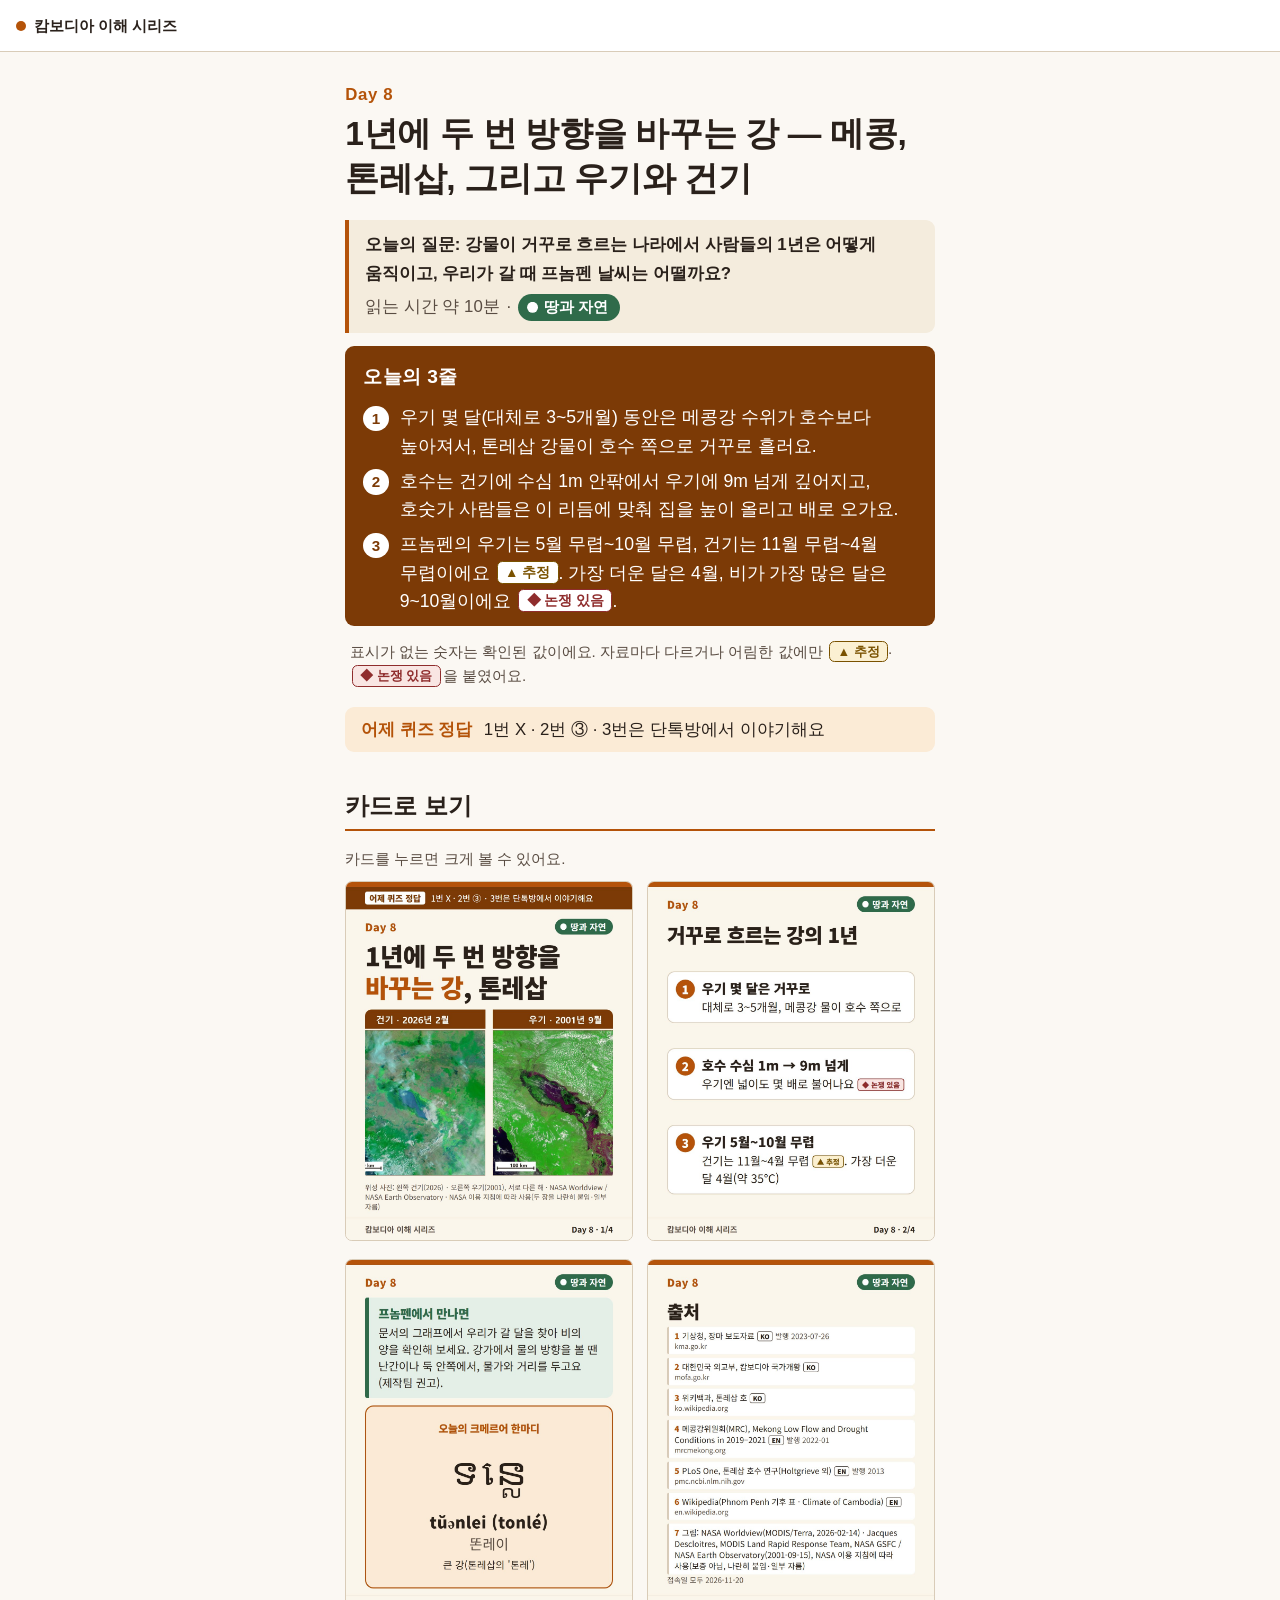
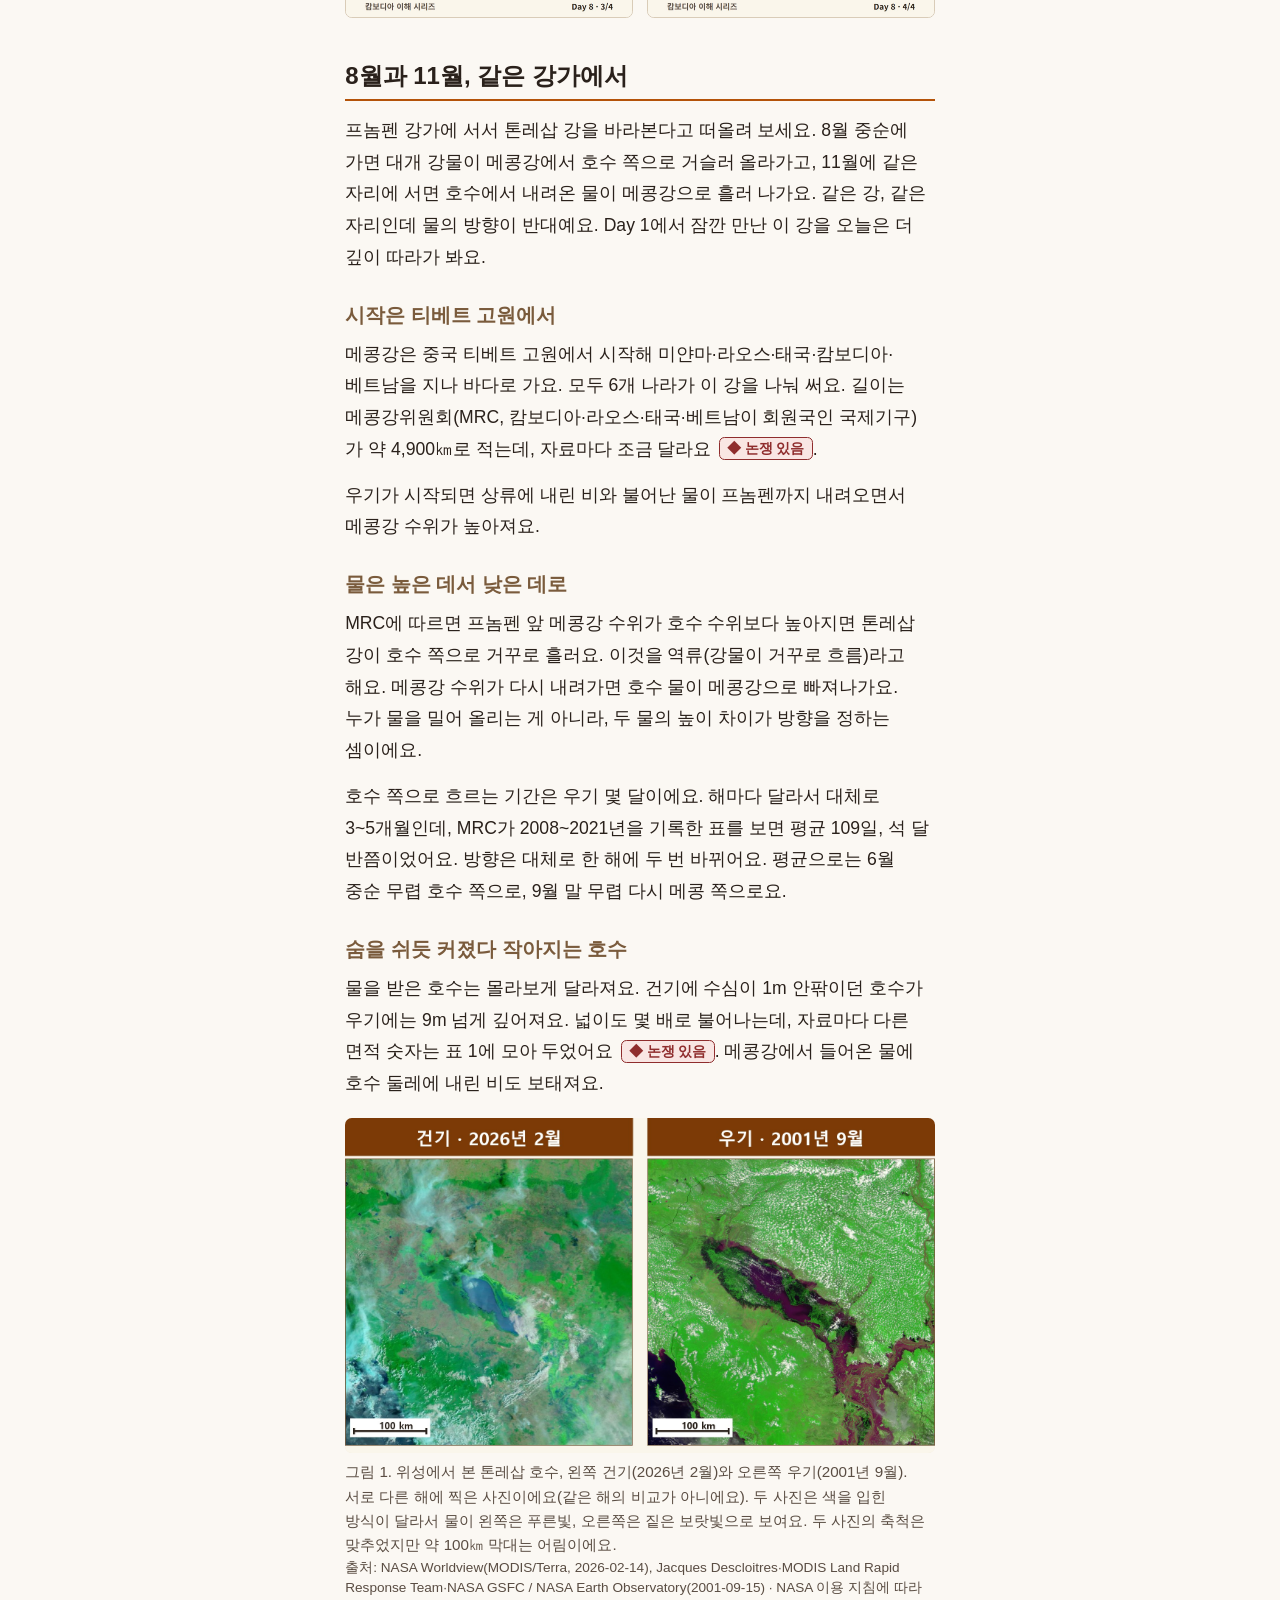
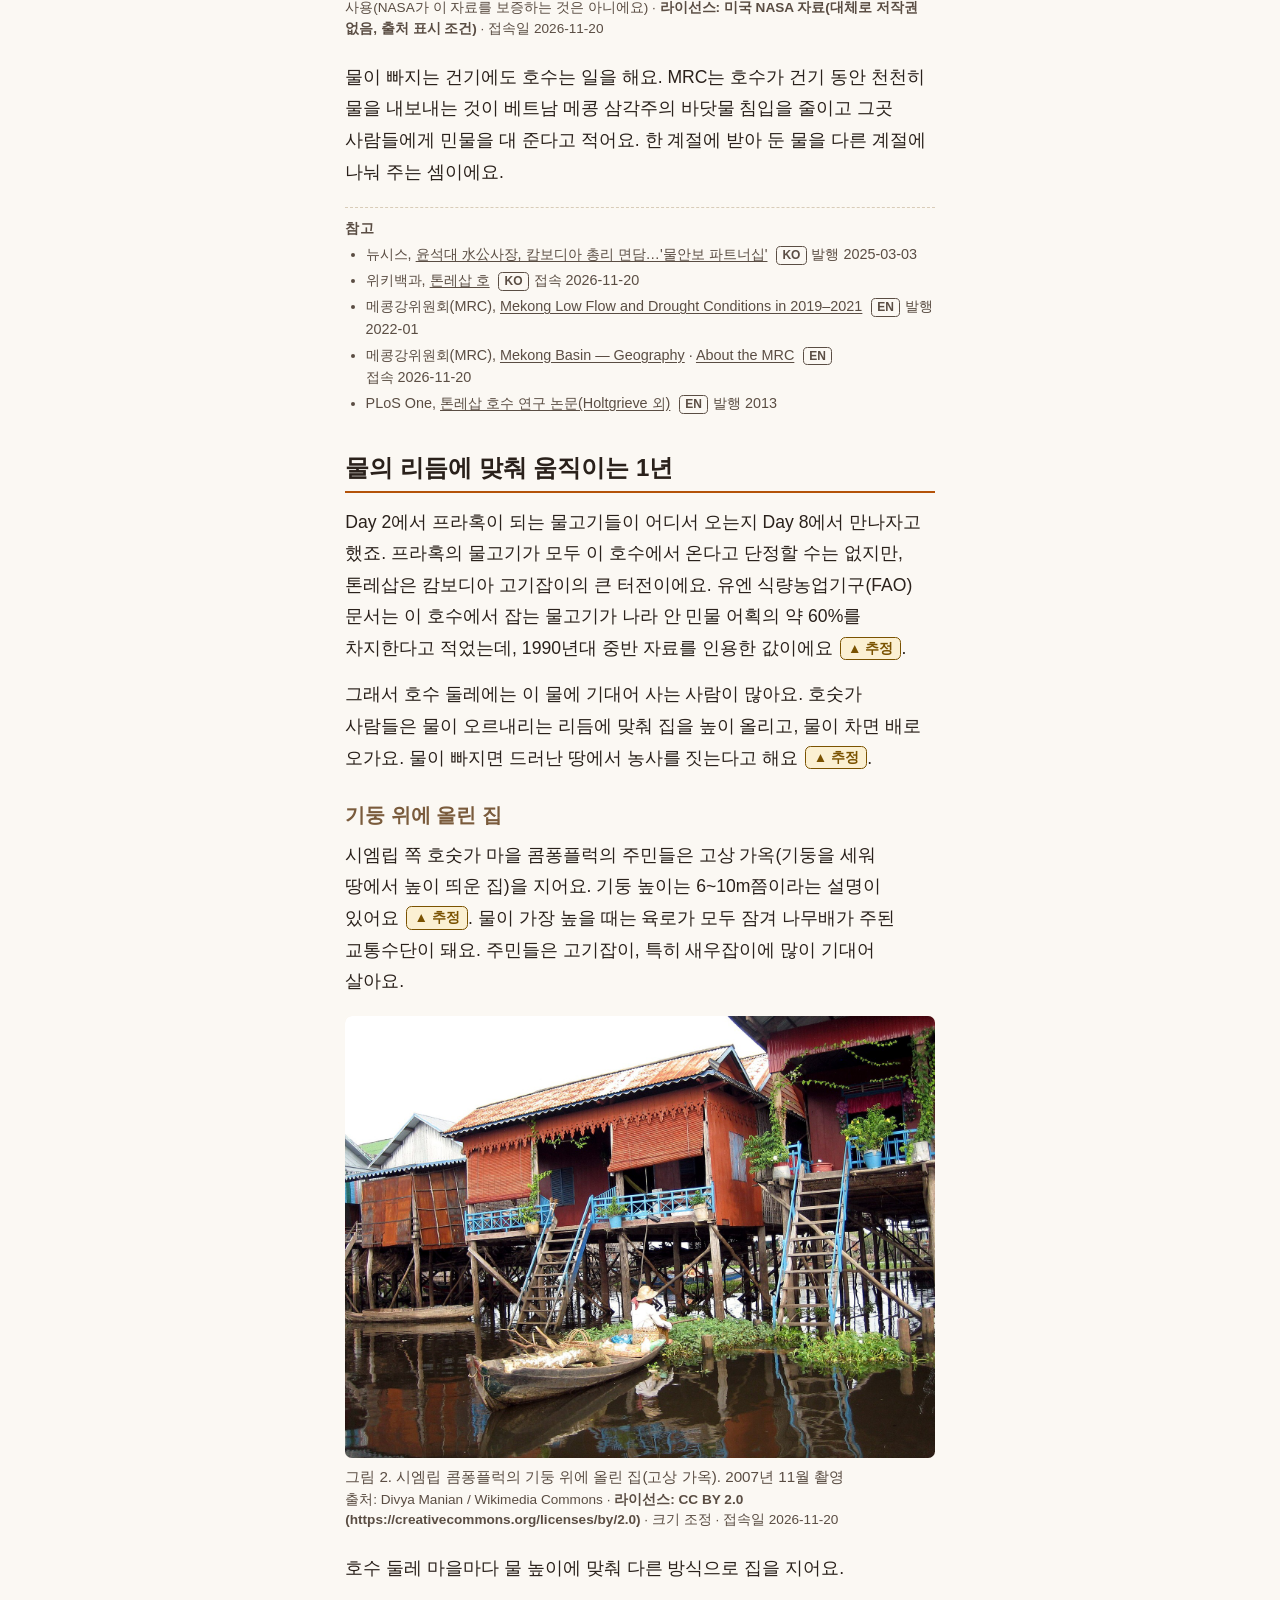
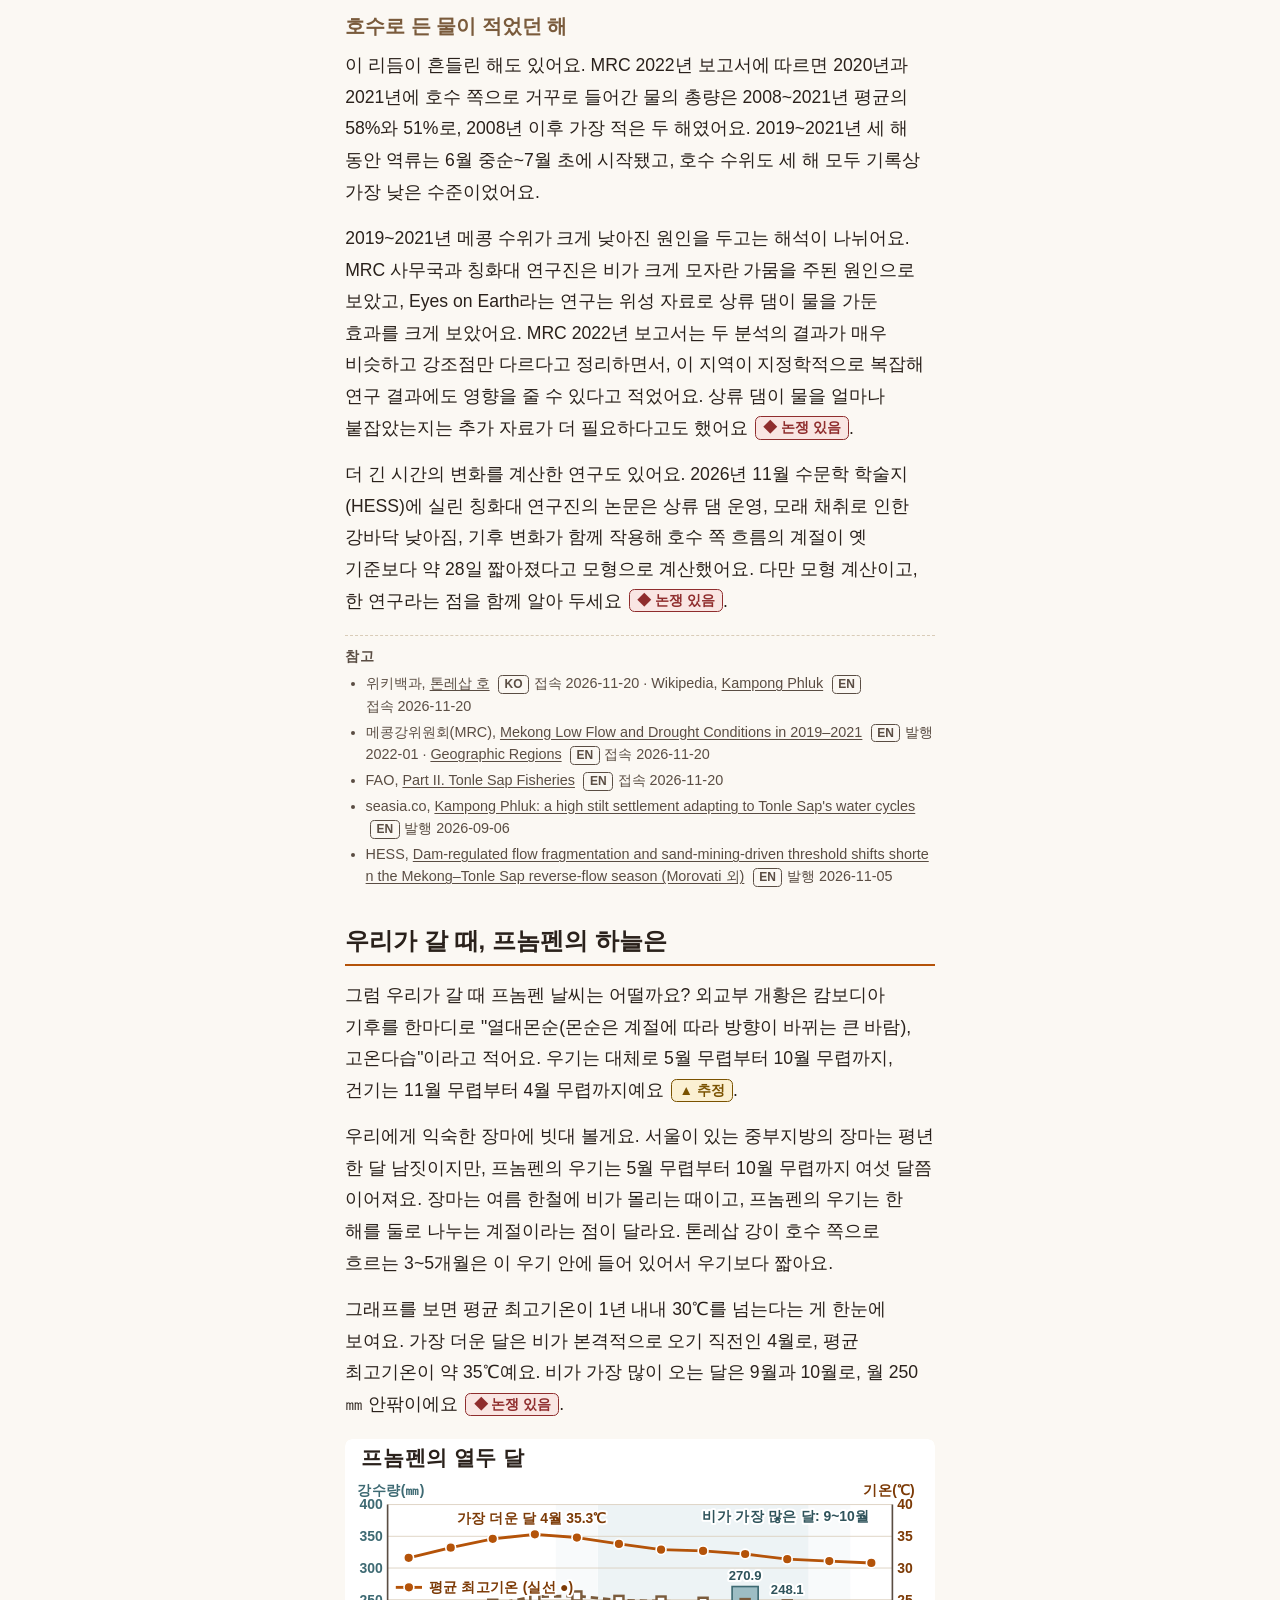
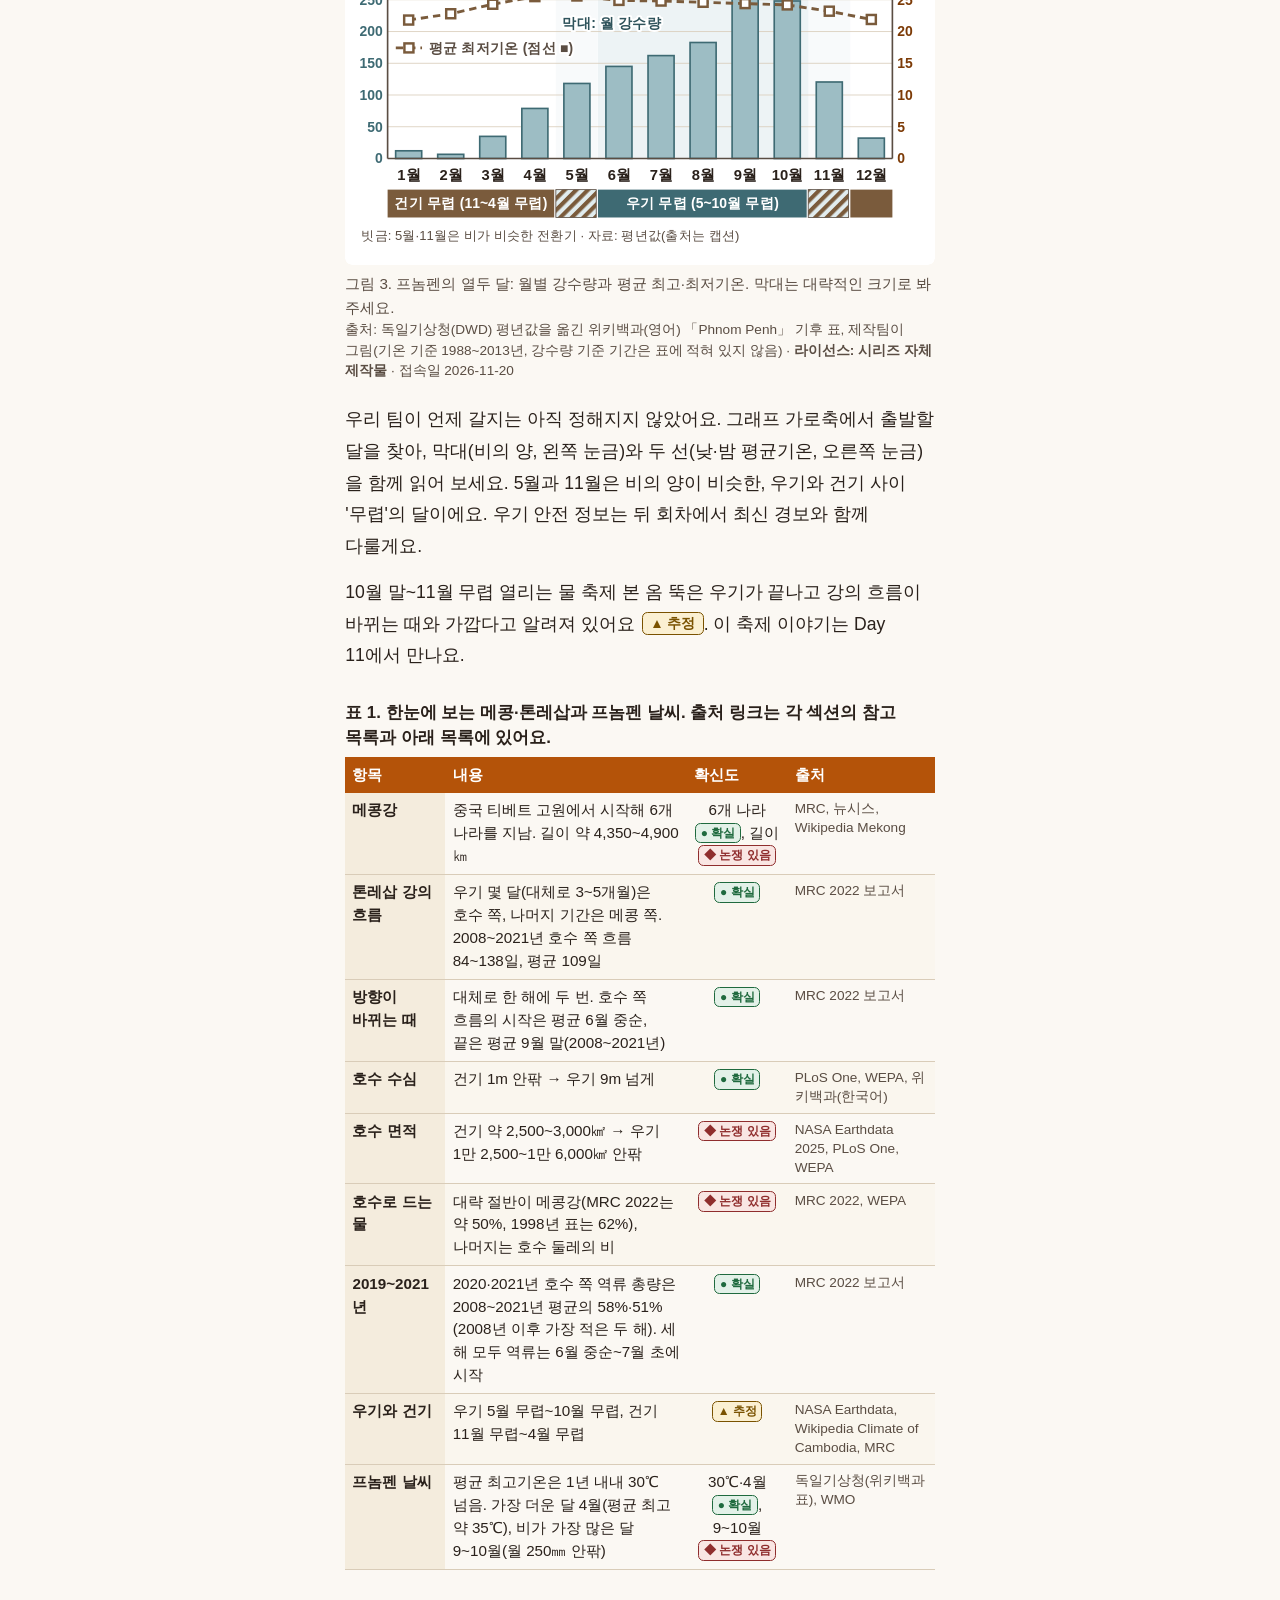
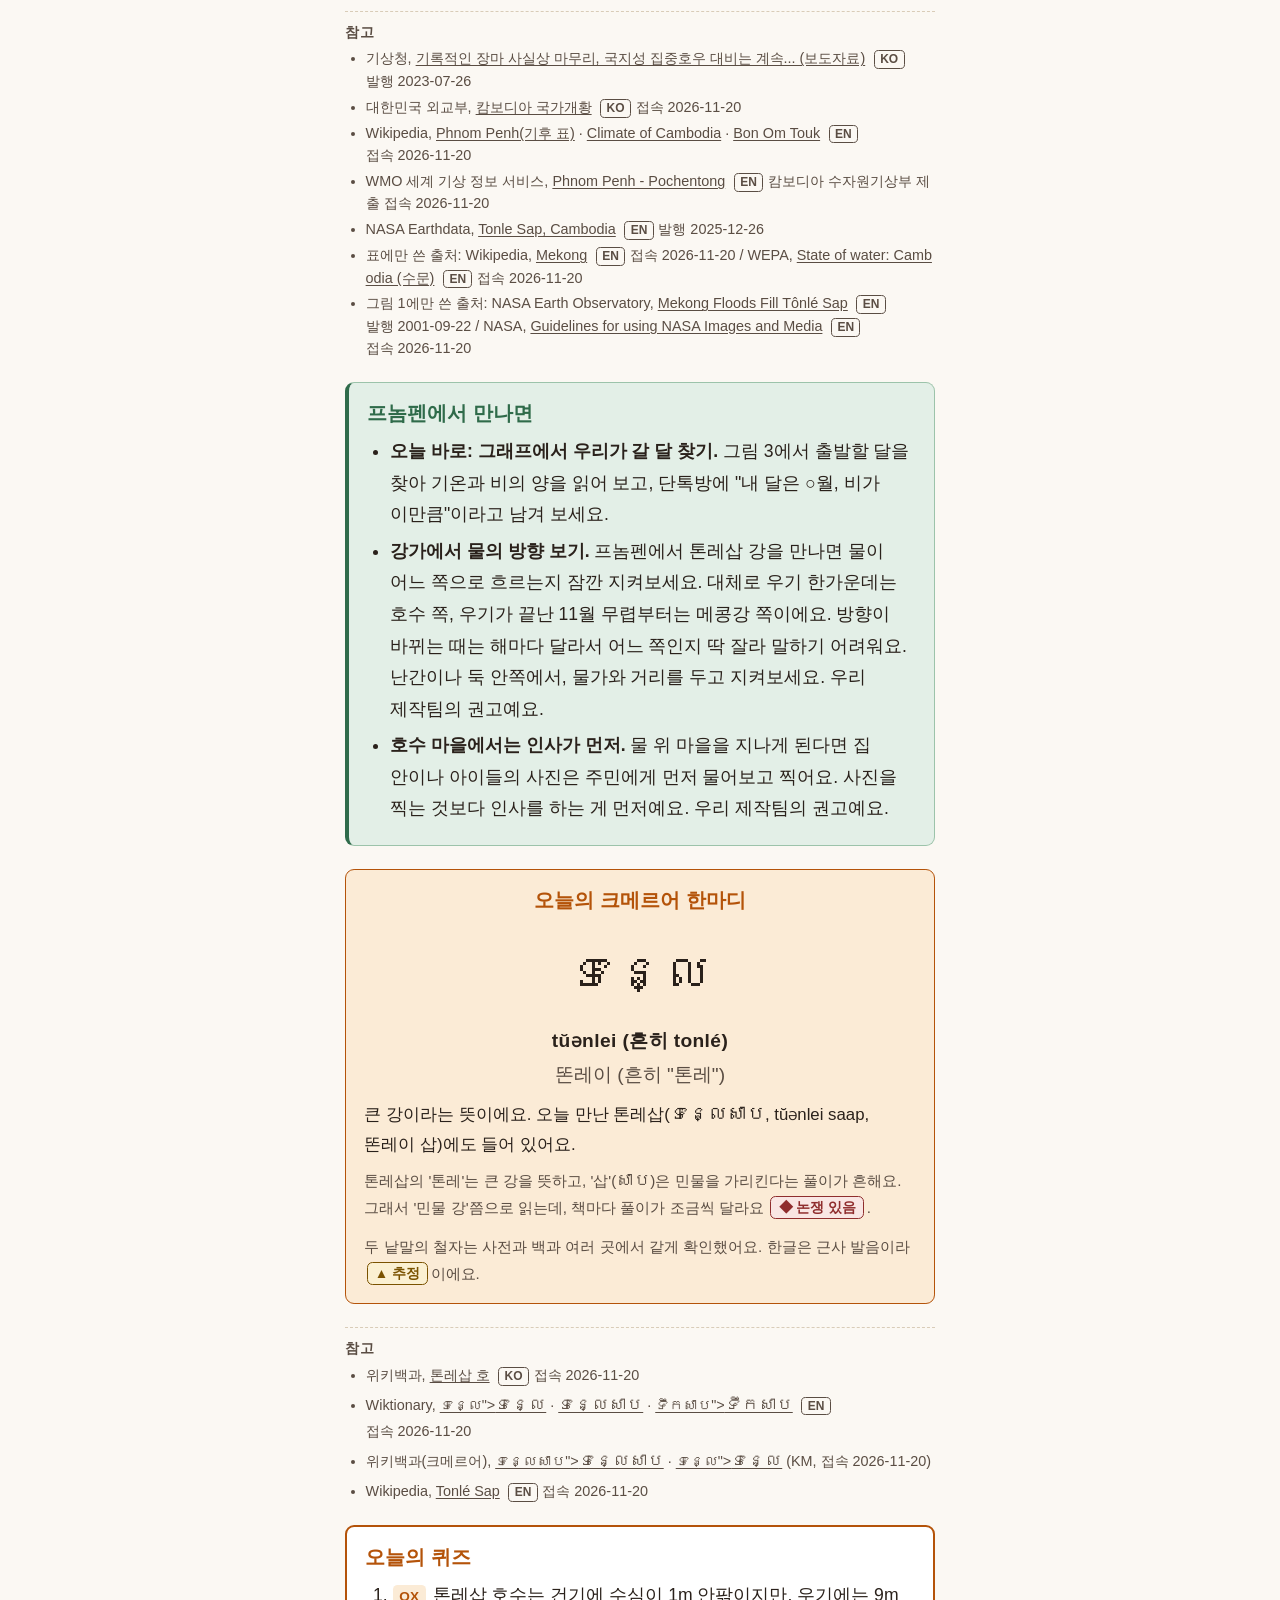
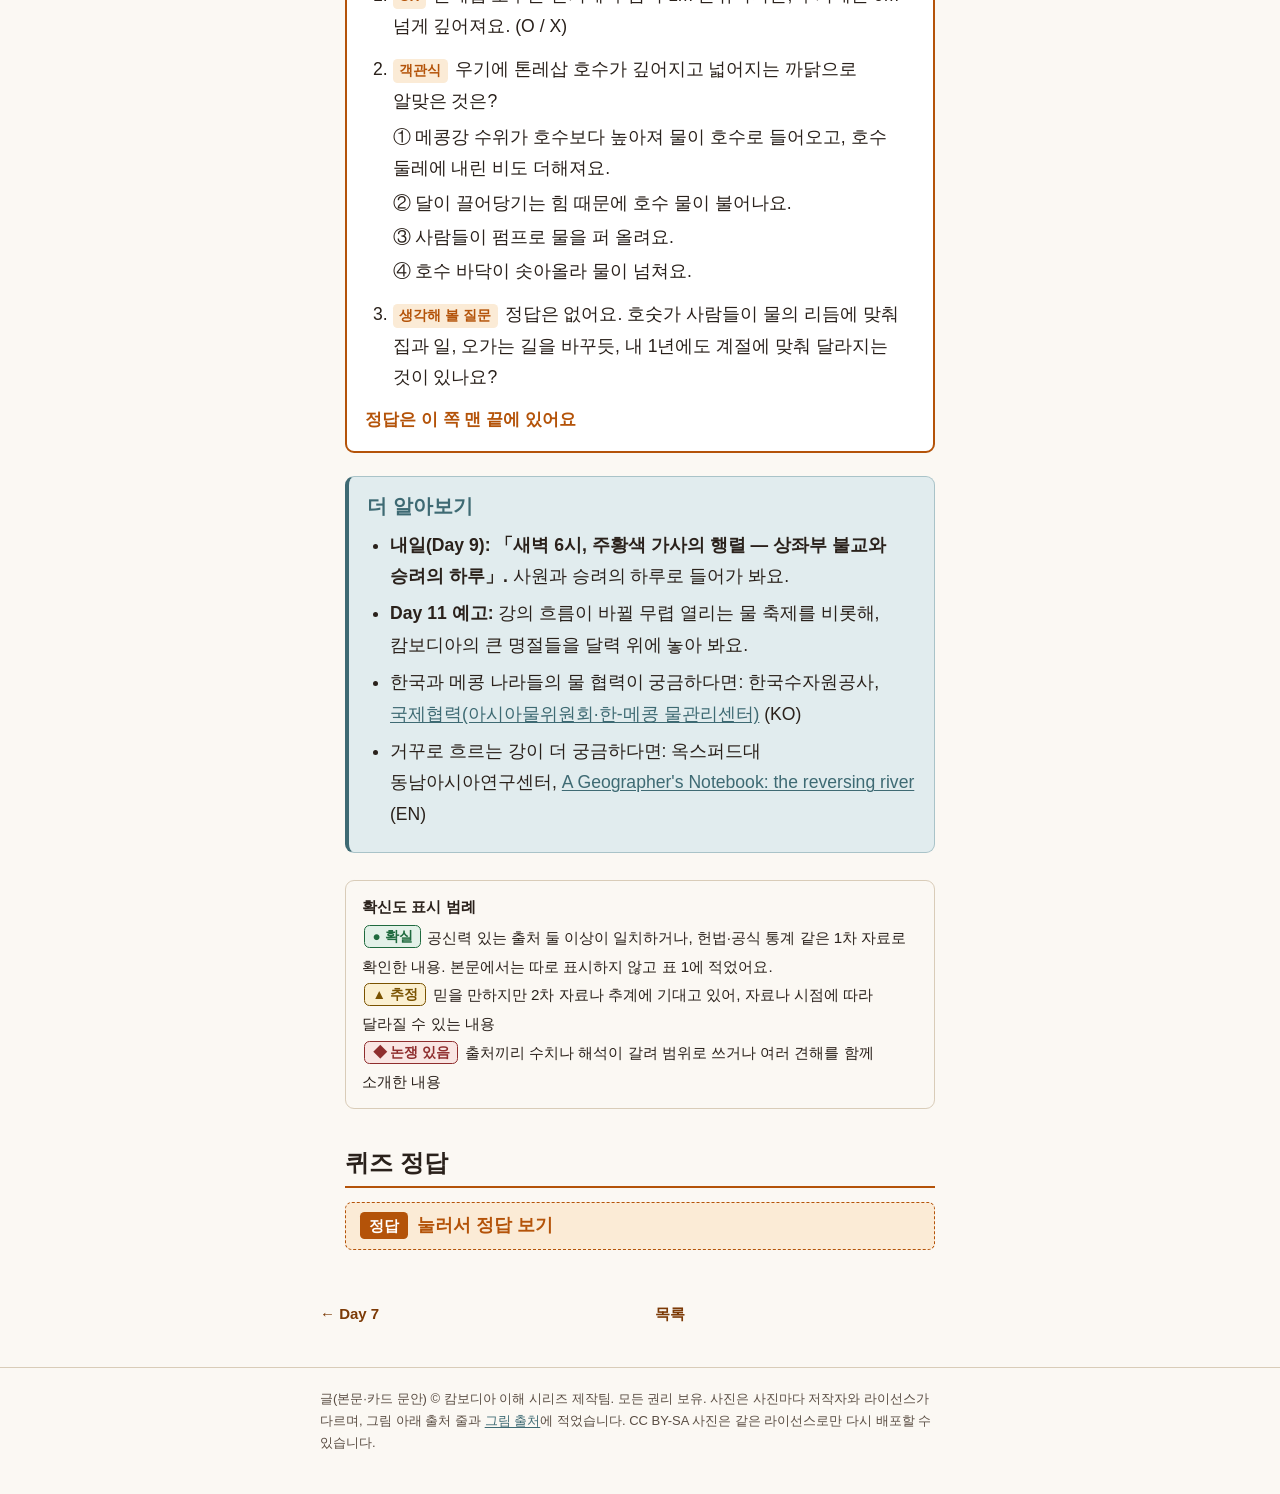
<file: day08/index.html>
<!DOCTYPE html>
<html lang="ko">
<head>
<meta charset="utf-8">
<meta name="viewport" content="width=device-width, initial-scale=1">
<meta name="robots" content="noindex, nofollow">
<title>Day 8. 1년에 두 번 방향을 바꾸는 강 | 캄보디아 이해 시리즈</title>
<meta name="description" content="강물이 거꾸로 흐르는 나라에서 사람들의 1년은 어떻게 움직이고, 우리가 갈 때 프놈펜 날씨는 어떨까요?">
<link rel="stylesheet" href="../css/doc.css">
<link rel="stylesheet" href="../css/web.css">
</head>
<body class="web">
<header class="site-head"><a href="../">캄보디아 이해 시리즈</a></header>
<main>
<article class="doc">
<h1 class="doc-title"><span class="day-no">Day 8</span>1년에 두 번 방향을 바꾸는 강 — 메콩, 톤레삽, 그리고 우기와 건기</h1>
<blockquote class="meta"><p><span class="q">오늘의 질문: 강물이 거꾸로 흐르는 나라에서 사람들의 1년은 어떻게 움직이고, 우리가 갈 때 프놈펜 날씨는 어떨까요?</span><span class="read-time">읽는 시간 약 10분</span><span class="sep">·</span><span class="tag t-land">땅과 자연</span></p></blockquote>
<section class="box summary3"><span class="summary-title">오늘의 3줄</span><ol><li>우기 몇 달(대체로 3~5개월) 동안은 메콩강 수위가 호수보다 높아져서, 톤레삽 강물이 호수 쪽으로 거꾸로 흘러요.</li><li>호수는 건기에 수심 1m 안팎에서 우기에 9m 넘게 깊어지고, 호숫가 사람들은 이 리듬에 맞춰 집을 높이 올리고 배로 오가요.</li><li>프놈펜의 우기는 5월 무렵~10월 무렵, 건기는 11월 무렵~4월 무렵이에요 <span class="nb"><span class="badge b-guess">추정</span>.</span> 가장 더운 달은 4월, 비가 가장 많은 달은 9~10월이에요 <span class="nb"><span class="badge b-dispute">논쟁 있음</span>.</span></li></ol></section>
<p class="note-confidence">표시가 없는 숫자는 확인된 값이에요. 자료마다 다르거나 어림한 값에만 <span class="nb"><span class="badge b-guess">추정</span>·</span><span class="badge b-dispute">논쟁 있음</span>을 붙였어요.</p>
<p class="prev-answer"><strong>어제 퀴즈 정답</strong> 1번 X · 2번 ③ · 3번은 단톡방에서 이야기해요</p>
<section class="web-cards" aria-label="카드">
<h2>카드로 보기</h2>
<p class="hint">카드를 누르면 크게 볼 수 있어요.</p>
<ul><li><a href="cards/card1.jpg"><img src="cards/card1.jpg" width="1080" height="1350" loading="lazy" alt="1장 표지: 1년에 두 번 방향을 바꾸는 강, 톤레삽"></a></li><li><a href="cards/card2.jpg"><img src="cards/card2.jpg" width="1080" height="1350" loading="lazy" alt="2장 핵심 3가지: 거꾸로 흐르는 강의 1년"></a></li><li><a href="cards/card3.jpg"><img src="cards/card3.jpg" width="1080" height="1350" loading="lazy" alt="3장 현장 팁: 문서의 그래프에서 우리가 갈 달을 찾아 비의 양을 확인해 보세요. 강가에서 물의 방향을 볼 땐 난간이나 둑 안쪽에서, 물가와 거리를 두고요(제작팀 권고)."></a></li><li><a href="cards/card4.jpg"><img src="cards/card4.jpg" width="1080" height="1350" loading="lazy" alt="4장 출처"></a></li></ul>
</section>
<section class="sec"><h2>8월과 11월, 같은 강가에서</h2>
<p>프놈펜 강가에 서서 톤레삽 강을 바라본다고 떠올려 보세요. 8월 중순에 가면 대개 강물이 메콩강에서 호수 쪽으로 거슬러 올라가고, 11월에 같은 자리에 서면 호수에서 내려온 물이 메콩강으로 흘러 나가요. 같은 강, 같은 자리인데 물의 방향이 반대예요. Day 1에서 잠깐 만난 이 강을 오늘은 더 깊이 따라가 봐요.</p>
<h3>시작은 티베트 고원에서</h3>
<p>메콩강은 중국 티베트 고원에서 시작해 미얀마·라오스·태국·캄보디아·베트남을 지나 바다로 가요. 모두 6개 나라가 이 강을 나눠 써요. 길이는 메콩강위원회(MRC, 캄보디아·라오스·태국·베트남이 회원국인 국제기구)가 약 4,900㎞로 적는데, 자료마다 조금 달라요 <span class="nb"><span class="badge b-dispute">논쟁 있음</span>.</span></p>
<p>우기가 시작되면 상류에 내린 비와 불어난 물이 프놈펜까지 내려오면서 메콩강 수위가 높아져요.</p>
<h3>물은 높은 데서 낮은 데로</h3>
<p>MRC에 따르면 프놈펜 앞 메콩강 수위가 호수 수위보다 높아지면 톤레삽 강이 호수 쪽으로 거꾸로 흘러요. 이것을 역류(강물이 거꾸로 흐름)라고 해요. 메콩강 수위가 다시 내려가면 호수 물이 메콩강으로 빠져나가요. 누가 물을 밀어 올리는 게 아니라, 두 물의 높이 차이가 방향을 정하는 셈이에요.</p>
<p>호수 쪽으로 흐르는 기간은 우기 몇 달이에요. 해마다 달라서 대체로 3~5개월인데, MRC가 2008~2021년을 기록한 표를 보면 평균 109일, 석 달 반쯤이었어요. 방향은 대체로 한 해에 두 번 바뀌어요. 평균으로는 6월 중순 무렵 호수 쪽으로, 9월 말 무렵 다시 메콩 쪽으로요.</p>
<h3>숨을 쉬듯 커졌다 작아지는 호수</h3>
<p>물을 받은 호수는 몰라보게 달라져요. 건기에 수심이 1m 안팎이던 호수가 우기에는 9m 넘게 깊어져요. 넓이도 몇 배로 불어나는데, 자료마다 다른 면적 숫자는 표 1에 모아 두었어요 <span class="nb"><span class="badge b-dispute">논쟁 있음</span>.</span> 메콩강에서 들어온 물에 호수 둘레에 내린 비도 보태져요.</p>
<figure class="fig"><img alt="위성에서 본 톤레삽 호수 두 장을 나란히 놓은 그림. 왼쪽은 건기(2026년 2월)로 호수가 가늘고 작은 푸른 덩어리이고, 오른쪽은 우기(2001년 9월)로 호수와 둘레 숲이 물에 잠겨 건기보다 몇 배 넓게 퍼져 있다. 두 장의 색은 합성색이라 실제 색과 다르다." src="../assets/day08/tonlesap-seasons.jpg"><figcaption>그림 1. 위성에서 본 톤레삽 호수, 왼쪽 건기(2026년 2월)와 오른쪽 우기(2001년 9월). 서로 다른 해에 찍은 사진이에요(같은 해의 비교가 아니에요). 두 사진은 색을 입힌 방식이 달라서 물이 왼쪽은 푸른빛, 오른쪽은 짙은 보랏빛으로 보여요. 두 사진의 축척은 맞추었지만 약 100㎞ 막대는 어림이에요.<span class="credit">출처: NASA Worldview(MODIS/Terra, 2026-02-14), Jacques Descloitres·MODIS Land Rapid Response Team·NASA GSFC / NASA Earth Observatory(2001-09-15) · NASA 이용 지침에 따라 사용(NASA가 이 자료를 보증하는 것은 아니에요) · <span class="license">라이선스: 미국 NASA 자료(대체로 저작권 없음, 출처 표시 조건)</span> · 접속일 2026-11-20</span></figcaption></figure>
<p>물이 빠지는 건기에도 호수는 일을 해요. MRC는 호수가 건기 동안 천천히 물을 내보내는 것이 베트남 메콩 삼각주의 바닷물 침입을 줄이고 그곳 사람들에게 민물을 대 준다고 적어요. 한 계절에 받아 둔 물을 다른 계절에 나눠 주는 셈이에요.</p>
<aside class="refs"><h4>참고</h4><ul><li>뉴시스, <a href="https://www.newsis.com/view/NISX20250303_0003084103">윤석대 水公사장, 캄보디아 총리 면담…'물안보 파트너십'</a> <span class="lang">KO</span><span class="date">발행 2025-03-03</span></li><li>위키백과, <a href="https://ko.wikipedia.org/wiki/톤레삽_호">톤레삽 호</a> <span class="lang">KO</span><span class="date">접속 2026-11-20</span></li><li>메콩강위원회(MRC), <a href="https://www.mrcmekong.org/wp-content/uploads/2024/08/Mekong-low-flow-and-drought-conditions-2019-2021.pdf">Mekong Low Flow and Drought Conditions in 2019–2021</a> <span class="lang">EN</span>발행 2022-01</li><li>메콩강위원회(MRC), <a href="https://www.mrcmekong.org/about/mekong-basin/geography/">Mekong Basin — Geography</a> · <a href="https://www.mrcmekong.org/about/mrc/">About the MRC</a> <span class="lang">EN</span><span class="date">접속 2026-11-20</span></li><li>PLoS One, <a href="https://pmc.ncbi.nlm.nih.gov/articles/PMC3742785">톤레삽 호수 연구 논문(Holtgrieve 외)</a> <span class="lang">EN</span>발행 2013</li></ul></aside>
</section>
<section class="sec"><h2>물의 리듬에 맞춰 움직이는 1년</h2>
<p>Day 2에서 프라혹이 되는 물고기들이 어디서 오는지 Day 8에서 만나자고 했죠. 프라혹의 물고기가 모두 이 호수에서 온다고 단정할 수는 없지만, 톤레삽은 캄보디아 고기잡이의 큰 터전이에요. 유엔 식량농업기구(FAO) 문서는 이 호수에서 잡는 물고기가 나라 안 민물 어획의 약 60%를 차지한다고 적었는데, 1990년대 중반 자료를 인용한 값이에요 <span class="nb"><span class="badge b-guess">추정</span>.</span></p>
<p>그래서 호수 둘레에는 이 물에 기대어 사는 사람이 많아요. 호숫가 사람들은 물이 오르내리는 리듬에 맞춰 집을 높이 올리고, 물이 차면 배로 오가요. 물이 빠지면 드러난 땅에서 농사를 짓는다고 해요 <span class="nb"><span class="badge b-guess">추정</span>.</span></p>
<h3>기둥 위에 올린 집</h3>
<p>시엠립 쪽 호숫가 마을 콤퐁플럭의 주민들은 고상 가옥(기둥을 세워 땅에서 높이 띄운 집)을 지어요. 기둥 높이는 6~10m쯤이라는 설명이 있어요 <span class="nb"><span class="badge b-guess">추정</span>.</span> 물이 가장 높을 때는 육로가 모두 잠겨 나무배가 주된 교통수단이 돼요. 주민들은 고기잡이, 특히 새우잡이에 많이 기대어 살아요.</p>
<figure class="fig"><img alt="호숫가 마을의 기둥 위에 올린 집(고상 가옥). 굵은 나무 기둥 위에 붉은 갈색 집이 높이 올려져 있고 계단이 물가로 내려온다. 앞 물 위에는 모자를 쓴 사람이 뒷모습으로 작은 나무 배에 앉아 있다." src="../assets/day08/stilt-houses.jpg"><figcaption>그림 2. 시엠립 콤퐁플럭의 기둥 위에 올린 집(고상 가옥). 2007년 11월 촬영<span class="credit">출처: Divya Manian / Wikimedia Commons · <span class="license">라이선스: CC BY 2.0 (https://creativecommons.org/licenses/by/2.0)</span> · 크기 조정 · 접속일 2026-11-20</span></figcaption></figure>
<p>호수 둘레 마을마다 물 높이에 맞춰 다른 방식으로 집을 지어요.</p>
<h3>호수로 든 물이 적었던 해</h3>
<p>이 리듬이 흔들린 해도 있어요. MRC 2022년 보고서에 따르면 2020년과 2021년에 호수 쪽으로 거꾸로 들어간 물의 총량은 2008~2021년 평균의 58%와 51%로, 2008년 이후 가장 적은 두 해였어요. 2019~2021년 세 해 동안 역류는 6월 중순~7월 초에 시작됐고, 호수 수위도 세 해 모두 기록상 가장 낮은 수준이었어요.</p>
<p>2019~2021년 메콩 수위가 크게 낮아진 원인을 두고는 해석이 나뉘어요. MRC 사무국과 칭화대 연구진은 비가 크게 모자란 가뭄을 주된 원인으로 보았고, Eyes on Earth라는 연구는 위성 자료로 상류 댐이 물을 가둔 효과를 크게 보았어요. MRC 2022년 보고서는 두 분석의 결과가 매우 비슷하고 강조점만 다르다고 정리하면서, 이 지역이 지정학적으로 복잡해 연구 결과에도 영향을 줄 수 있다고 적었어요. 상류 댐이 물을 얼마나 붙잡았는지는 추가 자료가 더 필요하다고도 했어요 <span class="nb"><span class="badge b-dispute">논쟁 있음</span>.</span></p>
<p>더 긴 시간의 변화를 계산한 연구도 있어요. 2026년 11월 수문학 학술지(HESS)에 실린 칭화대 연구진의 논문은 상류 댐 운영, 모래 채취로 인한 강바닥 낮아짐, 기후 변화가 함께 작용해 호수 쪽 흐름의 계절이 옛 기준보다 약 28일 짧아졌다고 모형으로 계산했어요. 다만 모형 계산이고, 한 연구라는 점을 함께 알아 두세요 <span class="nb"><span class="badge b-dispute">논쟁 있음</span>.</span></p>
<aside class="refs"><h4>참고</h4><ul><li>위키백과, <a href="https://ko.wikipedia.org/wiki/톤레삽_호">톤레삽 호</a> <span class="lang">KO</span><span class="date">접속 2026-11-20</span> · Wikipedia, <a href="https://en.wikipedia.org/wiki/Kampong_Phluk">Kampong Phluk</a> <span class="lang">EN</span><span class="date">접속 2026-11-20</span></li><li>메콩강위원회(MRC), <a href="https://www.mrcmekong.org/wp-content/uploads/2024/08/Mekong-low-flow-and-drought-conditions-2019-2021.pdf">Mekong Low Flow and Drought Conditions in 2019–2021</a> <span class="lang">EN</span>발행 2022-01 · <a href="https://www.mrcmekong.org/geographic-regions/">Geographic Regions</a> <span class="lang">EN</span><span class="date">접속 2026-11-20</span></li><li>FAO, <a href="https://www.fao.org/4/ab561e/ab561e07.htm">Part II. Tonle Sap Fisheries</a> <span class="lang">EN</span><span class="date">접속 2026-11-20</span></li><li>seasia.co, <a href="https://seasia.co/2026/09/06/kampong-phluk-a-high-stilt-settlement-adapting-to-tonle-saps-water-cycles">Kampong Phluk: a high stilt settlement adapting to Tonle Sap's water cycles</a> <span class="lang">EN</span><span class="date">발행 2026-09-06</span></li><li>HESS, <a href="https://hess.copernicus.org/articles/30/6821/2026/">Dam-regulated flow fragmentation and sand-mining-driven threshold shifts shorten the Mekong–Tonle Sap reverse-flow season (Morovati 외)</a> <span class="lang">EN</span><span class="date">발행 2026-11-05</span></li></ul></aside>
</section>
<section class="sec"><h2>우리가 갈 때, 프놈펜의 하늘은</h2>
<p>그럼 우리가 갈 때 프놈펜 날씨는 어떨까요? 외교부 개황은 캄보디아 기후를 한마디로 "열대몬순(몬순은 계절에 따라 방향이 바뀌는 큰 바람), 고온다습"이라고 적어요. 우기는 대체로 5월 무렵부터 10월 무렵까지, 건기는 11월 무렵부터 4월 무렵까지예요 <span class="nb"><span class="badge b-guess">추정</span>.</span></p>
<p>우리에게 익숙한 장마에 빗대 볼게요. 서울이 있는 중부지방의 장마는 평년 한 달 남짓이지만, 프놈펜의 우기는 5월 무렵부터 10월 무렵까지 여섯 달쯤 이어져요. 장마는 여름 한철에 비가 몰리는 때이고, 프놈펜의 우기는 한 해를 둘로 나누는 계절이라는 점이 달라요. 톤레삽 강이 호수 쪽으로 흐르는 3~5개월은 이 우기 안에 들어 있어서 우기보다 짧아요.</p>
<p>그래프를 보면 평균 최고기온이 1년 내내 30℃를 넘는다는 게 한눈에 보여요. 가장 더운 달은 비가 본격적으로 오기 직전인 4월로, 평균 최고기온이 약 35℃예요. 비가 가장 많이 오는 달은 9월과 10월로, 월 250㎜ 안팎이에요 <span class="nb"><span class="badge b-dispute">논쟁 있음</span>.</span></p>
<figure class="fig"><img alt="프놈펜의 1~12월 강수량 막대와 평균 최고·최저기온 선 그래프. 비는 5월 무렵부터 10월 무렵까지 많이 오고, 9월(약 271㎜)과 10월(약 248㎜)에 가장 많다. 1~4월과 11~12월은 건기 무렵으로 월 강수량이 120㎜ 이하다. 평균 최고기온은 4월에 35.3℃로 가장 높고 1년 내내 31~35℃ 사이다. 평균 최저기온은 22~26℃ 사이다." src="../assets/day08/climate-phnompenh.svg"><figcaption>그림 3. 프놈펜의 열두 달: 월별 강수량과 평균 최고·최저기온. 막대는 대략적인 크기로 봐 주세요.<span class="credit">출처: 독일기상청(DWD) 평년값을 옮긴 위키백과(영어) 「Phnom Penh」 기후 표, 제작팀이 그림(기온 기준 1988~2013년, 강수량 기준 기간은 표에 적혀 있지 않음) · <span class="license">라이선스: 시리즈 자체 제작물</span> · 접속일 2026-11-20</span></figcaption></figure>
<p>우리 팀이 언제 갈지는 아직 정해지지 않았어요. 그래프 가로축에서 출발할 달을 찾아, 막대(비의 양, 왼쪽 눈금)와 두 선(낮·밤 평균기온, 오른쪽 눈금)을 함께 읽어 보세요. 5월과 11월은 비의 양이 비슷한, 우기와 건기 사이 '무렵'의 달이에요. 우기 안전 정보는 뒤 회차에서 최신 경보와 함께 다룰게요.</p>
<p>10월 말~11월 무렵 열리는 물 축제 본 옴 뚝은 우기가 끝나고 강의 흐름이 바뀌는 때와 가깝다고 알려져 있어요 <span class="nb"><span class="badge b-guess">추정</span>.</span> 이 축제 이야기는 Day 11에서 만나요.</p>
<div class="table-scroll"><table class="data facts"><caption>표 1. 한눈에 보는 메콩·톤레삽과 프놈펜 날씨. 출처 링크는 각 섹션의 참고 목록과 아래 목록에 있어요.</caption><colgroup><col class="c-item"><col class="c-body"><col class="c-conf"><col class="c-src"></colgroup><thead><tr><th>항목</th><th>내용</th><th>확신도</th><th>출처</th></tr></thead><tbody><tr><th scope="row">메콩강</th><td>중국 티베트 고원에서 시작해 6개 나라를 지남. 길이 약 4,350~4,900㎞</td><td class="conf">6개 나라 <span class="nb"><span class="badge b-sure">확실</span>,</span> 길이 <span class="badge b-dispute">논쟁 있음</span></td><td class="src">MRC, 뉴시스, Wikipedia Mekong</td></tr><tr><th scope="row">톤레삽 강의 흐름</th><td>우기 몇 달(대체로 3~5개월)은 호수 쪽, 나머지 기간은 메콩 쪽. 2008~2021년 호수 쪽 흐름 84~138일, 평균 109일</td><td class="conf"><span class="badge b-sure">확실</span></td><td class="src">MRC 2022 보고서</td></tr><tr><th scope="row">방향이 바뀌는 때</th><td>대체로 한 해에 두 번. 호수 쪽 흐름의 시작은 평균 6월 중순, 끝은 평균 9월 말(2008~2021년)</td><td class="conf"><span class="badge b-sure">확실</span></td><td class="src">MRC 2022 보고서</td></tr><tr><th scope="row">호수 수심</th><td>건기 1m 안팎 → 우기 9m 넘게</td><td class="conf"><span class="badge b-sure">확실</span></td><td class="src">PLoS One, WEPA, 위키백과(한국어)</td></tr><tr><th scope="row">호수 면적</th><td>건기 약 2,500~3,000㎢ → 우기 1만 2,500~1만 6,000㎢ 안팎</td><td class="conf"><span class="badge b-dispute">논쟁 있음</span></td><td class="src">NASA Earthdata 2025, PLoS One, WEPA</td></tr><tr><th scope="row">호수로 드는 물</th><td>대략 절반이 메콩강(MRC 2022는 약 50%, 1998년 표는 62%), 나머지는 호수 둘레의 비</td><td class="conf"><span class="badge b-dispute">논쟁 있음</span></td><td class="src">MRC 2022, WEPA</td></tr><tr><th scope="row">2019~2021년</th><td>2020·2021년 호수 쪽 역류 총량은 2008~2021년 평균의 58%·51%(2008년 이후 가장 적은 두 해). 세 해 모두 역류는 6월 중순~7월 초에 시작</td><td class="conf"><span class="badge b-sure">확실</span></td><td class="src">MRC 2022 보고서</td></tr><tr><th scope="row">우기와 건기</th><td>우기 5월 무렵~10월 무렵, 건기 11월 무렵~4월 무렵</td><td class="conf"><span class="badge b-guess">추정</span></td><td class="src">NASA Earthdata, Wikipedia Climate of Cambodia, MRC</td></tr><tr><th scope="row">프놈펜 날씨</th><td>평균 최고기온은 1년 내내 30℃ 넘음. 가장 더운 달 4월(평균 최고 약 35℃), 비가 가장 많은 달 9~10월(월 250㎜ 안팎)</td><td class="conf">30℃·4월 <span class="nb"><span class="badge b-sure">확실</span>,</span> 9~10월 <span class="badge b-dispute">논쟁 있음</span></td><td class="src">독일기상청(위키백과 표), WMO</td></tr></tbody></table></div>
<aside class="refs"><h4>참고</h4><ul><li>기상청, <a href="https://www.kma.go.kr/kma/flexer/html/press2/2023/07/26/ATC202307261221103_869559a7-e476-49f2-adde-f3c5f9ae539a.hwp.files/Sections1.html">기록적인 장마 사실상 마무리, 국지성 집중호우 대비는 계속... (보도자료)</a> <span class="lang">KO</span><span class="date">발행 2023-07-26</span></li><li>대한민국 외교부, <a href="https://www.mofa.go.kr/www/nation/m_3458/view.do?seq=29">캄보디아 국가개황</a> <span class="lang">KO</span><span class="date">접속 2026-11-20</span></li><li>Wikipedia, <a href="https://en.wikipedia.org/wiki/Phnom_Penh">Phnom Penh(기후 표)</a> · <a href="https://en.wikipedia.org/wiki/Climate_of_Cambodia">Climate of Cambodia</a> · <a href="https://en.wikipedia.org/wiki/Bon_Om_Touk">Bon Om Touk</a> <span class="lang">EN</span><span class="date">접속 2026-11-20</span></li><li>WMO 세계 기상 정보 서비스, <a href="https://worldweather.wmo.int/en/city.html?cityId=348">Phnom Penh - Pochentong</a> <span class="lang">EN</span>캄보디아 수자원기상부 제출 <span class="date">접속 2026-11-20</span></li><li>NASA Earthdata, <a href="https://www.earthdata.nasa.gov/news/worldview-image-archive/tonle-sap-cambodia">Tonle Sap, Cambodia</a> <span class="lang">EN</span><span class="date">발행 2025-12-26</span></li><li>표에만 쓴 출처: Wikipedia, <a href="https://en.wikipedia.org/wiki/Mekong">Mekong</a> <span class="lang">EN</span><span class="date">접속 2026-11-20</span> / WEPA, <a href="https://wepa-db.net/archive/policies/state/cambodia/overview1_4.htm">State of water: Cambodia (수문)</a> <span class="lang">EN</span><span class="date">접속 2026-11-20</span></li><li>그림 1에만 쓴 출처: NASA Earth Observatory, <a href="https://science.nasa.gov/earth/earth-observatory/mekong-floods-fill-tonle-sap-1778">Mekong Floods Fill Tônlé Sap</a> <span class="lang">EN</span><span class="date">발행 2001-09-22</span> / NASA, <a href="https://www.nasa.gov/nasa-brand-center/images-and-media/">Guidelines for using NASA Images and Media</a> <span class="lang">EN</span><span class="date">접속 2026-11-20</span></li></ul></aside>
</section>
<div class="box meet"><h2>프놈펜에서 만나면</h2>
<ul><li><strong>오늘 바로: 그래프에서 우리가 갈 달 찾기.</strong> 그림 3에서 출발할 달을 찾아 기온과 비의 양을 읽어 보고, 단톡방에 "내 달은 ○월, 비가 이만큼"이라고 남겨 보세요.</li><li><strong>강가에서 물의 방향 보기.</strong> 프놈펜에서 톤레삽 강을 만나면 물이 어느 쪽으로 흐르는지 잠깐 지켜보세요. 대체로 우기 한가운데는 호수 쪽, 우기가 끝난 11월 무렵부터는 메콩강 쪽이에요. 방향이 바뀌는 때는 해마다 달라서 어느 쪽인지 딱 잘라 말하기 어려워요. 난간이나 둑 안쪽에서, 물가와 거리를 두고 지켜보세요. 우리 제작팀의 권고예요.</li><li><strong>호수 마을에서는 인사가 먼저.</strong> 물 위 마을을 지나게 된다면 집 안이나 아이들의 사진은 주민에게 먼저 물어보고 찍어요. 사진을 찍는 것보다 인사를 하는 게 먼저예요. 우리 제작팀의 권고예요.</li></ul>
</div>
<div class="box khmer">
<h2>오늘의 크메르어 한마디</h2>
<p class="km-big km" lang="km">ទន្លេ</p>
<p class="roman">tŭənlei (흔히 tonlé)</p>
<p class="hangul">똔레이 (흔히 "톤레")</p>
<p class="mean">큰 강이라는 뜻이에요. 오늘 만난 톤레삽(<span class="km" lang="km">ទន្លេសាប</span>, tŭənlei saap, 똔레이 삽)에도 들어 있어요.</p>
<p class="note">톤레삽의 '톤레'는 큰 강을 뜻하고, '삽'(<span class="km" lang="km">សាប</span>)은 민물을 가리킨다는 풀이가 흔해요. 그래서 '민물 강'쯤으로 읽는데, 책마다 풀이가 조금씩 달라요 <span class="badge b-dispute">논쟁 있음</span>.</p>
<p class="note">두 낱말의 철자는 사전과 백과 여러 곳에서 같게 확인했어요. 한글은 근사 발음이라 <span class="badge b-guess">추정</span>이에요.</p>
</div>
<aside class="refs"><h4>참고</h4><ul><li>위키백과, <a href="https://ko.wikipedia.org/wiki/톤레삽_호">톤레삽 호</a> <span class="lang">KO</span><span class="date">접속 2026-11-20</span></li><li>Wiktionary, <a href="https://en.wiktionary.org/wiki/<span class="km" lang="km">ទន្លេ</span>"><span class="km" lang="km">ទន្លេ</span></a> · <a href="https://en.wiktionary.org/wiki/%E1%9E%91%E1%9E%93%E1%9F%92%E1%9E%9B%E1%9F%81%E1%9E%9F%E1%9E%B6%E1%9E%94"><span class="km" lang="km">ទន្លេសាប</span></a> · <a href="https://en.wiktionary.org/wiki/<span class="km" lang="km">ទឹកសាប</span>"><span class="km" lang="km">ទឹកសាប</span></a> <span class="lang">EN</span><span class="date">접속 2026-11-20</span></li><li>위키백과(크메르어), <a href="https://km.wikipedia.org/wiki/<span class="km" lang="km">ទន្លេសាប</span>"><span class="km" lang="km">ទន្លេសាប</span></a> · <a href="https://km.wikipedia.org/wiki/<span class="km" lang="km">ទន្លេ</span>"><span class="km" lang="km">ទន្លេ</span></a> (KM, 접속 2026-11-20)</li><li>Wikipedia, <a href="https://en.wikipedia.org/wiki/Tonl%C3%A9_Sap">Tonlé Sap</a> <span class="lang">EN</span><span class="date">접속 2026-11-20</span></li></ul></aside>
<div class="box quiz">
<h2>오늘의 퀴즈</h2>
<ol class="q-list">
<li><span class="q-type">OX</span>톤레삽 호수는 건기에 수심이 1m 안팎이지만, 우기에는 9m 넘게 깊어져요. (O / X)</li>
<li><span class="q-type">객관식</span>우기에 톤레삽 호수가 깊어지고 넓어지는 까닭으로 알맞은 것은?
<ul class="choices">
<li>① 메콩강 수위가 호수보다 높아져 물이 호수로 들어오고, 호수 둘레에 내린 비도 더해져요.</li>
<li>② 달이 끌어당기는 힘 때문에 호수 물이 불어나요.</li>
<li>③ 사람들이 펌프로 물을 퍼 올려요.</li>
<li>④ 호수 바닥이 솟아올라 물이 넘쳐요.</li>
</ul>
</li>
<li><span class="q-type">생각해 볼 질문</span>정답은 없어요. 호숫가 사람들이 물의 리듬에 맞춰 집과 일, 오가는 길을 바꾸듯, 내 1년에도 계절에 맞춰 달라지는 것이 있나요?</li>
</ol>
<p class="answer-pointer">정답은 이 쪽 맨 끝에 있어요</p>
</div>
<div class="box more"><h2>더 알아보기</h2>
<ul><li><strong>내일(Day 9): 「새벽 6시, 주황색 가사의 행렬 — 상좌부 불교와 승려의 하루」.</strong> 사원과 승려의 하루로 들어가 봐요.</li><li><strong>Day 11 예고:</strong> 강의 흐름이 바뀔 무렵 열리는 물 축제를 비롯해, 캄보디아의 큰 명절들을 달력 위에 놓아 봐요.</li><li>한국과 메콩 나라들의 물 협력이 궁금하다면: 한국수자원공사, <a href="https://www.kwater.or.kr/busi/water03/industry02Page.do?s_mid=1825">국제협력(아시아물위원회·한-메콩 물관리센터)</a> (KO)</li><li>거꾸로 흐르는 강이 더 궁금하다면: 옥스퍼드대 동남아시아연구센터, <a href="https://www.sasc.ox.ac.uk/node/616216">A Geographer's Notebook: the reversing river</a> (EN)</li></ul>
</div>
<div class="legend"><h4>확신도 표시 범례</h4>
<ul><li><span class="badge b-sure">확실</span> 공신력 있는 출처 둘 이상이 일치하거나, 헌법·공식 통계 같은 1차 자료로 확인한 내용. 본문에서는 따로 표시하지 않고 표 1에 적었어요.</li><li><span class="badge b-guess">추정</span> 믿을 만하지만 2차 자료나 추계에 기대고 있어, 자료나 시점에 따라 달라질 수 있는 내용</li><li><span class="badge b-dispute">논쟁 있음</span> 출처끼리 수치나 해석이 갈려 범위로 쓰거나 여러 견해를 함께 소개한 내용</li></ul>
</div>
<section class="sec answers"><h2>퀴즈 정답</h2><details class="answer"><summary>눌러서 정답 보기</summary><div class="answer-body">
<p><strong>1번 O.</strong> 건기에 수심이 1m 안팎이던 호수가 우기에는 9m 넘게 깊어져요. 「숨을 쉬듯 커졌다 작아지는 호수」 대목에 나와요.</p>
<p><strong>2번 ①.</strong> 누가 물을 밀어 올리는 게 아니라 메콩강과 호수의 높이 차이가 방향을 정해요. 「물은 높은 데서 낮은 데로」 대목에 나와요. 호수 둘레에 내린 비도 물을 보태요(「숨을 쉬듯 커졌다 작아지는 호수」). 처음엔 '왜 거꾸로?' 싶은 게 당연해요.</p>
<p><strong>3번 정답 없음.</strong> 장마철이면 우산을 챙기고, 겨울이면 옷장을 바꾸는 것처럼 우리도 계절에 맞춰 사는 부분이 있어요. 짧게 한 줄, 이모티콘 하나로 답해도 좋아요. 단톡방에서 이야기해 봐요.</p>
</div></details></section>
</article>
<nav class="day-nav"><a class="prev" href="../day07/">← Day 7</a><a href="../">목록</a><span></span></nav>
</main>
<footer class="site-foot"><p>글(본문·카드 문안) © 캄보디아 이해 시리즈 제작팀. 모든 권리 보유. 사진은 사진마다 저작자와 라이선스가 다르며, 그림 아래 출처 줄과 <a href="../credits.html">그림 출처</a>에 적었습니다. CC BY-SA 사진은 같은 라이선스로만 다시 배포할 수 있습니다.</p></footer>
</body>
</html>
</file>
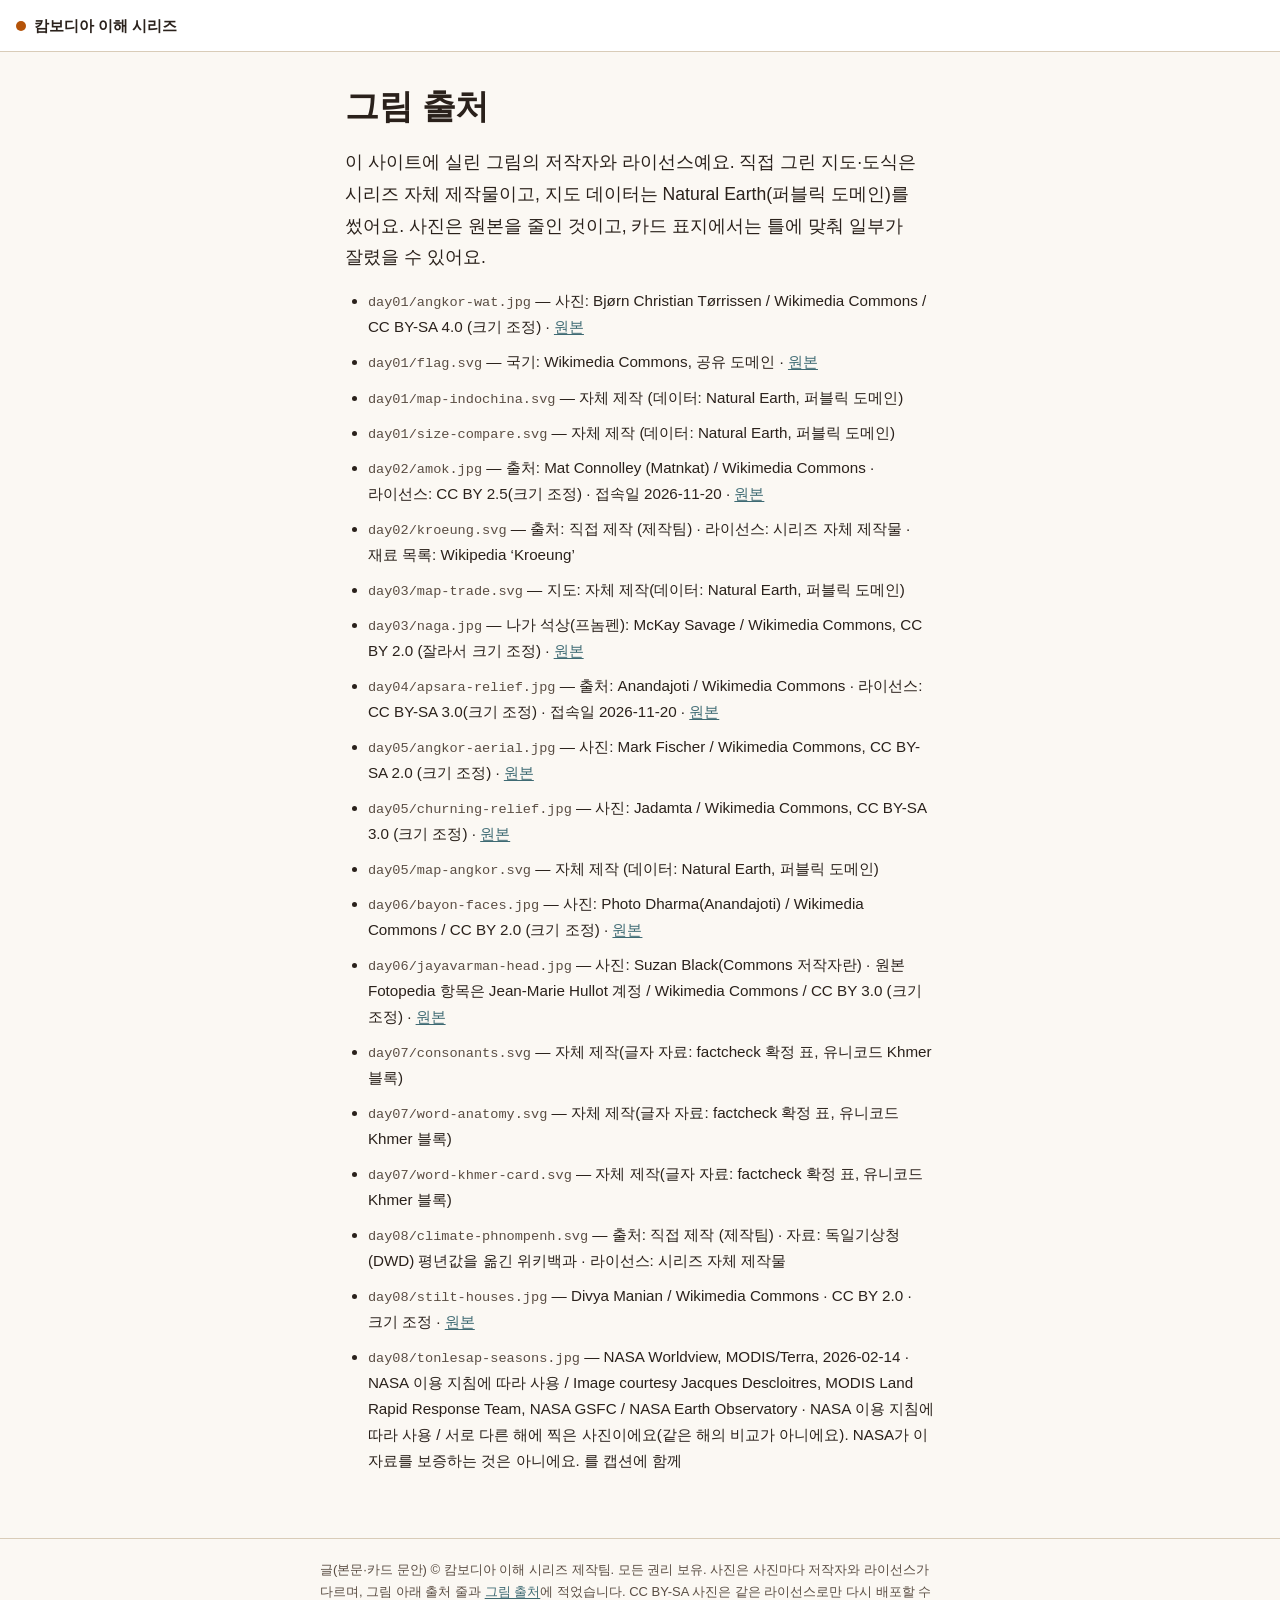
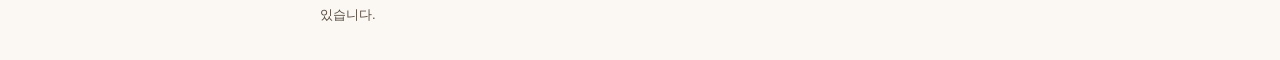
<file: credits.html>
<!DOCTYPE html>
<html lang="ko">
<head>
<meta charset="utf-8">
<meta name="viewport" content="width=device-width, initial-scale=1">
<meta name="robots" content="noindex, nofollow">
<title>그림 출처 | 캄보디아 이해 시리즈</title>
<meta name="description" content="">
<link rel="stylesheet" href="css/doc.css">
<link rel="stylesheet" href="css/web.css">
</head>
<body class="web">
<header class="site-head"><a href="">캄보디아 이해 시리즈</a></header>
<main>
<article class="doc">
<h1 class="doc-title site-title">그림 출처</h1>
<p>이 사이트에 실린 그림의 저작자와 라이선스예요. 직접 그린 지도·도식은 시리즈 자체 제작물이고, 지도 데이터는 Natural Earth(퍼블릭 도메인)를 썼어요. 사진은 원본을 줄인 것이고, 카드 표지에서는 틀에 맞춰 일부가 잘렸을 수 있어요.</p>
<ul class="credit-list"><li><code>day01/angkor-wat.jpg</code> — 사진: Bjørn Christian Tørrissen / Wikimedia Commons / CC BY-SA 4.0 (크기 조정) · <a href="https://commons.wikimedia.org/wiki/File:Angkor_Wat.jpg">원본</a></li><li><code>day01/flag.svg</code> — 국기: Wikimedia Commons, 공유 도메인 · <a href="https://commons.wikimedia.org/wiki/File:Flag_of_Cambodia.svg">원본</a></li><li><code>day01/map-indochina.svg</code> — 자체 제작 (데이터: Natural Earth, 퍼블릭 도메인)</li><li><code>day01/size-compare.svg</code> — 자체 제작 (데이터: Natural Earth, 퍼블릭 도메인)</li><li><code>day02/amok.jpg</code> — 출처: Mat Connolley (Matnkat) / Wikimedia Commons · 라이선스: CC BY 2.5(크기 조정) · 접속일 2026-11-20 · <a href="https://commons.wikimedia.org/wiki/File:Amok_Cambodian_curry.jpg">원본</a></li><li><code>day02/kroeung.svg</code> — 출처: 직접 제작 (제작팀) · 라이선스: 시리즈 자체 제작물 · 재료 목록: Wikipedia ‘Kroeung’</li><li><code>day03/map-trade.svg</code> — 지도: 자체 제작(데이터: Natural Earth, 퍼블릭 도메인)</li><li><code>day03/naga.jpg</code> — 나가 석상(프놈펜): McKay Savage / Wikimedia Commons, CC BY 2.0 (잘라서 크기 조정) · <a href="https://commons.wikimedia.org/wiki/File:Cambodia_08_-_023_-_Naga_statue_in_Phnom_Penh_(3198661543">원본</a></li><li><code>day04/apsara-relief.jpg</code> — 출처: Anandajoti / Wikimedia Commons · 라이선스: CC BY-SA 3.0(크기 조정) · 접속일 2026-11-20 · <a href="https://commons.wikimedia.org/wiki/File:005_Apsaras_at_Angkor_Wat,_Cambodia.jpg">원본</a></li><li><code>day05/angkor-aerial.jpg</code> — 사진: Mark Fischer / Wikimedia Commons, CC BY-SA 2.0 (크기 조정) · <a href="https://commons.wikimedia.org/wiki/File:Angkor_Wat_Aerial_View_Siem_Reap_Cambodia_2011.jpg">원본</a></li><li><code>day05/churning-relief.jpg</code> — 사진: Jadamta / Wikimedia Commons, CC BY-SA 3.0 (크기 조정) · <a href="https://commons.wikimedia.org/wiki/File:Angkor_Wat_-_Churning_of_the_Sea_of_Milk.JPG">원본</a></li><li><code>day05/map-angkor.svg</code> — 자체 제작 (데이터: Natural Earth, 퍼블릭 도메인)</li><li><code>day06/bayon-faces.jpg</code> — 사진: Photo Dharma(Anandajoti) / Wikimedia Commons / CC BY 2.0 (크기 조정) · <a href="https://commons.wikimedia.org/wiki/File:Angkor_-_Bayon_-_001_Tower_Faces_(8580718719">원본</a></li><li><code>day06/jayavarman-head.jpg</code> — 사진: Suzan Black(Commons 저작자란) · 원본 Fotopedia 항목은 Jean-Marie Hullot 계정 / Wikimedia Commons / CC BY 3.0 (크기 조정) · <a href="https://commons.wikimedia.org/wiki/File:JayavarmanVII.jpg">원본</a></li><li><code>day07/consonants.svg</code> — 자체 제작(글자 자료: factcheck 확정 표, 유니코드 Khmer 블록)</li><li><code>day07/word-anatomy.svg</code> — 자체 제작(글자 자료: factcheck 확정 표, 유니코드 Khmer 블록)</li><li><code>day07/word-khmer-card.svg</code> — 자체 제작(글자 자료: factcheck 확정 표, 유니코드 Khmer 블록)</li><li><code>day08/climate-phnompenh.svg</code> — 출처: 직접 제작 (제작팀) · 자료: 독일기상청(DWD) 평년값을 옮긴 위키백과 · 라이선스: 시리즈 자체 제작물</li><li><code>day08/stilt-houses.jpg</code> — Divya Manian / Wikimedia Commons · CC BY 2.0 · 크기 조정 · <a href="https://commons.wikimedia.org/wiki/File:Floating_villages_of_Cambodia.jpg">원본</a></li><li><code>day08/tonlesap-seasons.jpg</code> — NASA Worldview, MODIS/Terra, 2026-02-14 · NASA 이용 지침에 따라 사용 / Image courtesy Jacques Descloitres, MODIS Land Rapid Response Team, NASA GSFC / NASA Earth Observatory · NASA 이용 지침에 따라 사용 / 서로 다른 해에 찍은 사진이에요(같은 해의 비교가 아니에요). NASA가 이 자료를 보증하는 것은 아니에요. 를 캡션에 함께</li></ul>
</article>

</main>
<footer class="site-foot"><p>글(본문·카드 문안) © 캄보디아 이해 시리즈 제작팀. 모든 권리 보유. 사진은 사진마다 저작자와 라이선스가 다르며, 그림 아래 출처 줄과 <a href="credits.html">그림 출처</a>에 적었습니다. CC BY-SA 사진은 같은 라이선스로만 다시 배포할 수 있습니다.</p></footer>
</body>
</html>
</file>
<file: css/doc.css>
/* ==========================================================
   캄보디아 이해 시리즈 - 문서 PDF 스타일 (doc.css)
   A5 세로 / 1단 / 본문 11pt+ / 외부 리소스 없음
   마크업 계약은 README.md 참고. 회차마다 고치지 않는다.
   ========================================================== */

@page {
  size: 148mm 210mm;
  margin: 12mm 9mm 12mm 9mm;   /* 아래 여백 12mm: 쪽 번호는 이 여백 안(하단 중앙) */
  @bottom-center {
    content: counter(page);
    font: 8pt "Noto Sans KR", "Malgun Gothic", sans-serif;
    color: #5A4D43;
  }
}

:root {
  /* 색 */
  --paper: #FFFFFF;
  --ink: #2A211B;
  --ink-soft: #5A4D43;
  --line: #D9CCB8;
  --saffron: #B45309;        /* 승복의 사프란 (강조) */
  --saffron-tint: #FBEBD6;
  --sand: #7A5B3C;           /* 앙코르 사암 */
  --sand-tint: #F4ECDD;
  --green: #2F6B4A;          /* 논과 야자 */
  --green-tint: #E3EFE7;
  --water: #3E6A73;          /* 톤레삽 */
  --water-tint: #E1ECEE;
  --accent: var(--saffron);
  --accent-tint: var(--saffron-tint);
  --accent-deep: #7C3A06;
  --warn: #8F2D2D;
  --warn-tint: #F9E6E3;

  /* 글꼴 */
  --font-ko: "Noto Sans KR", "Malgun Gothic", sans-serif;
  --font-km: "Leelawadee UI", "Khmer UI", "Noto Sans Khmer", "Noto Sans KR", sans-serif;

  /* 글자 크기 (pt) */
  --fs-body: 11pt;
  --fs-small: 9.5pt;
  --fs-table: 10.5pt;
  --lh-body: 1.8;
}

/* 차분한 변형: 학살 등 무거운 회차. <article class="doc tone-solemn"> */
.tone-solemn {
  --accent: #46505A;
  --accent-tint: #E9ECEF;
  --accent-deep: #2B3238;
  --saffron: #46505A;
  --saffron-tint: #E9ECEF;
  --sand: #5E5A55;
  --sand-tint: #EEECE9;
  --line: #CFCBC5;
}

* { box-sizing: border-box; }

html {
  -webkit-print-color-adjust: exact;
  print-color-adjust: exact;
}

body {
  margin: 0;
  background: var(--paper);
  color: var(--ink);
  font-family: var(--font-ko);
  font-size: var(--fs-body);
  line-height: var(--lh-body);
  word-break: keep-all;
  overflow-wrap: break-word;
  orphans: 3;
  widows: 3;
}

/* 크메르 문자: 한글보다 위아래로 길어서 줄 높이를 따로 준다 */
.km, :lang(km) {
  font-family: var(--font-km);
  line-height: 2.1;
  word-break: normal;
}

/* 문장 속 인라인 크메르 문자: 줄 간격을 늘리지 않는다 */
span.km, span[lang="km"] { line-height: 1; font-size: 1.15em; }

/* ---------- 제목 ---------- */
h1.doc-title, h1 {
  font-size: 21pt;
  line-height: 1.35;
  font-weight: 800;
  letter-spacing: -0.01em;
  margin: 0 0 4mm;
  color: var(--ink);
  break-after: avoid;
}
h1 .day-no {
  display: block;
  font-size: 10.5pt;
  font-weight: 700;
  letter-spacing: 0.04em;
  color: var(--accent);
  margin-bottom: 1mm;
}

h2 {
  font-size: 15pt;
  line-height: 1.4;
  font-weight: 800;
  margin: 8mm 0 3mm;
  padding-bottom: 1.5mm;
  border-bottom: 1.5pt solid var(--accent);
  break-after: avoid;
}
h3 {
  font-size: 12.5pt;
  line-height: 1.45;
  font-weight: 700;
  margin: 6mm 0 2mm;
  color: var(--sand);
  break-after: avoid;
}
h4 {
  font-size: 10pt;
  margin: 0 0 1mm;
  font-weight: 700;
  break-after: avoid;
}

p { margin: 0 0 3.2mm; }
strong { font-weight: 700; }
a { color: var(--water); text-decoration: underline; text-underline-offset: 1.5pt; }

/* ---------- 메타 인용줄 (blockquote.meta) ---------- */
blockquote.meta {
  margin: 0 0 3mm;
  padding: 2.5mm 3.5mm;
  background: var(--sand-tint);
  border-left: 3pt solid var(--accent);
  border-radius: 0 2mm 2mm 0;
  font-size: 10.5pt;
  line-height: 1.7;
  color: var(--ink);
}
blockquote.meta p { margin: 0; }
blockquote.meta .q { font-weight: 700; display: block; margin-bottom: 1mm; }
blockquote.meta .sep { color: var(--ink-soft); margin: 0 1.5mm; }
blockquote.meta .read-time { color: var(--ink-soft); }

/* ---------- 대분류 태그 (색 + 모양 + 글자, 항상 글자 표시) ---------- */
.tag {
  --tag-color: #5A4D43;
  --shape: polygon(0 0, 100% 0, 100% 100%, 0 100%);
  display: inline-flex;
  align-items: center;
  gap: 1.3mm;
  padding: 0.3mm 2.6mm 0.3mm 2mm;
  border-radius: 10mm;
  background: var(--tag-color);
  color: #fff;
  font-size: 9.5pt;
  font-weight: 700;
  line-height: 1.6;
  white-space: nowrap;
  vertical-align: middle;
}
.tag::before {
  content: "";
  width: 0.72em;
  height: 0.72em;
  background: #fff;
  clip-path: var(--shape);
  flex: none;
}
.t-land     { --tag-color: #2F6B4A; --shape: circle(50%); }
.t-history  { --tag-color: #6B5640; --shape: polygon(0 0,100% 0,100% 100%,0 100%); }
.t-people   { --tag-color: #8A5A00; --shape: polygon(50% 0,100% 100%,0 100%); }
.t-society  { --tag-color: #5E4B7A; --shape: polygon(50% 0,100% 50%,50% 100%,0 50%); }
.t-language { --tag-color: #1F6A78; --shape: polygon(50% 0,100% 38%,82% 100%,18% 100%,0 38%); }
.t-religion { --tag-color: #A94A00; --shape: polygon(25% 0,75% 0,100% 50%,75% 100%,25% 100%,0 50%); }
.t-culture  { --tag-color: #8A3A63; --shape: polygon(50% 0,62% 38%,100% 50%,62% 62%,50% 100%,38% 62%,0 50%,38% 38%); }
.t-food     { --tag-color: #A8431E; --shape: polygon(0 0,100% 0,50% 100%); }
.t-proverb  { --tag-color: #4F6B2A; --shape: polygon(25% 0,100% 0,75% 100%,0 100%); }
.t-etiquette{ --tag-color: #8F2D2D; --shape: polygon(35% 0,65% 0,65% 35%,100% 35%,100% 65%,65% 65%,65% 100%,35% 100%,35% 65%,0 65%,0 35%,35% 35%); }
.t-economy  { --tag-color: #3B5E8C; --shape: polygon(30% 0,70% 0,100% 30%,100% 70%,70% 100%,30% 100%,0 70%,0 30%); }
.t-law      { --tag-color: #36454F; --shape: polygon(0 0,60% 0,100% 50%,60% 100%,0 100%,40% 50%); }
.t-current  { --tag-color: #B3261E; --shape: polygon(0 20%,100% 20%,100% 80%,0 80%); }

/* ---------- 어제 퀴즈 정답 한 줄 ---------- */
p.prev-answer {
  margin: 0 0 4mm;
  padding: 2mm 3.5mm;
  background: var(--accent-tint);
  border-radius: 2mm;
  font-size: 10.5pt;
  line-height: 1.65;
}
p.prev-answer strong {
  color: var(--accent);
  margin-right: 1.5mm;
}

/* ---------- 확신도 배지 (인라인) ---------- */
.badge {
  display: inline-block;
  padding: 0 1.6mm;
  margin: 0 0.5mm;
  border-radius: 1.2mm;
  border: 0.9pt solid currentColor;
  font-size: 8.5pt;
  font-weight: 700;
  line-height: 1.55;
  vertical-align: 0.1em;
  white-space: nowrap;
  word-break: keep-all;
}
.badge.b-sure    { color: #1F6A3E; background: #E3F1E8; }   /* [확실] */
.badge.b-guess   { color: #7A5200; background: #FBF0D2; }   /* [추정] */
.badge.b-dispute { color: #8F2D2D; background: #F9E6E3; }   /* [논쟁 있음] */
/* 배지 바로 뒤 문장부호는 배지와 한 덩어리(줄바꿈으로 갈라지지 않고 붙어 보임) */
.nb { white-space: nowrap; }
.nb .badge { margin-right: 0; }
.badge.b-sure::before    { content: "● "; }
.badge.b-guess::before   { content: "▲ "; }
.badge.b-dispute::before { content: "◆ "; }

/* ---------- 본문 섹션 ---------- */
section.sec { margin: 0; }

/* ---------- 이미지와 캡션 ---------- */
figure.fig {
  margin: 4mm 0 5mm;
  break-inside: avoid;
}
/* 그림은 자르지 않고 비율대로 줄인다. 높이 상한 64mm: 가로로 긴 국기·사진은 폭이 줄고 가운데에 놓인다.
   (큰 그림이 다음 쪽으로 밀려 앞 쪽 아래가 비는 일을 줄이는 값. 더 크게 보여야 하면 .fig.tall) */
figure.fig img {
  display: block;
  width: auto;
  height: auto;
  max-width: 100%;
  max-height: 64mm;
  margin: 0 auto;
  object-fit: contain;
  border-radius: 1.5mm;
  background: var(--sand-tint);
}
figure.fig.tall img { max-height: 85mm; }
figure.fig.contain img { object-fit: contain; }
figure.fig figcaption {
  margin-top: 1.6mm;
  font-size: var(--fs-small);
  line-height: 1.6;
  color: var(--ink-soft);
}
figcaption .credit {
  display: block;
  font-size: 8.5pt;
  line-height: 1.5;
  color: var(--ink-soft);
}
figcaption .credit .license { font-weight: 700; }

/* ---------- 표 ---------- */
table.data {
  width: 100%;
  margin: 3mm 0 5mm;
  border-collapse: collapse;
  font-size: var(--fs-table);
  line-height: 1.55;
  break-inside: auto;        /* 표는 행 사이에서만 끊긴다(행은 아래 tr 규칙으로 보호) */
}
table.data thead { display: table-header-group; }
table.data caption {
  caption-side: top;
  break-after: avoid;
  text-align: left;
  font-weight: 700;
  font-size: 10.5pt;
  padding: 0 0 1.5mm;
  color: var(--ink);
}
table.data th, table.data td {
  padding: 1.8mm 2.2mm;
  border-bottom: 0.7pt solid var(--line);
  text-align: left;
  vertical-align: top;
}
table.data thead th {
  background: var(--accent);
  color: #fff;
  font-weight: 700;
  border-bottom: none;
}
table.data tbody th { font-weight: 700; background: var(--sand-tint); }
table.data tbody tr:nth-child(even) td { background: #FAF6EE; }
table.data tr { break-inside: avoid; }
table.data td.num, table.data th.num { text-align: right; font-variant-numeric: tabular-nums; }

/* ---------- 연표 ---------- */
ol.timeline {
  list-style: none;
  margin: 3mm 0 5mm;
  padding: 0 0 0 4mm;
  border-left: 1.5pt solid var(--accent);
}
ol.timeline li {
  position: relative;
  margin: 0 0 3mm;
  padding: 0 0 0 3mm;
  break-inside: avoid;
}
ol.timeline li::before {
  content: "";
  position: absolute;
  left: -6.4mm;
  top: 2.4mm;
  width: 3mm;
  height: 3mm;
  border-radius: 50%;
  background: #fff;
  border: 1.5pt solid var(--accent);
}
ol.timeline time {
  display: block;
  font-weight: 800;
  font-size: 10.5pt;
  color: var(--accent);
  line-height: 1.6;
}
ol.timeline .ev { font-size: 10.5pt; line-height: 1.65; }

/* ---------- 지도 (인라인 SVG) ---------- */
figure.map {
  margin: 4mm 0 5mm;
  break-inside: avoid;
}
figure.map svg {
  display: block;
  width: 100%;
  height: auto;
  max-height: 80mm;          /* 130mm 폭에서 지도(920x760)는 107mm까지 커져 쪽 아래가 비므로 80mm로 제한. 지도 글자는 인쇄 약 9.5~10pt */
  background: var(--water-tint);
  border-radius: 1.5mm;
}
figure.map figcaption {
  margin-top: 1.6mm;
  font-size: var(--fs-small);
  line-height: 1.6;
  color: var(--ink-soft);
}
/* SVG 공통 클래스 (README의 지도 규칙) */
svg .svg-water  { fill: #E1ECEE; }
svg .svg-land   { fill: #F4ECDD; stroke: #7A5B3C; stroke-width: 2; }
svg .svg-land2  { fill: #E3EFE7; stroke: #2F6B4A; stroke-width: 2; }
svg .svg-river  { fill: none; stroke: #3E6A73; stroke-width: 4; stroke-linecap: round; }
svg .svg-road   { fill: none; stroke: #7A5B3C; stroke-width: 2.5; stroke-dasharray: 8 5; }
svg .svg-border { fill: none; stroke: #5A4D43; stroke-width: 2; stroke-dasharray: 2 5; stroke-linecap: round; }
svg .svg-pin    { fill: #B45309; stroke: #fff; stroke-width: 2; }
svg .svg-label  { fill: #2A211B; font: 700 19px "Noto Sans KR","Malgun Gothic",sans-serif; paint-order: stroke; stroke: #fff; stroke-width: 4px; stroke-linejoin: round; }
svg .svg-label-sm { font-size: 17px; font-weight: 500; }
svg .svg-km     { font-family: "Leelawadee UI","Khmer UI",sans-serif; font-size: 19px; }

/* ---------- 참고 링크 목록 (작고 차분하게) ---------- */
aside.refs {
  margin: 4mm 0 2mm;
  padding: 2mm 0 0;
  border-top: 0.7pt dashed var(--line);
  font-size: 9pt;
  line-height: 1.55;
  color: var(--ink-soft);
  break-inside: avoid;
}
aside.refs h4 {
  font-size: 9pt;
  letter-spacing: 0.04em;
  color: var(--ink-soft);
}
aside.refs ul {
  margin: 0;
  padding: 0 0 0 4.5mm;
}
aside.refs li { margin: 0 0 0.8mm; word-break: break-all; }
aside.refs a { color: var(--ink-soft); text-decoration: underline; }
aside.refs .lang {
  display: inline-block;
  padding: 0 1.2mm;
  margin: 0 1mm;
  border: 0.6pt solid var(--ink-soft);
  border-radius: 1mm;
  font-size: 7.5pt;
  font-weight: 700;
  line-height: 1.4;
}
aside.refs .date { white-space: nowrap; }

/* ---------- 상자 공통 ---------- */
.box {
  margin: 5mm 0;
  padding: 3.5mm 4mm;
  border-radius: 2mm;
  border: 1pt solid var(--line);
  background: var(--sand-tint);
  break-inside: avoid;
}
.box > h2, .box > h3 {
  margin: 0 0 2mm;
  padding: 0;
  border: none;
  font-size: 12.5pt;
  color: var(--ink);
}
.box > :last-child { margin-bottom: 0; }
.box p { margin: 0 0 2.4mm; }
.box ul, .box ol { margin: 0 0 2.4mm; padding-left: 5mm; }

/* 프놈펜에서 만나면 */
.box.meet {
  background: var(--green-tint);
  border-color: #9CC3AA;
  border-left: 3pt solid var(--green);
}
.box.meet > h2, .box.meet > h3 { color: var(--green); }

/* 오늘의 크메르어 한마디 */
.box.khmer {
  background: var(--accent-tint);
  border-color: var(--accent);
  text-align: center;
}
.box.khmer > h2, .box.khmer > h3 { color: var(--accent); }
.box.khmer .km-big {
  font-family: var(--font-km);
  font-size: 30pt;
  line-height: 2.1;
  font-weight: 400;
  margin: 1mm 0 0;
  color: var(--ink);
  word-break: normal;
}
.box.khmer .roman {
  font-size: 12pt;
  font-weight: 700;
  letter-spacing: 0.02em;
  margin: 0;
}
.box.khmer .hangul {
  font-size: 12pt;
  margin: 0 0 1.5mm;
  color: var(--ink-soft);
}
.box.khmer .mean { font-size: 10.5pt; margin: 0; text-align: left; }
.box.khmer .note { font-size: 9.5pt; color: var(--ink-soft); text-align: left; margin-top: 1.5mm; }

/* 퀴즈 */
.box.quiz {
  background: #fff;
  border: 1.5pt solid var(--accent);
}
.box.quiz > h2, .box.quiz > h3 { color: var(--accent); }
.box.quiz ol.q-list { padding-left: 6mm; }
.box.quiz ol.q-list > li { margin-bottom: 2.4mm; }
.box.quiz .q-type {
  display: inline-block;
  margin-right: 1.5mm;
  padding: 0 1.5mm;
  background: var(--accent-tint);
  color: var(--accent);
  border-radius: 1mm;
  font-size: 8.5pt;
  font-weight: 700;
}
/* 퀴즈 상자 안 "정답은 문서 맨 끝에 있어요" 한 줄 (정답 풀이는 build.py가 문서 끝 「퀴즈 정답」 구역으로 옮긴다) */
.answer-pointer { margin: 2mm 0 0; font-size: 10.5pt; font-weight: 700; color: var(--accent); }
.box.quiz ul.choices { list-style: none; padding-left: 0; margin: 1mm 0 0; }
.box.quiz ul.choices li { margin: 0 0 0.6mm; }

/* 정답 접기. PDF에는 open 속성을 붙여 펼친 채 인쇄한다 */
details.answer {
  margin: 3mm 0 0;
  border: 1pt dashed var(--accent);
  border-radius: 1.5mm;
  background: var(--accent-tint);
  break-inside: avoid;
}
details.answer > summary {
  list-style: none;
  cursor: pointer;
  padding: 1.6mm 3mm;
  font-weight: 800;
  color: var(--accent);
}
details.answer > summary::-webkit-details-marker { display: none; }
details.answer > summary::before {
  content: "정답";
  display: inline-block;
  margin-right: 2mm;
  padding: 0 2mm;
  border-radius: 1mm;
  background: var(--accent);
  color: #fff;
  font-size: 9.5pt;
}
details.answer[open] > summary { border-bottom: 0.7pt dashed var(--accent); }
details.answer > .answer-body { padding: 2mm 3mm 0.5mm; font-size: 10.5pt; line-height: 1.7; }
details.answer > .answer-body p { margin: 0 0 1.6mm; }
@media print {
  details.answer::details-content { content-visibility: visible; display: block; }
}

/* 더 알아보기 */
.box.more {
  background: var(--water-tint);
  border-color: #A9C3C8;
  border-left: 3pt solid var(--water);
}
.box.more > h2, .box.more > h3 { color: var(--water); }
.box.more li { margin-bottom: 1.2mm; }

/* 주의 상자: 리더 검토 필요 등 */
.box.notice {
  background: var(--warn-tint);
  border-color: #E2B4AE;
  border-left: 3pt solid var(--warn);
  font-size: 10.5pt;
}
.box.notice > .notice-title {
  display: block;
  margin-bottom: 1mm;
  font-weight: 800;
  color: var(--warn);
}
.box.notice > .notice-title::before { content: "▲ "; }

/* 확신도 범례 */
.legend {
  margin: 6mm 0 0;
  padding: 2.5mm 3.5mm;
  border: 0.7pt solid var(--line);
  border-radius: 2mm;
  font-size: 9.5pt;
  line-height: 1.9;
  break-inside: avoid;
}
.legend h4 { font-size: 9.5pt; margin-bottom: 0.5mm; }
.legend ul { list-style: none; margin: 0; padding: 0; }
.legend li { margin: 0; }

hr { border: none; border-top: 0.7pt solid var(--line); margin: 6mm 0; }
ul, ol { margin: 0 0 3.2mm; padding-left: 5.5mm; }
li { margin-bottom: 1mm; }

/* 시리즈 푸터(문서 맨 끝, 선택) */
footer.doc-foot {
  margin-top: 6mm;
  font-size: 8.5pt;
  color: var(--ink-soft);
  text-align: center;
}

/* ==========================================================
   추가 (Day 1 요청): 오늘의 3줄, 확신도 안내, 시리즈 안내, 표 facts
   ========================================================== */

/* 오늘의 3줄: 첫 쪽에서 가장 먼저 눈에 들어오게 진한 바탕 + 흰 글자 */
.box.summary3 {
  margin: 0 0 3mm;
  padding: 3mm 4mm 2.5mm;
  background: var(--accent-deep);
  border: none;
  border-radius: 2mm;
  color: #fff;
}
.box.summary3 > h2, .box.summary3 > h3, .box.summary3 > .summary-title {
  display: block;
  margin: 0 0 2mm;
  padding: 0;
  border: none;
  font-size: 12pt;
  font-weight: 800;
  color: #fff;
  letter-spacing: 0.02em;
}
.box.summary3 ol {
  list-style: none;
  counter-reset: s3;
  margin: 0;
  padding: 0;
}
.box.summary3 ol li {
  counter-increment: s3;
  position: relative;
  margin: 0 0 1.6mm;
  padding-left: 8mm;
  font-size: 11pt;
  line-height: 1.6;
}
.box.summary3 ol li:last-child { margin-bottom: 0; }
.box.summary3 ol li::before {
  content: counter(s3);
  position: absolute;
  left: 0;
  top: 0.5mm;
  width: 5.6mm;
  height: 5.6mm;
  border-radius: 50%;
  background: #fff;
  color: var(--accent-deep);
  font-weight: 900;
  font-size: 9.5pt;
  line-height: 5.6mm;
  text-align: center;
}
/* 진한 바탕 위 배지는 흰 바탕 칩으로 */
.box.summary3 .badge { background: #fff; }

/* 확신도 안내 한 줄 */
p.note-confidence {
  margin: 0 0 4mm;
  padding: 0 1mm;
  font-size: 9.5pt;
  line-height: 1.6;
  color: var(--ink-soft);
}
p.note-confidence .badge { font-size: 8pt; }

/* 첫 쪽에서 소개 블록 바로 뒤 첫 섹션 제목은 위 간격을 줄인다(본문이 첫 쪽에 더 들어가도록) */
p.prev-answer + section.sec > h2:first-child { margin-top: 3mm; }

/* 시리즈 안내(Day 1): 어제 퀴즈 정답 한 줄과 같은 스타일을 재사용한다 */
p.prev-answer.series-intro { font-size: 10.5pt; }

/* 4열 사실표: 항목 | 내용 | 확신도 | 출처 (12행 안팎, A5 폭) */
table.data.facts {
  table-layout: fixed;
  font-size: 9.5pt;
  line-height: 1.5;
  break-inside: auto;
}
table.data.facts thead { display: table-header-group; }
table.data.facts th, table.data.facts td { padding: 1.4mm 1.6mm; }
table.data.facts col.c-item { width: 17%; }
table.data.facts col.c-body { width: 41%; }
table.data.facts col.c-conf { width: 17%; }
table.data.facts col.c-src  { width: 25%; }
table.data.facts td.conf { text-align: center; }
table.data.facts td.conf .badge { margin: 0; font-size: 7.5pt; padding: 0 1mm; }
table.data.facts td.src { font-size: 8.5pt; line-height: 1.4; color: var(--ink-soft); overflow-wrap: anywhere; word-break: normal; }

/* 크메르어 상자: 로마자/한글 발음을 목록으로 쓴 경우도 깨지지 않게 (권장 마크업은 README) */
.box.khmer ul { list-style: none; padding: 0; margin: 0 0 2mm; text-align: left; font-size: 10.5pt; }
</file>
<file: css/web.css>
/* ==========================================================
   캄보디아 이해 시리즈 - 웹판 보조 스타일 (web.css)
   doc.css(문서 PDF 스타일) 다음에 읽는다. 화면에서만 필요한 것만 덧붙인다.
   tools/web_site.py가 site/css/로 복사한다.
   ========================================================== */

body.web {
  background: #FBF8F3;
  margin: 0;
}

/* 본문: PDF와 같은 글줄 폭(130mm)을 화면 가운데에 두고, 글자는 화면에 맞게 키운다 */
body.web main {
  padding: 0 16px;
}
body.web article.doc {
  max-width: 130mm;
  margin: 0 auto;
  padding: 7mm 0 4mm;
  zoom: 1.2;
}
@media (max-width: 600px) {
  body.web article.doc { zoom: 1.1; padding-top: 5mm; }
}

/* 화면에서는 그림을 조금 더 크게 */
body.web figure.fig img { max-height: 110mm; }
body.web figure.fig.tall img { max-height: 130mm; }
body.web figure.map svg, body.web figure.map img { max-height: 120mm; }

/* 넓은 표: 휴대폰에서는 가로로 밀어서 본다 */
.table-scroll { overflow-x: auto; -webkit-overflow-scrolling: touch; }
.table-scroll > table { min-width: 100%; }
@media (max-width: 600px) {
  .table-scroll > table { min-width: 100mm; }
}

/* 위·아래 띠 */
.site-head {
  border-bottom: 1px solid var(--line);
  background: var(--paper);
  padding: 12px 16px;
  font-weight: 800;
  font-size: 15px;
}
.site-head a { color: var(--ink); text-decoration: none; }
.site-head a::before { content: ""; display: inline-block; width: 10px; height: 10px; border-radius: 50%; background: var(--saffron); margin-right: 8px; }

.site-foot {
  border-top: 1px solid var(--line);
  margin-top: 32px;
  padding: 20px 16px 40px;
  color: var(--ink-soft);
  font-size: 13px;
  line-height: 1.7;
}
.site-foot p { max-width: 640px; margin: 0 auto; }

/* 이전·다음 회차 */
.day-nav {
  max-width: 640px;
  margin: 24px auto 0;
  display: flex;
  justify-content: space-between;
  gap: 12px;
  font-size: 15px;
  font-weight: 700;
}
.day-nav a { color: var(--accent-deep); text-decoration: none; padding: 8px 0; }

/* 카드 모음 */
.web-cards { margin: 6mm 0; }
.web-cards .hint { font-size: var(--fs-small); color: var(--ink-soft); margin-bottom: 2mm; }
.web-cards ul {
  list-style: none;
  margin: 0;
  padding: 0;
  display: grid;
  grid-template-columns: repeat(2, 1fr);
  gap: 3mm;
}
.web-cards img {
  display: block;
  width: 100%;
  height: auto;
  border-radius: 1.5mm;
  border: 1px solid var(--line);
  background: #fff;
}

/* 퀴즈 정답: 화면에서는 눌러서 연다 */
body.web details.answer > summary { cursor: pointer; }

/* 목록 쪽 */
.site-title { margin-bottom: 3mm; }
.lead { font-size: 10.5pt; }
.lead.small { font-size: var(--fs-small); color: var(--ink-soft); }
ol.day-list { list-style: none; margin: 5mm 0 0; padding: 0; }
ol.day-list li { margin: 0 0 3mm; }
ol.day-list a {
  display: block;
  padding: 3mm 4mm;
  border: 1pt solid var(--line);
  border-radius: 2mm;
  background: var(--paper);
  color: var(--ink);
  text-decoration: none;
}
ol.day-list a:hover { border-color: var(--accent); }
ol.day-list .no { display: block; font-size: 9pt; font-weight: 700; color: var(--accent); letter-spacing: 0.04em; }
ol.day-list .t { display: block; font-size: 13pt; font-weight: 800; line-height: 1.4; }
ol.day-list .s { display: block; font-size: 10pt; color: var(--sand); font-weight: 700; margin-bottom: 1mm; }
ol.day-list .q { display: block; font-size: 9.5pt; line-height: 1.6; color: var(--ink-soft); }
ol.day-list .m { display: block; font-size: 8.5pt; color: var(--ink-soft); margin-top: 1mm; }
ol.day-list .tag {
  display: inline-block;
  padding: 0 1.6mm;
  margin-right: 1.5mm;
  border-radius: 1.2mm;
  background: var(--sand-tint);
  color: var(--sand);
  font-weight: 700;
}

/* 그림 출처 쪽 */
ul.credit-list { padding-left: 5mm; font-size: 9.5pt; line-height: 1.7; }
ul.credit-list li { margin-bottom: 2mm; }
ul.credit-list code { font-size: 8.5pt; color: var(--ink-soft); }
</file>
